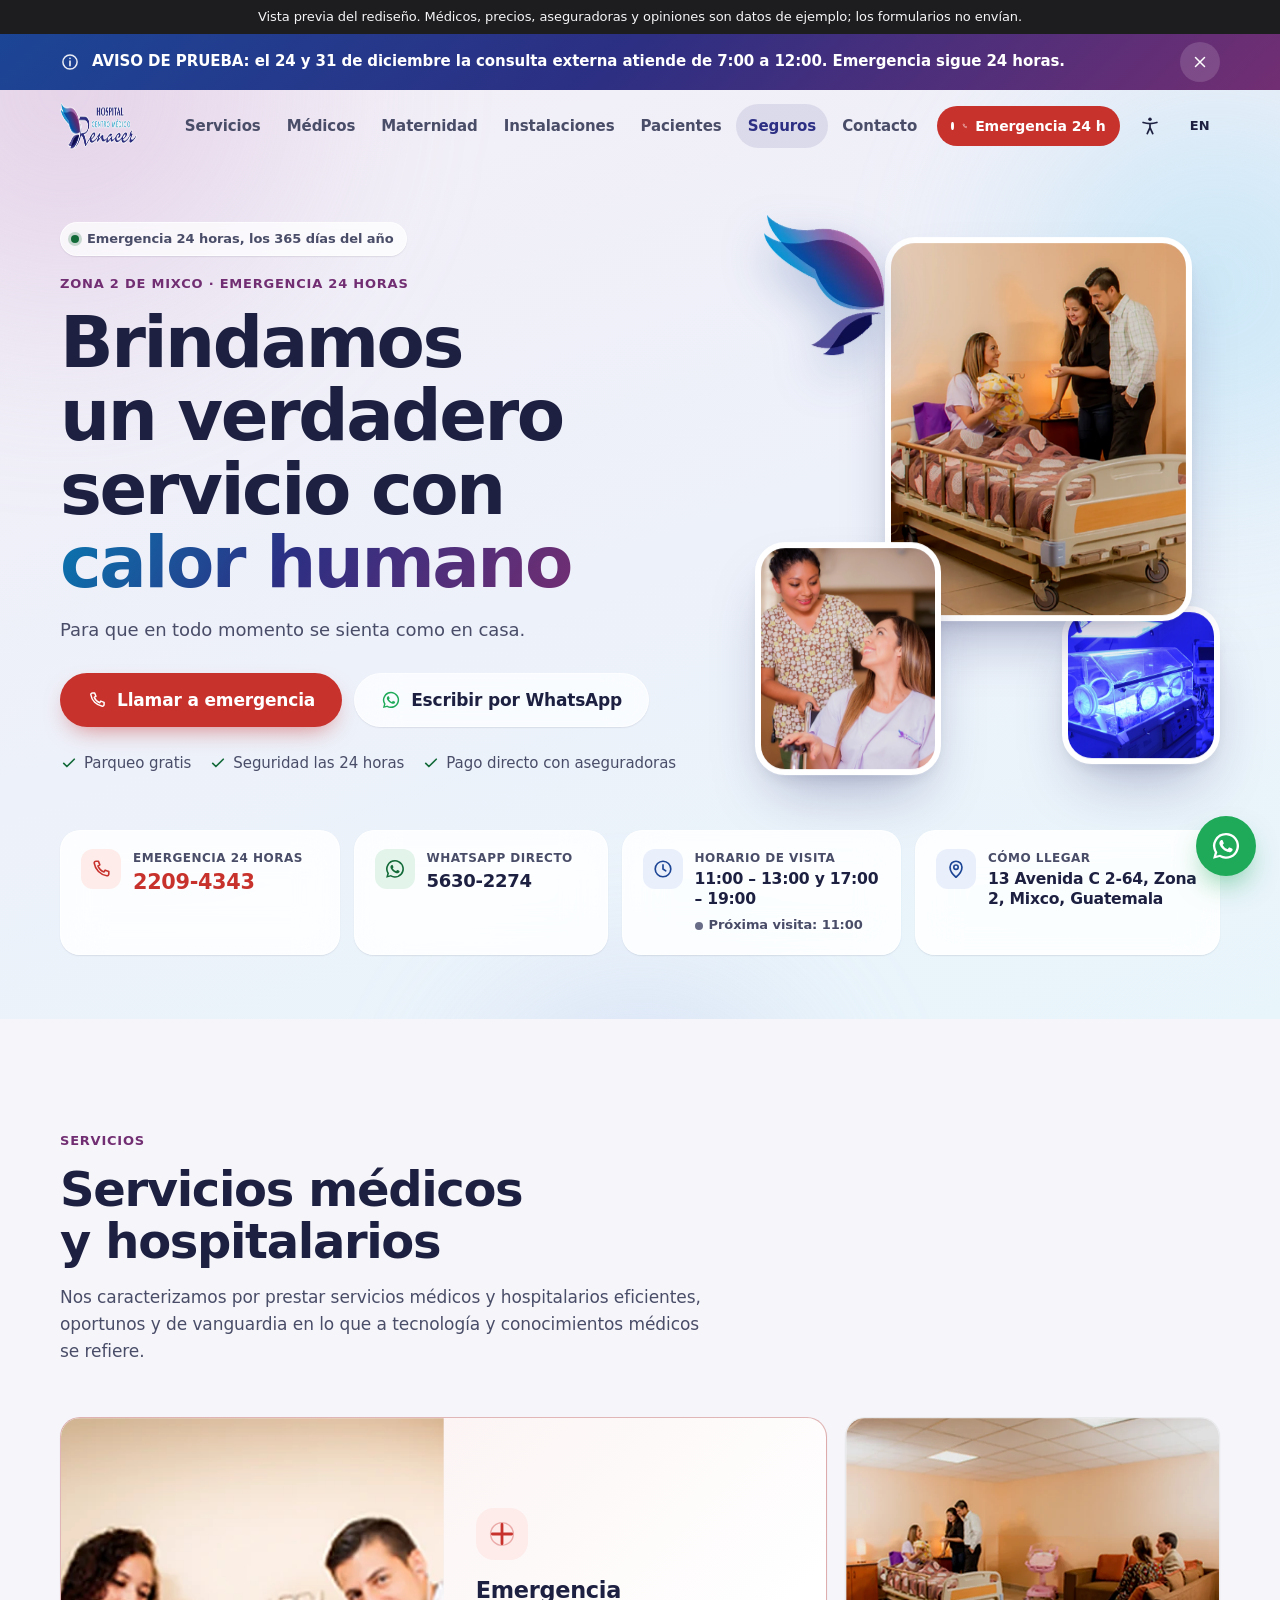
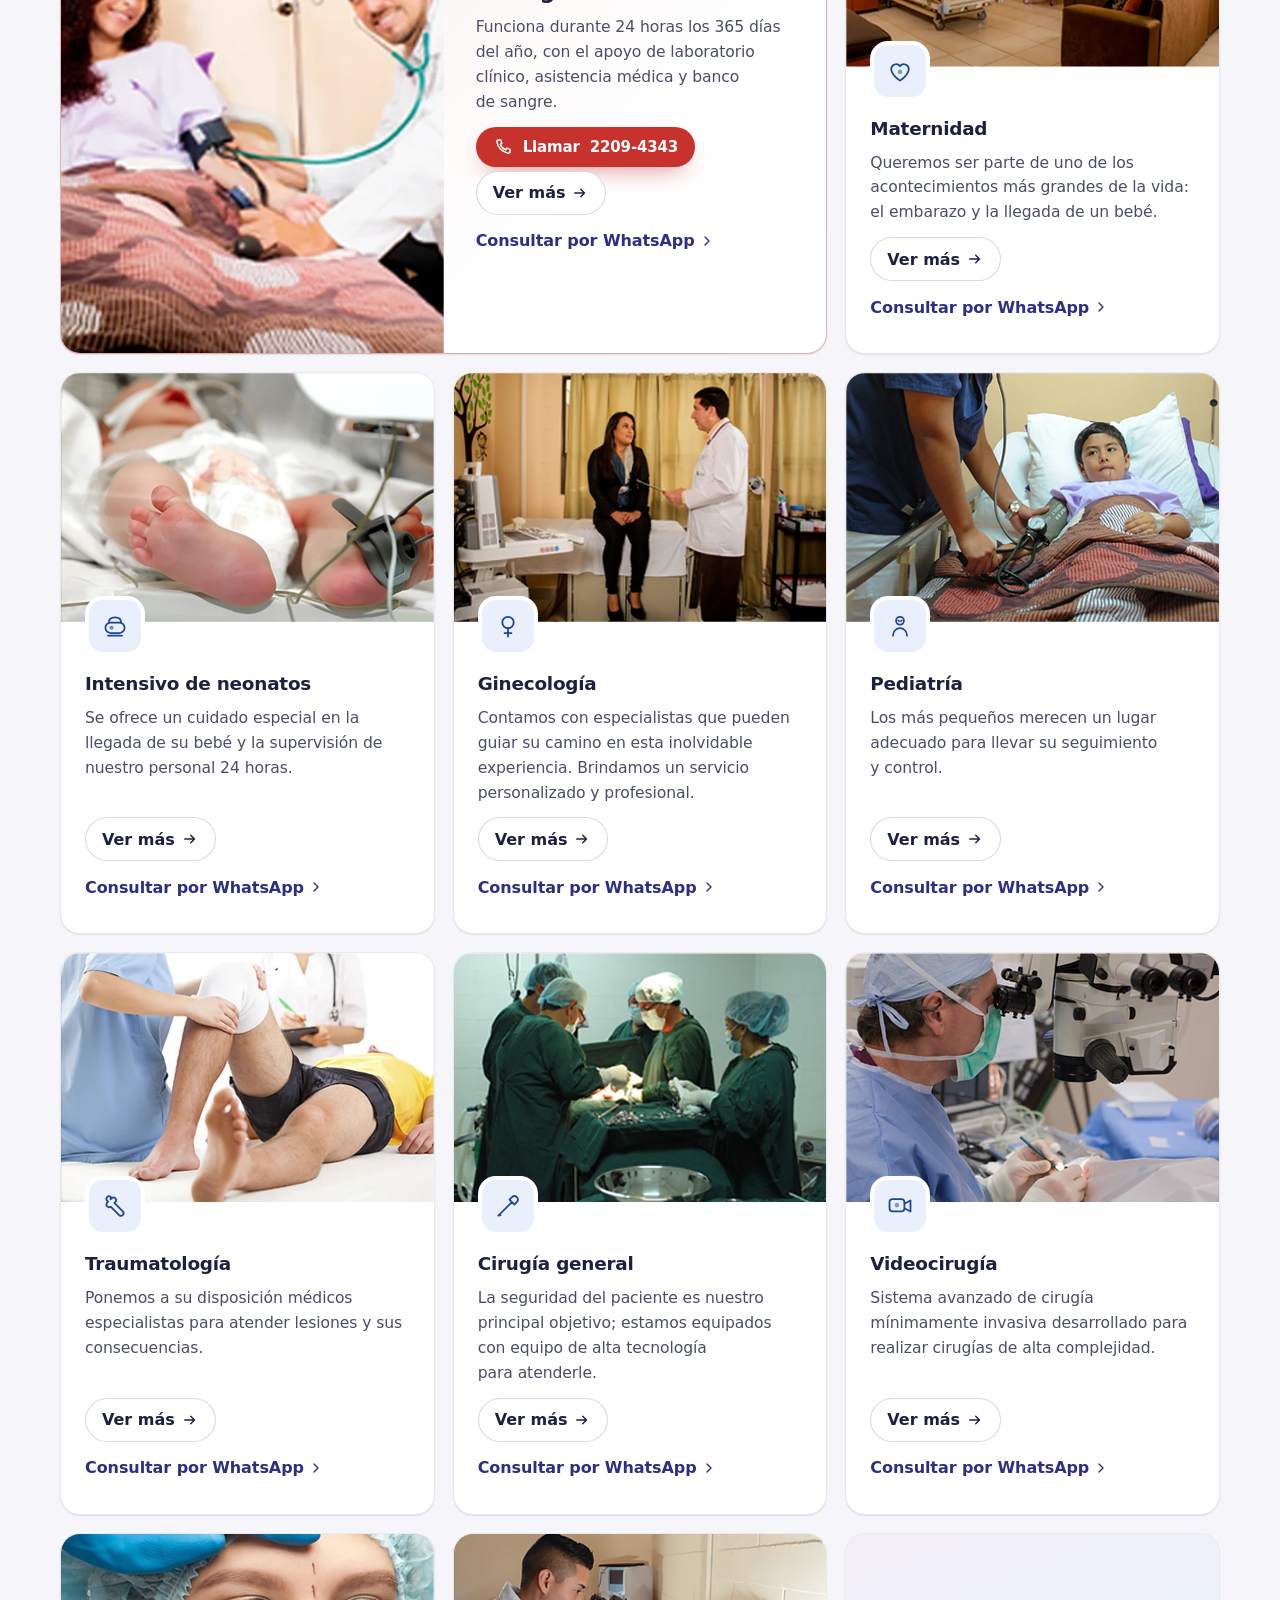
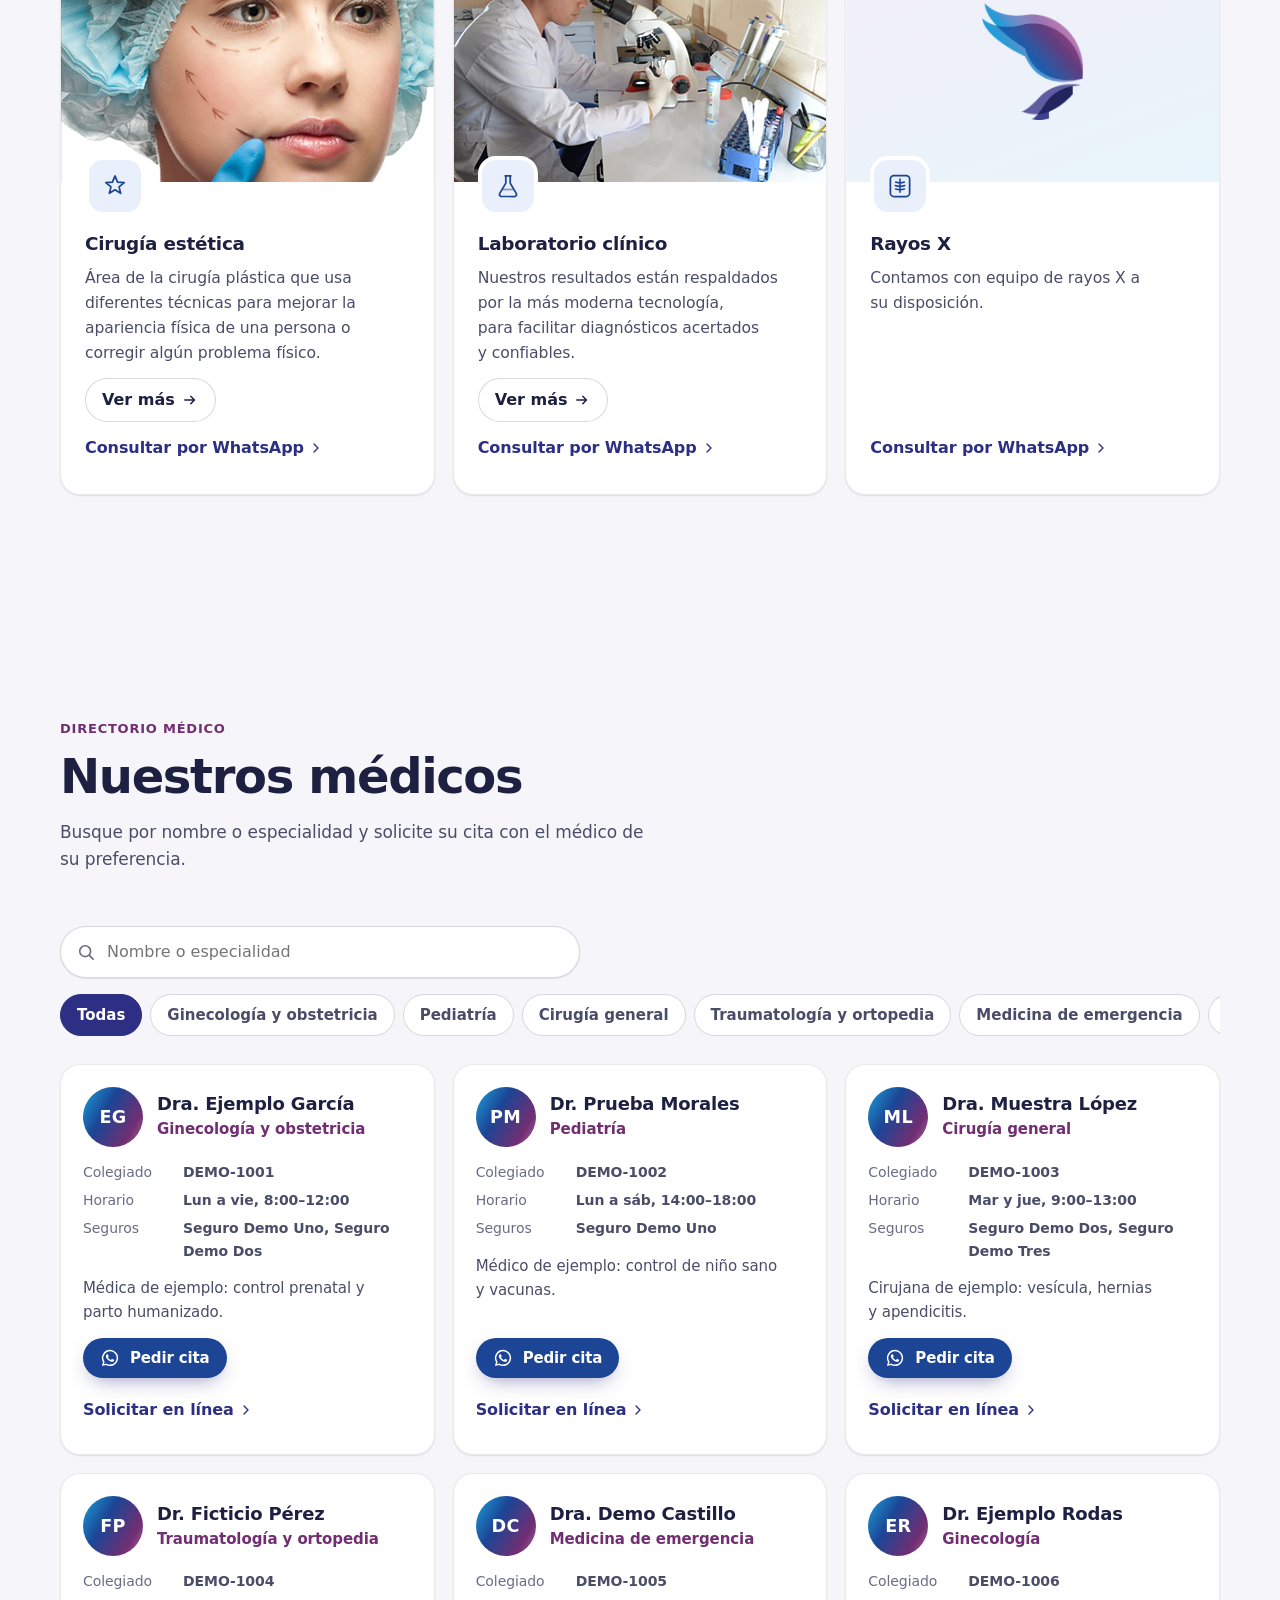
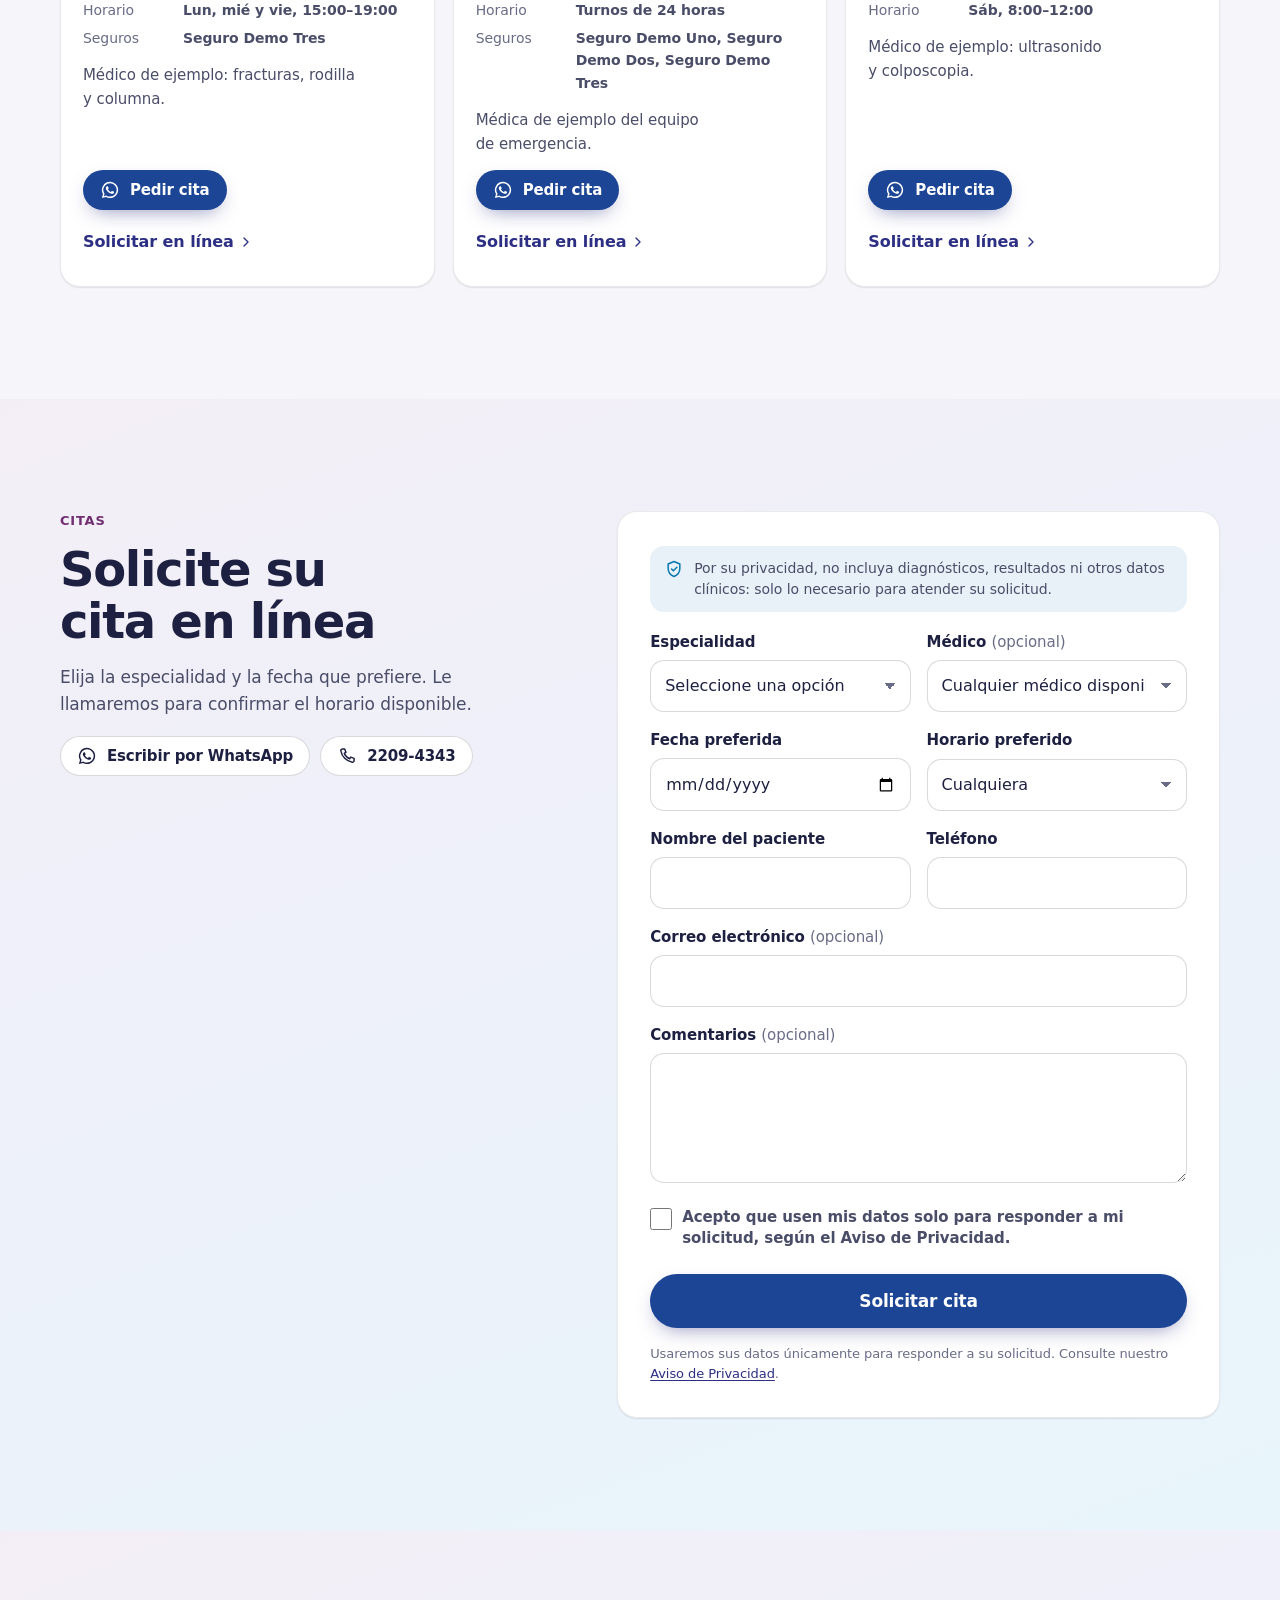
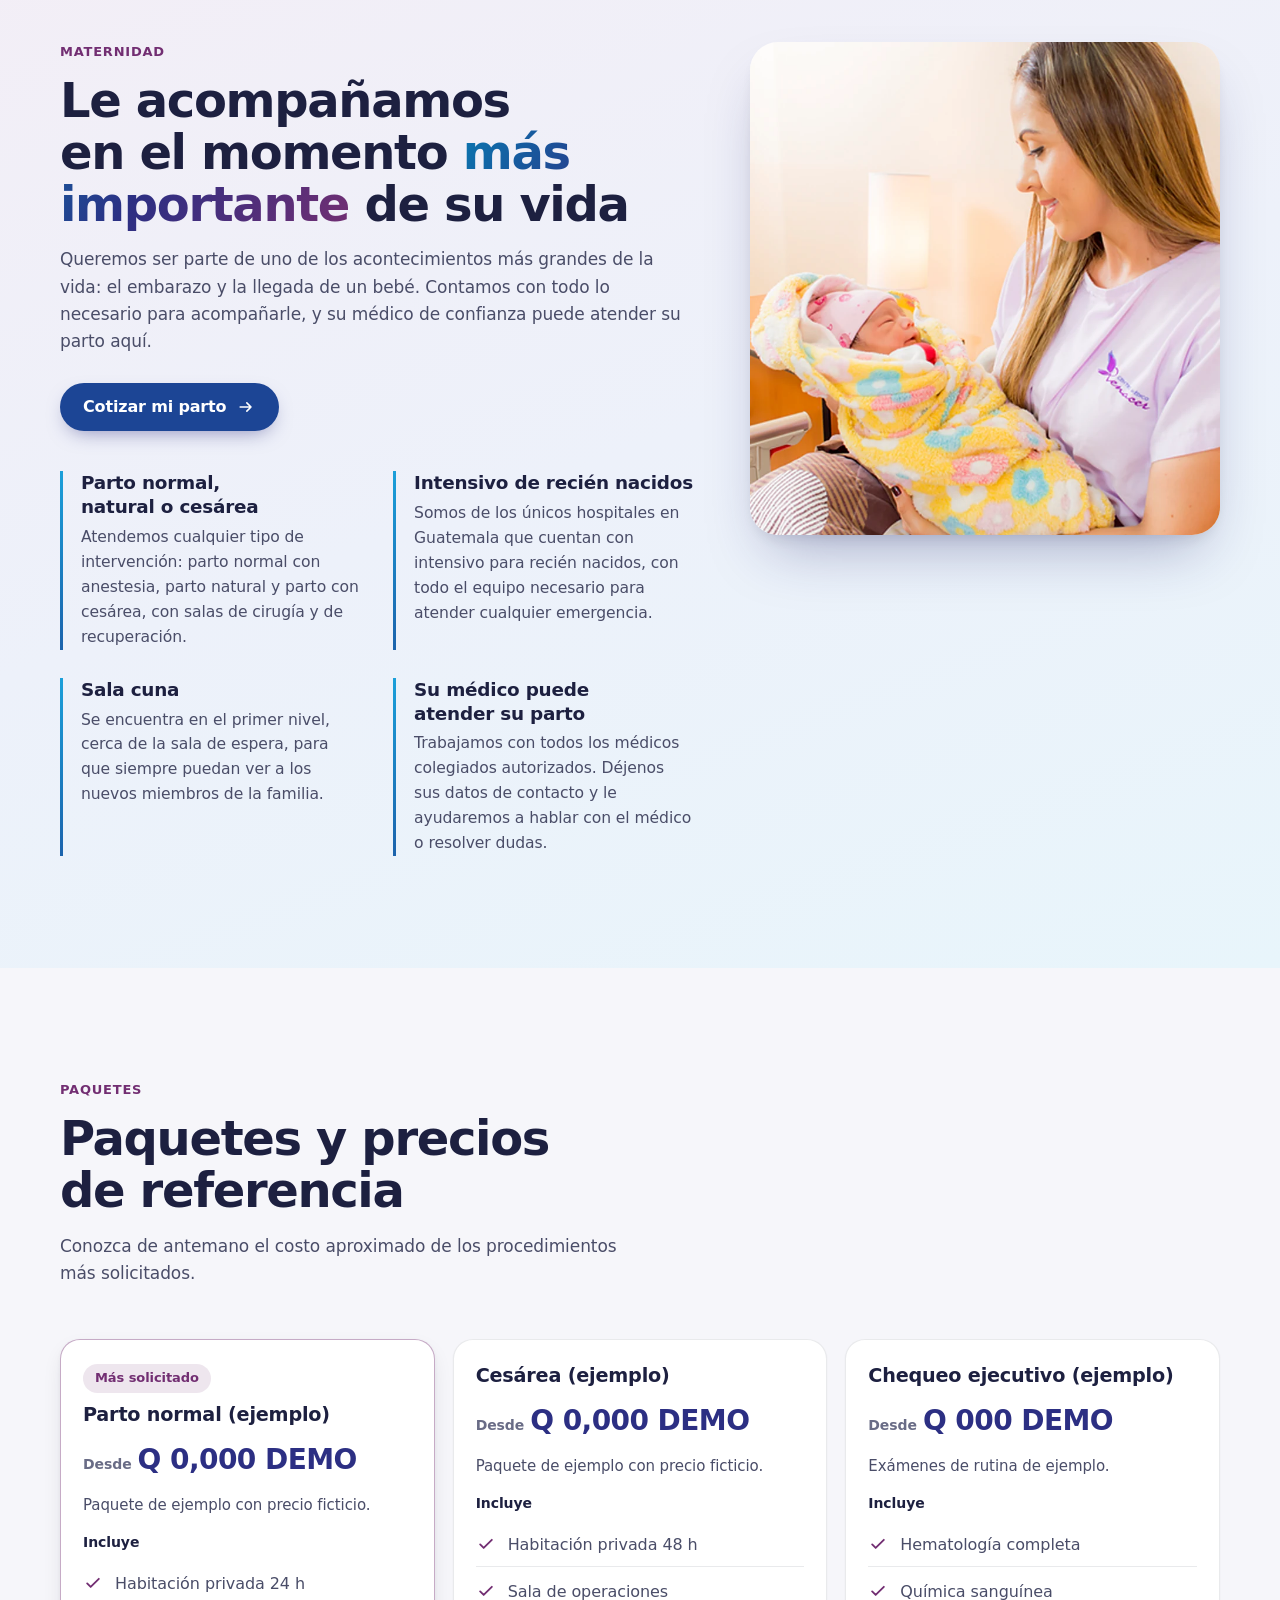
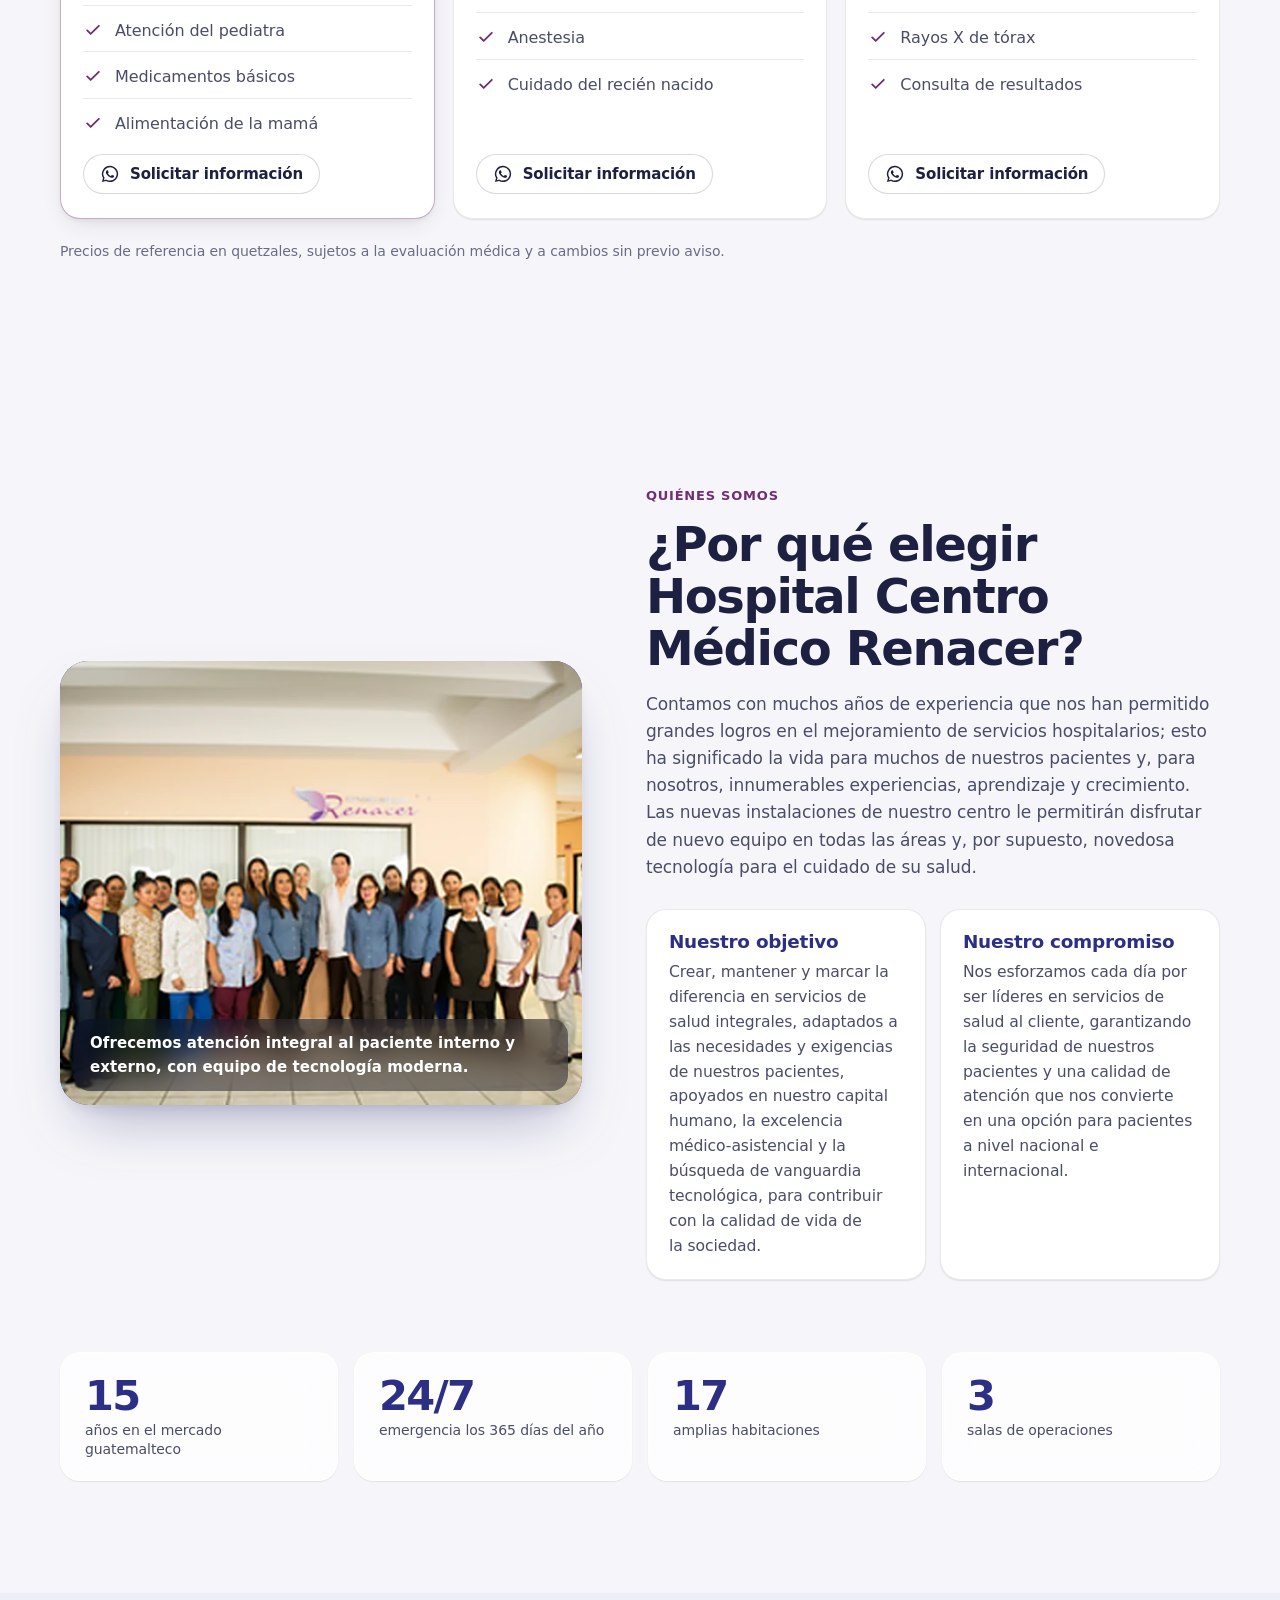
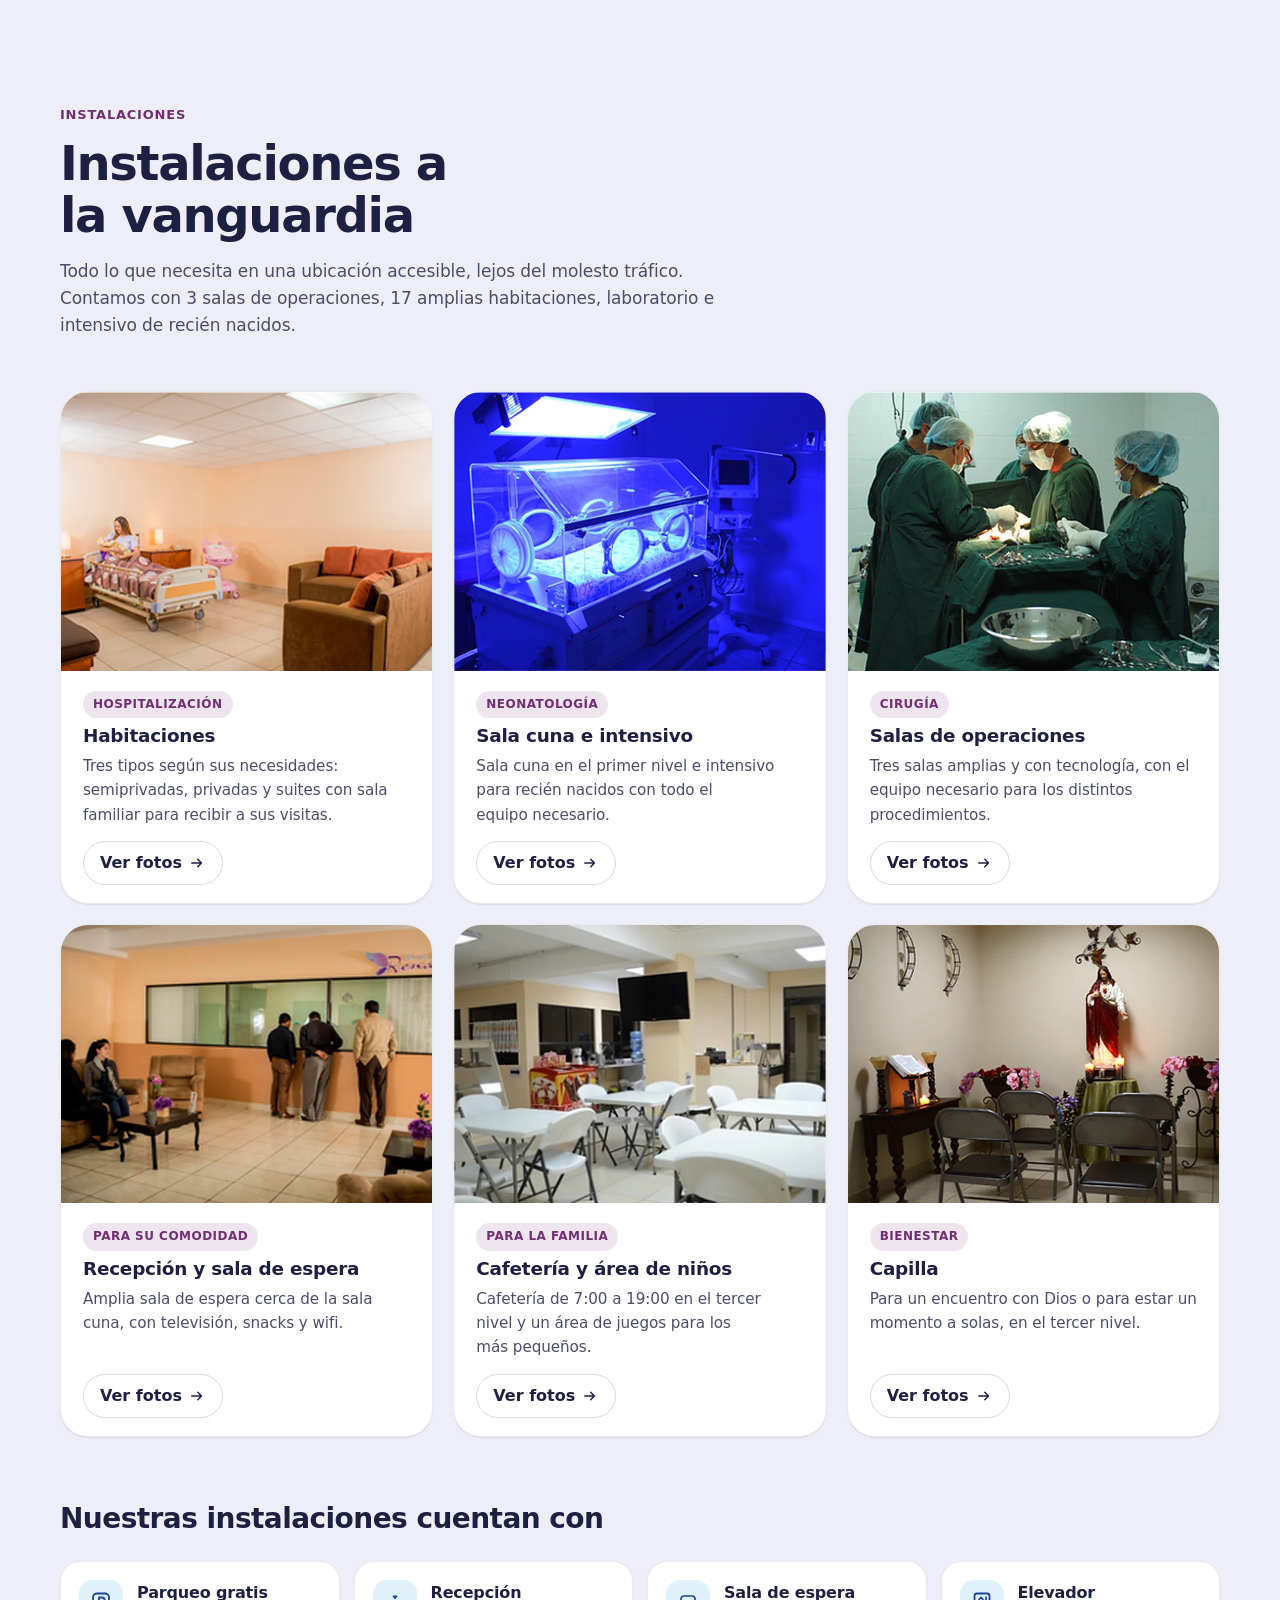
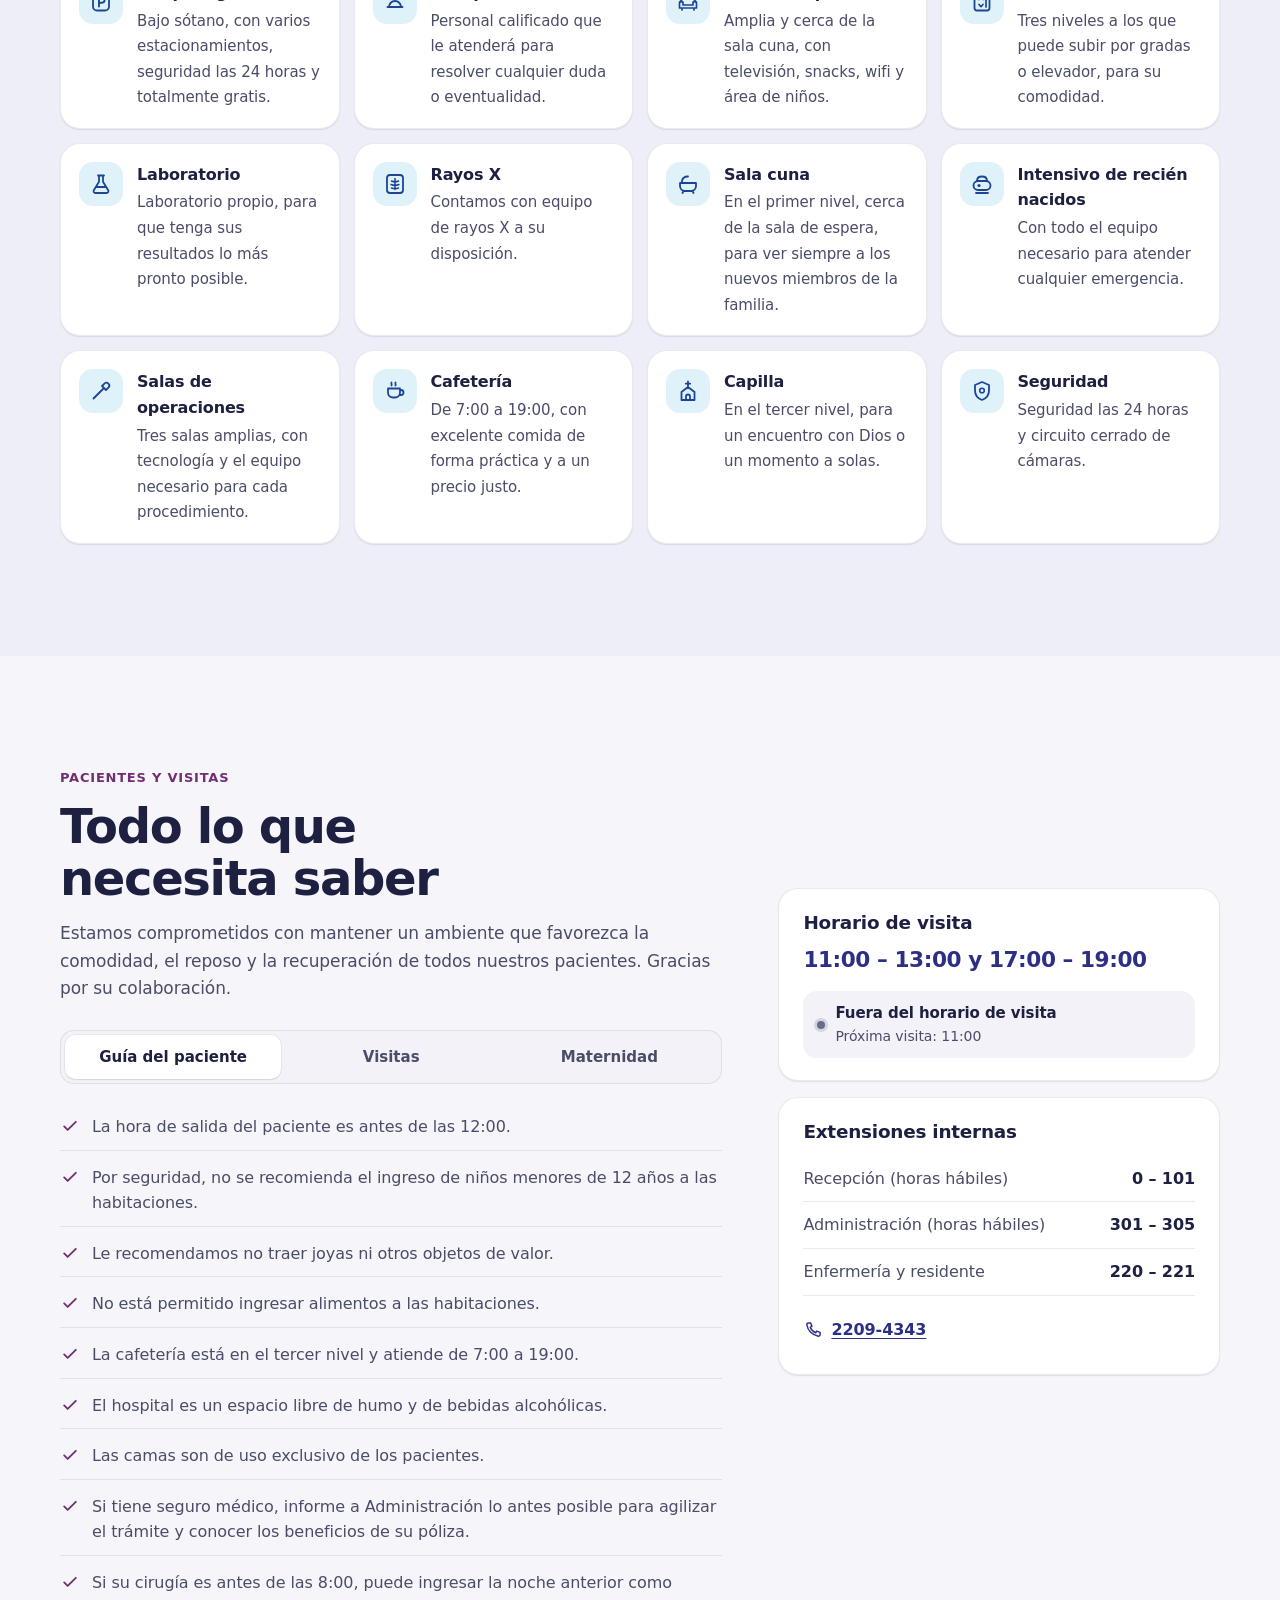
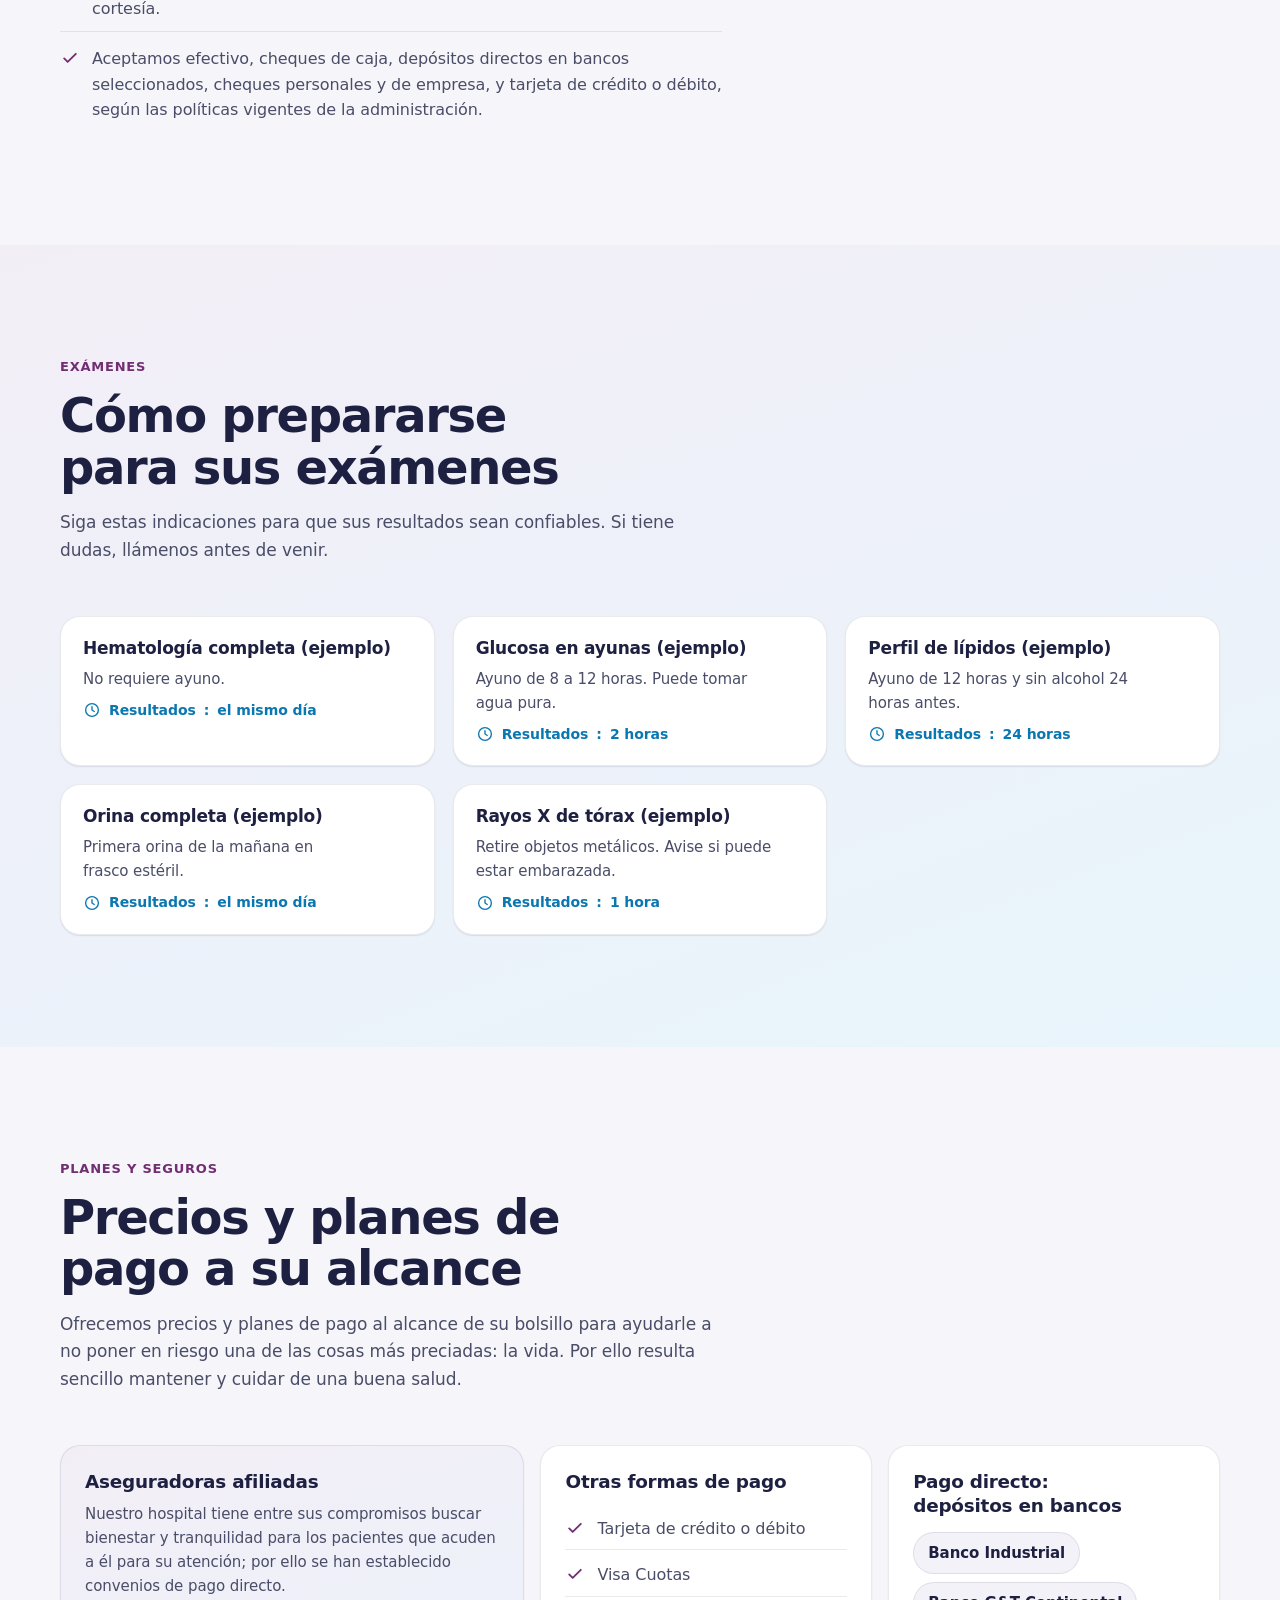
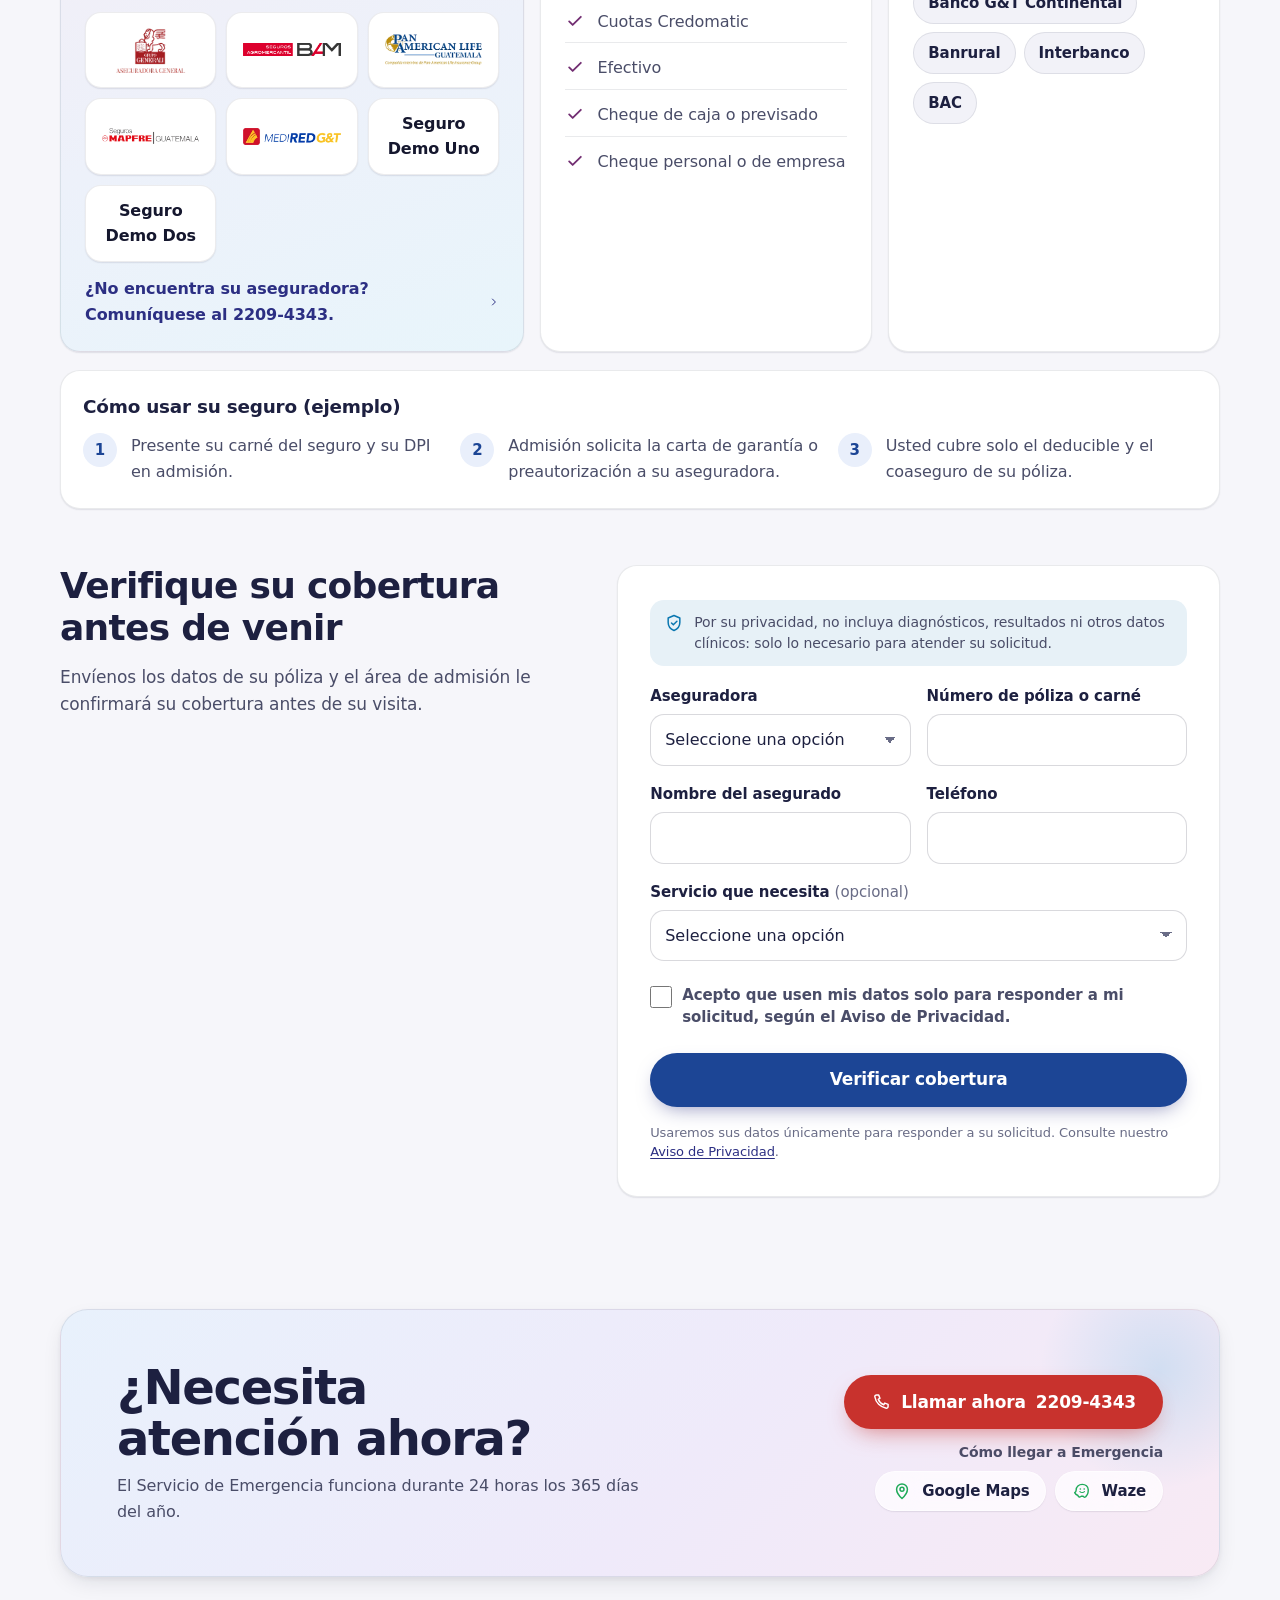
<file: index.html>
<!DOCTYPE html>
<html lang="es-GT" data-wa="50256302274">
<head>
<meta charset="UTF-8">
<title id="pageTitle">Hospital Centro Médico Renacer · Maternidad y emergencia 24 h en Mixco</title>
<meta name="description" content="Hospital en Zona 2 de Mixco: maternidad, intensivo de recién nacidos, cirugía, rayos X y emergencia 24 horas. Parqueo gratis y pago directo con aseguradoras." id="metaDescription">
<meta name="viewport" content="width=device-width, initial-scale=1, viewport-fit=cover">
<meta name="robots" content="noindex, nofollow">
<meta name="theme-color" content="#f7f7fb">
<meta name="color-scheme" content="light">
<link rel="canonical" href="https://cgonzalez2064.github.io/renacer-vista-previa/">

<!-- One URL with a client-side ES/EN toggle (assets/main.js). Crawlers index
     the server-rendered Spanish page; the toggle keeps the DOM in sync. -->
<meta property="og:type" content="website">
<meta property="og:locale" content="es_GT" id="ogLocale">
<meta property="og:site_name" content="Hospital Centro Médico Renacer">
<meta property="og:title" content="Hospital Centro Médico Renacer · Maternidad y emergencia 24 h en Mixco" id="ogTitle">
<meta property="og:description" content="Hospital en Zona 2 de Mixco: maternidad, intensivo de recién nacidos, cirugía, rayos X y emergencia 24 horas. Parqueo gratis y pago directo con aseguradoras." id="ogDescription">
<meta property="og:url" content="https://cgonzalez2064.github.io/renacer-vista-previa/">
<meta property="og:image" content="https://cgonzalez2064.github.io/renacer-vista-previa/assets/og-image.png">
<meta property="og:image:width" content="1200">
<meta property="og:image:height" content="630">
<meta name="twitter:card" content="summary_large_image">
<meta name="twitter:title" content="Hospital Centro Médico Renacer · Maternidad y emergencia 24 h en Mixco" id="twTitle">
<meta name="twitter:description" content="Hospital en Zona 2 de Mixco: maternidad, intensivo de recién nacidos, cirugía, rayos X y emergencia 24 horas. Parqueo gratis y pago directo con aseguradoras." id="twDescription">

<link rel="icon" href="assets/favicon.svg" type="image/svg+xml">
<link rel="icon" href="assets/favicon-32.png" sizes="32x32" type="image/png">
<link rel="apple-touch-icon" href="assets/apple-touch-icon.png">
<link rel="manifest" href="site.webmanifest">

<script src="assets/a11y-boot.js?v=13"></script>
<link rel="stylesheet" href="assets/main.css?v=13">

<script type="application/ld+json">
{
  "@context": "https://schema.org",
  "@type": "Hospital",
  "@id": "https://cgonzalez2064.github.io/renacer-vista-previa/#hospital",
  "name": "Hospital Centro Médico Renacer",
  "alternateName": "Centro Médico Renacer",
  "url": "https://cgonzalez2064.github.io/renacer-vista-previa/",
  "logo": "https://cgonzalez2064.github.io/renacer-vista-previa/assets/img/brand/logo.png",
  "image": "https://cgonzalez2064.github.io/renacer-vista-previa/assets/og-image.png",
  "description": "Hospital en Zona 2 de Mixco: maternidad, intensivo de recién nacidos, cirugía, rayos X y emergencia 24 horas. Parqueo gratis y pago directo con aseguradoras.",
  "telephone": ["+502-2209-4343","+502-5630-2274"],
  "email": "cmedicorenacer@gmail.com",
  "address": {
    "@type": "PostalAddress",
    "streetAddress": "13 Avenida C 2-64, Zona 2",
    "addressLocality": "Mixco, Guatemala",
    "postalCode": "01057",
    "addressRegion": "Guatemala",
    "addressCountry": "GT"
  },
  "openingHoursSpecification": {
    "@type": "OpeningHoursSpecification",
    "dayOfWeek": ["Monday","Tuesday","Wednesday","Thursday","Friday","Saturday","Sunday"],
    "opens": "00:00",
    "closes": "23:59"
  },
  "paymentAccepted": "Efectivo, tarjeta de crédito y débito, cheque; seguros: Aseguradora General, Seguros Agromercantil S.A. BAM, Seguros Panamericana, S.A., Seguros MAPFRE, Seguros G&T, Seguro Demo Uno, Seguro Demo Dos, Seguro Demo Tres",
  "hasOfferCatalog": {"@type":"OfferCatalog","name":"Paquetes","itemListElement":[{"@type":"Offer","name":"Parto normal (ejemplo)","price":"0000","priceCurrency":"GTQ","priceSpecification":{"@type":"PriceSpecification","minPrice":"0000","priceCurrency":"GTQ"}},{"@type":"Offer","name":"Cesárea (ejemplo)","price":"0000","priceCurrency":"GTQ","priceSpecification":{"@type":"PriceSpecification","minPrice":"0000","priceCurrency":"GTQ"}},{"@type":"Offer","name":"Chequeo ejecutivo (ejemplo)","price":"000","priceCurrency":"GTQ","priceSpecification":{"@type":"PriceSpecification","minPrice":"000","priceCurrency":"GTQ"}}]},
  "employee": [{"@type":"Physician","name":"Dra. Ejemplo García","medicalSpecialty":"Ginecología y obstetricia","identifier":{"@type":"PropertyValue","propertyID":"Colegiado","value":"DEMO-1001"},"hospitalAffiliation":{"@id":"https://cgonzalez2064.github.io/renacer-vista-previa/#hospital"}},{"@type":"Physician","name":"Dr. Prueba Morales","medicalSpecialty":"Pediatría","identifier":{"@type":"PropertyValue","propertyID":"Colegiado","value":"DEMO-1002"},"hospitalAffiliation":{"@id":"https://cgonzalez2064.github.io/renacer-vista-previa/#hospital"}},{"@type":"Physician","name":"Dra. Muestra López","medicalSpecialty":"Cirugía general","identifier":{"@type":"PropertyValue","propertyID":"Colegiado","value":"DEMO-1003"},"hospitalAffiliation":{"@id":"https://cgonzalez2064.github.io/renacer-vista-previa/#hospital"}},{"@type":"Physician","name":"Dr. Ficticio Pérez","medicalSpecialty":"Traumatología y ortopedia","identifier":{"@type":"PropertyValue","propertyID":"Colegiado","value":"DEMO-1004"},"hospitalAffiliation":{"@id":"https://cgonzalez2064.github.io/renacer-vista-previa/#hospital"}},{"@type":"Physician","name":"Dra. Demo Castillo","medicalSpecialty":"Medicina de emergencia","identifier":{"@type":"PropertyValue","propertyID":"Colegiado","value":"DEMO-1005"},"hospitalAffiliation":{"@id":"https://cgonzalez2064.github.io/renacer-vista-previa/#hospital"}},{"@type":"Physician","name":"Dr. Ejemplo Rodas","medicalSpecialty":"Ginecología","identifier":{"@type":"PropertyValue","propertyID":"Colegiado","value":"DEMO-1006"},"hospitalAffiliation":{"@id":"https://cgonzalez2064.github.io/renacer-vista-previa/#hospital"}}],
  "aggregateRating": {"@type":"AggregateRating","ratingValue":"4.8","reviewCount":123,"bestRating":"5"},
  "isAcceptedPaymentMethod": ["Cash", "CreditCard", "DebitCard", "Check"],
  "currenciesAccepted": "GTQ",
  "medicalSpecialty": ["Obstetric", "Gynecologic", "Pediatric", "Emergency", "Surgical", "Musculoskeletal", "PlasticSurgery"],
  "availableService": [{"@type":"MedicalProcedure","name":"Emergencia","description":"Funciona durante 24 horas los 365 días del año, con el apoyo de laboratorio clínico, asistencia médica y banco de sangre."},{"@type":"MedicalProcedure","name":"Maternidad","description":"Queremos ser parte de uno de los acontecimientos más grandes de la vida: el embarazo y la llegada de un bebé."},{"@type":"MedicalProcedure","name":"Intensivo de neonatos","description":"Se ofrece un cuidado especial en la llegada de su bebé y la supervisión de nuestro personal 24 horas."},{"@type":"MedicalProcedure","name":"Ginecología","description":"Contamos con especialistas que pueden guiar su camino en esta inolvidable experiencia. Brindamos un servicio personalizado y profesional."},{"@type":"MedicalProcedure","name":"Pediatría","description":"Los más pequeños merecen un lugar adecuado para llevar su seguimiento y control."},{"@type":"MedicalProcedure","name":"Traumatología","description":"Ponemos a su disposición médicos especialistas para atender lesiones y sus consecuencias."},{"@type":"MedicalProcedure","name":"Cirugía general","description":"La seguridad del paciente es nuestro principal objetivo; estamos equipados con equipo de alta tecnología para atenderle."},{"@type":"MedicalProcedure","name":"Videocirugía","description":"Sistema avanzado de cirugía mínimamente invasiva desarrollado para realizar cirugías de alta complejidad."},{"@type":"MedicalProcedure","name":"Cirugía estética","description":"Área de la cirugía plástica que usa diferentes técnicas para mejorar la apariencia física de una persona o corregir algún problema físico."},{"@type":"MedicalProcedure","name":"Laboratorio clínico","description":"Nuestros resultados están respaldados por la más moderna tecnología, para facilitar diagnósticos acertados y confiables."},{"@type":"MedicalProcedure","name":"Rayos X","description":"Contamos con equipo de rayos X a su disposición."}],
  "sameAs": ["https://www.facebook.com/Centro-Medico-Renacer-164916393540116"]
}
</script>
<script type="application/ld+json">
{
  "@context": "https://schema.org",
  "@type": "WebSite",
  "@id": "https://cgonzalez2064.github.io/renacer-vista-previa/#website",
  "url": "https://cgonzalez2064.github.io/renacer-vista-previa/",
  "name": "Hospital Centro Médico Renacer",
  "inLanguage": ["es-GT", "en"],
  "publisher": { "@id": "https://cgonzalez2064.github.io/renacer-vista-previa/#hospital" }
}
</script>
<script type="application/ld+json">
{
  "@context": "https://schema.org",
  "@type": "FAQPage",
  "mainEntity": [{"@type":"Question","name":"¿Mi médico puede atender mi parto en el hospital?","acceptedAnswer":{"@type":"Answer","text":"Por supuesto. Trabajamos con todos los médicos colegiados autorizados. Déjenos sus datos de contacto y le ayudaremos a hablar con el médico o resolver dudas."}},{"@type":"Question","name":"¿Trabajan con seguros?","acceptedAnswer":{"@type":"Answer","text":"Estamos afiliados a una amplia red de aseguradoras nacionales e internacionales; consulte la sección «Planes y seguros». Si no encuentra la suya, comuníquese al teléfono 2209-4343."}},{"@type":"Question","name":"¿Cuál es el precio de un procedimiento de cirugía?","acceptedAnswer":{"@type":"Answer","text":"Cada caso es personalizado, por lo que necesitamos conocer un poco más de su caso para darle una cotización. Lo que podemos garantizarle es una tarifa justa y competitiva por la calidad de servicio que recibe."}},{"@type":"Question","name":"¿Es difícil llegar a las instalaciones del hospital?","acceptedAnswer":{"@type":"Answer","text":"Para nada. Estamos ubicados estratégicamente muy cerca de la Roosevelt, una de las calzadas principales de la ciudad. Nuestro edificio se ve con facilidad y tiene parqueo gratis en su interior. Vea el mapa en la sección Contacto."}}]
}
</script>
</head>
<body><div role="note" style="position:relative;z-index:9999;background:#1d1d1f;color:#f5f5f7;font:13px/1.4 -apple-system,BlinkMacSystemFont,system-ui,sans-serif;text-align:center;padding:8px 16px">Vista previa del rediseño. Médicos, precios, aseguradoras y opiniones son datos de ejemplo; los formularios no envían.</div>
<a class="skip-link" href="#main" data-i18n="skip">Saltar al contenido</a>

<svg class="sprite" aria-hidden="true" focusable="false" xmlns="http://www.w3.org/2000/svg">
  <symbol id="i-phone" viewBox="0 0 24 24"><path d="M6.6 3.5h2.6l1.5 4-2 1.3a11 11 0 0 0 6.5 6.5l1.3-2 4 1.5v2.6a2 2 0 0 1-2.2 2A16.5 16.5 0 0 1 4.6 5.7a2 2 0 0 1 2-2.2z" fill="none" stroke="currentColor" stroke-width="1.8" stroke-linejoin="round"/></symbol>
  <symbol id="i-wa" viewBox="0 0 24 24"><path fill="currentColor" d="M12 2.2A9.7 9.7 0 0 0 3.6 16.8L2.3 21.6l4.9-1.3A9.7 9.7 0 1 0 12 2.2zm0 17.7a8 8 0 0 1-4.1-1.1l-.3-.2-2.9.8.8-2.8-.2-.3A8 8 0 1 1 12 19.9zm4.4-6c-.2-.1-1.4-.7-1.7-.8-.2-.1-.4-.1-.5.1l-.8 1c-.1.2-.3.2-.5.1a6.6 6.6 0 0 1-3.3-2.9c-.2-.4.2-.4.7-1.3.1-.2 0-.3 0-.4l-.8-1.8c-.2-.5-.4-.4-.5-.4h-.5a.9.9 0 0 0-.6.3 2.7 2.7 0 0 0-.9 2c0 1.2.9 2.4 1 2.5.1.2 1.7 2.6 4.2 3.7 1.6.7 2.2.7 3 .6.5-.1 1.4-.6 1.6-1.2.2-.6.2-1.1.1-1.2l-.5-.3z"/></symbol>
  <symbol id="i-pin" viewBox="0 0 24 24"><path d="M12 21s-6.5-5.6-6.5-11a6.5 6.5 0 0 1 13 0c0 5.4-6.5 11-6.5 11z" fill="none" stroke="currentColor" stroke-width="1.8" stroke-linejoin="round"/><circle cx="12" cy="10" r="2.4" fill="none" stroke="currentColor" stroke-width="1.8"/></symbol>
  <symbol id="i-mail" viewBox="0 0 24 24"><rect x="3" y="5" width="18" height="14" rx="3" fill="none" stroke="currentColor" stroke-width="1.8"/><path d="m4 7 8 6 8-6" fill="none" stroke="currentColor" stroke-width="1.8" stroke-linejoin="round"/></symbol>
  <symbol id="i-clock" viewBox="0 0 24 24"><circle cx="12" cy="12" r="8.5" fill="none" stroke="currentColor" stroke-width="1.8"/><path d="M12 7.5V12l3 2" fill="none" stroke="currentColor" stroke-width="1.8" stroke-linecap="round"/></symbol>
  <symbol id="i-check" viewBox="0 0 24 24"><path d="m5 12.5 4.2 4.2L19 7" fill="none" stroke="currentColor" stroke-width="2.2" stroke-linecap="round" stroke-linejoin="round"/></symbol>
  <symbol id="i-arrow" viewBox="0 0 24 24"><path d="M5 12h13m-5-5 5 5-5 5" fill="none" stroke="currentColor" stroke-width="1.9" stroke-linecap="round" stroke-linejoin="round"/></symbol>
  <symbol id="i-chev" viewBox="0 0 24 24"><path d="m9 6 6 6-6 6" fill="none" stroke="currentColor" stroke-width="2" stroke-linecap="round" stroke-linejoin="round"/></symbol>
  <symbol id="i-close" viewBox="0 0 24 24"><path d="M6 6l12 12M18 6 6 18" fill="none" stroke="currentColor" stroke-width="2" stroke-linecap="round"/></symbol>
  <symbol id="i-menu" viewBox="0 0 24 24"><path d="M4 8h16M4 16h16" fill="none" stroke="currentColor" stroke-width="2" stroke-linecap="round"/></symbol>
  <symbol id="i-a11y" viewBox="0 0 24 24"><circle cx="12" cy="4.6" r="1.9" fill="currentColor"/><path d="M4.5 8.2c2.5.8 5 1.2 7.5 1.2s5-.4 7.5-1.2M12 9.4v4.4m0 0-3 6.4m3-6.4 3 6.4" fill="none" stroke="currentColor" stroke-width="1.9" stroke-linecap="round" stroke-linejoin="round"/></symbol>
  <symbol id="i-globe" viewBox="0 0 24 24"><circle cx="12" cy="12" r="8.5" fill="none" stroke="currentColor" stroke-width="1.7"/><path d="M3.5 12h17M12 3.5c2.4 2.4 3.5 5.2 3.5 8.5s-1.1 6.1-3.5 8.5c-2.4-2.4-3.5-5.2-3.5-8.5S9.6 5.9 12 3.5z" fill="none" stroke="currentColor" stroke-width="1.7"/></symbol>
  <symbol id="i-up" viewBox="0 0 24 24"><path d="m6 14 6-6 6 6" fill="none" stroke="currentColor" stroke-width="2" stroke-linecap="round" stroke-linejoin="round"/></symbol>
  <symbol id="i-download" viewBox="0 0 24 24"><path d="M12 4v11m-4.5-4.5L12 15l4.5-4.5M5 19.5h14" fill="none" stroke="currentColor" stroke-width="1.9" stroke-linecap="round" stroke-linejoin="round"/></symbol>
  <symbol id="i-shield" viewBox="0 0 24 24"><path d="M12 3 5 6v5.5c0 4.3 3 8 7 9.5 4-1.5 7-5.2 7-9.5V6z" fill="none" stroke="currentColor" stroke-width="1.8" stroke-linejoin="round"/><path d="m9 12 2.2 2.2L15.5 10" fill="none" stroke="currentColor" stroke-width="1.8" stroke-linecap="round" stroke-linejoin="round"/></symbol>
  <symbol id="i-fb" viewBox="0 0 24 24"><path fill="currentColor" d="M13.5 21v-7.6h2.6l.4-3h-3V8.5c0-.9.2-1.5 1.5-1.5h1.6V4.3a21 21 0 0 0-2.3-.1c-2.3 0-3.9 1.4-3.9 4v2.2H7.8v3h2.6V21z"/></symbol>
  <symbol id="i-ig" viewBox="0 0 24 24"><rect x="3.5" y="3.5" width="17" height="17" rx="5" fill="none" stroke="currentColor" stroke-width="1.8"/><circle cx="12" cy="12" r="4" fill="none" stroke="currentColor" stroke-width="1.8"/><circle cx="17.2" cy="6.8" r="1.1" fill="currentColor"/></symbol>
  <!-- Service icons -->
  <symbol id="s-1" viewBox="0 0 32 32"><path d="M16 5v22M5 16h22" fill="none" stroke="currentColor" stroke-width="3.2" stroke-linecap="round"/><circle cx="16" cy="16" r="13" fill="none" stroke="currentColor" stroke-width="1.6" opacity=".35"/></symbol>
  <symbol id="s-2" viewBox="0 0 32 32"><path d="M16 27s-10-6.2-10-13.2A5.6 5.6 0 0 1 16 10.4a5.6 5.6 0 0 1 10 3.4C26 20.8 16 27 16 27z" fill="none" stroke="currentColor" stroke-width="2" stroke-linejoin="round"/><circle cx="16" cy="17" r="2.6" fill="currentColor" opacity=".5"/></symbol>
  <symbol id="s-3" viewBox="0 0 32 32"><rect x="5" y="12" width="22" height="12" rx="6" fill="none" stroke="currentColor" stroke-width="2"/><circle cx="12" cy="18" r="2.4" fill="currentColor" opacity=".6"/><path d="M9 12c0-3.9 3.1-6 7-6s7 2.1 7 6M8 27h16" fill="none" stroke="currentColor" stroke-width="2" stroke-linecap="round"/></symbol>
  <symbol id="s-4" viewBox="0 0 32 32"><circle cx="16" cy="12" r="6.5" fill="none" stroke="currentColor" stroke-width="2"/><path d="M16 18.5V28m-4-4h8" fill="none" stroke="currentColor" stroke-width="2" stroke-linecap="round"/></symbol>
  <symbol id="s-5" viewBox="0 0 32 32"><circle cx="16" cy="10" r="4.5" fill="none" stroke="currentColor" stroke-width="2"/><path d="M8 27c0-5 3.6-8.5 8-8.5s8 3.5 8 8.5" fill="none" stroke="currentColor" stroke-width="2" stroke-linecap="round"/><path d="M13.8 9.6c.7.6 1.4.8 2.2.8s1.5-.2 2.2-.8" fill="none" stroke="currentColor" stroke-width="1.6" stroke-linecap="round"/></symbol>
  <symbol id="s-6" viewBox="0 0 32 32"><path d="M11 5.5a3 3 0 0 0-4.2 4.2l1.4 1.4-1.4 1.4a3 3 0 0 0 4.2 4.2L21 26.6a3 3 0 0 0 4.2-4.2L15.3 12.5l1.4-1.4a3 3 0 0 0-4.2-4.2L11 8.3z" fill="none" stroke="currentColor" stroke-width="2" stroke-linejoin="round"/></symbol>
  <symbol id="s-7" viewBox="0 0 32 32"><path d="M6 26 20.5 11.5m-2.8-2.8 5.6 5.6 3.2-3.2a4 4 0 0 0-5.6-5.6z" fill="none" stroke="currentColor" stroke-width="2" stroke-linecap="round" stroke-linejoin="round"/><path d="M5 27l2.5-.6" stroke="currentColor" stroke-width="2" stroke-linecap="round"/></symbol>
  <symbol id="s-8" viewBox="0 0 32 32"><rect x="4" y="8" width="17" height="14" rx="3.5" fill="none" stroke="currentColor" stroke-width="2"/><path d="m21 13.5 7-3.8v12.6l-7-3.8" fill="none" stroke="currentColor" stroke-width="2" stroke-linejoin="round"/><circle cx="12.5" cy="15" r="2.6" fill="currentColor" opacity=".5"/></symbol>
  <symbol id="s-9" viewBox="0 0 32 32"><path d="M16 4.5l2.9 7.1 7.6.5-5.9 4.9 1.9 7.4L16 20.3l-6.5 4.1 1.9-7.4-5.9-4.9 7.6-.5z" fill="none" stroke="currentColor" stroke-width="2" stroke-linejoin="round"/></symbol>
  <symbol id="s-10" viewBox="0 0 32 32"><path d="M12 4.5h8M13.5 4.5v8.2L6.6 24.4A2.4 2.4 0 0 0 8.7 28h14.6a2.4 2.4 0 0 0 2.1-3.6L18.5 12.7V4.5" fill="none" stroke="currentColor" stroke-width="2" stroke-linejoin="round"/><path d="M9.8 20h12.4" stroke="currentColor" stroke-width="2" opacity=".5"/></symbol>
  <symbol id="s-11" viewBox="0 0 32 32"><rect x="5" y="4" width="22" height="24" rx="4" fill="none" stroke="currentColor" stroke-width="2"/><path d="M16 8v15M11 11.5c2 .8 3.5 1 5 1s3-.2 5-1M10.5 15.5c2.2.8 3.8 1 5.5 1s3.3-.2 5.5-1M11 19.5c2 .7 3.5.9 5 .9s3-.2 5-.9" fill="none" stroke="currentColor" stroke-width="1.8" stroke-linecap="round"/></symbol>
  <!-- Facilities (amenities) icons -->
  <symbol id="m-1" viewBox="0 0 24 24"><rect x="4" y="3.5" width="16" height="17" rx="4" fill="none" stroke="currentColor" stroke-width="1.8"/><path d="M10 16.5v-9h3a2.6 2.6 0 0 1 0 5.2h-3" fill="none" stroke="currentColor" stroke-width="1.9" stroke-linecap="round" stroke-linejoin="round"/></symbol>
  <symbol id="m-2" viewBox="0 0 24 24"><path d="M4.5 17h15M6 17a6 6 0 0 1 12 0M12 8.2V6.5M10.5 6.5h3" fill="none" stroke="currentColor" stroke-width="1.8" stroke-linecap="round" stroke-linejoin="round"/></symbol>
  <symbol id="m-3" viewBox="0 0 24 24"><path d="M5 12V9a3 3 0 0 1 3-3h8a3 3 0 0 1 3 3v3M3.5 12.5a1.8 1.8 0 0 1 3.5 0V15h10v-2.5a1.8 1.8 0 0 1 3.5 0V18h-17zM6 18v2M18 18v2" fill="none" stroke="currentColor" stroke-width="1.7" stroke-linejoin="round" stroke-linecap="round"/></symbol>
  <symbol id="m-4" viewBox="0 0 24 24"><rect x="4.5" y="3.5" width="15" height="17" rx="2.5" fill="none" stroke="currentColor" stroke-width="1.8"/><path d="m9 9.5 2-2.2 2 2.2M9 14.5l2 2.2 2-2.2M16 7v10" fill="none" stroke="currentColor" stroke-width="1.7" stroke-linecap="round" stroke-linejoin="round"/></symbol>
  <symbol id="m-5" viewBox="0 0 24 24"><path d="M9 3.5h6M10 3.5v6.2L4.8 18.3A1.8 1.8 0 0 0 6.4 21h11.2a1.8 1.8 0 0 0 1.6-2.7L14 9.7V3.5M7.4 15h9.2" fill="none" stroke="currentColor" stroke-width="1.8" stroke-linejoin="round" stroke-linecap="round"/></symbol>
  <symbol id="m-6" viewBox="0 0 24 24"><rect x="4" y="3" width="16" height="18" rx="3" fill="none" stroke="currentColor" stroke-width="1.8"/><path d="M12 6.5v11M8.5 9c1.3.6 2.3.8 3.5.8s2.2-.2 3.5-.8M8 12.5c1.4.6 2.5.8 4 .8s2.6-.2 4-.8M8.5 16c1.3.5 2.3.7 3.5.7s2.2-.2 3.5-.7" fill="none" stroke="currentColor" stroke-width="1.5" stroke-linecap="round"/></symbol>
  <symbol id="m-7" viewBox="0 0 24 24"><path d="M4 11h16v3a5 5 0 0 1-5 5H9a5 5 0 0 1-5-5zM6 11V8.5a6 6 0 0 1 6-4M7.5 19l-1 2M16.5 19l1 2" fill="none" stroke="currentColor" stroke-width="1.8" stroke-linecap="round" stroke-linejoin="round"/></symbol>
  <symbol id="m-8" viewBox="0 0 24 24"><rect x="3.5" y="9" width="17" height="9" rx="4.5" fill="none" stroke="currentColor" stroke-width="1.8"/><path d="M7 9c0-3 2.2-4.5 5-4.5s5 1.5 5 4.5M6 21h12" fill="none" stroke="currentColor" stroke-width="1.8" stroke-linecap="round"/><circle cx="9" cy="13.5" r="1.6" fill="currentColor"/></symbol>
  <symbol id="m-9" viewBox="0 0 24 24"><path d="M4.5 19.5 15 9m-2-2 4 4 2.4-2.4a2.8 2.8 0 0 0-4-4z" fill="none" stroke="currentColor" stroke-width="1.8" stroke-linecap="round" stroke-linejoin="round"/></symbol>
  <symbol id="m-10" viewBox="0 0 24 24"><path d="M5 9.5h12v4a5 5 0 0 1-5 5H10a5 5 0 0 1-5-5zM17 11h1a2.5 2.5 0 0 1 0 5h-1.5M8.5 3.5c-.7 1 .7 1.8 0 3M12.5 3.5c-.7 1 .7 1.8 0 3" fill="none" stroke="currentColor" stroke-width="1.8" stroke-linecap="round" stroke-linejoin="round"/></symbol>
  <symbol id="m-11" viewBox="0 0 24 24"><path d="M12 2.5v5M9.8 4.7h4.4M5.5 21v-8l6.5-5 6.5 5v8zM10 21v-3.5a2 2 0 0 1 4 0V21" fill="none" stroke="currentColor" stroke-width="1.8" stroke-linecap="round" stroke-linejoin="round"/></symbol>
  <symbol id="m-12" viewBox="0 0 24 24"><path d="M12 3 5 6v5.5c0 4.3 3 8 7 9.5 4-1.5 7-5.2 7-9.5V6z" fill="none" stroke="currentColor" stroke-width="1.8" stroke-linejoin="round"/><circle cx="12" cy="11.5" r="2.3" fill="none" stroke="currentColor" stroke-width="1.6"/></symbol>
  <symbol id="i-waze" viewBox="0 0 24 24"><path d="M19.5 10.5c0-4.1-3.4-6.5-7.2-6.5-4.2 0-7.3 3-7.3 6.8 0 1.6-.6 2.6-1.8 3.2.8 1.6 2.3 2.8 4 3.4a2 2 0 0 0 3.7.9h2.6a2 2 0 0 0 3.8-.8c1.5-1 2.2-3.3 2.2-7z" fill="none" stroke="currentColor" stroke-width="1.7" stroke-linejoin="round"/><circle cx="10" cy="9.6" r="1" fill="currentColor"/><circle cx="14.6" cy="9.6" r="1" fill="currentColor"/><path d="M9.5 12.8c1.4 1.3 4 1.3 5.4 0" fill="none" stroke="currentColor" stroke-width="1.5" stroke-linecap="round"/></symbol>
  <symbol id="i-person" viewBox="0 0 24 24"><circle cx="12" cy="8" r="3.6" fill="none" stroke="currentColor" stroke-width="1.8"/><path d="M5 20c.6-3.8 3.4-6 7-6s6.4 2.2 7 6" fill="none" stroke="currentColor" stroke-width="1.8" stroke-linecap="round"/></symbol>
  <symbol id="i-map" viewBox="0 0 24 24"><path d="m3.5 6.5 5.5-2 6 2 5.5-2v13l-5.5 2-6-2-5.5 2zM9 4.5v13M15 6.5v13" fill="none" stroke="currentColor" stroke-width="1.7" stroke-linejoin="round"/></symbol>
  <symbol id="a-bed" viewBox="0 0 32 32"><path d="M4 8v18M4 21h24v5M4 16h9.5v5M13.5 14.5h10a4.5 4.5 0 0 1 4.5 4.5v2" fill="none" stroke="currentColor" stroke-width="2" stroke-linecap="round" stroke-linejoin="round"/><circle cx="9" cy="12.5" r="2.6" fill="none" stroke="currentColor" stroke-width="2"/></symbol>
  <symbol id="a-cup" viewBox="0 0 32 32"><path d="M6 12h17v6a7 7 0 0 1-7 7h-3a7 7 0 0 1-7-7zM23 14h1.5a3.5 3.5 0 0 1 0 7H22M11 4.5c-1 1.5 1 2.5 0 4M16 4.5c-1 1.5 1 2.5 0 4" fill="none" stroke="currentColor" stroke-width="2" stroke-linecap="round" stroke-linejoin="round"/></symbol>
  <symbol id="a-chapel" viewBox="0 0 32 32"><path d="M16 3v7M13 6h6M7 28V17l9-7 9 7v11zM13 28v-5a3 3 0 0 1 6 0v5" fill="none" stroke="currentColor" stroke-width="2" stroke-linecap="round" stroke-linejoin="round"/></symbol>
  <symbol id="i-search" viewBox="0 0 24 24"><circle cx="11" cy="11" r="6.5" fill="none" stroke="currentColor" stroke-width="1.9"/><path d="m16 16 4.5 4.5" fill="none" stroke="currentColor" stroke-width="1.9" stroke-linecap="round"/></symbol>
  <symbol id="i-alert" viewBox="0 0 16 16"><path fill="currentColor" d="M7.938 2.016A.13.13 0 0 1 8.002 2a.13.13 0 0 1 .063.016.15.15 0 0 1 .054.057l6.857 11.667c.036.06.035.124.002.183a.2.2 0 0 1-.054.06.1.1 0 0 1-.066.017H1.146a.1.1 0 0 1-.066-.017.2.2 0 0 1-.054-.06.18.18 0 0 1 .002-.183L7.884 2.073a.15.15 0 0 1 .054-.057m1.044-.45a1.13 1.13 0 0 0-1.96 0L.165 13.233c-.457.778.091 1.767.98 1.767h13.713c.889 0 1.438-.99.98-1.767z"/><path fill="currentColor" d="M7.002 12a1 1 0 1 1 2 0 1 1 0 0 1-2 0M7.1 5.995a.905.905 0 1 1 1.8 0l-.35 3.507a.552.552 0 0 1-1.1 0z"/></symbol>
  <symbol id="i-info" viewBox="0 0 24 24"><circle cx="12" cy="12" r="8.5" fill="none" stroke="currentColor" stroke-width="1.8"/><path d="M12 11v5.5M12 7.6v.1" fill="none" stroke="currentColor" stroke-width="2" stroke-linecap="round"/></symbol>
  <symbol id="i-star" viewBox="0 0 24 24"><path fill="currentColor" d="m12 3.2 2.6 5.5 6 .8-4.4 4.1 1.1 5.9L12 16.6l-5.3 2.9 1.1-5.9-4.4-4.1 6-.8z"/></symbol>
</svg>

<div class="site-notice" id="siteNotice" role="region" data-until="2026-12-31" data-i18n-attr="aria-label:notice.label" aria-label="Aviso">
  <div class="container site-notice-inner">
    <svg aria-hidden="true"><use href="#i-info"/></svg>
    <p data-i18n="notice.text">AVISO DE PRUEBA: el 24 y 31 de diciembre la consulta externa atiende de 7:00 a 12:00. Emergencia sigue 24 horas.</p>
    <button type="button" class="notice-close" id="noticeClose" data-i18n-attr="aria-label:notice.close" aria-label="Cerrar aviso"><svg aria-hidden="true"><use href="#i-close"/></svg></button>
  </div>
</div>
<header class="site-header" id="siteHeader">
  <div class="container header-inner">
    <a class="brand" href="#inicio" data-i18n-attr="aria-label:brand.aria" aria-label="Hospital Centro Médico Renacer, ir al inicio">
      <picture class="brand-logo"><img src="assets/img/brand/logo.webp" width="392" height="120" alt="Hospital Centro Médico Renacer"></picture>
    </a>
    <nav class="nav-desktop" aria-label="Principal">
      <a href="#servicios" data-i18n="nav.services">Servicios</a>
      <a href="#medicos" data-i18n="nav.doctors">Médicos</a>
      <a href="#maternidad" data-i18n="nav.maternity">Maternidad</a>
      <a href="#instalaciones" data-i18n="nav.facilities">Instalaciones</a>
      <a href="#pacientes" data-i18n="nav.patients">Pacientes</a>
      <a href="#seguros" data-i18n="nav.insurance">Seguros</a>
      <a href="#contacto" data-i18n="nav.contact">Contacto</a>
    </nav>
    <div class="header-actions">
      <a class="pill pill-emergency" href="tel:+50222094343" data-i18n-attr="aria-label:hero.cta1" aria-label="Llamar a emergencia"><span class="pulse" aria-hidden="true"></span><svg aria-hidden="true"><use href="#i-phone"/></svg><span data-i18n="nav.emergency">Emergencia 24 h</span></a>
      <button type="button" class="icon-btn" id="a11yToggle" aria-haspopup="dialog" aria-expanded="false" aria-controls="a11yPanel" data-i18n-attr="aria-label:a11y.open_aria" aria-label="Opciones de accesibilidad"><svg aria-hidden="true"><use href="#i-a11y"/></svg></button>
      <button type="button" class="icon-btn lang-btn" id="langToggle" data-lang-toggle data-i18n-attr="aria-label:lang.toggle_aria" aria-label="Cambiar idioma a inglés"><svg aria-hidden="true"><use href="#i-globe"/></svg><span>EN</span></button>
      <button type="button" class="icon-btn menu-btn" id="menuToggle" aria-haspopup="dialog" aria-expanded="false" aria-controls="mobileNav" data-i18n-attr="aria-label:menu.open_aria" aria-label="Abrir menú"><svg aria-hidden="true"><use href="#i-menu"/></svg></button>
    </div>
  </div>
</header>

<dialog class="sheet sheet-side" id="mobileNav" data-i18n-attr="aria-label:mobilenav.aria" aria-label="Menú principal">
  <div class="sheet-head">
    <span class="brand brand-sm"><picture class="brand-logo"><img src="assets/img/brand/logo.webp" width="392" height="120" alt=""></picture></span>
    <button type="button" class="icon-btn" data-close data-i18n-attr="aria-label:menu.close_aria" aria-label="Cerrar menú"><svg aria-hidden="true"><use href="#i-close"/></svg></button>
  </div>
  <nav class="mobile-links">
    <a href="#servicios" data-i18n="nav.services">Servicios</a>
    <a href="#medicos" data-i18n="nav.doctors">Médicos</a>
    <a href="#maternidad" data-i18n="nav.maternity">Maternidad</a>
    <a href="#instalaciones" data-i18n="nav.facilities">Instalaciones</a>
    <a href="#pacientes" data-i18n="nav.patients">Pacientes</a>
    <a href="#seguros" data-i18n="nav.insurance">Seguros</a>
    <a href="#faq" data-i18n="faq.eyebrow">Pacientes</a>
    <a href="#contacto" data-i18n="nav.contact">Contacto</a>
  </nav>
  <div class="sheet-foot">
    <button type="button" class="btn btn-ghost btn-block lang-sheet" data-lang-toggle data-i18n-attr="aria-label:lang.toggle_aria" aria-label="Cambiar idioma a inglés"><svg aria-hidden="true"><use href="#i-globe"/></svg><span data-i18n="lang.switch_to">English</span></button>
    <a class="btn btn-emergency btn-block" href="tel:+50222094343"><svg aria-hidden="true"><use href="#i-phone"/></svg><span data-i18n="hero.cta1">Llamar a emergencia</span></a>
    <a class="btn btn-ghost btn-block" data-wa="" href="https://wa.me/50256302274?text=Hola%2C%20quisiera%20informaci%C3%B3n%20sobre%20los%20servicios%20del%20Hospital%20Centro%20M%C3%A9dico%20Renacer." target="_blank" rel="noopener noreferrer"><svg aria-hidden="true"><use href="#i-wa"/></svg><span data-i18n="hero.cta2">Escribir por WhatsApp</span></a>
  </div>
</dialog>

<dialog class="sheet sheet-pop" id="a11yPanel" aria-labelledby="a11yTitle">
  <div class="sheet-head">
    <h2 id="a11yTitle" data-i18n="a11y.title">Accesibilidad</h2>
    <button type="button" class="link-btn" data-close data-i18n="a11y.close">Listo</button>
  </div>
  <p class="muted small" data-i18n="a11y.desc">Ajuste el sitio a su comodidad. Sus preferencias se guardan en este dispositivo.</p>
  <div class="a11y-row">
    <span id="a11ySizeLabel" data-i18n="a11y.text_size">Tamaño del texto</span>
    <div class="segmented" role="group" aria-labelledby="a11ySizeLabel">
      <button type="button" data-text-size="0" aria-pressed="true" data-i18n-attr="aria-label:a11y.size_small" aria-label="Texto normal">A</button>
      <button type="button" data-text-size="1" aria-pressed="false" data-i18n-attr="aria-label:a11y.size_medium" aria-label="Texto grande"><span class="a-md">A</span></button>
      <button type="button" data-text-size="2" aria-pressed="false" data-i18n-attr="aria-label:a11y.size_large" aria-label="Texto muy grande"><span class="a-lg">A</span></button>
    </div>
  </div>
  <button type="button" class="a11y-row switch-row" role="switch" aria-checked="false" data-a11y="contrast"><span data-i18n="a11y.contrast">Alto contraste</span><span class="switch" aria-hidden="true"></span></button>
  <button type="button" class="a11y-row switch-row" role="switch" aria-checked="false" data-a11y="motion"><span data-i18n="a11y.motion">Reducir animaciones</span><span class="switch" aria-hidden="true"></span></button>
  <button type="button" class="a11y-row switch-row" role="switch" aria-checked="false" data-a11y="links"><span data-i18n="a11y.links">Subrayar enlaces</span><span class="switch" aria-hidden="true"></span></button>
  <button type="button" class="a11y-row switch-row" role="switch" aria-checked="false" data-a11y="spacing"><span data-i18n="a11y.spacing">Texto más espaciado</span><span class="switch" aria-hidden="true"></span></button>
  <button type="button" class="btn btn-ghost btn-block" id="a11yReset" data-i18n="a11y.reset">Restablecer</button>
</dialog>

<main id="main">

  <!-- ======================== HERO ======================== -->
  <section id="inicio" class="hero" tabindex="-1">
    <div class="hero-bg" aria-hidden="true"><span class="orb orb-a"></span><span class="orb orb-b"></span><span class="orb orb-c"></span></div>
    <div class="container hero-grid">
      <div class="hero-copy">
        <p class="status-chip"><span class="dot" aria-hidden="true"></span><span data-i18n="hero.status">Emergencia 24 horas, los 365 días del año</span></p>
        <p class="eyebrow" data-i18n="hero.eyebrow">Zona 2 de Mixco · Emergencia 24 horas</p>
        <h1 data-i18n="hero.title">Brindamos un verdadero servicio con <em>calor humano</em></h1>
        <p class="lead" data-i18n="hero.desc">Para que en todo momento se sienta como en casa.</p>
        <div class="hero-ctas">
          <a class="btn btn-emergency btn-lg" href="tel:+50222094343"><svg aria-hidden="true"><use href="#i-phone"/></svg><span data-i18n="hero.cta1">Llamar a emergencia</span></a>
          <a class="btn btn-glass btn-lg" data-wa="" href="https://wa.me/50256302274?text=Hola%2C%20quisiera%20informaci%C3%B3n%20sobre%20los%20servicios%20del%20Hospital%20Centro%20M%C3%A9dico%20Renacer." target="_blank" rel="noopener noreferrer"><svg aria-hidden="true"><use href="#i-wa"/></svg><span data-i18n="hero.cta2">Escribir por WhatsApp</span></a>
        </div>
        <ul class="badges">
          <li><svg aria-hidden="true"><use href="#i-check"/></svg><span data-i18n="hero.badge1">Parqueo gratis</span></li>
          <li><svg aria-hidden="true"><use href="#i-check"/></svg><span data-i18n="hero.badge2">Seguridad las 24 horas</span></li>
          <li><svg aria-hidden="true"><use href="#i-check"/></svg><span data-i18n="hero.badge3">Pago directo con aseguradoras</span></li>
        </ul>
      </div>
      <div class="hero-art" data-parallax>
          <figure class="hero-photo p1"><img class="hero-img" src="assets/img/site/hero-familia.webp" srcset="assets/img/site/hero-familia.webp 800w" sizes="(max-width: 900px) 60vw, 300px" width="800" height="1000" alt="Familia visitando a una mamá y su recién nacido en la habitación" data-i18n-attr="alt:media.hero1.alt" fetchpriority="high" decoding="async"></figure>
          <figure class="hero-photo p2"><img class="hero-img" src="assets/img/site/hero-enfermera.webp" srcset="assets/img/site/hero-enfermera.webp 800w" sizes="(max-width: 900px) 60vw, 300px" width="800" height="1000" alt="Enfermera acompañando a una paciente" data-i18n-attr="alt:media.hero2.alt" loading="lazy" decoding="async"></figure>
          <figure class="hero-photo p3"><img class="hero-img" src="assets/img/site/hero-neonatos.webp" srcset="assets/img/site/hero-neonatos.webp 800w" sizes="(max-width: 900px) 60vw, 300px" width="800" height="1000" alt="Incubadora con fototerapia en el intensivo de recién nacidos" data-i18n-attr="alt:media.hero3.alt" loading="lazy" decoding="async"></figure>
        <span class="hero-wing" aria-hidden="true"></span>
      </div>
    </div>
    <div class="container">
      <ul class="quick" data-i18n-attr="aria-label:quick.aria" aria-label="Información rápida">
        <li class="quick-tile q-emergency reveal i1"><a href="tel:+50222094343"><span class="quick-icon" aria-hidden="true"><svg><use href="#i-phone"/></svg></span><span class="quick-text"><span class="quick-label" data-i18n="quick.emergency">Emergencia 24 horas</span><strong class="quick-value">2209&#8209;4343</strong></span></a></li>
        <li class="quick-tile q-wa reveal i2"><a data-wa="" href="https://wa.me/50256302274?text=Hola%2C%20quisiera%20informaci%C3%B3n%20sobre%20los%20servicios%20del%20Hospital%20Centro%20M%C3%A9dico%20Renacer." target="_blank" rel="noopener noreferrer"><span class="quick-icon" aria-hidden="true"><svg><use href="#i-wa"/></svg></span><span class="quick-text"><span class="quick-label" data-i18n="quick.whatsapp">WhatsApp directo</span><strong class="quick-value">5630&#8209;2274</strong></span></a></li>
        <li class="quick-tile q-visits reveal i3"><a href="#pacientes"><span class="quick-icon" aria-hidden="true"><svg><use href="#i-clock"/></svg></span><span class="quick-text"><span class="quick-label" data-i18n="quick.visits">Horario de visita</span><strong class="quick-value" data-i18n="visits.hours_text">11:00 – 13:00 y 17:00 – 19:00</strong><span class="quick-status" data-visit-status data-windows="11:00-13:00,17:00-19:00" data-state="closed"><span class="dot" aria-hidden="true"></span><span data-role="label"></span></span></span></a></li>
        <li class="quick-tile q-map reveal i4"><a href="https://www.google.com/maps/search/?api=1&query=Hospital+Centro+M%C3%A9dico+Renacer+13+Avenida+C+2-64+Zona+2+Mixco" target="_blank" rel="noopener noreferrer"><span class="quick-icon" aria-hidden="true"><svg><use href="#i-pin"/></svg></span><span class="quick-text"><span class="quick-label" data-i18n="quick.directions">Cómo llegar</span><strong class="quick-value">13 Avenida C 2-64, Zona 2, Mixco, Guatemala</strong></span><span class="visually-hidden" data-i18n="a11y.new_tab"> (se abre en una pestaña nueva)</span></a></li>
      </ul>
    </div>
  </section>

  <!-- ======================== SERVICES ======================== -->
  <section id="servicios" class="section">
    <div class="container">
      <div class="section-head reveal">
        <p class="eyebrow" data-i18n="services.eyebrow">Servicios</p>
        <h2 data-i18n="services.title">Servicios médicos y hospitalarios</h2>
        <p class="lead" data-i18n="services.desc">Nos caracterizamos por prestar servicios médicos y hospitalarios eficientes, oportunos y de vanguardia en lo que a tecnología y conocimientos médicos se refiere.</p>
      </div>
      <ul class="services-grid">
        <li class="service-card reveal i1 has-photo" data-service="service1"><span class="service-media"><img class="service-photo" src="assets/img/site/svc-emergencia.webp" srcset="assets/img/site/svc-emergencia.webp 740w" sizes="(max-width: 620px) 92vw, (max-width: 960px) 46vw, 376px" width="740" height="512" alt="Médico tomando la presión a una paciente en su cama" data-i18n-attr="alt:media.service1.alt" loading="lazy" decoding="async"></span><div class="service-body"><span class="service-icon" aria-hidden="true"><svg><use href="#s-1"/></svg></span><h3><a class="service-link" href="servicio-emergencia.html" data-i18n="service1.title">Emergencia</a></h3><p data-i18n="service1.desc">Funciona durante 24 horas los 365 días del año, con el apoyo de laboratorio clínico, asistencia médica y banco de sangre.</p><div class="service-more" hidden data-i18n="service1.more">El Servicio de Emergencia funciona durante 24 horas los 365 días del año y cuenta con el apoyo de servicios como Laboratorio Clínico, asistencia médica, banco de sangre, etc., lo que permite dar una atención integral y resolutiva a nuestros pacientes en el menor tiempo posible.

Una vez que el paciente es atendido se determina su alta, con indicaciones precisas y, si las condiciones así lo requieren, se hospitaliza en una de las habitaciones del hospital.</div><div class="service-actions"><a class="btn btn-emergency btn-small" href="tel:+50222094343"><svg aria-hidden="true"><use href="#i-phone"/></svg><span data-i18n="services.call"></span> <span class="nowrap">2209&#8209;4343</span></a><button type="button" class="service-open" aria-label="Ver más sobre Emergencia"><span data-i18n="services.more">Ver más</span><svg aria-hidden="true"><use href="#i-arrow"/></svg></button><a class="text-link" data-wa="service1.title" href="https://wa.me/50256302274" target="_blank" rel="noopener noreferrer"><span data-i18n="services.cta">Consultar por WhatsApp</span><svg aria-hidden="true"><use href="#i-chev"/></svg></a></div></div></li>
        <li class="service-card reveal i2 has-photo" data-service="service2"><span class="service-media"><img class="service-photo" src="assets/img/site/svc-maternidad.webp" srcset="assets/img/site/svc-maternidad.webp 740w" sizes="(max-width: 620px) 92vw, (max-width: 960px) 46vw, 376px" width="740" height="512" alt="Familia visitando a una mamá en una habitación de maternidad" data-i18n-attr="alt:media.service2.alt" loading="lazy" decoding="async"></span><div class="service-body"><span class="service-icon" aria-hidden="true"><svg><use href="#s-2"/></svg></span><h3><a class="service-link" href="servicio-maternidad.html" data-i18n="service2.title">Maternidad</a></h3><p data-i18n="service2.desc">Queremos ser parte de uno de los acontecimientos más grandes de la vida: el embarazo y la llegada de un bebé.</p><div class="service-more" hidden data-i18n="service2.more">Contamos con todo lo necesario para acompañarle en el momento más importante de su vida: intensivo de neonatos, sala cuna, salas de cirugía y salas de recuperación.

Atendemos cualquier tipo de intervención: parto normal con anestesia, parto natural y parto con cesárea.</div><div class="service-actions"><button type="button" class="service-open" aria-label="Ver más sobre Maternidad"><span data-i18n="services.more">Ver más</span><svg aria-hidden="true"><use href="#i-arrow"/></svg></button><a class="text-link" data-wa="service2.title" href="https://wa.me/50256302274" target="_blank" rel="noopener noreferrer"><span data-i18n="services.cta">Consultar por WhatsApp</span><svg aria-hidden="true"><use href="#i-chev"/></svg></a></div></div></li>
        <li class="service-card reveal i3 has-photo" data-service="service3"><span class="service-media"><img class="service-photo" src="assets/img/site/svc-neonatos.webp" srcset="assets/img/site/svc-neonatos.webp 740w" sizes="(max-width: 620px) 92vw, (max-width: 960px) 46vw, 376px" width="740" height="512" alt="Pie de un recién nacido con sensor de monitoreo en el intensivo" data-i18n-attr="alt:media.service3.alt" loading="lazy" decoding="async"></span><div class="service-body"><span class="service-icon" aria-hidden="true"><svg><use href="#s-3"/></svg></span><h3><a class="service-link" href="servicio-neonatos.html" data-i18n="service3.title">Intensivo de neonatos</a></h3><p data-i18n="service3.desc">Se ofrece un cuidado especial en la llegada de su bebé y la supervisión de nuestro personal 24 horas.</p><div class="service-more" hidden data-i18n="service3.more">Contamos con intensivo para recién nacidos, con capacidad para atender varios pacientes al mismo tiempo, con los aparatos necesarios y con el personal calificado que cuidará el bienestar de su bebé. Atendemos 24 horas los 365 días del año.

Combinamos profesionales con tecnología para brindar los cuidados necesarios para los más pequeños, con amor y dedicación, como si estuvieran en casa. Ante cualquier emergencia, cuente con nosotros.</div><div class="service-actions"><button type="button" class="service-open" aria-label="Ver más sobre Intensivo de neonatos"><span data-i18n="services.more">Ver más</span><svg aria-hidden="true"><use href="#i-arrow"/></svg></button><a class="text-link" data-wa="service3.title" href="https://wa.me/50256302274" target="_blank" rel="noopener noreferrer"><span data-i18n="services.cta">Consultar por WhatsApp</span><svg aria-hidden="true"><use href="#i-chev"/></svg></a></div></div></li>
        <li class="service-card reveal i1 has-photo" data-service="service4"><span class="service-media"><img class="service-photo" src="assets/img/site/svc-ginecologia.webp" srcset="assets/img/site/svc-ginecologia.webp 740w" sizes="(max-width: 620px) 92vw, (max-width: 960px) 46vw, 376px" width="740" height="512" alt="Paciente conversando con su ginecólogo en la clínica" data-i18n-attr="alt:media.service4.alt" loading="lazy" decoding="async"></span><div class="service-body"><span class="service-icon" aria-hidden="true"><svg><use href="#s-4"/></svg></span><h3><a class="service-link" href="servicio-ginecologia.html" data-i18n="service4.title">Ginecología</a></h3><p data-i18n="service4.desc">Contamos con especialistas que pueden guiar su camino en esta inolvidable experiencia. Brindamos un servicio personalizado y profesional.</p><div class="service-more" hidden data-i18n="service4.more">Se cuenta con una clínica de atención primaria y se trabaja con los mejores ginecólogos del país.

Brindamos un servicio integral, desde el diagnóstico y los controles del embarazo, para brindar el mejor servicio prenatal y postnatal.

Sin olvidar la detección temprana de cualquier problema ginecológico: su visita regular con el especialista evitará cualquier contratiempo.</div><div class="service-actions"><button type="button" class="service-open" aria-label="Ver más sobre Ginecología"><span data-i18n="services.more">Ver más</span><svg aria-hidden="true"><use href="#i-arrow"/></svg></button><a class="text-link" data-wa="service4.title" href="https://wa.me/50256302274" target="_blank" rel="noopener noreferrer"><span data-i18n="services.cta">Consultar por WhatsApp</span><svg aria-hidden="true"><use href="#i-chev"/></svg></a></div></div></li>
        <li class="service-card reveal i2 has-photo" data-service="service5"><span class="service-media"><img class="service-photo" src="assets/img/site/svc-pediatria.webp" srcset="assets/img/site/svc-pediatria.webp 740w" sizes="(max-width: 620px) 92vw, (max-width: 960px) 46vw, 376px" width="740" height="512" alt="Niño en su cama mientras le toman la presión" data-i18n-attr="alt:media.service5.alt" loading="lazy" decoding="async"></span><div class="service-body"><span class="service-icon" aria-hidden="true"><svg><use href="#s-5"/></svg></span><h3><a class="service-link" href="servicio-pediatria.html" data-i18n="service5.title">Pediatría</a></h3><p data-i18n="service5.desc">Los más pequeños merecen un lugar adecuado para llevar su seguimiento y control.</p><div class="service-more" hidden data-i18n="service5.more">Hospital Centro Médico Renacer es el lugar donde se puede llevar el control de desarrollo adecuado de sus hijos.

Si es necesaria una intervención para los más pequeños del hogar, hacemos su estancia placentera y con los cuidados necesarios para su pronta recuperación. Su bienestar es nuestra razón de ser.</div><div class="service-actions"><button type="button" class="service-open" aria-label="Ver más sobre Pediatría"><span data-i18n="services.more">Ver más</span><svg aria-hidden="true"><use href="#i-arrow"/></svg></button><a class="text-link" data-wa="service5.title" href="https://wa.me/50256302274" target="_blank" rel="noopener noreferrer"><span data-i18n="services.cta">Consultar por WhatsApp</span><svg aria-hidden="true"><use href="#i-chev"/></svg></a></div></div></li>
        <li class="service-card reveal i3 has-photo" data-service="service6"><span class="service-media"><img class="service-photo" src="assets/img/site/svc-traumatologia.webp" srcset="assets/img/site/svc-traumatologia.webp 740w" sizes="(max-width: 620px) 92vw, (max-width: 960px) 46vw, 376px" width="740" height="512" alt="Especialista revisando la rodilla de un paciente" data-i18n-attr="alt:media.service6.alt" loading="lazy" decoding="async"></span><div class="service-body"><span class="service-icon" aria-hidden="true"><svg><use href="#s-6"/></svg></span><h3><a class="service-link" href="servicio-traumatologia.html" data-i18n="service6.title">Traumatología</a></h3><p data-i18n="service6.desc">Ponemos a su disposición médicos especialistas para atender lesiones y sus consecuencias.</p><div class="service-more" hidden data-i18n="service6.more">Contamos con capacidad para atender procedimientos invasivos, como intervenciones quirúrgicas, y no invasivos, como vendajes y yeso.

Se tratan lesiones traumáticas y el estudio de aquellas congénitas o adquiridas, de manera preventiva, terapéutica y de rehabilitación, desde la edad infantil hasta los adultos mayores.

Acuda al traumatólogo en caso de cualquier lesión, trauma o dolor en el aparato locomotor. Nuestros especialistas harán que su recuperación sea indolora y efectiva.</div><div class="service-actions"><button type="button" class="service-open" aria-label="Ver más sobre Traumatología"><span data-i18n="services.more">Ver más</span><svg aria-hidden="true"><use href="#i-arrow"/></svg></button><a class="text-link" data-wa="service6.title" href="https://wa.me/50256302274" target="_blank" rel="noopener noreferrer"><span data-i18n="services.cta">Consultar por WhatsApp</span><svg aria-hidden="true"><use href="#i-chev"/></svg></a></div></div></li>
        <li class="service-card reveal i1 has-photo" data-service="service7"><span class="service-media"><img class="service-photo" src="assets/img/site/svc-cirugia.webp" srcset="assets/img/site/svc-cirugia.webp 740w" sizes="(max-width: 620px) 92vw, (max-width: 960px) 46vw, 376px" width="740" height="512" alt="Equipo de cirujanos operando en quirófano" data-i18n-attr="alt:media.service7.alt" loading="lazy" decoding="async"></span><div class="service-body"><span class="service-icon" aria-hidden="true"><svg><use href="#s-7"/></svg></span><h3><a class="service-link" href="servicio-cirugia-general.html" data-i18n="service7.title">Cirugía general</a></h3><p data-i18n="service7.desc">La seguridad del paciente es nuestro principal objetivo; estamos equipados con equipo de alta tecnología para atenderle.</p><div class="service-more" hidden data-i18n="service7.more">Diagnóstico y tratamiento de las patologías que se resuelven mediante procedimientos quirúrgicos o potencialmente quirúrgicos, tanto electivos como de urgencia, de origen benigno, inflamatorio, traumático o neoplásico.

Aparato digestivo, pared abdominal, sistema endocrino, mama, piel y partes blandas, y afecciones externas de la cabeza y el cuello.

Cuidamos nuestros estándares de calidad: todos los procedimientos son realizados de manera eficiente, con personal calificado.</div><div class="service-actions"><button type="button" class="service-open" aria-label="Ver más sobre Cirugía general"><span data-i18n="services.more">Ver más</span><svg aria-hidden="true"><use href="#i-arrow"/></svg></button><a class="text-link" data-wa="service7.title" href="https://wa.me/50256302274" target="_blank" rel="noopener noreferrer"><span data-i18n="services.cta">Consultar por WhatsApp</span><svg aria-hidden="true"><use href="#i-chev"/></svg></a></div></div></li>
        <li class="service-card reveal i2 has-photo" data-service="service8"><span class="service-media"><img class="service-photo" src="assets/img/site/svc-videocirugia.webp" srcset="assets/img/site/svc-videocirugia.webp 740w" sizes="(max-width: 620px) 92vw, (max-width: 960px) 46vw, 376px" width="740" height="512" alt="Cirujano usando el microscopio quirúrgico" data-i18n-attr="alt:media.service8.alt" loading="lazy" decoding="async"></span><div class="service-body"><span class="service-icon" aria-hidden="true"><svg><use href="#s-8"/></svg></span><h3><a class="service-link" href="servicio-videocirugia.html" data-i18n="service8.title">Videocirugía</a></h3><p data-i18n="service8.desc">Sistema avanzado de cirugía mínimamente invasiva desarrollado para realizar cirugías de alta complejidad.</p><div class="service-more" hidden data-i18n="service8.more">Se practica a través de pequeñas incisiones, usando la asistencia de una cámara de video que permite al equipo médico ver el campo quirúrgico dentro del paciente y accionar en el mismo.

Es una técnica mínimamente invasiva: evita los grandes cortes de bisturí requeridos por la cirugía abierta o convencional y posibilita un periodo postoperatorio mucho más rápido y confortable.</div><div class="service-actions"><button type="button" class="service-open" aria-label="Ver más sobre Videocirugía"><span data-i18n="services.more">Ver más</span><svg aria-hidden="true"><use href="#i-arrow"/></svg></button><a class="text-link" data-wa="service8.title" href="https://wa.me/50256302274" target="_blank" rel="noopener noreferrer"><span data-i18n="services.cta">Consultar por WhatsApp</span><svg aria-hidden="true"><use href="#i-chev"/></svg></a></div></div></li>
        <li class="service-card reveal i3 has-photo" data-service="service9"><span class="service-media"><img class="service-photo" src="assets/img/site/svc-estetica.webp" srcset="assets/img/site/svc-estetica.webp 740w" sizes="(max-width: 620px) 92vw, (max-width: 960px) 46vw, 376px" width="740" height="512" alt="Rostro de paciente marcado para un procedimiento estético" data-i18n-attr="alt:media.service9.alt" loading="lazy" decoding="async"></span><div class="service-body"><span class="service-icon" aria-hidden="true"><svg><use href="#s-9"/></svg></span><h3><a class="service-link" href="servicio-cirugia-estetica.html" data-i18n="service9.title">Cirugía estética</a></h3><p data-i18n="service9.desc">Área de la cirugía plástica que usa diferentes técnicas para mejorar la apariencia física de una persona o corregir algún problema físico.</p><div class="service-more" hidden data-i18n="service9.more">Nuestros especialistas ponen su conocimiento y experiencia a su servicio, para ayudarle a mejorar su aspecto con todas las medidas de seguridad e higiene requeridas, gracias a nuestras instalaciones y equipo médico.</div><div class="service-actions"><button type="button" class="service-open" aria-label="Ver más sobre Cirugía estética"><span data-i18n="services.more">Ver más</span><svg aria-hidden="true"><use href="#i-arrow"/></svg></button><a class="text-link" data-wa="service9.title" href="https://wa.me/50256302274" target="_blank" rel="noopener noreferrer"><span data-i18n="services.cta">Consultar por WhatsApp</span><svg aria-hidden="true"><use href="#i-chev"/></svg></a></div></div></li>
        <li class="service-card reveal i1 has-photo" data-service="service10"><span class="service-media"><img class="service-photo" src="assets/img/site/svc-laboratorio.webp" srcset="assets/img/site/svc-laboratorio.webp 740w" sizes="(max-width: 620px) 92vw, (max-width: 960px) 46vw, 376px" width="740" height="512" alt="Químico biólogo trabajando con el microscopio del laboratorio" data-i18n-attr="alt:media.service10.alt" loading="lazy" decoding="async"></span><div class="service-body"><span class="service-icon" aria-hidden="true"><svg><use href="#s-10"/></svg></span><h3><a class="service-link" href="servicio-laboratorio-clinico.html" data-i18n="service10.title">Laboratorio clínico</a></h3><p data-i18n="service10.desc">Nuestros resultados están respaldados por la más moderna tecnología, para facilitar diagnósticos acertados y confiables.</p><div class="service-more" hidden data-i18n="service10.more">Nuestros resultados están respaldados por la más moderna tecnología, para otorgar un alto nivel de confiabilidad a los médicos y facilitar diagnósticos acertados y confiables en las evaluaciones clínicas de cada paciente.

Si necesita realizarse exámenes, contamos con laboratorio propio, para que tenga sus resultados lo más pronto posible.</div><div class="service-actions"><button type="button" class="service-open" aria-label="Ver más sobre Laboratorio clínico"><span data-i18n="services.more">Ver más</span><svg aria-hidden="true"><use href="#i-arrow"/></svg></button><a class="text-link" data-wa="service10.title" href="https://wa.me/50256302274" target="_blank" rel="noopener noreferrer"><span data-i18n="services.cta">Consultar por WhatsApp</span><svg aria-hidden="true"><use href="#i-chev"/></svg></a></div></div></li>
        <li class="service-card reveal i2 has-photo" data-service="service11"><span class="service-media service-art" aria-hidden="true"><img src="assets/img/brand/wing.webp" alt="" width="220" height="256" loading="lazy" decoding="async"></span><div class="service-body"><span class="service-icon" aria-hidden="true"><svg><use href="#s-11"/></svg></span><h3><a class="service-link" href="servicio-rayos-x.html" data-i18n="service11.title">Rayos X</a></h3><p data-i18n="service11.desc">Contamos con equipo de rayos X a su disposición.</p><div class="service-actions"><a class="text-link" data-wa="service11.title" href="https://wa.me/50256302274" target="_blank" rel="noopener noreferrer"><span data-i18n="services.cta">Consultar por WhatsApp</span><svg aria-hidden="true"><use href="#i-chev"/></svg></a></div></div></li>
      </ul>
    </div>
  </section>

  <!-- ======================== DOCTORS ======================== -->
  <section id="medicos" class="section doctors">
    <div class="container">
      <div class="section-head reveal">
        <p class="eyebrow" data-i18n="doctors.eyebrow">Directorio médico</p>
        <h2 data-i18n="doctors.title">Nuestros médicos</h2>
        <p class="lead" data-i18n="doctors.desc">Busque por nombre o especialidad y solicite su cita con el médico de su preferencia.</p>
      </div>
      <div class="doc-tools reveal">
        <label class="doc-search" for="docSearch"><span class="visually-hidden" data-i18n="doctors.search_label">Buscar médico</span><svg aria-hidden="true"><use href="#i-search"/></svg><input type="search" id="docSearch" autocomplete="off" enterkeyhint="search" data-i18n-attr="placeholder:doctors.search_ph" placeholder="Nombre o especialidad"></label>
        <div class="chip-filter" id="docFilter" role="group" data-i18n-attr="aria-label:doctors.filter_aria" aria-label="Filtrar por especialidad">
          <button type="button" class="chip-btn" aria-pressed="true" data-filter=""><span data-i18n="doctors.all">Todas</span></button>
          <button type="button" class="chip-btn" aria-pressed="false" data-filter="ginecologia y obstetricia"><span data-i18n="doctor1.specialty">Ginecología y obstetricia</span></button>
          <button type="button" class="chip-btn" aria-pressed="false" data-filter="pediatria"><span data-i18n="doctor2.specialty">Pediatría</span></button>
          <button type="button" class="chip-btn" aria-pressed="false" data-filter="cirugia general"><span data-i18n="doctor3.specialty">Cirugía general</span></button>
          <button type="button" class="chip-btn" aria-pressed="false" data-filter="traumatologia y ortopedia"><span data-i18n="doctor4.specialty">Traumatología y ortopedia</span></button>
          <button type="button" class="chip-btn" aria-pressed="false" data-filter="medicina de emergencia"><span data-i18n="doctor5.specialty">Medicina de emergencia</span></button>
          <button type="button" class="chip-btn" aria-pressed="false" data-filter="ginecologia"><span data-i18n="doctor6.specialty">Ginecología</span></button>
        </div>
      </div>
      <p class="visually-hidden" id="docCount" role="status" aria-live="polite"></p>
      <ul class="doctors-grid" id="doctorsGrid">
        <li class="doctor-card card reveal" data-spec="ginecologia y obstetricia" data-search="dra ejemplo garcia ginecologia y obstetricia gynaecology and obstetrics"><div class="doc-head"><span class="doc-avatar" aria-hidden="true">EG</span><div><h3 class="doc-name">Dra. Ejemplo García</h3><p class="doc-spec" data-i18n="doctor1.specialty">Ginecología y obstetricia</p></div></div><dl class="doc-meta"><div><dt data-i18n="doctors.license">Colegiado</dt><dd>DEMO-1001</dd></div><div><dt data-i18n="doctors.hours">Horario</dt><dd data-i18n="doctor1.hours">Lun a vie, 8:00–12:00</dd></div><div><dt data-i18n="doctors.insurers">Seguros</dt><dd>Seguro Demo Uno, Seguro Demo Dos</dd></div></dl><p class="doc-bio" data-i18n="doctor1.bio">Médica de ejemplo: control prenatal y parto humanizado.</p><div class="doc-actions"><a class="btn btn-primary btn-small" data-wa-doc="doctor1" data-doc-name="Dra. Ejemplo García" href="https://wa.me/50256302274?text=Hola%2C%20quisiera%20una%20cita%20con%20Dra.%20Ejemplo%20Garc%C3%ADa%20%28Ginecolog%C3%ADa%20y%20obstetricia%29%20en%20el%20Hospital%20Centro%20M%C3%A9dico%20Renacer." target="_blank" rel="noopener noreferrer"><svg aria-hidden="true"><use href="#i-wa"/></svg><span data-i18n="doctors.cta">Pedir cita</span></a><a class="text-link" href="./?medico=doctor1#citas" data-appt-doctor="doctor1" data-appt-spec="service4"><span data-i18n="doctors.request">Solicitar en línea</span><svg aria-hidden="true"><use href="#i-chev"/></svg></a></div></li>
        <li class="doctor-card card reveal" data-spec="pediatria" data-search="dr prueba morales pediatria paediatrics"><div class="doc-head"><span class="doc-avatar" aria-hidden="true">PM</span><div><h3 class="doc-name">Dr. Prueba Morales</h3><p class="doc-spec" data-i18n="doctor2.specialty">Pediatría</p></div></div><dl class="doc-meta"><div><dt data-i18n="doctors.license">Colegiado</dt><dd>DEMO-1002</dd></div><div><dt data-i18n="doctors.hours">Horario</dt><dd data-i18n="doctor2.hours">Lun a sáb, 14:00–18:00</dd></div><div><dt data-i18n="doctors.insurers">Seguros</dt><dd>Seguro Demo Uno</dd></div></dl><p class="doc-bio" data-i18n="doctor2.bio">Médico de ejemplo: control de niño sano y vacunas.</p><div class="doc-actions"><a class="btn btn-primary btn-small" data-wa-doc="doctor2" data-doc-name="Dr. Prueba Morales" href="https://wa.me/50256302274?text=Hola%2C%20quisiera%20una%20cita%20con%20Dr.%20Prueba%20Morales%20%28Pediatr%C3%ADa%29%20en%20el%20Hospital%20Centro%20M%C3%A9dico%20Renacer." target="_blank" rel="noopener noreferrer"><svg aria-hidden="true"><use href="#i-wa"/></svg><span data-i18n="doctors.cta">Pedir cita</span></a><a class="text-link" href="./?medico=doctor2#citas" data-appt-doctor="doctor2" data-appt-spec="service5"><span data-i18n="doctors.request">Solicitar en línea</span><svg aria-hidden="true"><use href="#i-chev"/></svg></a></div></li>
        <li class="doctor-card card reveal" data-spec="cirugia general" data-search="dra muestra lopez cirugia general general surgery"><div class="doc-head"><span class="doc-avatar" aria-hidden="true">ML</span><div><h3 class="doc-name">Dra. Muestra López</h3><p class="doc-spec" data-i18n="doctor3.specialty">Cirugía general</p></div></div><dl class="doc-meta"><div><dt data-i18n="doctors.license">Colegiado</dt><dd>DEMO-1003</dd></div><div><dt data-i18n="doctors.hours">Horario</dt><dd data-i18n="doctor3.hours">Mar y jue, 9:00–13:00</dd></div><div><dt data-i18n="doctors.insurers">Seguros</dt><dd>Seguro Demo Dos, Seguro Demo Tres</dd></div></dl><p class="doc-bio" data-i18n="doctor3.bio">Cirujana de ejemplo: vesícula, hernias y apendicitis.</p><div class="doc-actions"><a class="btn btn-primary btn-small" data-wa-doc="doctor3" data-doc-name="Dra. Muestra López" href="https://wa.me/50256302274?text=Hola%2C%20quisiera%20una%20cita%20con%20Dra.%20Muestra%20L%C3%B3pez%20%28Cirug%C3%ADa%20general%29%20en%20el%20Hospital%20Centro%20M%C3%A9dico%20Renacer." target="_blank" rel="noopener noreferrer"><svg aria-hidden="true"><use href="#i-wa"/></svg><span data-i18n="doctors.cta">Pedir cita</span></a><a class="text-link" href="./?medico=doctor3#citas" data-appt-doctor="doctor3" data-appt-spec="service7"><span data-i18n="doctors.request">Solicitar en línea</span><svg aria-hidden="true"><use href="#i-chev"/></svg></a></div></li>
        <li class="doctor-card card reveal" data-spec="traumatologia y ortopedia" data-search="dr ficticio perez traumatologia y ortopedia traumatology and orthopaedics"><div class="doc-head"><span class="doc-avatar" aria-hidden="true">FP</span><div><h3 class="doc-name">Dr. Ficticio Pérez</h3><p class="doc-spec" data-i18n="doctor4.specialty">Traumatología y ortopedia</p></div></div><dl class="doc-meta"><div><dt data-i18n="doctors.license">Colegiado</dt><dd>DEMO-1004</dd></div><div><dt data-i18n="doctors.hours">Horario</dt><dd data-i18n="doctor4.hours">Lun, mié y vie, 15:00–19:00</dd></div><div><dt data-i18n="doctors.insurers">Seguros</dt><dd>Seguro Demo Tres</dd></div></dl><p class="doc-bio" data-i18n="doctor4.bio">Médico de ejemplo: fracturas, rodilla y columna.</p><div class="doc-actions"><a class="btn btn-primary btn-small" data-wa-doc="doctor4" data-doc-name="Dr. Ficticio Pérez" href="https://wa.me/50256302274?text=Hola%2C%20quisiera%20una%20cita%20con%20Dr.%20Ficticio%20P%C3%A9rez%20%28Traumatolog%C3%ADa%20y%20ortopedia%29%20en%20el%20Hospital%20Centro%20M%C3%A9dico%20Renacer." target="_blank" rel="noopener noreferrer"><svg aria-hidden="true"><use href="#i-wa"/></svg><span data-i18n="doctors.cta">Pedir cita</span></a><a class="text-link" href="./?medico=doctor4#citas" data-appt-doctor="doctor4" data-appt-spec="service6"><span data-i18n="doctors.request">Solicitar en línea</span><svg aria-hidden="true"><use href="#i-chev"/></svg></a></div></li>
        <li class="doctor-card card reveal" data-spec="medicina de emergencia" data-search="dra demo castillo medicina de emergencia emergency medicine"><div class="doc-head"><span class="doc-avatar" aria-hidden="true">DC</span><div><h3 class="doc-name">Dra. Demo Castillo</h3><p class="doc-spec" data-i18n="doctor5.specialty">Medicina de emergencia</p></div></div><dl class="doc-meta"><div><dt data-i18n="doctors.license">Colegiado</dt><dd>DEMO-1005</dd></div><div><dt data-i18n="doctors.hours">Horario</dt><dd data-i18n="doctor5.hours">Turnos de 24 horas</dd></div><div><dt data-i18n="doctors.insurers">Seguros</dt><dd>Seguro Demo Uno, Seguro Demo Dos, Seguro Demo Tres</dd></div></dl><p class="doc-bio" data-i18n="doctor5.bio">Médica de ejemplo del equipo de emergencia.</p><div class="doc-actions"><a class="btn btn-primary btn-small" data-wa-doc="doctor5" data-doc-name="Dra. Demo Castillo" href="https://wa.me/50256302274?text=Hola%2C%20quisiera%20una%20cita%20con%20Dra.%20Demo%20Castillo%20%28Medicina%20de%20emergencia%29%20en%20el%20Hospital%20Centro%20M%C3%A9dico%20Renacer." target="_blank" rel="noopener noreferrer"><svg aria-hidden="true"><use href="#i-wa"/></svg><span data-i18n="doctors.cta">Pedir cita</span></a><a class="text-link" href="./?medico=doctor5#citas" data-appt-doctor="doctor5" data-appt-spec="service1"><span data-i18n="doctors.request">Solicitar en línea</span><svg aria-hidden="true"><use href="#i-chev"/></svg></a></div></li>
        <li class="doctor-card card reveal" data-spec="ginecologia" data-search="dr ejemplo rodas ginecologia gynaecology"><div class="doc-head"><span class="doc-avatar" aria-hidden="true">ER</span><div><h3 class="doc-name">Dr. Ejemplo Rodas</h3><p class="doc-spec" data-i18n="doctor6.specialty">Ginecología</p></div></div><dl class="doc-meta"><div><dt data-i18n="doctors.license">Colegiado</dt><dd>DEMO-1006</dd></div><div><dt data-i18n="doctors.hours">Horario</dt><dd data-i18n="doctor6.hours">Sáb, 8:00–12:00</dd></div></dl><p class="doc-bio" data-i18n="doctor6.bio">Médico de ejemplo: ultrasonido y colposcopia.</p><div class="doc-actions"><a class="btn btn-primary btn-small" data-wa-doc="doctor6" data-doc-name="Dr. Ejemplo Rodas" href="https://wa.me/50256302274?text=Hola%2C%20quisiera%20una%20cita%20con%20Dr.%20Ejemplo%20Rodas%20%28Ginecolog%C3%ADa%29%20en%20el%20Hospital%20Centro%20M%C3%A9dico%20Renacer." target="_blank" rel="noopener noreferrer"><svg aria-hidden="true"><use href="#i-wa"/></svg><span data-i18n="doctors.cta">Pedir cita</span></a><a class="text-link" href="./?medico=doctor6#citas" data-appt-doctor="doctor6" data-appt-spec="service4"><span data-i18n="doctors.request">Solicitar en línea</span><svg aria-hidden="true"><use href="#i-chev"/></svg></a></div></li>
      </ul>
      <p class="doc-empty muted" id="docEmpty" hidden data-i18n="doctors.empty">No encontramos médicos con esa búsqueda.</p>
    </div>
  </section>

  <!-- ======================== APPOINTMENTS ======================== -->
  <section id="citas" class="section appointment">
    <div class="container request-grid">
      <div class="section-head reveal">
        <p class="eyebrow" data-i18n="appt.eyebrow">Citas</p>
        <h2 data-i18n="appt.title">Solicite su cita en línea</h2>
        <p class="lead" data-i18n="appt.desc">Elija la especialidad y la fecha que prefiere. Le llamaremos para confirmar el horario disponible.</p>
        <p class="request-alt"><a class="btn btn-ghost btn-small" data-wa="" href="https://wa.me/50256302274?text=Hola%2C%20quisiera%20informaci%C3%B3n%20sobre%20los%20servicios%20del%20Hospital%20Centro%20M%C3%A9dico%20Renacer." target="_blank" rel="noopener noreferrer"><svg aria-hidden="true"><use href="#i-wa"/></svg><span data-i18n="hero.cta2">Escribir por WhatsApp</span></a> <a class="btn btn-ghost btn-small" href="tel:+50222094343"><svg aria-hidden="true"><use href="#i-phone"/></svg><span class="nowrap">2209&#8209;4343</span></a></p>
      </div>
      <div class="reveal">
        <div class="card request-card">
          <p class="privacy-hint"><svg aria-hidden="true"><use href="#i-shield"/></svg><span data-i18n="req.health_notice">Por su privacidad, no incluya diagnósticos, resultados ni otros datos clínicos: solo lo necesario para atender su solicitud.</span></p>
          <form id="appointmentForm" class="lead-form" novalidate action="assets/contact-handler.php" method="post" data-ok="appt.ok"><input type="hidden" name="form_kind" value="appointment"><div class="form-row"><div class="field"><label for="apptSpecialty" data-i18n="appt.specialty_label">Especialidad</label><select id="apptSpecialty" name="specialty" required aria-describedby="apptSpecialty-error" aria-invalid="false"><option value="" selected disabled data-i18n="form.choose">Seleccione una opción</option><option value="service1" data-i18n="service1.title">Emergencia</option><option value="service2" data-i18n="service2.title">Maternidad</option><option value="service3" data-i18n="service3.title">Intensivo de neonatos</option><option value="service4" data-i18n="service4.title">Ginecología</option><option value="service5" data-i18n="service5.title">Pediatría</option><option value="service6" data-i18n="service6.title">Traumatología</option><option value="service7" data-i18n="service7.title">Cirugía general</option><option value="service8" data-i18n="service8.title">Videocirugía</option><option value="service9" data-i18n="service9.title">Cirugía estética</option><option value="service10" data-i18n="service10.title">Laboratorio clínico</option><option value="service11" data-i18n="service11.title">Rayos X</option><option value="doctor1" data-i18n="doctor1.specialty">Ginecología y obstetricia</option><option value="doctor4" data-i18n="doctor4.specialty">Traumatología y ortopedia</option><option value="doctor5" data-i18n="doctor5.specialty">Medicina de emergencia</option></select><small class="err" id="apptSpecialty-error"><svg class="err-icon" aria-hidden="true"><use href="#i-alert"/></svg><span data-i18n="form.err_choose">Elija una opción.</span></small></div><div class="field"><label for="apptDoctor"><span data-i18n="appt.doctor_label">Médico</span> <span class="field-opt" data-i18n="form.optional">(opcional)</span></label><select id="apptDoctor" name="doctor" aria-describedby="apptDoctor-error" aria-invalid="false"><option value="" selected data-i18n="appt.doctor_any">Cualquier médico disponible</option><option value="doctor1" data-spec="service4">Dra. Ejemplo García</option><option value="doctor2" data-spec="service5">Dr. Prueba Morales</option><option value="doctor3" data-spec="service7">Dra. Muestra López</option><option value="doctor4" data-spec="service6">Dr. Ficticio Pérez</option><option value="doctor5" data-spec="service1">Dra. Demo Castillo</option><option value="doctor6" data-spec="service4">Dr. Ejemplo Rodas</option></select><small class="err" id="apptDoctor-error"><svg class="err-icon" aria-hidden="true"><use href="#i-alert"/></svg><span data-i18n="form.err_choose">Elija una opción.</span></small></div></div><div class="form-row"><div class="field"><label for="apptDate" data-i18n="appt.date_label">Fecha preferida</label><input type="date" id="apptDate" name="date" required data-future aria-describedby="apptDate-error" aria-invalid="false"><small class="err" id="apptDate-error"><svg class="err-icon" aria-hidden="true"><use href="#i-alert"/></svg><span data-i18n="form.err_date">Elija una fecha válida.</span></small></div><div class="field"><label for="apptTime" data-i18n="appt.time_label">Horario preferido</label><select id="apptTime" name="time" required aria-describedby="apptTime-error" aria-invalid="false"><option value="any" selected data-i18n="appt.time_any">Cualquiera</option><option value="morning" data-i18n="appt.time_morning">Mañana</option><option value="afternoon" data-i18n="appt.time_afternoon">Tarde</option></select><small class="err" id="apptTime-error"><svg class="err-icon" aria-hidden="true"><use href="#i-alert"/></svg><span data-i18n="form.err_choose">Elija una opción.</span></small></div></div><div class="form-row"><div class="field"><label for="apptName" data-i18n="req.name_label">Nombre del paciente</label><input type="text" id="apptName" name="name" autocomplete="name" required minlength="2" maxlength="120" aria-describedby="apptName-error" aria-invalid="false"><small class="err" id="apptName-error"><svg class="err-icon" aria-hidden="true"><use href="#i-alert"/></svg><span data-i18n="form.name_err">Ingrese su nombre completo.</span></small></div><div class="field"><label for="apptPhone" data-i18n="req.phone_label">Teléfono</label><input type="tel" id="apptPhone" name="phone" autocomplete="tel" required pattern="[\d\s\(\)+\-]{8,}" maxlength="30" aria-describedby="apptPhone-error" aria-invalid="false"><small class="err" id="apptPhone-error"><svg class="err-icon" aria-hidden="true"><use href="#i-alert"/></svg><span data-i18n="form.phone_err">Ingrese un número de teléfono válido.</span></small></div></div><div class="field"><label for="apptEmail"><span data-i18n="req.email_label">Correo electrónico</span> <span class="field-opt" data-i18n="form.optional">(opcional)</span></label><input type="email" id="apptEmail" name="email" autocomplete="email" maxlength="180" aria-describedby="apptEmail-error" aria-invalid="false"><small class="err" id="apptEmail-error"><svg class="err-icon" aria-hidden="true"><use href="#i-alert"/></svg><span data-i18n="form.email_err">Ingrese un correo electrónico válido.</span></small></div><div class="field"><label for="apptNotes"><span data-i18n="req.notes_label">Comentarios</span> <span class="field-opt" data-i18n="form.optional">(opcional)</span></label><textarea id="apptNotes" name="notes" maxlength="600" rows="3" aria-describedby="apptNotes-error" aria-invalid="false"></textarea><small class="err" id="apptNotes-error"><svg class="err-icon" aria-hidden="true"><use href="#i-alert"/></svg><span data-i18n="form.err_required">Complete este campo.</span></small></div><div class="field consent-field" data-required="true"><label class="choice"><input type="checkbox" id="apptConsent" name="consent" value="yes" required aria-describedby="apptConsent-error" aria-invalid="false"><span data-i18n="form.consent_label">Acepto que usen mis datos solo para responder a mi solicitud, según el Aviso de Privacidad.</span></label><small class="err" id="apptConsent-error"><span data-i18n="form.consent_err">Necesitamos su autorización para responderle.</span></small></div><div class="hp-field" aria-hidden="true"><label for="apptWebsite" data-i18n="form.hp_label">No completar este campo</label><input type="text" id="apptWebsite" name="website" tabindex="-1" autocomplete="off"></div><input type="hidden" name="loaded_at" value="" data-loaded-at><button type="submit" class="btn btn-primary btn-block btn-lg"><span data-i18n="appt.submit">Solicitar cita</span></button><p class="form-note" data-i18n-html="form.note">Usaremos sus datos únicamente para responder a su solicitud. Consulte nuestro <a href="privacy-notice.html">Aviso de Privacidad</a>.</p><p class="form-status" role="status" aria-live="polite" data-form-status></p></form>
        </div>
      </div>
    </div>
  </section>

  <!-- ======================== MATERNITY ======================== -->
  <section id="maternidad" class="section maternity">
    <div class="container">
      <div class="maternity-grid">
        <div class="maternity-copy reveal">
          <p class="eyebrow" data-i18n="maternity.eyebrow">Maternidad</p>
          <h2 data-i18n="maternity.title">Le acompañamos en el momento <em>más importante</em> de su vida</h2>
          <p class="lead" data-i18n="maternity.desc">Queremos ser parte de uno de los acontecimientos más grandes de la vida: el embarazo y la llegada de un bebé. Contamos con todo lo necesario para acompañarle, y su médico de confianza puede atender su parto aquí.</p>
          <div class="cta-row">
            <a class="btn btn-primary" href="#contacto" data-preselect="maternity"><span data-i18n="maternity.cta">Cotizar mi parto</span><svg aria-hidden="true"><use href="#i-arrow"/></svg></a>
          </div>
          <ul class="feature-list">
            <li class="reveal i1"><h3 data-i18n="mfeat1.title">Parto normal, natural o cesárea</h3><p data-i18n="mfeat1.desc">Atendemos cualquier tipo de intervención: parto normal con anestesia, parto natural y parto con cesárea, con salas de cirugía y de recuperación.</p></li>
            <li class="reveal i2"><h3 data-i18n="mfeat2.title">Intensivo de recién nacidos</h3><p data-i18n="mfeat2.desc">Somos de los únicos hospitales en Guatemala que cuentan con intensivo para recién nacidos, con todo el equipo necesario para atender cualquier emergencia.</p></li>
            <li class="reveal i3"><h3 data-i18n="mfeat3.title">Sala cuna</h3><p data-i18n="mfeat3.desc">Se encuentra en el primer nivel, cerca de la sala de espera, para que siempre puedan ver a los nuevos miembros de la familia.</p></li>
            <li class="reveal i4"><h3 data-i18n="mfeat4.title">Su médico puede atender su parto</h3><p data-i18n="mfeat4.desc">Trabajamos con todos los médicos colegiados autorizados. Déjenos sus datos de contacto y le ayudaremos a hablar con el médico o resolver dudas.</p></li>
          </ul>
        </div>
        <div class="maternity-side">
        <figure class="maternity-photo reveal" data-parallax><img class="maternity-img" src="assets/img/site/maternidad-mama.webp" srcset="assets/img/site/maternidad-mama.webp 800w" sizes="(max-width: 1000px) 92vw, 420px" width="800" height="1000" alt="Mamá cargando a su bebé recién nacido en la habitación" data-i18n-attr="alt:media.maternity.alt" loading="lazy" decoding="async"></figure>
        </div>
      </div>
    </div>
  </section>

  <!-- ======================== PACKAGES ======================== -->
  <section id="paquetes" class="section packages">
    <div class="container">
      <div class="section-head reveal">
        <p class="eyebrow" data-i18n="pkg.eyebrow">Paquetes</p>
        <h2 data-i18n="pkg.title">Paquetes y precios de referencia</h2>
        <p class="lead" data-i18n="pkg.desc">Conozca de antemano el costo aproximado de los procedimientos más solicitados.</p>
      </div>
      <ul class="packages-grid">
        <li class="package-card card reveal i1 is-featured"><span class="pkg-badge" data-i18n="pkg1.badge">Más solicitado</span><h3 data-i18n="pkg1.name">Parto normal (ejemplo)</h3><p class="pkg-price"><span class="pkg-from" data-i18n="pkg.from">Desde</span> <strong>Q 0,000 DEMO</strong></p><p class="pkg-desc" data-i18n="pkg1.desc">Paquete de ejemplo con precio ficticio.</p><p class="pkg-inc-title" data-i18n="pkg.includes">Incluye</p><ul class="check-list compact" data-split-i18n="pkg1.includes"><li><svg aria-hidden="true"><use href="#i-check"/></svg><span>Habitación privada 24 h</span></li><li><svg aria-hidden="true"><use href="#i-check"/></svg><span>Atención del pediatra</span></li><li><svg aria-hidden="true"><use href="#i-check"/></svg><span>Medicamentos básicos</span></li><li><svg aria-hidden="true"><use href="#i-check"/></svg><span>Alimentación de la mamá</span></li></ul><a class="btn btn-ghost btn-small pkg-cta" href="https://wa.me/50256302274?text=Hola%2C%20quisiera%20informaci%C3%B3n%20sobre%20el%20paquete%20%C2%ABParto%20normal%20%28ejemplo%29%C2%BB%20del%20Hospital%20Centro%20M%C3%A9dico%20Renacer." target="_blank" rel="noopener noreferrer"><svg aria-hidden="true"><use href="#i-wa"/></svg><span data-i18n="pkg.cta">Solicitar información</span></a></li>
        <li class="package-card card reveal i2"><h3 data-i18n="pkg2.name">Cesárea (ejemplo)</h3><p class="pkg-price"><span class="pkg-from" data-i18n="pkg.from">Desde</span> <strong>Q 0,000 DEMO</strong></p><p class="pkg-desc" data-i18n="pkg2.desc">Paquete de ejemplo con precio ficticio.</p><p class="pkg-inc-title" data-i18n="pkg.includes">Incluye</p><ul class="check-list compact" data-split-i18n="pkg2.includes"><li><svg aria-hidden="true"><use href="#i-check"/></svg><span>Habitación privada 48 h</span></li><li><svg aria-hidden="true"><use href="#i-check"/></svg><span>Sala de operaciones</span></li><li><svg aria-hidden="true"><use href="#i-check"/></svg><span>Anestesia</span></li><li><svg aria-hidden="true"><use href="#i-check"/></svg><span>Cuidado del recién nacido</span></li></ul><a class="btn btn-ghost btn-small pkg-cta" href="https://wa.me/50256302274?text=Hola%2C%20quisiera%20informaci%C3%B3n%20sobre%20el%20paquete%20%C2%ABCes%C3%A1rea%20%28ejemplo%29%C2%BB%20del%20Hospital%20Centro%20M%C3%A9dico%20Renacer." target="_blank" rel="noopener noreferrer"><svg aria-hidden="true"><use href="#i-wa"/></svg><span data-i18n="pkg.cta">Solicitar información</span></a></li>
        <li class="package-card card reveal i3"><h3 data-i18n="pkg3.name">Chequeo ejecutivo (ejemplo)</h3><p class="pkg-price"><span class="pkg-from" data-i18n="pkg.from">Desde</span> <strong>Q 000 DEMO</strong></p><p class="pkg-desc" data-i18n="pkg3.desc">Exámenes de rutina de ejemplo.</p><p class="pkg-inc-title" data-i18n="pkg.includes">Incluye</p><ul class="check-list compact" data-split-i18n="pkg3.includes"><li><svg aria-hidden="true"><use href="#i-check"/></svg><span>Hematología completa</span></li><li><svg aria-hidden="true"><use href="#i-check"/></svg><span>Química sanguínea</span></li><li><svg aria-hidden="true"><use href="#i-check"/></svg><span>Rayos X de tórax</span></li><li><svg aria-hidden="true"><use href="#i-check"/></svg><span>Consulta de resultados</span></li></ul><a class="btn btn-ghost btn-small pkg-cta" href="https://wa.me/50256302274?text=Hola%2C%20quisiera%20informaci%C3%B3n%20sobre%20el%20paquete%20%C2%ABChequeo%20ejecutivo%20%28ejemplo%29%C2%BB%20del%20Hospital%20Centro%20M%C3%A9dico%20Renacer." target="_blank" rel="noopener noreferrer"><svg aria-hidden="true"><use href="#i-wa"/></svg><span data-i18n="pkg.cta">Solicitar información</span></a></li>
      </ul>
      <div class="packages-foot reveal">
        <p class="muted small" data-i18n="pkg.note">Precios de referencia en quetzales, sujetos a la evaluación médica y a cambios sin previo aviso.</p>
        
      </div>
    </div>
  </section>

  <!-- ======================== ABOUT ======================== -->
  <section id="nosotros" class="section about">
    <div class="container about-grid">
      <figure class="about-art reveal has-photo">
        <img class="about-photo" src="assets/img/site/personal-equipo.webp" srcset="assets/img/site/personal-equipo.webp 740w" sizes="(max-width: 900px) 92vw, 530px" width="740" height="512" alt="Equipo de médicos, enfermeras y personal del hospital" data-i18n-attr="alt:media.about.alt" loading="lazy" decoding="async">
        <figcaption data-i18n="about.art_caption">Ofrecemos atención integral al paciente interno y externo, con equipo de tecnología moderna.</figcaption>
      </figure>
      <div class="about-copy reveal">
        <p class="eyebrow" data-i18n="about.eyebrow">Quiénes somos</p>
        <h2 data-i18n="about.title">¿Por qué elegir Hospital Centro Médico Renacer?</h2>
        <p class="lead" data-i18n="about.desc">Contamos con muchos años de experiencia que nos han permitido grandes logros en el mejoramiento de servicios hospitalarios; esto ha significado la vida para muchos de nuestros pacientes y, para nosotros, innumerables experiencias, aprendizaje y crecimiento. Las nuevas instalaciones de nuestro centro le permitirán disfrutar de nuevo equipo en todas las áreas y, por supuesto, novedosa tecnología para el cuidado de su salud.</p>
        <div class="mv">
          <div class="card mv-card"><h3 data-i18n="about.mission_title">Nuestro objetivo</h3><p data-i18n="about.mission_desc">Crear, mantener y marcar la diferencia en servicios de salud integrales, adaptados a las necesidades y exigencias de nuestros pacientes, apoyados en nuestro capital humano, la excelencia médico-asistencial y la búsqueda de vanguardia tecnológica, para contribuir con la calidad de vida de la sociedad.</p></div>
          <div class="card mv-card"><h3 data-i18n="about.vision_title">Nuestro compromiso</h3><p data-i18n="about.vision_desc">Nos esforzamos cada día por ser líderes en servicios de salud al cliente, garantizando la seguridad de nuestros pacientes y una calidad de atención que nos convierte en una opción para pacientes a nivel nacional e internacional.</p></div>
        </div>
      </div>
    </div>
    <div class="container">
      <dl class="stats">
        <div class="stat reveal i1"><dt class="visually-hidden" data-i18n="stat1.label">años en el mercado guatemalteco</dt><dd><span class="stat-value" data-count data-i18n="stat1.value">15</span><span class="stat-label" aria-hidden="true" data-i18n="stat1.label">años en el mercado guatemalteco</span></dd></div>
        <div class="stat reveal i2"><dt class="visually-hidden" data-i18n="stat2.label">emergencia los 365 días del año</dt><dd><span class="stat-value" data-count data-i18n="stat2.value">24/7</span><span class="stat-label" aria-hidden="true" data-i18n="stat2.label">emergencia los 365 días del año</span></dd></div>
        <div class="stat reveal i3"><dt class="visually-hidden" data-i18n="stat3.label">amplias habitaciones</dt><dd><span class="stat-value" data-count data-i18n="stat3.value">17</span><span class="stat-label" aria-hidden="true" data-i18n="stat3.label">amplias habitaciones</span></dd></div>
        <div class="stat reveal i4"><dt class="visually-hidden" data-i18n="stat4.label">salas de operaciones</dt><dd><span class="stat-value" data-count data-i18n="stat4.value">3</span><span class="stat-label" aria-hidden="true" data-i18n="stat4.label">salas de operaciones</span></dd></div>
      </dl>
    </div>
  </section>

  <!-- ======================== FACILITIES ======================== -->
  <section id="instalaciones" class="section facilities">
    <div class="container">
      <div class="section-head reveal">
        <p class="eyebrow" data-i18n="projects.eyebrow">Instalaciones</p>
        <h2 data-i18n="projects.title">Instalaciones a la vanguardia</h2>
        <p class="lead" data-i18n="projects.desc">Todo lo que necesita en una ubicación accesible, lejos del molesto tráfico. Contamos con 3 salas de operaciones, 17 amplias habitaciones, laboratorio e intensivo de recién nacidos.</p>
      </div>
      <div class="areas-grid">
        <article class="area-card reveal i1 has-photo" data-project="proj1" data-images="assets/img/site/hab-suite.webp, assets/img/site/hab-privada-1.webp, assets/img/site/hab-privada-2.webp, assets/img/site/hab-privada-3.webp, assets/img/site/hab-semiprivada.webp"><img class="area-photo" src="assets/img/site/hab-suite.webp" srcset="assets/img/site/hab-suite.webp 740w" sizes="(max-width: 620px) 92vw, (max-width: 980px) 46vw, 376px" width="740" height="512" alt="Habitación suite con sala para las visitas" data-i18n-attr="alt:media.proj1.card.alt" loading="lazy" decoding="async"><div class="area-body"><span class="tag" data-i18n="proj1.tag">Hospitalización</span><h3 data-i18n="proj1.title">Habitaciones</h3><p data-i18n="proj1.desc">Tres tipos según sus necesidades: semiprivadas, privadas y suites con sala familiar para recibir a sus visitas.</p><button type="button" class="area-open"><span data-i18n="projects.view_details">Ver fotos</span><svg aria-hidden="true"><use href="#i-arrow"/></svg></button></div><span class="area-art-src" hidden><span class="area-art a1" aria-hidden="true"><svg><use href="#a-bed"/></svg></span></span></article>
        <article class="area-card reveal i2 has-photo" data-project="proj2" data-images="assets/img/site/neo-fototerapia.webp, assets/img/site/neo-salacuna.webp, assets/img/site/neo-enfermera.webp, assets/img/site/neo-bebe.webp"><img class="area-photo" src="assets/img/site/neo-fototerapia.webp" srcset="assets/img/site/neo-fototerapia.webp 740w" sizes="(max-width: 620px) 92vw, (max-width: 980px) 46vw, 376px" width="740" height="530" alt="Incubadora con fototerapia de luz azul" data-i18n-attr="alt:media.proj2.card.alt" loading="lazy" decoding="async"><div class="area-body"><span class="tag" data-i18n="proj2.tag">Neonatología</span><h3 data-i18n="proj2.title">Sala cuna e intensivo</h3><p data-i18n="proj2.desc">Sala cuna en el primer nivel e intensivo para recién nacidos con todo el equipo necesario.</p><button type="button" class="area-open"><span data-i18n="projects.view_details">Ver fotos</span><svg aria-hidden="true"><use href="#i-arrow"/></svg></button></div><span class="area-art-src" hidden><span class="area-art a2" aria-hidden="true"><svg><use href="#s-3"/></svg></span></span></article>
        <article class="area-card reveal i3 has-photo" data-project="proj3" data-images="assets/img/site/qx-sala.webp, assets/img/site/qx-video.webp"><img class="area-photo" src="assets/img/site/qx-sala.webp" srcset="assets/img/site/qx-sala.webp 740w" sizes="(max-width: 620px) 92vw, (max-width: 980px) 46vw, 376px" width="740" height="530" alt="Equipo quirúrgico durante una operación" data-i18n-attr="alt:media.proj3.card.alt" loading="lazy" decoding="async"><div class="area-body"><span class="tag" data-i18n="proj3.tag">Cirugía</span><h3 data-i18n="proj3.title">Salas de operaciones</h3><p data-i18n="proj3.desc">Tres salas amplias y con tecnología, con el equipo necesario para los distintos procedimientos.</p><button type="button" class="area-open"><span data-i18n="projects.view_details">Ver fotos</span><svg aria-hidden="true"><use href="#i-arrow"/></svg></button></div><span class="area-art-src" hidden><span class="area-art a3" aria-hidden="true"><svg><use href="#s-7"/></svg></span></span></article>
        <article class="area-card reveal i1 has-photo" data-project="proj4" data-images="assets/img/site/rec-espera.webp, assets/img/site/rec-recepcion.webp, assets/img/site/rec-pasillo-1.webp, assets/img/site/rec-pasillo-2.webp, assets/img/site/rec-pasillo-3.webp"><img class="area-photo" src="assets/img/site/rec-espera.webp" srcset="assets/img/site/rec-espera.webp 740w" sizes="(max-width: 620px) 92vw, (max-width: 980px) 46vw, 376px" width="740" height="512" alt="Sala de espera junto a la sala cuna" data-i18n-attr="alt:media.proj4.card.alt" loading="lazy" decoding="async"><div class="area-body"><span class="tag" data-i18n="proj4.tag">Para su comodidad</span><h3 data-i18n="proj4.title">Recepción y sala de espera</h3><p data-i18n="proj4.desc">Amplia sala de espera cerca de la sala cuna, con televisión, snacks y wifi.</p><button type="button" class="area-open"><span data-i18n="projects.view_details">Ver fotos</span><svg aria-hidden="true"><use href="#i-arrow"/></svg></button></div><span class="area-art-src" hidden><span class="area-art a4" aria-hidden="true"><svg><use href="#s-1"/></svg></span></span></article>
        <article class="area-card reveal i2 has-photo" data-project="proj5" data-images="assets/img/site/fam-cafeteria.webp, assets/img/site/fam-ninos-1.webp, assets/img/site/fam-ninos-2.webp, assets/img/site/fam-ninos-3.webp"><img class="area-photo" src="assets/img/site/fam-cafeteria.webp" srcset="assets/img/site/fam-cafeteria.webp 720w" sizes="(max-width: 620px) 92vw, (max-width: 980px) 46vw, 376px" width="720" height="450" alt="Cafetería del tercer nivel" data-i18n-attr="alt:media.proj5.card.alt" loading="lazy" decoding="async"><div class="area-body"><span class="tag" data-i18n="proj5.tag">Para la familia</span><h3 data-i18n="proj5.title">Cafetería y área de niños</h3><p data-i18n="proj5.desc">Cafetería de 7:00 a 19:00 en el tercer nivel y un área de juegos para los más pequeños.</p><button type="button" class="area-open"><span data-i18n="projects.view_details">Ver fotos</span><svg aria-hidden="true"><use href="#i-arrow"/></svg></button></div><span class="area-art-src" hidden><span class="area-art a5" aria-hidden="true"><svg><use href="#a-cup"/></svg></span></span></article>
        <article class="area-card reveal i3 has-photo" data-project="proj6" data-images="assets/img/site/capilla-1.webp, assets/img/site/capilla-2.webp"><img class="area-photo" src="assets/img/site/capilla-1.webp" srcset="assets/img/site/capilla-1.webp 740w" sizes="(max-width: 620px) 92vw, (max-width: 980px) 46vw, 376px" width="740" height="530" alt="Capilla del hospital" data-i18n-attr="alt:media.proj6.card.alt" loading="lazy" decoding="async"><div class="area-body"><span class="tag" data-i18n="proj6.tag">Bienestar</span><h3 data-i18n="proj6.title">Capilla</h3><p data-i18n="proj6.desc">Para un encuentro con Dios o para estar un momento a solas, en el tercer nivel.</p><button type="button" class="area-open"><span data-i18n="projects.view_details">Ver fotos</span><svg aria-hidden="true"><use href="#i-arrow"/></svg></button></div><span class="area-art-src" hidden><span class="area-art a6" aria-hidden="true"><svg><use href="#a-chapel"/></svg></span></span></article>
      </div>
      <div class="amenities">
        <h3 class="amenities-title reveal" data-i18n="amen.title">Nuestras instalaciones cuentan con</h3>
        <ul class="amenities-grid">
          <li class="amenity reveal i1"><span class="amenity-icon" aria-hidden="true"><svg><use href="#m-1"/></svg></span><span><strong data-i18n="amen1.title">Parqueo gratis</strong><span data-i18n="amen1.desc">Bajo sótano, con varios estacionamientos, seguridad las 24 horas y totalmente gratis.</span></span></li>
          <li class="amenity reveal i2"><span class="amenity-icon" aria-hidden="true"><svg><use href="#m-2"/></svg></span><span><strong data-i18n="amen2.title">Recepción</strong><span data-i18n="amen2.desc">Personal calificado que le atenderá para resolver cualquier duda o eventualidad.</span></span></li>
          <li class="amenity reveal i3"><span class="amenity-icon" aria-hidden="true"><svg><use href="#m-3"/></svg></span><span><strong data-i18n="amen3.title">Sala de espera</strong><span data-i18n="amen3.desc">Amplia y cerca de la sala cuna, con televisión, snacks, wifi y área de niños.</span></span></li>
          <li class="amenity reveal i4"><span class="amenity-icon" aria-hidden="true"><svg><use href="#m-4"/></svg></span><span><strong data-i18n="amen4.title">Elevador</strong><span data-i18n="amen4.desc">Tres niveles a los que puede subir por gradas o elevador, para su comodidad.</span></span></li>
          <li class="amenity reveal i1"><span class="amenity-icon" aria-hidden="true"><svg><use href="#m-5"/></svg></span><span><strong data-i18n="amen5.title">Laboratorio</strong><span data-i18n="amen5.desc">Laboratorio propio, para que tenga sus resultados lo más pronto posible.</span></span></li>
          <li class="amenity reveal i2"><span class="amenity-icon" aria-hidden="true"><svg><use href="#m-6"/></svg></span><span><strong data-i18n="amen6.title">Rayos X</strong><span data-i18n="amen6.desc">Contamos con equipo de rayos X a su disposición.</span></span></li>
          <li class="amenity reveal i3"><span class="amenity-icon" aria-hidden="true"><svg><use href="#m-7"/></svg></span><span><strong data-i18n="amen7.title">Sala cuna</strong><span data-i18n="amen7.desc">En el primer nivel, cerca de la sala de espera, para ver siempre a los nuevos miembros de la familia.</span></span></li>
          <li class="amenity reveal i4"><span class="amenity-icon" aria-hidden="true"><svg><use href="#m-8"/></svg></span><span><strong data-i18n="amen8.title">Intensivo de recién nacidos</strong><span data-i18n="amen8.desc">Con todo el equipo necesario para atender cualquier emergencia.</span></span></li>
          <li class="amenity reveal i1"><span class="amenity-icon" aria-hidden="true"><svg><use href="#m-9"/></svg></span><span><strong data-i18n="amen9.title">Salas de operaciones</strong><span data-i18n="amen9.desc">Tres salas amplias, con tecnología y el equipo necesario para cada procedimiento.</span></span></li>
          <li class="amenity reveal i2"><span class="amenity-icon" aria-hidden="true"><svg><use href="#m-10"/></svg></span><span><strong data-i18n="amen10.title">Cafetería</strong><span data-i18n="amen10.desc">De 7:00 a 19:00, con excelente comida de forma práctica y a un precio justo.</span></span></li>
          <li class="amenity reveal i3"><span class="amenity-icon" aria-hidden="true"><svg><use href="#m-11"/></svg></span><span><strong data-i18n="amen11.title">Capilla</strong><span data-i18n="amen11.desc">En el tercer nivel, para un encuentro con Dios o un momento a solas.</span></span></li>
          <li class="amenity reveal i4"><span class="amenity-icon" aria-hidden="true"><svg><use href="#m-12"/></svg></span><span><strong data-i18n="amen12.title">Seguridad</strong><span data-i18n="amen12.desc">Seguridad las 24 horas y circuito cerrado de cámaras.</span></span></li>
        </ul>
      </div>
    </div>
  </section>

  <!-- ======================== PATIENTS ======================== -->
  <section id="pacientes" class="section patients">
    <div class="container">

      <div class="patients-grid">
        <div class="patients-main reveal">
          <p class="eyebrow" data-i18n="patients.eyebrow">Pacientes y visitas</p>
          <h2 data-i18n="patients.title">Todo lo que necesita saber</h2>
          <p class="lead" data-i18n="patients.desc">Estamos comprometidos con mantener un ambiente que favorezca la comodidad, el reposo y la recuperación de todos nuestros pacientes. Gracias por su colaboración.</p>
          <div class="tabs" role="tablist" data-i18n-attr="aria-label:patients.tabs_aria" aria-label="Información para pacientes">
            <span class="tab-indicator" aria-hidden="true"></span>
            <button type="button" role="tab" id="tab-guide" aria-controls="panel-guide" aria-selected="true" data-i18n="patients.tab1">Guía del paciente</button>
            <button type="button" role="tab" id="tab-visits" aria-controls="panel-visits" aria-selected="false" tabindex="-1" data-i18n="patients.tab2">Visitas</button>
            <button type="button" role="tab" id="tab-maternity" aria-controls="panel-maternity" aria-selected="false" tabindex="-1" data-i18n="patients.tab3">Maternidad</button>
          </div>
          <div class="tab-panel" role="tabpanel" id="panel-guide" aria-labelledby="tab-guide" tabindex="0">
            <ul class="check-list">
              <li><svg aria-hidden="true"><use href="#i-check"/></svg><span data-i18n="guide1">La hora de salida del paciente es antes de las 12:00.</span></li>
              <li><svg aria-hidden="true"><use href="#i-check"/></svg><span data-i18n="guide2">Por seguridad, no se recomienda el ingreso de niños menores de 12 años a las habitaciones.</span></li>
              <li><svg aria-hidden="true"><use href="#i-check"/></svg><span data-i18n="guide3">Le recomendamos no traer joyas ni otros objetos de valor.</span></li>
              <li><svg aria-hidden="true"><use href="#i-check"/></svg><span data-i18n="guide4">No está permitido ingresar alimentos a las habitaciones.</span></li>
              <li><svg aria-hidden="true"><use href="#i-check"/></svg><span data-i18n="guide5">La cafetería está en el tercer nivel y atiende de 7:00 a 19:00.</span></li>
              <li><svg aria-hidden="true"><use href="#i-check"/></svg><span data-i18n="guide6">El hospital es un espacio libre de humo y de bebidas alcohólicas.</span></li>
              <li><svg aria-hidden="true"><use href="#i-check"/></svg><span data-i18n="guide7">Las camas son de uso exclusivo de los pacientes.</span></li>
              <li><svg aria-hidden="true"><use href="#i-check"/></svg><span data-i18n="guide8">Si tiene seguro médico, informe a Administración lo antes posible para agilizar el trámite y conocer los beneficios de su póliza.</span></li>
              <li><svg aria-hidden="true"><use href="#i-check"/></svg><span data-i18n="guide9">Si su cirugía es antes de las 8:00, puede ingresar la noche anterior como cortesía.</span></li>
              <li><svg aria-hidden="true"><use href="#i-check"/></svg><span data-i18n="guide10">Aceptamos efectivo, cheques de caja, depósitos directos en bancos seleccionados, cheques personales y de empresa, y tarjeta de crédito o débito, según las políticas vigentes de la administración.</span></li>
            </ul>
          </div>
          <div class="tab-panel" role="tabpanel" id="panel-visits" aria-labelledby="tab-visits" tabindex="0" hidden>
            <ul class="check-list">
              <li><svg aria-hidden="true"><use href="#i-check"/></svg><span data-i18n="visit1">Si tiene gripe, catarro u otro proceso infeccioso, por favor evite visitar a los pacientes.</span></li>
              <li><svg aria-hidden="true"><use href="#i-check"/></svg><span data-i18n="visit2">Los niños menores de 12 años no ingresan como visita; pueden esperar con un adulto en nuestra área de juego.</span></li>
              <li><svg aria-hidden="true"><use href="#i-check"/></svg><span data-i18n="visit3">En habitaciones semiprivadas no se permiten acompañantes después del horario de visita de la noche, ni aparatos de sonido o televisión.</span></li>
              <li><svg aria-hidden="true"><use href="#i-check"/></svg><span data-i18n="visit4">En habitaciones privadas, los acompañantes deben ingresar antes de las 19:00.</span></li>
              <li><svg aria-hidden="true"><use href="#i-check"/></svg><span data-i18n="visit5">Guarde silencio y evite visitas muy largas, para favorecer el descanso.</span></li>
              <li><svg aria-hidden="true"><use href="#i-check"/></svg><span data-i18n="visit6">Siga las indicaciones del personal y cuide las instalaciones.</span></li>
              <li><svg aria-hidden="true"><use href="#i-check"/></svg><span data-i18n="visit7">Respete las normas de convivencia y ayúdenos a que prevalezca el derecho al descanso sobre el uso de televisores y radios.</span></li>
              <li><svg aria-hidden="true"><use href="#i-check"/></svg><span data-i18n="visit8">No consuma tabaco ni bebidas alcohólicas dentro del hospital.</span></li>
            </ul>
            <h3 class="panel-sub" data-i18n="comp.title">Qué puede traer el acompañante (ejemplo)</h3>
            <ul class="check-list">
              <li><svg aria-hidden="true"><use href="#i-check"/></svg><span data-i18n="comp1">Una muda de ropa y artículos de higiene personal.</span></li>
              <li><svg aria-hidden="true"><use href="#i-check"/></svg><span data-i18n="comp2">Un suéter o manta ligera: las habitaciones son frescas.</span></li>
              <li><svg aria-hidden="true"><use href="#i-check"/></svg><span data-i18n="comp3">Cargador de teléfono. No se permiten alimentos para el paciente sin autorización.</span></li>
            </ul>
          </div>
          <div class="tab-panel" role="tabpanel" id="panel-maternity" aria-labelledby="tab-maternity" tabindex="0" hidden>
            <ul class="check-list">
              <li><svg aria-hidden="true"><use href="#i-check"/></svg><span data-i18n="mat1">En horario de visita, puede ver a su recién nacido en la sala cuna, donde permanece por su seguridad y para evitar contagios.</span></li>
              <li><svg aria-hidden="true"><use href="#i-check"/></svg><span data-i18n="mat2">Presente el DPI de ambos padres en Administración para elaborar el informe de nacimiento lo antes posible.</span></li>
              <li><svg aria-hidden="true"><use href="#i-check"/></svg><span data-i18n="mat3">Solo una persona puede ingresar a la sala de operaciones, con autorización del médico tratante.</span></li>
              <li><svg aria-hidden="true"><use href="#i-check"/></svg><span data-i18n="mat4">Durante el trabajo de parto o la cirugía, la familia puede esperar en la sala de espera.</span></li>
              <li><svg aria-hidden="true"><use href="#i-check"/></svg><span data-i18n="mat5">Fuera del horario de visita, solo una persona puede permanecer en la habitación.</span></li>
            </ul>
          </div>
        </div>
        <aside class="patients-side reveal">
          <div class="card visit-card">
            <h3 data-i18n="visits.title">Horario de visita</h3>
            <p class="visit-hours" data-i18n="visits.hours_text">11:00 – 13:00 y 17:00 – 19:00</p>
            <p class="visit-status" id="visitStatus" data-windows="11:00-13:00,17:00-19:00" data-state="closed" role="status"><span class="dot" aria-hidden="true"></span><span><strong data-role="label"></strong> <span data-role="detail"></span></span></p>
          </div>
          <div class="card ext-card">
            <h3 data-i18n="ext.title">Extensiones internas</h3>
            <dl class="ext-list">
              <div><dt data-i18n="ext1.label">Recepción (horas hábiles)</dt><dd>0 – 101</dd></div>
              <div><dt data-i18n="ext2.label">Administración (horas hábiles)</dt><dd>301 – 305</dd></div>
              <div><dt data-i18n="ext3.label">Enfermería y residente</dt><dd>220 – 221</dd></div>
            </dl>
            <p class="ext-main"><a href="tel:+50222094343"><svg aria-hidden="true"><use href="#i-phone"/></svg>2209&#8209;4343</a></p>
          </div>
        </aside>
      </div>
    </div>
  </section>

  <!-- ======================== EXAM PREPARATION ======================== -->
  <section id="examenes" class="section labprep">
    <div class="container">
      <div class="section-head reveal">
        <p class="eyebrow" data-i18n="labprep.eyebrow">Exámenes</p>
        <h2 data-i18n="labprep.title">Cómo prepararse para sus exámenes</h2>
        <p class="lead" data-i18n="labprep.desc">Siga estas indicaciones para que sus resultados sean confiables. Si tiene dudas, llámenos antes de venir.</p>
      </div>
      <ul class="exams-grid">
        <li class="exam card reveal i1"><h3 data-i18n="exam1.name">Hematología completa (ejemplo)</h3><p data-i18n="exam1.prep">No requiere ayuno.</p><p class="exam-time"><svg aria-hidden="true"><use href="#i-clock"/></svg><span data-i18n="labprep.time">Resultados</span>: <span data-i18n="exam1.time">el mismo día</span></p></li>
        <li class="exam card reveal i2"><h3 data-i18n="exam2.name">Glucosa en ayunas (ejemplo)</h3><p data-i18n="exam2.prep">Ayuno de 8 a 12 horas. Puede tomar agua pura.</p><p class="exam-time"><svg aria-hidden="true"><use href="#i-clock"/></svg><span data-i18n="labprep.time">Resultados</span>: <span data-i18n="exam2.time">2 horas</span></p></li>
        <li class="exam card reveal i3"><h3 data-i18n="exam3.name">Perfil de lípidos (ejemplo)</h3><p data-i18n="exam3.prep">Ayuno de 12 horas y sin alcohol 24 horas antes.</p><p class="exam-time"><svg aria-hidden="true"><use href="#i-clock"/></svg><span data-i18n="labprep.time">Resultados</span>: <span data-i18n="exam3.time">24 horas</span></p></li>
        <li class="exam card reveal i1"><h3 data-i18n="exam4.name">Orina completa (ejemplo)</h3><p data-i18n="exam4.prep">Primera orina de la mañana en frasco estéril.</p><p class="exam-time"><svg aria-hidden="true"><use href="#i-clock"/></svg><span data-i18n="labprep.time">Resultados</span>: <span data-i18n="exam4.time">el mismo día</span></p></li>
        <li class="exam card reveal i2"><h3 data-i18n="exam5.name">Rayos X de tórax (ejemplo)</h3><p data-i18n="exam5.prep">Retire objetos metálicos. Avise si puede estar embarazada.</p><p class="exam-time"><svg aria-hidden="true"><use href="#i-clock"/></svg><span data-i18n="labprep.time">Resultados</span>: <span data-i18n="exam5.time">1 hora</span></p></li>
      </ul>
    </div>
  </section>

  <!-- ======================== INSURANCE ======================== -->
  <section id="seguros" class="section insurance">
    <div class="container">
      <div class="section-head reveal">
        <p class="eyebrow" data-i18n="insurance.eyebrow">Planes y seguros</p>
        <h2 data-i18n="insurance.title">Precios y planes de pago a su alcance</h2>
        <p class="lead" data-i18n="insurance.desc">Ofrecemos precios y planes de pago al alcance de su bolsillo para ayudarle a no poner en riesgo una de las cosas más preciadas: la vida. Por ello resulta sencillo mantener y cuidar de una buena salud.</p>
      </div>
      <div class="insurance-grid">
        <div class="card ins-card ins-main reveal">
          <h3 data-i18n="insurance.insurers_title">Aseguradoras afiliadas</h3>
          <p class="ins-desc" data-i18n="insurance.insurers_desc">Nuestro hospital tiene entre sus compromisos buscar bienestar y tranquilidad para los pacientes que acuden a él para su atención; por ello se han establecido convenios de pago directo.</p>
          <ul class="chips chips-lg has-logos">
            <li class="ins-logo"><img src="assets/img/site/ins-generali.webp" width="183" height="120" alt="Aseguradora General" loading="lazy" decoding="async"></li>
            <li class="ins-logo"><img src="assets/img/site/ins-bam.webp" width="360" height="47" alt="Seguros Agromercantil S.A. BAM" loading="lazy" decoding="async"></li>
            <li class="ins-logo"><img src="assets/img/site/ins-panamerican.webp" width="286" height="89" alt="Seguros Panamericana, S.A." loading="lazy" decoding="async"></li>
            <li class="ins-logo"><img src="assets/img/site/ins-mapfre.webp" width="360" height="59" alt="Seguros MAPFRE" loading="lazy" decoding="async"></li>
            <li class="ins-logo"><img src="assets/img/site/ins-gyt.webp" width="360" height="61" alt="Seguros G&amp;T" loading="lazy" decoding="async"></li>
            <li>Seguro Demo Uno</li>
            <li>Seguro Demo Dos</li>
          </ul>
          <a class="text-link" href="tel:+50222094343"><span data-i18n="insurance.missing">¿No encuentra su aseguradora? Comuníquese al 2209-4343.</span><svg aria-hidden="true"><use href="#i-chev"/></svg></a>
        </div>
        <div class="card ins-card reveal i1">
          <h3 data-i18n="pay.title">Otras formas de pago</h3>
          <ul class="check-list compact">
            <li><svg aria-hidden="true"><use href="#i-check"/></svg><span data-i18n="pay1">Tarjeta de crédito o débito</span></li>
            <li><svg aria-hidden="true"><use href="#i-check"/></svg><span data-i18n="pay2">Visa Cuotas</span></li>
            <li><svg aria-hidden="true"><use href="#i-check"/></svg><span data-i18n="pay3">Cuotas Credomatic</span></li>
            <li><svg aria-hidden="true"><use href="#i-check"/></svg><span data-i18n="pay4">Efectivo</span></li>
            <li><svg aria-hidden="true"><use href="#i-check"/></svg><span data-i18n="pay5">Cheque de caja o previsado</span></li>
            <li><svg aria-hidden="true"><use href="#i-check"/></svg><span data-i18n="pay6">Cheque personal o de empresa</span></li>
          </ul>
        </div>
        <div class="card ins-card reveal i2">
          <h3 data-i18n="banks.title">Pago directo: depósitos en bancos</h3>
          <ul class="chips">
            <li>Banco Industrial</li>
            <li>Banco G&amp;T Continental</li>
            <li>Banrural</li>
            <li>Interbanco</li>
            <li>BAC</li>
          </ul>
        </div>
      </div>
      <div class="card ins-how reveal">
        <h3 data-i18n="inshow.title">Cómo usar su seguro (ejemplo)</h3>
        <ol class="how-steps">
            <li><span class="step-n" aria-hidden="true">1</span><span data-i18n="inshow1">Presente su carné del seguro y su DPI en admisión.</span></li>
            <li><span class="step-n" aria-hidden="true">2</span><span data-i18n="inshow2">Admisión solicita la carta de garantía o preautorización a su aseguradora.</span></li>
            <li><span class="step-n" aria-hidden="true">3</span><span data-i18n="inshow3">Usted cubre solo el deducible y el coaseguro de su póliza.</span></li>
        </ol>
      </div>
      <div class="request-grid ins-check" id="verificar-seguro">
        <div class="section-head reveal">
          <h3 class="h2-like" data-i18n="insck.title">Verifique su cobertura antes de venir</h3>
          <p class="lead" data-i18n="insck.desc">Envíenos los datos de su póliza y el área de admisión le confirmará su cobertura antes de su visita.</p>
        </div>
        <div class="reveal">
          <div class="card request-card">
            <p class="privacy-hint"><svg aria-hidden="true"><use href="#i-shield"/></svg><span data-i18n="req.health_notice">Por su privacidad, no incluya diagnósticos, resultados ni otros datos clínicos: solo lo necesario para atender su solicitud.</span></p>
            <form id="insuranceForm" class="lead-form" novalidate action="assets/contact-handler.php" method="post" data-ok="insck.ok"><input type="hidden" name="form_kind" value="insurance"><div class="form-row"><div class="field"><label for="insckInsurer" data-i18n="insck.insurer_label">Aseguradora</label><select id="insckInsurer" name="insurer" required aria-describedby="insckInsurer-error" aria-invalid="false"><option value="" selected disabled data-i18n="form.choose">Seleccione una opción</option><option value="ins1">Aseguradora General</option><option value="ins2">Seguros Agromercantil S.A. BAM</option><option value="ins3">Seguros Panamericana, S.A.</option><option value="ins4">Seguros MAPFRE</option><option value="ins5">Seguros G&amp;T</option><option value="ins6">Seguro Demo Uno</option><option value="ins7">Seguro Demo Dos</option><option value="ins8">Seguro Demo Tres</option><option value="other" data-i18n="insck.other">Otra aseguradora</option></select><small class="err" id="insckInsurer-error"><svg class="err-icon" aria-hidden="true"><use href="#i-alert"/></svg><span data-i18n="form.err_choose">Elija una opción.</span></small></div><div class="field"><label for="insckPolicy" data-i18n="insck.policy_label">Número de póliza o carné</label><input type="text" id="insckPolicy" name="policy" autocomplete="off" required minlength="3" maxlength="40" pattern="[A-Za-z0-9ÁÉÍÓÚÑáéíóúñ][A-Za-z0-9ÁÉÍÓÚÑáéíóúñ .\/\-]{2,39}" aria-describedby="insckPolicy-error" aria-invalid="false"><small class="err" id="insckPolicy-error"><svg class="err-icon" aria-hidden="true"><use href="#i-alert"/></svg><span data-i18n="form.err_required">Complete este campo.</span></small></div></div><div class="form-row"><div class="field"><label for="insckHolder" data-i18n="insck.holder_label">Nombre del asegurado</label><input type="text" id="insckHolder" name="holder" autocomplete="name" required minlength="2" maxlength="120" aria-describedby="insckHolder-error" aria-invalid="false"><small class="err" id="insckHolder-error"><svg class="err-icon" aria-hidden="true"><use href="#i-alert"/></svg><span data-i18n="form.name_err">Ingrese su nombre completo.</span></small></div><div class="field"><label for="insckPhone" data-i18n="req.phone_label">Teléfono</label><input type="tel" id="insckPhone" name="phone" autocomplete="tel" required pattern="[\d\s\(\)+\-]{8,}" maxlength="30" aria-describedby="insckPhone-error" aria-invalid="false"><small class="err" id="insckPhone-error"><svg class="err-icon" aria-hidden="true"><use href="#i-alert"/></svg><span data-i18n="form.phone_err">Ingrese un número de teléfono válido.</span></small></div></div><div class="field"><label for="insckSpecialty"><span data-i18n="insck.service_label">Servicio que necesita</span> <span class="field-opt" data-i18n="form.optional">(opcional)</span></label><select id="insckSpecialty" name="specialty" aria-describedby="insckSpecialty-error" aria-invalid="false"><option value="" selected data-i18n="form.choose">Seleccione una opción</option><option value="service1" data-i18n="service1.title">Emergencia</option><option value="service2" data-i18n="service2.title">Maternidad</option><option value="service3" data-i18n="service3.title">Intensivo de neonatos</option><option value="service4" data-i18n="service4.title">Ginecología</option><option value="service5" data-i18n="service5.title">Pediatría</option><option value="service6" data-i18n="service6.title">Traumatología</option><option value="service7" data-i18n="service7.title">Cirugía general</option><option value="service8" data-i18n="service8.title">Videocirugía</option><option value="service9" data-i18n="service9.title">Cirugía estética</option><option value="service10" data-i18n="service10.title">Laboratorio clínico</option><option value="service11" data-i18n="service11.title">Rayos X</option><option value="doctor1" data-i18n="doctor1.specialty">Ginecología y obstetricia</option><option value="doctor4" data-i18n="doctor4.specialty">Traumatología y ortopedia</option><option value="doctor5" data-i18n="doctor5.specialty">Medicina de emergencia</option></select><small class="err" id="insckSpecialty-error"><svg class="err-icon" aria-hidden="true"><use href="#i-alert"/></svg><span data-i18n="form.err_choose">Elija una opción.</span></small></div><div class="field consent-field" data-required="true"><label class="choice"><input type="checkbox" id="insckConsent" name="consent" value="yes" required aria-describedby="insckConsent-error" aria-invalid="false"><span data-i18n="form.consent_label">Acepto que usen mis datos solo para responder a mi solicitud, según el Aviso de Privacidad.</span></label><small class="err" id="insckConsent-error"><span data-i18n="form.consent_err">Necesitamos su autorización para responderle.</span></small></div><div class="hp-field" aria-hidden="true"><label for="insckWebsite" data-i18n="form.hp_label">No completar este campo</label><input type="text" id="insckWebsite" name="website" tabindex="-1" autocomplete="off"></div><input type="hidden" name="loaded_at" value="" data-loaded-at><button type="submit" class="btn btn-primary btn-block btn-lg"><span data-i18n="insck.submit">Verificar cobertura</span></button><p class="form-note" data-i18n-html="form.note">Usaremos sus datos únicamente para responder a su solicitud. Consulte nuestro <a href="privacy-notice.html">Aviso de Privacidad</a>.</p><p class="form-status" role="status" aria-live="polite" data-form-status></p></form>
          </div>
        </div>
      </div>
    </div>
  </section>

  <!-- ======================== CTA ======================== -->
  <section class="section cta-band" aria-labelledby="ctaTitle">
    <div class="container">
      <div class="cta-inner reveal">
        <div>
          <h2 id="ctaTitle" data-i18n="ctabanner.title">¿Necesita atención ahora?</h2>
          <p data-i18n="ctabanner.desc">El Servicio de Emergencia funciona durante 24 horas los 365 días del año.</p>
        </div>
        <div class="cta-actions">
          <a class="btn btn-emergency btn-lg" href="tel:+50222094343"><svg aria-hidden="true"><use href="#i-phone"/></svg><span data-i18n="ctabanner.cta">Llamar ahora</span> <span class="nowrap">2209&#8209;4343</span></a>
          <p class="cta-directions"><span class="cta-dir-label" data-i18n="ctabanner.directions">Cómo llegar a Emergencia</span> <a class="btn btn-glass btn-small" href="https://www.google.com/maps/search/?api=1&query=Hospital+Centro+M%C3%A9dico+Renacer+13+Avenida+C+2-64+Zona+2+Mixco" target="_blank" rel="noopener noreferrer"><svg aria-hidden="true"><use href="#i-pin"/></svg><span>Google Maps</span><span class="visually-hidden" data-i18n="a11y.new_tab"> (se abre en una pestaña nueva)</span></a> <a class="btn btn-glass btn-small" href="https://waze.com/ul?q=13%20Avenida%20C%202-64%20Zona%202%20Mixco%20Guatemala&navigate=yes" target="_blank" rel="noopener noreferrer"><svg aria-hidden="true"><use href="#i-waze"/></svg><span>Waze</span><span class="visually-hidden" data-i18n="a11y.new_tab"> (se abre en una pestaña nueva)</span></a></p>
        </div>
      </div>
    </div>
  </section>

  <!-- ======================== REVIEWS ======================== -->
  <section id="opiniones" class="section reviews">
    <div class="container">
      <div class="section-head reveal">
        <p class="eyebrow" data-i18n="reviews.eyebrow">Opiniones</p>
        <h2 data-i18n="reviews.title">Lo que dicen nuestros pacientes</h2>
        <div class="rating-summary"><span class="rating-value">4.8</span><span class="stars" role="img" data-stars="5" aria-label="5 de 5 estrellas"><svg aria-hidden="true"><use href="#i-star"/></svg><svg aria-hidden="true"><use href="#i-star"/></svg><svg aria-hidden="true"><use href="#i-star"/></svg><svg aria-hidden="true"><use href="#i-star"/></svg><svg aria-hidden="true"><use href="#i-star"/></svg></span><span class="rating-meta"><span data-i18n="reviews.based">Calificación en Google</span> · <span data-reviews-count="123">123 opiniones</span></span></div>
      </div>
      <ul class="reviews-grid">
        <li class="review-card card reveal i1"><span class="stars" role="img" data-stars="5" aria-label="5 de 5 estrellas"><svg aria-hidden="true"><use href="#i-star"/></svg><svg aria-hidden="true"><use href="#i-star"/></svg><svg aria-hidden="true"><use href="#i-star"/></svg><svg aria-hidden="true"><use href="#i-star"/></svg><svg aria-hidden="true"><use href="#i-star"/></svg></span><blockquote><p data-i18n="review1.text">Opinión de ejemplo: la atención en emergencia fue rápida y muy humana.</p></blockquote><p class="review-author"><strong>Paciente de ejemplo A.</strong> · <span data-i18n="review1.when">hace 2 semanas</span></p></li>
        <li class="review-card card reveal i2"><span class="stars" role="img" data-stars="5" aria-label="5 de 5 estrellas"><svg aria-hidden="true"><use href="#i-star"/></svg><svg aria-hidden="true"><use href="#i-star"/></svg><svg aria-hidden="true"><use href="#i-star"/></svg><svg aria-hidden="true"><use href="#i-star"/></svg><svg aria-hidden="true"><use href="#i-star"/></svg></span><blockquote><p data-i18n="review2.text">Opinión de ejemplo: mi parto fue tranquilo y las enfermeras siempre estuvieron pendientes.</p></blockquote><p class="review-author"><strong>Paciente de ejemplo B.</strong> · <span data-i18n="review2.when">hace 1 mes</span></p></li>
        <li class="review-card card reveal i3"><span class="stars" role="img" data-stars="4" aria-label="4 de 5 estrellas"><svg aria-hidden="true"><use href="#i-star"/></svg><svg aria-hidden="true"><use href="#i-star"/></svg><svg aria-hidden="true"><use href="#i-star"/></svg><svg aria-hidden="true"><use href="#i-star"/></svg><svg aria-hidden="true" class="off"><use href="#i-star"/></svg></span><blockquote><p data-i18n="review3.text">Opinión de ejemplo: instalaciones limpias; la espera en laboratorio fue un poco larga.</p></blockquote><p class="review-author"><strong>Paciente de ejemplo C.</strong> · <span data-i18n="review3.when">hace 3 meses</span></p></li>
      </ul>
      <p class="reviews-foot reveal"><a class="btn btn-ghost" href="https://www.google.com/maps/search/?api=1&query=Hospital+Centro+M%C3%A9dico+Renacer" target="_blank" rel="noopener noreferrer"><svg aria-hidden="true"><use href="#i-star"/></svg><span data-i18n="reviews.cta">Deje su opinión en Google</span><span class="visually-hidden" data-i18n="a11y.new_tab"> (se abre en una pestaña nueva)</span></a></p>
    </div>
  </section>

  <!-- ======================== FAQ ======================== -->
  <section id="faq" class="section faq">
    <div class="container faq-grid">
      <div class="section-head reveal">
        <p class="eyebrow" data-i18n="faq.eyebrow">Pacientes</p>
        <h2 data-i18n="faq.title">Preguntas frecuentes</h2>
      </div>
      <div class="faq-list reveal">
        <details class="faq-item"><summary><span data-i18n="faq.q1">¿Mi médico puede atender mi parto en el hospital?</span><span class="faq-icon" aria-hidden="true"></span></summary><div class="faq-a"><p data-i18n="faq.a1">Por supuesto. Trabajamos con todos los médicos colegiados autorizados. Déjenos sus datos de contacto y le ayudaremos a hablar con el médico o resolver dudas.</p></div></details>
        <details class="faq-item"><summary><span data-i18n="faq.q2">¿Trabajan con seguros?</span><span class="faq-icon" aria-hidden="true"></span></summary><div class="faq-a"><p data-i18n="faq.a2">Estamos afiliados a una amplia red de aseguradoras nacionales e internacionales; consulte la sección «Planes y seguros». Si no encuentra la suya, comuníquese al teléfono 2209-4343.</p></div></details>
        <details class="faq-item"><summary><span data-i18n="faq.q3">¿Cuál es el precio de un procedimiento de cirugía?</span><span class="faq-icon" aria-hidden="true"></span></summary><div class="faq-a"><p data-i18n="faq.a3">Cada caso es personalizado, por lo que necesitamos conocer un poco más de su caso para darle una cotización. Lo que podemos garantizarle es una tarifa justa y competitiva por la calidad de servicio que recibe.</p></div></details>
        <details class="faq-item"><summary><span data-i18n="faq.q4">¿Es difícil llegar a las instalaciones del hospital?</span><span class="faq-icon" aria-hidden="true"></span></summary><div class="faq-a"><p data-i18n="faq.a4">Para nada. Estamos ubicados estratégicamente muy cerca de la Roosevelt, una de las calzadas principales de la ciudad. Nuestro edificio se ve con facilidad y tiene parqueo gratis en su interior. Vea el mapa en la sección Contacto.</p></div></details>
      </div>
    </div>
  </section>

  <!-- ======================== CONTACT ======================== -->
  <section id="contacto" class="section contact">
    <div class="container contact-grid">
      <div class="contact-info reveal">
        <p class="eyebrow" data-i18n="contact.eyebrow">Ubicación</p>
        <h2 data-i18n="contact.title">Contáctenos</h2>
        <p class="lead" data-i18n="contact.desc">Déjenos sus datos de contacto y le ayudaremos a resolver sus dudas.</p>
        <ul class="contact-list">
          <li><span class="icn"><svg aria-hidden="true"><use href="#i-pin"/></svg></span><span><strong data-i18n="contact.label_address">Dirección</strong><a href="https://www.google.com/maps/search/?api=1&query=Hospital+Centro+M%C3%A9dico+Renacer+13+Avenida+C+2-64+Zona+2+Mixco" target="_blank" rel="noopener noreferrer">13 Avenida C 2-64, Zona 2, Mixco, Guatemala<span class="visually-hidden" data-i18n="a11y.new_tab"> (se abre en una pestaña nueva)</span></a></span></li>
          <li><span class="icn"><svg aria-hidden="true"><use href="#i-phone"/></svg></span><span><strong data-i18n="contact.label_phone">Teléfonos</strong><a href="tel:+50222094343">2209&#8209;4343</a> <span class="muted" data-i18n="contact.phone_main">Planta</span><br><a href="tel:+50256302274">5630&#8209;2274</a> <span class="muted" data-i18n="contact.phone_direct">Directo</span></span></li>
          <li><span class="icn"><svg aria-hidden="true"><use href="#i-mail"/></svg></span><span><strong data-i18n="contact.label_email">Correo</strong><a href="mailto:cmedicorenacer@gmail.com">cmedicorenacer@gmail.com</a></span></li>
          <li><span class="icn"><svg aria-hidden="true"><use href="#i-clock"/></svg></span><span><strong data-i18n="contact.label_hours">Horario</strong><span data-i18n="contact.hours_value">Emergencia: 24 horas, los 365 días del año</span></span></li>
        </ul>
        <div class="map-box card" id="mapBox" data-src="https://www.google.com/maps?output=embed&amp;q=Hospital%20Centro%20M%C3%A9dico%20Renacer%2C%2013%20Avenida%20C%202-64%2C%20Zona%202%2C%20Mixco%2C%20Guatemala">
          <div class="map-placeholder">
            <span class="map-grid" aria-hidden="true"></span>
            <span class="map-pin" aria-hidden="true"><img src="assets/img/brand/wing.webp" alt="" width="256" height="298" loading="lazy"></span>
            <span class="map-text"><strong>Cerca de Calzada Roosevelt</strong><span>13 Avenida C 2-64, Zona 2, Mixco, Guatemala</span></span>
            <button type="button" class="btn btn-small btn-primary" id="mapLoad"><svg aria-hidden="true"><use href="#i-map"/></svg><span data-i18n="contact.map_load">Ver mapa aquí</span></button>
            <span class="map-note small" data-i18n="contact.map_note">Al mostrar el mapa, Google recibe su dirección IP.</span>
          </div>
        </div>
        <div class="contact-actions">
          <a class="btn btn-ghost btn-small" href="https://www.google.com/maps/search/?api=1&query=Hospital+Centro+M%C3%A9dico+Renacer+13+Avenida+C+2-64+Zona+2+Mixco" target="_blank" rel="noopener noreferrer"><svg aria-hidden="true"><use href="#i-pin"/></svg><span data-i18n="contact.map_open">Abrir en Google Maps</span><span class="visually-hidden" data-i18n="a11y.new_tab"> (se abre en una pestaña nueva)</span></a>
          <a class="btn btn-ghost btn-small" href="https://waze.com/ul?q=13%20Avenida%20C%202-64%20Zona%202%20Mixco%20Guatemala&navigate=yes" target="_blank" rel="noopener noreferrer"><svg aria-hidden="true"><use href="#i-waze"/></svg><span data-i18n="contact.waze">Abrir en Waze</span><span class="visually-hidden" data-i18n="a11y.new_tab"> (se abre en una pestaña nueva)</span></a>
          <button type="button" class="btn btn-ghost btn-small" id="vcardBtn" data-vcard="{&quot;name&quot;:&quot;Hospital Centro Médico Renacer&quot;,&quot;tel&quot;:[&quot;+50222094343&quot;,&quot;+50256302274&quot;],&quot;email&quot;:&quot;cmedicorenacer@gmail.com&quot;,&quot;street&quot;:&quot;13 Avenida C 2-64, Zona 2&quot;,&quot;city&quot;:&quot;Mixco, Guatemala&quot;,&quot;url&quot;:&quot;https://cgonzalez2064.github.io/renacer-vista-previa/&quot;}" data-i18n-attr="aria-label:contact.vcard_aria" aria-label="Guardar el contacto del hospital en su teléfono (archivo vCard)"><svg aria-hidden="true"><use href="#i-person"/></svg><span data-i18n="contact.vcard">Guardar contacto</span></button>
        </div>
      </div>

      <div class="reveal">
        <div class="contact-form card">
          <h3 class="form-title" data-i18n="form.title">Envíenos un mensaje</h3>
          <p class="privacy-hint"><svg aria-hidden="true"><use href="#i-shield"/></svg><span data-i18n="form.privacy_hint">Por su privacidad, no incluya diagnósticos, resultados ni otros datos clínicos en este formulario.</span></p>
          <div class="form-summary" id="formSummary" role="alert" tabindex="-1" hidden></div>
          <form id="contactForm" novalidate action="assets/contact-handler.php" method="post">
            <div class="form-row">
              <div class="field">
                <label for="name" data-i18n="form.name_label">Nombre completo</label>
                <input type="text" id="name" name="name" autocomplete="name" required minlength="2" maxlength="120" aria-describedby="name-error" aria-invalid="false">
                <small class="err" id="name-error"><svg class="err-icon" aria-hidden="true" viewBox="0 0 16 16" fill="currentColor"><path d="M7.938 2.016A.13.13 0 0 1 8.002 2a.13.13 0 0 1 .063.016.15.15 0 0 1 .054.057l6.857 11.667c.036.06.035.124.002.183a.2.2 0 0 1-.054.06.1.1 0 0 1-.066.017H1.146a.1.1 0 0 1-.066-.017.2.2 0 0 1-.054-.06.18.18 0 0 1 .002-.183L7.884 2.073a.15.15 0 0 1 .054-.057m1.044-.45a1.13 1.13 0 0 0-1.96 0L.165 13.233c-.457.778.091 1.767.98 1.767h13.713c.889 0 1.438-.99.98-1.767z"/><path d="M7.002 12a1 1 0 1 1 2 0 1 1 0 0 1-2 0M7.1 5.995a.905.905 0 1 1 1.8 0l-.35 3.507a.552.552 0 0 1-1.1 0z"/></svg><span data-i18n="form.name_err">Ingrese su nombre completo.</span></small>
              </div>
              <div class="field">
                <label for="phone" data-i18n="form.phone_label">Teléfono</label>
                <input type="tel" id="phone" name="phone" autocomplete="tel" required pattern="[\d\s\(\)+\-]{8,}" maxlength="30" aria-describedby="phone-error" aria-invalid="false">
                <small class="err" id="phone-error"><svg class="err-icon" aria-hidden="true" viewBox="0 0 16 16" fill="currentColor"><path d="M7.938 2.016A.13.13 0 0 1 8.002 2a.13.13 0 0 1 .063.016.15.15 0 0 1 .054.057l6.857 11.667c.036.06.035.124.002.183a.2.2 0 0 1-.054.06.1.1 0 0 1-.066.017H1.146a.1.1 0 0 1-.066-.017.2.2 0 0 1-.054-.06.18.18 0 0 1 .002-.183L7.884 2.073a.15.15 0 0 1 .054-.057m1.044-.45a1.13 1.13 0 0 0-1.96 0L.165 13.233c-.457.778.091 1.767.98 1.767h13.713c.889 0 1.438-.99.98-1.767z"/><path d="M7.002 12a1 1 0 1 1 2 0 1 1 0 0 1-2 0M7.1 5.995a.905.905 0 1 1 1.8 0l-.35 3.507a.552.552 0 0 1-1.1 0z"/></svg><span data-i18n="form.phone_err">Ingrese un número de teléfono válido.</span></small>
              </div>
            </div>
            <div class="field">
              <label for="email" data-i18n="form.email_label">Correo electrónico</label>
              <input type="email" id="email" name="email" autocomplete="email" required maxlength="180" aria-describedby="email-error" aria-invalid="false">
              <small class="err" id="email-error"><svg class="err-icon" aria-hidden="true" viewBox="0 0 16 16" fill="currentColor"><path d="M7.938 2.016A.13.13 0 0 1 8.002 2a.13.13 0 0 1 .063.016.15.15 0 0 1 .054.057l6.857 11.667c.036.06.035.124.002.183a.2.2 0 0 1-.054.06.1.1 0 0 1-.066.017H1.146a.1.1 0 0 1-.066-.017.2.2 0 0 1-.054-.06.18.18 0 0 1 .002-.183L7.884 2.073a.15.15 0 0 1 .054-.057m1.044-.45a1.13 1.13 0 0 0-1.96 0L.165 13.233c-.457.778.091 1.767.98 1.767h13.713c.889 0 1.438-.99.98-1.767z"/><path d="M7.002 12a1 1 0 1 1 2 0 1 1 0 0 1-2 0M7.1 5.995a.905.905 0 1 1 1.8 0l-.35 3.507a.552.552 0 0 1-1.1 0z"/></svg><span data-i18n="form.email_err">Ingrese un correo electrónico válido.</span></small>
            </div>
            <div class="field">
              <label for="service" data-i18n="form.service_label">¿En qué podemos ayudarle?</label>
              <select id="service" name="service" autocomplete="off" required aria-describedby="service-error" aria-invalid="false">
                <option value="" selected disabled data-i18n="form.opt_placeholder">Seleccione una opción</option>
                <option value="maternity" data-i18n="form.opt_maternity">Maternidad y parto</option>
                <option value="surgery" data-i18n="form.opt_surgery">Cotización de cirugía</option>
                <option value="specialist" data-i18n="form.opt_specialist">Consulta con especialista</option>
                <option value="emergency" data-i18n="form.opt_emergency">Emergencia</option>
                <option value="lab" data-i18n="form.opt_lab">Laboratorio clínico</option>
                <option value="insurance" data-i18n="form.opt_insurance">Seguros y formas de pago</option>
                <option value="other" data-i18n="form.opt_other">Otro</option>
              </select>
              <small class="err" id="service-error"><svg class="err-icon" aria-hidden="true" viewBox="0 0 16 16" fill="currentColor"><path d="M7.938 2.016A.13.13 0 0 1 8.002 2a.13.13 0 0 1 .063.016.15.15 0 0 1 .054.057l6.857 11.667c.036.06.035.124.002.183a.2.2 0 0 1-.054.06.1.1 0 0 1-.066.017H1.146a.1.1 0 0 1-.066-.017.2.2 0 0 1-.054-.06.18.18 0 0 1 .002-.183L7.884 2.073a.15.15 0 0 1 .054-.057m1.044-.45a1.13 1.13 0 0 0-1.96 0L.165 13.233c-.457.778.091 1.767.98 1.767h13.713c.889 0 1.438-.99.98-1.767z"/><path d="M7.002 12a1 1 0 1 1 2 0 1 1 0 0 1-2 0M7.1 5.995a.905.905 0 1 1 1.8 0l-.35 3.507a.552.552 0 0 1-1.1 0z"/></svg><span data-i18n="form.service_err">Seleccione una opción.</span></small>
            </div>
            <div class="field">
              <label for="message" data-i18n="form.message_label">Su mensaje</label>
              <textarea id="message" name="message" required minlength="10" maxlength="4000" aria-describedby="message-error" aria-invalid="false"></textarea>
              <small class="err" id="message-error"><svg class="err-icon" aria-hidden="true" viewBox="0 0 16 16" fill="currentColor"><path d="M7.938 2.016A.13.13 0 0 1 8.002 2a.13.13 0 0 1 .063.016.15.15 0 0 1 .054.057l6.857 11.667c.036.06.035.124.002.183a.2.2 0 0 1-.054.06.1.1 0 0 1-.066.017H1.146a.1.1 0 0 1-.066-.017.2.2 0 0 1-.054-.06.18.18 0 0 1 .002-.183L7.884 2.073a.15.15 0 0 1 .054-.057m1.044-.45a1.13 1.13 0 0 0-1.96 0L.165 13.233c-.457.778.091 1.767.98 1.767h13.713c.889 0 1.438-.99.98-1.767z"/><path d="M7.002 12a1 1 0 1 1 2 0 1 1 0 0 1-2 0M7.1 5.995a.905.905 0 1 1 1.8 0l-.35 3.507a.552.552 0 0 1-1.1 0z"/></svg><span data-i18n="form.message_err">Escriba un poco más (mínimo 10 caracteres).</span></small>
            </div>
            <div class="field consent-field" data-required="true">
              <label class="choice"><input type="checkbox" id="consent" name="consent" value="yes" required aria-describedby="consent-error" aria-invalid="false"><span data-i18n="form.consent_label">Acepto que usen mis datos solo para responder a mi solicitud, según el Aviso de Privacidad.</span></label>
              <small class="err" id="consent-error"><span data-i18n="form.consent_err">Necesitamos su autorización para responderle.</span></small>
            </div>
            <div class="hp-field" aria-hidden="true">
              <label for="website" data-i18n="form.hp_label">No completar este campo</label>
              <input type="text" id="website" name="website" tabindex="-1" autocomplete="off">
            </div>
            <input type="hidden" id="formLoadedAt" name="loaded_at" value="">
            <input type="hidden" id="formCaptchaAnswer" name="captcha" value="">
            <button type="submit" class="btn btn-primary btn-block btn-lg" data-i18n="form.submit">Enviar mensaje</button>
            <p class="form-captcha" id="formCaptcha" data-state="idle"><svg class="form-captcha-icon" aria-hidden="true"><use href="#i-shield"/></svg><span id="formCaptchaText" data-i18n="form.captcha_idle">Protegido contra spam con verificación automática.</span></p>
            <p class="form-note" data-i18n-html="form.note">Usaremos sus datos únicamente para responder a su solicitud. Consulte nuestro <a href="privacy-notice.html">Aviso de Privacidad</a>.</p>
            <p class="form-fallback" data-i18n-html="form.fallback">¿Prefiere no usar el formulario? Escríbanos por <a href="tel:+50222094343">teléfono</a>, <a href="mailto:cmedicorenacer@gmail.com">correo</a> o <a href="https://wa.me/50256302274" target="_blank" rel="noopener noreferrer">WhatsApp</a>.</p>
            <p class="form-status" id="formStatus" role="status" aria-live="polite"></p>
          </form>
        </div>
      </div>
    </div>
  </section>
</main>

<footer class="site-footer">
  <div class="container footer-grid">
    <div class="footer-brand">
      <a class="brand brand-light" href="#inicio" data-i18n-attr="aria-label:brand.aria" aria-label="Hospital Centro Médico Renacer, ir al inicio">
        <picture class="brand-logo"><img class="brand-logo-img" src="assets/img/brand/logo.webp" width="392" height="120" alt="Hospital Centro Médico Renacer" loading="lazy" decoding="async"></picture>
      </a>
      <p data-i18n="footer.about_desc">Brindamos un verdadero servicio con calor humano, para que en todo momento se sienta como en casa.</p>
      <p class="social"><a href="https://www.facebook.com/Centro-Medico-Renacer-164916393540116" target="_blank" rel="noopener noreferrer" aria-label="Facebook"><svg aria-hidden="true"><use href="#i-fb"/></svg></a></p>
    </div>
    <nav aria-labelledby="fNav">
      <h2 class="footer-h" id="fNav" data-i18n="footer.links_heading">Navegación</h2>
      <ul>
        <li><a href="#servicios" data-i18n="nav.services">Servicios</a></li>
        <li><a href="#maternidad" data-i18n="nav.maternity">Maternidad</a></li>
        <li><a href="#instalaciones" data-i18n="nav.facilities">Instalaciones</a></li>
        <li><a href="#pacientes" data-i18n="nav.patients">Pacientes</a></li>
        <li><a href="#seguros" data-i18n="nav.insurance">Seguros</a></li>
        <li><a href="#faq" data-i18n="faq.eyebrow">Pacientes</a></li>
      </ul>
    </nav>
    <div>
      <h2 class="footer-h" data-i18n="footer.services_heading">Servicios</h2>
      <ul>
        <li><a href="servicio-emergencia.html" data-i18n="service1.title">Emergencia</a></li>
        <li><a href="servicio-maternidad.html" data-i18n="service2.title">Maternidad</a></li>
        <li><a href="servicio-neonatos.html" data-i18n="service3.title">Intensivo de neonatos</a></li>
        <li><a href="servicio-ginecologia.html" data-i18n="service4.title">Ginecología</a></li>
        <li><a href="servicio-pediatria.html" data-i18n="service5.title">Pediatría</a></li>
        <li><a href="servicio-traumatologia.html" data-i18n="service6.title">Traumatología</a></li>
      </ul>
    </div>
    <div>
      <h2 class="footer-h" data-i18n="footer.contact_heading">Contacto</h2>
      <ul class="footer-contact">
        <li>13 Avenida C 2-64, Zona 2, Mixco, Guatemala</li>
        <li><a href="tel:+50222094343">2209&#8209;4343</a> · <a href="tel:+50256302274">5630&#8209;2274</a></li>
        <li><a href="mailto:cmedicorenacer@gmail.com">cmedicorenacer@gmail.com</a></li>
      </ul>
    </div>
  </div>
  <div class="container footer-bottom">
    <p>© <span id="year">2026</span> Hospital Centro Médico Renacer. <span data-i18n="footer.rights">Todos los derechos reservados.</span></p>
    <p><a href="privacy-notice.html" data-i18n="footer.privacy_link">Aviso de Privacidad</a> · <a href="https://www.teradevsgt.com/" target="_blank" rel="noopener noreferrer" data-i18n="footer.made_by">Sitio administrado por TeraDevs</a></p>
  </div>
</footer>

<nav class="action-bar" data-i18n-attr="aria-label:actions.aria" aria-label="Acciones rápidas">
  <a href="tel:+50222094343" class="ab-call"><svg aria-hidden="true"><use href="#i-phone"/></svg><span data-i18n="actions.emergency">Emergencia</span></a>
  <a href="https://wa.me/50256302274?text=Hola%2C%20quisiera%20informaci%C3%B3n%20sobre%20los%20servicios%20del%20Hospital%20Centro%20M%C3%A9dico%20Renacer." data-wa="" target="_blank" rel="noopener noreferrer" class="ab-wa"><svg aria-hidden="true"><use href="#i-wa"/></svg><span data-i18n="actions.whatsapp">WhatsApp</span></a>
  <a href="https://www.google.com/maps/search/?api=1&query=Hospital+Centro+M%C3%A9dico+Renacer+13+Avenida+C+2-64+Zona+2+Mixco" target="_blank" rel="noopener noreferrer"><svg aria-hidden="true"><use href="#i-pin"/></svg><span data-i18n="actions.directions">Cómo llegar</span></a>
</nav>

<a class="wa-fab" id="whatsappFab" data-wa="" href="https://wa.me/50256302274?text=Hola%2C%20quisiera%20informaci%C3%B3n%20sobre%20los%20servicios%20del%20Hospital%20Centro%20M%C3%A9dico%20Renacer." target="_blank" rel="noopener noreferrer" data-i18n-attr="aria-label:whatsapp.aria" aria-label="Escríbanos por WhatsApp (se abre en una pestaña nueva)"><svg aria-hidden="true"><use href="#i-wa"/></svg></a>
<button type="button" class="back-to-top" id="backToTop" data-i18n-attr="aria-label:backtotop.aria" aria-label="Volver arriba"><svg aria-hidden="true"><use href="#i-up"/></svg></button>

<dialog class="sheet sheet-service" id="serviceModal" aria-labelledby="serviceTitle">
  <div class="service-hero" id="serviceHero"></div>
  <button type="button" class="icon-btn sheet-close" data-close data-i18n-attr="aria-label:services.close" aria-label="Cerrar"><svg aria-hidden="true"><use href="#i-close"/></svg></button>
  <div class="service-sheet-body">
    <span class="service-icon" id="serviceIcon" aria-hidden="true"></span>
    <h2 id="serviceTitle">&nbsp;</h2>
    <div class="service-text" id="serviceText"></div>
    <div class="service-sheet-actions">
      <a class="btn btn-primary" id="serviceWa" data-wa="" href="https://wa.me/50256302274?text=Hola%2C%20quisiera%20informaci%C3%B3n%20sobre%20los%20servicios%20del%20Hospital%20Centro%20M%C3%A9dico%20Renacer." target="_blank" rel="noopener noreferrer"><svg aria-hidden="true"><use href="#i-wa"/></svg><span data-i18n="services.cta">Consultar por WhatsApp</span></a>
      <a class="btn btn-ghost" href="tel:+50222094343"><svg aria-hidden="true"><use href="#i-phone"/></svg><span data-i18n="services.call">Llamar</span> <span class="nowrap">2209&#8209;4343</span></a>
    </div>
  </div>
</dialog>

<dialog class="sheet sheet-gallery" id="galleryModal" aria-labelledby="galleryTitle">
  <div class="gallery-media">
    <div class="gallery-slides" id="gallerySlides" tabindex="0"></div>
    <button type="button" class="gallery-nav prev" id="galleryPrev" data-i18n-attr="aria-label:projects.modal_prev" aria-label="Foto anterior"><svg aria-hidden="true"><use href="#i-chev"/></svg></button>
    <button type="button" class="gallery-nav next" id="galleryNext" data-i18n-attr="aria-label:projects.modal_next" aria-label="Foto siguiente"><svg aria-hidden="true"><use href="#i-chev"/></svg></button>
    <div class="gallery-dots" id="galleryDots" role="group" data-i18n-attr="aria-label:projects.modal_dots_aria" aria-label="Elegir foto"></div>
    <button type="button" class="icon-btn gallery-close" data-close data-i18n-attr="aria-label:projects.modal_close" aria-label="Cerrar"><svg aria-hidden="true"><use href="#i-close"/></svg></button>
  </div>
  <div class="gallery-body">
    <span class="tag" id="galleryTag"></span>
    <h3 id="galleryTitle">&nbsp;</h3>
    <p id="galleryDesc"></p>
    <p class="muted small" id="galleryNote" data-i18n="projects.modal_placeholder_note">Pronto publicaremos fotografías actualizadas de esta área.</p>
  </div>
  <div class="visually-hidden" id="galleryLive" aria-live="polite"></div>
</dialog>

<script type="application/json" id="siteContent">{"v":1,"i18n":{"es":{"media.service1.alt":"Médico tomando la presión a una paciente en su cama","media.service2.alt":"Familia visitando a una mamá en una habitación de maternidad","media.service3.alt":"Pie de un recién nacido con sensor de monitoreo en el intensivo","media.service4.alt":"Paciente conversando con su ginecólogo en la clínica","media.service5.alt":"Niño en su cama mientras le toman la presión","media.service6.alt":"Especialista revisando la rodilla de un paciente","media.service7.alt":"Equipo de cirujanos operando en quirófano","media.service8.alt":"Cirujano usando el microscopio quirúrgico","media.service9.alt":"Rostro de paciente marcado para un procedimiento estético","media.service10.alt":"Químico biólogo trabajando con el microscopio del laboratorio","media.proj1.card.alt":"Habitación suite con sala para las visitas","media.proj2.card.alt":"Incubadora con fototerapia de luz azul","media.proj3.card.alt":"Equipo quirúrgico durante una operación","media.proj4.card.alt":"Sala de espera junto a la sala cuna","media.proj5.card.alt":"Cafetería del tercer nivel","media.proj6.card.alt":"Capilla del hospital","media.about.alt":"Equipo de médicos, enfermeras y personal del hospital","media.hero1.alt":"Familia visitando a una mamá y su recién nacido en la habitación","media.hero2.alt":"Enfermera acompañando a una paciente","media.hero3.alt":"Incubadora con fototerapia en el intensivo de recién nacidos","media.maternity.alt":"Mamá cargando a su bebé recién nacido en la habitación","notice.text":"AVISO DE PRUEBA: el 24 y 31 de diciembre la consulta externa atiende de 7:00 a 12:00. Emergencia sigue 24 horas.","doctor1.specialty":"Ginecología y obstetricia","doctor1.hours":"Lun a vie, 8:00–12:00","doctor1.bio":"Médica de ejemplo: control prenatal y parto humanizado.","doctor2.specialty":"Pediatría","doctor2.hours":"Lun a sáb, 14:00–18:00","doctor2.bio":"Médico de ejemplo: control de niño sano y vacunas.","doctor3.specialty":"Cirugía general","doctor3.hours":"Mar y jue, 9:00–13:00","doctor3.bio":"Cirujana de ejemplo: vesícula, hernias y apendicitis.","doctor4.specialty":"Traumatología y ortopedia","doctor4.hours":"Lun, mié y vie, 15:00–19:00","doctor4.bio":"Médico de ejemplo: fracturas, rodilla y columna.","doctor5.specialty":"Medicina de emergencia","doctor5.hours":"Turnos de 24 horas","doctor5.bio":"Médica de ejemplo del equipo de emergencia.","doctor6.specialty":"Ginecología","doctor6.hours":"Sáb, 8:00–12:00","doctor6.bio":"Médico de ejemplo: ultrasonido y colposcopia.","appt.title":"Solicite su cita en línea","pkg1.name":"Parto normal (ejemplo)","pkg1.badge":"Más solicitado","pkg1.desc":"Paquete de ejemplo con precio ficticio.","pkg1.includes":"Habitación privada 24 h; Atención del pediatra; Medicamentos básicos; Alimentación de la mamá","pkg2.name":"Cesárea (ejemplo)","pkg2.desc":"Paquete de ejemplo con precio ficticio.","pkg2.includes":"Habitación privada 48 h; Sala de operaciones; Anestesia; Cuidado del recién nacido","pkg3.name":"Chequeo ejecutivo (ejemplo)","pkg3.desc":"Exámenes de rutina de ejemplo.","pkg3.includes":"Hematología completa; Química sanguínea; Rayos X de tórax; Consulta de resultados","comp.title":"Qué puede traer el acompañante (ejemplo)","comp1":"Una muda de ropa y artículos de higiene personal.","comp2":"Un suéter o manta ligera: las habitaciones son frescas.","comp3":"Cargador de teléfono. No se permiten alimentos para el paciente sin autorización.","exam1.name":"Hematología completa (ejemplo)","exam1.prep":"No requiere ayuno.","exam1.time":"el mismo día","exam2.name":"Glucosa en ayunas (ejemplo)","exam2.prep":"Ayuno de 8 a 12 horas. Puede tomar agua pura.","exam2.time":"2 horas","exam3.name":"Perfil de lípidos (ejemplo)","exam3.prep":"Ayuno de 12 horas y sin alcohol 24 horas antes.","exam3.time":"24 horas","exam4.name":"Orina completa (ejemplo)","exam4.prep":"Primera orina de la mañana en frasco estéril.","exam4.time":"el mismo día","exam5.name":"Rayos X de tórax (ejemplo)","exam5.prep":"Retire objetos metálicos. Avise si puede estar embarazada.","exam5.time":"1 hora","inshow.title":"Cómo usar su seguro (ejemplo)","inshow1":"Presente su carné del seguro y su DPI en admisión.","inshow2":"Admisión solicita la carta de garantía o preautorización a su aseguradora.","inshow3":"Usted cubre solo el deducible y el coaseguro de su póliza.","insck.title":"Verifique su cobertura antes de venir","review1.text":"Opinión de ejemplo: la atención en emergencia fue rápida y muy humana.","review1.when":"hace 2 semanas","review2.text":"Opinión de ejemplo: mi parto fue tranquilo y las enfermeras siempre estuvieron pendientes.","review2.when":"hace 1 mes","review3.text":"Opinión de ejemplo: instalaciones limpias; la espera en laboratorio fue un poco larga.","review3.when":"hace 3 meses"},"en":{"media.service1.alt":"Doctor taking a patient’s blood pressure at her bedside","media.service2.alt":"Family visiting a new mother in a maternity room","media.service3.alt":"Newborn’s foot with a monitoring sensor in the NICU","media.service4.alt":"Patient talking with her gynaecologist in the clinic","media.service5.alt":"Child in bed having his blood pressure taken","media.service6.alt":"Specialist examining a patient’s knee","media.service7.alt":"Surgical team operating in the theatre","media.service8.alt":"Surgeon using the surgical microscope","media.service9.alt":"Patient’s face marked for a cosmetic procedure","media.service10.alt":"Lab scientist working at the laboratory microscope","media.proj1.card.alt":"Suite room with a sitting area for visitors","media.proj2.card.alt":"Incubator with blue-light phototherapy","media.proj3.card.alt":"Surgical team during an operation","media.proj4.card.alt":"Waiting room next to the nursery","media.proj5.card.alt":"Third-floor cafeteria","media.proj6.card.alt":"Hospital chapel","media.about.alt":"The hospital’s team of doctors, nurses and staff","media.hero1.alt":"Family visiting a new mother and her baby in the room","media.hero2.alt":"Nurse caring for a patient","media.hero3.alt":"Incubator with phototherapy in the newborn intensive care unit","media.maternity.alt":"Mother holding her newborn baby in the room","notice.text":"TEST NOTICE: on December 24 and 31 outpatient clinics open 7:00–12:00. The ER stays open 24 hours.","doctor1.specialty":"Gynaecology and obstetrics","doctor1.hours":"Mon–Fri, 8:00–12:00","doctor1.bio":"Sample doctor: prenatal care and humanised birth.","doctor2.specialty":"Paediatrics","doctor2.hours":"Mon–Sat, 14:00–18:00","doctor2.bio":"Sample doctor: well-child checkups and vaccines.","doctor3.specialty":"General surgery","doctor3.hours":"Tue \u0026 Thu, 9:00–13:00","doctor3.bio":"Sample surgeon: gallbladder, hernia and appendix.","doctor4.specialty":"Traumatology and orthopaedics","doctor4.hours":"Mon, Wed \u0026 Fri, 15:00–19:00","doctor4.bio":"Sample doctor: fractures, knee and spine.","doctor5.specialty":"Emergency medicine","doctor5.hours":"24-hour shifts","doctor5.bio":"Sample doctor on the emergency team.","doctor6.specialty":"Gynaecology","doctor6.hours":"Sat, 8:00–12:00","doctor6.bio":"Sample doctor: ultrasound and colposcopy.","appt.title":"Request your appointment online","pkg1.name":"Normal delivery (example)","pkg1.badge":"Most requested","pkg1.desc":"Sample package with a made-up price.","pkg1.includes":"Private room 24 h; Paediatrician care; Basic medication; Meals for mom","pkg2.name":"C-section (example)","pkg2.desc":"Sample package with a made-up price.","pkg2.includes":"Private room 48 h; Operating room; Anaesthesia; Newborn care","pkg3.name":"Executive checkup (example)","pkg3.desc":"Sample routine tests.","pkg3.includes":"Complete blood count; Blood chemistry; Chest X-ray; Results consultation","comp.title":"What companions may bring (example)","comp1":"A change of clothes and toiletries.","comp2":"A sweater or light blanket: rooms are cool.","comp3":"A phone charger. No food for the patient without authorisation.","exam1.name":"Complete blood count (example)","exam1.prep":"No fasting needed.","exam1.time":"same day","exam2.name":"Fasting glucose (example)","exam2.prep":"Fast 8 to 12 hours. You may drink plain water.","exam2.time":"2 hours","exam3.name":"Lipid panel (example)","exam3.prep":"12-hour fast and no alcohol for 24 hours before.","exam3.time":"24 hours","exam4.name":"Urinalysis (example)","exam4.prep":"First morning urine in a sterile cup.","exam4.time":"same day","exam5.name":"Chest X-ray (example)","exam5.prep":"Remove metal objects. Tell us if you may be pregnant.","exam5.time":"1 hour","inshow.title":"How to use your insurance (example)","inshow1":"Show your insurance card and ID at admissions.","inshow2":"Admissions requests the guarantee letter or pre-authorisation from your insurer.","inshow3":"You only pay your policy deductible and co-insurance.","insck.title":"Check your coverage before you come","review1.text":"Sample review: the ER care was fast and very kind.","review1.when":"2 weeks ago","review2.text":"Sample review: my delivery was calm and the nurses were always attentive.","review2.when":"1 month ago","review3.text":"Sample review: clean facilities; the wait at the lab was a bit long.","review3.when":"3 months ago"}},"images":{"assets/img/site/hab-suite.webp":{"alt":{"es":"Habitación suite con sala para las visitas","en":"Suite room with a sitting area for visitors"},"srcset":"assets/img/site/hab-suite.webp 740w"},"assets/img/site/hab-privada-1.webp":{"alt":{"es":"Habitación privada con sofá para acompañante","en":"Private room with a sofa for a companion"},"srcset":"assets/img/site/hab-privada-1.webp 740w"},"assets/img/site/hab-privada-2.webp":{"alt":{"es":"Familia visitando a una paciente en su habitación","en":"Family visiting a patient in her room"},"srcset":"assets/img/site/hab-privada-2.webp 740w"},"assets/img/site/hab-privada-3.webp":{"alt":{"es":"Habitación privada con baño propio","en":"Private room with its own bathroom"},"srcset":"assets/img/site/hab-privada-3.webp 740w"},"assets/img/site/hab-semiprivada.webp":{"alt":{"es":"Habitación semiprivada para dos pacientes","en":"Semi-private room for two patients"},"srcset":"assets/img/site/hab-semiprivada.webp 740w"},"assets/img/site/neo-fototerapia.webp":{"alt":{"es":"Incubadora con fototerapia de luz azul","en":"Incubator with blue-light phototherapy"},"srcset":"assets/img/site/neo-fototerapia.webp 740w"},"assets/img/site/neo-salacuna.webp":{"alt":{"es":"Enfermera en la sala cuna junto a las cunas","en":"Nurse in the nursery beside the cribs"},"srcset":"assets/img/site/neo-salacuna.webp 740w"},"assets/img/site/neo-enfermera.webp":{"alt":{"es":"Enfermera de la sala cuna entre dos cunas","en":"Nursery nurse between two cribs"},"srcset":"assets/img/site/neo-enfermera.webp 740w"},"assets/img/site/neo-bebe.webp":{"alt":{"es":"Recién nacido bajo monitoreo","en":"Newborn under monitoring"},"srcset":"assets/img/site/neo-bebe.webp 740w"},"assets/img/site/qx-sala.webp":{"alt":{"es":"Equipo quirúrgico durante una operación","en":"Surgical team during an operation"},"srcset":"assets/img/site/qx-sala.webp 740w"},"assets/img/site/qx-video.webp":{"alt":{"es":"Cirujano en el microscopio quirúrgico","en":"Surgeon at the surgical microscope"},"srcset":"assets/img/site/qx-video.webp 740w"},"assets/img/site/rec-espera.webp":{"alt":{"es":"Sala de espera junto a la sala cuna","en":"Waiting room next to the nursery"},"srcset":"assets/img/site/rec-espera.webp 740w"},"assets/img/site/rec-recepcion.webp":{"alt":{"es":"Recepción del hospital","en":"Hospital reception desk"},"srcset":"assets/img/site/rec-recepcion.webp 800w"},"assets/img/site/rec-pasillo-1.webp":{"alt":{"es":"Pasillo de hospitalización","en":"Inpatient corridor"},"srcset":"assets/img/site/rec-pasillo-1.webp 740w"},"assets/img/site/rec-pasillo-2.webp":{"alt":{"es":"Pasillo amplio e iluminado","en":"Wide, bright corridor"},"srcset":"assets/img/site/rec-pasillo-2.webp 740w"},"assets/img/site/rec-pasillo-3.webp":{"alt":{"es":"Pasillo hacia las habitaciones","en":"Corridor leading to the rooms"},"srcset":"assets/img/site/rec-pasillo-3.webp 740w"},"assets/img/site/fam-cafeteria.webp":{"alt":{"es":"Cafetería del tercer nivel","en":"Third-floor cafeteria"},"srcset":"assets/img/site/fam-cafeteria.webp 720w"},"assets/img/site/fam-ninos-1.webp":{"alt":{"es":"Área de juegos para niños","en":"Children’s play area"},"srcset":"assets/img/site/fam-ninos-1.webp 740w"},"assets/img/site/fam-ninos-2.webp":{"alt":{"es":"Niños jugando en el área infantil","en":"Children playing in the play area"},"srcset":"assets/img/site/fam-ninos-2.webp 740w"},"assets/img/site/fam-ninos-3.webp":{"alt":{"es":"Rincón de juegos con casita y libros","en":"Play corner with a toy house and books"},"srcset":"assets/img/site/fam-ninos-3.webp 740w"},"assets/img/site/capilla-1.webp":{"alt":{"es":"Capilla del hospital","en":"Hospital chapel"},"srcset":"assets/img/site/capilla-1.webp 740w"},"assets/img/site/capilla-2.webp":{"alt":{"es":"Altar de la capilla","en":"Chapel altar"},"srcset":"assets/img/site/capilla-2.webp 740w"}}}</script>
<script src="assets/main.js?v=13" defer></script>
<script src="assets/stats.js?v=13" defer></script>
</body>
</html>
</file>
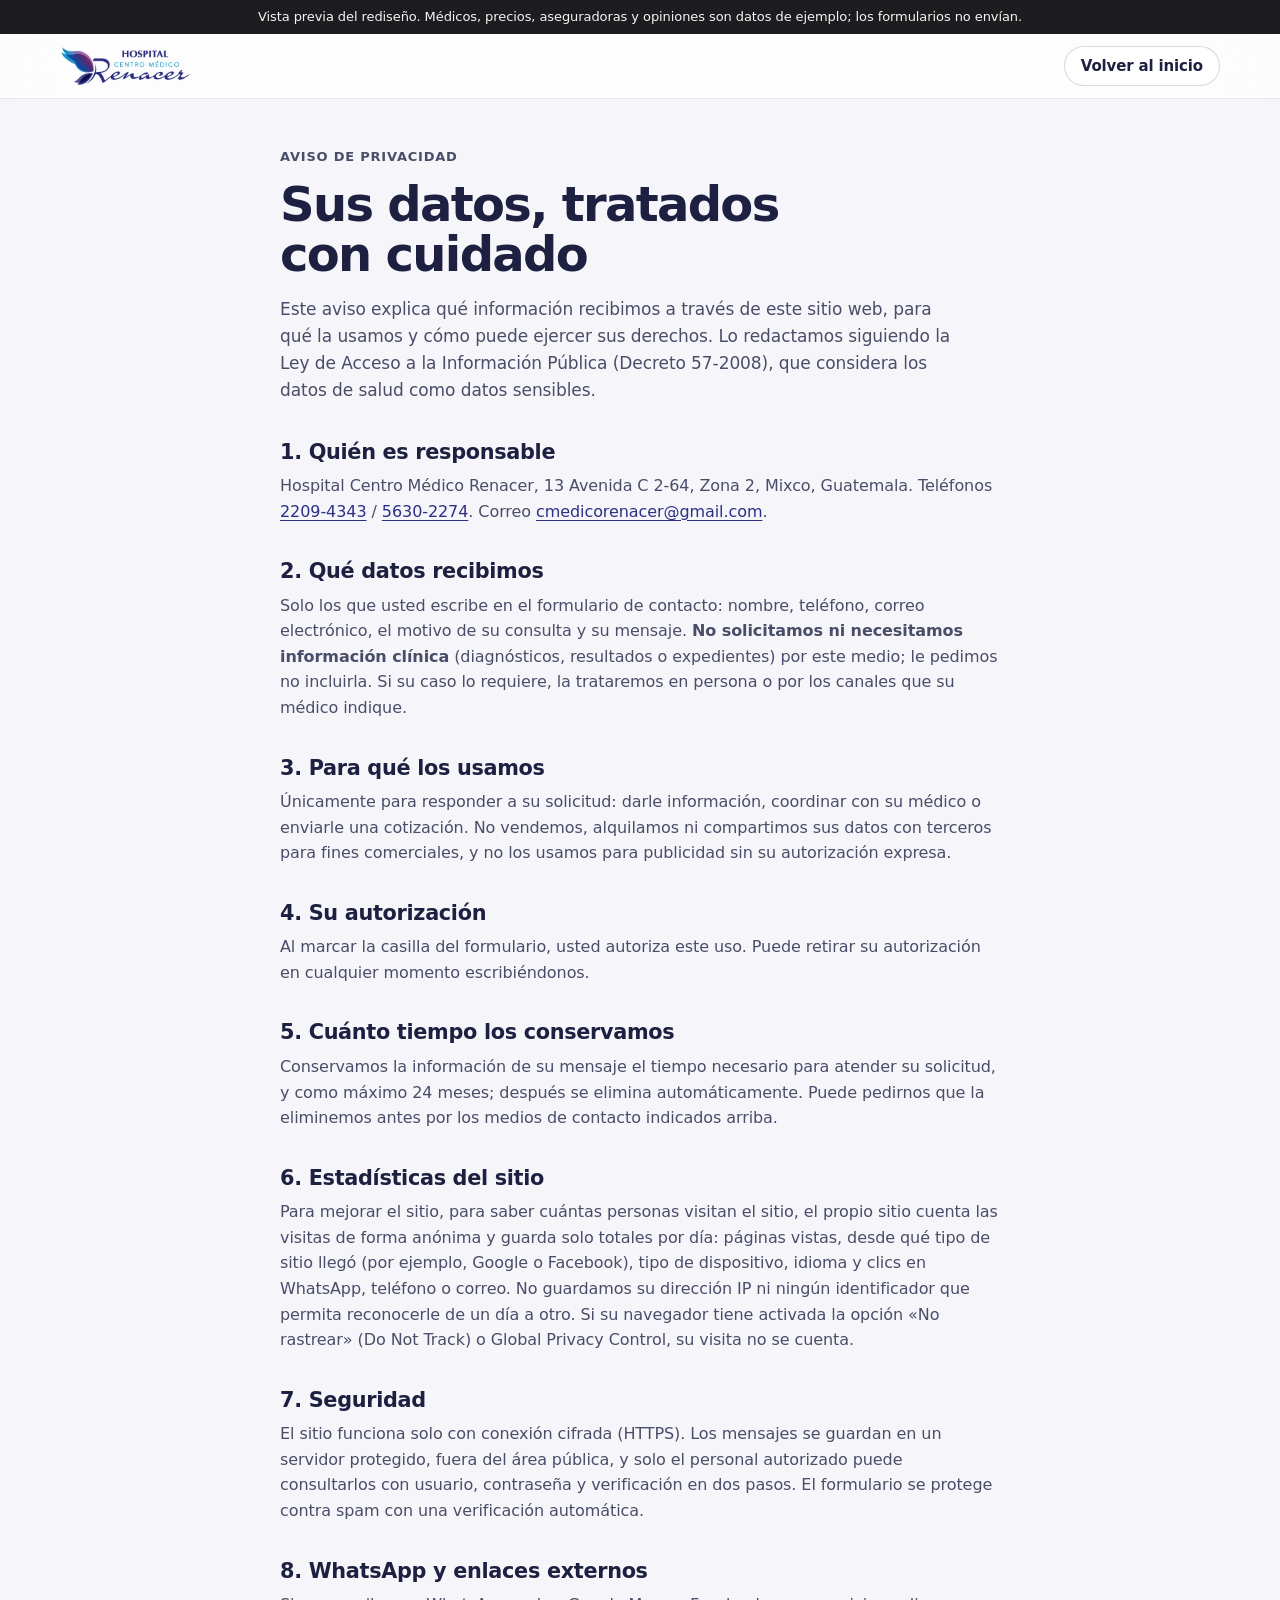
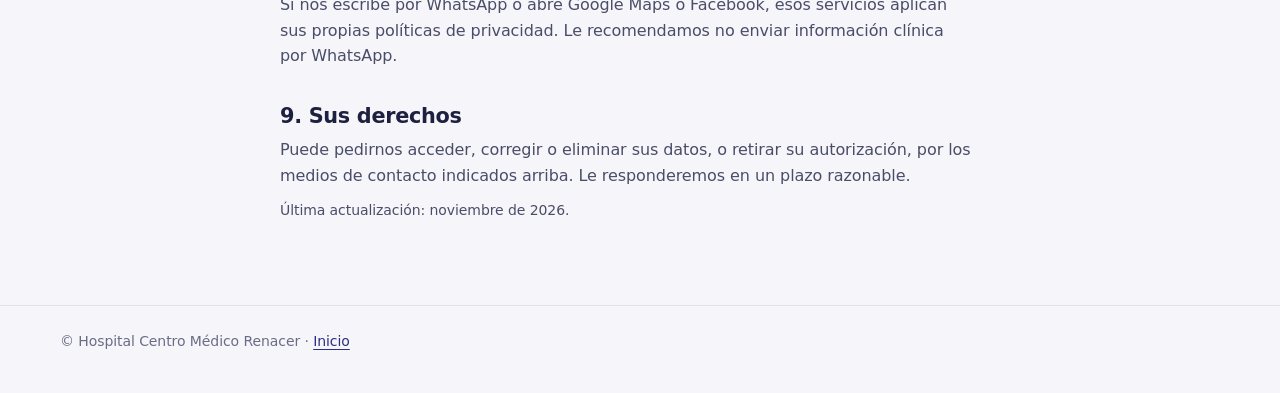
<file: privacy-notice.html>
<!DOCTYPE html>
<html lang="es-GT">
<head>
<meta charset="UTF-8">
<title>Aviso de Privacidad · Hospital Centro Médico Renacer</title>
<meta name="description" content="Cómo el Hospital Centro Médico Renacer trata los datos que usted comparte a través de este sitio web.">
<meta name="viewport" content="width=device-width, initial-scale=1, viewport-fit=cover">
<meta name="robots" content="noindex, nofollow">
<meta name="color-scheme" content="light">
<link rel="icon" href="assets/favicon.svg" type="image/svg+xml">
<link rel="icon" href="assets/favicon-32.png" sizes="32x32" type="image/png">
<script src="assets/a11y-boot.js?v=13"></script>
<link rel="stylesheet" href="assets/main.css?v=13">
</head>
<body class="doc-page"><div role="note" style="position:relative;z-index:9999;background:#1d1d1f;color:#f5f5f7;font:13px/1.4 -apple-system,BlinkMacSystemFont,system-ui,sans-serif;text-align:center;padding:8px 16px">Vista previa del rediseño. Médicos, precios, aseguradoras y opiniones son datos de ejemplo; los formularios no envían.</div>
<a class="skip-link" href="#main">Saltar al contenido</a>
<header class="doc-header">
  <div class="container doc-header-inner">
    <a class="brand" href="./" aria-label="Hospital Centro Médico Renacer, volver al inicio"><picture class="brand-logo"><img src="assets/img/brand/logo.webp" alt="" width="392" height="120"></picture></a>
    <a class="btn btn-ghost btn-small" href="./">Volver al inicio</a>
  </div>
</header>
<main id="main" class="container doc">
  <p class="eyebrow">Aviso de Privacidad</p>
  <h1>Sus datos, tratados con cuidado</h1>
  <p class="lead">Este aviso explica qué información recibimos a través de este sitio web, para qué la usamos y cómo puede ejercer sus derechos. Lo redactamos siguiendo la Ley de Acceso a la Información Pública (Decreto 57-2008), que considera los datos de salud como datos sensibles.</p>

  <h2>1. Quién es responsable</h2>
  <p>Hospital Centro Médico Renacer, 13 Avenida C 2-64, Zona 2, Mixco, Guatemala. Teléfonos <a href="tel:+50222094343">2209&#8209;4343</a> /
      <a href="tel:+50256302274">5630&#8209;2274</a>. Correo <a href="mailto:cmedicorenacer@gmail.com">cmedicorenacer@gmail.com</a>.</p>

  <h2>2. Qué datos recibimos</h2>
  <p>Solo los que usted escribe en el formulario de contacto: nombre, teléfono, correo electrónico, el motivo de su consulta y su mensaje. <strong>No solicitamos ni necesitamos información clínica</strong> (diagnósticos, resultados o expedientes) por este medio; le pedimos no incluirla. Si su caso lo requiere, la trataremos en persona o por los canales que su médico indique.</p>

  <h2>3. Para qué los usamos</h2>
  <p>Únicamente para responder a su solicitud: darle información, coordinar con su médico o enviarle una cotización. No vendemos, alquilamos ni compartimos sus datos con terceros para fines comerciales, y no los usamos para publicidad sin su autorización expresa.</p>

  <h2>4. Su autorización</h2>
  <p>Al marcar la casilla del formulario, usted autoriza este uso. Puede retirar su autorización en cualquier momento escribiéndonos.</p>

  <h2>5. Cuánto tiempo los conservamos</h2>
  <p>Conservamos la información de su mensaje el tiempo necesario para
      atender su solicitud, y como máximo 24 meses; después se elimina automáticamente.
      Puede pedirnos que la eliminemos antes por los medios de contacto
      indicados arriba.</p>

  <h2>6. Estadísticas del sitio</h2>
  <p>Para mejorar el sitio, para saber cuántas personas visitan el sitio, el propio sitio
      cuenta las visitas de forma anónima y guarda solo totales por día:
      páginas vistas, desde qué tipo de sitio llegó (por ejemplo, Google o
      Facebook), tipo de dispositivo, idioma y clics en WhatsApp, teléfono o
      correo. No guardamos su dirección IP ni ningún identificador que
      permita reconocerle de un día a otro. Si su navegador tiene activada la
      opción «No rastrear» (Do Not Track) o Global Privacy Control, su visita
      no se cuenta.</p>

  <h2>7. Seguridad</h2>
  <p>El sitio funciona solo con conexión cifrada (HTTPS). Los mensajes se guardan en un servidor protegido, fuera del área pública, y solo el personal autorizado puede consultarlos con usuario, contraseña y verificación en dos pasos. El formulario se protege contra spam con una verificación automática.</p>

  <h2>8. WhatsApp y enlaces externos</h2>
  <p>Si nos escribe por WhatsApp o abre Google Maps o Facebook, esos servicios aplican sus propias políticas de privacidad. Le recomendamos no enviar información clínica por WhatsApp.</p>

  <h2>9. Sus derechos</h2>
  <p>Puede pedirnos acceder, corregir o eliminar sus datos, o retirar su autorización, por los medios de contacto indicados arriba. Le responderemos en un plazo razonable.</p>

  <p class="muted small">Última actualización: noviembre de 2026.</p>
</main>
<footer class="doc-footer"><div class="container"><p>© Hospital Centro Médico Renacer · <a href="./">Inicio</a></p></div></footer>
</body>
</html>
</file>
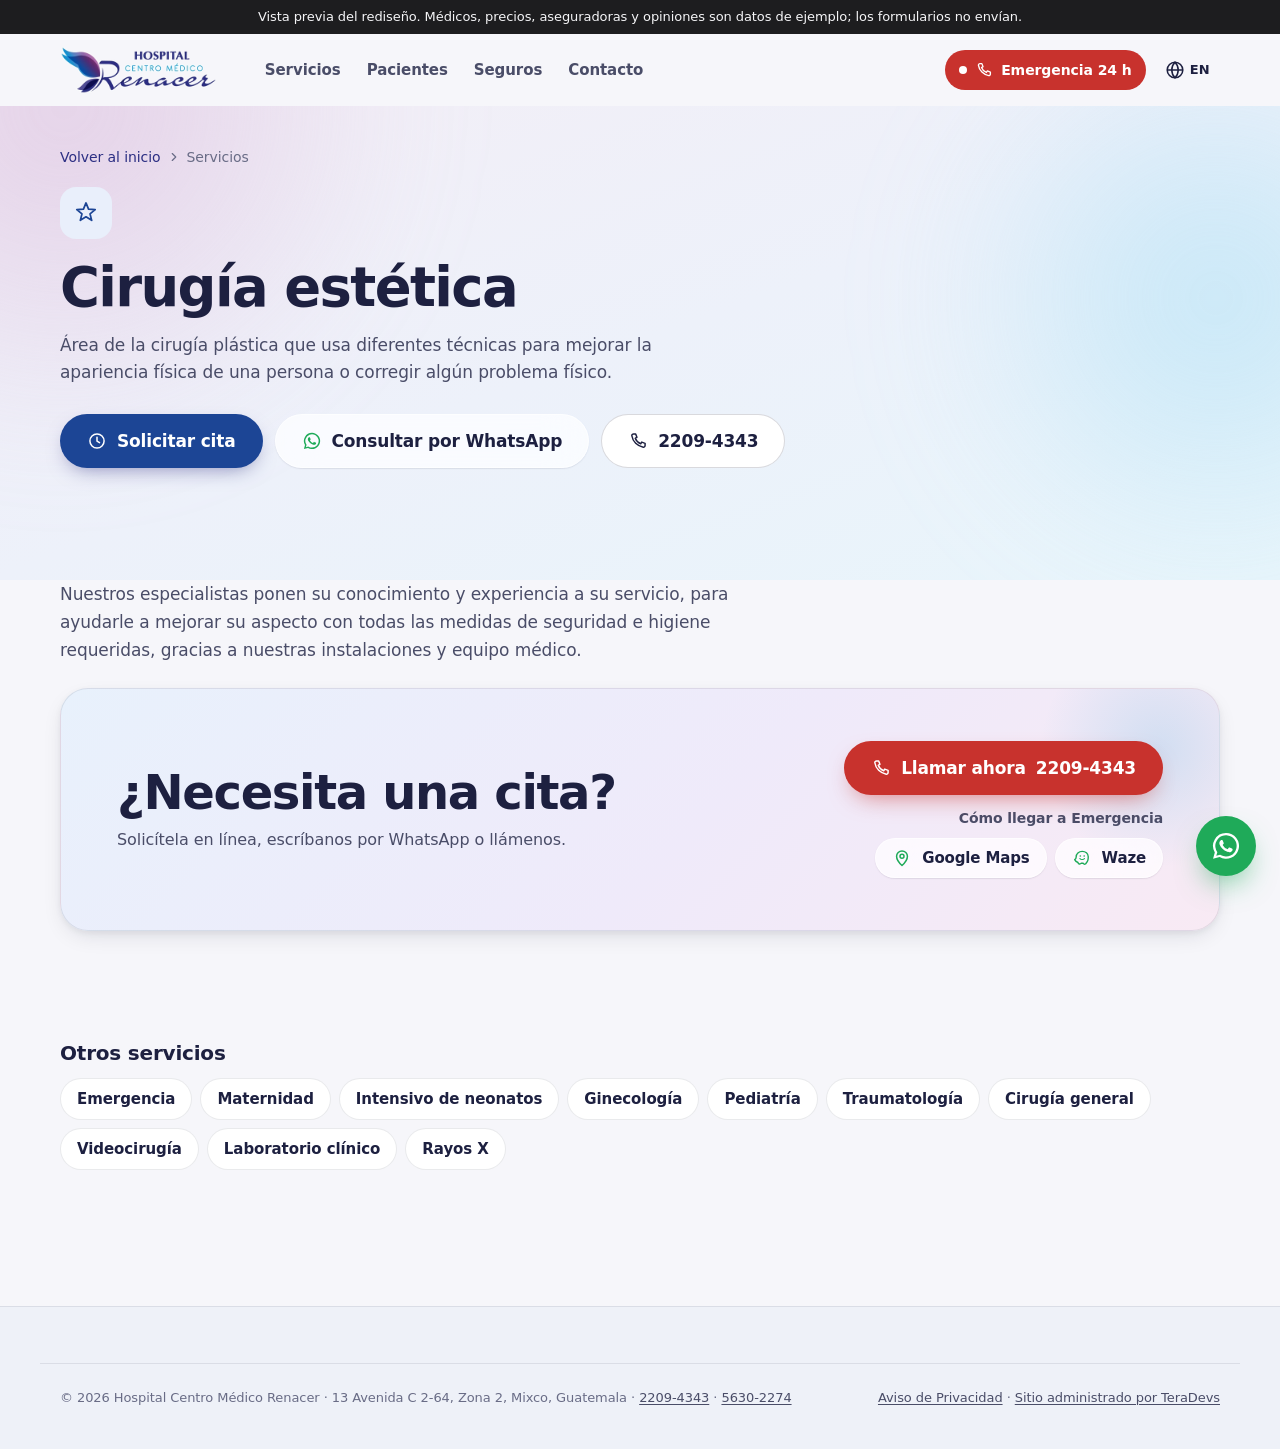
<file: servicio-cirugia-estetica.html>
<!DOCTYPE html>
<html lang="es-GT" data-wa="50256302274">
<head>
<meta charset="UTF-8">
<title id="pageTitle">Cirugía estética · Hospital Centro Médico Renacer</title>
<meta name="description" content="Área de la cirugía plástica que usa diferentes técnicas para mejorar la apariencia física de una persona o corregir algún problema físico.">
<meta name="viewport" content="width=device-width, initial-scale=1, viewport-fit=cover">
<meta name="robots" content="noindex, nofollow">
<meta name="theme-color" content="#f7f7fb">
<meta name="color-scheme" content="light">
<link rel="canonical" href="https://cgonzalez2064.github.io/renacer-vista-previa/servicio-cirugia-estetica.html">
<meta property="og:type" content="website">
<meta property="og:locale" content="es_GT">
<meta property="og:site_name" content="Hospital Centro Médico Renacer">
<meta property="og:title" content="Cirugía estética · Hospital Centro Médico Renacer">
<meta property="og:description" content="Área de la cirugía plástica que usa diferentes técnicas para mejorar la apariencia física de una persona o corregir algún problema físico.">
<meta property="og:url" content="https://cgonzalez2064.github.io/renacer-vista-previa/servicio-cirugia-estetica.html">
<meta property="og:image" content="https://cgonzalez2064.github.io/renacer-vista-previa/assets/og-image.png">
<meta name="twitter:card" content="summary_large_image">
<link rel="icon" href="assets/favicon.svg" type="image/svg+xml">
<link rel="icon" href="assets/favicon-32.png" sizes="32x32" type="image/png">
<link rel="apple-touch-icon" href="assets/apple-touch-icon.png">
<link rel="manifest" href="site.webmanifest">
<script src="assets/a11y-boot.js?v=13"></script>
<link rel="stylesheet" href="assets/main.css?v=13">
<script type="application/ld+json">{"@context":"https://schema.org","@type":"MedicalWebPage","url":"https://cgonzalez2064.github.io/renacer-vista-previa/servicio-cirugia-estetica.html","name":"Cirugía estética | Hospital Centro Médico Renacer","description":"Área de la cirugía plástica que usa diferentes técnicas para mejorar la apariencia física de una persona o corregir algún problema físico.","inLanguage":"es-GT","about":{"@type":"MedicalProcedure","name":"Cirugía estética","description":"Área de la cirugía plástica que usa diferentes técnicas para mejorar la apariencia física de una persona o corregir algún problema físico."},"publisher":{"@id":"https://cgonzalez2064.github.io/renacer-vista-previa/#hospital"},"breadcrumb":{"@type":"BreadcrumbList","itemListElement":[{"@type":"ListItem","position":1,"name":"Inicio","item":"https://cgonzalez2064.github.io/renacer-vista-previa/"},{"@type":"ListItem","position":2,"name":"Cirugía estética","item":"https://cgonzalez2064.github.io/renacer-vista-previa/servicio-cirugia-estetica.html"}]}}</script>
</head>
<body class="service-page" data-page="service"><div role="note" style="position:relative;z-index:9999;background:#1d1d1f;color:#f5f5f7;font:13px/1.4 -apple-system,BlinkMacSystemFont,system-ui,sans-serif;text-align:center;padding:8px 16px">Vista previa del rediseño. Médicos, precios, aseguradoras y opiniones son datos de ejemplo; los formularios no envían.</div>
<a class="skip-link" href="#main" data-i18n="skip">Saltar al contenido</a>

<svg class="sprite" aria-hidden="true" focusable="false" xmlns="http://www.w3.org/2000/svg">
  <symbol id="i-phone" viewBox="0 0 24 24"><path d="M6.6 3.5h2.6l1.5 4-2 1.3a11 11 0 0 0 6.5 6.5l1.3-2 4 1.5v2.6a2 2 0 0 1-2.2 2A16.5 16.5 0 0 1 4.6 5.7a2 2 0 0 1 2-2.2z" fill="none" stroke="currentColor" stroke-width="1.8" stroke-linejoin="round"/></symbol>
  <symbol id="i-wa" viewBox="0 0 24 24"><path fill="currentColor" d="M12 2.2A9.7 9.7 0 0 0 3.6 16.8L2.3 21.6l4.9-1.3A9.7 9.7 0 1 0 12 2.2zm0 17.7a8 8 0 0 1-4.1-1.1l-.3-.2-2.9.8.8-2.8-.2-.3A8 8 0 1 1 12 19.9zm4.4-6c-.2-.1-1.4-.7-1.7-.8-.2-.1-.4-.1-.5.1l-.8 1c-.1.2-.3.2-.5.1a6.6 6.6 0 0 1-3.3-2.9c-.2-.4.2-.4.7-1.3.1-.2 0-.3 0-.4l-.8-1.8c-.2-.5-.4-.4-.5-.4h-.5a.9.9 0 0 0-.6.3 2.7 2.7 0 0 0-.9 2c0 1.2.9 2.4 1 2.5.1.2 1.7 2.6 4.2 3.7 1.6.7 2.2.7 3 .6.5-.1 1.4-.6 1.6-1.2.2-.6.2-1.1.1-1.2l-.5-.3z"/></symbol>
  <symbol id="i-pin" viewBox="0 0 24 24"><path d="M12 21s-6.5-5.6-6.5-11a6.5 6.5 0 0 1 13 0c0 5.4-6.5 11-6.5 11z" fill="none" stroke="currentColor" stroke-width="1.8" stroke-linejoin="round"/><circle cx="12" cy="10" r="2.4" fill="none" stroke="currentColor" stroke-width="1.8"/></symbol>
  <symbol id="i-mail" viewBox="0 0 24 24"><rect x="3" y="5" width="18" height="14" rx="3" fill="none" stroke="currentColor" stroke-width="1.8"/><path d="m4 7 8 6 8-6" fill="none" stroke="currentColor" stroke-width="1.8" stroke-linejoin="round"/></symbol>
  <symbol id="i-clock" viewBox="0 0 24 24"><circle cx="12" cy="12" r="8.5" fill="none" stroke="currentColor" stroke-width="1.8"/><path d="M12 7.5V12l3 2" fill="none" stroke="currentColor" stroke-width="1.8" stroke-linecap="round"/></symbol>
  <symbol id="i-check" viewBox="0 0 24 24"><path d="m5 12.5 4.2 4.2L19 7" fill="none" stroke="currentColor" stroke-width="2.2" stroke-linecap="round" stroke-linejoin="round"/></symbol>
  <symbol id="i-arrow" viewBox="0 0 24 24"><path d="M5 12h13m-5-5 5 5-5 5" fill="none" stroke="currentColor" stroke-width="1.9" stroke-linecap="round" stroke-linejoin="round"/></symbol>
  <symbol id="i-chev" viewBox="0 0 24 24"><path d="m9 6 6 6-6 6" fill="none" stroke="currentColor" stroke-width="2" stroke-linecap="round" stroke-linejoin="round"/></symbol>
  <symbol id="i-close" viewBox="0 0 24 24"><path d="M6 6l12 12M18 6 6 18" fill="none" stroke="currentColor" stroke-width="2" stroke-linecap="round"/></symbol>
  <symbol id="i-menu" viewBox="0 0 24 24"><path d="M4 8h16M4 16h16" fill="none" stroke="currentColor" stroke-width="2" stroke-linecap="round"/></symbol>
  <symbol id="i-a11y" viewBox="0 0 24 24"><circle cx="12" cy="4.6" r="1.9" fill="currentColor"/><path d="M4.5 8.2c2.5.8 5 1.2 7.5 1.2s5-.4 7.5-1.2M12 9.4v4.4m0 0-3 6.4m3-6.4 3 6.4" fill="none" stroke="currentColor" stroke-width="1.9" stroke-linecap="round" stroke-linejoin="round"/></symbol>
  <symbol id="i-globe" viewBox="0 0 24 24"><circle cx="12" cy="12" r="8.5" fill="none" stroke="currentColor" stroke-width="1.7"/><path d="M3.5 12h17M12 3.5c2.4 2.4 3.5 5.2 3.5 8.5s-1.1 6.1-3.5 8.5c-2.4-2.4-3.5-5.2-3.5-8.5S9.6 5.9 12 3.5z" fill="none" stroke="currentColor" stroke-width="1.7"/></symbol>
  <symbol id="i-up" viewBox="0 0 24 24"><path d="m6 14 6-6 6 6" fill="none" stroke="currentColor" stroke-width="2" stroke-linecap="round" stroke-linejoin="round"/></symbol>
  <symbol id="i-download" viewBox="0 0 24 24"><path d="M12 4v11m-4.5-4.5L12 15l4.5-4.5M5 19.5h14" fill="none" stroke="currentColor" stroke-width="1.9" stroke-linecap="round" stroke-linejoin="round"/></symbol>
  <symbol id="i-shield" viewBox="0 0 24 24"><path d="M12 3 5 6v5.5c0 4.3 3 8 7 9.5 4-1.5 7-5.2 7-9.5V6z" fill="none" stroke="currentColor" stroke-width="1.8" stroke-linejoin="round"/><path d="m9 12 2.2 2.2L15.5 10" fill="none" stroke="currentColor" stroke-width="1.8" stroke-linecap="round" stroke-linejoin="round"/></symbol>
  <symbol id="i-fb" viewBox="0 0 24 24"><path fill="currentColor" d="M13.5 21v-7.6h2.6l.4-3h-3V8.5c0-.9.2-1.5 1.5-1.5h1.6V4.3a21 21 0 0 0-2.3-.1c-2.3 0-3.9 1.4-3.9 4v2.2H7.8v3h2.6V21z"/></symbol>
  <symbol id="i-ig" viewBox="0 0 24 24"><rect x="3.5" y="3.5" width="17" height="17" rx="5" fill="none" stroke="currentColor" stroke-width="1.8"/><circle cx="12" cy="12" r="4" fill="none" stroke="currentColor" stroke-width="1.8"/><circle cx="17.2" cy="6.8" r="1.1" fill="currentColor"/></symbol>
  <!-- Service icons -->
  <symbol id="s-1" viewBox="0 0 32 32"><path d="M16 5v22M5 16h22" fill="none" stroke="currentColor" stroke-width="3.2" stroke-linecap="round"/><circle cx="16" cy="16" r="13" fill="none" stroke="currentColor" stroke-width="1.6" opacity=".35"/></symbol>
  <symbol id="s-2" viewBox="0 0 32 32"><path d="M16 27s-10-6.2-10-13.2A5.6 5.6 0 0 1 16 10.4a5.6 5.6 0 0 1 10 3.4C26 20.8 16 27 16 27z" fill="none" stroke="currentColor" stroke-width="2" stroke-linejoin="round"/><circle cx="16" cy="17" r="2.6" fill="currentColor" opacity=".5"/></symbol>
  <symbol id="s-3" viewBox="0 0 32 32"><rect x="5" y="12" width="22" height="12" rx="6" fill="none" stroke="currentColor" stroke-width="2"/><circle cx="12" cy="18" r="2.4" fill="currentColor" opacity=".6"/><path d="M9 12c0-3.9 3.1-6 7-6s7 2.1 7 6M8 27h16" fill="none" stroke="currentColor" stroke-width="2" stroke-linecap="round"/></symbol>
  <symbol id="s-4" viewBox="0 0 32 32"><circle cx="16" cy="12" r="6.5" fill="none" stroke="currentColor" stroke-width="2"/><path d="M16 18.5V28m-4-4h8" fill="none" stroke="currentColor" stroke-width="2" stroke-linecap="round"/></symbol>
  <symbol id="s-5" viewBox="0 0 32 32"><circle cx="16" cy="10" r="4.5" fill="none" stroke="currentColor" stroke-width="2"/><path d="M8 27c0-5 3.6-8.5 8-8.5s8 3.5 8 8.5" fill="none" stroke="currentColor" stroke-width="2" stroke-linecap="round"/><path d="M13.8 9.6c.7.6 1.4.8 2.2.8s1.5-.2 2.2-.8" fill="none" stroke="currentColor" stroke-width="1.6" stroke-linecap="round"/></symbol>
  <symbol id="s-6" viewBox="0 0 32 32"><path d="M11 5.5a3 3 0 0 0-4.2 4.2l1.4 1.4-1.4 1.4a3 3 0 0 0 4.2 4.2L21 26.6a3 3 0 0 0 4.2-4.2L15.3 12.5l1.4-1.4a3 3 0 0 0-4.2-4.2L11 8.3z" fill="none" stroke="currentColor" stroke-width="2" stroke-linejoin="round"/></symbol>
  <symbol id="s-7" viewBox="0 0 32 32"><path d="M6 26 20.5 11.5m-2.8-2.8 5.6 5.6 3.2-3.2a4 4 0 0 0-5.6-5.6z" fill="none" stroke="currentColor" stroke-width="2" stroke-linecap="round" stroke-linejoin="round"/><path d="M5 27l2.5-.6" stroke="currentColor" stroke-width="2" stroke-linecap="round"/></symbol>
  <symbol id="s-8" viewBox="0 0 32 32"><rect x="4" y="8" width="17" height="14" rx="3.5" fill="none" stroke="currentColor" stroke-width="2"/><path d="m21 13.5 7-3.8v12.6l-7-3.8" fill="none" stroke="currentColor" stroke-width="2" stroke-linejoin="round"/><circle cx="12.5" cy="15" r="2.6" fill="currentColor" opacity=".5"/></symbol>
  <symbol id="s-9" viewBox="0 0 32 32"><path d="M16 4.5l2.9 7.1 7.6.5-5.9 4.9 1.9 7.4L16 20.3l-6.5 4.1 1.9-7.4-5.9-4.9 7.6-.5z" fill="none" stroke="currentColor" stroke-width="2" stroke-linejoin="round"/></symbol>
  <symbol id="s-10" viewBox="0 0 32 32"><path d="M12 4.5h8M13.5 4.5v8.2L6.6 24.4A2.4 2.4 0 0 0 8.7 28h14.6a2.4 2.4 0 0 0 2.1-3.6L18.5 12.7V4.5" fill="none" stroke="currentColor" stroke-width="2" stroke-linejoin="round"/><path d="M9.8 20h12.4" stroke="currentColor" stroke-width="2" opacity=".5"/></symbol>
  <symbol id="s-11" viewBox="0 0 32 32"><rect x="5" y="4" width="22" height="24" rx="4" fill="none" stroke="currentColor" stroke-width="2"/><path d="M16 8v15M11 11.5c2 .8 3.5 1 5 1s3-.2 5-1M10.5 15.5c2.2.8 3.8 1 5.5 1s3.3-.2 5.5-1M11 19.5c2 .7 3.5.9 5 .9s3-.2 5-.9" fill="none" stroke="currentColor" stroke-width="1.8" stroke-linecap="round"/></symbol>
  <!-- Facilities (amenities) icons -->
  <symbol id="m-1" viewBox="0 0 24 24"><rect x="4" y="3.5" width="16" height="17" rx="4" fill="none" stroke="currentColor" stroke-width="1.8"/><path d="M10 16.5v-9h3a2.6 2.6 0 0 1 0 5.2h-3" fill="none" stroke="currentColor" stroke-width="1.9" stroke-linecap="round" stroke-linejoin="round"/></symbol>
  <symbol id="m-2" viewBox="0 0 24 24"><path d="M4.5 17h15M6 17a6 6 0 0 1 12 0M12 8.2V6.5M10.5 6.5h3" fill="none" stroke="currentColor" stroke-width="1.8" stroke-linecap="round" stroke-linejoin="round"/></symbol>
  <symbol id="m-3" viewBox="0 0 24 24"><path d="M5 12V9a3 3 0 0 1 3-3h8a3 3 0 0 1 3 3v3M3.5 12.5a1.8 1.8 0 0 1 3.5 0V15h10v-2.5a1.8 1.8 0 0 1 3.5 0V18h-17zM6 18v2M18 18v2" fill="none" stroke="currentColor" stroke-width="1.7" stroke-linejoin="round" stroke-linecap="round"/></symbol>
  <symbol id="m-4" viewBox="0 0 24 24"><rect x="4.5" y="3.5" width="15" height="17" rx="2.5" fill="none" stroke="currentColor" stroke-width="1.8"/><path d="m9 9.5 2-2.2 2 2.2M9 14.5l2 2.2 2-2.2M16 7v10" fill="none" stroke="currentColor" stroke-width="1.7" stroke-linecap="round" stroke-linejoin="round"/></symbol>
  <symbol id="m-5" viewBox="0 0 24 24"><path d="M9 3.5h6M10 3.5v6.2L4.8 18.3A1.8 1.8 0 0 0 6.4 21h11.2a1.8 1.8 0 0 0 1.6-2.7L14 9.7V3.5M7.4 15h9.2" fill="none" stroke="currentColor" stroke-width="1.8" stroke-linejoin="round" stroke-linecap="round"/></symbol>
  <symbol id="m-6" viewBox="0 0 24 24"><rect x="4" y="3" width="16" height="18" rx="3" fill="none" stroke="currentColor" stroke-width="1.8"/><path d="M12 6.5v11M8.5 9c1.3.6 2.3.8 3.5.8s2.2-.2 3.5-.8M8 12.5c1.4.6 2.5.8 4 .8s2.6-.2 4-.8M8.5 16c1.3.5 2.3.7 3.5.7s2.2-.2 3.5-.7" fill="none" stroke="currentColor" stroke-width="1.5" stroke-linecap="round"/></symbol>
  <symbol id="m-7" viewBox="0 0 24 24"><path d="M4 11h16v3a5 5 0 0 1-5 5H9a5 5 0 0 1-5-5zM6 11V8.5a6 6 0 0 1 6-4M7.5 19l-1 2M16.5 19l1 2" fill="none" stroke="currentColor" stroke-width="1.8" stroke-linecap="round" stroke-linejoin="round"/></symbol>
  <symbol id="m-8" viewBox="0 0 24 24"><rect x="3.5" y="9" width="17" height="9" rx="4.5" fill="none" stroke="currentColor" stroke-width="1.8"/><path d="M7 9c0-3 2.2-4.5 5-4.5s5 1.5 5 4.5M6 21h12" fill="none" stroke="currentColor" stroke-width="1.8" stroke-linecap="round"/><circle cx="9" cy="13.5" r="1.6" fill="currentColor"/></symbol>
  <symbol id="m-9" viewBox="0 0 24 24"><path d="M4.5 19.5 15 9m-2-2 4 4 2.4-2.4a2.8 2.8 0 0 0-4-4z" fill="none" stroke="currentColor" stroke-width="1.8" stroke-linecap="round" stroke-linejoin="round"/></symbol>
  <symbol id="m-10" viewBox="0 0 24 24"><path d="M5 9.5h12v4a5 5 0 0 1-5 5H10a5 5 0 0 1-5-5zM17 11h1a2.5 2.5 0 0 1 0 5h-1.5M8.5 3.5c-.7 1 .7 1.8 0 3M12.5 3.5c-.7 1 .7 1.8 0 3" fill="none" stroke="currentColor" stroke-width="1.8" stroke-linecap="round" stroke-linejoin="round"/></symbol>
  <symbol id="m-11" viewBox="0 0 24 24"><path d="M12 2.5v5M9.8 4.7h4.4M5.5 21v-8l6.5-5 6.5 5v8zM10 21v-3.5a2 2 0 0 1 4 0V21" fill="none" stroke="currentColor" stroke-width="1.8" stroke-linecap="round" stroke-linejoin="round"/></symbol>
  <symbol id="m-12" viewBox="0 0 24 24"><path d="M12 3 5 6v5.5c0 4.3 3 8 7 9.5 4-1.5 7-5.2 7-9.5V6z" fill="none" stroke="currentColor" stroke-width="1.8" stroke-linejoin="round"/><circle cx="12" cy="11.5" r="2.3" fill="none" stroke="currentColor" stroke-width="1.6"/></symbol>
  <symbol id="i-waze" viewBox="0 0 24 24"><path d="M19.5 10.5c0-4.1-3.4-6.5-7.2-6.5-4.2 0-7.3 3-7.3 6.8 0 1.6-.6 2.6-1.8 3.2.8 1.6 2.3 2.8 4 3.4a2 2 0 0 0 3.7.9h2.6a2 2 0 0 0 3.8-.8c1.5-1 2.2-3.3 2.2-7z" fill="none" stroke="currentColor" stroke-width="1.7" stroke-linejoin="round"/><circle cx="10" cy="9.6" r="1" fill="currentColor"/><circle cx="14.6" cy="9.6" r="1" fill="currentColor"/><path d="M9.5 12.8c1.4 1.3 4 1.3 5.4 0" fill="none" stroke="currentColor" stroke-width="1.5" stroke-linecap="round"/></symbol>
  <symbol id="i-person" viewBox="0 0 24 24"><circle cx="12" cy="8" r="3.6" fill="none" stroke="currentColor" stroke-width="1.8"/><path d="M5 20c.6-3.8 3.4-6 7-6s6.4 2.2 7 6" fill="none" stroke="currentColor" stroke-width="1.8" stroke-linecap="round"/></symbol>
  <symbol id="i-map" viewBox="0 0 24 24"><path d="m3.5 6.5 5.5-2 6 2 5.5-2v13l-5.5 2-6-2-5.5 2zM9 4.5v13M15 6.5v13" fill="none" stroke="currentColor" stroke-width="1.7" stroke-linejoin="round"/></symbol>
  <symbol id="a-bed" viewBox="0 0 32 32"><path d="M4 8v18M4 21h24v5M4 16h9.5v5M13.5 14.5h10a4.5 4.5 0 0 1 4.5 4.5v2" fill="none" stroke="currentColor" stroke-width="2" stroke-linecap="round" stroke-linejoin="round"/><circle cx="9" cy="12.5" r="2.6" fill="none" stroke="currentColor" stroke-width="2"/></symbol>
  <symbol id="a-cup" viewBox="0 0 32 32"><path d="M6 12h17v6a7 7 0 0 1-7 7h-3a7 7 0 0 1-7-7zM23 14h1.5a3.5 3.5 0 0 1 0 7H22M11 4.5c-1 1.5 1 2.5 0 4M16 4.5c-1 1.5 1 2.5 0 4" fill="none" stroke="currentColor" stroke-width="2" stroke-linecap="round" stroke-linejoin="round"/></symbol>
  <symbol id="a-chapel" viewBox="0 0 32 32"><path d="M16 3v7M13 6h6M7 28V17l9-7 9 7v11zM13 28v-5a3 3 0 0 1 6 0v5" fill="none" stroke="currentColor" stroke-width="2" stroke-linecap="round" stroke-linejoin="round"/></symbol>
  <symbol id="i-search" viewBox="0 0 24 24"><circle cx="11" cy="11" r="6.5" fill="none" stroke="currentColor" stroke-width="1.9"/><path d="m16 16 4.5 4.5" fill="none" stroke="currentColor" stroke-width="1.9" stroke-linecap="round"/></symbol>
  <symbol id="i-alert" viewBox="0 0 16 16"><path fill="currentColor" d="M7.938 2.016A.13.13 0 0 1 8.002 2a.13.13 0 0 1 .063.016.15.15 0 0 1 .054.057l6.857 11.667c.036.06.035.124.002.183a.2.2 0 0 1-.054.06.1.1 0 0 1-.066.017H1.146a.1.1 0 0 1-.066-.017.2.2 0 0 1-.054-.06.18.18 0 0 1 .002-.183L7.884 2.073a.15.15 0 0 1 .054-.057m1.044-.45a1.13 1.13 0 0 0-1.96 0L.165 13.233c-.457.778.091 1.767.98 1.767h13.713c.889 0 1.438-.99.98-1.767z"/><path fill="currentColor" d="M7.002 12a1 1 0 1 1 2 0 1 1 0 0 1-2 0M7.1 5.995a.905.905 0 1 1 1.8 0l-.35 3.507a.552.552 0 0 1-1.1 0z"/></symbol>
  <symbol id="i-info" viewBox="0 0 24 24"><circle cx="12" cy="12" r="8.5" fill="none" stroke="currentColor" stroke-width="1.8"/><path d="M12 11v5.5M12 7.6v.1" fill="none" stroke="currentColor" stroke-width="2" stroke-linecap="round"/></symbol>
  <symbol id="i-star" viewBox="0 0 24 24"><path fill="currentColor" d="m12 3.2 2.6 5.5 6 .8-4.4 4.1 1.1 5.9L12 16.6l-5.3 2.9 1.1-5.9-4.4-4.1 6-.8z"/></symbol>
</svg>

<header class="site-header" id="siteHeader">
  <div class="container header-inner">
    <a class="brand" href="./" data-i18n-attr="aria-label:brand.aria" aria-label="Hospital Centro Médico Renacer, ir al inicio">
      <picture class="brand-logo"><img src="assets/img/brand/logo.webp" width="392" height="120" alt="Hospital Centro Médico Renacer"></picture>
    </a>
    <nav class="nav-desktop" aria-label="Principal">
      <a href="./#servicios" data-i18n="nav.services">Servicios</a>
      <a href="./#pacientes" data-i18n="nav.patients">Pacientes</a>
      <a href="./#seguros" data-i18n="nav.insurance">Seguros</a>
      <a href="./#contacto" data-i18n="nav.contact">Contacto</a>
    </nav>
    <div class="header-actions">
      <a class="pill pill-emergency" href="tel:+50222094343" data-i18n-attr="aria-label:hero.cta1" aria-label="Llamar a emergencia"><span class="pulse" aria-hidden="true"></span><svg aria-hidden="true"><use href="#i-phone"/></svg><span data-i18n="nav.emergency">Emergencia 24 h</span></a>
      <button type="button" class="icon-btn lang-btn" id="langToggle" data-lang-toggle data-i18n-attr="aria-label:lang.toggle_aria" aria-label="Cambiar idioma a inglés"><svg aria-hidden="true"><use href="#i-globe"/></svg><span>EN</span></button>
    </div>
  </div>
</header>

<main id="main">
  <section class="section svc-hero">
    <div class="hero-bg" aria-hidden="true"><span class="orb orb-a"></span><span class="orb orb-b"></span></div>
    <div class="container svc-hero-inner">
      <nav class="crumbs" aria-label="Ruta"><a href="./" data-i18n="svcpage.back">Volver al inicio</a> <svg aria-hidden="true"><use href="#i-chev"/></svg> <span data-i18n="nav.services">Servicios</span></nav>
      <span class="service-icon svc-icon" aria-hidden="true"><svg><use href="#s-9"/></svg></span>
      <h1 data-i18n="service9.title">Cirugía estética</h1>
      <p class="lead" data-i18n="service9.desc">Área de la cirugía plástica que usa diferentes técnicas para mejorar la apariencia física de una persona o corregir algún problema físico.</p>
      <div class="hero-ctas">
        <a class="btn btn-primary btn-lg" href="./?especialidad=service9#citas" data-appt-spec="service9"><svg aria-hidden="true"><use href="#i-clock"/></svg><span data-i18n="appt.submit">Solicitar cita</span></a>
        <a class="btn btn-glass btn-lg" data-wa="service9.title" href="https://wa.me/50256302274?text=Hola%2C%20quisiera%20informaci%C3%B3n%20sobre%20cirug%C3%ADa%20est%C3%A9tica%20en%20el%20Hospital%20Centro%20M%C3%A9dico%20Renacer." target="_blank" rel="noopener noreferrer"><svg aria-hidden="true"><use href="#i-wa"/></svg><span data-i18n="services.cta">Consultar por WhatsApp</span></a>
        <a class="btn btn-ghost btn-lg" href="tel:+50222094343"><svg aria-hidden="true"><use href="#i-phone"/></svg><span class="nowrap">2209&#8209;4343</span></a>
      </div>
    </div>
  </section>

  <section class="section svc-body">
    <div class="container svc-text reveal" data-i18n-paras="service9.more">
        <p>Nuestros especialistas ponen su conocimiento y experiencia a su servicio, para ayudarle a mejorar su aspecto con todas las medidas de seguridad e higiene requeridas, gracias a nuestras instalaciones y equipo médico.</p>
    </div>
  </section>

  <section class="section cta-band" aria-labelledby="svcCta">
    <div class="container">
      <div class="cta-inner reveal">
        <div>
          <h2 id="svcCta" data-i18n="svcpage.request_title">¿Necesita una cita?</h2>
          <p data-i18n="svcpage.request_desc">Solicítela en línea, escríbanos por WhatsApp o llámenos.</p>
        </div>
        <div class="cta-actions">
          <a class="btn btn-emergency btn-lg" href="tel:+50222094343"><svg aria-hidden="true"><use href="#i-phone"/></svg><span data-i18n="ctabanner.cta">Llamar ahora</span> <span class="nowrap">2209&#8209;4343</span></a>
          <p class="cta-directions"><span class="cta-dir-label" data-i18n="ctabanner.directions">Cómo llegar a Emergencia</span> <a class="btn btn-glass btn-small" href="https://www.google.com/maps/search/?api=1&query=Hospital+Centro+M%C3%A9dico+Renacer+13+Avenida+C+2-64+Zona+2+Mixco" target="_blank" rel="noopener noreferrer"><svg aria-hidden="true"><use href="#i-pin"/></svg><span>Google Maps</span></a> <a class="btn btn-glass btn-small" href="https://waze.com/ul?q=13%20Avenida%20C%202-64%20Zona%202%20Mixco%20Guatemala&navigate=yes" target="_blank" rel="noopener noreferrer"><svg aria-hidden="true"><use href="#i-waze"/></svg><span>Waze</span></a></p>
        </div>
      </div>
    </div>
  </section>

  <section class="section svc-other" aria-labelledby="svcOther">
    <div class="container">
      <h2 id="svcOther" class="h3-like" data-i18n="svcpage.more_services">Otros servicios</h2>
      <ul class="svc-other-list">
          <li><a href="servicio-emergencia.html" data-i18n="service1.title">Emergencia</a></li>
          <li><a href="servicio-maternidad.html" data-i18n="service2.title">Maternidad</a></li>
          <li><a href="servicio-neonatos.html" data-i18n="service3.title">Intensivo de neonatos</a></li>
          <li><a href="servicio-ginecologia.html" data-i18n="service4.title">Ginecología</a></li>
          <li><a href="servicio-pediatria.html" data-i18n="service5.title">Pediatría</a></li>
          <li><a href="servicio-traumatologia.html" data-i18n="service6.title">Traumatología</a></li>
          <li><a href="servicio-cirugia-general.html" data-i18n="service7.title">Cirugía general</a></li>
          <li><a href="servicio-videocirugia.html" data-i18n="service8.title">Videocirugía</a></li>
          <li><a href="servicio-laboratorio-clinico.html" data-i18n="service10.title">Laboratorio clínico</a></li>
          <li><a href="servicio-rayos-x.html" data-i18n="service11.title">Rayos X</a></li>
      </ul>
    </div>
  </section>
</main>

<footer class="site-footer">
  <div class="container footer-bottom">
    <p>© <span id="year">2026</span> Hospital Centro Médico Renacer · 13 Avenida C 2-64, Zona 2, Mixco, Guatemala · <a href="tel:+50222094343">2209&#8209;4343</a> · <a href="tel:+50256302274">5630&#8209;2274</a></p>
    <p><a href="privacy-notice.html" data-i18n="footer.privacy_link">Aviso de Privacidad</a> · <a href="https://www.teradevsgt.com/" target="_blank" rel="noopener noreferrer" data-i18n="footer.made_by">Sitio administrado por TeraDevs</a></p>
  </div>
</footer>

<nav class="action-bar" data-i18n-attr="aria-label:actions.aria" aria-label="Acciones rápidas">
  <a href="tel:+50222094343" class="ab-call"><svg aria-hidden="true"><use href="#i-phone"/></svg><span data-i18n="actions.emergency">Emergencia</span></a>
  <a href="https://wa.me/50256302274?text=Hola%2C%20quisiera%20informaci%C3%B3n%20sobre%20los%20servicios%20del%20Hospital%20Centro%20M%C3%A9dico%20Renacer." data-wa="" target="_blank" rel="noopener noreferrer" class="ab-wa"><svg aria-hidden="true"><use href="#i-wa"/></svg><span data-i18n="actions.whatsapp">WhatsApp</span></a>
  <a href="https://www.google.com/maps/search/?api=1&query=Hospital+Centro+M%C3%A9dico+Renacer+13+Avenida+C+2-64+Zona+2+Mixco" target="_blank" rel="noopener noreferrer"><svg aria-hidden="true"><use href="#i-pin"/></svg><span data-i18n="actions.directions">Cómo llegar</span></a>
</nav>
<a class="wa-fab" id="whatsappFab" data-wa="" href="https://wa.me/50256302274?text=Hola%2C%20quisiera%20informaci%C3%B3n%20sobre%20los%20servicios%20del%20Hospital%20Centro%20M%C3%A9dico%20Renacer." target="_blank" rel="noopener noreferrer" data-i18n-attr="aria-label:whatsapp.aria" aria-label="Escríbanos por WhatsApp (se abre en una pestaña nueva)"><svg aria-hidden="true"><use href="#i-wa"/></svg></a>
<button type="button" class="back-to-top" id="backToTop" data-i18n-attr="aria-label:backtotop.aria" aria-label="Volver arriba"><svg aria-hidden="true"><use href="#i-up"/></svg></button>

<script type="application/json" id="siteContent">{"v":1,"i18n":{"es":{"media.service1.alt":"Médico tomando la presión a una paciente en su cama","media.service2.alt":"Familia visitando a una mamá en una habitación de maternidad","media.service3.alt":"Pie de un recién nacido con sensor de monitoreo en el intensivo","media.service4.alt":"Paciente conversando con su ginecólogo en la clínica","media.service5.alt":"Niño en su cama mientras le toman la presión","media.service6.alt":"Especialista revisando la rodilla de un paciente","media.service7.alt":"Equipo de cirujanos operando en quirófano","media.service8.alt":"Cirujano usando el microscopio quirúrgico","media.service9.alt":"Rostro de paciente marcado para un procedimiento estético","media.service10.alt":"Químico biólogo trabajando con el microscopio del laboratorio","media.proj1.card.alt":"Habitación suite con sala para las visitas","media.proj2.card.alt":"Incubadora con fototerapia de luz azul","media.proj3.card.alt":"Equipo quirúrgico durante una operación","media.proj4.card.alt":"Sala de espera junto a la sala cuna","media.proj5.card.alt":"Cafetería del tercer nivel","media.proj6.card.alt":"Capilla del hospital","media.about.alt":"Equipo de médicos, enfermeras y personal del hospital","media.hero1.alt":"Familia visitando a una mamá y su recién nacido en la habitación","media.hero2.alt":"Enfermera acompañando a una paciente","media.hero3.alt":"Incubadora con fototerapia en el intensivo de recién nacidos","media.maternity.alt":"Mamá cargando a su bebé recién nacido en la habitación","notice.text":"AVISO DE PRUEBA: el 24 y 31 de diciembre la consulta externa atiende de 7:00 a 12:00. Emergencia sigue 24 horas.","doctor1.specialty":"Ginecología y obstetricia","doctor1.hours":"Lun a vie, 8:00–12:00","doctor1.bio":"Médica de ejemplo: control prenatal y parto humanizado.","doctor2.specialty":"Pediatría","doctor2.hours":"Lun a sáb, 14:00–18:00","doctor2.bio":"Médico de ejemplo: control de niño sano y vacunas.","doctor3.specialty":"Cirugía general","doctor3.hours":"Mar y jue, 9:00–13:00","doctor3.bio":"Cirujana de ejemplo: vesícula, hernias y apendicitis.","doctor4.specialty":"Traumatología y ortopedia","doctor4.hours":"Lun, mié y vie, 15:00–19:00","doctor4.bio":"Médico de ejemplo: fracturas, rodilla y columna.","doctor5.specialty":"Medicina de emergencia","doctor5.hours":"Turnos de 24 horas","doctor5.bio":"Médica de ejemplo del equipo de emergencia.","doctor6.specialty":"Ginecología","doctor6.hours":"Sáb, 8:00–12:00","doctor6.bio":"Médico de ejemplo: ultrasonido y colposcopia.","appt.title":"Solicite su cita en línea","pkg1.name":"Parto normal (ejemplo)","pkg1.badge":"Más solicitado","pkg1.desc":"Paquete de ejemplo con precio ficticio.","pkg1.includes":"Habitación privada 24 h; Atención del pediatra; Medicamentos básicos; Alimentación de la mamá","pkg2.name":"Cesárea (ejemplo)","pkg2.desc":"Paquete de ejemplo con precio ficticio.","pkg2.includes":"Habitación privada 48 h; Sala de operaciones; Anestesia; Cuidado del recién nacido","pkg3.name":"Chequeo ejecutivo (ejemplo)","pkg3.desc":"Exámenes de rutina de ejemplo.","pkg3.includes":"Hematología completa; Química sanguínea; Rayos X de tórax; Consulta de resultados","comp.title":"Qué puede traer el acompañante (ejemplo)","comp1":"Una muda de ropa y artículos de higiene personal.","comp2":"Un suéter o manta ligera: las habitaciones son frescas.","comp3":"Cargador de teléfono. No se permiten alimentos para el paciente sin autorización.","exam1.name":"Hematología completa (ejemplo)","exam1.prep":"No requiere ayuno.","exam1.time":"el mismo día","exam2.name":"Glucosa en ayunas (ejemplo)","exam2.prep":"Ayuno de 8 a 12 horas. Puede tomar agua pura.","exam2.time":"2 horas","exam3.name":"Perfil de lípidos (ejemplo)","exam3.prep":"Ayuno de 12 horas y sin alcohol 24 horas antes.","exam3.time":"24 horas","exam4.name":"Orina completa (ejemplo)","exam4.prep":"Primera orina de la mañana en frasco estéril.","exam4.time":"el mismo día","exam5.name":"Rayos X de tórax (ejemplo)","exam5.prep":"Retire objetos metálicos. Avise si puede estar embarazada.","exam5.time":"1 hora","inshow.title":"Cómo usar su seguro (ejemplo)","inshow1":"Presente su carné del seguro y su DPI en admisión.","inshow2":"Admisión solicita la carta de garantía o preautorización a su aseguradora.","inshow3":"Usted cubre solo el deducible y el coaseguro de su póliza.","insck.title":"Verifique su cobertura antes de venir","review1.text":"Opinión de ejemplo: la atención en emergencia fue rápida y muy humana.","review1.when":"hace 2 semanas","review2.text":"Opinión de ejemplo: mi parto fue tranquilo y las enfermeras siempre estuvieron pendientes.","review2.when":"hace 1 mes","review3.text":"Opinión de ejemplo: instalaciones limpias; la espera en laboratorio fue un poco larga.","review3.when":"hace 3 meses"},"en":{"media.service1.alt":"Doctor taking a patient’s blood pressure at her bedside","media.service2.alt":"Family visiting a new mother in a maternity room","media.service3.alt":"Newborn’s foot with a monitoring sensor in the NICU","media.service4.alt":"Patient talking with her gynaecologist in the clinic","media.service5.alt":"Child in bed having his blood pressure taken","media.service6.alt":"Specialist examining a patient’s knee","media.service7.alt":"Surgical team operating in the theatre","media.service8.alt":"Surgeon using the surgical microscope","media.service9.alt":"Patient’s face marked for a cosmetic procedure","media.service10.alt":"Lab scientist working at the laboratory microscope","media.proj1.card.alt":"Suite room with a sitting area for visitors","media.proj2.card.alt":"Incubator with blue-light phototherapy","media.proj3.card.alt":"Surgical team during an operation","media.proj4.card.alt":"Waiting room next to the nursery","media.proj5.card.alt":"Third-floor cafeteria","media.proj6.card.alt":"Hospital chapel","media.about.alt":"The hospital’s team of doctors, nurses and staff","media.hero1.alt":"Family visiting a new mother and her baby in the room","media.hero2.alt":"Nurse caring for a patient","media.hero3.alt":"Incubator with phototherapy in the newborn intensive care unit","media.maternity.alt":"Mother holding her newborn baby in the room","notice.text":"TEST NOTICE: on December 24 and 31 outpatient clinics open 7:00–12:00. The ER stays open 24 hours.","doctor1.specialty":"Gynaecology and obstetrics","doctor1.hours":"Mon–Fri, 8:00–12:00","doctor1.bio":"Sample doctor: prenatal care and humanised birth.","doctor2.specialty":"Paediatrics","doctor2.hours":"Mon–Sat, 14:00–18:00","doctor2.bio":"Sample doctor: well-child checkups and vaccines.","doctor3.specialty":"General surgery","doctor3.hours":"Tue \u0026 Thu, 9:00–13:00","doctor3.bio":"Sample surgeon: gallbladder, hernia and appendix.","doctor4.specialty":"Traumatology and orthopaedics","doctor4.hours":"Mon, Wed \u0026 Fri, 15:00–19:00","doctor4.bio":"Sample doctor: fractures, knee and spine.","doctor5.specialty":"Emergency medicine","doctor5.hours":"24-hour shifts","doctor5.bio":"Sample doctor on the emergency team.","doctor6.specialty":"Gynaecology","doctor6.hours":"Sat, 8:00–12:00","doctor6.bio":"Sample doctor: ultrasound and colposcopy.","appt.title":"Request your appointment online","pkg1.name":"Normal delivery (example)","pkg1.badge":"Most requested","pkg1.desc":"Sample package with a made-up price.","pkg1.includes":"Private room 24 h; Paediatrician care; Basic medication; Meals for mom","pkg2.name":"C-section (example)","pkg2.desc":"Sample package with a made-up price.","pkg2.includes":"Private room 48 h; Operating room; Anaesthesia; Newborn care","pkg3.name":"Executive checkup (example)","pkg3.desc":"Sample routine tests.","pkg3.includes":"Complete blood count; Blood chemistry; Chest X-ray; Results consultation","comp.title":"What companions may bring (example)","comp1":"A change of clothes and toiletries.","comp2":"A sweater or light blanket: rooms are cool.","comp3":"A phone charger. No food for the patient without authorisation.","exam1.name":"Complete blood count (example)","exam1.prep":"No fasting needed.","exam1.time":"same day","exam2.name":"Fasting glucose (example)","exam2.prep":"Fast 8 to 12 hours. You may drink plain water.","exam2.time":"2 hours","exam3.name":"Lipid panel (example)","exam3.prep":"12-hour fast and no alcohol for 24 hours before.","exam3.time":"24 hours","exam4.name":"Urinalysis (example)","exam4.prep":"First morning urine in a sterile cup.","exam4.time":"same day","exam5.name":"Chest X-ray (example)","exam5.prep":"Remove metal objects. Tell us if you may be pregnant.","exam5.time":"1 hour","inshow.title":"How to use your insurance (example)","inshow1":"Show your insurance card and ID at admissions.","inshow2":"Admissions requests the guarantee letter or pre-authorisation from your insurer.","inshow3":"You only pay your policy deductible and co-insurance.","insck.title":"Check your coverage before you come","review1.text":"Sample review: the ER care was fast and very kind.","review1.when":"2 weeks ago","review2.text":"Sample review: my delivery was calm and the nurses were always attentive.","review2.when":"1 month ago","review3.text":"Sample review: clean facilities; the wait at the lab was a bit long.","review3.when":"3 months ago"}},"images":{"assets/img/site/hab-suite.webp":{"alt":{"es":"Habitación suite con sala para las visitas","en":"Suite room with a sitting area for visitors"},"srcset":"assets/img/site/hab-suite.webp 740w"},"assets/img/site/hab-privada-1.webp":{"alt":{"es":"Habitación privada con sofá para acompañante","en":"Private room with a sofa for a companion"},"srcset":"assets/img/site/hab-privada-1.webp 740w"},"assets/img/site/hab-privada-2.webp":{"alt":{"es":"Familia visitando a una paciente en su habitación","en":"Family visiting a patient in her room"},"srcset":"assets/img/site/hab-privada-2.webp 740w"},"assets/img/site/hab-privada-3.webp":{"alt":{"es":"Habitación privada con baño propio","en":"Private room with its own bathroom"},"srcset":"assets/img/site/hab-privada-3.webp 740w"},"assets/img/site/hab-semiprivada.webp":{"alt":{"es":"Habitación semiprivada para dos pacientes","en":"Semi-private room for two patients"},"srcset":"assets/img/site/hab-semiprivada.webp 740w"},"assets/img/site/neo-fototerapia.webp":{"alt":{"es":"Incubadora con fototerapia de luz azul","en":"Incubator with blue-light phototherapy"},"srcset":"assets/img/site/neo-fototerapia.webp 740w"},"assets/img/site/neo-salacuna.webp":{"alt":{"es":"Enfermera en la sala cuna junto a las cunas","en":"Nurse in the nursery beside the cribs"},"srcset":"assets/img/site/neo-salacuna.webp 740w"},"assets/img/site/neo-enfermera.webp":{"alt":{"es":"Enfermera de la sala cuna entre dos cunas","en":"Nursery nurse between two cribs"},"srcset":"assets/img/site/neo-enfermera.webp 740w"},"assets/img/site/neo-bebe.webp":{"alt":{"es":"Recién nacido bajo monitoreo","en":"Newborn under monitoring"},"srcset":"assets/img/site/neo-bebe.webp 740w"},"assets/img/site/qx-sala.webp":{"alt":{"es":"Equipo quirúrgico durante una operación","en":"Surgical team during an operation"},"srcset":"assets/img/site/qx-sala.webp 740w"},"assets/img/site/qx-video.webp":{"alt":{"es":"Cirujano en el microscopio quirúrgico","en":"Surgeon at the surgical microscope"},"srcset":"assets/img/site/qx-video.webp 740w"},"assets/img/site/rec-espera.webp":{"alt":{"es":"Sala de espera junto a la sala cuna","en":"Waiting room next to the nursery"},"srcset":"assets/img/site/rec-espera.webp 740w"},"assets/img/site/rec-recepcion.webp":{"alt":{"es":"Recepción del hospital","en":"Hospital reception desk"},"srcset":"assets/img/site/rec-recepcion.webp 800w"},"assets/img/site/rec-pasillo-1.webp":{"alt":{"es":"Pasillo de hospitalización","en":"Inpatient corridor"},"srcset":"assets/img/site/rec-pasillo-1.webp 740w"},"assets/img/site/rec-pasillo-2.webp":{"alt":{"es":"Pasillo amplio e iluminado","en":"Wide, bright corridor"},"srcset":"assets/img/site/rec-pasillo-2.webp 740w"},"assets/img/site/rec-pasillo-3.webp":{"alt":{"es":"Pasillo hacia las habitaciones","en":"Corridor leading to the rooms"},"srcset":"assets/img/site/rec-pasillo-3.webp 740w"},"assets/img/site/fam-cafeteria.webp":{"alt":{"es":"Cafetería del tercer nivel","en":"Third-floor cafeteria"},"srcset":"assets/img/site/fam-cafeteria.webp 720w"},"assets/img/site/fam-ninos-1.webp":{"alt":{"es":"Área de juegos para niños","en":"Children’s play area"},"srcset":"assets/img/site/fam-ninos-1.webp 740w"},"assets/img/site/fam-ninos-2.webp":{"alt":{"es":"Niños jugando en el área infantil","en":"Children playing in the play area"},"srcset":"assets/img/site/fam-ninos-2.webp 740w"},"assets/img/site/fam-ninos-3.webp":{"alt":{"es":"Rincón de juegos con casita y libros","en":"Play corner with a toy house and books"},"srcset":"assets/img/site/fam-ninos-3.webp 740w"},"assets/img/site/capilla-1.webp":{"alt":{"es":"Capilla del hospital","en":"Hospital chapel"},"srcset":"assets/img/site/capilla-1.webp 740w"},"assets/img/site/capilla-2.webp":{"alt":{"es":"Altar de la capilla","en":"Chapel altar"},"srcset":"assets/img/site/capilla-2.webp 740w"}}}</script>
<script src="assets/main.js?v=13" defer></script>
<script src="assets/stats.js?v=13" defer></script>
</body>
</html>
</file>
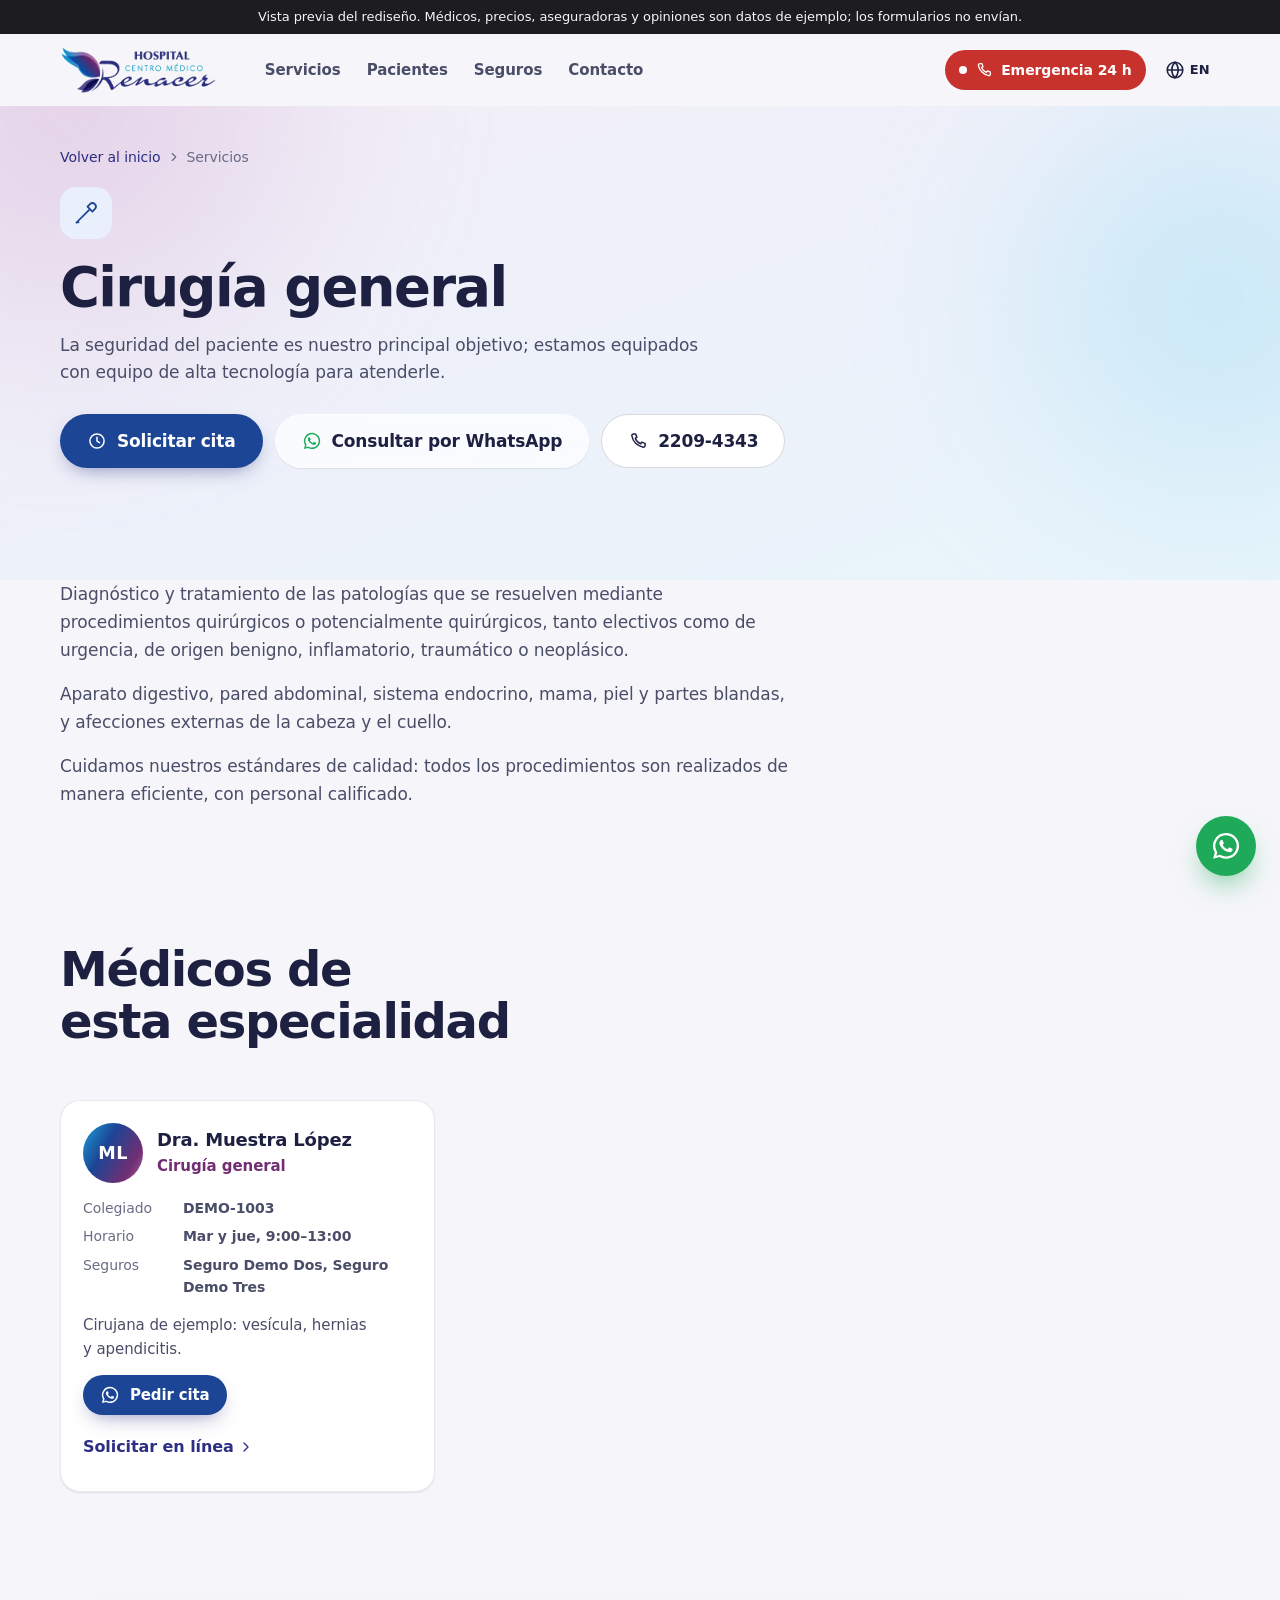
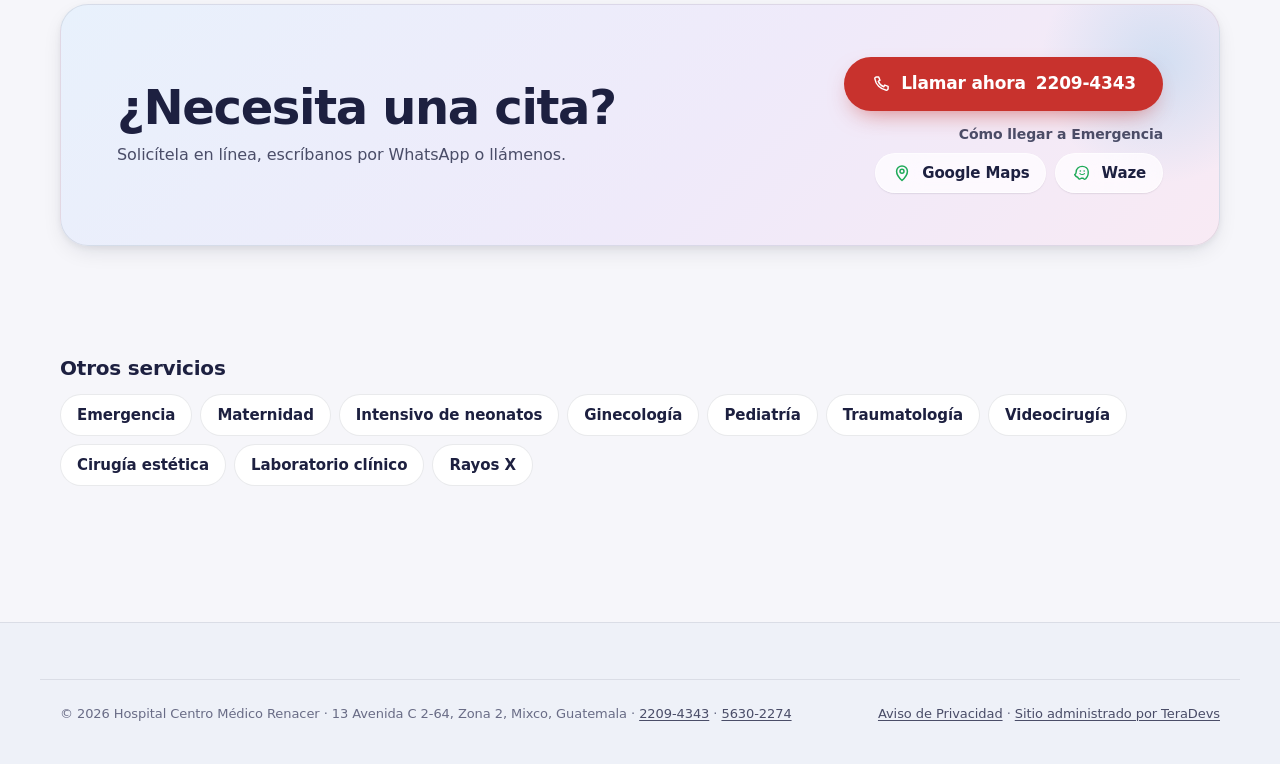
<file: servicio-cirugia-general.html>
<!DOCTYPE html>
<html lang="es-GT" data-wa="50256302274">
<head>
<meta charset="UTF-8">
<title id="pageTitle">Cirugía general · Hospital Centro Médico Renacer</title>
<meta name="description" content="La seguridad del paciente es nuestro principal objetivo; estamos equipados con equipo de alta tecnología para atenderle.">
<meta name="viewport" content="width=device-width, initial-scale=1, viewport-fit=cover">
<meta name="robots" content="noindex, nofollow">
<meta name="theme-color" content="#f7f7fb">
<meta name="color-scheme" content="light">
<link rel="canonical" href="https://cgonzalez2064.github.io/renacer-vista-previa/servicio-cirugia-general.html">
<meta property="og:type" content="website">
<meta property="og:locale" content="es_GT">
<meta property="og:site_name" content="Hospital Centro Médico Renacer">
<meta property="og:title" content="Cirugía general · Hospital Centro Médico Renacer">
<meta property="og:description" content="La seguridad del paciente es nuestro principal objetivo; estamos equipados con equipo de alta tecnología para atenderle.">
<meta property="og:url" content="https://cgonzalez2064.github.io/renacer-vista-previa/servicio-cirugia-general.html">
<meta property="og:image" content="https://cgonzalez2064.github.io/renacer-vista-previa/assets/og-image.png">
<meta name="twitter:card" content="summary_large_image">
<link rel="icon" href="assets/favicon.svg" type="image/svg+xml">
<link rel="icon" href="assets/favicon-32.png" sizes="32x32" type="image/png">
<link rel="apple-touch-icon" href="assets/apple-touch-icon.png">
<link rel="manifest" href="site.webmanifest">
<script src="assets/a11y-boot.js?v=13"></script>
<link rel="stylesheet" href="assets/main.css?v=13">
<script type="application/ld+json">{"@context":"https://schema.org","@type":"MedicalWebPage","url":"https://cgonzalez2064.github.io/renacer-vista-previa/servicio-cirugia-general.html","name":"Cirugía general | Hospital Centro Médico Renacer","description":"La seguridad del paciente es nuestro principal objetivo; estamos equipados con equipo de alta tecnología para atenderle.","inLanguage":"es-GT","about":{"@type":"MedicalProcedure","name":"Cirugía general","description":"La seguridad del paciente es nuestro principal objetivo; estamos equipados con equipo de alta tecnología para atenderle."},"publisher":{"@id":"https://cgonzalez2064.github.io/renacer-vista-previa/#hospital"},"breadcrumb":{"@type":"BreadcrumbList","itemListElement":[{"@type":"ListItem","position":1,"name":"Inicio","item":"https://cgonzalez2064.github.io/renacer-vista-previa/"},{"@type":"ListItem","position":2,"name":"Cirugía general","item":"https://cgonzalez2064.github.io/renacer-vista-previa/servicio-cirugia-general.html"}]}}</script>
</head>
<body class="service-page" data-page="service"><div role="note" style="position:relative;z-index:9999;background:#1d1d1f;color:#f5f5f7;font:13px/1.4 -apple-system,BlinkMacSystemFont,system-ui,sans-serif;text-align:center;padding:8px 16px">Vista previa del rediseño. Médicos, precios, aseguradoras y opiniones son datos de ejemplo; los formularios no envían.</div>
<a class="skip-link" href="#main" data-i18n="skip">Saltar al contenido</a>

<svg class="sprite" aria-hidden="true" focusable="false" xmlns="http://www.w3.org/2000/svg">
  <symbol id="i-phone" viewBox="0 0 24 24"><path d="M6.6 3.5h2.6l1.5 4-2 1.3a11 11 0 0 0 6.5 6.5l1.3-2 4 1.5v2.6a2 2 0 0 1-2.2 2A16.5 16.5 0 0 1 4.6 5.7a2 2 0 0 1 2-2.2z" fill="none" stroke="currentColor" stroke-width="1.8" stroke-linejoin="round"/></symbol>
  <symbol id="i-wa" viewBox="0 0 24 24"><path fill="currentColor" d="M12 2.2A9.7 9.7 0 0 0 3.6 16.8L2.3 21.6l4.9-1.3A9.7 9.7 0 1 0 12 2.2zm0 17.7a8 8 0 0 1-4.1-1.1l-.3-.2-2.9.8.8-2.8-.2-.3A8 8 0 1 1 12 19.9zm4.4-6c-.2-.1-1.4-.7-1.7-.8-.2-.1-.4-.1-.5.1l-.8 1c-.1.2-.3.2-.5.1a6.6 6.6 0 0 1-3.3-2.9c-.2-.4.2-.4.7-1.3.1-.2 0-.3 0-.4l-.8-1.8c-.2-.5-.4-.4-.5-.4h-.5a.9.9 0 0 0-.6.3 2.7 2.7 0 0 0-.9 2c0 1.2.9 2.4 1 2.5.1.2 1.7 2.6 4.2 3.7 1.6.7 2.2.7 3 .6.5-.1 1.4-.6 1.6-1.2.2-.6.2-1.1.1-1.2l-.5-.3z"/></symbol>
  <symbol id="i-pin" viewBox="0 0 24 24"><path d="M12 21s-6.5-5.6-6.5-11a6.5 6.5 0 0 1 13 0c0 5.4-6.5 11-6.5 11z" fill="none" stroke="currentColor" stroke-width="1.8" stroke-linejoin="round"/><circle cx="12" cy="10" r="2.4" fill="none" stroke="currentColor" stroke-width="1.8"/></symbol>
  <symbol id="i-mail" viewBox="0 0 24 24"><rect x="3" y="5" width="18" height="14" rx="3" fill="none" stroke="currentColor" stroke-width="1.8"/><path d="m4 7 8 6 8-6" fill="none" stroke="currentColor" stroke-width="1.8" stroke-linejoin="round"/></symbol>
  <symbol id="i-clock" viewBox="0 0 24 24"><circle cx="12" cy="12" r="8.5" fill="none" stroke="currentColor" stroke-width="1.8"/><path d="M12 7.5V12l3 2" fill="none" stroke="currentColor" stroke-width="1.8" stroke-linecap="round"/></symbol>
  <symbol id="i-check" viewBox="0 0 24 24"><path d="m5 12.5 4.2 4.2L19 7" fill="none" stroke="currentColor" stroke-width="2.2" stroke-linecap="round" stroke-linejoin="round"/></symbol>
  <symbol id="i-arrow" viewBox="0 0 24 24"><path d="M5 12h13m-5-5 5 5-5 5" fill="none" stroke="currentColor" stroke-width="1.9" stroke-linecap="round" stroke-linejoin="round"/></symbol>
  <symbol id="i-chev" viewBox="0 0 24 24"><path d="m9 6 6 6-6 6" fill="none" stroke="currentColor" stroke-width="2" stroke-linecap="round" stroke-linejoin="round"/></symbol>
  <symbol id="i-close" viewBox="0 0 24 24"><path d="M6 6l12 12M18 6 6 18" fill="none" stroke="currentColor" stroke-width="2" stroke-linecap="round"/></symbol>
  <symbol id="i-menu" viewBox="0 0 24 24"><path d="M4 8h16M4 16h16" fill="none" stroke="currentColor" stroke-width="2" stroke-linecap="round"/></symbol>
  <symbol id="i-a11y" viewBox="0 0 24 24"><circle cx="12" cy="4.6" r="1.9" fill="currentColor"/><path d="M4.5 8.2c2.5.8 5 1.2 7.5 1.2s5-.4 7.5-1.2M12 9.4v4.4m0 0-3 6.4m3-6.4 3 6.4" fill="none" stroke="currentColor" stroke-width="1.9" stroke-linecap="round" stroke-linejoin="round"/></symbol>
  <symbol id="i-globe" viewBox="0 0 24 24"><circle cx="12" cy="12" r="8.5" fill="none" stroke="currentColor" stroke-width="1.7"/><path d="M3.5 12h17M12 3.5c2.4 2.4 3.5 5.2 3.5 8.5s-1.1 6.1-3.5 8.5c-2.4-2.4-3.5-5.2-3.5-8.5S9.6 5.9 12 3.5z" fill="none" stroke="currentColor" stroke-width="1.7"/></symbol>
  <symbol id="i-up" viewBox="0 0 24 24"><path d="m6 14 6-6 6 6" fill="none" stroke="currentColor" stroke-width="2" stroke-linecap="round" stroke-linejoin="round"/></symbol>
  <symbol id="i-download" viewBox="0 0 24 24"><path d="M12 4v11m-4.5-4.5L12 15l4.5-4.5M5 19.5h14" fill="none" stroke="currentColor" stroke-width="1.9" stroke-linecap="round" stroke-linejoin="round"/></symbol>
  <symbol id="i-shield" viewBox="0 0 24 24"><path d="M12 3 5 6v5.5c0 4.3 3 8 7 9.5 4-1.5 7-5.2 7-9.5V6z" fill="none" stroke="currentColor" stroke-width="1.8" stroke-linejoin="round"/><path d="m9 12 2.2 2.2L15.5 10" fill="none" stroke="currentColor" stroke-width="1.8" stroke-linecap="round" stroke-linejoin="round"/></symbol>
  <symbol id="i-fb" viewBox="0 0 24 24"><path fill="currentColor" d="M13.5 21v-7.6h2.6l.4-3h-3V8.5c0-.9.2-1.5 1.5-1.5h1.6V4.3a21 21 0 0 0-2.3-.1c-2.3 0-3.9 1.4-3.9 4v2.2H7.8v3h2.6V21z"/></symbol>
  <symbol id="i-ig" viewBox="0 0 24 24"><rect x="3.5" y="3.5" width="17" height="17" rx="5" fill="none" stroke="currentColor" stroke-width="1.8"/><circle cx="12" cy="12" r="4" fill="none" stroke="currentColor" stroke-width="1.8"/><circle cx="17.2" cy="6.8" r="1.1" fill="currentColor"/></symbol>
  <!-- Service icons -->
  <symbol id="s-1" viewBox="0 0 32 32"><path d="M16 5v22M5 16h22" fill="none" stroke="currentColor" stroke-width="3.2" stroke-linecap="round"/><circle cx="16" cy="16" r="13" fill="none" stroke="currentColor" stroke-width="1.6" opacity=".35"/></symbol>
  <symbol id="s-2" viewBox="0 0 32 32"><path d="M16 27s-10-6.2-10-13.2A5.6 5.6 0 0 1 16 10.4a5.6 5.6 0 0 1 10 3.4C26 20.8 16 27 16 27z" fill="none" stroke="currentColor" stroke-width="2" stroke-linejoin="round"/><circle cx="16" cy="17" r="2.6" fill="currentColor" opacity=".5"/></symbol>
  <symbol id="s-3" viewBox="0 0 32 32"><rect x="5" y="12" width="22" height="12" rx="6" fill="none" stroke="currentColor" stroke-width="2"/><circle cx="12" cy="18" r="2.4" fill="currentColor" opacity=".6"/><path d="M9 12c0-3.9 3.1-6 7-6s7 2.1 7 6M8 27h16" fill="none" stroke="currentColor" stroke-width="2" stroke-linecap="round"/></symbol>
  <symbol id="s-4" viewBox="0 0 32 32"><circle cx="16" cy="12" r="6.5" fill="none" stroke="currentColor" stroke-width="2"/><path d="M16 18.5V28m-4-4h8" fill="none" stroke="currentColor" stroke-width="2" stroke-linecap="round"/></symbol>
  <symbol id="s-5" viewBox="0 0 32 32"><circle cx="16" cy="10" r="4.5" fill="none" stroke="currentColor" stroke-width="2"/><path d="M8 27c0-5 3.6-8.5 8-8.5s8 3.5 8 8.5" fill="none" stroke="currentColor" stroke-width="2" stroke-linecap="round"/><path d="M13.8 9.6c.7.6 1.4.8 2.2.8s1.5-.2 2.2-.8" fill="none" stroke="currentColor" stroke-width="1.6" stroke-linecap="round"/></symbol>
  <symbol id="s-6" viewBox="0 0 32 32"><path d="M11 5.5a3 3 0 0 0-4.2 4.2l1.4 1.4-1.4 1.4a3 3 0 0 0 4.2 4.2L21 26.6a3 3 0 0 0 4.2-4.2L15.3 12.5l1.4-1.4a3 3 0 0 0-4.2-4.2L11 8.3z" fill="none" stroke="currentColor" stroke-width="2" stroke-linejoin="round"/></symbol>
  <symbol id="s-7" viewBox="0 0 32 32"><path d="M6 26 20.5 11.5m-2.8-2.8 5.6 5.6 3.2-3.2a4 4 0 0 0-5.6-5.6z" fill="none" stroke="currentColor" stroke-width="2" stroke-linecap="round" stroke-linejoin="round"/><path d="M5 27l2.5-.6" stroke="currentColor" stroke-width="2" stroke-linecap="round"/></symbol>
  <symbol id="s-8" viewBox="0 0 32 32"><rect x="4" y="8" width="17" height="14" rx="3.5" fill="none" stroke="currentColor" stroke-width="2"/><path d="m21 13.5 7-3.8v12.6l-7-3.8" fill="none" stroke="currentColor" stroke-width="2" stroke-linejoin="round"/><circle cx="12.5" cy="15" r="2.6" fill="currentColor" opacity=".5"/></symbol>
  <symbol id="s-9" viewBox="0 0 32 32"><path d="M16 4.5l2.9 7.1 7.6.5-5.9 4.9 1.9 7.4L16 20.3l-6.5 4.1 1.9-7.4-5.9-4.9 7.6-.5z" fill="none" stroke="currentColor" stroke-width="2" stroke-linejoin="round"/></symbol>
  <symbol id="s-10" viewBox="0 0 32 32"><path d="M12 4.5h8M13.5 4.5v8.2L6.6 24.4A2.4 2.4 0 0 0 8.7 28h14.6a2.4 2.4 0 0 0 2.1-3.6L18.5 12.7V4.5" fill="none" stroke="currentColor" stroke-width="2" stroke-linejoin="round"/><path d="M9.8 20h12.4" stroke="currentColor" stroke-width="2" opacity=".5"/></symbol>
  <symbol id="s-11" viewBox="0 0 32 32"><rect x="5" y="4" width="22" height="24" rx="4" fill="none" stroke="currentColor" stroke-width="2"/><path d="M16 8v15M11 11.5c2 .8 3.5 1 5 1s3-.2 5-1M10.5 15.5c2.2.8 3.8 1 5.5 1s3.3-.2 5.5-1M11 19.5c2 .7 3.5.9 5 .9s3-.2 5-.9" fill="none" stroke="currentColor" stroke-width="1.8" stroke-linecap="round"/></symbol>
  <!-- Facilities (amenities) icons -->
  <symbol id="m-1" viewBox="0 0 24 24"><rect x="4" y="3.5" width="16" height="17" rx="4" fill="none" stroke="currentColor" stroke-width="1.8"/><path d="M10 16.5v-9h3a2.6 2.6 0 0 1 0 5.2h-3" fill="none" stroke="currentColor" stroke-width="1.9" stroke-linecap="round" stroke-linejoin="round"/></symbol>
  <symbol id="m-2" viewBox="0 0 24 24"><path d="M4.5 17h15M6 17a6 6 0 0 1 12 0M12 8.2V6.5M10.5 6.5h3" fill="none" stroke="currentColor" stroke-width="1.8" stroke-linecap="round" stroke-linejoin="round"/></symbol>
  <symbol id="m-3" viewBox="0 0 24 24"><path d="M5 12V9a3 3 0 0 1 3-3h8a3 3 0 0 1 3 3v3M3.5 12.5a1.8 1.8 0 0 1 3.5 0V15h10v-2.5a1.8 1.8 0 0 1 3.5 0V18h-17zM6 18v2M18 18v2" fill="none" stroke="currentColor" stroke-width="1.7" stroke-linejoin="round" stroke-linecap="round"/></symbol>
  <symbol id="m-4" viewBox="0 0 24 24"><rect x="4.5" y="3.5" width="15" height="17" rx="2.5" fill="none" stroke="currentColor" stroke-width="1.8"/><path d="m9 9.5 2-2.2 2 2.2M9 14.5l2 2.2 2-2.2M16 7v10" fill="none" stroke="currentColor" stroke-width="1.7" stroke-linecap="round" stroke-linejoin="round"/></symbol>
  <symbol id="m-5" viewBox="0 0 24 24"><path d="M9 3.5h6M10 3.5v6.2L4.8 18.3A1.8 1.8 0 0 0 6.4 21h11.2a1.8 1.8 0 0 0 1.6-2.7L14 9.7V3.5M7.4 15h9.2" fill="none" stroke="currentColor" stroke-width="1.8" stroke-linejoin="round" stroke-linecap="round"/></symbol>
  <symbol id="m-6" viewBox="0 0 24 24"><rect x="4" y="3" width="16" height="18" rx="3" fill="none" stroke="currentColor" stroke-width="1.8"/><path d="M12 6.5v11M8.5 9c1.3.6 2.3.8 3.5.8s2.2-.2 3.5-.8M8 12.5c1.4.6 2.5.8 4 .8s2.6-.2 4-.8M8.5 16c1.3.5 2.3.7 3.5.7s2.2-.2 3.5-.7" fill="none" stroke="currentColor" stroke-width="1.5" stroke-linecap="round"/></symbol>
  <symbol id="m-7" viewBox="0 0 24 24"><path d="M4 11h16v3a5 5 0 0 1-5 5H9a5 5 0 0 1-5-5zM6 11V8.5a6 6 0 0 1 6-4M7.5 19l-1 2M16.5 19l1 2" fill="none" stroke="currentColor" stroke-width="1.8" stroke-linecap="round" stroke-linejoin="round"/></symbol>
  <symbol id="m-8" viewBox="0 0 24 24"><rect x="3.5" y="9" width="17" height="9" rx="4.5" fill="none" stroke="currentColor" stroke-width="1.8"/><path d="M7 9c0-3 2.2-4.5 5-4.5s5 1.5 5 4.5M6 21h12" fill="none" stroke="currentColor" stroke-width="1.8" stroke-linecap="round"/><circle cx="9" cy="13.5" r="1.6" fill="currentColor"/></symbol>
  <symbol id="m-9" viewBox="0 0 24 24"><path d="M4.5 19.5 15 9m-2-2 4 4 2.4-2.4a2.8 2.8 0 0 0-4-4z" fill="none" stroke="currentColor" stroke-width="1.8" stroke-linecap="round" stroke-linejoin="round"/></symbol>
  <symbol id="m-10" viewBox="0 0 24 24"><path d="M5 9.5h12v4a5 5 0 0 1-5 5H10a5 5 0 0 1-5-5zM17 11h1a2.5 2.5 0 0 1 0 5h-1.5M8.5 3.5c-.7 1 .7 1.8 0 3M12.5 3.5c-.7 1 .7 1.8 0 3" fill="none" stroke="currentColor" stroke-width="1.8" stroke-linecap="round" stroke-linejoin="round"/></symbol>
  <symbol id="m-11" viewBox="0 0 24 24"><path d="M12 2.5v5M9.8 4.7h4.4M5.5 21v-8l6.5-5 6.5 5v8zM10 21v-3.5a2 2 0 0 1 4 0V21" fill="none" stroke="currentColor" stroke-width="1.8" stroke-linecap="round" stroke-linejoin="round"/></symbol>
  <symbol id="m-12" viewBox="0 0 24 24"><path d="M12 3 5 6v5.5c0 4.3 3 8 7 9.5 4-1.5 7-5.2 7-9.5V6z" fill="none" stroke="currentColor" stroke-width="1.8" stroke-linejoin="round"/><circle cx="12" cy="11.5" r="2.3" fill="none" stroke="currentColor" stroke-width="1.6"/></symbol>
  <symbol id="i-waze" viewBox="0 0 24 24"><path d="M19.5 10.5c0-4.1-3.4-6.5-7.2-6.5-4.2 0-7.3 3-7.3 6.8 0 1.6-.6 2.6-1.8 3.2.8 1.6 2.3 2.8 4 3.4a2 2 0 0 0 3.7.9h2.6a2 2 0 0 0 3.8-.8c1.5-1 2.2-3.3 2.2-7z" fill="none" stroke="currentColor" stroke-width="1.7" stroke-linejoin="round"/><circle cx="10" cy="9.6" r="1" fill="currentColor"/><circle cx="14.6" cy="9.6" r="1" fill="currentColor"/><path d="M9.5 12.8c1.4 1.3 4 1.3 5.4 0" fill="none" stroke="currentColor" stroke-width="1.5" stroke-linecap="round"/></symbol>
  <symbol id="i-person" viewBox="0 0 24 24"><circle cx="12" cy="8" r="3.6" fill="none" stroke="currentColor" stroke-width="1.8"/><path d="M5 20c.6-3.8 3.4-6 7-6s6.4 2.2 7 6" fill="none" stroke="currentColor" stroke-width="1.8" stroke-linecap="round"/></symbol>
  <symbol id="i-map" viewBox="0 0 24 24"><path d="m3.5 6.5 5.5-2 6 2 5.5-2v13l-5.5 2-6-2-5.5 2zM9 4.5v13M15 6.5v13" fill="none" stroke="currentColor" stroke-width="1.7" stroke-linejoin="round"/></symbol>
  <symbol id="a-bed" viewBox="0 0 32 32"><path d="M4 8v18M4 21h24v5M4 16h9.5v5M13.5 14.5h10a4.5 4.5 0 0 1 4.5 4.5v2" fill="none" stroke="currentColor" stroke-width="2" stroke-linecap="round" stroke-linejoin="round"/><circle cx="9" cy="12.5" r="2.6" fill="none" stroke="currentColor" stroke-width="2"/></symbol>
  <symbol id="a-cup" viewBox="0 0 32 32"><path d="M6 12h17v6a7 7 0 0 1-7 7h-3a7 7 0 0 1-7-7zM23 14h1.5a3.5 3.5 0 0 1 0 7H22M11 4.5c-1 1.5 1 2.5 0 4M16 4.5c-1 1.5 1 2.5 0 4" fill="none" stroke="currentColor" stroke-width="2" stroke-linecap="round" stroke-linejoin="round"/></symbol>
  <symbol id="a-chapel" viewBox="0 0 32 32"><path d="M16 3v7M13 6h6M7 28V17l9-7 9 7v11zM13 28v-5a3 3 0 0 1 6 0v5" fill="none" stroke="currentColor" stroke-width="2" stroke-linecap="round" stroke-linejoin="round"/></symbol>
  <symbol id="i-search" viewBox="0 0 24 24"><circle cx="11" cy="11" r="6.5" fill="none" stroke="currentColor" stroke-width="1.9"/><path d="m16 16 4.5 4.5" fill="none" stroke="currentColor" stroke-width="1.9" stroke-linecap="round"/></symbol>
  <symbol id="i-alert" viewBox="0 0 16 16"><path fill="currentColor" d="M7.938 2.016A.13.13 0 0 1 8.002 2a.13.13 0 0 1 .063.016.15.15 0 0 1 .054.057l6.857 11.667c.036.06.035.124.002.183a.2.2 0 0 1-.054.06.1.1 0 0 1-.066.017H1.146a.1.1 0 0 1-.066-.017.2.2 0 0 1-.054-.06.18.18 0 0 1 .002-.183L7.884 2.073a.15.15 0 0 1 .054-.057m1.044-.45a1.13 1.13 0 0 0-1.96 0L.165 13.233c-.457.778.091 1.767.98 1.767h13.713c.889 0 1.438-.99.98-1.767z"/><path fill="currentColor" d="M7.002 12a1 1 0 1 1 2 0 1 1 0 0 1-2 0M7.1 5.995a.905.905 0 1 1 1.8 0l-.35 3.507a.552.552 0 0 1-1.1 0z"/></symbol>
  <symbol id="i-info" viewBox="0 0 24 24"><circle cx="12" cy="12" r="8.5" fill="none" stroke="currentColor" stroke-width="1.8"/><path d="M12 11v5.5M12 7.6v.1" fill="none" stroke="currentColor" stroke-width="2" stroke-linecap="round"/></symbol>
  <symbol id="i-star" viewBox="0 0 24 24"><path fill="currentColor" d="m12 3.2 2.6 5.5 6 .8-4.4 4.1 1.1 5.9L12 16.6l-5.3 2.9 1.1-5.9-4.4-4.1 6-.8z"/></symbol>
</svg>

<header class="site-header" id="siteHeader">
  <div class="container header-inner">
    <a class="brand" href="./" data-i18n-attr="aria-label:brand.aria" aria-label="Hospital Centro Médico Renacer, ir al inicio">
      <picture class="brand-logo"><img src="assets/img/brand/logo.webp" width="392" height="120" alt="Hospital Centro Médico Renacer"></picture>
    </a>
    <nav class="nav-desktop" aria-label="Principal">
      <a href="./#servicios" data-i18n="nav.services">Servicios</a>
      <a href="./#pacientes" data-i18n="nav.patients">Pacientes</a>
      <a href="./#seguros" data-i18n="nav.insurance">Seguros</a>
      <a href="./#contacto" data-i18n="nav.contact">Contacto</a>
    </nav>
    <div class="header-actions">
      <a class="pill pill-emergency" href="tel:+50222094343" data-i18n-attr="aria-label:hero.cta1" aria-label="Llamar a emergencia"><span class="pulse" aria-hidden="true"></span><svg aria-hidden="true"><use href="#i-phone"/></svg><span data-i18n="nav.emergency">Emergencia 24 h</span></a>
      <button type="button" class="icon-btn lang-btn" id="langToggle" data-lang-toggle data-i18n-attr="aria-label:lang.toggle_aria" aria-label="Cambiar idioma a inglés"><svg aria-hidden="true"><use href="#i-globe"/></svg><span>EN</span></button>
    </div>
  </div>
</header>

<main id="main">
  <section class="section svc-hero">
    <div class="hero-bg" aria-hidden="true"><span class="orb orb-a"></span><span class="orb orb-b"></span></div>
    <div class="container svc-hero-inner">
      <nav class="crumbs" aria-label="Ruta"><a href="./" data-i18n="svcpage.back">Volver al inicio</a> <svg aria-hidden="true"><use href="#i-chev"/></svg> <span data-i18n="nav.services">Servicios</span></nav>
      <span class="service-icon svc-icon" aria-hidden="true"><svg><use href="#s-7"/></svg></span>
      <h1 data-i18n="service7.title">Cirugía general</h1>
      <p class="lead" data-i18n="service7.desc">La seguridad del paciente es nuestro principal objetivo; estamos equipados con equipo de alta tecnología para atenderle.</p>
      <div class="hero-ctas">
        <a class="btn btn-primary btn-lg" href="./?especialidad=service7#citas" data-appt-spec="service7"><svg aria-hidden="true"><use href="#i-clock"/></svg><span data-i18n="appt.submit">Solicitar cita</span></a>
        <a class="btn btn-glass btn-lg" data-wa="service7.title" href="https://wa.me/50256302274?text=Hola%2C%20quisiera%20informaci%C3%B3n%20sobre%20cirug%C3%ADa%20general%20en%20el%20Hospital%20Centro%20M%C3%A9dico%20Renacer." target="_blank" rel="noopener noreferrer"><svg aria-hidden="true"><use href="#i-wa"/></svg><span data-i18n="services.cta">Consultar por WhatsApp</span></a>
        <a class="btn btn-ghost btn-lg" href="tel:+50222094343"><svg aria-hidden="true"><use href="#i-phone"/></svg><span class="nowrap">2209&#8209;4343</span></a>
      </div>
    </div>
  </section>

  <section class="section svc-body">
    <div class="container svc-text reveal" data-i18n-paras="service7.more">
        <p>Diagnóstico y tratamiento de las patologías que se resuelven mediante procedimientos quirúrgicos o potencialmente quirúrgicos, tanto electivos como de urgencia, de origen benigno, inflamatorio, traumático o neoplásico.</p>
        <p>Aparato digestivo, pared abdominal, sistema endocrino, mama, piel y partes blandas, y afecciones externas de la cabeza y el cuello.</p>
        <p>Cuidamos nuestros estándares de calidad: todos los procedimientos son realizados de manera eficiente, con personal calificado.</p>
    </div>
  </section>

  <section class="section doctors" aria-labelledby="svcDoctors">
    <div class="container">
      <div class="section-head reveal"><h2 id="svcDoctors" data-i18n="svcpage.doctors">Médicos de esta especialidad</h2></div>
      <ul class="doctors-grid">
        <li class="doctor-card card reveal" data-spec="cirugia general" data-search="dra muestra lopez cirugia general general surgery"><div class="doc-head"><span class="doc-avatar" aria-hidden="true">ML</span><div><h3 class="doc-name">Dra. Muestra López</h3><p class="doc-spec" data-i18n="doctor3.specialty">Cirugía general</p></div></div><dl class="doc-meta"><div><dt data-i18n="doctors.license">Colegiado</dt><dd>DEMO-1003</dd></div><div><dt data-i18n="doctors.hours">Horario</dt><dd data-i18n="doctor3.hours">Mar y jue, 9:00–13:00</dd></div><div><dt data-i18n="doctors.insurers">Seguros</dt><dd>Seguro Demo Dos, Seguro Demo Tres</dd></div></dl><p class="doc-bio" data-i18n="doctor3.bio">Cirujana de ejemplo: vesícula, hernias y apendicitis.</p><div class="doc-actions"><a class="btn btn-primary btn-small" data-wa-doc="doctor3" data-doc-name="Dra. Muestra López" href="https://wa.me/50256302274?text=Hola%2C%20quisiera%20una%20cita%20con%20Dra.%20Muestra%20L%C3%B3pez%20%28Cirug%C3%ADa%20general%29%20en%20el%20Hospital%20Centro%20M%C3%A9dico%20Renacer." target="_blank" rel="noopener noreferrer"><svg aria-hidden="true"><use href="#i-wa"/></svg><span data-i18n="doctors.cta">Pedir cita</span></a><a class="text-link" href="./?medico=doctor3#citas" data-appt-doctor="doctor3" data-appt-spec="service7"><span data-i18n="doctors.request">Solicitar en línea</span><svg aria-hidden="true"><use href="#i-chev"/></svg></a></div></li>
      </ul>
    </div>
  </section>

  <section class="section cta-band" aria-labelledby="svcCta">
    <div class="container">
      <div class="cta-inner reveal">
        <div>
          <h2 id="svcCta" data-i18n="svcpage.request_title">¿Necesita una cita?</h2>
          <p data-i18n="svcpage.request_desc">Solicítela en línea, escríbanos por WhatsApp o llámenos.</p>
        </div>
        <div class="cta-actions">
          <a class="btn btn-emergency btn-lg" href="tel:+50222094343"><svg aria-hidden="true"><use href="#i-phone"/></svg><span data-i18n="ctabanner.cta">Llamar ahora</span> <span class="nowrap">2209&#8209;4343</span></a>
          <p class="cta-directions"><span class="cta-dir-label" data-i18n="ctabanner.directions">Cómo llegar a Emergencia</span> <a class="btn btn-glass btn-small" href="https://www.google.com/maps/search/?api=1&query=Hospital+Centro+M%C3%A9dico+Renacer+13+Avenida+C+2-64+Zona+2+Mixco" target="_blank" rel="noopener noreferrer"><svg aria-hidden="true"><use href="#i-pin"/></svg><span>Google Maps</span></a> <a class="btn btn-glass btn-small" href="https://waze.com/ul?q=13%20Avenida%20C%202-64%20Zona%202%20Mixco%20Guatemala&navigate=yes" target="_blank" rel="noopener noreferrer"><svg aria-hidden="true"><use href="#i-waze"/></svg><span>Waze</span></a></p>
        </div>
      </div>
    </div>
  </section>

  <section class="section svc-other" aria-labelledby="svcOther">
    <div class="container">
      <h2 id="svcOther" class="h3-like" data-i18n="svcpage.more_services">Otros servicios</h2>
      <ul class="svc-other-list">
          <li><a href="servicio-emergencia.html" data-i18n="service1.title">Emergencia</a></li>
          <li><a href="servicio-maternidad.html" data-i18n="service2.title">Maternidad</a></li>
          <li><a href="servicio-neonatos.html" data-i18n="service3.title">Intensivo de neonatos</a></li>
          <li><a href="servicio-ginecologia.html" data-i18n="service4.title">Ginecología</a></li>
          <li><a href="servicio-pediatria.html" data-i18n="service5.title">Pediatría</a></li>
          <li><a href="servicio-traumatologia.html" data-i18n="service6.title">Traumatología</a></li>
          <li><a href="servicio-videocirugia.html" data-i18n="service8.title">Videocirugía</a></li>
          <li><a href="servicio-cirugia-estetica.html" data-i18n="service9.title">Cirugía estética</a></li>
          <li><a href="servicio-laboratorio-clinico.html" data-i18n="service10.title">Laboratorio clínico</a></li>
          <li><a href="servicio-rayos-x.html" data-i18n="service11.title">Rayos X</a></li>
      </ul>
    </div>
  </section>
</main>

<footer class="site-footer">
  <div class="container footer-bottom">
    <p>© <span id="year">2026</span> Hospital Centro Médico Renacer · 13 Avenida C 2-64, Zona 2, Mixco, Guatemala · <a href="tel:+50222094343">2209&#8209;4343</a> · <a href="tel:+50256302274">5630&#8209;2274</a></p>
    <p><a href="privacy-notice.html" data-i18n="footer.privacy_link">Aviso de Privacidad</a> · <a href="https://www.teradevsgt.com/" target="_blank" rel="noopener noreferrer" data-i18n="footer.made_by">Sitio administrado por TeraDevs</a></p>
  </div>
</footer>

<nav class="action-bar" data-i18n-attr="aria-label:actions.aria" aria-label="Acciones rápidas">
  <a href="tel:+50222094343" class="ab-call"><svg aria-hidden="true"><use href="#i-phone"/></svg><span data-i18n="actions.emergency">Emergencia</span></a>
  <a href="https://wa.me/50256302274?text=Hola%2C%20quisiera%20informaci%C3%B3n%20sobre%20los%20servicios%20del%20Hospital%20Centro%20M%C3%A9dico%20Renacer." data-wa="" target="_blank" rel="noopener noreferrer" class="ab-wa"><svg aria-hidden="true"><use href="#i-wa"/></svg><span data-i18n="actions.whatsapp">WhatsApp</span></a>
  <a href="https://www.google.com/maps/search/?api=1&query=Hospital+Centro+M%C3%A9dico+Renacer+13+Avenida+C+2-64+Zona+2+Mixco" target="_blank" rel="noopener noreferrer"><svg aria-hidden="true"><use href="#i-pin"/></svg><span data-i18n="actions.directions">Cómo llegar</span></a>
</nav>
<a class="wa-fab" id="whatsappFab" data-wa="" href="https://wa.me/50256302274?text=Hola%2C%20quisiera%20informaci%C3%B3n%20sobre%20los%20servicios%20del%20Hospital%20Centro%20M%C3%A9dico%20Renacer." target="_blank" rel="noopener noreferrer" data-i18n-attr="aria-label:whatsapp.aria" aria-label="Escríbanos por WhatsApp (se abre en una pestaña nueva)"><svg aria-hidden="true"><use href="#i-wa"/></svg></a>
<button type="button" class="back-to-top" id="backToTop" data-i18n-attr="aria-label:backtotop.aria" aria-label="Volver arriba"><svg aria-hidden="true"><use href="#i-up"/></svg></button>

<script type="application/json" id="siteContent">{"v":1,"i18n":{"es":{"media.service1.alt":"Médico tomando la presión a una paciente en su cama","media.service2.alt":"Familia visitando a una mamá en una habitación de maternidad","media.service3.alt":"Pie de un recién nacido con sensor de monitoreo en el intensivo","media.service4.alt":"Paciente conversando con su ginecólogo en la clínica","media.service5.alt":"Niño en su cama mientras le toman la presión","media.service6.alt":"Especialista revisando la rodilla de un paciente","media.service7.alt":"Equipo de cirujanos operando en quirófano","media.service8.alt":"Cirujano usando el microscopio quirúrgico","media.service9.alt":"Rostro de paciente marcado para un procedimiento estético","media.service10.alt":"Químico biólogo trabajando con el microscopio del laboratorio","media.proj1.card.alt":"Habitación suite con sala para las visitas","media.proj2.card.alt":"Incubadora con fototerapia de luz azul","media.proj3.card.alt":"Equipo quirúrgico durante una operación","media.proj4.card.alt":"Sala de espera junto a la sala cuna","media.proj5.card.alt":"Cafetería del tercer nivel","media.proj6.card.alt":"Capilla del hospital","media.about.alt":"Equipo de médicos, enfermeras y personal del hospital","media.hero1.alt":"Familia visitando a una mamá y su recién nacido en la habitación","media.hero2.alt":"Enfermera acompañando a una paciente","media.hero3.alt":"Incubadora con fototerapia en el intensivo de recién nacidos","media.maternity.alt":"Mamá cargando a su bebé recién nacido en la habitación","notice.text":"AVISO DE PRUEBA: el 24 y 31 de diciembre la consulta externa atiende de 7:00 a 12:00. Emergencia sigue 24 horas.","doctor1.specialty":"Ginecología y obstetricia","doctor1.hours":"Lun a vie, 8:00–12:00","doctor1.bio":"Médica de ejemplo: control prenatal y parto humanizado.","doctor2.specialty":"Pediatría","doctor2.hours":"Lun a sáb, 14:00–18:00","doctor2.bio":"Médico de ejemplo: control de niño sano y vacunas.","doctor3.specialty":"Cirugía general","doctor3.hours":"Mar y jue, 9:00–13:00","doctor3.bio":"Cirujana de ejemplo: vesícula, hernias y apendicitis.","doctor4.specialty":"Traumatología y ortopedia","doctor4.hours":"Lun, mié y vie, 15:00–19:00","doctor4.bio":"Médico de ejemplo: fracturas, rodilla y columna.","doctor5.specialty":"Medicina de emergencia","doctor5.hours":"Turnos de 24 horas","doctor5.bio":"Médica de ejemplo del equipo de emergencia.","doctor6.specialty":"Ginecología","doctor6.hours":"Sáb, 8:00–12:00","doctor6.bio":"Médico de ejemplo: ultrasonido y colposcopia.","appt.title":"Solicite su cita en línea","pkg1.name":"Parto normal (ejemplo)","pkg1.badge":"Más solicitado","pkg1.desc":"Paquete de ejemplo con precio ficticio.","pkg1.includes":"Habitación privada 24 h; Atención del pediatra; Medicamentos básicos; Alimentación de la mamá","pkg2.name":"Cesárea (ejemplo)","pkg2.desc":"Paquete de ejemplo con precio ficticio.","pkg2.includes":"Habitación privada 48 h; Sala de operaciones; Anestesia; Cuidado del recién nacido","pkg3.name":"Chequeo ejecutivo (ejemplo)","pkg3.desc":"Exámenes de rutina de ejemplo.","pkg3.includes":"Hematología completa; Química sanguínea; Rayos X de tórax; Consulta de resultados","comp.title":"Qué puede traer el acompañante (ejemplo)","comp1":"Una muda de ropa y artículos de higiene personal.","comp2":"Un suéter o manta ligera: las habitaciones son frescas.","comp3":"Cargador de teléfono. No se permiten alimentos para el paciente sin autorización.","exam1.name":"Hematología completa (ejemplo)","exam1.prep":"No requiere ayuno.","exam1.time":"el mismo día","exam2.name":"Glucosa en ayunas (ejemplo)","exam2.prep":"Ayuno de 8 a 12 horas. Puede tomar agua pura.","exam2.time":"2 horas","exam3.name":"Perfil de lípidos (ejemplo)","exam3.prep":"Ayuno de 12 horas y sin alcohol 24 horas antes.","exam3.time":"24 horas","exam4.name":"Orina completa (ejemplo)","exam4.prep":"Primera orina de la mañana en frasco estéril.","exam4.time":"el mismo día","exam5.name":"Rayos X de tórax (ejemplo)","exam5.prep":"Retire objetos metálicos. Avise si puede estar embarazada.","exam5.time":"1 hora","inshow.title":"Cómo usar su seguro (ejemplo)","inshow1":"Presente su carné del seguro y su DPI en admisión.","inshow2":"Admisión solicita la carta de garantía o preautorización a su aseguradora.","inshow3":"Usted cubre solo el deducible y el coaseguro de su póliza.","insck.title":"Verifique su cobertura antes de venir","review1.text":"Opinión de ejemplo: la atención en emergencia fue rápida y muy humana.","review1.when":"hace 2 semanas","review2.text":"Opinión de ejemplo: mi parto fue tranquilo y las enfermeras siempre estuvieron pendientes.","review2.when":"hace 1 mes","review3.text":"Opinión de ejemplo: instalaciones limpias; la espera en laboratorio fue un poco larga.","review3.when":"hace 3 meses"},"en":{"media.service1.alt":"Doctor taking a patient’s blood pressure at her bedside","media.service2.alt":"Family visiting a new mother in a maternity room","media.service3.alt":"Newborn’s foot with a monitoring sensor in the NICU","media.service4.alt":"Patient talking with her gynaecologist in the clinic","media.service5.alt":"Child in bed having his blood pressure taken","media.service6.alt":"Specialist examining a patient’s knee","media.service7.alt":"Surgical team operating in the theatre","media.service8.alt":"Surgeon using the surgical microscope","media.service9.alt":"Patient’s face marked for a cosmetic procedure","media.service10.alt":"Lab scientist working at the laboratory microscope","media.proj1.card.alt":"Suite room with a sitting area for visitors","media.proj2.card.alt":"Incubator with blue-light phototherapy","media.proj3.card.alt":"Surgical team during an operation","media.proj4.card.alt":"Waiting room next to the nursery","media.proj5.card.alt":"Third-floor cafeteria","media.proj6.card.alt":"Hospital chapel","media.about.alt":"The hospital’s team of doctors, nurses and staff","media.hero1.alt":"Family visiting a new mother and her baby in the room","media.hero2.alt":"Nurse caring for a patient","media.hero3.alt":"Incubator with phototherapy in the newborn intensive care unit","media.maternity.alt":"Mother holding her newborn baby in the room","notice.text":"TEST NOTICE: on December 24 and 31 outpatient clinics open 7:00–12:00. The ER stays open 24 hours.","doctor1.specialty":"Gynaecology and obstetrics","doctor1.hours":"Mon–Fri, 8:00–12:00","doctor1.bio":"Sample doctor: prenatal care and humanised birth.","doctor2.specialty":"Paediatrics","doctor2.hours":"Mon–Sat, 14:00–18:00","doctor2.bio":"Sample doctor: well-child checkups and vaccines.","doctor3.specialty":"General surgery","doctor3.hours":"Tue \u0026 Thu, 9:00–13:00","doctor3.bio":"Sample surgeon: gallbladder, hernia and appendix.","doctor4.specialty":"Traumatology and orthopaedics","doctor4.hours":"Mon, Wed \u0026 Fri, 15:00–19:00","doctor4.bio":"Sample doctor: fractures, knee and spine.","doctor5.specialty":"Emergency medicine","doctor5.hours":"24-hour shifts","doctor5.bio":"Sample doctor on the emergency team.","doctor6.specialty":"Gynaecology","doctor6.hours":"Sat, 8:00–12:00","doctor6.bio":"Sample doctor: ultrasound and colposcopy.","appt.title":"Request your appointment online","pkg1.name":"Normal delivery (example)","pkg1.badge":"Most requested","pkg1.desc":"Sample package with a made-up price.","pkg1.includes":"Private room 24 h; Paediatrician care; Basic medication; Meals for mom","pkg2.name":"C-section (example)","pkg2.desc":"Sample package with a made-up price.","pkg2.includes":"Private room 48 h; Operating room; Anaesthesia; Newborn care","pkg3.name":"Executive checkup (example)","pkg3.desc":"Sample routine tests.","pkg3.includes":"Complete blood count; Blood chemistry; Chest X-ray; Results consultation","comp.title":"What companions may bring (example)","comp1":"A change of clothes and toiletries.","comp2":"A sweater or light blanket: rooms are cool.","comp3":"A phone charger. No food for the patient without authorisation.","exam1.name":"Complete blood count (example)","exam1.prep":"No fasting needed.","exam1.time":"same day","exam2.name":"Fasting glucose (example)","exam2.prep":"Fast 8 to 12 hours. You may drink plain water.","exam2.time":"2 hours","exam3.name":"Lipid panel (example)","exam3.prep":"12-hour fast and no alcohol for 24 hours before.","exam3.time":"24 hours","exam4.name":"Urinalysis (example)","exam4.prep":"First morning urine in a sterile cup.","exam4.time":"same day","exam5.name":"Chest X-ray (example)","exam5.prep":"Remove metal objects. Tell us if you may be pregnant.","exam5.time":"1 hour","inshow.title":"How to use your insurance (example)","inshow1":"Show your insurance card and ID at admissions.","inshow2":"Admissions requests the guarantee letter or pre-authorisation from your insurer.","inshow3":"You only pay your policy deductible and co-insurance.","insck.title":"Check your coverage before you come","review1.text":"Sample review: the ER care was fast and very kind.","review1.when":"2 weeks ago","review2.text":"Sample review: my delivery was calm and the nurses were always attentive.","review2.when":"1 month ago","review3.text":"Sample review: clean facilities; the wait at the lab was a bit long.","review3.when":"3 months ago"}},"images":{"assets/img/site/hab-suite.webp":{"alt":{"es":"Habitación suite con sala para las visitas","en":"Suite room with a sitting area for visitors"},"srcset":"assets/img/site/hab-suite.webp 740w"},"assets/img/site/hab-privada-1.webp":{"alt":{"es":"Habitación privada con sofá para acompañante","en":"Private room with a sofa for a companion"},"srcset":"assets/img/site/hab-privada-1.webp 740w"},"assets/img/site/hab-privada-2.webp":{"alt":{"es":"Familia visitando a una paciente en su habitación","en":"Family visiting a patient in her room"},"srcset":"assets/img/site/hab-privada-2.webp 740w"},"assets/img/site/hab-privada-3.webp":{"alt":{"es":"Habitación privada con baño propio","en":"Private room with its own bathroom"},"srcset":"assets/img/site/hab-privada-3.webp 740w"},"assets/img/site/hab-semiprivada.webp":{"alt":{"es":"Habitación semiprivada para dos pacientes","en":"Semi-private room for two patients"},"srcset":"assets/img/site/hab-semiprivada.webp 740w"},"assets/img/site/neo-fototerapia.webp":{"alt":{"es":"Incubadora con fototerapia de luz azul","en":"Incubator with blue-light phototherapy"},"srcset":"assets/img/site/neo-fototerapia.webp 740w"},"assets/img/site/neo-salacuna.webp":{"alt":{"es":"Enfermera en la sala cuna junto a las cunas","en":"Nurse in the nursery beside the cribs"},"srcset":"assets/img/site/neo-salacuna.webp 740w"},"assets/img/site/neo-enfermera.webp":{"alt":{"es":"Enfermera de la sala cuna entre dos cunas","en":"Nursery nurse between two cribs"},"srcset":"assets/img/site/neo-enfermera.webp 740w"},"assets/img/site/neo-bebe.webp":{"alt":{"es":"Recién nacido bajo monitoreo","en":"Newborn under monitoring"},"srcset":"assets/img/site/neo-bebe.webp 740w"},"assets/img/site/qx-sala.webp":{"alt":{"es":"Equipo quirúrgico durante una operación","en":"Surgical team during an operation"},"srcset":"assets/img/site/qx-sala.webp 740w"},"assets/img/site/qx-video.webp":{"alt":{"es":"Cirujano en el microscopio quirúrgico","en":"Surgeon at the surgical microscope"},"srcset":"assets/img/site/qx-video.webp 740w"},"assets/img/site/rec-espera.webp":{"alt":{"es":"Sala de espera junto a la sala cuna","en":"Waiting room next to the nursery"},"srcset":"assets/img/site/rec-espera.webp 740w"},"assets/img/site/rec-recepcion.webp":{"alt":{"es":"Recepción del hospital","en":"Hospital reception desk"},"srcset":"assets/img/site/rec-recepcion.webp 800w"},"assets/img/site/rec-pasillo-1.webp":{"alt":{"es":"Pasillo de hospitalización","en":"Inpatient corridor"},"srcset":"assets/img/site/rec-pasillo-1.webp 740w"},"assets/img/site/rec-pasillo-2.webp":{"alt":{"es":"Pasillo amplio e iluminado","en":"Wide, bright corridor"},"srcset":"assets/img/site/rec-pasillo-2.webp 740w"},"assets/img/site/rec-pasillo-3.webp":{"alt":{"es":"Pasillo hacia las habitaciones","en":"Corridor leading to the rooms"},"srcset":"assets/img/site/rec-pasillo-3.webp 740w"},"assets/img/site/fam-cafeteria.webp":{"alt":{"es":"Cafetería del tercer nivel","en":"Third-floor cafeteria"},"srcset":"assets/img/site/fam-cafeteria.webp 720w"},"assets/img/site/fam-ninos-1.webp":{"alt":{"es":"Área de juegos para niños","en":"Children’s play area"},"srcset":"assets/img/site/fam-ninos-1.webp 740w"},"assets/img/site/fam-ninos-2.webp":{"alt":{"es":"Niños jugando en el área infantil","en":"Children playing in the play area"},"srcset":"assets/img/site/fam-ninos-2.webp 740w"},"assets/img/site/fam-ninos-3.webp":{"alt":{"es":"Rincón de juegos con casita y libros","en":"Play corner with a toy house and books"},"srcset":"assets/img/site/fam-ninos-3.webp 740w"},"assets/img/site/capilla-1.webp":{"alt":{"es":"Capilla del hospital","en":"Hospital chapel"},"srcset":"assets/img/site/capilla-1.webp 740w"},"assets/img/site/capilla-2.webp":{"alt":{"es":"Altar de la capilla","en":"Chapel altar"},"srcset":"assets/img/site/capilla-2.webp 740w"}}}</script>
<script src="assets/main.js?v=13" defer></script>
<script src="assets/stats.js?v=13" defer></script>
</body>
</html>
</file>
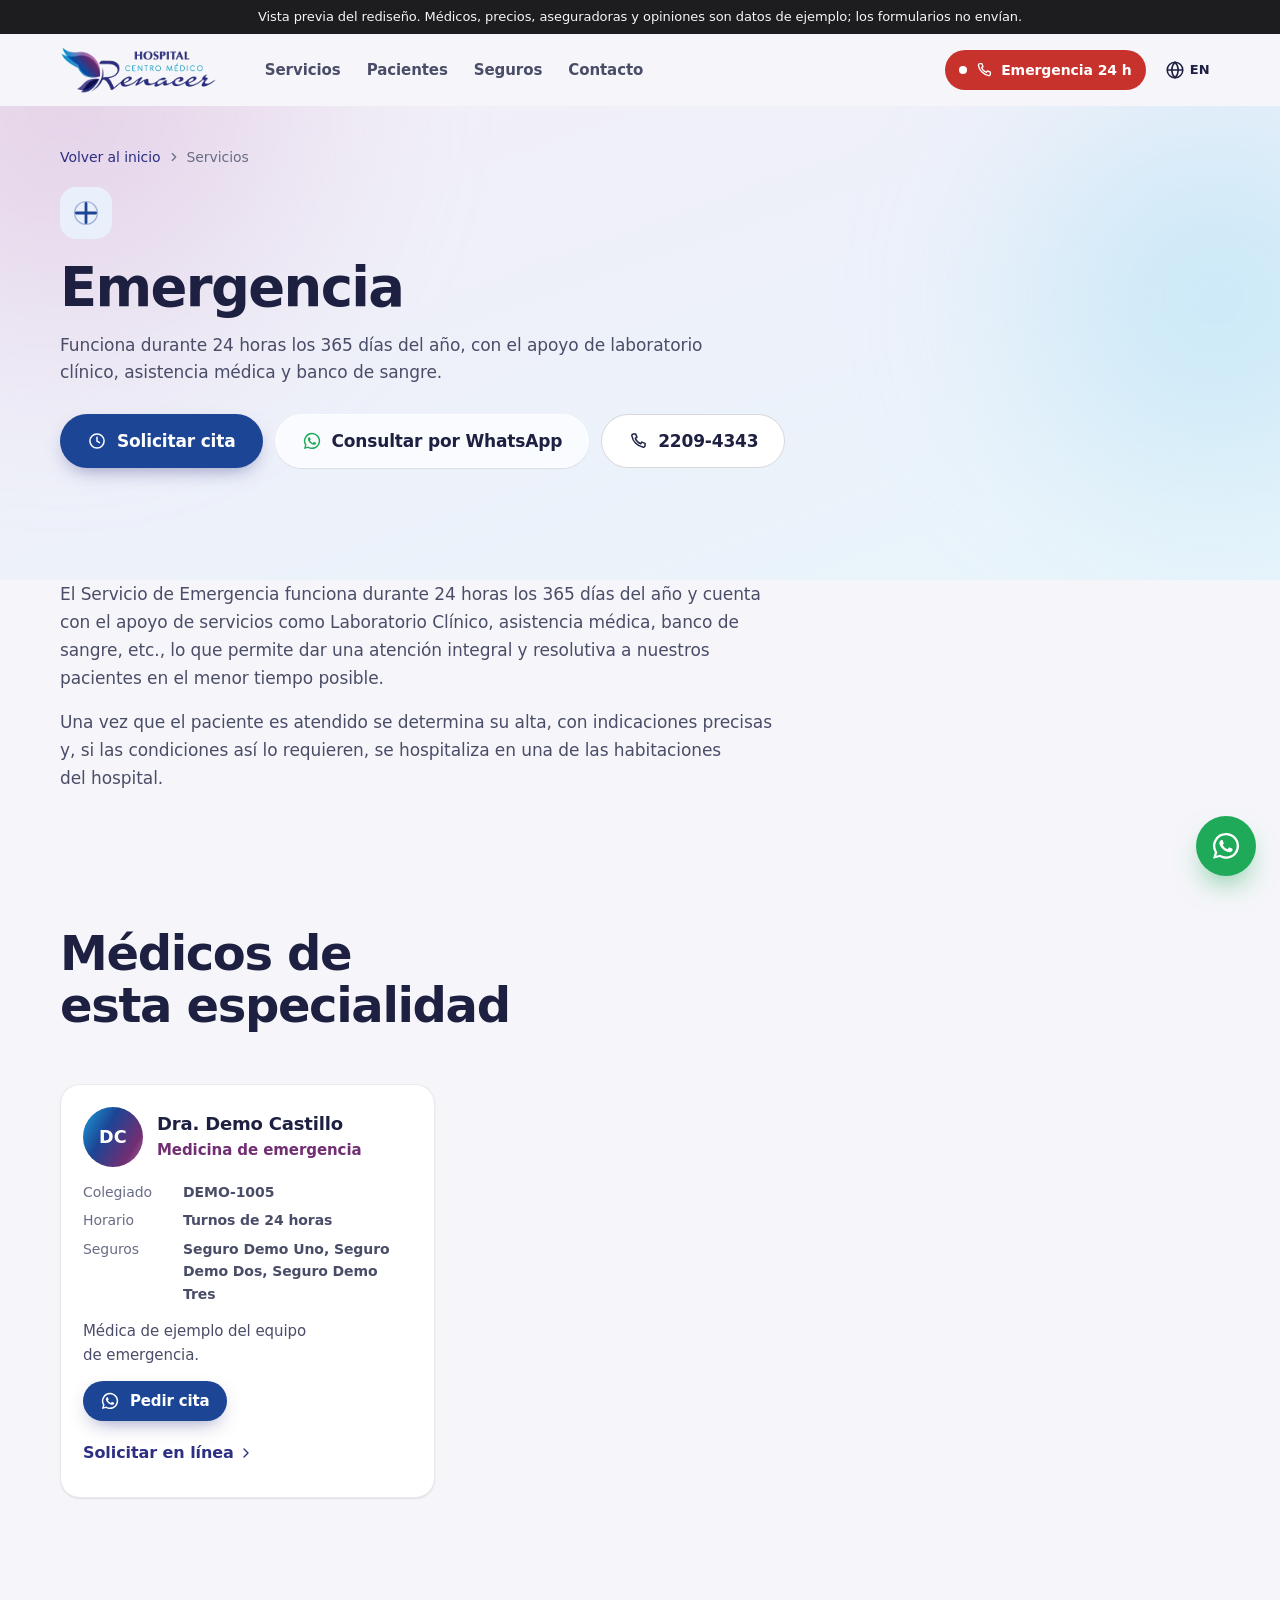
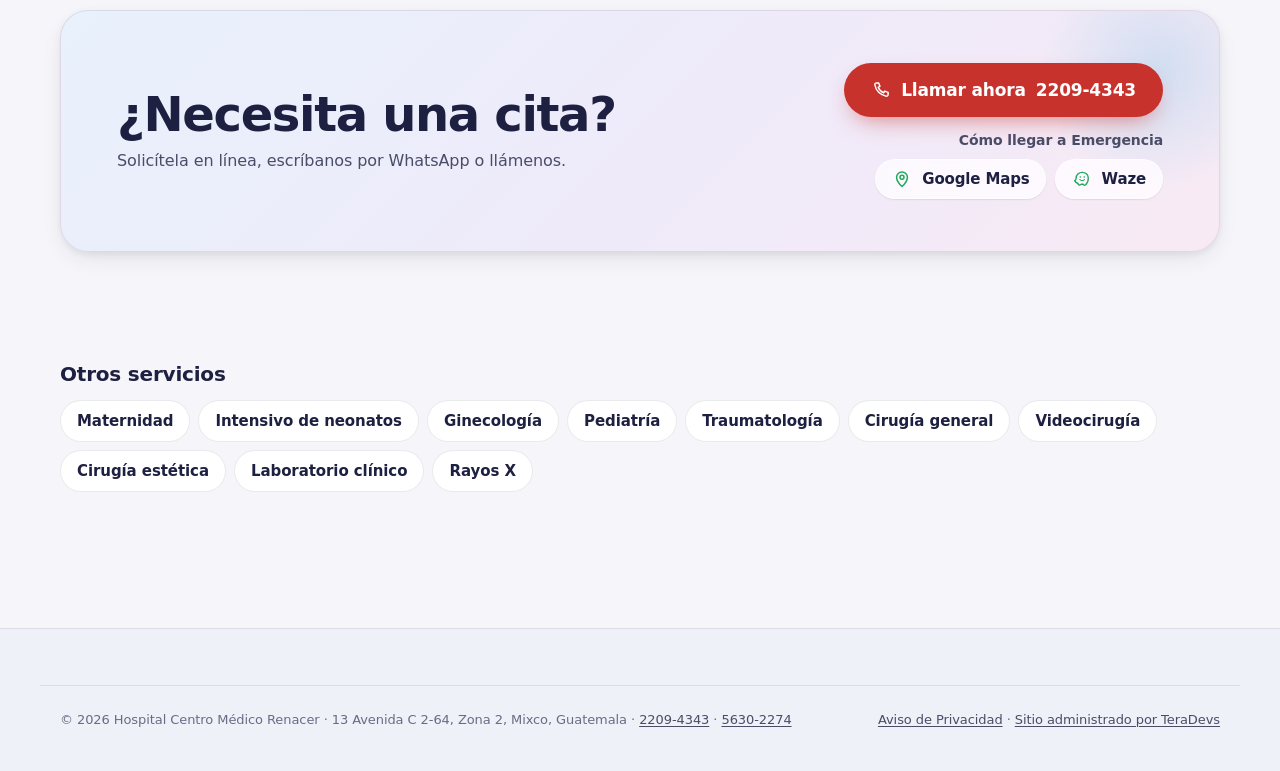
<file: servicio-emergencia.html>
<!DOCTYPE html>
<html lang="es-GT" data-wa="50256302274">
<head>
<meta charset="UTF-8">
<title id="pageTitle">Emergencia · Hospital Centro Médico Renacer</title>
<meta name="description" content="Funciona durante 24 horas los 365 días del año, con el apoyo de laboratorio clínico, asistencia médica y banco de sangre.">
<meta name="viewport" content="width=device-width, initial-scale=1, viewport-fit=cover">
<meta name="robots" content="noindex, nofollow">
<meta name="theme-color" content="#f7f7fb">
<meta name="color-scheme" content="light">
<link rel="canonical" href="https://cgonzalez2064.github.io/renacer-vista-previa/servicio-emergencia.html">
<meta property="og:type" content="website">
<meta property="og:locale" content="es_GT">
<meta property="og:site_name" content="Hospital Centro Médico Renacer">
<meta property="og:title" content="Emergencia · Hospital Centro Médico Renacer">
<meta property="og:description" content="Funciona durante 24 horas los 365 días del año, con el apoyo de laboratorio clínico, asistencia médica y banco de sangre.">
<meta property="og:url" content="https://cgonzalez2064.github.io/renacer-vista-previa/servicio-emergencia.html">
<meta property="og:image" content="https://cgonzalez2064.github.io/renacer-vista-previa/assets/og-image.png">
<meta name="twitter:card" content="summary_large_image">
<link rel="icon" href="assets/favicon.svg" type="image/svg+xml">
<link rel="icon" href="assets/favicon-32.png" sizes="32x32" type="image/png">
<link rel="apple-touch-icon" href="assets/apple-touch-icon.png">
<link rel="manifest" href="site.webmanifest">
<script src="assets/a11y-boot.js?v=13"></script>
<link rel="stylesheet" href="assets/main.css?v=13">
<script type="application/ld+json">{"@context":"https://schema.org","@type":"MedicalWebPage","url":"https://cgonzalez2064.github.io/renacer-vista-previa/servicio-emergencia.html","name":"Emergencia | Hospital Centro Médico Renacer","description":"Funciona durante 24 horas los 365 días del año, con el apoyo de laboratorio clínico, asistencia médica y banco de sangre.","inLanguage":"es-GT","about":{"@type":"MedicalProcedure","name":"Emergencia","description":"Funciona durante 24 horas los 365 días del año, con el apoyo de laboratorio clínico, asistencia médica y banco de sangre."},"publisher":{"@id":"https://cgonzalez2064.github.io/renacer-vista-previa/#hospital"},"breadcrumb":{"@type":"BreadcrumbList","itemListElement":[{"@type":"ListItem","position":1,"name":"Inicio","item":"https://cgonzalez2064.github.io/renacer-vista-previa/"},{"@type":"ListItem","position":2,"name":"Emergencia","item":"https://cgonzalez2064.github.io/renacer-vista-previa/servicio-emergencia.html"}]}}</script>
</head>
<body class="service-page" data-page="service"><div role="note" style="position:relative;z-index:9999;background:#1d1d1f;color:#f5f5f7;font:13px/1.4 -apple-system,BlinkMacSystemFont,system-ui,sans-serif;text-align:center;padding:8px 16px">Vista previa del rediseño. Médicos, precios, aseguradoras y opiniones son datos de ejemplo; los formularios no envían.</div>
<a class="skip-link" href="#main" data-i18n="skip">Saltar al contenido</a>

<svg class="sprite" aria-hidden="true" focusable="false" xmlns="http://www.w3.org/2000/svg">
  <symbol id="i-phone" viewBox="0 0 24 24"><path d="M6.6 3.5h2.6l1.5 4-2 1.3a11 11 0 0 0 6.5 6.5l1.3-2 4 1.5v2.6a2 2 0 0 1-2.2 2A16.5 16.5 0 0 1 4.6 5.7a2 2 0 0 1 2-2.2z" fill="none" stroke="currentColor" stroke-width="1.8" stroke-linejoin="round"/></symbol>
  <symbol id="i-wa" viewBox="0 0 24 24"><path fill="currentColor" d="M12 2.2A9.7 9.7 0 0 0 3.6 16.8L2.3 21.6l4.9-1.3A9.7 9.7 0 1 0 12 2.2zm0 17.7a8 8 0 0 1-4.1-1.1l-.3-.2-2.9.8.8-2.8-.2-.3A8 8 0 1 1 12 19.9zm4.4-6c-.2-.1-1.4-.7-1.7-.8-.2-.1-.4-.1-.5.1l-.8 1c-.1.2-.3.2-.5.1a6.6 6.6 0 0 1-3.3-2.9c-.2-.4.2-.4.7-1.3.1-.2 0-.3 0-.4l-.8-1.8c-.2-.5-.4-.4-.5-.4h-.5a.9.9 0 0 0-.6.3 2.7 2.7 0 0 0-.9 2c0 1.2.9 2.4 1 2.5.1.2 1.7 2.6 4.2 3.7 1.6.7 2.2.7 3 .6.5-.1 1.4-.6 1.6-1.2.2-.6.2-1.1.1-1.2l-.5-.3z"/></symbol>
  <symbol id="i-pin" viewBox="0 0 24 24"><path d="M12 21s-6.5-5.6-6.5-11a6.5 6.5 0 0 1 13 0c0 5.4-6.5 11-6.5 11z" fill="none" stroke="currentColor" stroke-width="1.8" stroke-linejoin="round"/><circle cx="12" cy="10" r="2.4" fill="none" stroke="currentColor" stroke-width="1.8"/></symbol>
  <symbol id="i-mail" viewBox="0 0 24 24"><rect x="3" y="5" width="18" height="14" rx="3" fill="none" stroke="currentColor" stroke-width="1.8"/><path d="m4 7 8 6 8-6" fill="none" stroke="currentColor" stroke-width="1.8" stroke-linejoin="round"/></symbol>
  <symbol id="i-clock" viewBox="0 0 24 24"><circle cx="12" cy="12" r="8.5" fill="none" stroke="currentColor" stroke-width="1.8"/><path d="M12 7.5V12l3 2" fill="none" stroke="currentColor" stroke-width="1.8" stroke-linecap="round"/></symbol>
  <symbol id="i-check" viewBox="0 0 24 24"><path d="m5 12.5 4.2 4.2L19 7" fill="none" stroke="currentColor" stroke-width="2.2" stroke-linecap="round" stroke-linejoin="round"/></symbol>
  <symbol id="i-arrow" viewBox="0 0 24 24"><path d="M5 12h13m-5-5 5 5-5 5" fill="none" stroke="currentColor" stroke-width="1.9" stroke-linecap="round" stroke-linejoin="round"/></symbol>
  <symbol id="i-chev" viewBox="0 0 24 24"><path d="m9 6 6 6-6 6" fill="none" stroke="currentColor" stroke-width="2" stroke-linecap="round" stroke-linejoin="round"/></symbol>
  <symbol id="i-close" viewBox="0 0 24 24"><path d="M6 6l12 12M18 6 6 18" fill="none" stroke="currentColor" stroke-width="2" stroke-linecap="round"/></symbol>
  <symbol id="i-menu" viewBox="0 0 24 24"><path d="M4 8h16M4 16h16" fill="none" stroke="currentColor" stroke-width="2" stroke-linecap="round"/></symbol>
  <symbol id="i-a11y" viewBox="0 0 24 24"><circle cx="12" cy="4.6" r="1.9" fill="currentColor"/><path d="M4.5 8.2c2.5.8 5 1.2 7.5 1.2s5-.4 7.5-1.2M12 9.4v4.4m0 0-3 6.4m3-6.4 3 6.4" fill="none" stroke="currentColor" stroke-width="1.9" stroke-linecap="round" stroke-linejoin="round"/></symbol>
  <symbol id="i-globe" viewBox="0 0 24 24"><circle cx="12" cy="12" r="8.5" fill="none" stroke="currentColor" stroke-width="1.7"/><path d="M3.5 12h17M12 3.5c2.4 2.4 3.5 5.2 3.5 8.5s-1.1 6.1-3.5 8.5c-2.4-2.4-3.5-5.2-3.5-8.5S9.6 5.9 12 3.5z" fill="none" stroke="currentColor" stroke-width="1.7"/></symbol>
  <symbol id="i-up" viewBox="0 0 24 24"><path d="m6 14 6-6 6 6" fill="none" stroke="currentColor" stroke-width="2" stroke-linecap="round" stroke-linejoin="round"/></symbol>
  <symbol id="i-download" viewBox="0 0 24 24"><path d="M12 4v11m-4.5-4.5L12 15l4.5-4.5M5 19.5h14" fill="none" stroke="currentColor" stroke-width="1.9" stroke-linecap="round" stroke-linejoin="round"/></symbol>
  <symbol id="i-shield" viewBox="0 0 24 24"><path d="M12 3 5 6v5.5c0 4.3 3 8 7 9.5 4-1.5 7-5.2 7-9.5V6z" fill="none" stroke="currentColor" stroke-width="1.8" stroke-linejoin="round"/><path d="m9 12 2.2 2.2L15.5 10" fill="none" stroke="currentColor" stroke-width="1.8" stroke-linecap="round" stroke-linejoin="round"/></symbol>
  <symbol id="i-fb" viewBox="0 0 24 24"><path fill="currentColor" d="M13.5 21v-7.6h2.6l.4-3h-3V8.5c0-.9.2-1.5 1.5-1.5h1.6V4.3a21 21 0 0 0-2.3-.1c-2.3 0-3.9 1.4-3.9 4v2.2H7.8v3h2.6V21z"/></symbol>
  <symbol id="i-ig" viewBox="0 0 24 24"><rect x="3.5" y="3.5" width="17" height="17" rx="5" fill="none" stroke="currentColor" stroke-width="1.8"/><circle cx="12" cy="12" r="4" fill="none" stroke="currentColor" stroke-width="1.8"/><circle cx="17.2" cy="6.8" r="1.1" fill="currentColor"/></symbol>
  <!-- Service icons -->
  <symbol id="s-1" viewBox="0 0 32 32"><path d="M16 5v22M5 16h22" fill="none" stroke="currentColor" stroke-width="3.2" stroke-linecap="round"/><circle cx="16" cy="16" r="13" fill="none" stroke="currentColor" stroke-width="1.6" opacity=".35"/></symbol>
  <symbol id="s-2" viewBox="0 0 32 32"><path d="M16 27s-10-6.2-10-13.2A5.6 5.6 0 0 1 16 10.4a5.6 5.6 0 0 1 10 3.4C26 20.8 16 27 16 27z" fill="none" stroke="currentColor" stroke-width="2" stroke-linejoin="round"/><circle cx="16" cy="17" r="2.6" fill="currentColor" opacity=".5"/></symbol>
  <symbol id="s-3" viewBox="0 0 32 32"><rect x="5" y="12" width="22" height="12" rx="6" fill="none" stroke="currentColor" stroke-width="2"/><circle cx="12" cy="18" r="2.4" fill="currentColor" opacity=".6"/><path d="M9 12c0-3.9 3.1-6 7-6s7 2.1 7 6M8 27h16" fill="none" stroke="currentColor" stroke-width="2" stroke-linecap="round"/></symbol>
  <symbol id="s-4" viewBox="0 0 32 32"><circle cx="16" cy="12" r="6.5" fill="none" stroke="currentColor" stroke-width="2"/><path d="M16 18.5V28m-4-4h8" fill="none" stroke="currentColor" stroke-width="2" stroke-linecap="round"/></symbol>
  <symbol id="s-5" viewBox="0 0 32 32"><circle cx="16" cy="10" r="4.5" fill="none" stroke="currentColor" stroke-width="2"/><path d="M8 27c0-5 3.6-8.5 8-8.5s8 3.5 8 8.5" fill="none" stroke="currentColor" stroke-width="2" stroke-linecap="round"/><path d="M13.8 9.6c.7.6 1.4.8 2.2.8s1.5-.2 2.2-.8" fill="none" stroke="currentColor" stroke-width="1.6" stroke-linecap="round"/></symbol>
  <symbol id="s-6" viewBox="0 0 32 32"><path d="M11 5.5a3 3 0 0 0-4.2 4.2l1.4 1.4-1.4 1.4a3 3 0 0 0 4.2 4.2L21 26.6a3 3 0 0 0 4.2-4.2L15.3 12.5l1.4-1.4a3 3 0 0 0-4.2-4.2L11 8.3z" fill="none" stroke="currentColor" stroke-width="2" stroke-linejoin="round"/></symbol>
  <symbol id="s-7" viewBox="0 0 32 32"><path d="M6 26 20.5 11.5m-2.8-2.8 5.6 5.6 3.2-3.2a4 4 0 0 0-5.6-5.6z" fill="none" stroke="currentColor" stroke-width="2" stroke-linecap="round" stroke-linejoin="round"/><path d="M5 27l2.5-.6" stroke="currentColor" stroke-width="2" stroke-linecap="round"/></symbol>
  <symbol id="s-8" viewBox="0 0 32 32"><rect x="4" y="8" width="17" height="14" rx="3.5" fill="none" stroke="currentColor" stroke-width="2"/><path d="m21 13.5 7-3.8v12.6l-7-3.8" fill="none" stroke="currentColor" stroke-width="2" stroke-linejoin="round"/><circle cx="12.5" cy="15" r="2.6" fill="currentColor" opacity=".5"/></symbol>
  <symbol id="s-9" viewBox="0 0 32 32"><path d="M16 4.5l2.9 7.1 7.6.5-5.9 4.9 1.9 7.4L16 20.3l-6.5 4.1 1.9-7.4-5.9-4.9 7.6-.5z" fill="none" stroke="currentColor" stroke-width="2" stroke-linejoin="round"/></symbol>
  <symbol id="s-10" viewBox="0 0 32 32"><path d="M12 4.5h8M13.5 4.5v8.2L6.6 24.4A2.4 2.4 0 0 0 8.7 28h14.6a2.4 2.4 0 0 0 2.1-3.6L18.5 12.7V4.5" fill="none" stroke="currentColor" stroke-width="2" stroke-linejoin="round"/><path d="M9.8 20h12.4" stroke="currentColor" stroke-width="2" opacity=".5"/></symbol>
  <symbol id="s-11" viewBox="0 0 32 32"><rect x="5" y="4" width="22" height="24" rx="4" fill="none" stroke="currentColor" stroke-width="2"/><path d="M16 8v15M11 11.5c2 .8 3.5 1 5 1s3-.2 5-1M10.5 15.5c2.2.8 3.8 1 5.5 1s3.3-.2 5.5-1M11 19.5c2 .7 3.5.9 5 .9s3-.2 5-.9" fill="none" stroke="currentColor" stroke-width="1.8" stroke-linecap="round"/></symbol>
  <!-- Facilities (amenities) icons -->
  <symbol id="m-1" viewBox="0 0 24 24"><rect x="4" y="3.5" width="16" height="17" rx="4" fill="none" stroke="currentColor" stroke-width="1.8"/><path d="M10 16.5v-9h3a2.6 2.6 0 0 1 0 5.2h-3" fill="none" stroke="currentColor" stroke-width="1.9" stroke-linecap="round" stroke-linejoin="round"/></symbol>
  <symbol id="m-2" viewBox="0 0 24 24"><path d="M4.5 17h15M6 17a6 6 0 0 1 12 0M12 8.2V6.5M10.5 6.5h3" fill="none" stroke="currentColor" stroke-width="1.8" stroke-linecap="round" stroke-linejoin="round"/></symbol>
  <symbol id="m-3" viewBox="0 0 24 24"><path d="M5 12V9a3 3 0 0 1 3-3h8a3 3 0 0 1 3 3v3M3.5 12.5a1.8 1.8 0 0 1 3.5 0V15h10v-2.5a1.8 1.8 0 0 1 3.5 0V18h-17zM6 18v2M18 18v2" fill="none" stroke="currentColor" stroke-width="1.7" stroke-linejoin="round" stroke-linecap="round"/></symbol>
  <symbol id="m-4" viewBox="0 0 24 24"><rect x="4.5" y="3.5" width="15" height="17" rx="2.5" fill="none" stroke="currentColor" stroke-width="1.8"/><path d="m9 9.5 2-2.2 2 2.2M9 14.5l2 2.2 2-2.2M16 7v10" fill="none" stroke="currentColor" stroke-width="1.7" stroke-linecap="round" stroke-linejoin="round"/></symbol>
  <symbol id="m-5" viewBox="0 0 24 24"><path d="M9 3.5h6M10 3.5v6.2L4.8 18.3A1.8 1.8 0 0 0 6.4 21h11.2a1.8 1.8 0 0 0 1.6-2.7L14 9.7V3.5M7.4 15h9.2" fill="none" stroke="currentColor" stroke-width="1.8" stroke-linejoin="round" stroke-linecap="round"/></symbol>
  <symbol id="m-6" viewBox="0 0 24 24"><rect x="4" y="3" width="16" height="18" rx="3" fill="none" stroke="currentColor" stroke-width="1.8"/><path d="M12 6.5v11M8.5 9c1.3.6 2.3.8 3.5.8s2.2-.2 3.5-.8M8 12.5c1.4.6 2.5.8 4 .8s2.6-.2 4-.8M8.5 16c1.3.5 2.3.7 3.5.7s2.2-.2 3.5-.7" fill="none" stroke="currentColor" stroke-width="1.5" stroke-linecap="round"/></symbol>
  <symbol id="m-7" viewBox="0 0 24 24"><path d="M4 11h16v3a5 5 0 0 1-5 5H9a5 5 0 0 1-5-5zM6 11V8.5a6 6 0 0 1 6-4M7.5 19l-1 2M16.5 19l1 2" fill="none" stroke="currentColor" stroke-width="1.8" stroke-linecap="round" stroke-linejoin="round"/></symbol>
  <symbol id="m-8" viewBox="0 0 24 24"><rect x="3.5" y="9" width="17" height="9" rx="4.5" fill="none" stroke="currentColor" stroke-width="1.8"/><path d="M7 9c0-3 2.2-4.5 5-4.5s5 1.5 5 4.5M6 21h12" fill="none" stroke="currentColor" stroke-width="1.8" stroke-linecap="round"/><circle cx="9" cy="13.5" r="1.6" fill="currentColor"/></symbol>
  <symbol id="m-9" viewBox="0 0 24 24"><path d="M4.5 19.5 15 9m-2-2 4 4 2.4-2.4a2.8 2.8 0 0 0-4-4z" fill="none" stroke="currentColor" stroke-width="1.8" stroke-linecap="round" stroke-linejoin="round"/></symbol>
  <symbol id="m-10" viewBox="0 0 24 24"><path d="M5 9.5h12v4a5 5 0 0 1-5 5H10a5 5 0 0 1-5-5zM17 11h1a2.5 2.5 0 0 1 0 5h-1.5M8.5 3.5c-.7 1 .7 1.8 0 3M12.5 3.5c-.7 1 .7 1.8 0 3" fill="none" stroke="currentColor" stroke-width="1.8" stroke-linecap="round" stroke-linejoin="round"/></symbol>
  <symbol id="m-11" viewBox="0 0 24 24"><path d="M12 2.5v5M9.8 4.7h4.4M5.5 21v-8l6.5-5 6.5 5v8zM10 21v-3.5a2 2 0 0 1 4 0V21" fill="none" stroke="currentColor" stroke-width="1.8" stroke-linecap="round" stroke-linejoin="round"/></symbol>
  <symbol id="m-12" viewBox="0 0 24 24"><path d="M12 3 5 6v5.5c0 4.3 3 8 7 9.5 4-1.5 7-5.2 7-9.5V6z" fill="none" stroke="currentColor" stroke-width="1.8" stroke-linejoin="round"/><circle cx="12" cy="11.5" r="2.3" fill="none" stroke="currentColor" stroke-width="1.6"/></symbol>
  <symbol id="i-waze" viewBox="0 0 24 24"><path d="M19.5 10.5c0-4.1-3.4-6.5-7.2-6.5-4.2 0-7.3 3-7.3 6.8 0 1.6-.6 2.6-1.8 3.2.8 1.6 2.3 2.8 4 3.4a2 2 0 0 0 3.7.9h2.6a2 2 0 0 0 3.8-.8c1.5-1 2.2-3.3 2.2-7z" fill="none" stroke="currentColor" stroke-width="1.7" stroke-linejoin="round"/><circle cx="10" cy="9.6" r="1" fill="currentColor"/><circle cx="14.6" cy="9.6" r="1" fill="currentColor"/><path d="M9.5 12.8c1.4 1.3 4 1.3 5.4 0" fill="none" stroke="currentColor" stroke-width="1.5" stroke-linecap="round"/></symbol>
  <symbol id="i-person" viewBox="0 0 24 24"><circle cx="12" cy="8" r="3.6" fill="none" stroke="currentColor" stroke-width="1.8"/><path d="M5 20c.6-3.8 3.4-6 7-6s6.4 2.2 7 6" fill="none" stroke="currentColor" stroke-width="1.8" stroke-linecap="round"/></symbol>
  <symbol id="i-map" viewBox="0 0 24 24"><path d="m3.5 6.5 5.5-2 6 2 5.5-2v13l-5.5 2-6-2-5.5 2zM9 4.5v13M15 6.5v13" fill="none" stroke="currentColor" stroke-width="1.7" stroke-linejoin="round"/></symbol>
  <symbol id="a-bed" viewBox="0 0 32 32"><path d="M4 8v18M4 21h24v5M4 16h9.5v5M13.5 14.5h10a4.5 4.5 0 0 1 4.5 4.5v2" fill="none" stroke="currentColor" stroke-width="2" stroke-linecap="round" stroke-linejoin="round"/><circle cx="9" cy="12.5" r="2.6" fill="none" stroke="currentColor" stroke-width="2"/></symbol>
  <symbol id="a-cup" viewBox="0 0 32 32"><path d="M6 12h17v6a7 7 0 0 1-7 7h-3a7 7 0 0 1-7-7zM23 14h1.5a3.5 3.5 0 0 1 0 7H22M11 4.5c-1 1.5 1 2.5 0 4M16 4.5c-1 1.5 1 2.5 0 4" fill="none" stroke="currentColor" stroke-width="2" stroke-linecap="round" stroke-linejoin="round"/></symbol>
  <symbol id="a-chapel" viewBox="0 0 32 32"><path d="M16 3v7M13 6h6M7 28V17l9-7 9 7v11zM13 28v-5a3 3 0 0 1 6 0v5" fill="none" stroke="currentColor" stroke-width="2" stroke-linecap="round" stroke-linejoin="round"/></symbol>
  <symbol id="i-search" viewBox="0 0 24 24"><circle cx="11" cy="11" r="6.5" fill="none" stroke="currentColor" stroke-width="1.9"/><path d="m16 16 4.5 4.5" fill="none" stroke="currentColor" stroke-width="1.9" stroke-linecap="round"/></symbol>
  <symbol id="i-alert" viewBox="0 0 16 16"><path fill="currentColor" d="M7.938 2.016A.13.13 0 0 1 8.002 2a.13.13 0 0 1 .063.016.15.15 0 0 1 .054.057l6.857 11.667c.036.06.035.124.002.183a.2.2 0 0 1-.054.06.1.1 0 0 1-.066.017H1.146a.1.1 0 0 1-.066-.017.2.2 0 0 1-.054-.06.18.18 0 0 1 .002-.183L7.884 2.073a.15.15 0 0 1 .054-.057m1.044-.45a1.13 1.13 0 0 0-1.96 0L.165 13.233c-.457.778.091 1.767.98 1.767h13.713c.889 0 1.438-.99.98-1.767z"/><path fill="currentColor" d="M7.002 12a1 1 0 1 1 2 0 1 1 0 0 1-2 0M7.1 5.995a.905.905 0 1 1 1.8 0l-.35 3.507a.552.552 0 0 1-1.1 0z"/></symbol>
  <symbol id="i-info" viewBox="0 0 24 24"><circle cx="12" cy="12" r="8.5" fill="none" stroke="currentColor" stroke-width="1.8"/><path d="M12 11v5.5M12 7.6v.1" fill="none" stroke="currentColor" stroke-width="2" stroke-linecap="round"/></symbol>
  <symbol id="i-star" viewBox="0 0 24 24"><path fill="currentColor" d="m12 3.2 2.6 5.5 6 .8-4.4 4.1 1.1 5.9L12 16.6l-5.3 2.9 1.1-5.9-4.4-4.1 6-.8z"/></symbol>
</svg>

<header class="site-header" id="siteHeader">
  <div class="container header-inner">
    <a class="brand" href="./" data-i18n-attr="aria-label:brand.aria" aria-label="Hospital Centro Médico Renacer, ir al inicio">
      <picture class="brand-logo"><img src="assets/img/brand/logo.webp" width="392" height="120" alt="Hospital Centro Médico Renacer"></picture>
    </a>
    <nav class="nav-desktop" aria-label="Principal">
      <a href="./#servicios" data-i18n="nav.services">Servicios</a>
      <a href="./#pacientes" data-i18n="nav.patients">Pacientes</a>
      <a href="./#seguros" data-i18n="nav.insurance">Seguros</a>
      <a href="./#contacto" data-i18n="nav.contact">Contacto</a>
    </nav>
    <div class="header-actions">
      <a class="pill pill-emergency" href="tel:+50222094343" data-i18n-attr="aria-label:hero.cta1" aria-label="Llamar a emergencia"><span class="pulse" aria-hidden="true"></span><svg aria-hidden="true"><use href="#i-phone"/></svg><span data-i18n="nav.emergency">Emergencia 24 h</span></a>
      <button type="button" class="icon-btn lang-btn" id="langToggle" data-lang-toggle data-i18n-attr="aria-label:lang.toggle_aria" aria-label="Cambiar idioma a inglés"><svg aria-hidden="true"><use href="#i-globe"/></svg><span>EN</span></button>
    </div>
  </div>
</header>

<main id="main">
  <section class="section svc-hero">
    <div class="hero-bg" aria-hidden="true"><span class="orb orb-a"></span><span class="orb orb-b"></span></div>
    <div class="container svc-hero-inner">
      <nav class="crumbs" aria-label="Ruta"><a href="./" data-i18n="svcpage.back">Volver al inicio</a> <svg aria-hidden="true"><use href="#i-chev"/></svg> <span data-i18n="nav.services">Servicios</span></nav>
      <span class="service-icon svc-icon" aria-hidden="true"><svg><use href="#s-1"/></svg></span>
      <h1 data-i18n="service1.title">Emergencia</h1>
      <p class="lead" data-i18n="service1.desc">Funciona durante 24 horas los 365 días del año, con el apoyo de laboratorio clínico, asistencia médica y banco de sangre.</p>
      <div class="hero-ctas">
        <a class="btn btn-primary btn-lg" href="./?especialidad=service1#citas" data-appt-spec="service1"><svg aria-hidden="true"><use href="#i-clock"/></svg><span data-i18n="appt.submit">Solicitar cita</span></a>
        <a class="btn btn-glass btn-lg" data-wa="service1.title" href="https://wa.me/50256302274?text=Hola%2C%20quisiera%20informaci%C3%B3n%20sobre%20emergencia%20en%20el%20Hospital%20Centro%20M%C3%A9dico%20Renacer." target="_blank" rel="noopener noreferrer"><svg aria-hidden="true"><use href="#i-wa"/></svg><span data-i18n="services.cta">Consultar por WhatsApp</span></a>
        <a class="btn btn-ghost btn-lg" href="tel:+50222094343"><svg aria-hidden="true"><use href="#i-phone"/></svg><span class="nowrap">2209&#8209;4343</span></a>
      </div>
    </div>
  </section>

  <section class="section svc-body">
    <div class="container svc-text reveal" data-i18n-paras="service1.more">
        <p>El Servicio de Emergencia funciona durante 24 horas los 365 días del año y cuenta con el apoyo de servicios como Laboratorio Clínico, asistencia médica, banco de sangre, etc., lo que permite dar una atención integral y resolutiva a nuestros pacientes en el menor tiempo posible.</p>
        <p>Una vez que el paciente es atendido se determina su alta, con indicaciones precisas y, si las condiciones así lo requieren, se hospitaliza en una de las habitaciones del hospital.</p>
    </div>
  </section>

  <section class="section doctors" aria-labelledby="svcDoctors">
    <div class="container">
      <div class="section-head reveal"><h2 id="svcDoctors" data-i18n="svcpage.doctors">Médicos de esta especialidad</h2></div>
      <ul class="doctors-grid">
        <li class="doctor-card card reveal" data-spec="medicina de emergencia" data-search="dra demo castillo medicina de emergencia emergency medicine"><div class="doc-head"><span class="doc-avatar" aria-hidden="true">DC</span><div><h3 class="doc-name">Dra. Demo Castillo</h3><p class="doc-spec" data-i18n="doctor5.specialty">Medicina de emergencia</p></div></div><dl class="doc-meta"><div><dt data-i18n="doctors.license">Colegiado</dt><dd>DEMO-1005</dd></div><div><dt data-i18n="doctors.hours">Horario</dt><dd data-i18n="doctor5.hours">Turnos de 24 horas</dd></div><div><dt data-i18n="doctors.insurers">Seguros</dt><dd>Seguro Demo Uno, Seguro Demo Dos, Seguro Demo Tres</dd></div></dl><p class="doc-bio" data-i18n="doctor5.bio">Médica de ejemplo del equipo de emergencia.</p><div class="doc-actions"><a class="btn btn-primary btn-small" data-wa-doc="doctor5" data-doc-name="Dra. Demo Castillo" href="https://wa.me/50256302274?text=Hola%2C%20quisiera%20una%20cita%20con%20Dra.%20Demo%20Castillo%20%28Medicina%20de%20emergencia%29%20en%20el%20Hospital%20Centro%20M%C3%A9dico%20Renacer." target="_blank" rel="noopener noreferrer"><svg aria-hidden="true"><use href="#i-wa"/></svg><span data-i18n="doctors.cta">Pedir cita</span></a><a class="text-link" href="./?medico=doctor5#citas" data-appt-doctor="doctor5" data-appt-spec="service1"><span data-i18n="doctors.request">Solicitar en línea</span><svg aria-hidden="true"><use href="#i-chev"/></svg></a></div></li>
      </ul>
    </div>
  </section>

  <section class="section cta-band" aria-labelledby="svcCta">
    <div class="container">
      <div class="cta-inner reveal">
        <div>
          <h2 id="svcCta" data-i18n="svcpage.request_title">¿Necesita una cita?</h2>
          <p data-i18n="svcpage.request_desc">Solicítela en línea, escríbanos por WhatsApp o llámenos.</p>
        </div>
        <div class="cta-actions">
          <a class="btn btn-emergency btn-lg" href="tel:+50222094343"><svg aria-hidden="true"><use href="#i-phone"/></svg><span data-i18n="ctabanner.cta">Llamar ahora</span> <span class="nowrap">2209&#8209;4343</span></a>
          <p class="cta-directions"><span class="cta-dir-label" data-i18n="ctabanner.directions">Cómo llegar a Emergencia</span> <a class="btn btn-glass btn-small" href="https://www.google.com/maps/search/?api=1&query=Hospital+Centro+M%C3%A9dico+Renacer+13+Avenida+C+2-64+Zona+2+Mixco" target="_blank" rel="noopener noreferrer"><svg aria-hidden="true"><use href="#i-pin"/></svg><span>Google Maps</span></a> <a class="btn btn-glass btn-small" href="https://waze.com/ul?q=13%20Avenida%20C%202-64%20Zona%202%20Mixco%20Guatemala&navigate=yes" target="_blank" rel="noopener noreferrer"><svg aria-hidden="true"><use href="#i-waze"/></svg><span>Waze</span></a></p>
        </div>
      </div>
    </div>
  </section>

  <section class="section svc-other" aria-labelledby="svcOther">
    <div class="container">
      <h2 id="svcOther" class="h3-like" data-i18n="svcpage.more_services">Otros servicios</h2>
      <ul class="svc-other-list">
          <li><a href="servicio-maternidad.html" data-i18n="service2.title">Maternidad</a></li>
          <li><a href="servicio-neonatos.html" data-i18n="service3.title">Intensivo de neonatos</a></li>
          <li><a href="servicio-ginecologia.html" data-i18n="service4.title">Ginecología</a></li>
          <li><a href="servicio-pediatria.html" data-i18n="service5.title">Pediatría</a></li>
          <li><a href="servicio-traumatologia.html" data-i18n="service6.title">Traumatología</a></li>
          <li><a href="servicio-cirugia-general.html" data-i18n="service7.title">Cirugía general</a></li>
          <li><a href="servicio-videocirugia.html" data-i18n="service8.title">Videocirugía</a></li>
          <li><a href="servicio-cirugia-estetica.html" data-i18n="service9.title">Cirugía estética</a></li>
          <li><a href="servicio-laboratorio-clinico.html" data-i18n="service10.title">Laboratorio clínico</a></li>
          <li><a href="servicio-rayos-x.html" data-i18n="service11.title">Rayos X</a></li>
      </ul>
    </div>
  </section>
</main>

<footer class="site-footer">
  <div class="container footer-bottom">
    <p>© <span id="year">2026</span> Hospital Centro Médico Renacer · 13 Avenida C 2-64, Zona 2, Mixco, Guatemala · <a href="tel:+50222094343">2209&#8209;4343</a> · <a href="tel:+50256302274">5630&#8209;2274</a></p>
    <p><a href="privacy-notice.html" data-i18n="footer.privacy_link">Aviso de Privacidad</a> · <a href="https://www.teradevsgt.com/" target="_blank" rel="noopener noreferrer" data-i18n="footer.made_by">Sitio administrado por TeraDevs</a></p>
  </div>
</footer>

<nav class="action-bar" data-i18n-attr="aria-label:actions.aria" aria-label="Acciones rápidas">
  <a href="tel:+50222094343" class="ab-call"><svg aria-hidden="true"><use href="#i-phone"/></svg><span data-i18n="actions.emergency">Emergencia</span></a>
  <a href="https://wa.me/50256302274?text=Hola%2C%20quisiera%20informaci%C3%B3n%20sobre%20los%20servicios%20del%20Hospital%20Centro%20M%C3%A9dico%20Renacer." data-wa="" target="_blank" rel="noopener noreferrer" class="ab-wa"><svg aria-hidden="true"><use href="#i-wa"/></svg><span data-i18n="actions.whatsapp">WhatsApp</span></a>
  <a href="https://www.google.com/maps/search/?api=1&query=Hospital+Centro+M%C3%A9dico+Renacer+13+Avenida+C+2-64+Zona+2+Mixco" target="_blank" rel="noopener noreferrer"><svg aria-hidden="true"><use href="#i-pin"/></svg><span data-i18n="actions.directions">Cómo llegar</span></a>
</nav>
<a class="wa-fab" id="whatsappFab" data-wa="" href="https://wa.me/50256302274?text=Hola%2C%20quisiera%20informaci%C3%B3n%20sobre%20los%20servicios%20del%20Hospital%20Centro%20M%C3%A9dico%20Renacer." target="_blank" rel="noopener noreferrer" data-i18n-attr="aria-label:whatsapp.aria" aria-label="Escríbanos por WhatsApp (se abre en una pestaña nueva)"><svg aria-hidden="true"><use href="#i-wa"/></svg></a>
<button type="button" class="back-to-top" id="backToTop" data-i18n-attr="aria-label:backtotop.aria" aria-label="Volver arriba"><svg aria-hidden="true"><use href="#i-up"/></svg></button>

<script type="application/json" id="siteContent">{"v":1,"i18n":{"es":{"media.service1.alt":"Médico tomando la presión a una paciente en su cama","media.service2.alt":"Familia visitando a una mamá en una habitación de maternidad","media.service3.alt":"Pie de un recién nacido con sensor de monitoreo en el intensivo","media.service4.alt":"Paciente conversando con su ginecólogo en la clínica","media.service5.alt":"Niño en su cama mientras le toman la presión","media.service6.alt":"Especialista revisando la rodilla de un paciente","media.service7.alt":"Equipo de cirujanos operando en quirófano","media.service8.alt":"Cirujano usando el microscopio quirúrgico","media.service9.alt":"Rostro de paciente marcado para un procedimiento estético","media.service10.alt":"Químico biólogo trabajando con el microscopio del laboratorio","media.proj1.card.alt":"Habitación suite con sala para las visitas","media.proj2.card.alt":"Incubadora con fototerapia de luz azul","media.proj3.card.alt":"Equipo quirúrgico durante una operación","media.proj4.card.alt":"Sala de espera junto a la sala cuna","media.proj5.card.alt":"Cafetería del tercer nivel","media.proj6.card.alt":"Capilla del hospital","media.about.alt":"Equipo de médicos, enfermeras y personal del hospital","media.hero1.alt":"Familia visitando a una mamá y su recién nacido en la habitación","media.hero2.alt":"Enfermera acompañando a una paciente","media.hero3.alt":"Incubadora con fototerapia en el intensivo de recién nacidos","media.maternity.alt":"Mamá cargando a su bebé recién nacido en la habitación","notice.text":"AVISO DE PRUEBA: el 24 y 31 de diciembre la consulta externa atiende de 7:00 a 12:00. Emergencia sigue 24 horas.","doctor1.specialty":"Ginecología y obstetricia","doctor1.hours":"Lun a vie, 8:00–12:00","doctor1.bio":"Médica de ejemplo: control prenatal y parto humanizado.","doctor2.specialty":"Pediatría","doctor2.hours":"Lun a sáb, 14:00–18:00","doctor2.bio":"Médico de ejemplo: control de niño sano y vacunas.","doctor3.specialty":"Cirugía general","doctor3.hours":"Mar y jue, 9:00–13:00","doctor3.bio":"Cirujana de ejemplo: vesícula, hernias y apendicitis.","doctor4.specialty":"Traumatología y ortopedia","doctor4.hours":"Lun, mié y vie, 15:00–19:00","doctor4.bio":"Médico de ejemplo: fracturas, rodilla y columna.","doctor5.specialty":"Medicina de emergencia","doctor5.hours":"Turnos de 24 horas","doctor5.bio":"Médica de ejemplo del equipo de emergencia.","doctor6.specialty":"Ginecología","doctor6.hours":"Sáb, 8:00–12:00","doctor6.bio":"Médico de ejemplo: ultrasonido y colposcopia.","appt.title":"Solicite su cita en línea","pkg1.name":"Parto normal (ejemplo)","pkg1.badge":"Más solicitado","pkg1.desc":"Paquete de ejemplo con precio ficticio.","pkg1.includes":"Habitación privada 24 h; Atención del pediatra; Medicamentos básicos; Alimentación de la mamá","pkg2.name":"Cesárea (ejemplo)","pkg2.desc":"Paquete de ejemplo con precio ficticio.","pkg2.includes":"Habitación privada 48 h; Sala de operaciones; Anestesia; Cuidado del recién nacido","pkg3.name":"Chequeo ejecutivo (ejemplo)","pkg3.desc":"Exámenes de rutina de ejemplo.","pkg3.includes":"Hematología completa; Química sanguínea; Rayos X de tórax; Consulta de resultados","comp.title":"Qué puede traer el acompañante (ejemplo)","comp1":"Una muda de ropa y artículos de higiene personal.","comp2":"Un suéter o manta ligera: las habitaciones son frescas.","comp3":"Cargador de teléfono. No se permiten alimentos para el paciente sin autorización.","exam1.name":"Hematología completa (ejemplo)","exam1.prep":"No requiere ayuno.","exam1.time":"el mismo día","exam2.name":"Glucosa en ayunas (ejemplo)","exam2.prep":"Ayuno de 8 a 12 horas. Puede tomar agua pura.","exam2.time":"2 horas","exam3.name":"Perfil de lípidos (ejemplo)","exam3.prep":"Ayuno de 12 horas y sin alcohol 24 horas antes.","exam3.time":"24 horas","exam4.name":"Orina completa (ejemplo)","exam4.prep":"Primera orina de la mañana en frasco estéril.","exam4.time":"el mismo día","exam5.name":"Rayos X de tórax (ejemplo)","exam5.prep":"Retire objetos metálicos. Avise si puede estar embarazada.","exam5.time":"1 hora","inshow.title":"Cómo usar su seguro (ejemplo)","inshow1":"Presente su carné del seguro y su DPI en admisión.","inshow2":"Admisión solicita la carta de garantía o preautorización a su aseguradora.","inshow3":"Usted cubre solo el deducible y el coaseguro de su póliza.","insck.title":"Verifique su cobertura antes de venir","review1.text":"Opinión de ejemplo: la atención en emergencia fue rápida y muy humana.","review1.when":"hace 2 semanas","review2.text":"Opinión de ejemplo: mi parto fue tranquilo y las enfermeras siempre estuvieron pendientes.","review2.when":"hace 1 mes","review3.text":"Opinión de ejemplo: instalaciones limpias; la espera en laboratorio fue un poco larga.","review3.when":"hace 3 meses"},"en":{"media.service1.alt":"Doctor taking a patient’s blood pressure at her bedside","media.service2.alt":"Family visiting a new mother in a maternity room","media.service3.alt":"Newborn’s foot with a monitoring sensor in the NICU","media.service4.alt":"Patient talking with her gynaecologist in the clinic","media.service5.alt":"Child in bed having his blood pressure taken","media.service6.alt":"Specialist examining a patient’s knee","media.service7.alt":"Surgical team operating in the theatre","media.service8.alt":"Surgeon using the surgical microscope","media.service9.alt":"Patient’s face marked for a cosmetic procedure","media.service10.alt":"Lab scientist working at the laboratory microscope","media.proj1.card.alt":"Suite room with a sitting area for visitors","media.proj2.card.alt":"Incubator with blue-light phototherapy","media.proj3.card.alt":"Surgical team during an operation","media.proj4.card.alt":"Waiting room next to the nursery","media.proj5.card.alt":"Third-floor cafeteria","media.proj6.card.alt":"Hospital chapel","media.about.alt":"The hospital’s team of doctors, nurses and staff","media.hero1.alt":"Family visiting a new mother and her baby in the room","media.hero2.alt":"Nurse caring for a patient","media.hero3.alt":"Incubator with phototherapy in the newborn intensive care unit","media.maternity.alt":"Mother holding her newborn baby in the room","notice.text":"TEST NOTICE: on December 24 and 31 outpatient clinics open 7:00–12:00. The ER stays open 24 hours.","doctor1.specialty":"Gynaecology and obstetrics","doctor1.hours":"Mon–Fri, 8:00–12:00","doctor1.bio":"Sample doctor: prenatal care and humanised birth.","doctor2.specialty":"Paediatrics","doctor2.hours":"Mon–Sat, 14:00–18:00","doctor2.bio":"Sample doctor: well-child checkups and vaccines.","doctor3.specialty":"General surgery","doctor3.hours":"Tue \u0026 Thu, 9:00–13:00","doctor3.bio":"Sample surgeon: gallbladder, hernia and appendix.","doctor4.specialty":"Traumatology and orthopaedics","doctor4.hours":"Mon, Wed \u0026 Fri, 15:00–19:00","doctor4.bio":"Sample doctor: fractures, knee and spine.","doctor5.specialty":"Emergency medicine","doctor5.hours":"24-hour shifts","doctor5.bio":"Sample doctor on the emergency team.","doctor6.specialty":"Gynaecology","doctor6.hours":"Sat, 8:00–12:00","doctor6.bio":"Sample doctor: ultrasound and colposcopy.","appt.title":"Request your appointment online","pkg1.name":"Normal delivery (example)","pkg1.badge":"Most requested","pkg1.desc":"Sample package with a made-up price.","pkg1.includes":"Private room 24 h; Paediatrician care; Basic medication; Meals for mom","pkg2.name":"C-section (example)","pkg2.desc":"Sample package with a made-up price.","pkg2.includes":"Private room 48 h; Operating room; Anaesthesia; Newborn care","pkg3.name":"Executive checkup (example)","pkg3.desc":"Sample routine tests.","pkg3.includes":"Complete blood count; Blood chemistry; Chest X-ray; Results consultation","comp.title":"What companions may bring (example)","comp1":"A change of clothes and toiletries.","comp2":"A sweater or light blanket: rooms are cool.","comp3":"A phone charger. No food for the patient without authorisation.","exam1.name":"Complete blood count (example)","exam1.prep":"No fasting needed.","exam1.time":"same day","exam2.name":"Fasting glucose (example)","exam2.prep":"Fast 8 to 12 hours. You may drink plain water.","exam2.time":"2 hours","exam3.name":"Lipid panel (example)","exam3.prep":"12-hour fast and no alcohol for 24 hours before.","exam3.time":"24 hours","exam4.name":"Urinalysis (example)","exam4.prep":"First morning urine in a sterile cup.","exam4.time":"same day","exam5.name":"Chest X-ray (example)","exam5.prep":"Remove metal objects. Tell us if you may be pregnant.","exam5.time":"1 hour","inshow.title":"How to use your insurance (example)","inshow1":"Show your insurance card and ID at admissions.","inshow2":"Admissions requests the guarantee letter or pre-authorisation from your insurer.","inshow3":"You only pay your policy deductible and co-insurance.","insck.title":"Check your coverage before you come","review1.text":"Sample review: the ER care was fast and very kind.","review1.when":"2 weeks ago","review2.text":"Sample review: my delivery was calm and the nurses were always attentive.","review2.when":"1 month ago","review3.text":"Sample review: clean facilities; the wait at the lab was a bit long.","review3.when":"3 months ago"}},"images":{"assets/img/site/hab-suite.webp":{"alt":{"es":"Habitación suite con sala para las visitas","en":"Suite room with a sitting area for visitors"},"srcset":"assets/img/site/hab-suite.webp 740w"},"assets/img/site/hab-privada-1.webp":{"alt":{"es":"Habitación privada con sofá para acompañante","en":"Private room with a sofa for a companion"},"srcset":"assets/img/site/hab-privada-1.webp 740w"},"assets/img/site/hab-privada-2.webp":{"alt":{"es":"Familia visitando a una paciente en su habitación","en":"Family visiting a patient in her room"},"srcset":"assets/img/site/hab-privada-2.webp 740w"},"assets/img/site/hab-privada-3.webp":{"alt":{"es":"Habitación privada con baño propio","en":"Private room with its own bathroom"},"srcset":"assets/img/site/hab-privada-3.webp 740w"},"assets/img/site/hab-semiprivada.webp":{"alt":{"es":"Habitación semiprivada para dos pacientes","en":"Semi-private room for two patients"},"srcset":"assets/img/site/hab-semiprivada.webp 740w"},"assets/img/site/neo-fototerapia.webp":{"alt":{"es":"Incubadora con fototerapia de luz azul","en":"Incubator with blue-light phototherapy"},"srcset":"assets/img/site/neo-fototerapia.webp 740w"},"assets/img/site/neo-salacuna.webp":{"alt":{"es":"Enfermera en la sala cuna junto a las cunas","en":"Nurse in the nursery beside the cribs"},"srcset":"assets/img/site/neo-salacuna.webp 740w"},"assets/img/site/neo-enfermera.webp":{"alt":{"es":"Enfermera de la sala cuna entre dos cunas","en":"Nursery nurse between two cribs"},"srcset":"assets/img/site/neo-enfermera.webp 740w"},"assets/img/site/neo-bebe.webp":{"alt":{"es":"Recién nacido bajo monitoreo","en":"Newborn under monitoring"},"srcset":"assets/img/site/neo-bebe.webp 740w"},"assets/img/site/qx-sala.webp":{"alt":{"es":"Equipo quirúrgico durante una operación","en":"Surgical team during an operation"},"srcset":"assets/img/site/qx-sala.webp 740w"},"assets/img/site/qx-video.webp":{"alt":{"es":"Cirujano en el microscopio quirúrgico","en":"Surgeon at the surgical microscope"},"srcset":"assets/img/site/qx-video.webp 740w"},"assets/img/site/rec-espera.webp":{"alt":{"es":"Sala de espera junto a la sala cuna","en":"Waiting room next to the nursery"},"srcset":"assets/img/site/rec-espera.webp 740w"},"assets/img/site/rec-recepcion.webp":{"alt":{"es":"Recepción del hospital","en":"Hospital reception desk"},"srcset":"assets/img/site/rec-recepcion.webp 800w"},"assets/img/site/rec-pasillo-1.webp":{"alt":{"es":"Pasillo de hospitalización","en":"Inpatient corridor"},"srcset":"assets/img/site/rec-pasillo-1.webp 740w"},"assets/img/site/rec-pasillo-2.webp":{"alt":{"es":"Pasillo amplio e iluminado","en":"Wide, bright corridor"},"srcset":"assets/img/site/rec-pasillo-2.webp 740w"},"assets/img/site/rec-pasillo-3.webp":{"alt":{"es":"Pasillo hacia las habitaciones","en":"Corridor leading to the rooms"},"srcset":"assets/img/site/rec-pasillo-3.webp 740w"},"assets/img/site/fam-cafeteria.webp":{"alt":{"es":"Cafetería del tercer nivel","en":"Third-floor cafeteria"},"srcset":"assets/img/site/fam-cafeteria.webp 720w"},"assets/img/site/fam-ninos-1.webp":{"alt":{"es":"Área de juegos para niños","en":"Children’s play area"},"srcset":"assets/img/site/fam-ninos-1.webp 740w"},"assets/img/site/fam-ninos-2.webp":{"alt":{"es":"Niños jugando en el área infantil","en":"Children playing in the play area"},"srcset":"assets/img/site/fam-ninos-2.webp 740w"},"assets/img/site/fam-ninos-3.webp":{"alt":{"es":"Rincón de juegos con casita y libros","en":"Play corner with a toy house and books"},"srcset":"assets/img/site/fam-ninos-3.webp 740w"},"assets/img/site/capilla-1.webp":{"alt":{"es":"Capilla del hospital","en":"Hospital chapel"},"srcset":"assets/img/site/capilla-1.webp 740w"},"assets/img/site/capilla-2.webp":{"alt":{"es":"Altar de la capilla","en":"Chapel altar"},"srcset":"assets/img/site/capilla-2.webp 740w"}}}</script>
<script src="assets/main.js?v=13" defer></script>
<script src="assets/stats.js?v=13" defer></script>
</body>
</html>
</file>
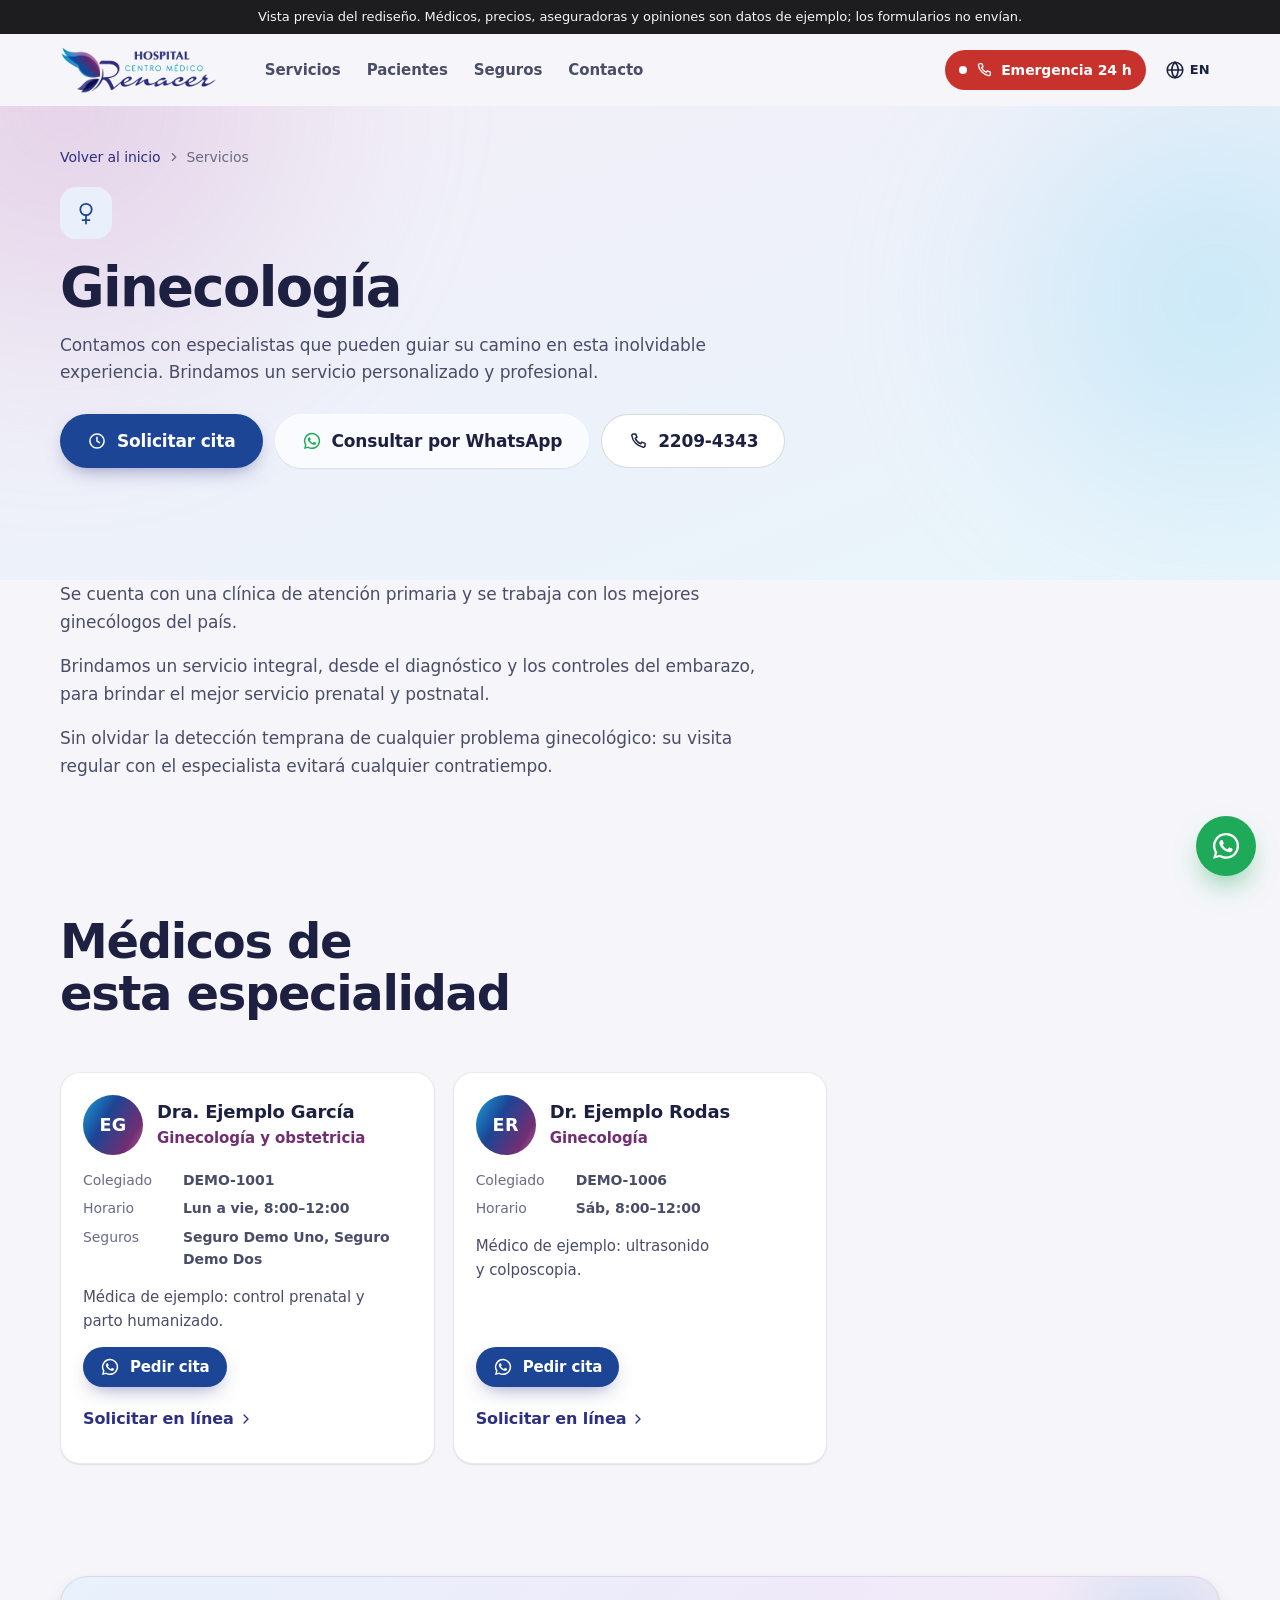
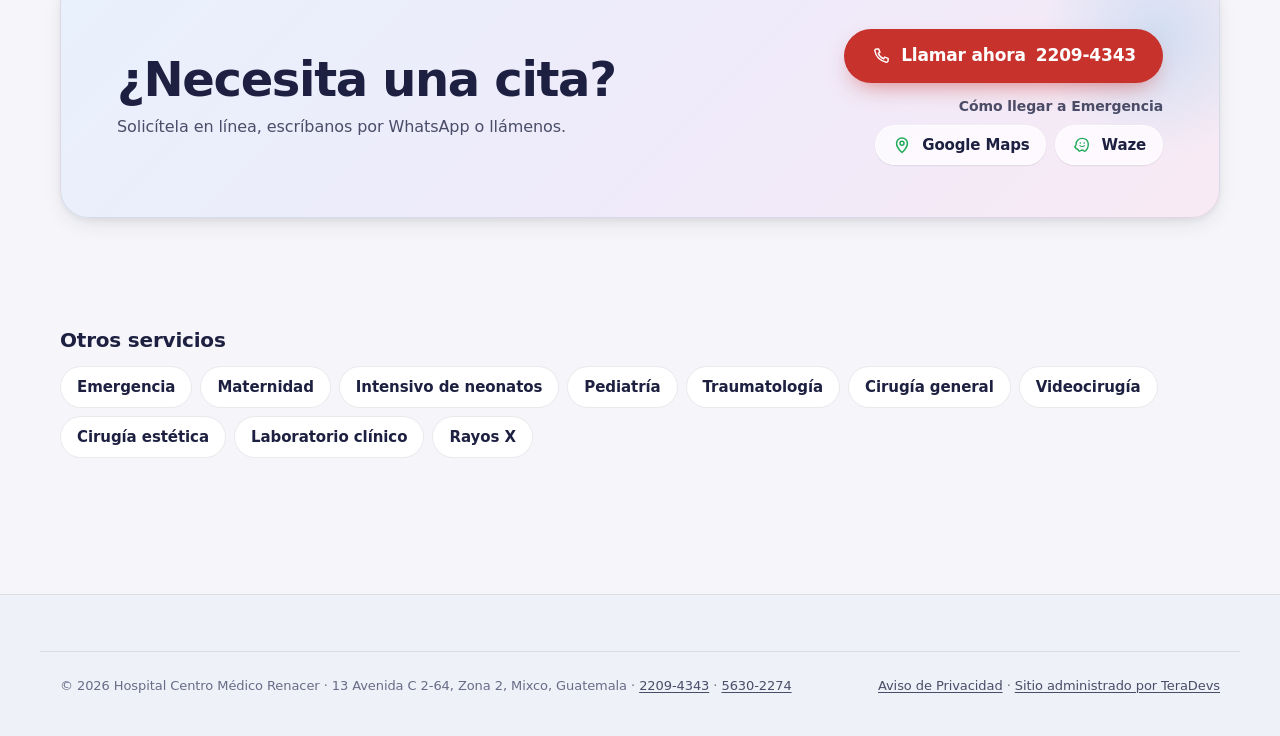
<file: servicio-ginecologia.html>
<!DOCTYPE html>
<html lang="es-GT" data-wa="50256302274">
<head>
<meta charset="UTF-8">
<title id="pageTitle">Ginecología · Hospital Centro Médico Renacer</title>
<meta name="description" content="Contamos con especialistas que pueden guiar su camino en esta inolvidable experiencia. Brindamos un servicio personalizado y profesional.">
<meta name="viewport" content="width=device-width, initial-scale=1, viewport-fit=cover">
<meta name="robots" content="noindex, nofollow">
<meta name="theme-color" content="#f7f7fb">
<meta name="color-scheme" content="light">
<link rel="canonical" href="https://cgonzalez2064.github.io/renacer-vista-previa/servicio-ginecologia.html">
<meta property="og:type" content="website">
<meta property="og:locale" content="es_GT">
<meta property="og:site_name" content="Hospital Centro Médico Renacer">
<meta property="og:title" content="Ginecología · Hospital Centro Médico Renacer">
<meta property="og:description" content="Contamos con especialistas que pueden guiar su camino en esta inolvidable experiencia. Brindamos un servicio personalizado y profesional.">
<meta property="og:url" content="https://cgonzalez2064.github.io/renacer-vista-previa/servicio-ginecologia.html">
<meta property="og:image" content="https://cgonzalez2064.github.io/renacer-vista-previa/assets/og-image.png">
<meta name="twitter:card" content="summary_large_image">
<link rel="icon" href="assets/favicon.svg" type="image/svg+xml">
<link rel="icon" href="assets/favicon-32.png" sizes="32x32" type="image/png">
<link rel="apple-touch-icon" href="assets/apple-touch-icon.png">
<link rel="manifest" href="site.webmanifest">
<script src="assets/a11y-boot.js?v=13"></script>
<link rel="stylesheet" href="assets/main.css?v=13">
<script type="application/ld+json">{"@context":"https://schema.org","@type":"MedicalWebPage","url":"https://cgonzalez2064.github.io/renacer-vista-previa/servicio-ginecologia.html","name":"Ginecología | Hospital Centro Médico Renacer","description":"Contamos con especialistas que pueden guiar su camino en esta inolvidable experiencia. Brindamos un servicio personalizado y profesional.","inLanguage":"es-GT","about":{"@type":"MedicalProcedure","name":"Ginecología","description":"Contamos con especialistas que pueden guiar su camino en esta inolvidable experiencia. Brindamos un servicio personalizado y profesional."},"publisher":{"@id":"https://cgonzalez2064.github.io/renacer-vista-previa/#hospital"},"breadcrumb":{"@type":"BreadcrumbList","itemListElement":[{"@type":"ListItem","position":1,"name":"Inicio","item":"https://cgonzalez2064.github.io/renacer-vista-previa/"},{"@type":"ListItem","position":2,"name":"Ginecología","item":"https://cgonzalez2064.github.io/renacer-vista-previa/servicio-ginecologia.html"}]}}</script>
</head>
<body class="service-page" data-page="service"><div role="note" style="position:relative;z-index:9999;background:#1d1d1f;color:#f5f5f7;font:13px/1.4 -apple-system,BlinkMacSystemFont,system-ui,sans-serif;text-align:center;padding:8px 16px">Vista previa del rediseño. Médicos, precios, aseguradoras y opiniones son datos de ejemplo; los formularios no envían.</div>
<a class="skip-link" href="#main" data-i18n="skip">Saltar al contenido</a>

<svg class="sprite" aria-hidden="true" focusable="false" xmlns="http://www.w3.org/2000/svg">
  <symbol id="i-phone" viewBox="0 0 24 24"><path d="M6.6 3.5h2.6l1.5 4-2 1.3a11 11 0 0 0 6.5 6.5l1.3-2 4 1.5v2.6a2 2 0 0 1-2.2 2A16.5 16.5 0 0 1 4.6 5.7a2 2 0 0 1 2-2.2z" fill="none" stroke="currentColor" stroke-width="1.8" stroke-linejoin="round"/></symbol>
  <symbol id="i-wa" viewBox="0 0 24 24"><path fill="currentColor" d="M12 2.2A9.7 9.7 0 0 0 3.6 16.8L2.3 21.6l4.9-1.3A9.7 9.7 0 1 0 12 2.2zm0 17.7a8 8 0 0 1-4.1-1.1l-.3-.2-2.9.8.8-2.8-.2-.3A8 8 0 1 1 12 19.9zm4.4-6c-.2-.1-1.4-.7-1.7-.8-.2-.1-.4-.1-.5.1l-.8 1c-.1.2-.3.2-.5.1a6.6 6.6 0 0 1-3.3-2.9c-.2-.4.2-.4.7-1.3.1-.2 0-.3 0-.4l-.8-1.8c-.2-.5-.4-.4-.5-.4h-.5a.9.9 0 0 0-.6.3 2.7 2.7 0 0 0-.9 2c0 1.2.9 2.4 1 2.5.1.2 1.7 2.6 4.2 3.7 1.6.7 2.2.7 3 .6.5-.1 1.4-.6 1.6-1.2.2-.6.2-1.1.1-1.2l-.5-.3z"/></symbol>
  <symbol id="i-pin" viewBox="0 0 24 24"><path d="M12 21s-6.5-5.6-6.5-11a6.5 6.5 0 0 1 13 0c0 5.4-6.5 11-6.5 11z" fill="none" stroke="currentColor" stroke-width="1.8" stroke-linejoin="round"/><circle cx="12" cy="10" r="2.4" fill="none" stroke="currentColor" stroke-width="1.8"/></symbol>
  <symbol id="i-mail" viewBox="0 0 24 24"><rect x="3" y="5" width="18" height="14" rx="3" fill="none" stroke="currentColor" stroke-width="1.8"/><path d="m4 7 8 6 8-6" fill="none" stroke="currentColor" stroke-width="1.8" stroke-linejoin="round"/></symbol>
  <symbol id="i-clock" viewBox="0 0 24 24"><circle cx="12" cy="12" r="8.5" fill="none" stroke="currentColor" stroke-width="1.8"/><path d="M12 7.5V12l3 2" fill="none" stroke="currentColor" stroke-width="1.8" stroke-linecap="round"/></symbol>
  <symbol id="i-check" viewBox="0 0 24 24"><path d="m5 12.5 4.2 4.2L19 7" fill="none" stroke="currentColor" stroke-width="2.2" stroke-linecap="round" stroke-linejoin="round"/></symbol>
  <symbol id="i-arrow" viewBox="0 0 24 24"><path d="M5 12h13m-5-5 5 5-5 5" fill="none" stroke="currentColor" stroke-width="1.9" stroke-linecap="round" stroke-linejoin="round"/></symbol>
  <symbol id="i-chev" viewBox="0 0 24 24"><path d="m9 6 6 6-6 6" fill="none" stroke="currentColor" stroke-width="2" stroke-linecap="round" stroke-linejoin="round"/></symbol>
  <symbol id="i-close" viewBox="0 0 24 24"><path d="M6 6l12 12M18 6 6 18" fill="none" stroke="currentColor" stroke-width="2" stroke-linecap="round"/></symbol>
  <symbol id="i-menu" viewBox="0 0 24 24"><path d="M4 8h16M4 16h16" fill="none" stroke="currentColor" stroke-width="2" stroke-linecap="round"/></symbol>
  <symbol id="i-a11y" viewBox="0 0 24 24"><circle cx="12" cy="4.6" r="1.9" fill="currentColor"/><path d="M4.5 8.2c2.5.8 5 1.2 7.5 1.2s5-.4 7.5-1.2M12 9.4v4.4m0 0-3 6.4m3-6.4 3 6.4" fill="none" stroke="currentColor" stroke-width="1.9" stroke-linecap="round" stroke-linejoin="round"/></symbol>
  <symbol id="i-globe" viewBox="0 0 24 24"><circle cx="12" cy="12" r="8.5" fill="none" stroke="currentColor" stroke-width="1.7"/><path d="M3.5 12h17M12 3.5c2.4 2.4 3.5 5.2 3.5 8.5s-1.1 6.1-3.5 8.5c-2.4-2.4-3.5-5.2-3.5-8.5S9.6 5.9 12 3.5z" fill="none" stroke="currentColor" stroke-width="1.7"/></symbol>
  <symbol id="i-up" viewBox="0 0 24 24"><path d="m6 14 6-6 6 6" fill="none" stroke="currentColor" stroke-width="2" stroke-linecap="round" stroke-linejoin="round"/></symbol>
  <symbol id="i-download" viewBox="0 0 24 24"><path d="M12 4v11m-4.5-4.5L12 15l4.5-4.5M5 19.5h14" fill="none" stroke="currentColor" stroke-width="1.9" stroke-linecap="round" stroke-linejoin="round"/></symbol>
  <symbol id="i-shield" viewBox="0 0 24 24"><path d="M12 3 5 6v5.5c0 4.3 3 8 7 9.5 4-1.5 7-5.2 7-9.5V6z" fill="none" stroke="currentColor" stroke-width="1.8" stroke-linejoin="round"/><path d="m9 12 2.2 2.2L15.5 10" fill="none" stroke="currentColor" stroke-width="1.8" stroke-linecap="round" stroke-linejoin="round"/></symbol>
  <symbol id="i-fb" viewBox="0 0 24 24"><path fill="currentColor" d="M13.5 21v-7.6h2.6l.4-3h-3V8.5c0-.9.2-1.5 1.5-1.5h1.6V4.3a21 21 0 0 0-2.3-.1c-2.3 0-3.9 1.4-3.9 4v2.2H7.8v3h2.6V21z"/></symbol>
  <symbol id="i-ig" viewBox="0 0 24 24"><rect x="3.5" y="3.5" width="17" height="17" rx="5" fill="none" stroke="currentColor" stroke-width="1.8"/><circle cx="12" cy="12" r="4" fill="none" stroke="currentColor" stroke-width="1.8"/><circle cx="17.2" cy="6.8" r="1.1" fill="currentColor"/></symbol>
  <!-- Service icons -->
  <symbol id="s-1" viewBox="0 0 32 32"><path d="M16 5v22M5 16h22" fill="none" stroke="currentColor" stroke-width="3.2" stroke-linecap="round"/><circle cx="16" cy="16" r="13" fill="none" stroke="currentColor" stroke-width="1.6" opacity=".35"/></symbol>
  <symbol id="s-2" viewBox="0 0 32 32"><path d="M16 27s-10-6.2-10-13.2A5.6 5.6 0 0 1 16 10.4a5.6 5.6 0 0 1 10 3.4C26 20.8 16 27 16 27z" fill="none" stroke="currentColor" stroke-width="2" stroke-linejoin="round"/><circle cx="16" cy="17" r="2.6" fill="currentColor" opacity=".5"/></symbol>
  <symbol id="s-3" viewBox="0 0 32 32"><rect x="5" y="12" width="22" height="12" rx="6" fill="none" stroke="currentColor" stroke-width="2"/><circle cx="12" cy="18" r="2.4" fill="currentColor" opacity=".6"/><path d="M9 12c0-3.9 3.1-6 7-6s7 2.1 7 6M8 27h16" fill="none" stroke="currentColor" stroke-width="2" stroke-linecap="round"/></symbol>
  <symbol id="s-4" viewBox="0 0 32 32"><circle cx="16" cy="12" r="6.5" fill="none" stroke="currentColor" stroke-width="2"/><path d="M16 18.5V28m-4-4h8" fill="none" stroke="currentColor" stroke-width="2" stroke-linecap="round"/></symbol>
  <symbol id="s-5" viewBox="0 0 32 32"><circle cx="16" cy="10" r="4.5" fill="none" stroke="currentColor" stroke-width="2"/><path d="M8 27c0-5 3.6-8.5 8-8.5s8 3.5 8 8.5" fill="none" stroke="currentColor" stroke-width="2" stroke-linecap="round"/><path d="M13.8 9.6c.7.6 1.4.8 2.2.8s1.5-.2 2.2-.8" fill="none" stroke="currentColor" stroke-width="1.6" stroke-linecap="round"/></symbol>
  <symbol id="s-6" viewBox="0 0 32 32"><path d="M11 5.5a3 3 0 0 0-4.2 4.2l1.4 1.4-1.4 1.4a3 3 0 0 0 4.2 4.2L21 26.6a3 3 0 0 0 4.2-4.2L15.3 12.5l1.4-1.4a3 3 0 0 0-4.2-4.2L11 8.3z" fill="none" stroke="currentColor" stroke-width="2" stroke-linejoin="round"/></symbol>
  <symbol id="s-7" viewBox="0 0 32 32"><path d="M6 26 20.5 11.5m-2.8-2.8 5.6 5.6 3.2-3.2a4 4 0 0 0-5.6-5.6z" fill="none" stroke="currentColor" stroke-width="2" stroke-linecap="round" stroke-linejoin="round"/><path d="M5 27l2.5-.6" stroke="currentColor" stroke-width="2" stroke-linecap="round"/></symbol>
  <symbol id="s-8" viewBox="0 0 32 32"><rect x="4" y="8" width="17" height="14" rx="3.5" fill="none" stroke="currentColor" stroke-width="2"/><path d="m21 13.5 7-3.8v12.6l-7-3.8" fill="none" stroke="currentColor" stroke-width="2" stroke-linejoin="round"/><circle cx="12.5" cy="15" r="2.6" fill="currentColor" opacity=".5"/></symbol>
  <symbol id="s-9" viewBox="0 0 32 32"><path d="M16 4.5l2.9 7.1 7.6.5-5.9 4.9 1.9 7.4L16 20.3l-6.5 4.1 1.9-7.4-5.9-4.9 7.6-.5z" fill="none" stroke="currentColor" stroke-width="2" stroke-linejoin="round"/></symbol>
  <symbol id="s-10" viewBox="0 0 32 32"><path d="M12 4.5h8M13.5 4.5v8.2L6.6 24.4A2.4 2.4 0 0 0 8.7 28h14.6a2.4 2.4 0 0 0 2.1-3.6L18.5 12.7V4.5" fill="none" stroke="currentColor" stroke-width="2" stroke-linejoin="round"/><path d="M9.8 20h12.4" stroke="currentColor" stroke-width="2" opacity=".5"/></symbol>
  <symbol id="s-11" viewBox="0 0 32 32"><rect x="5" y="4" width="22" height="24" rx="4" fill="none" stroke="currentColor" stroke-width="2"/><path d="M16 8v15M11 11.5c2 .8 3.5 1 5 1s3-.2 5-1M10.5 15.5c2.2.8 3.8 1 5.5 1s3.3-.2 5.5-1M11 19.5c2 .7 3.5.9 5 .9s3-.2 5-.9" fill="none" stroke="currentColor" stroke-width="1.8" stroke-linecap="round"/></symbol>
  <!-- Facilities (amenities) icons -->
  <symbol id="m-1" viewBox="0 0 24 24"><rect x="4" y="3.5" width="16" height="17" rx="4" fill="none" stroke="currentColor" stroke-width="1.8"/><path d="M10 16.5v-9h3a2.6 2.6 0 0 1 0 5.2h-3" fill="none" stroke="currentColor" stroke-width="1.9" stroke-linecap="round" stroke-linejoin="round"/></symbol>
  <symbol id="m-2" viewBox="0 0 24 24"><path d="M4.5 17h15M6 17a6 6 0 0 1 12 0M12 8.2V6.5M10.5 6.5h3" fill="none" stroke="currentColor" stroke-width="1.8" stroke-linecap="round" stroke-linejoin="round"/></symbol>
  <symbol id="m-3" viewBox="0 0 24 24"><path d="M5 12V9a3 3 0 0 1 3-3h8a3 3 0 0 1 3 3v3M3.5 12.5a1.8 1.8 0 0 1 3.5 0V15h10v-2.5a1.8 1.8 0 0 1 3.5 0V18h-17zM6 18v2M18 18v2" fill="none" stroke="currentColor" stroke-width="1.7" stroke-linejoin="round" stroke-linecap="round"/></symbol>
  <symbol id="m-4" viewBox="0 0 24 24"><rect x="4.5" y="3.5" width="15" height="17" rx="2.5" fill="none" stroke="currentColor" stroke-width="1.8"/><path d="m9 9.5 2-2.2 2 2.2M9 14.5l2 2.2 2-2.2M16 7v10" fill="none" stroke="currentColor" stroke-width="1.7" stroke-linecap="round" stroke-linejoin="round"/></symbol>
  <symbol id="m-5" viewBox="0 0 24 24"><path d="M9 3.5h6M10 3.5v6.2L4.8 18.3A1.8 1.8 0 0 0 6.4 21h11.2a1.8 1.8 0 0 0 1.6-2.7L14 9.7V3.5M7.4 15h9.2" fill="none" stroke="currentColor" stroke-width="1.8" stroke-linejoin="round" stroke-linecap="round"/></symbol>
  <symbol id="m-6" viewBox="0 0 24 24"><rect x="4" y="3" width="16" height="18" rx="3" fill="none" stroke="currentColor" stroke-width="1.8"/><path d="M12 6.5v11M8.5 9c1.3.6 2.3.8 3.5.8s2.2-.2 3.5-.8M8 12.5c1.4.6 2.5.8 4 .8s2.6-.2 4-.8M8.5 16c1.3.5 2.3.7 3.5.7s2.2-.2 3.5-.7" fill="none" stroke="currentColor" stroke-width="1.5" stroke-linecap="round"/></symbol>
  <symbol id="m-7" viewBox="0 0 24 24"><path d="M4 11h16v3a5 5 0 0 1-5 5H9a5 5 0 0 1-5-5zM6 11V8.5a6 6 0 0 1 6-4M7.5 19l-1 2M16.5 19l1 2" fill="none" stroke="currentColor" stroke-width="1.8" stroke-linecap="round" stroke-linejoin="round"/></symbol>
  <symbol id="m-8" viewBox="0 0 24 24"><rect x="3.5" y="9" width="17" height="9" rx="4.5" fill="none" stroke="currentColor" stroke-width="1.8"/><path d="M7 9c0-3 2.2-4.5 5-4.5s5 1.5 5 4.5M6 21h12" fill="none" stroke="currentColor" stroke-width="1.8" stroke-linecap="round"/><circle cx="9" cy="13.5" r="1.6" fill="currentColor"/></symbol>
  <symbol id="m-9" viewBox="0 0 24 24"><path d="M4.5 19.5 15 9m-2-2 4 4 2.4-2.4a2.8 2.8 0 0 0-4-4z" fill="none" stroke="currentColor" stroke-width="1.8" stroke-linecap="round" stroke-linejoin="round"/></symbol>
  <symbol id="m-10" viewBox="0 0 24 24"><path d="M5 9.5h12v4a5 5 0 0 1-5 5H10a5 5 0 0 1-5-5zM17 11h1a2.5 2.5 0 0 1 0 5h-1.5M8.5 3.5c-.7 1 .7 1.8 0 3M12.5 3.5c-.7 1 .7 1.8 0 3" fill="none" stroke="currentColor" stroke-width="1.8" stroke-linecap="round" stroke-linejoin="round"/></symbol>
  <symbol id="m-11" viewBox="0 0 24 24"><path d="M12 2.5v5M9.8 4.7h4.4M5.5 21v-8l6.5-5 6.5 5v8zM10 21v-3.5a2 2 0 0 1 4 0V21" fill="none" stroke="currentColor" stroke-width="1.8" stroke-linecap="round" stroke-linejoin="round"/></symbol>
  <symbol id="m-12" viewBox="0 0 24 24"><path d="M12 3 5 6v5.5c0 4.3 3 8 7 9.5 4-1.5 7-5.2 7-9.5V6z" fill="none" stroke="currentColor" stroke-width="1.8" stroke-linejoin="round"/><circle cx="12" cy="11.5" r="2.3" fill="none" stroke="currentColor" stroke-width="1.6"/></symbol>
  <symbol id="i-waze" viewBox="0 0 24 24"><path d="M19.5 10.5c0-4.1-3.4-6.5-7.2-6.5-4.2 0-7.3 3-7.3 6.8 0 1.6-.6 2.6-1.8 3.2.8 1.6 2.3 2.8 4 3.4a2 2 0 0 0 3.7.9h2.6a2 2 0 0 0 3.8-.8c1.5-1 2.2-3.3 2.2-7z" fill="none" stroke="currentColor" stroke-width="1.7" stroke-linejoin="round"/><circle cx="10" cy="9.6" r="1" fill="currentColor"/><circle cx="14.6" cy="9.6" r="1" fill="currentColor"/><path d="M9.5 12.8c1.4 1.3 4 1.3 5.4 0" fill="none" stroke="currentColor" stroke-width="1.5" stroke-linecap="round"/></symbol>
  <symbol id="i-person" viewBox="0 0 24 24"><circle cx="12" cy="8" r="3.6" fill="none" stroke="currentColor" stroke-width="1.8"/><path d="M5 20c.6-3.8 3.4-6 7-6s6.4 2.2 7 6" fill="none" stroke="currentColor" stroke-width="1.8" stroke-linecap="round"/></symbol>
  <symbol id="i-map" viewBox="0 0 24 24"><path d="m3.5 6.5 5.5-2 6 2 5.5-2v13l-5.5 2-6-2-5.5 2zM9 4.5v13M15 6.5v13" fill="none" stroke="currentColor" stroke-width="1.7" stroke-linejoin="round"/></symbol>
  <symbol id="a-bed" viewBox="0 0 32 32"><path d="M4 8v18M4 21h24v5M4 16h9.5v5M13.5 14.5h10a4.5 4.5 0 0 1 4.5 4.5v2" fill="none" stroke="currentColor" stroke-width="2" stroke-linecap="round" stroke-linejoin="round"/><circle cx="9" cy="12.5" r="2.6" fill="none" stroke="currentColor" stroke-width="2"/></symbol>
  <symbol id="a-cup" viewBox="0 0 32 32"><path d="M6 12h17v6a7 7 0 0 1-7 7h-3a7 7 0 0 1-7-7zM23 14h1.5a3.5 3.5 0 0 1 0 7H22M11 4.5c-1 1.5 1 2.5 0 4M16 4.5c-1 1.5 1 2.5 0 4" fill="none" stroke="currentColor" stroke-width="2" stroke-linecap="round" stroke-linejoin="round"/></symbol>
  <symbol id="a-chapel" viewBox="0 0 32 32"><path d="M16 3v7M13 6h6M7 28V17l9-7 9 7v11zM13 28v-5a3 3 0 0 1 6 0v5" fill="none" stroke="currentColor" stroke-width="2" stroke-linecap="round" stroke-linejoin="round"/></symbol>
  <symbol id="i-search" viewBox="0 0 24 24"><circle cx="11" cy="11" r="6.5" fill="none" stroke="currentColor" stroke-width="1.9"/><path d="m16 16 4.5 4.5" fill="none" stroke="currentColor" stroke-width="1.9" stroke-linecap="round"/></symbol>
  <symbol id="i-alert" viewBox="0 0 16 16"><path fill="currentColor" d="M7.938 2.016A.13.13 0 0 1 8.002 2a.13.13 0 0 1 .063.016.15.15 0 0 1 .054.057l6.857 11.667c.036.06.035.124.002.183a.2.2 0 0 1-.054.06.1.1 0 0 1-.066.017H1.146a.1.1 0 0 1-.066-.017.2.2 0 0 1-.054-.06.18.18 0 0 1 .002-.183L7.884 2.073a.15.15 0 0 1 .054-.057m1.044-.45a1.13 1.13 0 0 0-1.96 0L.165 13.233c-.457.778.091 1.767.98 1.767h13.713c.889 0 1.438-.99.98-1.767z"/><path fill="currentColor" d="M7.002 12a1 1 0 1 1 2 0 1 1 0 0 1-2 0M7.1 5.995a.905.905 0 1 1 1.8 0l-.35 3.507a.552.552 0 0 1-1.1 0z"/></symbol>
  <symbol id="i-info" viewBox="0 0 24 24"><circle cx="12" cy="12" r="8.5" fill="none" stroke="currentColor" stroke-width="1.8"/><path d="M12 11v5.5M12 7.6v.1" fill="none" stroke="currentColor" stroke-width="2" stroke-linecap="round"/></symbol>
  <symbol id="i-star" viewBox="0 0 24 24"><path fill="currentColor" d="m12 3.2 2.6 5.5 6 .8-4.4 4.1 1.1 5.9L12 16.6l-5.3 2.9 1.1-5.9-4.4-4.1 6-.8z"/></symbol>
</svg>

<header class="site-header" id="siteHeader">
  <div class="container header-inner">
    <a class="brand" href="./" data-i18n-attr="aria-label:brand.aria" aria-label="Hospital Centro Médico Renacer, ir al inicio">
      <picture class="brand-logo"><img src="assets/img/brand/logo.webp" width="392" height="120" alt="Hospital Centro Médico Renacer"></picture>
    </a>
    <nav class="nav-desktop" aria-label="Principal">
      <a href="./#servicios" data-i18n="nav.services">Servicios</a>
      <a href="./#pacientes" data-i18n="nav.patients">Pacientes</a>
      <a href="./#seguros" data-i18n="nav.insurance">Seguros</a>
      <a href="./#contacto" data-i18n="nav.contact">Contacto</a>
    </nav>
    <div class="header-actions">
      <a class="pill pill-emergency" href="tel:+50222094343" data-i18n-attr="aria-label:hero.cta1" aria-label="Llamar a emergencia"><span class="pulse" aria-hidden="true"></span><svg aria-hidden="true"><use href="#i-phone"/></svg><span data-i18n="nav.emergency">Emergencia 24 h</span></a>
      <button type="button" class="icon-btn lang-btn" id="langToggle" data-lang-toggle data-i18n-attr="aria-label:lang.toggle_aria" aria-label="Cambiar idioma a inglés"><svg aria-hidden="true"><use href="#i-globe"/></svg><span>EN</span></button>
    </div>
  </div>
</header>

<main id="main">
  <section class="section svc-hero">
    <div class="hero-bg" aria-hidden="true"><span class="orb orb-a"></span><span class="orb orb-b"></span></div>
    <div class="container svc-hero-inner">
      <nav class="crumbs" aria-label="Ruta"><a href="./" data-i18n="svcpage.back">Volver al inicio</a> <svg aria-hidden="true"><use href="#i-chev"/></svg> <span data-i18n="nav.services">Servicios</span></nav>
      <span class="service-icon svc-icon" aria-hidden="true"><svg><use href="#s-4"/></svg></span>
      <h1 data-i18n="service4.title">Ginecología</h1>
      <p class="lead" data-i18n="service4.desc">Contamos con especialistas que pueden guiar su camino en esta inolvidable experiencia. Brindamos un servicio personalizado y profesional.</p>
      <div class="hero-ctas">
        <a class="btn btn-primary btn-lg" href="./?especialidad=service4#citas" data-appt-spec="service4"><svg aria-hidden="true"><use href="#i-clock"/></svg><span data-i18n="appt.submit">Solicitar cita</span></a>
        <a class="btn btn-glass btn-lg" data-wa="service4.title" href="https://wa.me/50256302274?text=Hola%2C%20quisiera%20informaci%C3%B3n%20sobre%20ginecolog%C3%ADa%20en%20el%20Hospital%20Centro%20M%C3%A9dico%20Renacer." target="_blank" rel="noopener noreferrer"><svg aria-hidden="true"><use href="#i-wa"/></svg><span data-i18n="services.cta">Consultar por WhatsApp</span></a>
        <a class="btn btn-ghost btn-lg" href="tel:+50222094343"><svg aria-hidden="true"><use href="#i-phone"/></svg><span class="nowrap">2209&#8209;4343</span></a>
      </div>
    </div>
  </section>

  <section class="section svc-body">
    <div class="container svc-text reveal" data-i18n-paras="service4.more">
        <p>Se cuenta con una clínica de atención primaria y se trabaja con los mejores ginecólogos del país.</p>
        <p>Brindamos un servicio integral, desde el diagnóstico y los controles del embarazo, para brindar el mejor servicio prenatal y postnatal.</p>
        <p>Sin olvidar la detección temprana de cualquier problema ginecológico: su visita regular con el especialista evitará cualquier contratiempo.</p>
    </div>
  </section>

  <section class="section doctors" aria-labelledby="svcDoctors">
    <div class="container">
      <div class="section-head reveal"><h2 id="svcDoctors" data-i18n="svcpage.doctors">Médicos de esta especialidad</h2></div>
      <ul class="doctors-grid">
        <li class="doctor-card card reveal" data-spec="ginecologia y obstetricia" data-search="dra ejemplo garcia ginecologia y obstetricia gynaecology and obstetrics"><div class="doc-head"><span class="doc-avatar" aria-hidden="true">EG</span><div><h3 class="doc-name">Dra. Ejemplo García</h3><p class="doc-spec" data-i18n="doctor1.specialty">Ginecología y obstetricia</p></div></div><dl class="doc-meta"><div><dt data-i18n="doctors.license">Colegiado</dt><dd>DEMO-1001</dd></div><div><dt data-i18n="doctors.hours">Horario</dt><dd data-i18n="doctor1.hours">Lun a vie, 8:00–12:00</dd></div><div><dt data-i18n="doctors.insurers">Seguros</dt><dd>Seguro Demo Uno, Seguro Demo Dos</dd></div></dl><p class="doc-bio" data-i18n="doctor1.bio">Médica de ejemplo: control prenatal y parto humanizado.</p><div class="doc-actions"><a class="btn btn-primary btn-small" data-wa-doc="doctor1" data-doc-name="Dra. Ejemplo García" href="https://wa.me/50256302274?text=Hola%2C%20quisiera%20una%20cita%20con%20Dra.%20Ejemplo%20Garc%C3%ADa%20%28Ginecolog%C3%ADa%20y%20obstetricia%29%20en%20el%20Hospital%20Centro%20M%C3%A9dico%20Renacer." target="_blank" rel="noopener noreferrer"><svg aria-hidden="true"><use href="#i-wa"/></svg><span data-i18n="doctors.cta">Pedir cita</span></a><a class="text-link" href="./?medico=doctor1#citas" data-appt-doctor="doctor1" data-appt-spec="service4"><span data-i18n="doctors.request">Solicitar en línea</span><svg aria-hidden="true"><use href="#i-chev"/></svg></a></div></li>
        <li class="doctor-card card reveal" data-spec="ginecologia" data-search="dr ejemplo rodas ginecologia gynaecology"><div class="doc-head"><span class="doc-avatar" aria-hidden="true">ER</span><div><h3 class="doc-name">Dr. Ejemplo Rodas</h3><p class="doc-spec" data-i18n="doctor6.specialty">Ginecología</p></div></div><dl class="doc-meta"><div><dt data-i18n="doctors.license">Colegiado</dt><dd>DEMO-1006</dd></div><div><dt data-i18n="doctors.hours">Horario</dt><dd data-i18n="doctor6.hours">Sáb, 8:00–12:00</dd></div></dl><p class="doc-bio" data-i18n="doctor6.bio">Médico de ejemplo: ultrasonido y colposcopia.</p><div class="doc-actions"><a class="btn btn-primary btn-small" data-wa-doc="doctor6" data-doc-name="Dr. Ejemplo Rodas" href="https://wa.me/50256302274?text=Hola%2C%20quisiera%20una%20cita%20con%20Dr.%20Ejemplo%20Rodas%20%28Ginecolog%C3%ADa%29%20en%20el%20Hospital%20Centro%20M%C3%A9dico%20Renacer." target="_blank" rel="noopener noreferrer"><svg aria-hidden="true"><use href="#i-wa"/></svg><span data-i18n="doctors.cta">Pedir cita</span></a><a class="text-link" href="./?medico=doctor6#citas" data-appt-doctor="doctor6" data-appt-spec="service4"><span data-i18n="doctors.request">Solicitar en línea</span><svg aria-hidden="true"><use href="#i-chev"/></svg></a></div></li>
      </ul>
    </div>
  </section>

  <section class="section cta-band" aria-labelledby="svcCta">
    <div class="container">
      <div class="cta-inner reveal">
        <div>
          <h2 id="svcCta" data-i18n="svcpage.request_title">¿Necesita una cita?</h2>
          <p data-i18n="svcpage.request_desc">Solicítela en línea, escríbanos por WhatsApp o llámenos.</p>
        </div>
        <div class="cta-actions">
          <a class="btn btn-emergency btn-lg" href="tel:+50222094343"><svg aria-hidden="true"><use href="#i-phone"/></svg><span data-i18n="ctabanner.cta">Llamar ahora</span> <span class="nowrap">2209&#8209;4343</span></a>
          <p class="cta-directions"><span class="cta-dir-label" data-i18n="ctabanner.directions">Cómo llegar a Emergencia</span> <a class="btn btn-glass btn-small" href="https://www.google.com/maps/search/?api=1&query=Hospital+Centro+M%C3%A9dico+Renacer+13+Avenida+C+2-64+Zona+2+Mixco" target="_blank" rel="noopener noreferrer"><svg aria-hidden="true"><use href="#i-pin"/></svg><span>Google Maps</span></a> <a class="btn btn-glass btn-small" href="https://waze.com/ul?q=13%20Avenida%20C%202-64%20Zona%202%20Mixco%20Guatemala&navigate=yes" target="_blank" rel="noopener noreferrer"><svg aria-hidden="true"><use href="#i-waze"/></svg><span>Waze</span></a></p>
        </div>
      </div>
    </div>
  </section>

  <section class="section svc-other" aria-labelledby="svcOther">
    <div class="container">
      <h2 id="svcOther" class="h3-like" data-i18n="svcpage.more_services">Otros servicios</h2>
      <ul class="svc-other-list">
          <li><a href="servicio-emergencia.html" data-i18n="service1.title">Emergencia</a></li>
          <li><a href="servicio-maternidad.html" data-i18n="service2.title">Maternidad</a></li>
          <li><a href="servicio-neonatos.html" data-i18n="service3.title">Intensivo de neonatos</a></li>
          <li><a href="servicio-pediatria.html" data-i18n="service5.title">Pediatría</a></li>
          <li><a href="servicio-traumatologia.html" data-i18n="service6.title">Traumatología</a></li>
          <li><a href="servicio-cirugia-general.html" data-i18n="service7.title">Cirugía general</a></li>
          <li><a href="servicio-videocirugia.html" data-i18n="service8.title">Videocirugía</a></li>
          <li><a href="servicio-cirugia-estetica.html" data-i18n="service9.title">Cirugía estética</a></li>
          <li><a href="servicio-laboratorio-clinico.html" data-i18n="service10.title">Laboratorio clínico</a></li>
          <li><a href="servicio-rayos-x.html" data-i18n="service11.title">Rayos X</a></li>
      </ul>
    </div>
  </section>
</main>

<footer class="site-footer">
  <div class="container footer-bottom">
    <p>© <span id="year">2026</span> Hospital Centro Médico Renacer · 13 Avenida C 2-64, Zona 2, Mixco, Guatemala · <a href="tel:+50222094343">2209&#8209;4343</a> · <a href="tel:+50256302274">5630&#8209;2274</a></p>
    <p><a href="privacy-notice.html" data-i18n="footer.privacy_link">Aviso de Privacidad</a> · <a href="https://www.teradevsgt.com/" target="_blank" rel="noopener noreferrer" data-i18n="footer.made_by">Sitio administrado por TeraDevs</a></p>
  </div>
</footer>

<nav class="action-bar" data-i18n-attr="aria-label:actions.aria" aria-label="Acciones rápidas">
  <a href="tel:+50222094343" class="ab-call"><svg aria-hidden="true"><use href="#i-phone"/></svg><span data-i18n="actions.emergency">Emergencia</span></a>
  <a href="https://wa.me/50256302274?text=Hola%2C%20quisiera%20informaci%C3%B3n%20sobre%20los%20servicios%20del%20Hospital%20Centro%20M%C3%A9dico%20Renacer." data-wa="" target="_blank" rel="noopener noreferrer" class="ab-wa"><svg aria-hidden="true"><use href="#i-wa"/></svg><span data-i18n="actions.whatsapp">WhatsApp</span></a>
  <a href="https://www.google.com/maps/search/?api=1&query=Hospital+Centro+M%C3%A9dico+Renacer+13+Avenida+C+2-64+Zona+2+Mixco" target="_blank" rel="noopener noreferrer"><svg aria-hidden="true"><use href="#i-pin"/></svg><span data-i18n="actions.directions">Cómo llegar</span></a>
</nav>
<a class="wa-fab" id="whatsappFab" data-wa="" href="https://wa.me/50256302274?text=Hola%2C%20quisiera%20informaci%C3%B3n%20sobre%20los%20servicios%20del%20Hospital%20Centro%20M%C3%A9dico%20Renacer." target="_blank" rel="noopener noreferrer" data-i18n-attr="aria-label:whatsapp.aria" aria-label="Escríbanos por WhatsApp (se abre en una pestaña nueva)"><svg aria-hidden="true"><use href="#i-wa"/></svg></a>
<button type="button" class="back-to-top" id="backToTop" data-i18n-attr="aria-label:backtotop.aria" aria-label="Volver arriba"><svg aria-hidden="true"><use href="#i-up"/></svg></button>

<script type="application/json" id="siteContent">{"v":1,"i18n":{"es":{"media.service1.alt":"Médico tomando la presión a una paciente en su cama","media.service2.alt":"Familia visitando a una mamá en una habitación de maternidad","media.service3.alt":"Pie de un recién nacido con sensor de monitoreo en el intensivo","media.service4.alt":"Paciente conversando con su ginecólogo en la clínica","media.service5.alt":"Niño en su cama mientras le toman la presión","media.service6.alt":"Especialista revisando la rodilla de un paciente","media.service7.alt":"Equipo de cirujanos operando en quirófano","media.service8.alt":"Cirujano usando el microscopio quirúrgico","media.service9.alt":"Rostro de paciente marcado para un procedimiento estético","media.service10.alt":"Químico biólogo trabajando con el microscopio del laboratorio","media.proj1.card.alt":"Habitación suite con sala para las visitas","media.proj2.card.alt":"Incubadora con fototerapia de luz azul","media.proj3.card.alt":"Equipo quirúrgico durante una operación","media.proj4.card.alt":"Sala de espera junto a la sala cuna","media.proj5.card.alt":"Cafetería del tercer nivel","media.proj6.card.alt":"Capilla del hospital","media.about.alt":"Equipo de médicos, enfermeras y personal del hospital","media.hero1.alt":"Familia visitando a una mamá y su recién nacido en la habitación","media.hero2.alt":"Enfermera acompañando a una paciente","media.hero3.alt":"Incubadora con fototerapia en el intensivo de recién nacidos","media.maternity.alt":"Mamá cargando a su bebé recién nacido en la habitación","notice.text":"AVISO DE PRUEBA: el 24 y 31 de diciembre la consulta externa atiende de 7:00 a 12:00. Emergencia sigue 24 horas.","doctor1.specialty":"Ginecología y obstetricia","doctor1.hours":"Lun a vie, 8:00–12:00","doctor1.bio":"Médica de ejemplo: control prenatal y parto humanizado.","doctor2.specialty":"Pediatría","doctor2.hours":"Lun a sáb, 14:00–18:00","doctor2.bio":"Médico de ejemplo: control de niño sano y vacunas.","doctor3.specialty":"Cirugía general","doctor3.hours":"Mar y jue, 9:00–13:00","doctor3.bio":"Cirujana de ejemplo: vesícula, hernias y apendicitis.","doctor4.specialty":"Traumatología y ortopedia","doctor4.hours":"Lun, mié y vie, 15:00–19:00","doctor4.bio":"Médico de ejemplo: fracturas, rodilla y columna.","doctor5.specialty":"Medicina de emergencia","doctor5.hours":"Turnos de 24 horas","doctor5.bio":"Médica de ejemplo del equipo de emergencia.","doctor6.specialty":"Ginecología","doctor6.hours":"Sáb, 8:00–12:00","doctor6.bio":"Médico de ejemplo: ultrasonido y colposcopia.","appt.title":"Solicite su cita en línea","pkg1.name":"Parto normal (ejemplo)","pkg1.badge":"Más solicitado","pkg1.desc":"Paquete de ejemplo con precio ficticio.","pkg1.includes":"Habitación privada 24 h; Atención del pediatra; Medicamentos básicos; Alimentación de la mamá","pkg2.name":"Cesárea (ejemplo)","pkg2.desc":"Paquete de ejemplo con precio ficticio.","pkg2.includes":"Habitación privada 48 h; Sala de operaciones; Anestesia; Cuidado del recién nacido","pkg3.name":"Chequeo ejecutivo (ejemplo)","pkg3.desc":"Exámenes de rutina de ejemplo.","pkg3.includes":"Hematología completa; Química sanguínea; Rayos X de tórax; Consulta de resultados","comp.title":"Qué puede traer el acompañante (ejemplo)","comp1":"Una muda de ropa y artículos de higiene personal.","comp2":"Un suéter o manta ligera: las habitaciones son frescas.","comp3":"Cargador de teléfono. No se permiten alimentos para el paciente sin autorización.","exam1.name":"Hematología completa (ejemplo)","exam1.prep":"No requiere ayuno.","exam1.time":"el mismo día","exam2.name":"Glucosa en ayunas (ejemplo)","exam2.prep":"Ayuno de 8 a 12 horas. Puede tomar agua pura.","exam2.time":"2 horas","exam3.name":"Perfil de lípidos (ejemplo)","exam3.prep":"Ayuno de 12 horas y sin alcohol 24 horas antes.","exam3.time":"24 horas","exam4.name":"Orina completa (ejemplo)","exam4.prep":"Primera orina de la mañana en frasco estéril.","exam4.time":"el mismo día","exam5.name":"Rayos X de tórax (ejemplo)","exam5.prep":"Retire objetos metálicos. Avise si puede estar embarazada.","exam5.time":"1 hora","inshow.title":"Cómo usar su seguro (ejemplo)","inshow1":"Presente su carné del seguro y su DPI en admisión.","inshow2":"Admisión solicita la carta de garantía o preautorización a su aseguradora.","inshow3":"Usted cubre solo el deducible y el coaseguro de su póliza.","insck.title":"Verifique su cobertura antes de venir","review1.text":"Opinión de ejemplo: la atención en emergencia fue rápida y muy humana.","review1.when":"hace 2 semanas","review2.text":"Opinión de ejemplo: mi parto fue tranquilo y las enfermeras siempre estuvieron pendientes.","review2.when":"hace 1 mes","review3.text":"Opinión de ejemplo: instalaciones limpias; la espera en laboratorio fue un poco larga.","review3.when":"hace 3 meses"},"en":{"media.service1.alt":"Doctor taking a patient’s blood pressure at her bedside","media.service2.alt":"Family visiting a new mother in a maternity room","media.service3.alt":"Newborn’s foot with a monitoring sensor in the NICU","media.service4.alt":"Patient talking with her gynaecologist in the clinic","media.service5.alt":"Child in bed having his blood pressure taken","media.service6.alt":"Specialist examining a patient’s knee","media.service7.alt":"Surgical team operating in the theatre","media.service8.alt":"Surgeon using the surgical microscope","media.service9.alt":"Patient’s face marked for a cosmetic procedure","media.service10.alt":"Lab scientist working at the laboratory microscope","media.proj1.card.alt":"Suite room with a sitting area for visitors","media.proj2.card.alt":"Incubator with blue-light phototherapy","media.proj3.card.alt":"Surgical team during an operation","media.proj4.card.alt":"Waiting room next to the nursery","media.proj5.card.alt":"Third-floor cafeteria","media.proj6.card.alt":"Hospital chapel","media.about.alt":"The hospital’s team of doctors, nurses and staff","media.hero1.alt":"Family visiting a new mother and her baby in the room","media.hero2.alt":"Nurse caring for a patient","media.hero3.alt":"Incubator with phototherapy in the newborn intensive care unit","media.maternity.alt":"Mother holding her newborn baby in the room","notice.text":"TEST NOTICE: on December 24 and 31 outpatient clinics open 7:00–12:00. The ER stays open 24 hours.","doctor1.specialty":"Gynaecology and obstetrics","doctor1.hours":"Mon–Fri, 8:00–12:00","doctor1.bio":"Sample doctor: prenatal care and humanised birth.","doctor2.specialty":"Paediatrics","doctor2.hours":"Mon–Sat, 14:00–18:00","doctor2.bio":"Sample doctor: well-child checkups and vaccines.","doctor3.specialty":"General surgery","doctor3.hours":"Tue \u0026 Thu, 9:00–13:00","doctor3.bio":"Sample surgeon: gallbladder, hernia and appendix.","doctor4.specialty":"Traumatology and orthopaedics","doctor4.hours":"Mon, Wed \u0026 Fri, 15:00–19:00","doctor4.bio":"Sample doctor: fractures, knee and spine.","doctor5.specialty":"Emergency medicine","doctor5.hours":"24-hour shifts","doctor5.bio":"Sample doctor on the emergency team.","doctor6.specialty":"Gynaecology","doctor6.hours":"Sat, 8:00–12:00","doctor6.bio":"Sample doctor: ultrasound and colposcopy.","appt.title":"Request your appointment online","pkg1.name":"Normal delivery (example)","pkg1.badge":"Most requested","pkg1.desc":"Sample package with a made-up price.","pkg1.includes":"Private room 24 h; Paediatrician care; Basic medication; Meals for mom","pkg2.name":"C-section (example)","pkg2.desc":"Sample package with a made-up price.","pkg2.includes":"Private room 48 h; Operating room; Anaesthesia; Newborn care","pkg3.name":"Executive checkup (example)","pkg3.desc":"Sample routine tests.","pkg3.includes":"Complete blood count; Blood chemistry; Chest X-ray; Results consultation","comp.title":"What companions may bring (example)","comp1":"A change of clothes and toiletries.","comp2":"A sweater or light blanket: rooms are cool.","comp3":"A phone charger. No food for the patient without authorisation.","exam1.name":"Complete blood count (example)","exam1.prep":"No fasting needed.","exam1.time":"same day","exam2.name":"Fasting glucose (example)","exam2.prep":"Fast 8 to 12 hours. You may drink plain water.","exam2.time":"2 hours","exam3.name":"Lipid panel (example)","exam3.prep":"12-hour fast and no alcohol for 24 hours before.","exam3.time":"24 hours","exam4.name":"Urinalysis (example)","exam4.prep":"First morning urine in a sterile cup.","exam4.time":"same day","exam5.name":"Chest X-ray (example)","exam5.prep":"Remove metal objects. Tell us if you may be pregnant.","exam5.time":"1 hour","inshow.title":"How to use your insurance (example)","inshow1":"Show your insurance card and ID at admissions.","inshow2":"Admissions requests the guarantee letter or pre-authorisation from your insurer.","inshow3":"You only pay your policy deductible and co-insurance.","insck.title":"Check your coverage before you come","review1.text":"Sample review: the ER care was fast and very kind.","review1.when":"2 weeks ago","review2.text":"Sample review: my delivery was calm and the nurses were always attentive.","review2.when":"1 month ago","review3.text":"Sample review: clean facilities; the wait at the lab was a bit long.","review3.when":"3 months ago"}},"images":{"assets/img/site/hab-suite.webp":{"alt":{"es":"Habitación suite con sala para las visitas","en":"Suite room with a sitting area for visitors"},"srcset":"assets/img/site/hab-suite.webp 740w"},"assets/img/site/hab-privada-1.webp":{"alt":{"es":"Habitación privada con sofá para acompañante","en":"Private room with a sofa for a companion"},"srcset":"assets/img/site/hab-privada-1.webp 740w"},"assets/img/site/hab-privada-2.webp":{"alt":{"es":"Familia visitando a una paciente en su habitación","en":"Family visiting a patient in her room"},"srcset":"assets/img/site/hab-privada-2.webp 740w"},"assets/img/site/hab-privada-3.webp":{"alt":{"es":"Habitación privada con baño propio","en":"Private room with its own bathroom"},"srcset":"assets/img/site/hab-privada-3.webp 740w"},"assets/img/site/hab-semiprivada.webp":{"alt":{"es":"Habitación semiprivada para dos pacientes","en":"Semi-private room for two patients"},"srcset":"assets/img/site/hab-semiprivada.webp 740w"},"assets/img/site/neo-fototerapia.webp":{"alt":{"es":"Incubadora con fototerapia de luz azul","en":"Incubator with blue-light phototherapy"},"srcset":"assets/img/site/neo-fototerapia.webp 740w"},"assets/img/site/neo-salacuna.webp":{"alt":{"es":"Enfermera en la sala cuna junto a las cunas","en":"Nurse in the nursery beside the cribs"},"srcset":"assets/img/site/neo-salacuna.webp 740w"},"assets/img/site/neo-enfermera.webp":{"alt":{"es":"Enfermera de la sala cuna entre dos cunas","en":"Nursery nurse between two cribs"},"srcset":"assets/img/site/neo-enfermera.webp 740w"},"assets/img/site/neo-bebe.webp":{"alt":{"es":"Recién nacido bajo monitoreo","en":"Newborn under monitoring"},"srcset":"assets/img/site/neo-bebe.webp 740w"},"assets/img/site/qx-sala.webp":{"alt":{"es":"Equipo quirúrgico durante una operación","en":"Surgical team during an operation"},"srcset":"assets/img/site/qx-sala.webp 740w"},"assets/img/site/qx-video.webp":{"alt":{"es":"Cirujano en el microscopio quirúrgico","en":"Surgeon at the surgical microscope"},"srcset":"assets/img/site/qx-video.webp 740w"},"assets/img/site/rec-espera.webp":{"alt":{"es":"Sala de espera junto a la sala cuna","en":"Waiting room next to the nursery"},"srcset":"assets/img/site/rec-espera.webp 740w"},"assets/img/site/rec-recepcion.webp":{"alt":{"es":"Recepción del hospital","en":"Hospital reception desk"},"srcset":"assets/img/site/rec-recepcion.webp 800w"},"assets/img/site/rec-pasillo-1.webp":{"alt":{"es":"Pasillo de hospitalización","en":"Inpatient corridor"},"srcset":"assets/img/site/rec-pasillo-1.webp 740w"},"assets/img/site/rec-pasillo-2.webp":{"alt":{"es":"Pasillo amplio e iluminado","en":"Wide, bright corridor"},"srcset":"assets/img/site/rec-pasillo-2.webp 740w"},"assets/img/site/rec-pasillo-3.webp":{"alt":{"es":"Pasillo hacia las habitaciones","en":"Corridor leading to the rooms"},"srcset":"assets/img/site/rec-pasillo-3.webp 740w"},"assets/img/site/fam-cafeteria.webp":{"alt":{"es":"Cafetería del tercer nivel","en":"Third-floor cafeteria"},"srcset":"assets/img/site/fam-cafeteria.webp 720w"},"assets/img/site/fam-ninos-1.webp":{"alt":{"es":"Área de juegos para niños","en":"Children’s play area"},"srcset":"assets/img/site/fam-ninos-1.webp 740w"},"assets/img/site/fam-ninos-2.webp":{"alt":{"es":"Niños jugando en el área infantil","en":"Children playing in the play area"},"srcset":"assets/img/site/fam-ninos-2.webp 740w"},"assets/img/site/fam-ninos-3.webp":{"alt":{"es":"Rincón de juegos con casita y libros","en":"Play corner with a toy house and books"},"srcset":"assets/img/site/fam-ninos-3.webp 740w"},"assets/img/site/capilla-1.webp":{"alt":{"es":"Capilla del hospital","en":"Hospital chapel"},"srcset":"assets/img/site/capilla-1.webp 740w"},"assets/img/site/capilla-2.webp":{"alt":{"es":"Altar de la capilla","en":"Chapel altar"},"srcset":"assets/img/site/capilla-2.webp 740w"}}}</script>
<script src="assets/main.js?v=13" defer></script>
<script src="assets/stats.js?v=13" defer></script>
</body>
</html>
</file>
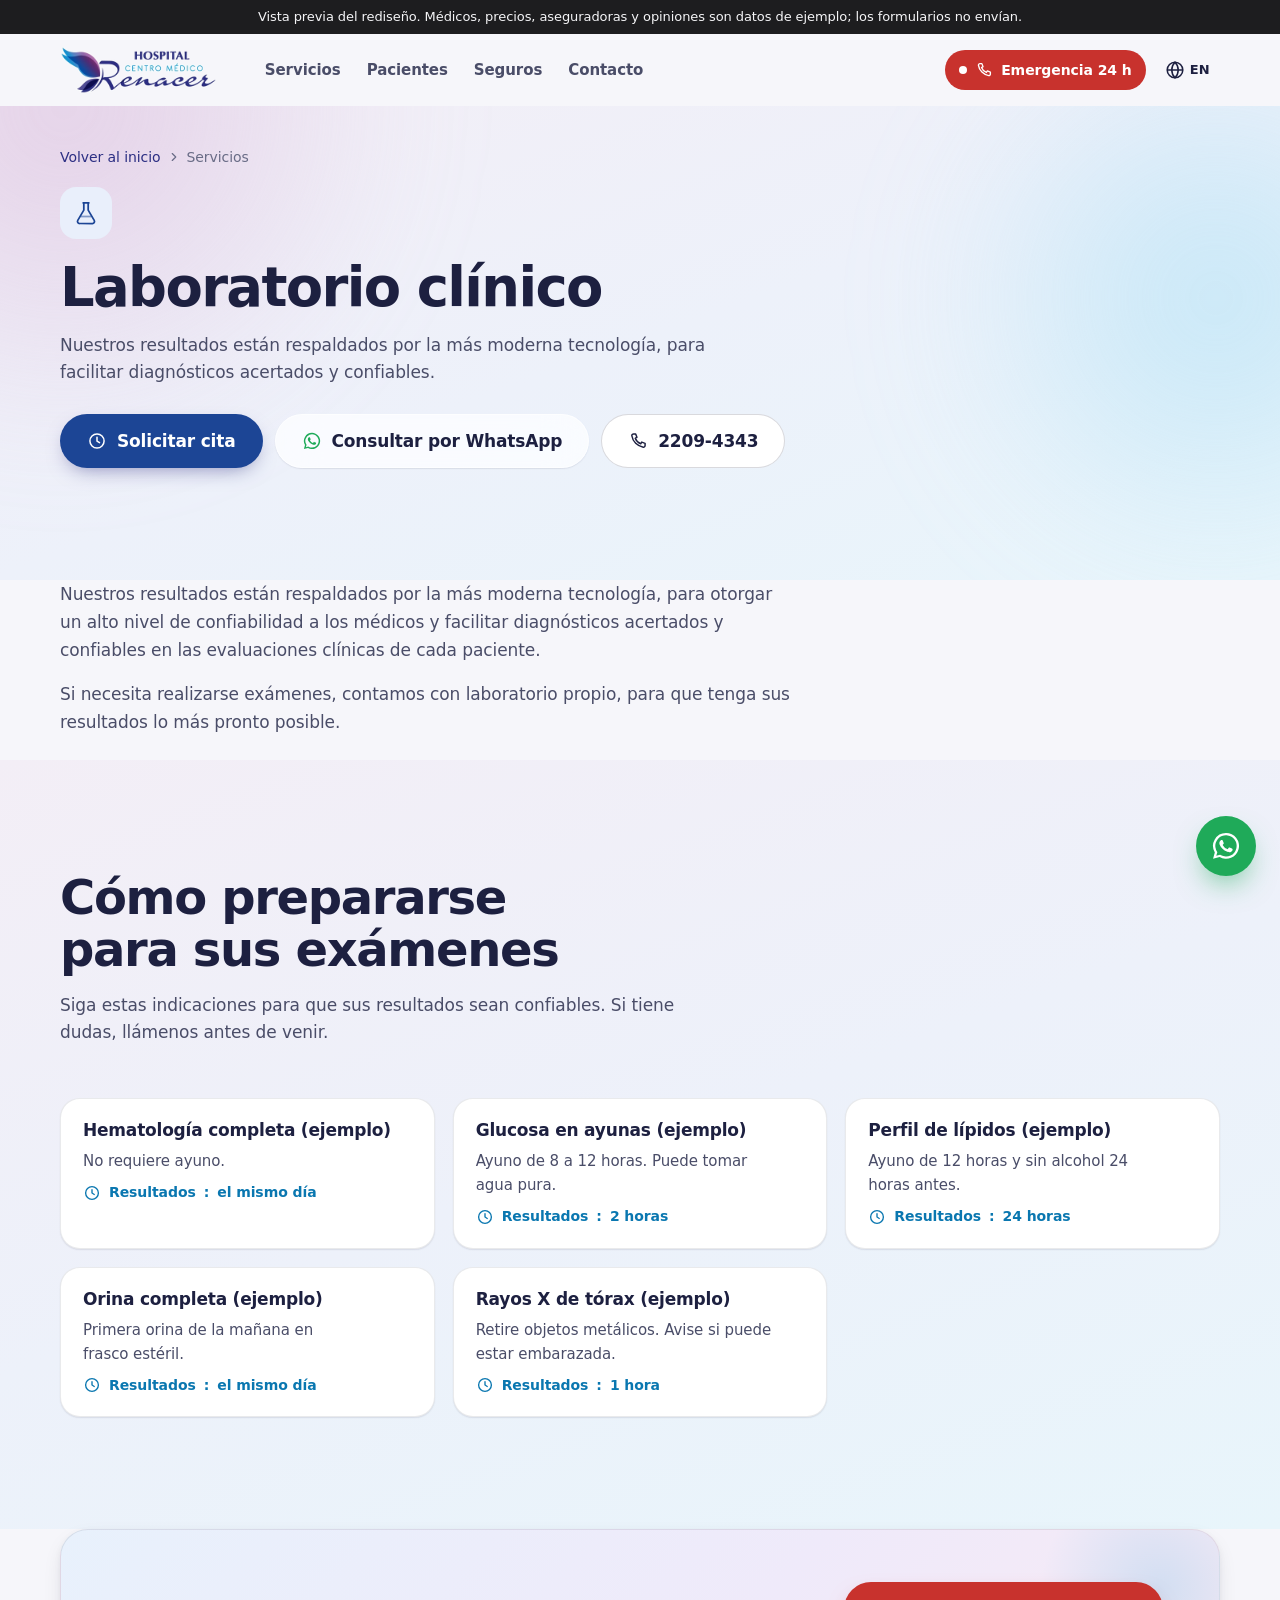
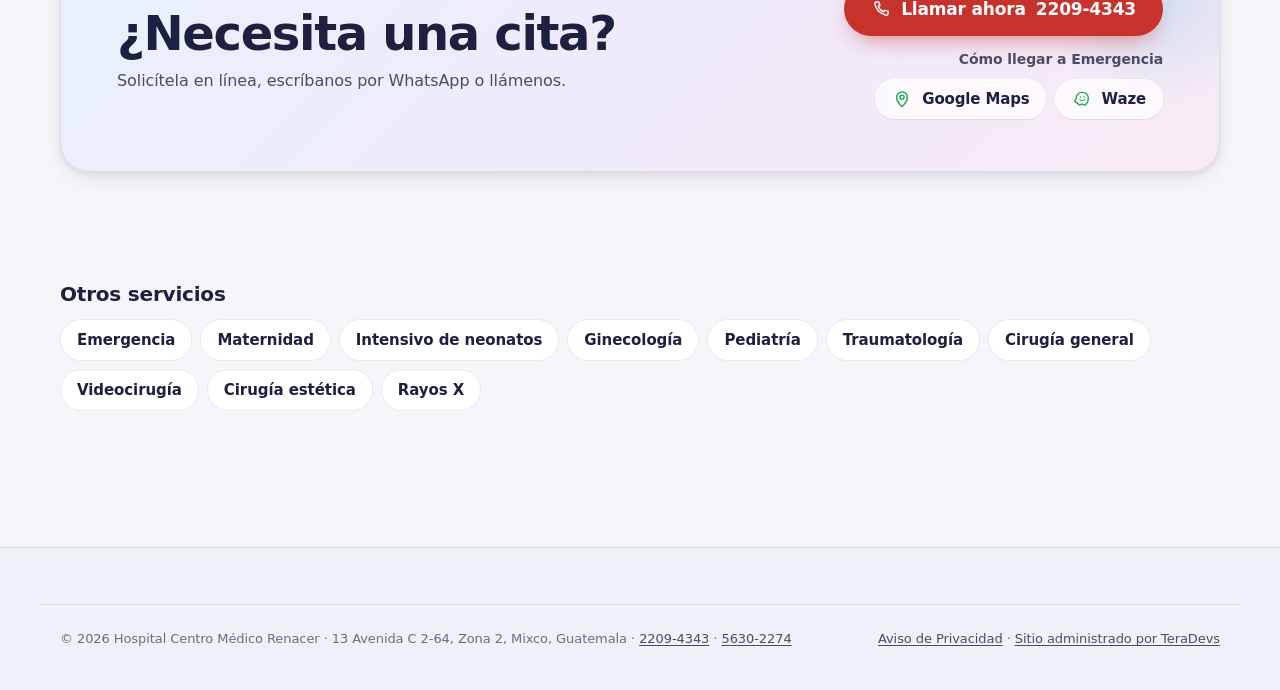
<file: servicio-laboratorio-clinico.html>
<!DOCTYPE html>
<html lang="es-GT" data-wa="50256302274">
<head>
<meta charset="UTF-8">
<title id="pageTitle">Laboratorio clínico · Hospital Centro Médico Renacer</title>
<meta name="description" content="Nuestros resultados están respaldados por la más moderna tecnología, para facilitar diagnósticos acertados y confiables.">
<meta name="viewport" content="width=device-width, initial-scale=1, viewport-fit=cover">
<meta name="robots" content="noindex, nofollow">
<meta name="theme-color" content="#f7f7fb">
<meta name="color-scheme" content="light">
<link rel="canonical" href="https://cgonzalez2064.github.io/renacer-vista-previa/servicio-laboratorio-clinico.html">
<meta property="og:type" content="website">
<meta property="og:locale" content="es_GT">
<meta property="og:site_name" content="Hospital Centro Médico Renacer">
<meta property="og:title" content="Laboratorio clínico · Hospital Centro Médico Renacer">
<meta property="og:description" content="Nuestros resultados están respaldados por la más moderna tecnología, para facilitar diagnósticos acertados y confiables.">
<meta property="og:url" content="https://cgonzalez2064.github.io/renacer-vista-previa/servicio-laboratorio-clinico.html">
<meta property="og:image" content="https://cgonzalez2064.github.io/renacer-vista-previa/assets/og-image.png">
<meta name="twitter:card" content="summary_large_image">
<link rel="icon" href="assets/favicon.svg" type="image/svg+xml">
<link rel="icon" href="assets/favicon-32.png" sizes="32x32" type="image/png">
<link rel="apple-touch-icon" href="assets/apple-touch-icon.png">
<link rel="manifest" href="site.webmanifest">
<script src="assets/a11y-boot.js?v=13"></script>
<link rel="stylesheet" href="assets/main.css?v=13">
<script type="application/ld+json">{"@context":"https://schema.org","@type":"MedicalWebPage","url":"https://cgonzalez2064.github.io/renacer-vista-previa/servicio-laboratorio-clinico.html","name":"Laboratorio clínico | Hospital Centro Médico Renacer","description":"Nuestros resultados están respaldados por la más moderna tecnología, para facilitar diagnósticos acertados y confiables.","inLanguage":"es-GT","about":{"@type":"MedicalProcedure","name":"Laboratorio clínico","description":"Nuestros resultados están respaldados por la más moderna tecnología, para facilitar diagnósticos acertados y confiables."},"publisher":{"@id":"https://cgonzalez2064.github.io/renacer-vista-previa/#hospital"},"breadcrumb":{"@type":"BreadcrumbList","itemListElement":[{"@type":"ListItem","position":1,"name":"Inicio","item":"https://cgonzalez2064.github.io/renacer-vista-previa/"},{"@type":"ListItem","position":2,"name":"Laboratorio clínico","item":"https://cgonzalez2064.github.io/renacer-vista-previa/servicio-laboratorio-clinico.html"}]}}</script>
</head>
<body class="service-page" data-page="service"><div role="note" style="position:relative;z-index:9999;background:#1d1d1f;color:#f5f5f7;font:13px/1.4 -apple-system,BlinkMacSystemFont,system-ui,sans-serif;text-align:center;padding:8px 16px">Vista previa del rediseño. Médicos, precios, aseguradoras y opiniones son datos de ejemplo; los formularios no envían.</div>
<a class="skip-link" href="#main" data-i18n="skip">Saltar al contenido</a>

<svg class="sprite" aria-hidden="true" focusable="false" xmlns="http://www.w3.org/2000/svg">
  <symbol id="i-phone" viewBox="0 0 24 24"><path d="M6.6 3.5h2.6l1.5 4-2 1.3a11 11 0 0 0 6.5 6.5l1.3-2 4 1.5v2.6a2 2 0 0 1-2.2 2A16.5 16.5 0 0 1 4.6 5.7a2 2 0 0 1 2-2.2z" fill="none" stroke="currentColor" stroke-width="1.8" stroke-linejoin="round"/></symbol>
  <symbol id="i-wa" viewBox="0 0 24 24"><path fill="currentColor" d="M12 2.2A9.7 9.7 0 0 0 3.6 16.8L2.3 21.6l4.9-1.3A9.7 9.7 0 1 0 12 2.2zm0 17.7a8 8 0 0 1-4.1-1.1l-.3-.2-2.9.8.8-2.8-.2-.3A8 8 0 1 1 12 19.9zm4.4-6c-.2-.1-1.4-.7-1.7-.8-.2-.1-.4-.1-.5.1l-.8 1c-.1.2-.3.2-.5.1a6.6 6.6 0 0 1-3.3-2.9c-.2-.4.2-.4.7-1.3.1-.2 0-.3 0-.4l-.8-1.8c-.2-.5-.4-.4-.5-.4h-.5a.9.9 0 0 0-.6.3 2.7 2.7 0 0 0-.9 2c0 1.2.9 2.4 1 2.5.1.2 1.7 2.6 4.2 3.7 1.6.7 2.2.7 3 .6.5-.1 1.4-.6 1.6-1.2.2-.6.2-1.1.1-1.2l-.5-.3z"/></symbol>
  <symbol id="i-pin" viewBox="0 0 24 24"><path d="M12 21s-6.5-5.6-6.5-11a6.5 6.5 0 0 1 13 0c0 5.4-6.5 11-6.5 11z" fill="none" stroke="currentColor" stroke-width="1.8" stroke-linejoin="round"/><circle cx="12" cy="10" r="2.4" fill="none" stroke="currentColor" stroke-width="1.8"/></symbol>
  <symbol id="i-mail" viewBox="0 0 24 24"><rect x="3" y="5" width="18" height="14" rx="3" fill="none" stroke="currentColor" stroke-width="1.8"/><path d="m4 7 8 6 8-6" fill="none" stroke="currentColor" stroke-width="1.8" stroke-linejoin="round"/></symbol>
  <symbol id="i-clock" viewBox="0 0 24 24"><circle cx="12" cy="12" r="8.5" fill="none" stroke="currentColor" stroke-width="1.8"/><path d="M12 7.5V12l3 2" fill="none" stroke="currentColor" stroke-width="1.8" stroke-linecap="round"/></symbol>
  <symbol id="i-check" viewBox="0 0 24 24"><path d="m5 12.5 4.2 4.2L19 7" fill="none" stroke="currentColor" stroke-width="2.2" stroke-linecap="round" stroke-linejoin="round"/></symbol>
  <symbol id="i-arrow" viewBox="0 0 24 24"><path d="M5 12h13m-5-5 5 5-5 5" fill="none" stroke="currentColor" stroke-width="1.9" stroke-linecap="round" stroke-linejoin="round"/></symbol>
  <symbol id="i-chev" viewBox="0 0 24 24"><path d="m9 6 6 6-6 6" fill="none" stroke="currentColor" stroke-width="2" stroke-linecap="round" stroke-linejoin="round"/></symbol>
  <symbol id="i-close" viewBox="0 0 24 24"><path d="M6 6l12 12M18 6 6 18" fill="none" stroke="currentColor" stroke-width="2" stroke-linecap="round"/></symbol>
  <symbol id="i-menu" viewBox="0 0 24 24"><path d="M4 8h16M4 16h16" fill="none" stroke="currentColor" stroke-width="2" stroke-linecap="round"/></symbol>
  <symbol id="i-a11y" viewBox="0 0 24 24"><circle cx="12" cy="4.6" r="1.9" fill="currentColor"/><path d="M4.5 8.2c2.5.8 5 1.2 7.5 1.2s5-.4 7.5-1.2M12 9.4v4.4m0 0-3 6.4m3-6.4 3 6.4" fill="none" stroke="currentColor" stroke-width="1.9" stroke-linecap="round" stroke-linejoin="round"/></symbol>
  <symbol id="i-globe" viewBox="0 0 24 24"><circle cx="12" cy="12" r="8.5" fill="none" stroke="currentColor" stroke-width="1.7"/><path d="M3.5 12h17M12 3.5c2.4 2.4 3.5 5.2 3.5 8.5s-1.1 6.1-3.5 8.5c-2.4-2.4-3.5-5.2-3.5-8.5S9.6 5.9 12 3.5z" fill="none" stroke="currentColor" stroke-width="1.7"/></symbol>
  <symbol id="i-up" viewBox="0 0 24 24"><path d="m6 14 6-6 6 6" fill="none" stroke="currentColor" stroke-width="2" stroke-linecap="round" stroke-linejoin="round"/></symbol>
  <symbol id="i-download" viewBox="0 0 24 24"><path d="M12 4v11m-4.5-4.5L12 15l4.5-4.5M5 19.5h14" fill="none" stroke="currentColor" stroke-width="1.9" stroke-linecap="round" stroke-linejoin="round"/></symbol>
  <symbol id="i-shield" viewBox="0 0 24 24"><path d="M12 3 5 6v5.5c0 4.3 3 8 7 9.5 4-1.5 7-5.2 7-9.5V6z" fill="none" stroke="currentColor" stroke-width="1.8" stroke-linejoin="round"/><path d="m9 12 2.2 2.2L15.5 10" fill="none" stroke="currentColor" stroke-width="1.8" stroke-linecap="round" stroke-linejoin="round"/></symbol>
  <symbol id="i-fb" viewBox="0 0 24 24"><path fill="currentColor" d="M13.5 21v-7.6h2.6l.4-3h-3V8.5c0-.9.2-1.5 1.5-1.5h1.6V4.3a21 21 0 0 0-2.3-.1c-2.3 0-3.9 1.4-3.9 4v2.2H7.8v3h2.6V21z"/></symbol>
  <symbol id="i-ig" viewBox="0 0 24 24"><rect x="3.5" y="3.5" width="17" height="17" rx="5" fill="none" stroke="currentColor" stroke-width="1.8"/><circle cx="12" cy="12" r="4" fill="none" stroke="currentColor" stroke-width="1.8"/><circle cx="17.2" cy="6.8" r="1.1" fill="currentColor"/></symbol>
  <!-- Service icons -->
  <symbol id="s-1" viewBox="0 0 32 32"><path d="M16 5v22M5 16h22" fill="none" stroke="currentColor" stroke-width="3.2" stroke-linecap="round"/><circle cx="16" cy="16" r="13" fill="none" stroke="currentColor" stroke-width="1.6" opacity=".35"/></symbol>
  <symbol id="s-2" viewBox="0 0 32 32"><path d="M16 27s-10-6.2-10-13.2A5.6 5.6 0 0 1 16 10.4a5.6 5.6 0 0 1 10 3.4C26 20.8 16 27 16 27z" fill="none" stroke="currentColor" stroke-width="2" stroke-linejoin="round"/><circle cx="16" cy="17" r="2.6" fill="currentColor" opacity=".5"/></symbol>
  <symbol id="s-3" viewBox="0 0 32 32"><rect x="5" y="12" width="22" height="12" rx="6" fill="none" stroke="currentColor" stroke-width="2"/><circle cx="12" cy="18" r="2.4" fill="currentColor" opacity=".6"/><path d="M9 12c0-3.9 3.1-6 7-6s7 2.1 7 6M8 27h16" fill="none" stroke="currentColor" stroke-width="2" stroke-linecap="round"/></symbol>
  <symbol id="s-4" viewBox="0 0 32 32"><circle cx="16" cy="12" r="6.5" fill="none" stroke="currentColor" stroke-width="2"/><path d="M16 18.5V28m-4-4h8" fill="none" stroke="currentColor" stroke-width="2" stroke-linecap="round"/></symbol>
  <symbol id="s-5" viewBox="0 0 32 32"><circle cx="16" cy="10" r="4.5" fill="none" stroke="currentColor" stroke-width="2"/><path d="M8 27c0-5 3.6-8.5 8-8.5s8 3.5 8 8.5" fill="none" stroke="currentColor" stroke-width="2" stroke-linecap="round"/><path d="M13.8 9.6c.7.6 1.4.8 2.2.8s1.5-.2 2.2-.8" fill="none" stroke="currentColor" stroke-width="1.6" stroke-linecap="round"/></symbol>
  <symbol id="s-6" viewBox="0 0 32 32"><path d="M11 5.5a3 3 0 0 0-4.2 4.2l1.4 1.4-1.4 1.4a3 3 0 0 0 4.2 4.2L21 26.6a3 3 0 0 0 4.2-4.2L15.3 12.5l1.4-1.4a3 3 0 0 0-4.2-4.2L11 8.3z" fill="none" stroke="currentColor" stroke-width="2" stroke-linejoin="round"/></symbol>
  <symbol id="s-7" viewBox="0 0 32 32"><path d="M6 26 20.5 11.5m-2.8-2.8 5.6 5.6 3.2-3.2a4 4 0 0 0-5.6-5.6z" fill="none" stroke="currentColor" stroke-width="2" stroke-linecap="round" stroke-linejoin="round"/><path d="M5 27l2.5-.6" stroke="currentColor" stroke-width="2" stroke-linecap="round"/></symbol>
  <symbol id="s-8" viewBox="0 0 32 32"><rect x="4" y="8" width="17" height="14" rx="3.5" fill="none" stroke="currentColor" stroke-width="2"/><path d="m21 13.5 7-3.8v12.6l-7-3.8" fill="none" stroke="currentColor" stroke-width="2" stroke-linejoin="round"/><circle cx="12.5" cy="15" r="2.6" fill="currentColor" opacity=".5"/></symbol>
  <symbol id="s-9" viewBox="0 0 32 32"><path d="M16 4.5l2.9 7.1 7.6.5-5.9 4.9 1.9 7.4L16 20.3l-6.5 4.1 1.9-7.4-5.9-4.9 7.6-.5z" fill="none" stroke="currentColor" stroke-width="2" stroke-linejoin="round"/></symbol>
  <symbol id="s-10" viewBox="0 0 32 32"><path d="M12 4.5h8M13.5 4.5v8.2L6.6 24.4A2.4 2.4 0 0 0 8.7 28h14.6a2.4 2.4 0 0 0 2.1-3.6L18.5 12.7V4.5" fill="none" stroke="currentColor" stroke-width="2" stroke-linejoin="round"/><path d="M9.8 20h12.4" stroke="currentColor" stroke-width="2" opacity=".5"/></symbol>
  <symbol id="s-11" viewBox="0 0 32 32"><rect x="5" y="4" width="22" height="24" rx="4" fill="none" stroke="currentColor" stroke-width="2"/><path d="M16 8v15M11 11.5c2 .8 3.5 1 5 1s3-.2 5-1M10.5 15.5c2.2.8 3.8 1 5.5 1s3.3-.2 5.5-1M11 19.5c2 .7 3.5.9 5 .9s3-.2 5-.9" fill="none" stroke="currentColor" stroke-width="1.8" stroke-linecap="round"/></symbol>
  <!-- Facilities (amenities) icons -->
  <symbol id="m-1" viewBox="0 0 24 24"><rect x="4" y="3.5" width="16" height="17" rx="4" fill="none" stroke="currentColor" stroke-width="1.8"/><path d="M10 16.5v-9h3a2.6 2.6 0 0 1 0 5.2h-3" fill="none" stroke="currentColor" stroke-width="1.9" stroke-linecap="round" stroke-linejoin="round"/></symbol>
  <symbol id="m-2" viewBox="0 0 24 24"><path d="M4.5 17h15M6 17a6 6 0 0 1 12 0M12 8.2V6.5M10.5 6.5h3" fill="none" stroke="currentColor" stroke-width="1.8" stroke-linecap="round" stroke-linejoin="round"/></symbol>
  <symbol id="m-3" viewBox="0 0 24 24"><path d="M5 12V9a3 3 0 0 1 3-3h8a3 3 0 0 1 3 3v3M3.5 12.5a1.8 1.8 0 0 1 3.5 0V15h10v-2.5a1.8 1.8 0 0 1 3.5 0V18h-17zM6 18v2M18 18v2" fill="none" stroke="currentColor" stroke-width="1.7" stroke-linejoin="round" stroke-linecap="round"/></symbol>
  <symbol id="m-4" viewBox="0 0 24 24"><rect x="4.5" y="3.5" width="15" height="17" rx="2.5" fill="none" stroke="currentColor" stroke-width="1.8"/><path d="m9 9.5 2-2.2 2 2.2M9 14.5l2 2.2 2-2.2M16 7v10" fill="none" stroke="currentColor" stroke-width="1.7" stroke-linecap="round" stroke-linejoin="round"/></symbol>
  <symbol id="m-5" viewBox="0 0 24 24"><path d="M9 3.5h6M10 3.5v6.2L4.8 18.3A1.8 1.8 0 0 0 6.4 21h11.2a1.8 1.8 0 0 0 1.6-2.7L14 9.7V3.5M7.4 15h9.2" fill="none" stroke="currentColor" stroke-width="1.8" stroke-linejoin="round" stroke-linecap="round"/></symbol>
  <symbol id="m-6" viewBox="0 0 24 24"><rect x="4" y="3" width="16" height="18" rx="3" fill="none" stroke="currentColor" stroke-width="1.8"/><path d="M12 6.5v11M8.5 9c1.3.6 2.3.8 3.5.8s2.2-.2 3.5-.8M8 12.5c1.4.6 2.5.8 4 .8s2.6-.2 4-.8M8.5 16c1.3.5 2.3.7 3.5.7s2.2-.2 3.5-.7" fill="none" stroke="currentColor" stroke-width="1.5" stroke-linecap="round"/></symbol>
  <symbol id="m-7" viewBox="0 0 24 24"><path d="M4 11h16v3a5 5 0 0 1-5 5H9a5 5 0 0 1-5-5zM6 11V8.5a6 6 0 0 1 6-4M7.5 19l-1 2M16.5 19l1 2" fill="none" stroke="currentColor" stroke-width="1.8" stroke-linecap="round" stroke-linejoin="round"/></symbol>
  <symbol id="m-8" viewBox="0 0 24 24"><rect x="3.5" y="9" width="17" height="9" rx="4.5" fill="none" stroke="currentColor" stroke-width="1.8"/><path d="M7 9c0-3 2.2-4.5 5-4.5s5 1.5 5 4.5M6 21h12" fill="none" stroke="currentColor" stroke-width="1.8" stroke-linecap="round"/><circle cx="9" cy="13.5" r="1.6" fill="currentColor"/></symbol>
  <symbol id="m-9" viewBox="0 0 24 24"><path d="M4.5 19.5 15 9m-2-2 4 4 2.4-2.4a2.8 2.8 0 0 0-4-4z" fill="none" stroke="currentColor" stroke-width="1.8" stroke-linecap="round" stroke-linejoin="round"/></symbol>
  <symbol id="m-10" viewBox="0 0 24 24"><path d="M5 9.5h12v4a5 5 0 0 1-5 5H10a5 5 0 0 1-5-5zM17 11h1a2.5 2.5 0 0 1 0 5h-1.5M8.5 3.5c-.7 1 .7 1.8 0 3M12.5 3.5c-.7 1 .7 1.8 0 3" fill="none" stroke="currentColor" stroke-width="1.8" stroke-linecap="round" stroke-linejoin="round"/></symbol>
  <symbol id="m-11" viewBox="0 0 24 24"><path d="M12 2.5v5M9.8 4.7h4.4M5.5 21v-8l6.5-5 6.5 5v8zM10 21v-3.5a2 2 0 0 1 4 0V21" fill="none" stroke="currentColor" stroke-width="1.8" stroke-linecap="round" stroke-linejoin="round"/></symbol>
  <symbol id="m-12" viewBox="0 0 24 24"><path d="M12 3 5 6v5.5c0 4.3 3 8 7 9.5 4-1.5 7-5.2 7-9.5V6z" fill="none" stroke="currentColor" stroke-width="1.8" stroke-linejoin="round"/><circle cx="12" cy="11.5" r="2.3" fill="none" stroke="currentColor" stroke-width="1.6"/></symbol>
  <symbol id="i-waze" viewBox="0 0 24 24"><path d="M19.5 10.5c0-4.1-3.4-6.5-7.2-6.5-4.2 0-7.3 3-7.3 6.8 0 1.6-.6 2.6-1.8 3.2.8 1.6 2.3 2.8 4 3.4a2 2 0 0 0 3.7.9h2.6a2 2 0 0 0 3.8-.8c1.5-1 2.2-3.3 2.2-7z" fill="none" stroke="currentColor" stroke-width="1.7" stroke-linejoin="round"/><circle cx="10" cy="9.6" r="1" fill="currentColor"/><circle cx="14.6" cy="9.6" r="1" fill="currentColor"/><path d="M9.5 12.8c1.4 1.3 4 1.3 5.4 0" fill="none" stroke="currentColor" stroke-width="1.5" stroke-linecap="round"/></symbol>
  <symbol id="i-person" viewBox="0 0 24 24"><circle cx="12" cy="8" r="3.6" fill="none" stroke="currentColor" stroke-width="1.8"/><path d="M5 20c.6-3.8 3.4-6 7-6s6.4 2.2 7 6" fill="none" stroke="currentColor" stroke-width="1.8" stroke-linecap="round"/></symbol>
  <symbol id="i-map" viewBox="0 0 24 24"><path d="m3.5 6.5 5.5-2 6 2 5.5-2v13l-5.5 2-6-2-5.5 2zM9 4.5v13M15 6.5v13" fill="none" stroke="currentColor" stroke-width="1.7" stroke-linejoin="round"/></symbol>
  <symbol id="a-bed" viewBox="0 0 32 32"><path d="M4 8v18M4 21h24v5M4 16h9.5v5M13.5 14.5h10a4.5 4.5 0 0 1 4.5 4.5v2" fill="none" stroke="currentColor" stroke-width="2" stroke-linecap="round" stroke-linejoin="round"/><circle cx="9" cy="12.5" r="2.6" fill="none" stroke="currentColor" stroke-width="2"/></symbol>
  <symbol id="a-cup" viewBox="0 0 32 32"><path d="M6 12h17v6a7 7 0 0 1-7 7h-3a7 7 0 0 1-7-7zM23 14h1.5a3.5 3.5 0 0 1 0 7H22M11 4.5c-1 1.5 1 2.5 0 4M16 4.5c-1 1.5 1 2.5 0 4" fill="none" stroke="currentColor" stroke-width="2" stroke-linecap="round" stroke-linejoin="round"/></symbol>
  <symbol id="a-chapel" viewBox="0 0 32 32"><path d="M16 3v7M13 6h6M7 28V17l9-7 9 7v11zM13 28v-5a3 3 0 0 1 6 0v5" fill="none" stroke="currentColor" stroke-width="2" stroke-linecap="round" stroke-linejoin="round"/></symbol>
  <symbol id="i-search" viewBox="0 0 24 24"><circle cx="11" cy="11" r="6.5" fill="none" stroke="currentColor" stroke-width="1.9"/><path d="m16 16 4.5 4.5" fill="none" stroke="currentColor" stroke-width="1.9" stroke-linecap="round"/></symbol>
  <symbol id="i-alert" viewBox="0 0 16 16"><path fill="currentColor" d="M7.938 2.016A.13.13 0 0 1 8.002 2a.13.13 0 0 1 .063.016.15.15 0 0 1 .054.057l6.857 11.667c.036.06.035.124.002.183a.2.2 0 0 1-.054.06.1.1 0 0 1-.066.017H1.146a.1.1 0 0 1-.066-.017.2.2 0 0 1-.054-.06.18.18 0 0 1 .002-.183L7.884 2.073a.15.15 0 0 1 .054-.057m1.044-.45a1.13 1.13 0 0 0-1.96 0L.165 13.233c-.457.778.091 1.767.98 1.767h13.713c.889 0 1.438-.99.98-1.767z"/><path fill="currentColor" d="M7.002 12a1 1 0 1 1 2 0 1 1 0 0 1-2 0M7.1 5.995a.905.905 0 1 1 1.8 0l-.35 3.507a.552.552 0 0 1-1.1 0z"/></symbol>
  <symbol id="i-info" viewBox="0 0 24 24"><circle cx="12" cy="12" r="8.5" fill="none" stroke="currentColor" stroke-width="1.8"/><path d="M12 11v5.5M12 7.6v.1" fill="none" stroke="currentColor" stroke-width="2" stroke-linecap="round"/></symbol>
  <symbol id="i-star" viewBox="0 0 24 24"><path fill="currentColor" d="m12 3.2 2.6 5.5 6 .8-4.4 4.1 1.1 5.9L12 16.6l-5.3 2.9 1.1-5.9-4.4-4.1 6-.8z"/></symbol>
</svg>

<header class="site-header" id="siteHeader">
  <div class="container header-inner">
    <a class="brand" href="./" data-i18n-attr="aria-label:brand.aria" aria-label="Hospital Centro Médico Renacer, ir al inicio">
      <picture class="brand-logo"><img src="assets/img/brand/logo.webp" width="392" height="120" alt="Hospital Centro Médico Renacer"></picture>
    </a>
    <nav class="nav-desktop" aria-label="Principal">
      <a href="./#servicios" data-i18n="nav.services">Servicios</a>
      <a href="./#pacientes" data-i18n="nav.patients">Pacientes</a>
      <a href="./#seguros" data-i18n="nav.insurance">Seguros</a>
      <a href="./#contacto" data-i18n="nav.contact">Contacto</a>
    </nav>
    <div class="header-actions">
      <a class="pill pill-emergency" href="tel:+50222094343" data-i18n-attr="aria-label:hero.cta1" aria-label="Llamar a emergencia"><span class="pulse" aria-hidden="true"></span><svg aria-hidden="true"><use href="#i-phone"/></svg><span data-i18n="nav.emergency">Emergencia 24 h</span></a>
      <button type="button" class="icon-btn lang-btn" id="langToggle" data-lang-toggle data-i18n-attr="aria-label:lang.toggle_aria" aria-label="Cambiar idioma a inglés"><svg aria-hidden="true"><use href="#i-globe"/></svg><span>EN</span></button>
    </div>
  </div>
</header>

<main id="main">
  <section class="section svc-hero">
    <div class="hero-bg" aria-hidden="true"><span class="orb orb-a"></span><span class="orb orb-b"></span></div>
    <div class="container svc-hero-inner">
      <nav class="crumbs" aria-label="Ruta"><a href="./" data-i18n="svcpage.back">Volver al inicio</a> <svg aria-hidden="true"><use href="#i-chev"/></svg> <span data-i18n="nav.services">Servicios</span></nav>
      <span class="service-icon svc-icon" aria-hidden="true"><svg><use href="#s-10"/></svg></span>
      <h1 data-i18n="service10.title">Laboratorio clínico</h1>
      <p class="lead" data-i18n="service10.desc">Nuestros resultados están respaldados por la más moderna tecnología, para facilitar diagnósticos acertados y confiables.</p>
      <div class="hero-ctas">
        <a class="btn btn-primary btn-lg" href="./?especialidad=service10#citas" data-appt-spec="service10"><svg aria-hidden="true"><use href="#i-clock"/></svg><span data-i18n="appt.submit">Solicitar cita</span></a>
        <a class="btn btn-glass btn-lg" data-wa="service10.title" href="https://wa.me/50256302274?text=Hola%2C%20quisiera%20informaci%C3%B3n%20sobre%20laboratorio%20cl%C3%ADnico%20en%20el%20Hospital%20Centro%20M%C3%A9dico%20Renacer." target="_blank" rel="noopener noreferrer"><svg aria-hidden="true"><use href="#i-wa"/></svg><span data-i18n="services.cta">Consultar por WhatsApp</span></a>
        <a class="btn btn-ghost btn-lg" href="tel:+50222094343"><svg aria-hidden="true"><use href="#i-phone"/></svg><span class="nowrap">2209&#8209;4343</span></a>
      </div>
    </div>
  </section>

  <section class="section svc-body">
    <div class="container svc-text reveal" data-i18n-paras="service10.more">
        <p>Nuestros resultados están respaldados por la más moderna tecnología, para otorgar un alto nivel de confiabilidad a los médicos y facilitar diagnósticos acertados y confiables en las evaluaciones clínicas de cada paciente.</p>
        <p>Si necesita realizarse exámenes, contamos con laboratorio propio, para que tenga sus resultados lo más pronto posible.</p>
    </div>
  </section>

  <section class="section labprep" aria-labelledby="svcExams">
    <div class="container">
      <div class="section-head reveal"><h2 id="svcExams" data-i18n="labprep.title">Cómo prepararse para sus exámenes</h2><p class="lead" data-i18n="labprep.desc">Siga estas indicaciones para que sus resultados sean confiables. Si tiene dudas, llámenos antes de venir.</p></div>
      <ul class="exams-grid">
        <li class="exam card reveal i1"><h3 data-i18n="exam1.name">Hematología completa (ejemplo)</h3><p data-i18n="exam1.prep">No requiere ayuno.</p><p class="exam-time"><svg aria-hidden="true"><use href="#i-clock"/></svg><span data-i18n="labprep.time">Resultados</span>: <span data-i18n="exam1.time">el mismo día</span></p></li>
        <li class="exam card reveal i2"><h3 data-i18n="exam2.name">Glucosa en ayunas (ejemplo)</h3><p data-i18n="exam2.prep">Ayuno de 8 a 12 horas. Puede tomar agua pura.</p><p class="exam-time"><svg aria-hidden="true"><use href="#i-clock"/></svg><span data-i18n="labprep.time">Resultados</span>: <span data-i18n="exam2.time">2 horas</span></p></li>
        <li class="exam card reveal i3"><h3 data-i18n="exam3.name">Perfil de lípidos (ejemplo)</h3><p data-i18n="exam3.prep">Ayuno de 12 horas y sin alcohol 24 horas antes.</p><p class="exam-time"><svg aria-hidden="true"><use href="#i-clock"/></svg><span data-i18n="labprep.time">Resultados</span>: <span data-i18n="exam3.time">24 horas</span></p></li>
        <li class="exam card reveal i1"><h3 data-i18n="exam4.name">Orina completa (ejemplo)</h3><p data-i18n="exam4.prep">Primera orina de la mañana en frasco estéril.</p><p class="exam-time"><svg aria-hidden="true"><use href="#i-clock"/></svg><span data-i18n="labprep.time">Resultados</span>: <span data-i18n="exam4.time">el mismo día</span></p></li>
        <li class="exam card reveal i2"><h3 data-i18n="exam5.name">Rayos X de tórax (ejemplo)</h3><p data-i18n="exam5.prep">Retire objetos metálicos. Avise si puede estar embarazada.</p><p class="exam-time"><svg aria-hidden="true"><use href="#i-clock"/></svg><span data-i18n="labprep.time">Resultados</span>: <span data-i18n="exam5.time">1 hora</span></p></li>
      </ul>
    </div>
  </section>

  <section class="section cta-band" aria-labelledby="svcCta">
    <div class="container">
      <div class="cta-inner reveal">
        <div>
          <h2 id="svcCta" data-i18n="svcpage.request_title">¿Necesita una cita?</h2>
          <p data-i18n="svcpage.request_desc">Solicítela en línea, escríbanos por WhatsApp o llámenos.</p>
        </div>
        <div class="cta-actions">
          <a class="btn btn-emergency btn-lg" href="tel:+50222094343"><svg aria-hidden="true"><use href="#i-phone"/></svg><span data-i18n="ctabanner.cta">Llamar ahora</span> <span class="nowrap">2209&#8209;4343</span></a>
          <p class="cta-directions"><span class="cta-dir-label" data-i18n="ctabanner.directions">Cómo llegar a Emergencia</span> <a class="btn btn-glass btn-small" href="https://www.google.com/maps/search/?api=1&query=Hospital+Centro+M%C3%A9dico+Renacer+13+Avenida+C+2-64+Zona+2+Mixco" target="_blank" rel="noopener noreferrer"><svg aria-hidden="true"><use href="#i-pin"/></svg><span>Google Maps</span></a> <a class="btn btn-glass btn-small" href="https://waze.com/ul?q=13%20Avenida%20C%202-64%20Zona%202%20Mixco%20Guatemala&navigate=yes" target="_blank" rel="noopener noreferrer"><svg aria-hidden="true"><use href="#i-waze"/></svg><span>Waze</span></a></p>
        </div>
      </div>
    </div>
  </section>

  <section class="section svc-other" aria-labelledby="svcOther">
    <div class="container">
      <h2 id="svcOther" class="h3-like" data-i18n="svcpage.more_services">Otros servicios</h2>
      <ul class="svc-other-list">
          <li><a href="servicio-emergencia.html" data-i18n="service1.title">Emergencia</a></li>
          <li><a href="servicio-maternidad.html" data-i18n="service2.title">Maternidad</a></li>
          <li><a href="servicio-neonatos.html" data-i18n="service3.title">Intensivo de neonatos</a></li>
          <li><a href="servicio-ginecologia.html" data-i18n="service4.title">Ginecología</a></li>
          <li><a href="servicio-pediatria.html" data-i18n="service5.title">Pediatría</a></li>
          <li><a href="servicio-traumatologia.html" data-i18n="service6.title">Traumatología</a></li>
          <li><a href="servicio-cirugia-general.html" data-i18n="service7.title">Cirugía general</a></li>
          <li><a href="servicio-videocirugia.html" data-i18n="service8.title">Videocirugía</a></li>
          <li><a href="servicio-cirugia-estetica.html" data-i18n="service9.title">Cirugía estética</a></li>
          <li><a href="servicio-rayos-x.html" data-i18n="service11.title">Rayos X</a></li>
      </ul>
    </div>
  </section>
</main>

<footer class="site-footer">
  <div class="container footer-bottom">
    <p>© <span id="year">2026</span> Hospital Centro Médico Renacer · 13 Avenida C 2-64, Zona 2, Mixco, Guatemala · <a href="tel:+50222094343">2209&#8209;4343</a> · <a href="tel:+50256302274">5630&#8209;2274</a></p>
    <p><a href="privacy-notice.html" data-i18n="footer.privacy_link">Aviso de Privacidad</a> · <a href="https://www.teradevsgt.com/" target="_blank" rel="noopener noreferrer" data-i18n="footer.made_by">Sitio administrado por TeraDevs</a></p>
  </div>
</footer>

<nav class="action-bar" data-i18n-attr="aria-label:actions.aria" aria-label="Acciones rápidas">
  <a href="tel:+50222094343" class="ab-call"><svg aria-hidden="true"><use href="#i-phone"/></svg><span data-i18n="actions.emergency">Emergencia</span></a>
  <a href="https://wa.me/50256302274?text=Hola%2C%20quisiera%20informaci%C3%B3n%20sobre%20los%20servicios%20del%20Hospital%20Centro%20M%C3%A9dico%20Renacer." data-wa="" target="_blank" rel="noopener noreferrer" class="ab-wa"><svg aria-hidden="true"><use href="#i-wa"/></svg><span data-i18n="actions.whatsapp">WhatsApp</span></a>
  <a href="https://www.google.com/maps/search/?api=1&query=Hospital+Centro+M%C3%A9dico+Renacer+13+Avenida+C+2-64+Zona+2+Mixco" target="_blank" rel="noopener noreferrer"><svg aria-hidden="true"><use href="#i-pin"/></svg><span data-i18n="actions.directions">Cómo llegar</span></a>
</nav>
<a class="wa-fab" id="whatsappFab" data-wa="" href="https://wa.me/50256302274?text=Hola%2C%20quisiera%20informaci%C3%B3n%20sobre%20los%20servicios%20del%20Hospital%20Centro%20M%C3%A9dico%20Renacer." target="_blank" rel="noopener noreferrer" data-i18n-attr="aria-label:whatsapp.aria" aria-label="Escríbanos por WhatsApp (se abre en una pestaña nueva)"><svg aria-hidden="true"><use href="#i-wa"/></svg></a>
<button type="button" class="back-to-top" id="backToTop" data-i18n-attr="aria-label:backtotop.aria" aria-label="Volver arriba"><svg aria-hidden="true"><use href="#i-up"/></svg></button>

<script type="application/json" id="siteContent">{"v":1,"i18n":{"es":{"media.service1.alt":"Médico tomando la presión a una paciente en su cama","media.service2.alt":"Familia visitando a una mamá en una habitación de maternidad","media.service3.alt":"Pie de un recién nacido con sensor de monitoreo en el intensivo","media.service4.alt":"Paciente conversando con su ginecólogo en la clínica","media.service5.alt":"Niño en su cama mientras le toman la presión","media.service6.alt":"Especialista revisando la rodilla de un paciente","media.service7.alt":"Equipo de cirujanos operando en quirófano","media.service8.alt":"Cirujano usando el microscopio quirúrgico","media.service9.alt":"Rostro de paciente marcado para un procedimiento estético","media.service10.alt":"Químico biólogo trabajando con el microscopio del laboratorio","media.proj1.card.alt":"Habitación suite con sala para las visitas","media.proj2.card.alt":"Incubadora con fototerapia de luz azul","media.proj3.card.alt":"Equipo quirúrgico durante una operación","media.proj4.card.alt":"Sala de espera junto a la sala cuna","media.proj5.card.alt":"Cafetería del tercer nivel","media.proj6.card.alt":"Capilla del hospital","media.about.alt":"Equipo de médicos, enfermeras y personal del hospital","media.hero1.alt":"Familia visitando a una mamá y su recién nacido en la habitación","media.hero2.alt":"Enfermera acompañando a una paciente","media.hero3.alt":"Incubadora con fototerapia en el intensivo de recién nacidos","media.maternity.alt":"Mamá cargando a su bebé recién nacido en la habitación","notice.text":"AVISO DE PRUEBA: el 24 y 31 de diciembre la consulta externa atiende de 7:00 a 12:00. Emergencia sigue 24 horas.","doctor1.specialty":"Ginecología y obstetricia","doctor1.hours":"Lun a vie, 8:00–12:00","doctor1.bio":"Médica de ejemplo: control prenatal y parto humanizado.","doctor2.specialty":"Pediatría","doctor2.hours":"Lun a sáb, 14:00–18:00","doctor2.bio":"Médico de ejemplo: control de niño sano y vacunas.","doctor3.specialty":"Cirugía general","doctor3.hours":"Mar y jue, 9:00–13:00","doctor3.bio":"Cirujana de ejemplo: vesícula, hernias y apendicitis.","doctor4.specialty":"Traumatología y ortopedia","doctor4.hours":"Lun, mié y vie, 15:00–19:00","doctor4.bio":"Médico de ejemplo: fracturas, rodilla y columna.","doctor5.specialty":"Medicina de emergencia","doctor5.hours":"Turnos de 24 horas","doctor5.bio":"Médica de ejemplo del equipo de emergencia.","doctor6.specialty":"Ginecología","doctor6.hours":"Sáb, 8:00–12:00","doctor6.bio":"Médico de ejemplo: ultrasonido y colposcopia.","appt.title":"Solicite su cita en línea","pkg1.name":"Parto normal (ejemplo)","pkg1.badge":"Más solicitado","pkg1.desc":"Paquete de ejemplo con precio ficticio.","pkg1.includes":"Habitación privada 24 h; Atención del pediatra; Medicamentos básicos; Alimentación de la mamá","pkg2.name":"Cesárea (ejemplo)","pkg2.desc":"Paquete de ejemplo con precio ficticio.","pkg2.includes":"Habitación privada 48 h; Sala de operaciones; Anestesia; Cuidado del recién nacido","pkg3.name":"Chequeo ejecutivo (ejemplo)","pkg3.desc":"Exámenes de rutina de ejemplo.","pkg3.includes":"Hematología completa; Química sanguínea; Rayos X de tórax; Consulta de resultados","comp.title":"Qué puede traer el acompañante (ejemplo)","comp1":"Una muda de ropa y artículos de higiene personal.","comp2":"Un suéter o manta ligera: las habitaciones son frescas.","comp3":"Cargador de teléfono. No se permiten alimentos para el paciente sin autorización.","exam1.name":"Hematología completa (ejemplo)","exam1.prep":"No requiere ayuno.","exam1.time":"el mismo día","exam2.name":"Glucosa en ayunas (ejemplo)","exam2.prep":"Ayuno de 8 a 12 horas. Puede tomar agua pura.","exam2.time":"2 horas","exam3.name":"Perfil de lípidos (ejemplo)","exam3.prep":"Ayuno de 12 horas y sin alcohol 24 horas antes.","exam3.time":"24 horas","exam4.name":"Orina completa (ejemplo)","exam4.prep":"Primera orina de la mañana en frasco estéril.","exam4.time":"el mismo día","exam5.name":"Rayos X de tórax (ejemplo)","exam5.prep":"Retire objetos metálicos. Avise si puede estar embarazada.","exam5.time":"1 hora","inshow.title":"Cómo usar su seguro (ejemplo)","inshow1":"Presente su carné del seguro y su DPI en admisión.","inshow2":"Admisión solicita la carta de garantía o preautorización a su aseguradora.","inshow3":"Usted cubre solo el deducible y el coaseguro de su póliza.","insck.title":"Verifique su cobertura antes de venir","review1.text":"Opinión de ejemplo: la atención en emergencia fue rápida y muy humana.","review1.when":"hace 2 semanas","review2.text":"Opinión de ejemplo: mi parto fue tranquilo y las enfermeras siempre estuvieron pendientes.","review2.when":"hace 1 mes","review3.text":"Opinión de ejemplo: instalaciones limpias; la espera en laboratorio fue un poco larga.","review3.when":"hace 3 meses"},"en":{"media.service1.alt":"Doctor taking a patient’s blood pressure at her bedside","media.service2.alt":"Family visiting a new mother in a maternity room","media.service3.alt":"Newborn’s foot with a monitoring sensor in the NICU","media.service4.alt":"Patient talking with her gynaecologist in the clinic","media.service5.alt":"Child in bed having his blood pressure taken","media.service6.alt":"Specialist examining a patient’s knee","media.service7.alt":"Surgical team operating in the theatre","media.service8.alt":"Surgeon using the surgical microscope","media.service9.alt":"Patient’s face marked for a cosmetic procedure","media.service10.alt":"Lab scientist working at the laboratory microscope","media.proj1.card.alt":"Suite room with a sitting area for visitors","media.proj2.card.alt":"Incubator with blue-light phototherapy","media.proj3.card.alt":"Surgical team during an operation","media.proj4.card.alt":"Waiting room next to the nursery","media.proj5.card.alt":"Third-floor cafeteria","media.proj6.card.alt":"Hospital chapel","media.about.alt":"The hospital’s team of doctors, nurses and staff","media.hero1.alt":"Family visiting a new mother and her baby in the room","media.hero2.alt":"Nurse caring for a patient","media.hero3.alt":"Incubator with phototherapy in the newborn intensive care unit","media.maternity.alt":"Mother holding her newborn baby in the room","notice.text":"TEST NOTICE: on December 24 and 31 outpatient clinics open 7:00–12:00. The ER stays open 24 hours.","doctor1.specialty":"Gynaecology and obstetrics","doctor1.hours":"Mon–Fri, 8:00–12:00","doctor1.bio":"Sample doctor: prenatal care and humanised birth.","doctor2.specialty":"Paediatrics","doctor2.hours":"Mon–Sat, 14:00–18:00","doctor2.bio":"Sample doctor: well-child checkups and vaccines.","doctor3.specialty":"General surgery","doctor3.hours":"Tue \u0026 Thu, 9:00–13:00","doctor3.bio":"Sample surgeon: gallbladder, hernia and appendix.","doctor4.specialty":"Traumatology and orthopaedics","doctor4.hours":"Mon, Wed \u0026 Fri, 15:00–19:00","doctor4.bio":"Sample doctor: fractures, knee and spine.","doctor5.specialty":"Emergency medicine","doctor5.hours":"24-hour shifts","doctor5.bio":"Sample doctor on the emergency team.","doctor6.specialty":"Gynaecology","doctor6.hours":"Sat, 8:00–12:00","doctor6.bio":"Sample doctor: ultrasound and colposcopy.","appt.title":"Request your appointment online","pkg1.name":"Normal delivery (example)","pkg1.badge":"Most requested","pkg1.desc":"Sample package with a made-up price.","pkg1.includes":"Private room 24 h; Paediatrician care; Basic medication; Meals for mom","pkg2.name":"C-section (example)","pkg2.desc":"Sample package with a made-up price.","pkg2.includes":"Private room 48 h; Operating room; Anaesthesia; Newborn care","pkg3.name":"Executive checkup (example)","pkg3.desc":"Sample routine tests.","pkg3.includes":"Complete blood count; Blood chemistry; Chest X-ray; Results consultation","comp.title":"What companions may bring (example)","comp1":"A change of clothes and toiletries.","comp2":"A sweater or light blanket: rooms are cool.","comp3":"A phone charger. No food for the patient without authorisation.","exam1.name":"Complete blood count (example)","exam1.prep":"No fasting needed.","exam1.time":"same day","exam2.name":"Fasting glucose (example)","exam2.prep":"Fast 8 to 12 hours. You may drink plain water.","exam2.time":"2 hours","exam3.name":"Lipid panel (example)","exam3.prep":"12-hour fast and no alcohol for 24 hours before.","exam3.time":"24 hours","exam4.name":"Urinalysis (example)","exam4.prep":"First morning urine in a sterile cup.","exam4.time":"same day","exam5.name":"Chest X-ray (example)","exam5.prep":"Remove metal objects. Tell us if you may be pregnant.","exam5.time":"1 hour","inshow.title":"How to use your insurance (example)","inshow1":"Show your insurance card and ID at admissions.","inshow2":"Admissions requests the guarantee letter or pre-authorisation from your insurer.","inshow3":"You only pay your policy deductible and co-insurance.","insck.title":"Check your coverage before you come","review1.text":"Sample review: the ER care was fast and very kind.","review1.when":"2 weeks ago","review2.text":"Sample review: my delivery was calm and the nurses were always attentive.","review2.when":"1 month ago","review3.text":"Sample review: clean facilities; the wait at the lab was a bit long.","review3.when":"3 months ago"}},"images":{"assets/img/site/hab-suite.webp":{"alt":{"es":"Habitación suite con sala para las visitas","en":"Suite room with a sitting area for visitors"},"srcset":"assets/img/site/hab-suite.webp 740w"},"assets/img/site/hab-privada-1.webp":{"alt":{"es":"Habitación privada con sofá para acompañante","en":"Private room with a sofa for a companion"},"srcset":"assets/img/site/hab-privada-1.webp 740w"},"assets/img/site/hab-privada-2.webp":{"alt":{"es":"Familia visitando a una paciente en su habitación","en":"Family visiting a patient in her room"},"srcset":"assets/img/site/hab-privada-2.webp 740w"},"assets/img/site/hab-privada-3.webp":{"alt":{"es":"Habitación privada con baño propio","en":"Private room with its own bathroom"},"srcset":"assets/img/site/hab-privada-3.webp 740w"},"assets/img/site/hab-semiprivada.webp":{"alt":{"es":"Habitación semiprivada para dos pacientes","en":"Semi-private room for two patients"},"srcset":"assets/img/site/hab-semiprivada.webp 740w"},"assets/img/site/neo-fototerapia.webp":{"alt":{"es":"Incubadora con fototerapia de luz azul","en":"Incubator with blue-light phototherapy"},"srcset":"assets/img/site/neo-fototerapia.webp 740w"},"assets/img/site/neo-salacuna.webp":{"alt":{"es":"Enfermera en la sala cuna junto a las cunas","en":"Nurse in the nursery beside the cribs"},"srcset":"assets/img/site/neo-salacuna.webp 740w"},"assets/img/site/neo-enfermera.webp":{"alt":{"es":"Enfermera de la sala cuna entre dos cunas","en":"Nursery nurse between two cribs"},"srcset":"assets/img/site/neo-enfermera.webp 740w"},"assets/img/site/neo-bebe.webp":{"alt":{"es":"Recién nacido bajo monitoreo","en":"Newborn under monitoring"},"srcset":"assets/img/site/neo-bebe.webp 740w"},"assets/img/site/qx-sala.webp":{"alt":{"es":"Equipo quirúrgico durante una operación","en":"Surgical team during an operation"},"srcset":"assets/img/site/qx-sala.webp 740w"},"assets/img/site/qx-video.webp":{"alt":{"es":"Cirujano en el microscopio quirúrgico","en":"Surgeon at the surgical microscope"},"srcset":"assets/img/site/qx-video.webp 740w"},"assets/img/site/rec-espera.webp":{"alt":{"es":"Sala de espera junto a la sala cuna","en":"Waiting room next to the nursery"},"srcset":"assets/img/site/rec-espera.webp 740w"},"assets/img/site/rec-recepcion.webp":{"alt":{"es":"Recepción del hospital","en":"Hospital reception desk"},"srcset":"assets/img/site/rec-recepcion.webp 800w"},"assets/img/site/rec-pasillo-1.webp":{"alt":{"es":"Pasillo de hospitalización","en":"Inpatient corridor"},"srcset":"assets/img/site/rec-pasillo-1.webp 740w"},"assets/img/site/rec-pasillo-2.webp":{"alt":{"es":"Pasillo amplio e iluminado","en":"Wide, bright corridor"},"srcset":"assets/img/site/rec-pasillo-2.webp 740w"},"assets/img/site/rec-pasillo-3.webp":{"alt":{"es":"Pasillo hacia las habitaciones","en":"Corridor leading to the rooms"},"srcset":"assets/img/site/rec-pasillo-3.webp 740w"},"assets/img/site/fam-cafeteria.webp":{"alt":{"es":"Cafetería del tercer nivel","en":"Third-floor cafeteria"},"srcset":"assets/img/site/fam-cafeteria.webp 720w"},"assets/img/site/fam-ninos-1.webp":{"alt":{"es":"Área de juegos para niños","en":"Children’s play area"},"srcset":"assets/img/site/fam-ninos-1.webp 740w"},"assets/img/site/fam-ninos-2.webp":{"alt":{"es":"Niños jugando en el área infantil","en":"Children playing in the play area"},"srcset":"assets/img/site/fam-ninos-2.webp 740w"},"assets/img/site/fam-ninos-3.webp":{"alt":{"es":"Rincón de juegos con casita y libros","en":"Play corner with a toy house and books"},"srcset":"assets/img/site/fam-ninos-3.webp 740w"},"assets/img/site/capilla-1.webp":{"alt":{"es":"Capilla del hospital","en":"Hospital chapel"},"srcset":"assets/img/site/capilla-1.webp 740w"},"assets/img/site/capilla-2.webp":{"alt":{"es":"Altar de la capilla","en":"Chapel altar"},"srcset":"assets/img/site/capilla-2.webp 740w"}}}</script>
<script src="assets/main.js?v=13" defer></script>
<script src="assets/stats.js?v=13" defer></script>
</body>
</html>
</file>
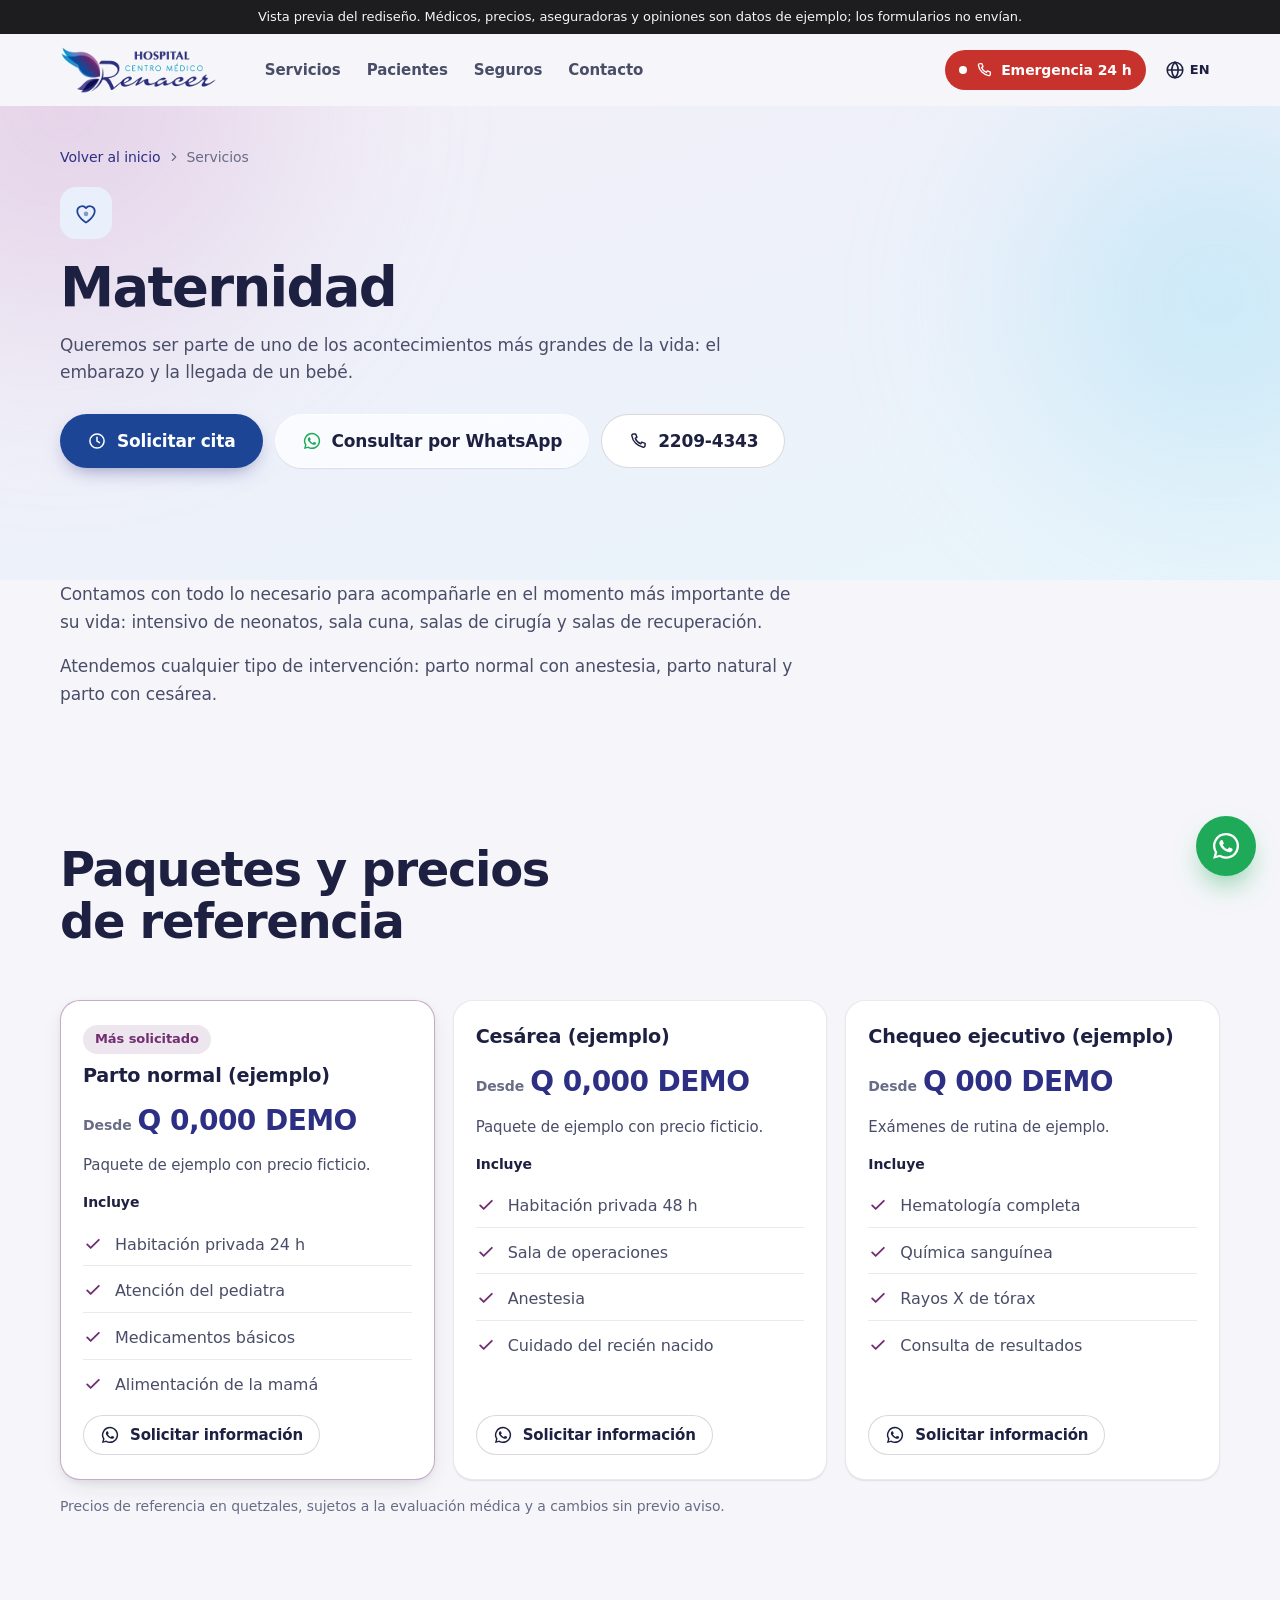
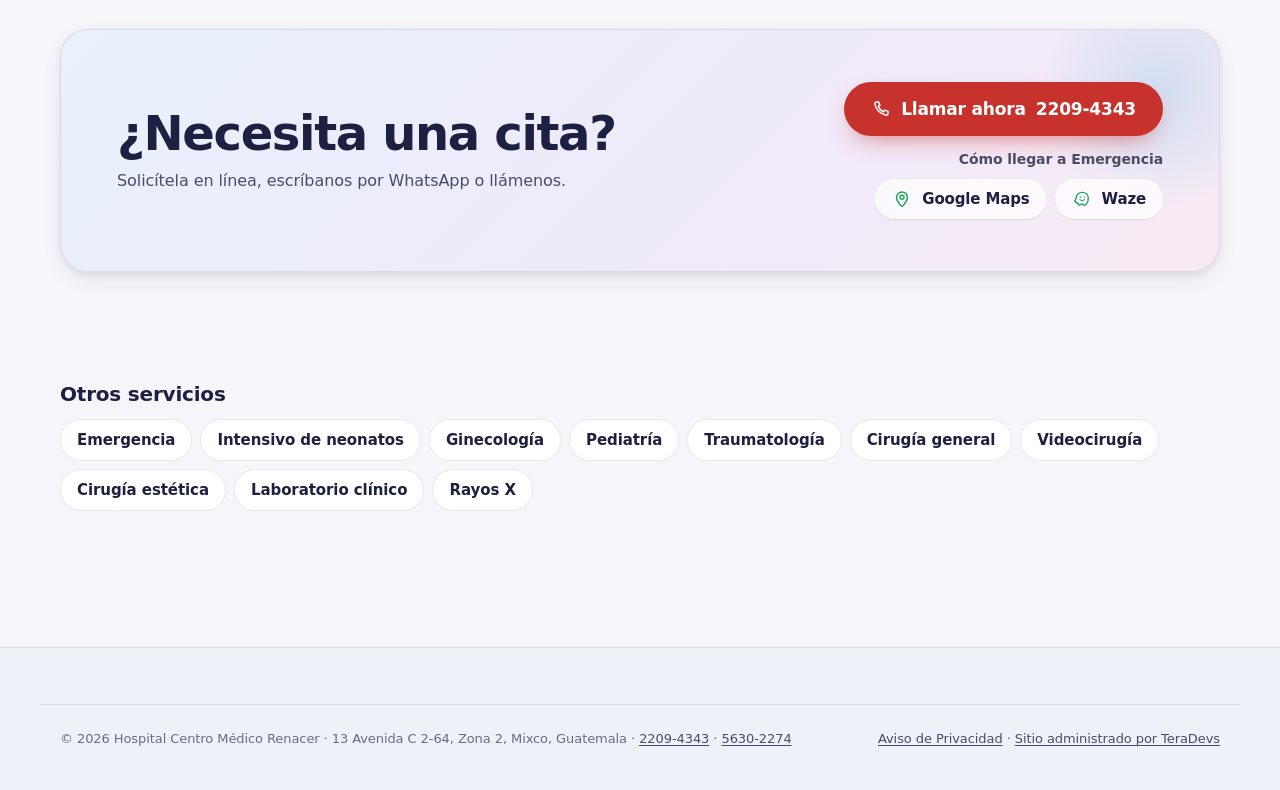
<file: servicio-maternidad.html>
<!DOCTYPE html>
<html lang="es-GT" data-wa="50256302274">
<head>
<meta charset="UTF-8">
<title id="pageTitle">Maternidad · Hospital Centro Médico Renacer</title>
<meta name="description" content="Queremos ser parte de uno de los acontecimientos más grandes de la vida: el embarazo y la llegada de un bebé.">
<meta name="viewport" content="width=device-width, initial-scale=1, viewport-fit=cover">
<meta name="robots" content="noindex, nofollow">
<meta name="theme-color" content="#f7f7fb">
<meta name="color-scheme" content="light">
<link rel="canonical" href="https://cgonzalez2064.github.io/renacer-vista-previa/servicio-maternidad.html">
<meta property="og:type" content="website">
<meta property="og:locale" content="es_GT">
<meta property="og:site_name" content="Hospital Centro Médico Renacer">
<meta property="og:title" content="Maternidad · Hospital Centro Médico Renacer">
<meta property="og:description" content="Queremos ser parte de uno de los acontecimientos más grandes de la vida: el embarazo y la llegada de un bebé.">
<meta property="og:url" content="https://cgonzalez2064.github.io/renacer-vista-previa/servicio-maternidad.html">
<meta property="og:image" content="https://cgonzalez2064.github.io/renacer-vista-previa/assets/og-image.png">
<meta name="twitter:card" content="summary_large_image">
<link rel="icon" href="assets/favicon.svg" type="image/svg+xml">
<link rel="icon" href="assets/favicon-32.png" sizes="32x32" type="image/png">
<link rel="apple-touch-icon" href="assets/apple-touch-icon.png">
<link rel="manifest" href="site.webmanifest">
<script src="assets/a11y-boot.js?v=13"></script>
<link rel="stylesheet" href="assets/main.css?v=13">
<script type="application/ld+json">{"@context":"https://schema.org","@type":"MedicalWebPage","url":"https://cgonzalez2064.github.io/renacer-vista-previa/servicio-maternidad.html","name":"Maternidad | Hospital Centro Médico Renacer","description":"Queremos ser parte de uno de los acontecimientos más grandes de la vida: el embarazo y la llegada de un bebé.","inLanguage":"es-GT","about":{"@type":"MedicalProcedure","name":"Maternidad","description":"Queremos ser parte de uno de los acontecimientos más grandes de la vida: el embarazo y la llegada de un bebé."},"publisher":{"@id":"https://cgonzalez2064.github.io/renacer-vista-previa/#hospital"},"breadcrumb":{"@type":"BreadcrumbList","itemListElement":[{"@type":"ListItem","position":1,"name":"Inicio","item":"https://cgonzalez2064.github.io/renacer-vista-previa/"},{"@type":"ListItem","position":2,"name":"Maternidad","item":"https://cgonzalez2064.github.io/renacer-vista-previa/servicio-maternidad.html"}]}}</script>
</head>
<body class="service-page" data-page="service"><div role="note" style="position:relative;z-index:9999;background:#1d1d1f;color:#f5f5f7;font:13px/1.4 -apple-system,BlinkMacSystemFont,system-ui,sans-serif;text-align:center;padding:8px 16px">Vista previa del rediseño. Médicos, precios, aseguradoras y opiniones son datos de ejemplo; los formularios no envían.</div>
<a class="skip-link" href="#main" data-i18n="skip">Saltar al contenido</a>

<svg class="sprite" aria-hidden="true" focusable="false" xmlns="http://www.w3.org/2000/svg">
  <symbol id="i-phone" viewBox="0 0 24 24"><path d="M6.6 3.5h2.6l1.5 4-2 1.3a11 11 0 0 0 6.5 6.5l1.3-2 4 1.5v2.6a2 2 0 0 1-2.2 2A16.5 16.5 0 0 1 4.6 5.7a2 2 0 0 1 2-2.2z" fill="none" stroke="currentColor" stroke-width="1.8" stroke-linejoin="round"/></symbol>
  <symbol id="i-wa" viewBox="0 0 24 24"><path fill="currentColor" d="M12 2.2A9.7 9.7 0 0 0 3.6 16.8L2.3 21.6l4.9-1.3A9.7 9.7 0 1 0 12 2.2zm0 17.7a8 8 0 0 1-4.1-1.1l-.3-.2-2.9.8.8-2.8-.2-.3A8 8 0 1 1 12 19.9zm4.4-6c-.2-.1-1.4-.7-1.7-.8-.2-.1-.4-.1-.5.1l-.8 1c-.1.2-.3.2-.5.1a6.6 6.6 0 0 1-3.3-2.9c-.2-.4.2-.4.7-1.3.1-.2 0-.3 0-.4l-.8-1.8c-.2-.5-.4-.4-.5-.4h-.5a.9.9 0 0 0-.6.3 2.7 2.7 0 0 0-.9 2c0 1.2.9 2.4 1 2.5.1.2 1.7 2.6 4.2 3.7 1.6.7 2.2.7 3 .6.5-.1 1.4-.6 1.6-1.2.2-.6.2-1.1.1-1.2l-.5-.3z"/></symbol>
  <symbol id="i-pin" viewBox="0 0 24 24"><path d="M12 21s-6.5-5.6-6.5-11a6.5 6.5 0 0 1 13 0c0 5.4-6.5 11-6.5 11z" fill="none" stroke="currentColor" stroke-width="1.8" stroke-linejoin="round"/><circle cx="12" cy="10" r="2.4" fill="none" stroke="currentColor" stroke-width="1.8"/></symbol>
  <symbol id="i-mail" viewBox="0 0 24 24"><rect x="3" y="5" width="18" height="14" rx="3" fill="none" stroke="currentColor" stroke-width="1.8"/><path d="m4 7 8 6 8-6" fill="none" stroke="currentColor" stroke-width="1.8" stroke-linejoin="round"/></symbol>
  <symbol id="i-clock" viewBox="0 0 24 24"><circle cx="12" cy="12" r="8.5" fill="none" stroke="currentColor" stroke-width="1.8"/><path d="M12 7.5V12l3 2" fill="none" stroke="currentColor" stroke-width="1.8" stroke-linecap="round"/></symbol>
  <symbol id="i-check" viewBox="0 0 24 24"><path d="m5 12.5 4.2 4.2L19 7" fill="none" stroke="currentColor" stroke-width="2.2" stroke-linecap="round" stroke-linejoin="round"/></symbol>
  <symbol id="i-arrow" viewBox="0 0 24 24"><path d="M5 12h13m-5-5 5 5-5 5" fill="none" stroke="currentColor" stroke-width="1.9" stroke-linecap="round" stroke-linejoin="round"/></symbol>
  <symbol id="i-chev" viewBox="0 0 24 24"><path d="m9 6 6 6-6 6" fill="none" stroke="currentColor" stroke-width="2" stroke-linecap="round" stroke-linejoin="round"/></symbol>
  <symbol id="i-close" viewBox="0 0 24 24"><path d="M6 6l12 12M18 6 6 18" fill="none" stroke="currentColor" stroke-width="2" stroke-linecap="round"/></symbol>
  <symbol id="i-menu" viewBox="0 0 24 24"><path d="M4 8h16M4 16h16" fill="none" stroke="currentColor" stroke-width="2" stroke-linecap="round"/></symbol>
  <symbol id="i-a11y" viewBox="0 0 24 24"><circle cx="12" cy="4.6" r="1.9" fill="currentColor"/><path d="M4.5 8.2c2.5.8 5 1.2 7.5 1.2s5-.4 7.5-1.2M12 9.4v4.4m0 0-3 6.4m3-6.4 3 6.4" fill="none" stroke="currentColor" stroke-width="1.9" stroke-linecap="round" stroke-linejoin="round"/></symbol>
  <symbol id="i-globe" viewBox="0 0 24 24"><circle cx="12" cy="12" r="8.5" fill="none" stroke="currentColor" stroke-width="1.7"/><path d="M3.5 12h17M12 3.5c2.4 2.4 3.5 5.2 3.5 8.5s-1.1 6.1-3.5 8.5c-2.4-2.4-3.5-5.2-3.5-8.5S9.6 5.9 12 3.5z" fill="none" stroke="currentColor" stroke-width="1.7"/></symbol>
  <symbol id="i-up" viewBox="0 0 24 24"><path d="m6 14 6-6 6 6" fill="none" stroke="currentColor" stroke-width="2" stroke-linecap="round" stroke-linejoin="round"/></symbol>
  <symbol id="i-download" viewBox="0 0 24 24"><path d="M12 4v11m-4.5-4.5L12 15l4.5-4.5M5 19.5h14" fill="none" stroke="currentColor" stroke-width="1.9" stroke-linecap="round" stroke-linejoin="round"/></symbol>
  <symbol id="i-shield" viewBox="0 0 24 24"><path d="M12 3 5 6v5.5c0 4.3 3 8 7 9.5 4-1.5 7-5.2 7-9.5V6z" fill="none" stroke="currentColor" stroke-width="1.8" stroke-linejoin="round"/><path d="m9 12 2.2 2.2L15.5 10" fill="none" stroke="currentColor" stroke-width="1.8" stroke-linecap="round" stroke-linejoin="round"/></symbol>
  <symbol id="i-fb" viewBox="0 0 24 24"><path fill="currentColor" d="M13.5 21v-7.6h2.6l.4-3h-3V8.5c0-.9.2-1.5 1.5-1.5h1.6V4.3a21 21 0 0 0-2.3-.1c-2.3 0-3.9 1.4-3.9 4v2.2H7.8v3h2.6V21z"/></symbol>
  <symbol id="i-ig" viewBox="0 0 24 24"><rect x="3.5" y="3.5" width="17" height="17" rx="5" fill="none" stroke="currentColor" stroke-width="1.8"/><circle cx="12" cy="12" r="4" fill="none" stroke="currentColor" stroke-width="1.8"/><circle cx="17.2" cy="6.8" r="1.1" fill="currentColor"/></symbol>
  <!-- Service icons -->
  <symbol id="s-1" viewBox="0 0 32 32"><path d="M16 5v22M5 16h22" fill="none" stroke="currentColor" stroke-width="3.2" stroke-linecap="round"/><circle cx="16" cy="16" r="13" fill="none" stroke="currentColor" stroke-width="1.6" opacity=".35"/></symbol>
  <symbol id="s-2" viewBox="0 0 32 32"><path d="M16 27s-10-6.2-10-13.2A5.6 5.6 0 0 1 16 10.4a5.6 5.6 0 0 1 10 3.4C26 20.8 16 27 16 27z" fill="none" stroke="currentColor" stroke-width="2" stroke-linejoin="round"/><circle cx="16" cy="17" r="2.6" fill="currentColor" opacity=".5"/></symbol>
  <symbol id="s-3" viewBox="0 0 32 32"><rect x="5" y="12" width="22" height="12" rx="6" fill="none" stroke="currentColor" stroke-width="2"/><circle cx="12" cy="18" r="2.4" fill="currentColor" opacity=".6"/><path d="M9 12c0-3.9 3.1-6 7-6s7 2.1 7 6M8 27h16" fill="none" stroke="currentColor" stroke-width="2" stroke-linecap="round"/></symbol>
  <symbol id="s-4" viewBox="0 0 32 32"><circle cx="16" cy="12" r="6.5" fill="none" stroke="currentColor" stroke-width="2"/><path d="M16 18.5V28m-4-4h8" fill="none" stroke="currentColor" stroke-width="2" stroke-linecap="round"/></symbol>
  <symbol id="s-5" viewBox="0 0 32 32"><circle cx="16" cy="10" r="4.5" fill="none" stroke="currentColor" stroke-width="2"/><path d="M8 27c0-5 3.6-8.5 8-8.5s8 3.5 8 8.5" fill="none" stroke="currentColor" stroke-width="2" stroke-linecap="round"/><path d="M13.8 9.6c.7.6 1.4.8 2.2.8s1.5-.2 2.2-.8" fill="none" stroke="currentColor" stroke-width="1.6" stroke-linecap="round"/></symbol>
  <symbol id="s-6" viewBox="0 0 32 32"><path d="M11 5.5a3 3 0 0 0-4.2 4.2l1.4 1.4-1.4 1.4a3 3 0 0 0 4.2 4.2L21 26.6a3 3 0 0 0 4.2-4.2L15.3 12.5l1.4-1.4a3 3 0 0 0-4.2-4.2L11 8.3z" fill="none" stroke="currentColor" stroke-width="2" stroke-linejoin="round"/></symbol>
  <symbol id="s-7" viewBox="0 0 32 32"><path d="M6 26 20.5 11.5m-2.8-2.8 5.6 5.6 3.2-3.2a4 4 0 0 0-5.6-5.6z" fill="none" stroke="currentColor" stroke-width="2" stroke-linecap="round" stroke-linejoin="round"/><path d="M5 27l2.5-.6" stroke="currentColor" stroke-width="2" stroke-linecap="round"/></symbol>
  <symbol id="s-8" viewBox="0 0 32 32"><rect x="4" y="8" width="17" height="14" rx="3.5" fill="none" stroke="currentColor" stroke-width="2"/><path d="m21 13.5 7-3.8v12.6l-7-3.8" fill="none" stroke="currentColor" stroke-width="2" stroke-linejoin="round"/><circle cx="12.5" cy="15" r="2.6" fill="currentColor" opacity=".5"/></symbol>
  <symbol id="s-9" viewBox="0 0 32 32"><path d="M16 4.5l2.9 7.1 7.6.5-5.9 4.9 1.9 7.4L16 20.3l-6.5 4.1 1.9-7.4-5.9-4.9 7.6-.5z" fill="none" stroke="currentColor" stroke-width="2" stroke-linejoin="round"/></symbol>
  <symbol id="s-10" viewBox="0 0 32 32"><path d="M12 4.5h8M13.5 4.5v8.2L6.6 24.4A2.4 2.4 0 0 0 8.7 28h14.6a2.4 2.4 0 0 0 2.1-3.6L18.5 12.7V4.5" fill="none" stroke="currentColor" stroke-width="2" stroke-linejoin="round"/><path d="M9.8 20h12.4" stroke="currentColor" stroke-width="2" opacity=".5"/></symbol>
  <symbol id="s-11" viewBox="0 0 32 32"><rect x="5" y="4" width="22" height="24" rx="4" fill="none" stroke="currentColor" stroke-width="2"/><path d="M16 8v15M11 11.5c2 .8 3.5 1 5 1s3-.2 5-1M10.5 15.5c2.2.8 3.8 1 5.5 1s3.3-.2 5.5-1M11 19.5c2 .7 3.5.9 5 .9s3-.2 5-.9" fill="none" stroke="currentColor" stroke-width="1.8" stroke-linecap="round"/></symbol>
  <!-- Facilities (amenities) icons -->
  <symbol id="m-1" viewBox="0 0 24 24"><rect x="4" y="3.5" width="16" height="17" rx="4" fill="none" stroke="currentColor" stroke-width="1.8"/><path d="M10 16.5v-9h3a2.6 2.6 0 0 1 0 5.2h-3" fill="none" stroke="currentColor" stroke-width="1.9" stroke-linecap="round" stroke-linejoin="round"/></symbol>
  <symbol id="m-2" viewBox="0 0 24 24"><path d="M4.5 17h15M6 17a6 6 0 0 1 12 0M12 8.2V6.5M10.5 6.5h3" fill="none" stroke="currentColor" stroke-width="1.8" stroke-linecap="round" stroke-linejoin="round"/></symbol>
  <symbol id="m-3" viewBox="0 0 24 24"><path d="M5 12V9a3 3 0 0 1 3-3h8a3 3 0 0 1 3 3v3M3.5 12.5a1.8 1.8 0 0 1 3.5 0V15h10v-2.5a1.8 1.8 0 0 1 3.5 0V18h-17zM6 18v2M18 18v2" fill="none" stroke="currentColor" stroke-width="1.7" stroke-linejoin="round" stroke-linecap="round"/></symbol>
  <symbol id="m-4" viewBox="0 0 24 24"><rect x="4.5" y="3.5" width="15" height="17" rx="2.5" fill="none" stroke="currentColor" stroke-width="1.8"/><path d="m9 9.5 2-2.2 2 2.2M9 14.5l2 2.2 2-2.2M16 7v10" fill="none" stroke="currentColor" stroke-width="1.7" stroke-linecap="round" stroke-linejoin="round"/></symbol>
  <symbol id="m-5" viewBox="0 0 24 24"><path d="M9 3.5h6M10 3.5v6.2L4.8 18.3A1.8 1.8 0 0 0 6.4 21h11.2a1.8 1.8 0 0 0 1.6-2.7L14 9.7V3.5M7.4 15h9.2" fill="none" stroke="currentColor" stroke-width="1.8" stroke-linejoin="round" stroke-linecap="round"/></symbol>
  <symbol id="m-6" viewBox="0 0 24 24"><rect x="4" y="3" width="16" height="18" rx="3" fill="none" stroke="currentColor" stroke-width="1.8"/><path d="M12 6.5v11M8.5 9c1.3.6 2.3.8 3.5.8s2.2-.2 3.5-.8M8 12.5c1.4.6 2.5.8 4 .8s2.6-.2 4-.8M8.5 16c1.3.5 2.3.7 3.5.7s2.2-.2 3.5-.7" fill="none" stroke="currentColor" stroke-width="1.5" stroke-linecap="round"/></symbol>
  <symbol id="m-7" viewBox="0 0 24 24"><path d="M4 11h16v3a5 5 0 0 1-5 5H9a5 5 0 0 1-5-5zM6 11V8.5a6 6 0 0 1 6-4M7.5 19l-1 2M16.5 19l1 2" fill="none" stroke="currentColor" stroke-width="1.8" stroke-linecap="round" stroke-linejoin="round"/></symbol>
  <symbol id="m-8" viewBox="0 0 24 24"><rect x="3.5" y="9" width="17" height="9" rx="4.5" fill="none" stroke="currentColor" stroke-width="1.8"/><path d="M7 9c0-3 2.2-4.5 5-4.5s5 1.5 5 4.5M6 21h12" fill="none" stroke="currentColor" stroke-width="1.8" stroke-linecap="round"/><circle cx="9" cy="13.5" r="1.6" fill="currentColor"/></symbol>
  <symbol id="m-9" viewBox="0 0 24 24"><path d="M4.5 19.5 15 9m-2-2 4 4 2.4-2.4a2.8 2.8 0 0 0-4-4z" fill="none" stroke="currentColor" stroke-width="1.8" stroke-linecap="round" stroke-linejoin="round"/></symbol>
  <symbol id="m-10" viewBox="0 0 24 24"><path d="M5 9.5h12v4a5 5 0 0 1-5 5H10a5 5 0 0 1-5-5zM17 11h1a2.5 2.5 0 0 1 0 5h-1.5M8.5 3.5c-.7 1 .7 1.8 0 3M12.5 3.5c-.7 1 .7 1.8 0 3" fill="none" stroke="currentColor" stroke-width="1.8" stroke-linecap="round" stroke-linejoin="round"/></symbol>
  <symbol id="m-11" viewBox="0 0 24 24"><path d="M12 2.5v5M9.8 4.7h4.4M5.5 21v-8l6.5-5 6.5 5v8zM10 21v-3.5a2 2 0 0 1 4 0V21" fill="none" stroke="currentColor" stroke-width="1.8" stroke-linecap="round" stroke-linejoin="round"/></symbol>
  <symbol id="m-12" viewBox="0 0 24 24"><path d="M12 3 5 6v5.5c0 4.3 3 8 7 9.5 4-1.5 7-5.2 7-9.5V6z" fill="none" stroke="currentColor" stroke-width="1.8" stroke-linejoin="round"/><circle cx="12" cy="11.5" r="2.3" fill="none" stroke="currentColor" stroke-width="1.6"/></symbol>
  <symbol id="i-waze" viewBox="0 0 24 24"><path d="M19.5 10.5c0-4.1-3.4-6.5-7.2-6.5-4.2 0-7.3 3-7.3 6.8 0 1.6-.6 2.6-1.8 3.2.8 1.6 2.3 2.8 4 3.4a2 2 0 0 0 3.7.9h2.6a2 2 0 0 0 3.8-.8c1.5-1 2.2-3.3 2.2-7z" fill="none" stroke="currentColor" stroke-width="1.7" stroke-linejoin="round"/><circle cx="10" cy="9.6" r="1" fill="currentColor"/><circle cx="14.6" cy="9.6" r="1" fill="currentColor"/><path d="M9.5 12.8c1.4 1.3 4 1.3 5.4 0" fill="none" stroke="currentColor" stroke-width="1.5" stroke-linecap="round"/></symbol>
  <symbol id="i-person" viewBox="0 0 24 24"><circle cx="12" cy="8" r="3.6" fill="none" stroke="currentColor" stroke-width="1.8"/><path d="M5 20c.6-3.8 3.4-6 7-6s6.4 2.2 7 6" fill="none" stroke="currentColor" stroke-width="1.8" stroke-linecap="round"/></symbol>
  <symbol id="i-map" viewBox="0 0 24 24"><path d="m3.5 6.5 5.5-2 6 2 5.5-2v13l-5.5 2-6-2-5.5 2zM9 4.5v13M15 6.5v13" fill="none" stroke="currentColor" stroke-width="1.7" stroke-linejoin="round"/></symbol>
  <symbol id="a-bed" viewBox="0 0 32 32"><path d="M4 8v18M4 21h24v5M4 16h9.5v5M13.5 14.5h10a4.5 4.5 0 0 1 4.5 4.5v2" fill="none" stroke="currentColor" stroke-width="2" stroke-linecap="round" stroke-linejoin="round"/><circle cx="9" cy="12.5" r="2.6" fill="none" stroke="currentColor" stroke-width="2"/></symbol>
  <symbol id="a-cup" viewBox="0 0 32 32"><path d="M6 12h17v6a7 7 0 0 1-7 7h-3a7 7 0 0 1-7-7zM23 14h1.5a3.5 3.5 0 0 1 0 7H22M11 4.5c-1 1.5 1 2.5 0 4M16 4.5c-1 1.5 1 2.5 0 4" fill="none" stroke="currentColor" stroke-width="2" stroke-linecap="round" stroke-linejoin="round"/></symbol>
  <symbol id="a-chapel" viewBox="0 0 32 32"><path d="M16 3v7M13 6h6M7 28V17l9-7 9 7v11zM13 28v-5a3 3 0 0 1 6 0v5" fill="none" stroke="currentColor" stroke-width="2" stroke-linecap="round" stroke-linejoin="round"/></symbol>
  <symbol id="i-search" viewBox="0 0 24 24"><circle cx="11" cy="11" r="6.5" fill="none" stroke="currentColor" stroke-width="1.9"/><path d="m16 16 4.5 4.5" fill="none" stroke="currentColor" stroke-width="1.9" stroke-linecap="round"/></symbol>
  <symbol id="i-alert" viewBox="0 0 16 16"><path fill="currentColor" d="M7.938 2.016A.13.13 0 0 1 8.002 2a.13.13 0 0 1 .063.016.15.15 0 0 1 .054.057l6.857 11.667c.036.06.035.124.002.183a.2.2 0 0 1-.054.06.1.1 0 0 1-.066.017H1.146a.1.1 0 0 1-.066-.017.2.2 0 0 1-.054-.06.18.18 0 0 1 .002-.183L7.884 2.073a.15.15 0 0 1 .054-.057m1.044-.45a1.13 1.13 0 0 0-1.96 0L.165 13.233c-.457.778.091 1.767.98 1.767h13.713c.889 0 1.438-.99.98-1.767z"/><path fill="currentColor" d="M7.002 12a1 1 0 1 1 2 0 1 1 0 0 1-2 0M7.1 5.995a.905.905 0 1 1 1.8 0l-.35 3.507a.552.552 0 0 1-1.1 0z"/></symbol>
  <symbol id="i-info" viewBox="0 0 24 24"><circle cx="12" cy="12" r="8.5" fill="none" stroke="currentColor" stroke-width="1.8"/><path d="M12 11v5.5M12 7.6v.1" fill="none" stroke="currentColor" stroke-width="2" stroke-linecap="round"/></symbol>
  <symbol id="i-star" viewBox="0 0 24 24"><path fill="currentColor" d="m12 3.2 2.6 5.5 6 .8-4.4 4.1 1.1 5.9L12 16.6l-5.3 2.9 1.1-5.9-4.4-4.1 6-.8z"/></symbol>
</svg>

<header class="site-header" id="siteHeader">
  <div class="container header-inner">
    <a class="brand" href="./" data-i18n-attr="aria-label:brand.aria" aria-label="Hospital Centro Médico Renacer, ir al inicio">
      <picture class="brand-logo"><img src="assets/img/brand/logo.webp" width="392" height="120" alt="Hospital Centro Médico Renacer"></picture>
    </a>
    <nav class="nav-desktop" aria-label="Principal">
      <a href="./#servicios" data-i18n="nav.services">Servicios</a>
      <a href="./#pacientes" data-i18n="nav.patients">Pacientes</a>
      <a href="./#seguros" data-i18n="nav.insurance">Seguros</a>
      <a href="./#contacto" data-i18n="nav.contact">Contacto</a>
    </nav>
    <div class="header-actions">
      <a class="pill pill-emergency" href="tel:+50222094343" data-i18n-attr="aria-label:hero.cta1" aria-label="Llamar a emergencia"><span class="pulse" aria-hidden="true"></span><svg aria-hidden="true"><use href="#i-phone"/></svg><span data-i18n="nav.emergency">Emergencia 24 h</span></a>
      <button type="button" class="icon-btn lang-btn" id="langToggle" data-lang-toggle data-i18n-attr="aria-label:lang.toggle_aria" aria-label="Cambiar idioma a inglés"><svg aria-hidden="true"><use href="#i-globe"/></svg><span>EN</span></button>
    </div>
  </div>
</header>

<main id="main">
  <section class="section svc-hero">
    <div class="hero-bg" aria-hidden="true"><span class="orb orb-a"></span><span class="orb orb-b"></span></div>
    <div class="container svc-hero-inner">
      <nav class="crumbs" aria-label="Ruta"><a href="./" data-i18n="svcpage.back">Volver al inicio</a> <svg aria-hidden="true"><use href="#i-chev"/></svg> <span data-i18n="nav.services">Servicios</span></nav>
      <span class="service-icon svc-icon" aria-hidden="true"><svg><use href="#s-2"/></svg></span>
      <h1 data-i18n="service2.title">Maternidad</h1>
      <p class="lead" data-i18n="service2.desc">Queremos ser parte de uno de los acontecimientos más grandes de la vida: el embarazo y la llegada de un bebé.</p>
      <div class="hero-ctas">
        <a class="btn btn-primary btn-lg" href="./?especialidad=service2#citas" data-appt-spec="service2"><svg aria-hidden="true"><use href="#i-clock"/></svg><span data-i18n="appt.submit">Solicitar cita</span></a>
        <a class="btn btn-glass btn-lg" data-wa="service2.title" href="https://wa.me/50256302274?text=Hola%2C%20quisiera%20informaci%C3%B3n%20sobre%20maternidad%20en%20el%20Hospital%20Centro%20M%C3%A9dico%20Renacer." target="_blank" rel="noopener noreferrer"><svg aria-hidden="true"><use href="#i-wa"/></svg><span data-i18n="services.cta">Consultar por WhatsApp</span></a>
        <a class="btn btn-ghost btn-lg" href="tel:+50222094343"><svg aria-hidden="true"><use href="#i-phone"/></svg><span class="nowrap">2209&#8209;4343</span></a>
      </div>
    </div>
  </section>

  <section class="section svc-body">
    <div class="container svc-text reveal" data-i18n-paras="service2.more">
        <p>Contamos con todo lo necesario para acompañarle en el momento más importante de su vida: intensivo de neonatos, sala cuna, salas de cirugía y salas de recuperación.</p>
        <p>Atendemos cualquier tipo de intervención: parto normal con anestesia, parto natural y parto con cesárea.</p>
    </div>
  </section>

  <section class="section packages" aria-labelledby="svcPackages">
    <div class="container">
      <div class="section-head reveal"><h2 id="svcPackages" data-i18n="pkg.title">Paquetes y precios de referencia</h2></div>
      <ul class="packages-grid">
        <li class="package-card card reveal i1 is-featured"><span class="pkg-badge" data-i18n="pkg1.badge">Más solicitado</span><h3 data-i18n="pkg1.name">Parto normal (ejemplo)</h3><p class="pkg-price"><span class="pkg-from" data-i18n="pkg.from">Desde</span> <strong>Q 0,000 DEMO</strong></p><p class="pkg-desc" data-i18n="pkg1.desc">Paquete de ejemplo con precio ficticio.</p><p class="pkg-inc-title" data-i18n="pkg.includes">Incluye</p><ul class="check-list compact" data-split-i18n="pkg1.includes"><li><svg aria-hidden="true"><use href="#i-check"/></svg><span>Habitación privada 24 h</span></li><li><svg aria-hidden="true"><use href="#i-check"/></svg><span>Atención del pediatra</span></li><li><svg aria-hidden="true"><use href="#i-check"/></svg><span>Medicamentos básicos</span></li><li><svg aria-hidden="true"><use href="#i-check"/></svg><span>Alimentación de la mamá</span></li></ul><a class="btn btn-ghost btn-small pkg-cta" href="https://wa.me/50256302274?text=Hola%2C%20quisiera%20informaci%C3%B3n%20sobre%20el%20paquete%20%C2%ABParto%20normal%20%28ejemplo%29%C2%BB%20del%20Hospital%20Centro%20M%C3%A9dico%20Renacer." target="_blank" rel="noopener noreferrer"><svg aria-hidden="true"><use href="#i-wa"/></svg><span data-i18n="pkg.cta">Solicitar información</span></a></li>
        <li class="package-card card reveal i2"><h3 data-i18n="pkg2.name">Cesárea (ejemplo)</h3><p class="pkg-price"><span class="pkg-from" data-i18n="pkg.from">Desde</span> <strong>Q 0,000 DEMO</strong></p><p class="pkg-desc" data-i18n="pkg2.desc">Paquete de ejemplo con precio ficticio.</p><p class="pkg-inc-title" data-i18n="pkg.includes">Incluye</p><ul class="check-list compact" data-split-i18n="pkg2.includes"><li><svg aria-hidden="true"><use href="#i-check"/></svg><span>Habitación privada 48 h</span></li><li><svg aria-hidden="true"><use href="#i-check"/></svg><span>Sala de operaciones</span></li><li><svg aria-hidden="true"><use href="#i-check"/></svg><span>Anestesia</span></li><li><svg aria-hidden="true"><use href="#i-check"/></svg><span>Cuidado del recién nacido</span></li></ul><a class="btn btn-ghost btn-small pkg-cta" href="https://wa.me/50256302274?text=Hola%2C%20quisiera%20informaci%C3%B3n%20sobre%20el%20paquete%20%C2%ABCes%C3%A1rea%20%28ejemplo%29%C2%BB%20del%20Hospital%20Centro%20M%C3%A9dico%20Renacer." target="_blank" rel="noopener noreferrer"><svg aria-hidden="true"><use href="#i-wa"/></svg><span data-i18n="pkg.cta">Solicitar información</span></a></li>
        <li class="package-card card reveal i3"><h3 data-i18n="pkg3.name">Chequeo ejecutivo (ejemplo)</h3><p class="pkg-price"><span class="pkg-from" data-i18n="pkg.from">Desde</span> <strong>Q 000 DEMO</strong></p><p class="pkg-desc" data-i18n="pkg3.desc">Exámenes de rutina de ejemplo.</p><p class="pkg-inc-title" data-i18n="pkg.includes">Incluye</p><ul class="check-list compact" data-split-i18n="pkg3.includes"><li><svg aria-hidden="true"><use href="#i-check"/></svg><span>Hematología completa</span></li><li><svg aria-hidden="true"><use href="#i-check"/></svg><span>Química sanguínea</span></li><li><svg aria-hidden="true"><use href="#i-check"/></svg><span>Rayos X de tórax</span></li><li><svg aria-hidden="true"><use href="#i-check"/></svg><span>Consulta de resultados</span></li></ul><a class="btn btn-ghost btn-small pkg-cta" href="https://wa.me/50256302274?text=Hola%2C%20quisiera%20informaci%C3%B3n%20sobre%20el%20paquete%20%C2%ABChequeo%20ejecutivo%20%28ejemplo%29%C2%BB%20del%20Hospital%20Centro%20M%C3%A9dico%20Renacer." target="_blank" rel="noopener noreferrer"><svg aria-hidden="true"><use href="#i-wa"/></svg><span data-i18n="pkg.cta">Solicitar información</span></a></li>
      </ul>
      <p class="muted small" data-i18n="pkg.note">Precios de referencia en quetzales, sujetos a la evaluación médica y a cambios sin previo aviso.</p>
    </div>
  </section>

  <section class="section cta-band" aria-labelledby="svcCta">
    <div class="container">
      <div class="cta-inner reveal">
        <div>
          <h2 id="svcCta" data-i18n="svcpage.request_title">¿Necesita una cita?</h2>
          <p data-i18n="svcpage.request_desc">Solicítela en línea, escríbanos por WhatsApp o llámenos.</p>
        </div>
        <div class="cta-actions">
          <a class="btn btn-emergency btn-lg" href="tel:+50222094343"><svg aria-hidden="true"><use href="#i-phone"/></svg><span data-i18n="ctabanner.cta">Llamar ahora</span> <span class="nowrap">2209&#8209;4343</span></a>
          <p class="cta-directions"><span class="cta-dir-label" data-i18n="ctabanner.directions">Cómo llegar a Emergencia</span> <a class="btn btn-glass btn-small" href="https://www.google.com/maps/search/?api=1&query=Hospital+Centro+M%C3%A9dico+Renacer+13+Avenida+C+2-64+Zona+2+Mixco" target="_blank" rel="noopener noreferrer"><svg aria-hidden="true"><use href="#i-pin"/></svg><span>Google Maps</span></a> <a class="btn btn-glass btn-small" href="https://waze.com/ul?q=13%20Avenida%20C%202-64%20Zona%202%20Mixco%20Guatemala&navigate=yes" target="_blank" rel="noopener noreferrer"><svg aria-hidden="true"><use href="#i-waze"/></svg><span>Waze</span></a></p>
        </div>
      </div>
    </div>
  </section>

  <section class="section svc-other" aria-labelledby="svcOther">
    <div class="container">
      <h2 id="svcOther" class="h3-like" data-i18n="svcpage.more_services">Otros servicios</h2>
      <ul class="svc-other-list">
          <li><a href="servicio-emergencia.html" data-i18n="service1.title">Emergencia</a></li>
          <li><a href="servicio-neonatos.html" data-i18n="service3.title">Intensivo de neonatos</a></li>
          <li><a href="servicio-ginecologia.html" data-i18n="service4.title">Ginecología</a></li>
          <li><a href="servicio-pediatria.html" data-i18n="service5.title">Pediatría</a></li>
          <li><a href="servicio-traumatologia.html" data-i18n="service6.title">Traumatología</a></li>
          <li><a href="servicio-cirugia-general.html" data-i18n="service7.title">Cirugía general</a></li>
          <li><a href="servicio-videocirugia.html" data-i18n="service8.title">Videocirugía</a></li>
          <li><a href="servicio-cirugia-estetica.html" data-i18n="service9.title">Cirugía estética</a></li>
          <li><a href="servicio-laboratorio-clinico.html" data-i18n="service10.title">Laboratorio clínico</a></li>
          <li><a href="servicio-rayos-x.html" data-i18n="service11.title">Rayos X</a></li>
      </ul>
    </div>
  </section>
</main>

<footer class="site-footer">
  <div class="container footer-bottom">
    <p>© <span id="year">2026</span> Hospital Centro Médico Renacer · 13 Avenida C 2-64, Zona 2, Mixco, Guatemala · <a href="tel:+50222094343">2209&#8209;4343</a> · <a href="tel:+50256302274">5630&#8209;2274</a></p>
    <p><a href="privacy-notice.html" data-i18n="footer.privacy_link">Aviso de Privacidad</a> · <a href="https://www.teradevsgt.com/" target="_blank" rel="noopener noreferrer" data-i18n="footer.made_by">Sitio administrado por TeraDevs</a></p>
  </div>
</footer>

<nav class="action-bar" data-i18n-attr="aria-label:actions.aria" aria-label="Acciones rápidas">
  <a href="tel:+50222094343" class="ab-call"><svg aria-hidden="true"><use href="#i-phone"/></svg><span data-i18n="actions.emergency">Emergencia</span></a>
  <a href="https://wa.me/50256302274?text=Hola%2C%20quisiera%20informaci%C3%B3n%20sobre%20los%20servicios%20del%20Hospital%20Centro%20M%C3%A9dico%20Renacer." data-wa="" target="_blank" rel="noopener noreferrer" class="ab-wa"><svg aria-hidden="true"><use href="#i-wa"/></svg><span data-i18n="actions.whatsapp">WhatsApp</span></a>
  <a href="https://www.google.com/maps/search/?api=1&query=Hospital+Centro+M%C3%A9dico+Renacer+13+Avenida+C+2-64+Zona+2+Mixco" target="_blank" rel="noopener noreferrer"><svg aria-hidden="true"><use href="#i-pin"/></svg><span data-i18n="actions.directions">Cómo llegar</span></a>
</nav>
<a class="wa-fab" id="whatsappFab" data-wa="" href="https://wa.me/50256302274?text=Hola%2C%20quisiera%20informaci%C3%B3n%20sobre%20los%20servicios%20del%20Hospital%20Centro%20M%C3%A9dico%20Renacer." target="_blank" rel="noopener noreferrer" data-i18n-attr="aria-label:whatsapp.aria" aria-label="Escríbanos por WhatsApp (se abre en una pestaña nueva)"><svg aria-hidden="true"><use href="#i-wa"/></svg></a>
<button type="button" class="back-to-top" id="backToTop" data-i18n-attr="aria-label:backtotop.aria" aria-label="Volver arriba"><svg aria-hidden="true"><use href="#i-up"/></svg></button>

<script type="application/json" id="siteContent">{"v":1,"i18n":{"es":{"media.service1.alt":"Médico tomando la presión a una paciente en su cama","media.service2.alt":"Familia visitando a una mamá en una habitación de maternidad","media.service3.alt":"Pie de un recién nacido con sensor de monitoreo en el intensivo","media.service4.alt":"Paciente conversando con su ginecólogo en la clínica","media.service5.alt":"Niño en su cama mientras le toman la presión","media.service6.alt":"Especialista revisando la rodilla de un paciente","media.service7.alt":"Equipo de cirujanos operando en quirófano","media.service8.alt":"Cirujano usando el microscopio quirúrgico","media.service9.alt":"Rostro de paciente marcado para un procedimiento estético","media.service10.alt":"Químico biólogo trabajando con el microscopio del laboratorio","media.proj1.card.alt":"Habitación suite con sala para las visitas","media.proj2.card.alt":"Incubadora con fototerapia de luz azul","media.proj3.card.alt":"Equipo quirúrgico durante una operación","media.proj4.card.alt":"Sala de espera junto a la sala cuna","media.proj5.card.alt":"Cafetería del tercer nivel","media.proj6.card.alt":"Capilla del hospital","media.about.alt":"Equipo de médicos, enfermeras y personal del hospital","media.hero1.alt":"Familia visitando a una mamá y su recién nacido en la habitación","media.hero2.alt":"Enfermera acompañando a una paciente","media.hero3.alt":"Incubadora con fototerapia en el intensivo de recién nacidos","media.maternity.alt":"Mamá cargando a su bebé recién nacido en la habitación","notice.text":"AVISO DE PRUEBA: el 24 y 31 de diciembre la consulta externa atiende de 7:00 a 12:00. Emergencia sigue 24 horas.","doctor1.specialty":"Ginecología y obstetricia","doctor1.hours":"Lun a vie, 8:00–12:00","doctor1.bio":"Médica de ejemplo: control prenatal y parto humanizado.","doctor2.specialty":"Pediatría","doctor2.hours":"Lun a sáb, 14:00–18:00","doctor2.bio":"Médico de ejemplo: control de niño sano y vacunas.","doctor3.specialty":"Cirugía general","doctor3.hours":"Mar y jue, 9:00–13:00","doctor3.bio":"Cirujana de ejemplo: vesícula, hernias y apendicitis.","doctor4.specialty":"Traumatología y ortopedia","doctor4.hours":"Lun, mié y vie, 15:00–19:00","doctor4.bio":"Médico de ejemplo: fracturas, rodilla y columna.","doctor5.specialty":"Medicina de emergencia","doctor5.hours":"Turnos de 24 horas","doctor5.bio":"Médica de ejemplo del equipo de emergencia.","doctor6.specialty":"Ginecología","doctor6.hours":"Sáb, 8:00–12:00","doctor6.bio":"Médico de ejemplo: ultrasonido y colposcopia.","appt.title":"Solicite su cita en línea","pkg1.name":"Parto normal (ejemplo)","pkg1.badge":"Más solicitado","pkg1.desc":"Paquete de ejemplo con precio ficticio.","pkg1.includes":"Habitación privada 24 h; Atención del pediatra; Medicamentos básicos; Alimentación de la mamá","pkg2.name":"Cesárea (ejemplo)","pkg2.desc":"Paquete de ejemplo con precio ficticio.","pkg2.includes":"Habitación privada 48 h; Sala de operaciones; Anestesia; Cuidado del recién nacido","pkg3.name":"Chequeo ejecutivo (ejemplo)","pkg3.desc":"Exámenes de rutina de ejemplo.","pkg3.includes":"Hematología completa; Química sanguínea; Rayos X de tórax; Consulta de resultados","comp.title":"Qué puede traer el acompañante (ejemplo)","comp1":"Una muda de ropa y artículos de higiene personal.","comp2":"Un suéter o manta ligera: las habitaciones son frescas.","comp3":"Cargador de teléfono. No se permiten alimentos para el paciente sin autorización.","exam1.name":"Hematología completa (ejemplo)","exam1.prep":"No requiere ayuno.","exam1.time":"el mismo día","exam2.name":"Glucosa en ayunas (ejemplo)","exam2.prep":"Ayuno de 8 a 12 horas. Puede tomar agua pura.","exam2.time":"2 horas","exam3.name":"Perfil de lípidos (ejemplo)","exam3.prep":"Ayuno de 12 horas y sin alcohol 24 horas antes.","exam3.time":"24 horas","exam4.name":"Orina completa (ejemplo)","exam4.prep":"Primera orina de la mañana en frasco estéril.","exam4.time":"el mismo día","exam5.name":"Rayos X de tórax (ejemplo)","exam5.prep":"Retire objetos metálicos. Avise si puede estar embarazada.","exam5.time":"1 hora","inshow.title":"Cómo usar su seguro (ejemplo)","inshow1":"Presente su carné del seguro y su DPI en admisión.","inshow2":"Admisión solicita la carta de garantía o preautorización a su aseguradora.","inshow3":"Usted cubre solo el deducible y el coaseguro de su póliza.","insck.title":"Verifique su cobertura antes de venir","review1.text":"Opinión de ejemplo: la atención en emergencia fue rápida y muy humana.","review1.when":"hace 2 semanas","review2.text":"Opinión de ejemplo: mi parto fue tranquilo y las enfermeras siempre estuvieron pendientes.","review2.when":"hace 1 mes","review3.text":"Opinión de ejemplo: instalaciones limpias; la espera en laboratorio fue un poco larga.","review3.when":"hace 3 meses"},"en":{"media.service1.alt":"Doctor taking a patient’s blood pressure at her bedside","media.service2.alt":"Family visiting a new mother in a maternity room","media.service3.alt":"Newborn’s foot with a monitoring sensor in the NICU","media.service4.alt":"Patient talking with her gynaecologist in the clinic","media.service5.alt":"Child in bed having his blood pressure taken","media.service6.alt":"Specialist examining a patient’s knee","media.service7.alt":"Surgical team operating in the theatre","media.service8.alt":"Surgeon using the surgical microscope","media.service9.alt":"Patient’s face marked for a cosmetic procedure","media.service10.alt":"Lab scientist working at the laboratory microscope","media.proj1.card.alt":"Suite room with a sitting area for visitors","media.proj2.card.alt":"Incubator with blue-light phototherapy","media.proj3.card.alt":"Surgical team during an operation","media.proj4.card.alt":"Waiting room next to the nursery","media.proj5.card.alt":"Third-floor cafeteria","media.proj6.card.alt":"Hospital chapel","media.about.alt":"The hospital’s team of doctors, nurses and staff","media.hero1.alt":"Family visiting a new mother and her baby in the room","media.hero2.alt":"Nurse caring for a patient","media.hero3.alt":"Incubator with phototherapy in the newborn intensive care unit","media.maternity.alt":"Mother holding her newborn baby in the room","notice.text":"TEST NOTICE: on December 24 and 31 outpatient clinics open 7:00–12:00. The ER stays open 24 hours.","doctor1.specialty":"Gynaecology and obstetrics","doctor1.hours":"Mon–Fri, 8:00–12:00","doctor1.bio":"Sample doctor: prenatal care and humanised birth.","doctor2.specialty":"Paediatrics","doctor2.hours":"Mon–Sat, 14:00–18:00","doctor2.bio":"Sample doctor: well-child checkups and vaccines.","doctor3.specialty":"General surgery","doctor3.hours":"Tue \u0026 Thu, 9:00–13:00","doctor3.bio":"Sample surgeon: gallbladder, hernia and appendix.","doctor4.specialty":"Traumatology and orthopaedics","doctor4.hours":"Mon, Wed \u0026 Fri, 15:00–19:00","doctor4.bio":"Sample doctor: fractures, knee and spine.","doctor5.specialty":"Emergency medicine","doctor5.hours":"24-hour shifts","doctor5.bio":"Sample doctor on the emergency team.","doctor6.specialty":"Gynaecology","doctor6.hours":"Sat, 8:00–12:00","doctor6.bio":"Sample doctor: ultrasound and colposcopy.","appt.title":"Request your appointment online","pkg1.name":"Normal delivery (example)","pkg1.badge":"Most requested","pkg1.desc":"Sample package with a made-up price.","pkg1.includes":"Private room 24 h; Paediatrician care; Basic medication; Meals for mom","pkg2.name":"C-section (example)","pkg2.desc":"Sample package with a made-up price.","pkg2.includes":"Private room 48 h; Operating room; Anaesthesia; Newborn care","pkg3.name":"Executive checkup (example)","pkg3.desc":"Sample routine tests.","pkg3.includes":"Complete blood count; Blood chemistry; Chest X-ray; Results consultation","comp.title":"What companions may bring (example)","comp1":"A change of clothes and toiletries.","comp2":"A sweater or light blanket: rooms are cool.","comp3":"A phone charger. No food for the patient without authorisation.","exam1.name":"Complete blood count (example)","exam1.prep":"No fasting needed.","exam1.time":"same day","exam2.name":"Fasting glucose (example)","exam2.prep":"Fast 8 to 12 hours. You may drink plain water.","exam2.time":"2 hours","exam3.name":"Lipid panel (example)","exam3.prep":"12-hour fast and no alcohol for 24 hours before.","exam3.time":"24 hours","exam4.name":"Urinalysis (example)","exam4.prep":"First morning urine in a sterile cup.","exam4.time":"same day","exam5.name":"Chest X-ray (example)","exam5.prep":"Remove metal objects. Tell us if you may be pregnant.","exam5.time":"1 hour","inshow.title":"How to use your insurance (example)","inshow1":"Show your insurance card and ID at admissions.","inshow2":"Admissions requests the guarantee letter or pre-authorisation from your insurer.","inshow3":"You only pay your policy deductible and co-insurance.","insck.title":"Check your coverage before you come","review1.text":"Sample review: the ER care was fast and very kind.","review1.when":"2 weeks ago","review2.text":"Sample review: my delivery was calm and the nurses were always attentive.","review2.when":"1 month ago","review3.text":"Sample review: clean facilities; the wait at the lab was a bit long.","review3.when":"3 months ago"}},"images":{"assets/img/site/hab-suite.webp":{"alt":{"es":"Habitación suite con sala para las visitas","en":"Suite room with a sitting area for visitors"},"srcset":"assets/img/site/hab-suite.webp 740w"},"assets/img/site/hab-privada-1.webp":{"alt":{"es":"Habitación privada con sofá para acompañante","en":"Private room with a sofa for a companion"},"srcset":"assets/img/site/hab-privada-1.webp 740w"},"assets/img/site/hab-privada-2.webp":{"alt":{"es":"Familia visitando a una paciente en su habitación","en":"Family visiting a patient in her room"},"srcset":"assets/img/site/hab-privada-2.webp 740w"},"assets/img/site/hab-privada-3.webp":{"alt":{"es":"Habitación privada con baño propio","en":"Private room with its own bathroom"},"srcset":"assets/img/site/hab-privada-3.webp 740w"},"assets/img/site/hab-semiprivada.webp":{"alt":{"es":"Habitación semiprivada para dos pacientes","en":"Semi-private room for two patients"},"srcset":"assets/img/site/hab-semiprivada.webp 740w"},"assets/img/site/neo-fototerapia.webp":{"alt":{"es":"Incubadora con fototerapia de luz azul","en":"Incubator with blue-light phototherapy"},"srcset":"assets/img/site/neo-fototerapia.webp 740w"},"assets/img/site/neo-salacuna.webp":{"alt":{"es":"Enfermera en la sala cuna junto a las cunas","en":"Nurse in the nursery beside the cribs"},"srcset":"assets/img/site/neo-salacuna.webp 740w"},"assets/img/site/neo-enfermera.webp":{"alt":{"es":"Enfermera de la sala cuna entre dos cunas","en":"Nursery nurse between two cribs"},"srcset":"assets/img/site/neo-enfermera.webp 740w"},"assets/img/site/neo-bebe.webp":{"alt":{"es":"Recién nacido bajo monitoreo","en":"Newborn under monitoring"},"srcset":"assets/img/site/neo-bebe.webp 740w"},"assets/img/site/qx-sala.webp":{"alt":{"es":"Equipo quirúrgico durante una operación","en":"Surgical team during an operation"},"srcset":"assets/img/site/qx-sala.webp 740w"},"assets/img/site/qx-video.webp":{"alt":{"es":"Cirujano en el microscopio quirúrgico","en":"Surgeon at the surgical microscope"},"srcset":"assets/img/site/qx-video.webp 740w"},"assets/img/site/rec-espera.webp":{"alt":{"es":"Sala de espera junto a la sala cuna","en":"Waiting room next to the nursery"},"srcset":"assets/img/site/rec-espera.webp 740w"},"assets/img/site/rec-recepcion.webp":{"alt":{"es":"Recepción del hospital","en":"Hospital reception desk"},"srcset":"assets/img/site/rec-recepcion.webp 800w"},"assets/img/site/rec-pasillo-1.webp":{"alt":{"es":"Pasillo de hospitalización","en":"Inpatient corridor"},"srcset":"assets/img/site/rec-pasillo-1.webp 740w"},"assets/img/site/rec-pasillo-2.webp":{"alt":{"es":"Pasillo amplio e iluminado","en":"Wide, bright corridor"},"srcset":"assets/img/site/rec-pasillo-2.webp 740w"},"assets/img/site/rec-pasillo-3.webp":{"alt":{"es":"Pasillo hacia las habitaciones","en":"Corridor leading to the rooms"},"srcset":"assets/img/site/rec-pasillo-3.webp 740w"},"assets/img/site/fam-cafeteria.webp":{"alt":{"es":"Cafetería del tercer nivel","en":"Third-floor cafeteria"},"srcset":"assets/img/site/fam-cafeteria.webp 720w"},"assets/img/site/fam-ninos-1.webp":{"alt":{"es":"Área de juegos para niños","en":"Children’s play area"},"srcset":"assets/img/site/fam-ninos-1.webp 740w"},"assets/img/site/fam-ninos-2.webp":{"alt":{"es":"Niños jugando en el área infantil","en":"Children playing in the play area"},"srcset":"assets/img/site/fam-ninos-2.webp 740w"},"assets/img/site/fam-ninos-3.webp":{"alt":{"es":"Rincón de juegos con casita y libros","en":"Play corner with a toy house and books"},"srcset":"assets/img/site/fam-ninos-3.webp 740w"},"assets/img/site/capilla-1.webp":{"alt":{"es":"Capilla del hospital","en":"Hospital chapel"},"srcset":"assets/img/site/capilla-1.webp 740w"},"assets/img/site/capilla-2.webp":{"alt":{"es":"Altar de la capilla","en":"Chapel altar"},"srcset":"assets/img/site/capilla-2.webp 740w"}}}</script>
<script src="assets/main.js?v=13" defer></script>
<script src="assets/stats.js?v=13" defer></script>
</body>
</html>
</file>
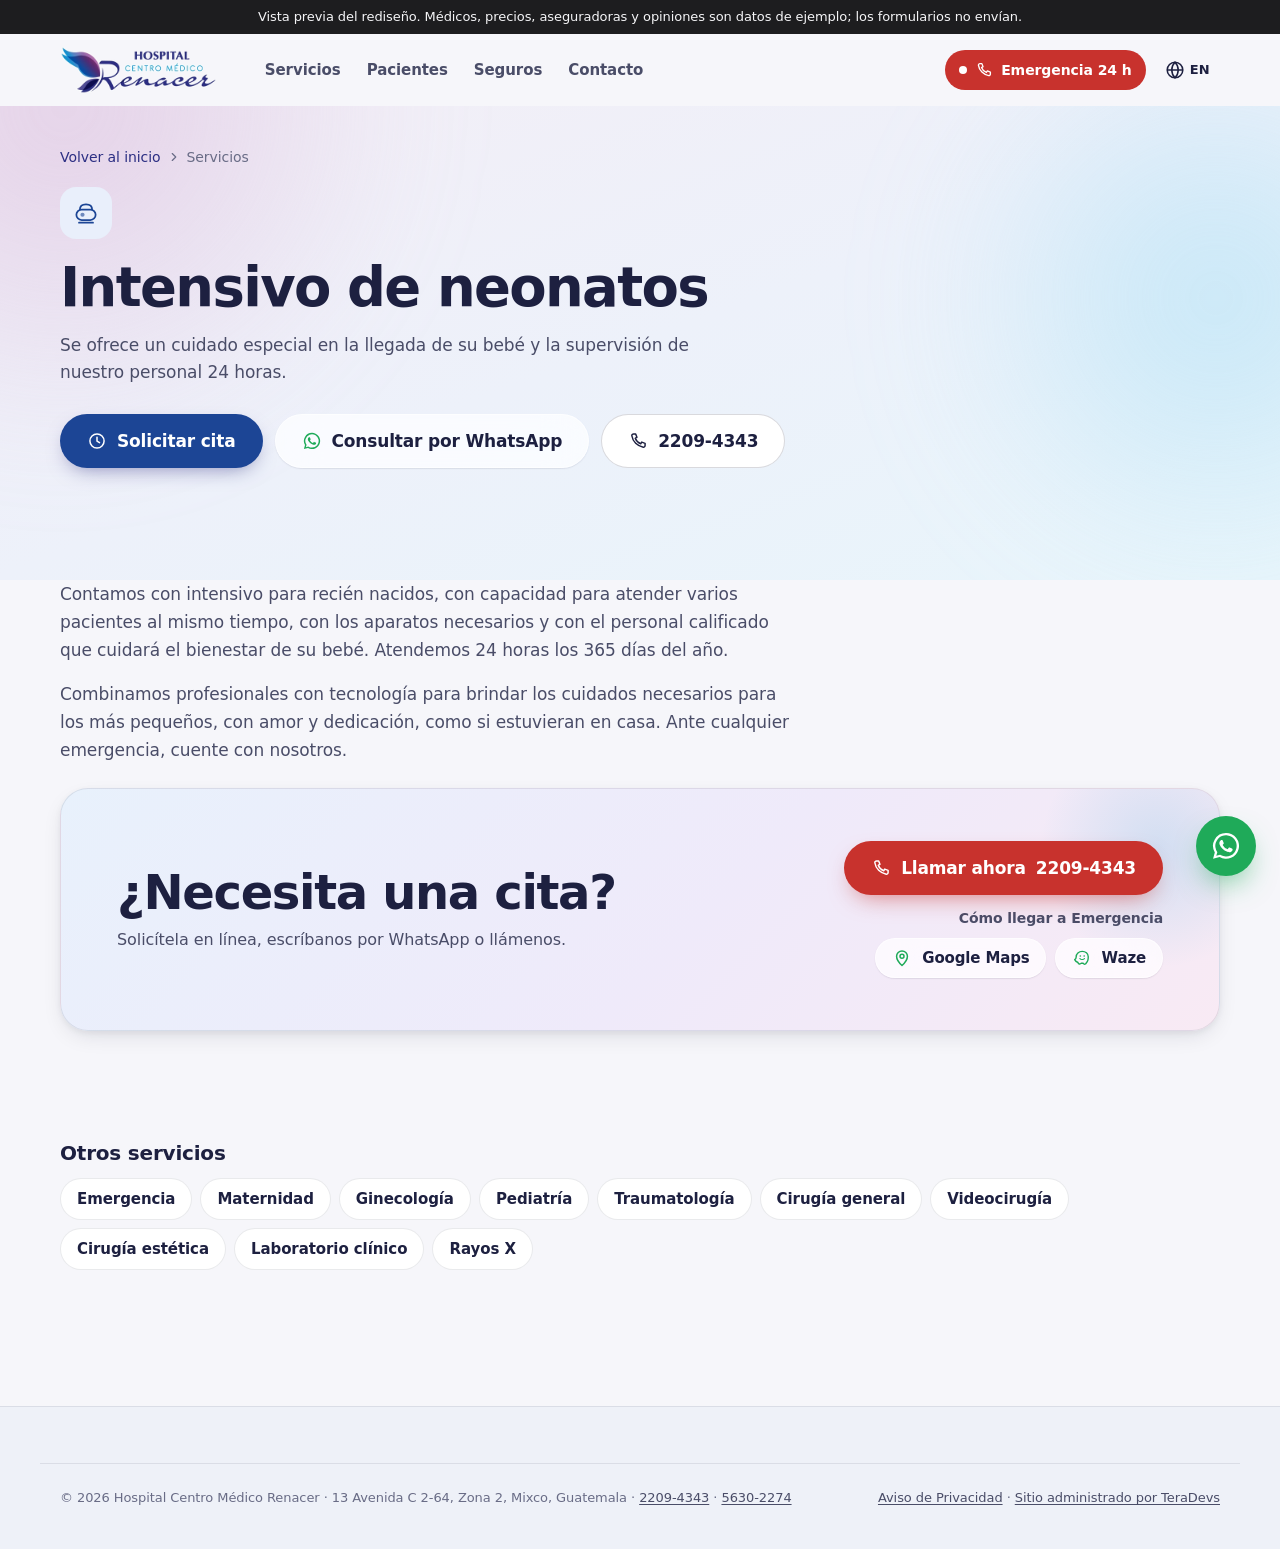
<file: servicio-neonatos.html>
<!DOCTYPE html>
<html lang="es-GT" data-wa="50256302274">
<head>
<meta charset="UTF-8">
<title id="pageTitle">Intensivo de neonatos · Hospital Centro Médico Renacer</title>
<meta name="description" content="Se ofrece un cuidado especial en la llegada de su bebé y la supervisión de nuestro personal 24 horas.">
<meta name="viewport" content="width=device-width, initial-scale=1, viewport-fit=cover">
<meta name="robots" content="noindex, nofollow">
<meta name="theme-color" content="#f7f7fb">
<meta name="color-scheme" content="light">
<link rel="canonical" href="https://cgonzalez2064.github.io/renacer-vista-previa/servicio-neonatos.html">
<meta property="og:type" content="website">
<meta property="og:locale" content="es_GT">
<meta property="og:site_name" content="Hospital Centro Médico Renacer">
<meta property="og:title" content="Intensivo de neonatos · Hospital Centro Médico Renacer">
<meta property="og:description" content="Se ofrece un cuidado especial en la llegada de su bebé y la supervisión de nuestro personal 24 horas.">
<meta property="og:url" content="https://cgonzalez2064.github.io/renacer-vista-previa/servicio-neonatos.html">
<meta property="og:image" content="https://cgonzalez2064.github.io/renacer-vista-previa/assets/og-image.png">
<meta name="twitter:card" content="summary_large_image">
<link rel="icon" href="assets/favicon.svg" type="image/svg+xml">
<link rel="icon" href="assets/favicon-32.png" sizes="32x32" type="image/png">
<link rel="apple-touch-icon" href="assets/apple-touch-icon.png">
<link rel="manifest" href="site.webmanifest">
<script src="assets/a11y-boot.js?v=13"></script>
<link rel="stylesheet" href="assets/main.css?v=13">
<script type="application/ld+json">{"@context":"https://schema.org","@type":"MedicalWebPage","url":"https://cgonzalez2064.github.io/renacer-vista-previa/servicio-neonatos.html","name":"Intensivo de neonatos | Hospital Centro Médico Renacer","description":"Se ofrece un cuidado especial en la llegada de su bebé y la supervisión de nuestro personal 24 horas.","inLanguage":"es-GT","about":{"@type":"MedicalProcedure","name":"Intensivo de neonatos","description":"Se ofrece un cuidado especial en la llegada de su bebé y la supervisión de nuestro personal 24 horas."},"publisher":{"@id":"https://cgonzalez2064.github.io/renacer-vista-previa/#hospital"},"breadcrumb":{"@type":"BreadcrumbList","itemListElement":[{"@type":"ListItem","position":1,"name":"Inicio","item":"https://cgonzalez2064.github.io/renacer-vista-previa/"},{"@type":"ListItem","position":2,"name":"Intensivo de neonatos","item":"https://cgonzalez2064.github.io/renacer-vista-previa/servicio-neonatos.html"}]}}</script>
</head>
<body class="service-page" data-page="service"><div role="note" style="position:relative;z-index:9999;background:#1d1d1f;color:#f5f5f7;font:13px/1.4 -apple-system,BlinkMacSystemFont,system-ui,sans-serif;text-align:center;padding:8px 16px">Vista previa del rediseño. Médicos, precios, aseguradoras y opiniones son datos de ejemplo; los formularios no envían.</div>
<a class="skip-link" href="#main" data-i18n="skip">Saltar al contenido</a>

<svg class="sprite" aria-hidden="true" focusable="false" xmlns="http://www.w3.org/2000/svg">
  <symbol id="i-phone" viewBox="0 0 24 24"><path d="M6.6 3.5h2.6l1.5 4-2 1.3a11 11 0 0 0 6.5 6.5l1.3-2 4 1.5v2.6a2 2 0 0 1-2.2 2A16.5 16.5 0 0 1 4.6 5.7a2 2 0 0 1 2-2.2z" fill="none" stroke="currentColor" stroke-width="1.8" stroke-linejoin="round"/></symbol>
  <symbol id="i-wa" viewBox="0 0 24 24"><path fill="currentColor" d="M12 2.2A9.7 9.7 0 0 0 3.6 16.8L2.3 21.6l4.9-1.3A9.7 9.7 0 1 0 12 2.2zm0 17.7a8 8 0 0 1-4.1-1.1l-.3-.2-2.9.8.8-2.8-.2-.3A8 8 0 1 1 12 19.9zm4.4-6c-.2-.1-1.4-.7-1.7-.8-.2-.1-.4-.1-.5.1l-.8 1c-.1.2-.3.2-.5.1a6.6 6.6 0 0 1-3.3-2.9c-.2-.4.2-.4.7-1.3.1-.2 0-.3 0-.4l-.8-1.8c-.2-.5-.4-.4-.5-.4h-.5a.9.9 0 0 0-.6.3 2.7 2.7 0 0 0-.9 2c0 1.2.9 2.4 1 2.5.1.2 1.7 2.6 4.2 3.7 1.6.7 2.2.7 3 .6.5-.1 1.4-.6 1.6-1.2.2-.6.2-1.1.1-1.2l-.5-.3z"/></symbol>
  <symbol id="i-pin" viewBox="0 0 24 24"><path d="M12 21s-6.5-5.6-6.5-11a6.5 6.5 0 0 1 13 0c0 5.4-6.5 11-6.5 11z" fill="none" stroke="currentColor" stroke-width="1.8" stroke-linejoin="round"/><circle cx="12" cy="10" r="2.4" fill="none" stroke="currentColor" stroke-width="1.8"/></symbol>
  <symbol id="i-mail" viewBox="0 0 24 24"><rect x="3" y="5" width="18" height="14" rx="3" fill="none" stroke="currentColor" stroke-width="1.8"/><path d="m4 7 8 6 8-6" fill="none" stroke="currentColor" stroke-width="1.8" stroke-linejoin="round"/></symbol>
  <symbol id="i-clock" viewBox="0 0 24 24"><circle cx="12" cy="12" r="8.5" fill="none" stroke="currentColor" stroke-width="1.8"/><path d="M12 7.5V12l3 2" fill="none" stroke="currentColor" stroke-width="1.8" stroke-linecap="round"/></symbol>
  <symbol id="i-check" viewBox="0 0 24 24"><path d="m5 12.5 4.2 4.2L19 7" fill="none" stroke="currentColor" stroke-width="2.2" stroke-linecap="round" stroke-linejoin="round"/></symbol>
  <symbol id="i-arrow" viewBox="0 0 24 24"><path d="M5 12h13m-5-5 5 5-5 5" fill="none" stroke="currentColor" stroke-width="1.9" stroke-linecap="round" stroke-linejoin="round"/></symbol>
  <symbol id="i-chev" viewBox="0 0 24 24"><path d="m9 6 6 6-6 6" fill="none" stroke="currentColor" stroke-width="2" stroke-linecap="round" stroke-linejoin="round"/></symbol>
  <symbol id="i-close" viewBox="0 0 24 24"><path d="M6 6l12 12M18 6 6 18" fill="none" stroke="currentColor" stroke-width="2" stroke-linecap="round"/></symbol>
  <symbol id="i-menu" viewBox="0 0 24 24"><path d="M4 8h16M4 16h16" fill="none" stroke="currentColor" stroke-width="2" stroke-linecap="round"/></symbol>
  <symbol id="i-a11y" viewBox="0 0 24 24"><circle cx="12" cy="4.6" r="1.9" fill="currentColor"/><path d="M4.5 8.2c2.5.8 5 1.2 7.5 1.2s5-.4 7.5-1.2M12 9.4v4.4m0 0-3 6.4m3-6.4 3 6.4" fill="none" stroke="currentColor" stroke-width="1.9" stroke-linecap="round" stroke-linejoin="round"/></symbol>
  <symbol id="i-globe" viewBox="0 0 24 24"><circle cx="12" cy="12" r="8.5" fill="none" stroke="currentColor" stroke-width="1.7"/><path d="M3.5 12h17M12 3.5c2.4 2.4 3.5 5.2 3.5 8.5s-1.1 6.1-3.5 8.5c-2.4-2.4-3.5-5.2-3.5-8.5S9.6 5.9 12 3.5z" fill="none" stroke="currentColor" stroke-width="1.7"/></symbol>
  <symbol id="i-up" viewBox="0 0 24 24"><path d="m6 14 6-6 6 6" fill="none" stroke="currentColor" stroke-width="2" stroke-linecap="round" stroke-linejoin="round"/></symbol>
  <symbol id="i-download" viewBox="0 0 24 24"><path d="M12 4v11m-4.5-4.5L12 15l4.5-4.5M5 19.5h14" fill="none" stroke="currentColor" stroke-width="1.9" stroke-linecap="round" stroke-linejoin="round"/></symbol>
  <symbol id="i-shield" viewBox="0 0 24 24"><path d="M12 3 5 6v5.5c0 4.3 3 8 7 9.5 4-1.5 7-5.2 7-9.5V6z" fill="none" stroke="currentColor" stroke-width="1.8" stroke-linejoin="round"/><path d="m9 12 2.2 2.2L15.5 10" fill="none" stroke="currentColor" stroke-width="1.8" stroke-linecap="round" stroke-linejoin="round"/></symbol>
  <symbol id="i-fb" viewBox="0 0 24 24"><path fill="currentColor" d="M13.5 21v-7.6h2.6l.4-3h-3V8.5c0-.9.2-1.5 1.5-1.5h1.6V4.3a21 21 0 0 0-2.3-.1c-2.3 0-3.9 1.4-3.9 4v2.2H7.8v3h2.6V21z"/></symbol>
  <symbol id="i-ig" viewBox="0 0 24 24"><rect x="3.5" y="3.5" width="17" height="17" rx="5" fill="none" stroke="currentColor" stroke-width="1.8"/><circle cx="12" cy="12" r="4" fill="none" stroke="currentColor" stroke-width="1.8"/><circle cx="17.2" cy="6.8" r="1.1" fill="currentColor"/></symbol>
  <!-- Service icons -->
  <symbol id="s-1" viewBox="0 0 32 32"><path d="M16 5v22M5 16h22" fill="none" stroke="currentColor" stroke-width="3.2" stroke-linecap="round"/><circle cx="16" cy="16" r="13" fill="none" stroke="currentColor" stroke-width="1.6" opacity=".35"/></symbol>
  <symbol id="s-2" viewBox="0 0 32 32"><path d="M16 27s-10-6.2-10-13.2A5.6 5.6 0 0 1 16 10.4a5.6 5.6 0 0 1 10 3.4C26 20.8 16 27 16 27z" fill="none" stroke="currentColor" stroke-width="2" stroke-linejoin="round"/><circle cx="16" cy="17" r="2.6" fill="currentColor" opacity=".5"/></symbol>
  <symbol id="s-3" viewBox="0 0 32 32"><rect x="5" y="12" width="22" height="12" rx="6" fill="none" stroke="currentColor" stroke-width="2"/><circle cx="12" cy="18" r="2.4" fill="currentColor" opacity=".6"/><path d="M9 12c0-3.9 3.1-6 7-6s7 2.1 7 6M8 27h16" fill="none" stroke="currentColor" stroke-width="2" stroke-linecap="round"/></symbol>
  <symbol id="s-4" viewBox="0 0 32 32"><circle cx="16" cy="12" r="6.5" fill="none" stroke="currentColor" stroke-width="2"/><path d="M16 18.5V28m-4-4h8" fill="none" stroke="currentColor" stroke-width="2" stroke-linecap="round"/></symbol>
  <symbol id="s-5" viewBox="0 0 32 32"><circle cx="16" cy="10" r="4.5" fill="none" stroke="currentColor" stroke-width="2"/><path d="M8 27c0-5 3.6-8.5 8-8.5s8 3.5 8 8.5" fill="none" stroke="currentColor" stroke-width="2" stroke-linecap="round"/><path d="M13.8 9.6c.7.6 1.4.8 2.2.8s1.5-.2 2.2-.8" fill="none" stroke="currentColor" stroke-width="1.6" stroke-linecap="round"/></symbol>
  <symbol id="s-6" viewBox="0 0 32 32"><path d="M11 5.5a3 3 0 0 0-4.2 4.2l1.4 1.4-1.4 1.4a3 3 0 0 0 4.2 4.2L21 26.6a3 3 0 0 0 4.2-4.2L15.3 12.5l1.4-1.4a3 3 0 0 0-4.2-4.2L11 8.3z" fill="none" stroke="currentColor" stroke-width="2" stroke-linejoin="round"/></symbol>
  <symbol id="s-7" viewBox="0 0 32 32"><path d="M6 26 20.5 11.5m-2.8-2.8 5.6 5.6 3.2-3.2a4 4 0 0 0-5.6-5.6z" fill="none" stroke="currentColor" stroke-width="2" stroke-linecap="round" stroke-linejoin="round"/><path d="M5 27l2.5-.6" stroke="currentColor" stroke-width="2" stroke-linecap="round"/></symbol>
  <symbol id="s-8" viewBox="0 0 32 32"><rect x="4" y="8" width="17" height="14" rx="3.5" fill="none" stroke="currentColor" stroke-width="2"/><path d="m21 13.5 7-3.8v12.6l-7-3.8" fill="none" stroke="currentColor" stroke-width="2" stroke-linejoin="round"/><circle cx="12.5" cy="15" r="2.6" fill="currentColor" opacity=".5"/></symbol>
  <symbol id="s-9" viewBox="0 0 32 32"><path d="M16 4.5l2.9 7.1 7.6.5-5.9 4.9 1.9 7.4L16 20.3l-6.5 4.1 1.9-7.4-5.9-4.9 7.6-.5z" fill="none" stroke="currentColor" stroke-width="2" stroke-linejoin="round"/></symbol>
  <symbol id="s-10" viewBox="0 0 32 32"><path d="M12 4.5h8M13.5 4.5v8.2L6.6 24.4A2.4 2.4 0 0 0 8.7 28h14.6a2.4 2.4 0 0 0 2.1-3.6L18.5 12.7V4.5" fill="none" stroke="currentColor" stroke-width="2" stroke-linejoin="round"/><path d="M9.8 20h12.4" stroke="currentColor" stroke-width="2" opacity=".5"/></symbol>
  <symbol id="s-11" viewBox="0 0 32 32"><rect x="5" y="4" width="22" height="24" rx="4" fill="none" stroke="currentColor" stroke-width="2"/><path d="M16 8v15M11 11.5c2 .8 3.5 1 5 1s3-.2 5-1M10.5 15.5c2.2.8 3.8 1 5.5 1s3.3-.2 5.5-1M11 19.5c2 .7 3.5.9 5 .9s3-.2 5-.9" fill="none" stroke="currentColor" stroke-width="1.8" stroke-linecap="round"/></symbol>
  <!-- Facilities (amenities) icons -->
  <symbol id="m-1" viewBox="0 0 24 24"><rect x="4" y="3.5" width="16" height="17" rx="4" fill="none" stroke="currentColor" stroke-width="1.8"/><path d="M10 16.5v-9h3a2.6 2.6 0 0 1 0 5.2h-3" fill="none" stroke="currentColor" stroke-width="1.9" stroke-linecap="round" stroke-linejoin="round"/></symbol>
  <symbol id="m-2" viewBox="0 0 24 24"><path d="M4.5 17h15M6 17a6 6 0 0 1 12 0M12 8.2V6.5M10.5 6.5h3" fill="none" stroke="currentColor" stroke-width="1.8" stroke-linecap="round" stroke-linejoin="round"/></symbol>
  <symbol id="m-3" viewBox="0 0 24 24"><path d="M5 12V9a3 3 0 0 1 3-3h8a3 3 0 0 1 3 3v3M3.5 12.5a1.8 1.8 0 0 1 3.5 0V15h10v-2.5a1.8 1.8 0 0 1 3.5 0V18h-17zM6 18v2M18 18v2" fill="none" stroke="currentColor" stroke-width="1.7" stroke-linejoin="round" stroke-linecap="round"/></symbol>
  <symbol id="m-4" viewBox="0 0 24 24"><rect x="4.5" y="3.5" width="15" height="17" rx="2.5" fill="none" stroke="currentColor" stroke-width="1.8"/><path d="m9 9.5 2-2.2 2 2.2M9 14.5l2 2.2 2-2.2M16 7v10" fill="none" stroke="currentColor" stroke-width="1.7" stroke-linecap="round" stroke-linejoin="round"/></symbol>
  <symbol id="m-5" viewBox="0 0 24 24"><path d="M9 3.5h6M10 3.5v6.2L4.8 18.3A1.8 1.8 0 0 0 6.4 21h11.2a1.8 1.8 0 0 0 1.6-2.7L14 9.7V3.5M7.4 15h9.2" fill="none" stroke="currentColor" stroke-width="1.8" stroke-linejoin="round" stroke-linecap="round"/></symbol>
  <symbol id="m-6" viewBox="0 0 24 24"><rect x="4" y="3" width="16" height="18" rx="3" fill="none" stroke="currentColor" stroke-width="1.8"/><path d="M12 6.5v11M8.5 9c1.3.6 2.3.8 3.5.8s2.2-.2 3.5-.8M8 12.5c1.4.6 2.5.8 4 .8s2.6-.2 4-.8M8.5 16c1.3.5 2.3.7 3.5.7s2.2-.2 3.5-.7" fill="none" stroke="currentColor" stroke-width="1.5" stroke-linecap="round"/></symbol>
  <symbol id="m-7" viewBox="0 0 24 24"><path d="M4 11h16v3a5 5 0 0 1-5 5H9a5 5 0 0 1-5-5zM6 11V8.5a6 6 0 0 1 6-4M7.5 19l-1 2M16.5 19l1 2" fill="none" stroke="currentColor" stroke-width="1.8" stroke-linecap="round" stroke-linejoin="round"/></symbol>
  <symbol id="m-8" viewBox="0 0 24 24"><rect x="3.5" y="9" width="17" height="9" rx="4.5" fill="none" stroke="currentColor" stroke-width="1.8"/><path d="M7 9c0-3 2.2-4.5 5-4.5s5 1.5 5 4.5M6 21h12" fill="none" stroke="currentColor" stroke-width="1.8" stroke-linecap="round"/><circle cx="9" cy="13.5" r="1.6" fill="currentColor"/></symbol>
  <symbol id="m-9" viewBox="0 0 24 24"><path d="M4.5 19.5 15 9m-2-2 4 4 2.4-2.4a2.8 2.8 0 0 0-4-4z" fill="none" stroke="currentColor" stroke-width="1.8" stroke-linecap="round" stroke-linejoin="round"/></symbol>
  <symbol id="m-10" viewBox="0 0 24 24"><path d="M5 9.5h12v4a5 5 0 0 1-5 5H10a5 5 0 0 1-5-5zM17 11h1a2.5 2.5 0 0 1 0 5h-1.5M8.5 3.5c-.7 1 .7 1.8 0 3M12.5 3.5c-.7 1 .7 1.8 0 3" fill="none" stroke="currentColor" stroke-width="1.8" stroke-linecap="round" stroke-linejoin="round"/></symbol>
  <symbol id="m-11" viewBox="0 0 24 24"><path d="M12 2.5v5M9.8 4.7h4.4M5.5 21v-8l6.5-5 6.5 5v8zM10 21v-3.5a2 2 0 0 1 4 0V21" fill="none" stroke="currentColor" stroke-width="1.8" stroke-linecap="round" stroke-linejoin="round"/></symbol>
  <symbol id="m-12" viewBox="0 0 24 24"><path d="M12 3 5 6v5.5c0 4.3 3 8 7 9.5 4-1.5 7-5.2 7-9.5V6z" fill="none" stroke="currentColor" stroke-width="1.8" stroke-linejoin="round"/><circle cx="12" cy="11.5" r="2.3" fill="none" stroke="currentColor" stroke-width="1.6"/></symbol>
  <symbol id="i-waze" viewBox="0 0 24 24"><path d="M19.5 10.5c0-4.1-3.4-6.5-7.2-6.5-4.2 0-7.3 3-7.3 6.8 0 1.6-.6 2.6-1.8 3.2.8 1.6 2.3 2.8 4 3.4a2 2 0 0 0 3.7.9h2.6a2 2 0 0 0 3.8-.8c1.5-1 2.2-3.3 2.2-7z" fill="none" stroke="currentColor" stroke-width="1.7" stroke-linejoin="round"/><circle cx="10" cy="9.6" r="1" fill="currentColor"/><circle cx="14.6" cy="9.6" r="1" fill="currentColor"/><path d="M9.5 12.8c1.4 1.3 4 1.3 5.4 0" fill="none" stroke="currentColor" stroke-width="1.5" stroke-linecap="round"/></symbol>
  <symbol id="i-person" viewBox="0 0 24 24"><circle cx="12" cy="8" r="3.6" fill="none" stroke="currentColor" stroke-width="1.8"/><path d="M5 20c.6-3.8 3.4-6 7-6s6.4 2.2 7 6" fill="none" stroke="currentColor" stroke-width="1.8" stroke-linecap="round"/></symbol>
  <symbol id="i-map" viewBox="0 0 24 24"><path d="m3.5 6.5 5.5-2 6 2 5.5-2v13l-5.5 2-6-2-5.5 2zM9 4.5v13M15 6.5v13" fill="none" stroke="currentColor" stroke-width="1.7" stroke-linejoin="round"/></symbol>
  <symbol id="a-bed" viewBox="0 0 32 32"><path d="M4 8v18M4 21h24v5M4 16h9.5v5M13.5 14.5h10a4.5 4.5 0 0 1 4.5 4.5v2" fill="none" stroke="currentColor" stroke-width="2" stroke-linecap="round" stroke-linejoin="round"/><circle cx="9" cy="12.5" r="2.6" fill="none" stroke="currentColor" stroke-width="2"/></symbol>
  <symbol id="a-cup" viewBox="0 0 32 32"><path d="M6 12h17v6a7 7 0 0 1-7 7h-3a7 7 0 0 1-7-7zM23 14h1.5a3.5 3.5 0 0 1 0 7H22M11 4.5c-1 1.5 1 2.5 0 4M16 4.5c-1 1.5 1 2.5 0 4" fill="none" stroke="currentColor" stroke-width="2" stroke-linecap="round" stroke-linejoin="round"/></symbol>
  <symbol id="a-chapel" viewBox="0 0 32 32"><path d="M16 3v7M13 6h6M7 28V17l9-7 9 7v11zM13 28v-5a3 3 0 0 1 6 0v5" fill="none" stroke="currentColor" stroke-width="2" stroke-linecap="round" stroke-linejoin="round"/></symbol>
  <symbol id="i-search" viewBox="0 0 24 24"><circle cx="11" cy="11" r="6.5" fill="none" stroke="currentColor" stroke-width="1.9"/><path d="m16 16 4.5 4.5" fill="none" stroke="currentColor" stroke-width="1.9" stroke-linecap="round"/></symbol>
  <symbol id="i-alert" viewBox="0 0 16 16"><path fill="currentColor" d="M7.938 2.016A.13.13 0 0 1 8.002 2a.13.13 0 0 1 .063.016.15.15 0 0 1 .054.057l6.857 11.667c.036.06.035.124.002.183a.2.2 0 0 1-.054.06.1.1 0 0 1-.066.017H1.146a.1.1 0 0 1-.066-.017.2.2 0 0 1-.054-.06.18.18 0 0 1 .002-.183L7.884 2.073a.15.15 0 0 1 .054-.057m1.044-.45a1.13 1.13 0 0 0-1.96 0L.165 13.233c-.457.778.091 1.767.98 1.767h13.713c.889 0 1.438-.99.98-1.767z"/><path fill="currentColor" d="M7.002 12a1 1 0 1 1 2 0 1 1 0 0 1-2 0M7.1 5.995a.905.905 0 1 1 1.8 0l-.35 3.507a.552.552 0 0 1-1.1 0z"/></symbol>
  <symbol id="i-info" viewBox="0 0 24 24"><circle cx="12" cy="12" r="8.5" fill="none" stroke="currentColor" stroke-width="1.8"/><path d="M12 11v5.5M12 7.6v.1" fill="none" stroke="currentColor" stroke-width="2" stroke-linecap="round"/></symbol>
  <symbol id="i-star" viewBox="0 0 24 24"><path fill="currentColor" d="m12 3.2 2.6 5.5 6 .8-4.4 4.1 1.1 5.9L12 16.6l-5.3 2.9 1.1-5.9-4.4-4.1 6-.8z"/></symbol>
</svg>

<header class="site-header" id="siteHeader">
  <div class="container header-inner">
    <a class="brand" href="./" data-i18n-attr="aria-label:brand.aria" aria-label="Hospital Centro Médico Renacer, ir al inicio">
      <picture class="brand-logo"><img src="assets/img/brand/logo.webp" width="392" height="120" alt="Hospital Centro Médico Renacer"></picture>
    </a>
    <nav class="nav-desktop" aria-label="Principal">
      <a href="./#servicios" data-i18n="nav.services">Servicios</a>
      <a href="./#pacientes" data-i18n="nav.patients">Pacientes</a>
      <a href="./#seguros" data-i18n="nav.insurance">Seguros</a>
      <a href="./#contacto" data-i18n="nav.contact">Contacto</a>
    </nav>
    <div class="header-actions">
      <a class="pill pill-emergency" href="tel:+50222094343" data-i18n-attr="aria-label:hero.cta1" aria-label="Llamar a emergencia"><span class="pulse" aria-hidden="true"></span><svg aria-hidden="true"><use href="#i-phone"/></svg><span data-i18n="nav.emergency">Emergencia 24 h</span></a>
      <button type="button" class="icon-btn lang-btn" id="langToggle" data-lang-toggle data-i18n-attr="aria-label:lang.toggle_aria" aria-label="Cambiar idioma a inglés"><svg aria-hidden="true"><use href="#i-globe"/></svg><span>EN</span></button>
    </div>
  </div>
</header>

<main id="main">
  <section class="section svc-hero">
    <div class="hero-bg" aria-hidden="true"><span class="orb orb-a"></span><span class="orb orb-b"></span></div>
    <div class="container svc-hero-inner">
      <nav class="crumbs" aria-label="Ruta"><a href="./" data-i18n="svcpage.back">Volver al inicio</a> <svg aria-hidden="true"><use href="#i-chev"/></svg> <span data-i18n="nav.services">Servicios</span></nav>
      <span class="service-icon svc-icon" aria-hidden="true"><svg><use href="#s-3"/></svg></span>
      <h1 data-i18n="service3.title">Intensivo de neonatos</h1>
      <p class="lead" data-i18n="service3.desc">Se ofrece un cuidado especial en la llegada de su bebé y la supervisión de nuestro personal 24 horas.</p>
      <div class="hero-ctas">
        <a class="btn btn-primary btn-lg" href="./?especialidad=service3#citas" data-appt-spec="service3"><svg aria-hidden="true"><use href="#i-clock"/></svg><span data-i18n="appt.submit">Solicitar cita</span></a>
        <a class="btn btn-glass btn-lg" data-wa="service3.title" href="https://wa.me/50256302274?text=Hola%2C%20quisiera%20informaci%C3%B3n%20sobre%20intensivo%20de%20neonatos%20en%20el%20Hospital%20Centro%20M%C3%A9dico%20Renacer." target="_blank" rel="noopener noreferrer"><svg aria-hidden="true"><use href="#i-wa"/></svg><span data-i18n="services.cta">Consultar por WhatsApp</span></a>
        <a class="btn btn-ghost btn-lg" href="tel:+50222094343"><svg aria-hidden="true"><use href="#i-phone"/></svg><span class="nowrap">2209&#8209;4343</span></a>
      </div>
    </div>
  </section>

  <section class="section svc-body">
    <div class="container svc-text reveal" data-i18n-paras="service3.more">
        <p>Contamos con intensivo para recién nacidos, con capacidad para atender varios pacientes al mismo tiempo, con los aparatos necesarios y con el personal calificado que cuidará el bienestar de su bebé. Atendemos 24 horas los 365 días del año.</p>
        <p>Combinamos profesionales con tecnología para brindar los cuidados necesarios para los más pequeños, con amor y dedicación, como si estuvieran en casa. Ante cualquier emergencia, cuente con nosotros.</p>
    </div>
  </section>

  <section class="section cta-band" aria-labelledby="svcCta">
    <div class="container">
      <div class="cta-inner reveal">
        <div>
          <h2 id="svcCta" data-i18n="svcpage.request_title">¿Necesita una cita?</h2>
          <p data-i18n="svcpage.request_desc">Solicítela en línea, escríbanos por WhatsApp o llámenos.</p>
        </div>
        <div class="cta-actions">
          <a class="btn btn-emergency btn-lg" href="tel:+50222094343"><svg aria-hidden="true"><use href="#i-phone"/></svg><span data-i18n="ctabanner.cta">Llamar ahora</span> <span class="nowrap">2209&#8209;4343</span></a>
          <p class="cta-directions"><span class="cta-dir-label" data-i18n="ctabanner.directions">Cómo llegar a Emergencia</span> <a class="btn btn-glass btn-small" href="https://www.google.com/maps/search/?api=1&query=Hospital+Centro+M%C3%A9dico+Renacer+13+Avenida+C+2-64+Zona+2+Mixco" target="_blank" rel="noopener noreferrer"><svg aria-hidden="true"><use href="#i-pin"/></svg><span>Google Maps</span></a> <a class="btn btn-glass btn-small" href="https://waze.com/ul?q=13%20Avenida%20C%202-64%20Zona%202%20Mixco%20Guatemala&navigate=yes" target="_blank" rel="noopener noreferrer"><svg aria-hidden="true"><use href="#i-waze"/></svg><span>Waze</span></a></p>
        </div>
      </div>
    </div>
  </section>

  <section class="section svc-other" aria-labelledby="svcOther">
    <div class="container">
      <h2 id="svcOther" class="h3-like" data-i18n="svcpage.more_services">Otros servicios</h2>
      <ul class="svc-other-list">
          <li><a href="servicio-emergencia.html" data-i18n="service1.title">Emergencia</a></li>
          <li><a href="servicio-maternidad.html" data-i18n="service2.title">Maternidad</a></li>
          <li><a href="servicio-ginecologia.html" data-i18n="service4.title">Ginecología</a></li>
          <li><a href="servicio-pediatria.html" data-i18n="service5.title">Pediatría</a></li>
          <li><a href="servicio-traumatologia.html" data-i18n="service6.title">Traumatología</a></li>
          <li><a href="servicio-cirugia-general.html" data-i18n="service7.title">Cirugía general</a></li>
          <li><a href="servicio-videocirugia.html" data-i18n="service8.title">Videocirugía</a></li>
          <li><a href="servicio-cirugia-estetica.html" data-i18n="service9.title">Cirugía estética</a></li>
          <li><a href="servicio-laboratorio-clinico.html" data-i18n="service10.title">Laboratorio clínico</a></li>
          <li><a href="servicio-rayos-x.html" data-i18n="service11.title">Rayos X</a></li>
      </ul>
    </div>
  </section>
</main>

<footer class="site-footer">
  <div class="container footer-bottom">
    <p>© <span id="year">2026</span> Hospital Centro Médico Renacer · 13 Avenida C 2-64, Zona 2, Mixco, Guatemala · <a href="tel:+50222094343">2209&#8209;4343</a> · <a href="tel:+50256302274">5630&#8209;2274</a></p>
    <p><a href="privacy-notice.html" data-i18n="footer.privacy_link">Aviso de Privacidad</a> · <a href="https://www.teradevsgt.com/" target="_blank" rel="noopener noreferrer" data-i18n="footer.made_by">Sitio administrado por TeraDevs</a></p>
  </div>
</footer>

<nav class="action-bar" data-i18n-attr="aria-label:actions.aria" aria-label="Acciones rápidas">
  <a href="tel:+50222094343" class="ab-call"><svg aria-hidden="true"><use href="#i-phone"/></svg><span data-i18n="actions.emergency">Emergencia</span></a>
  <a href="https://wa.me/50256302274?text=Hola%2C%20quisiera%20informaci%C3%B3n%20sobre%20los%20servicios%20del%20Hospital%20Centro%20M%C3%A9dico%20Renacer." data-wa="" target="_blank" rel="noopener noreferrer" class="ab-wa"><svg aria-hidden="true"><use href="#i-wa"/></svg><span data-i18n="actions.whatsapp">WhatsApp</span></a>
  <a href="https://www.google.com/maps/search/?api=1&query=Hospital+Centro+M%C3%A9dico+Renacer+13+Avenida+C+2-64+Zona+2+Mixco" target="_blank" rel="noopener noreferrer"><svg aria-hidden="true"><use href="#i-pin"/></svg><span data-i18n="actions.directions">Cómo llegar</span></a>
</nav>
<a class="wa-fab" id="whatsappFab" data-wa="" href="https://wa.me/50256302274?text=Hola%2C%20quisiera%20informaci%C3%B3n%20sobre%20los%20servicios%20del%20Hospital%20Centro%20M%C3%A9dico%20Renacer." target="_blank" rel="noopener noreferrer" data-i18n-attr="aria-label:whatsapp.aria" aria-label="Escríbanos por WhatsApp (se abre en una pestaña nueva)"><svg aria-hidden="true"><use href="#i-wa"/></svg></a>
<button type="button" class="back-to-top" id="backToTop" data-i18n-attr="aria-label:backtotop.aria" aria-label="Volver arriba"><svg aria-hidden="true"><use href="#i-up"/></svg></button>

<script type="application/json" id="siteContent">{"v":1,"i18n":{"es":{"media.service1.alt":"Médico tomando la presión a una paciente en su cama","media.service2.alt":"Familia visitando a una mamá en una habitación de maternidad","media.service3.alt":"Pie de un recién nacido con sensor de monitoreo en el intensivo","media.service4.alt":"Paciente conversando con su ginecólogo en la clínica","media.service5.alt":"Niño en su cama mientras le toman la presión","media.service6.alt":"Especialista revisando la rodilla de un paciente","media.service7.alt":"Equipo de cirujanos operando en quirófano","media.service8.alt":"Cirujano usando el microscopio quirúrgico","media.service9.alt":"Rostro de paciente marcado para un procedimiento estético","media.service10.alt":"Químico biólogo trabajando con el microscopio del laboratorio","media.proj1.card.alt":"Habitación suite con sala para las visitas","media.proj2.card.alt":"Incubadora con fototerapia de luz azul","media.proj3.card.alt":"Equipo quirúrgico durante una operación","media.proj4.card.alt":"Sala de espera junto a la sala cuna","media.proj5.card.alt":"Cafetería del tercer nivel","media.proj6.card.alt":"Capilla del hospital","media.about.alt":"Equipo de médicos, enfermeras y personal del hospital","media.hero1.alt":"Familia visitando a una mamá y su recién nacido en la habitación","media.hero2.alt":"Enfermera acompañando a una paciente","media.hero3.alt":"Incubadora con fototerapia en el intensivo de recién nacidos","media.maternity.alt":"Mamá cargando a su bebé recién nacido en la habitación","notice.text":"AVISO DE PRUEBA: el 24 y 31 de diciembre la consulta externa atiende de 7:00 a 12:00. Emergencia sigue 24 horas.","doctor1.specialty":"Ginecología y obstetricia","doctor1.hours":"Lun a vie, 8:00–12:00","doctor1.bio":"Médica de ejemplo: control prenatal y parto humanizado.","doctor2.specialty":"Pediatría","doctor2.hours":"Lun a sáb, 14:00–18:00","doctor2.bio":"Médico de ejemplo: control de niño sano y vacunas.","doctor3.specialty":"Cirugía general","doctor3.hours":"Mar y jue, 9:00–13:00","doctor3.bio":"Cirujana de ejemplo: vesícula, hernias y apendicitis.","doctor4.specialty":"Traumatología y ortopedia","doctor4.hours":"Lun, mié y vie, 15:00–19:00","doctor4.bio":"Médico de ejemplo: fracturas, rodilla y columna.","doctor5.specialty":"Medicina de emergencia","doctor5.hours":"Turnos de 24 horas","doctor5.bio":"Médica de ejemplo del equipo de emergencia.","doctor6.specialty":"Ginecología","doctor6.hours":"Sáb, 8:00–12:00","doctor6.bio":"Médico de ejemplo: ultrasonido y colposcopia.","appt.title":"Solicite su cita en línea","pkg1.name":"Parto normal (ejemplo)","pkg1.badge":"Más solicitado","pkg1.desc":"Paquete de ejemplo con precio ficticio.","pkg1.includes":"Habitación privada 24 h; Atención del pediatra; Medicamentos básicos; Alimentación de la mamá","pkg2.name":"Cesárea (ejemplo)","pkg2.desc":"Paquete de ejemplo con precio ficticio.","pkg2.includes":"Habitación privada 48 h; Sala de operaciones; Anestesia; Cuidado del recién nacido","pkg3.name":"Chequeo ejecutivo (ejemplo)","pkg3.desc":"Exámenes de rutina de ejemplo.","pkg3.includes":"Hematología completa; Química sanguínea; Rayos X de tórax; Consulta de resultados","comp.title":"Qué puede traer el acompañante (ejemplo)","comp1":"Una muda de ropa y artículos de higiene personal.","comp2":"Un suéter o manta ligera: las habitaciones son frescas.","comp3":"Cargador de teléfono. No se permiten alimentos para el paciente sin autorización.","exam1.name":"Hematología completa (ejemplo)","exam1.prep":"No requiere ayuno.","exam1.time":"el mismo día","exam2.name":"Glucosa en ayunas (ejemplo)","exam2.prep":"Ayuno de 8 a 12 horas. Puede tomar agua pura.","exam2.time":"2 horas","exam3.name":"Perfil de lípidos (ejemplo)","exam3.prep":"Ayuno de 12 horas y sin alcohol 24 horas antes.","exam3.time":"24 horas","exam4.name":"Orina completa (ejemplo)","exam4.prep":"Primera orina de la mañana en frasco estéril.","exam4.time":"el mismo día","exam5.name":"Rayos X de tórax (ejemplo)","exam5.prep":"Retire objetos metálicos. Avise si puede estar embarazada.","exam5.time":"1 hora","inshow.title":"Cómo usar su seguro (ejemplo)","inshow1":"Presente su carné del seguro y su DPI en admisión.","inshow2":"Admisión solicita la carta de garantía o preautorización a su aseguradora.","inshow3":"Usted cubre solo el deducible y el coaseguro de su póliza.","insck.title":"Verifique su cobertura antes de venir","review1.text":"Opinión de ejemplo: la atención en emergencia fue rápida y muy humana.","review1.when":"hace 2 semanas","review2.text":"Opinión de ejemplo: mi parto fue tranquilo y las enfermeras siempre estuvieron pendientes.","review2.when":"hace 1 mes","review3.text":"Opinión de ejemplo: instalaciones limpias; la espera en laboratorio fue un poco larga.","review3.when":"hace 3 meses"},"en":{"media.service1.alt":"Doctor taking a patient’s blood pressure at her bedside","media.service2.alt":"Family visiting a new mother in a maternity room","media.service3.alt":"Newborn’s foot with a monitoring sensor in the NICU","media.service4.alt":"Patient talking with her gynaecologist in the clinic","media.service5.alt":"Child in bed having his blood pressure taken","media.service6.alt":"Specialist examining a patient’s knee","media.service7.alt":"Surgical team operating in the theatre","media.service8.alt":"Surgeon using the surgical microscope","media.service9.alt":"Patient’s face marked for a cosmetic procedure","media.service10.alt":"Lab scientist working at the laboratory microscope","media.proj1.card.alt":"Suite room with a sitting area for visitors","media.proj2.card.alt":"Incubator with blue-light phototherapy","media.proj3.card.alt":"Surgical team during an operation","media.proj4.card.alt":"Waiting room next to the nursery","media.proj5.card.alt":"Third-floor cafeteria","media.proj6.card.alt":"Hospital chapel","media.about.alt":"The hospital’s team of doctors, nurses and staff","media.hero1.alt":"Family visiting a new mother and her baby in the room","media.hero2.alt":"Nurse caring for a patient","media.hero3.alt":"Incubator with phototherapy in the newborn intensive care unit","media.maternity.alt":"Mother holding her newborn baby in the room","notice.text":"TEST NOTICE: on December 24 and 31 outpatient clinics open 7:00–12:00. The ER stays open 24 hours.","doctor1.specialty":"Gynaecology and obstetrics","doctor1.hours":"Mon–Fri, 8:00–12:00","doctor1.bio":"Sample doctor: prenatal care and humanised birth.","doctor2.specialty":"Paediatrics","doctor2.hours":"Mon–Sat, 14:00–18:00","doctor2.bio":"Sample doctor: well-child checkups and vaccines.","doctor3.specialty":"General surgery","doctor3.hours":"Tue \u0026 Thu, 9:00–13:00","doctor3.bio":"Sample surgeon: gallbladder, hernia and appendix.","doctor4.specialty":"Traumatology and orthopaedics","doctor4.hours":"Mon, Wed \u0026 Fri, 15:00–19:00","doctor4.bio":"Sample doctor: fractures, knee and spine.","doctor5.specialty":"Emergency medicine","doctor5.hours":"24-hour shifts","doctor5.bio":"Sample doctor on the emergency team.","doctor6.specialty":"Gynaecology","doctor6.hours":"Sat, 8:00–12:00","doctor6.bio":"Sample doctor: ultrasound and colposcopy.","appt.title":"Request your appointment online","pkg1.name":"Normal delivery (example)","pkg1.badge":"Most requested","pkg1.desc":"Sample package with a made-up price.","pkg1.includes":"Private room 24 h; Paediatrician care; Basic medication; Meals for mom","pkg2.name":"C-section (example)","pkg2.desc":"Sample package with a made-up price.","pkg2.includes":"Private room 48 h; Operating room; Anaesthesia; Newborn care","pkg3.name":"Executive checkup (example)","pkg3.desc":"Sample routine tests.","pkg3.includes":"Complete blood count; Blood chemistry; Chest X-ray; Results consultation","comp.title":"What companions may bring (example)","comp1":"A change of clothes and toiletries.","comp2":"A sweater or light blanket: rooms are cool.","comp3":"A phone charger. No food for the patient without authorisation.","exam1.name":"Complete blood count (example)","exam1.prep":"No fasting needed.","exam1.time":"same day","exam2.name":"Fasting glucose (example)","exam2.prep":"Fast 8 to 12 hours. You may drink plain water.","exam2.time":"2 hours","exam3.name":"Lipid panel (example)","exam3.prep":"12-hour fast and no alcohol for 24 hours before.","exam3.time":"24 hours","exam4.name":"Urinalysis (example)","exam4.prep":"First morning urine in a sterile cup.","exam4.time":"same day","exam5.name":"Chest X-ray (example)","exam5.prep":"Remove metal objects. Tell us if you may be pregnant.","exam5.time":"1 hour","inshow.title":"How to use your insurance (example)","inshow1":"Show your insurance card and ID at admissions.","inshow2":"Admissions requests the guarantee letter or pre-authorisation from your insurer.","inshow3":"You only pay your policy deductible and co-insurance.","insck.title":"Check your coverage before you come","review1.text":"Sample review: the ER care was fast and very kind.","review1.when":"2 weeks ago","review2.text":"Sample review: my delivery was calm and the nurses were always attentive.","review2.when":"1 month ago","review3.text":"Sample review: clean facilities; the wait at the lab was a bit long.","review3.when":"3 months ago"}},"images":{"assets/img/site/hab-suite.webp":{"alt":{"es":"Habitación suite con sala para las visitas","en":"Suite room with a sitting area for visitors"},"srcset":"assets/img/site/hab-suite.webp 740w"},"assets/img/site/hab-privada-1.webp":{"alt":{"es":"Habitación privada con sofá para acompañante","en":"Private room with a sofa for a companion"},"srcset":"assets/img/site/hab-privada-1.webp 740w"},"assets/img/site/hab-privada-2.webp":{"alt":{"es":"Familia visitando a una paciente en su habitación","en":"Family visiting a patient in her room"},"srcset":"assets/img/site/hab-privada-2.webp 740w"},"assets/img/site/hab-privada-3.webp":{"alt":{"es":"Habitación privada con baño propio","en":"Private room with its own bathroom"},"srcset":"assets/img/site/hab-privada-3.webp 740w"},"assets/img/site/hab-semiprivada.webp":{"alt":{"es":"Habitación semiprivada para dos pacientes","en":"Semi-private room for two patients"},"srcset":"assets/img/site/hab-semiprivada.webp 740w"},"assets/img/site/neo-fototerapia.webp":{"alt":{"es":"Incubadora con fototerapia de luz azul","en":"Incubator with blue-light phototherapy"},"srcset":"assets/img/site/neo-fototerapia.webp 740w"},"assets/img/site/neo-salacuna.webp":{"alt":{"es":"Enfermera en la sala cuna junto a las cunas","en":"Nurse in the nursery beside the cribs"},"srcset":"assets/img/site/neo-salacuna.webp 740w"},"assets/img/site/neo-enfermera.webp":{"alt":{"es":"Enfermera de la sala cuna entre dos cunas","en":"Nursery nurse between two cribs"},"srcset":"assets/img/site/neo-enfermera.webp 740w"},"assets/img/site/neo-bebe.webp":{"alt":{"es":"Recién nacido bajo monitoreo","en":"Newborn under monitoring"},"srcset":"assets/img/site/neo-bebe.webp 740w"},"assets/img/site/qx-sala.webp":{"alt":{"es":"Equipo quirúrgico durante una operación","en":"Surgical team during an operation"},"srcset":"assets/img/site/qx-sala.webp 740w"},"assets/img/site/qx-video.webp":{"alt":{"es":"Cirujano en el microscopio quirúrgico","en":"Surgeon at the surgical microscope"},"srcset":"assets/img/site/qx-video.webp 740w"},"assets/img/site/rec-espera.webp":{"alt":{"es":"Sala de espera junto a la sala cuna","en":"Waiting room next to the nursery"},"srcset":"assets/img/site/rec-espera.webp 740w"},"assets/img/site/rec-recepcion.webp":{"alt":{"es":"Recepción del hospital","en":"Hospital reception desk"},"srcset":"assets/img/site/rec-recepcion.webp 800w"},"assets/img/site/rec-pasillo-1.webp":{"alt":{"es":"Pasillo de hospitalización","en":"Inpatient corridor"},"srcset":"assets/img/site/rec-pasillo-1.webp 740w"},"assets/img/site/rec-pasillo-2.webp":{"alt":{"es":"Pasillo amplio e iluminado","en":"Wide, bright corridor"},"srcset":"assets/img/site/rec-pasillo-2.webp 740w"},"assets/img/site/rec-pasillo-3.webp":{"alt":{"es":"Pasillo hacia las habitaciones","en":"Corridor leading to the rooms"},"srcset":"assets/img/site/rec-pasillo-3.webp 740w"},"assets/img/site/fam-cafeteria.webp":{"alt":{"es":"Cafetería del tercer nivel","en":"Third-floor cafeteria"},"srcset":"assets/img/site/fam-cafeteria.webp 720w"},"assets/img/site/fam-ninos-1.webp":{"alt":{"es":"Área de juegos para niños","en":"Children’s play area"},"srcset":"assets/img/site/fam-ninos-1.webp 740w"},"assets/img/site/fam-ninos-2.webp":{"alt":{"es":"Niños jugando en el área infantil","en":"Children playing in the play area"},"srcset":"assets/img/site/fam-ninos-2.webp 740w"},"assets/img/site/fam-ninos-3.webp":{"alt":{"es":"Rincón de juegos con casita y libros","en":"Play corner with a toy house and books"},"srcset":"assets/img/site/fam-ninos-3.webp 740w"},"assets/img/site/capilla-1.webp":{"alt":{"es":"Capilla del hospital","en":"Hospital chapel"},"srcset":"assets/img/site/capilla-1.webp 740w"},"assets/img/site/capilla-2.webp":{"alt":{"es":"Altar de la capilla","en":"Chapel altar"},"srcset":"assets/img/site/capilla-2.webp 740w"}}}</script>
<script src="assets/main.js?v=13" defer></script>
<script src="assets/stats.js?v=13" defer></script>
</body>
</html>
</file>
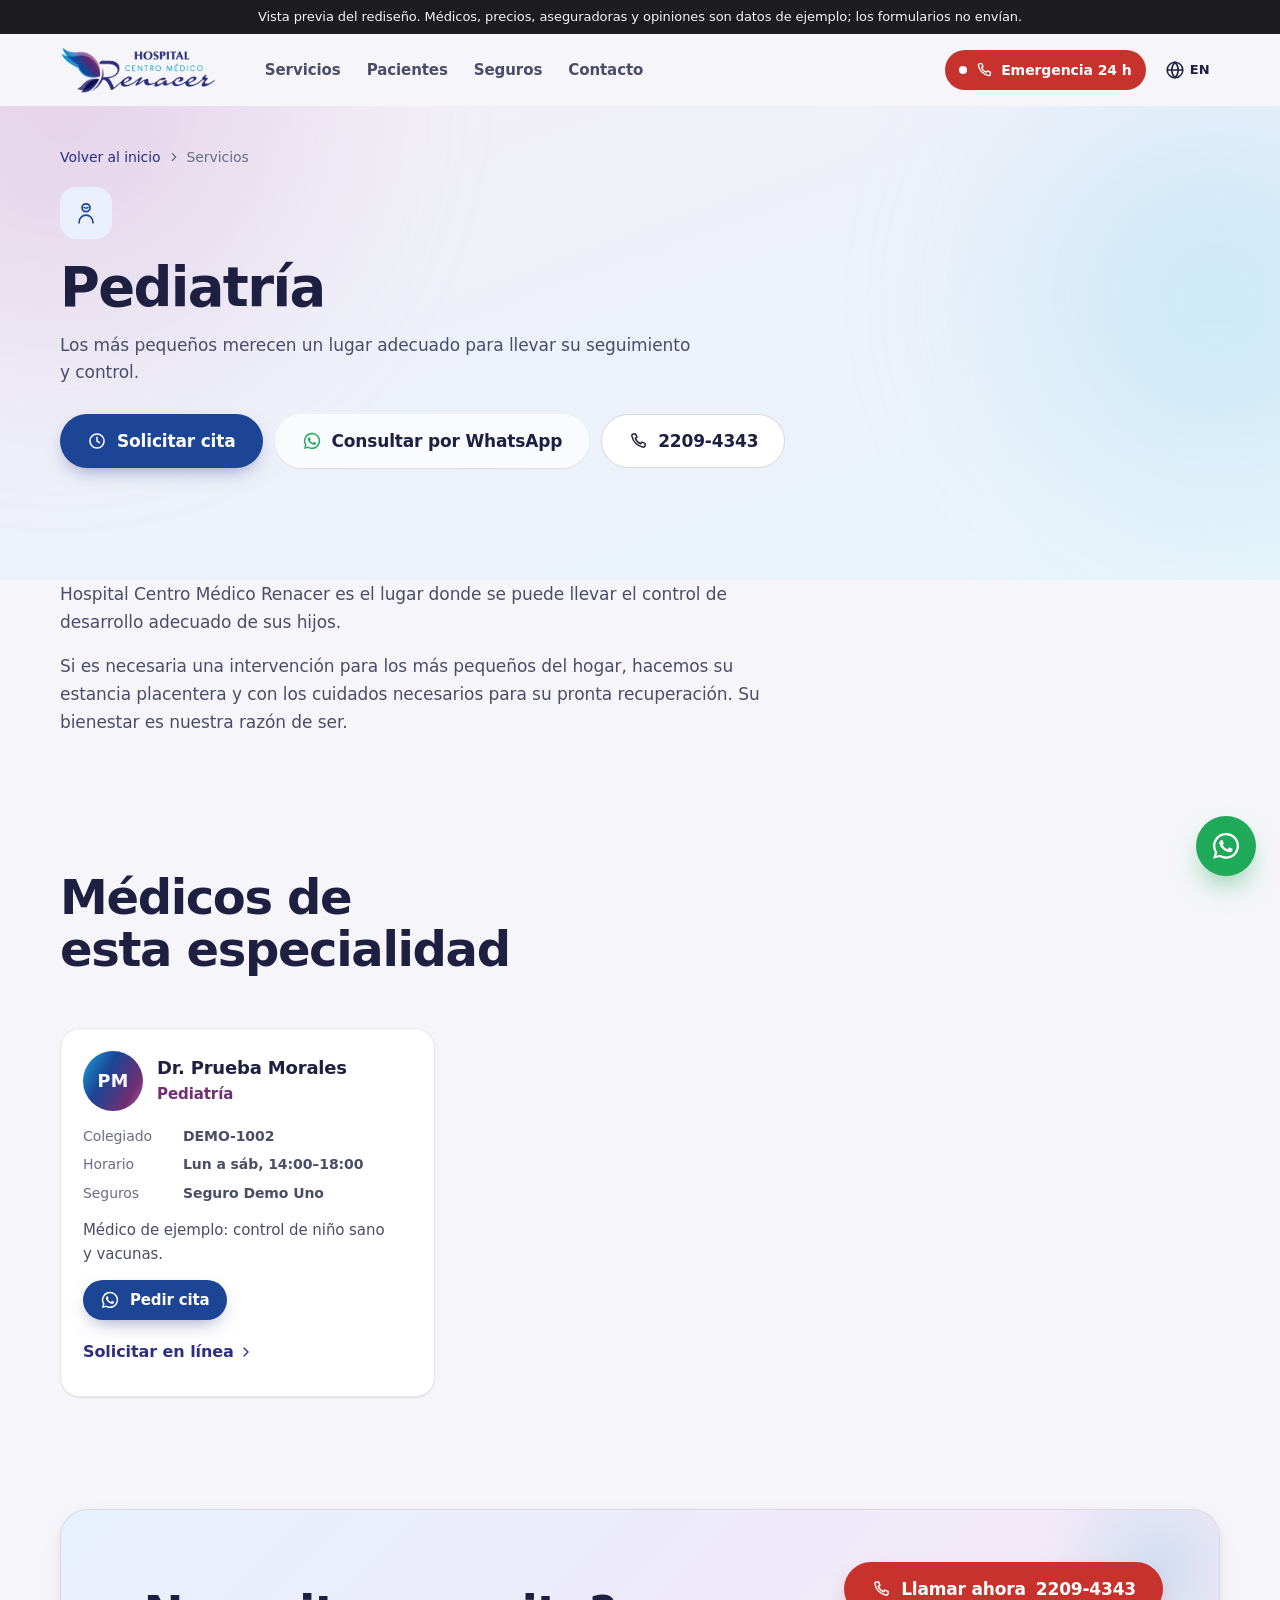
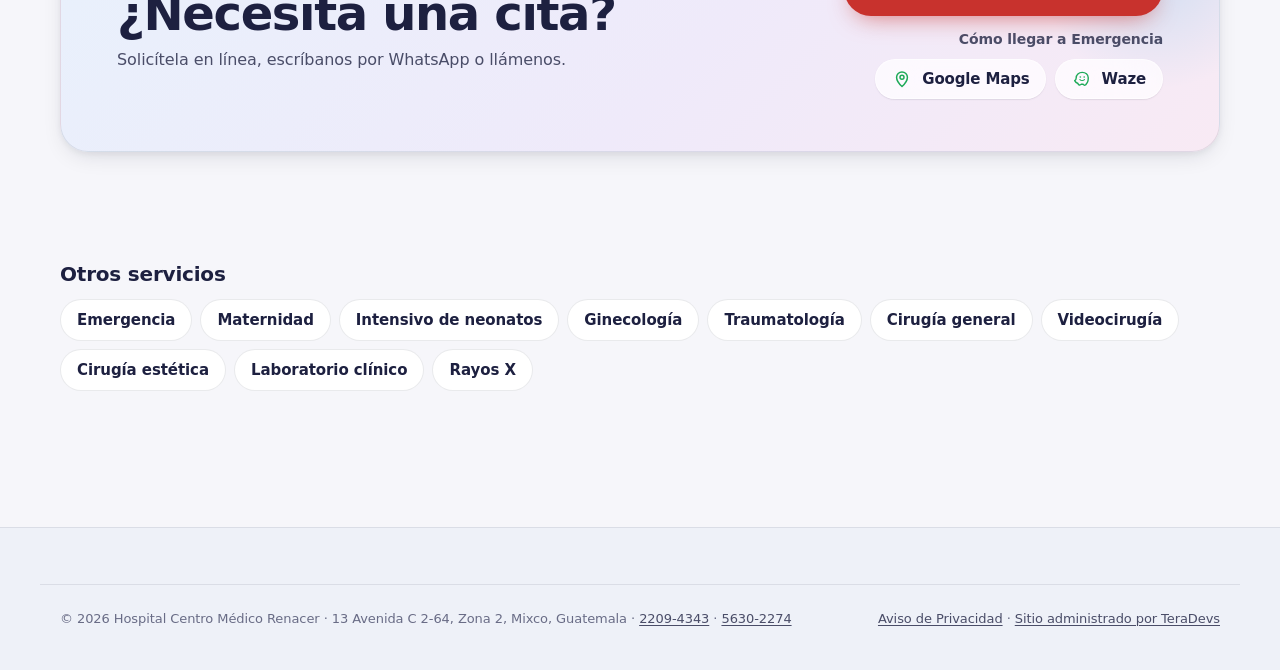
<file: servicio-pediatria.html>
<!DOCTYPE html>
<html lang="es-GT" data-wa="50256302274">
<head>
<meta charset="UTF-8">
<title id="pageTitle">Pediatría · Hospital Centro Médico Renacer</title>
<meta name="description" content="Los más pequeños merecen un lugar adecuado para llevar su seguimiento y control.">
<meta name="viewport" content="width=device-width, initial-scale=1, viewport-fit=cover">
<meta name="robots" content="noindex, nofollow">
<meta name="theme-color" content="#f7f7fb">
<meta name="color-scheme" content="light">
<link rel="canonical" href="https://cgonzalez2064.github.io/renacer-vista-previa/servicio-pediatria.html">
<meta property="og:type" content="website">
<meta property="og:locale" content="es_GT">
<meta property="og:site_name" content="Hospital Centro Médico Renacer">
<meta property="og:title" content="Pediatría · Hospital Centro Médico Renacer">
<meta property="og:description" content="Los más pequeños merecen un lugar adecuado para llevar su seguimiento y control.">
<meta property="og:url" content="https://cgonzalez2064.github.io/renacer-vista-previa/servicio-pediatria.html">
<meta property="og:image" content="https://cgonzalez2064.github.io/renacer-vista-previa/assets/og-image.png">
<meta name="twitter:card" content="summary_large_image">
<link rel="icon" href="assets/favicon.svg" type="image/svg+xml">
<link rel="icon" href="assets/favicon-32.png" sizes="32x32" type="image/png">
<link rel="apple-touch-icon" href="assets/apple-touch-icon.png">
<link rel="manifest" href="site.webmanifest">
<script src="assets/a11y-boot.js?v=13"></script>
<link rel="stylesheet" href="assets/main.css?v=13">
<script type="application/ld+json">{"@context":"https://schema.org","@type":"MedicalWebPage","url":"https://cgonzalez2064.github.io/renacer-vista-previa/servicio-pediatria.html","name":"Pediatría | Hospital Centro Médico Renacer","description":"Los más pequeños merecen un lugar adecuado para llevar su seguimiento y control.","inLanguage":"es-GT","about":{"@type":"MedicalProcedure","name":"Pediatría","description":"Los más pequeños merecen un lugar adecuado para llevar su seguimiento y control."},"publisher":{"@id":"https://cgonzalez2064.github.io/renacer-vista-previa/#hospital"},"breadcrumb":{"@type":"BreadcrumbList","itemListElement":[{"@type":"ListItem","position":1,"name":"Inicio","item":"https://cgonzalez2064.github.io/renacer-vista-previa/"},{"@type":"ListItem","position":2,"name":"Pediatría","item":"https://cgonzalez2064.github.io/renacer-vista-previa/servicio-pediatria.html"}]}}</script>
</head>
<body class="service-page" data-page="service"><div role="note" style="position:relative;z-index:9999;background:#1d1d1f;color:#f5f5f7;font:13px/1.4 -apple-system,BlinkMacSystemFont,system-ui,sans-serif;text-align:center;padding:8px 16px">Vista previa del rediseño. Médicos, precios, aseguradoras y opiniones son datos de ejemplo; los formularios no envían.</div>
<a class="skip-link" href="#main" data-i18n="skip">Saltar al contenido</a>

<svg class="sprite" aria-hidden="true" focusable="false" xmlns="http://www.w3.org/2000/svg">
  <symbol id="i-phone" viewBox="0 0 24 24"><path d="M6.6 3.5h2.6l1.5 4-2 1.3a11 11 0 0 0 6.5 6.5l1.3-2 4 1.5v2.6a2 2 0 0 1-2.2 2A16.5 16.5 0 0 1 4.6 5.7a2 2 0 0 1 2-2.2z" fill="none" stroke="currentColor" stroke-width="1.8" stroke-linejoin="round"/></symbol>
  <symbol id="i-wa" viewBox="0 0 24 24"><path fill="currentColor" d="M12 2.2A9.7 9.7 0 0 0 3.6 16.8L2.3 21.6l4.9-1.3A9.7 9.7 0 1 0 12 2.2zm0 17.7a8 8 0 0 1-4.1-1.1l-.3-.2-2.9.8.8-2.8-.2-.3A8 8 0 1 1 12 19.9zm4.4-6c-.2-.1-1.4-.7-1.7-.8-.2-.1-.4-.1-.5.1l-.8 1c-.1.2-.3.2-.5.1a6.6 6.6 0 0 1-3.3-2.9c-.2-.4.2-.4.7-1.3.1-.2 0-.3 0-.4l-.8-1.8c-.2-.5-.4-.4-.5-.4h-.5a.9.9 0 0 0-.6.3 2.7 2.7 0 0 0-.9 2c0 1.2.9 2.4 1 2.5.1.2 1.7 2.6 4.2 3.7 1.6.7 2.2.7 3 .6.5-.1 1.4-.6 1.6-1.2.2-.6.2-1.1.1-1.2l-.5-.3z"/></symbol>
  <symbol id="i-pin" viewBox="0 0 24 24"><path d="M12 21s-6.5-5.6-6.5-11a6.5 6.5 0 0 1 13 0c0 5.4-6.5 11-6.5 11z" fill="none" stroke="currentColor" stroke-width="1.8" stroke-linejoin="round"/><circle cx="12" cy="10" r="2.4" fill="none" stroke="currentColor" stroke-width="1.8"/></symbol>
  <symbol id="i-mail" viewBox="0 0 24 24"><rect x="3" y="5" width="18" height="14" rx="3" fill="none" stroke="currentColor" stroke-width="1.8"/><path d="m4 7 8 6 8-6" fill="none" stroke="currentColor" stroke-width="1.8" stroke-linejoin="round"/></symbol>
  <symbol id="i-clock" viewBox="0 0 24 24"><circle cx="12" cy="12" r="8.5" fill="none" stroke="currentColor" stroke-width="1.8"/><path d="M12 7.5V12l3 2" fill="none" stroke="currentColor" stroke-width="1.8" stroke-linecap="round"/></symbol>
  <symbol id="i-check" viewBox="0 0 24 24"><path d="m5 12.5 4.2 4.2L19 7" fill="none" stroke="currentColor" stroke-width="2.2" stroke-linecap="round" stroke-linejoin="round"/></symbol>
  <symbol id="i-arrow" viewBox="0 0 24 24"><path d="M5 12h13m-5-5 5 5-5 5" fill="none" stroke="currentColor" stroke-width="1.9" stroke-linecap="round" stroke-linejoin="round"/></symbol>
  <symbol id="i-chev" viewBox="0 0 24 24"><path d="m9 6 6 6-6 6" fill="none" stroke="currentColor" stroke-width="2" stroke-linecap="round" stroke-linejoin="round"/></symbol>
  <symbol id="i-close" viewBox="0 0 24 24"><path d="M6 6l12 12M18 6 6 18" fill="none" stroke="currentColor" stroke-width="2" stroke-linecap="round"/></symbol>
  <symbol id="i-menu" viewBox="0 0 24 24"><path d="M4 8h16M4 16h16" fill="none" stroke="currentColor" stroke-width="2" stroke-linecap="round"/></symbol>
  <symbol id="i-a11y" viewBox="0 0 24 24"><circle cx="12" cy="4.6" r="1.9" fill="currentColor"/><path d="M4.5 8.2c2.5.8 5 1.2 7.5 1.2s5-.4 7.5-1.2M12 9.4v4.4m0 0-3 6.4m3-6.4 3 6.4" fill="none" stroke="currentColor" stroke-width="1.9" stroke-linecap="round" stroke-linejoin="round"/></symbol>
  <symbol id="i-globe" viewBox="0 0 24 24"><circle cx="12" cy="12" r="8.5" fill="none" stroke="currentColor" stroke-width="1.7"/><path d="M3.5 12h17M12 3.5c2.4 2.4 3.5 5.2 3.5 8.5s-1.1 6.1-3.5 8.5c-2.4-2.4-3.5-5.2-3.5-8.5S9.6 5.9 12 3.5z" fill="none" stroke="currentColor" stroke-width="1.7"/></symbol>
  <symbol id="i-up" viewBox="0 0 24 24"><path d="m6 14 6-6 6 6" fill="none" stroke="currentColor" stroke-width="2" stroke-linecap="round" stroke-linejoin="round"/></symbol>
  <symbol id="i-download" viewBox="0 0 24 24"><path d="M12 4v11m-4.5-4.5L12 15l4.5-4.5M5 19.5h14" fill="none" stroke="currentColor" stroke-width="1.9" stroke-linecap="round" stroke-linejoin="round"/></symbol>
  <symbol id="i-shield" viewBox="0 0 24 24"><path d="M12 3 5 6v5.5c0 4.3 3 8 7 9.5 4-1.5 7-5.2 7-9.5V6z" fill="none" stroke="currentColor" stroke-width="1.8" stroke-linejoin="round"/><path d="m9 12 2.2 2.2L15.5 10" fill="none" stroke="currentColor" stroke-width="1.8" stroke-linecap="round" stroke-linejoin="round"/></symbol>
  <symbol id="i-fb" viewBox="0 0 24 24"><path fill="currentColor" d="M13.5 21v-7.6h2.6l.4-3h-3V8.5c0-.9.2-1.5 1.5-1.5h1.6V4.3a21 21 0 0 0-2.3-.1c-2.3 0-3.9 1.4-3.9 4v2.2H7.8v3h2.6V21z"/></symbol>
  <symbol id="i-ig" viewBox="0 0 24 24"><rect x="3.5" y="3.5" width="17" height="17" rx="5" fill="none" stroke="currentColor" stroke-width="1.8"/><circle cx="12" cy="12" r="4" fill="none" stroke="currentColor" stroke-width="1.8"/><circle cx="17.2" cy="6.8" r="1.1" fill="currentColor"/></symbol>
  <!-- Service icons -->
  <symbol id="s-1" viewBox="0 0 32 32"><path d="M16 5v22M5 16h22" fill="none" stroke="currentColor" stroke-width="3.2" stroke-linecap="round"/><circle cx="16" cy="16" r="13" fill="none" stroke="currentColor" stroke-width="1.6" opacity=".35"/></symbol>
  <symbol id="s-2" viewBox="0 0 32 32"><path d="M16 27s-10-6.2-10-13.2A5.6 5.6 0 0 1 16 10.4a5.6 5.6 0 0 1 10 3.4C26 20.8 16 27 16 27z" fill="none" stroke="currentColor" stroke-width="2" stroke-linejoin="round"/><circle cx="16" cy="17" r="2.6" fill="currentColor" opacity=".5"/></symbol>
  <symbol id="s-3" viewBox="0 0 32 32"><rect x="5" y="12" width="22" height="12" rx="6" fill="none" stroke="currentColor" stroke-width="2"/><circle cx="12" cy="18" r="2.4" fill="currentColor" opacity=".6"/><path d="M9 12c0-3.9 3.1-6 7-6s7 2.1 7 6M8 27h16" fill="none" stroke="currentColor" stroke-width="2" stroke-linecap="round"/></symbol>
  <symbol id="s-4" viewBox="0 0 32 32"><circle cx="16" cy="12" r="6.5" fill="none" stroke="currentColor" stroke-width="2"/><path d="M16 18.5V28m-4-4h8" fill="none" stroke="currentColor" stroke-width="2" stroke-linecap="round"/></symbol>
  <symbol id="s-5" viewBox="0 0 32 32"><circle cx="16" cy="10" r="4.5" fill="none" stroke="currentColor" stroke-width="2"/><path d="M8 27c0-5 3.6-8.5 8-8.5s8 3.5 8 8.5" fill="none" stroke="currentColor" stroke-width="2" stroke-linecap="round"/><path d="M13.8 9.6c.7.6 1.4.8 2.2.8s1.5-.2 2.2-.8" fill="none" stroke="currentColor" stroke-width="1.6" stroke-linecap="round"/></symbol>
  <symbol id="s-6" viewBox="0 0 32 32"><path d="M11 5.5a3 3 0 0 0-4.2 4.2l1.4 1.4-1.4 1.4a3 3 0 0 0 4.2 4.2L21 26.6a3 3 0 0 0 4.2-4.2L15.3 12.5l1.4-1.4a3 3 0 0 0-4.2-4.2L11 8.3z" fill="none" stroke="currentColor" stroke-width="2" stroke-linejoin="round"/></symbol>
  <symbol id="s-7" viewBox="0 0 32 32"><path d="M6 26 20.5 11.5m-2.8-2.8 5.6 5.6 3.2-3.2a4 4 0 0 0-5.6-5.6z" fill="none" stroke="currentColor" stroke-width="2" stroke-linecap="round" stroke-linejoin="round"/><path d="M5 27l2.5-.6" stroke="currentColor" stroke-width="2" stroke-linecap="round"/></symbol>
  <symbol id="s-8" viewBox="0 0 32 32"><rect x="4" y="8" width="17" height="14" rx="3.5" fill="none" stroke="currentColor" stroke-width="2"/><path d="m21 13.5 7-3.8v12.6l-7-3.8" fill="none" stroke="currentColor" stroke-width="2" stroke-linejoin="round"/><circle cx="12.5" cy="15" r="2.6" fill="currentColor" opacity=".5"/></symbol>
  <symbol id="s-9" viewBox="0 0 32 32"><path d="M16 4.5l2.9 7.1 7.6.5-5.9 4.9 1.9 7.4L16 20.3l-6.5 4.1 1.9-7.4-5.9-4.9 7.6-.5z" fill="none" stroke="currentColor" stroke-width="2" stroke-linejoin="round"/></symbol>
  <symbol id="s-10" viewBox="0 0 32 32"><path d="M12 4.5h8M13.5 4.5v8.2L6.6 24.4A2.4 2.4 0 0 0 8.7 28h14.6a2.4 2.4 0 0 0 2.1-3.6L18.5 12.7V4.5" fill="none" stroke="currentColor" stroke-width="2" stroke-linejoin="round"/><path d="M9.8 20h12.4" stroke="currentColor" stroke-width="2" opacity=".5"/></symbol>
  <symbol id="s-11" viewBox="0 0 32 32"><rect x="5" y="4" width="22" height="24" rx="4" fill="none" stroke="currentColor" stroke-width="2"/><path d="M16 8v15M11 11.5c2 .8 3.5 1 5 1s3-.2 5-1M10.5 15.5c2.2.8 3.8 1 5.5 1s3.3-.2 5.5-1M11 19.5c2 .7 3.5.9 5 .9s3-.2 5-.9" fill="none" stroke="currentColor" stroke-width="1.8" stroke-linecap="round"/></symbol>
  <!-- Facilities (amenities) icons -->
  <symbol id="m-1" viewBox="0 0 24 24"><rect x="4" y="3.5" width="16" height="17" rx="4" fill="none" stroke="currentColor" stroke-width="1.8"/><path d="M10 16.5v-9h3a2.6 2.6 0 0 1 0 5.2h-3" fill="none" stroke="currentColor" stroke-width="1.9" stroke-linecap="round" stroke-linejoin="round"/></symbol>
  <symbol id="m-2" viewBox="0 0 24 24"><path d="M4.5 17h15M6 17a6 6 0 0 1 12 0M12 8.2V6.5M10.5 6.5h3" fill="none" stroke="currentColor" stroke-width="1.8" stroke-linecap="round" stroke-linejoin="round"/></symbol>
  <symbol id="m-3" viewBox="0 0 24 24"><path d="M5 12V9a3 3 0 0 1 3-3h8a3 3 0 0 1 3 3v3M3.5 12.5a1.8 1.8 0 0 1 3.5 0V15h10v-2.5a1.8 1.8 0 0 1 3.5 0V18h-17zM6 18v2M18 18v2" fill="none" stroke="currentColor" stroke-width="1.7" stroke-linejoin="round" stroke-linecap="round"/></symbol>
  <symbol id="m-4" viewBox="0 0 24 24"><rect x="4.5" y="3.5" width="15" height="17" rx="2.5" fill="none" stroke="currentColor" stroke-width="1.8"/><path d="m9 9.5 2-2.2 2 2.2M9 14.5l2 2.2 2-2.2M16 7v10" fill="none" stroke="currentColor" stroke-width="1.7" stroke-linecap="round" stroke-linejoin="round"/></symbol>
  <symbol id="m-5" viewBox="0 0 24 24"><path d="M9 3.5h6M10 3.5v6.2L4.8 18.3A1.8 1.8 0 0 0 6.4 21h11.2a1.8 1.8 0 0 0 1.6-2.7L14 9.7V3.5M7.4 15h9.2" fill="none" stroke="currentColor" stroke-width="1.8" stroke-linejoin="round" stroke-linecap="round"/></symbol>
  <symbol id="m-6" viewBox="0 0 24 24"><rect x="4" y="3" width="16" height="18" rx="3" fill="none" stroke="currentColor" stroke-width="1.8"/><path d="M12 6.5v11M8.5 9c1.3.6 2.3.8 3.5.8s2.2-.2 3.5-.8M8 12.5c1.4.6 2.5.8 4 .8s2.6-.2 4-.8M8.5 16c1.3.5 2.3.7 3.5.7s2.2-.2 3.5-.7" fill="none" stroke="currentColor" stroke-width="1.5" stroke-linecap="round"/></symbol>
  <symbol id="m-7" viewBox="0 0 24 24"><path d="M4 11h16v3a5 5 0 0 1-5 5H9a5 5 0 0 1-5-5zM6 11V8.5a6 6 0 0 1 6-4M7.5 19l-1 2M16.5 19l1 2" fill="none" stroke="currentColor" stroke-width="1.8" stroke-linecap="round" stroke-linejoin="round"/></symbol>
  <symbol id="m-8" viewBox="0 0 24 24"><rect x="3.5" y="9" width="17" height="9" rx="4.5" fill="none" stroke="currentColor" stroke-width="1.8"/><path d="M7 9c0-3 2.2-4.5 5-4.5s5 1.5 5 4.5M6 21h12" fill="none" stroke="currentColor" stroke-width="1.8" stroke-linecap="round"/><circle cx="9" cy="13.5" r="1.6" fill="currentColor"/></symbol>
  <symbol id="m-9" viewBox="0 0 24 24"><path d="M4.5 19.5 15 9m-2-2 4 4 2.4-2.4a2.8 2.8 0 0 0-4-4z" fill="none" stroke="currentColor" stroke-width="1.8" stroke-linecap="round" stroke-linejoin="round"/></symbol>
  <symbol id="m-10" viewBox="0 0 24 24"><path d="M5 9.5h12v4a5 5 0 0 1-5 5H10a5 5 0 0 1-5-5zM17 11h1a2.5 2.5 0 0 1 0 5h-1.5M8.5 3.5c-.7 1 .7 1.8 0 3M12.5 3.5c-.7 1 .7 1.8 0 3" fill="none" stroke="currentColor" stroke-width="1.8" stroke-linecap="round" stroke-linejoin="round"/></symbol>
  <symbol id="m-11" viewBox="0 0 24 24"><path d="M12 2.5v5M9.8 4.7h4.4M5.5 21v-8l6.5-5 6.5 5v8zM10 21v-3.5a2 2 0 0 1 4 0V21" fill="none" stroke="currentColor" stroke-width="1.8" stroke-linecap="round" stroke-linejoin="round"/></symbol>
  <symbol id="m-12" viewBox="0 0 24 24"><path d="M12 3 5 6v5.5c0 4.3 3 8 7 9.5 4-1.5 7-5.2 7-9.5V6z" fill="none" stroke="currentColor" stroke-width="1.8" stroke-linejoin="round"/><circle cx="12" cy="11.5" r="2.3" fill="none" stroke="currentColor" stroke-width="1.6"/></symbol>
  <symbol id="i-waze" viewBox="0 0 24 24"><path d="M19.5 10.5c0-4.1-3.4-6.5-7.2-6.5-4.2 0-7.3 3-7.3 6.8 0 1.6-.6 2.6-1.8 3.2.8 1.6 2.3 2.8 4 3.4a2 2 0 0 0 3.7.9h2.6a2 2 0 0 0 3.8-.8c1.5-1 2.2-3.3 2.2-7z" fill="none" stroke="currentColor" stroke-width="1.7" stroke-linejoin="round"/><circle cx="10" cy="9.6" r="1" fill="currentColor"/><circle cx="14.6" cy="9.6" r="1" fill="currentColor"/><path d="M9.5 12.8c1.4 1.3 4 1.3 5.4 0" fill="none" stroke="currentColor" stroke-width="1.5" stroke-linecap="round"/></symbol>
  <symbol id="i-person" viewBox="0 0 24 24"><circle cx="12" cy="8" r="3.6" fill="none" stroke="currentColor" stroke-width="1.8"/><path d="M5 20c.6-3.8 3.4-6 7-6s6.4 2.2 7 6" fill="none" stroke="currentColor" stroke-width="1.8" stroke-linecap="round"/></symbol>
  <symbol id="i-map" viewBox="0 0 24 24"><path d="m3.5 6.5 5.5-2 6 2 5.5-2v13l-5.5 2-6-2-5.5 2zM9 4.5v13M15 6.5v13" fill="none" stroke="currentColor" stroke-width="1.7" stroke-linejoin="round"/></symbol>
  <symbol id="a-bed" viewBox="0 0 32 32"><path d="M4 8v18M4 21h24v5M4 16h9.5v5M13.5 14.5h10a4.5 4.5 0 0 1 4.5 4.5v2" fill="none" stroke="currentColor" stroke-width="2" stroke-linecap="round" stroke-linejoin="round"/><circle cx="9" cy="12.5" r="2.6" fill="none" stroke="currentColor" stroke-width="2"/></symbol>
  <symbol id="a-cup" viewBox="0 0 32 32"><path d="M6 12h17v6a7 7 0 0 1-7 7h-3a7 7 0 0 1-7-7zM23 14h1.5a3.5 3.5 0 0 1 0 7H22M11 4.5c-1 1.5 1 2.5 0 4M16 4.5c-1 1.5 1 2.5 0 4" fill="none" stroke="currentColor" stroke-width="2" stroke-linecap="round" stroke-linejoin="round"/></symbol>
  <symbol id="a-chapel" viewBox="0 0 32 32"><path d="M16 3v7M13 6h6M7 28V17l9-7 9 7v11zM13 28v-5a3 3 0 0 1 6 0v5" fill="none" stroke="currentColor" stroke-width="2" stroke-linecap="round" stroke-linejoin="round"/></symbol>
  <symbol id="i-search" viewBox="0 0 24 24"><circle cx="11" cy="11" r="6.5" fill="none" stroke="currentColor" stroke-width="1.9"/><path d="m16 16 4.5 4.5" fill="none" stroke="currentColor" stroke-width="1.9" stroke-linecap="round"/></symbol>
  <symbol id="i-alert" viewBox="0 0 16 16"><path fill="currentColor" d="M7.938 2.016A.13.13 0 0 1 8.002 2a.13.13 0 0 1 .063.016.15.15 0 0 1 .054.057l6.857 11.667c.036.06.035.124.002.183a.2.2 0 0 1-.054.06.1.1 0 0 1-.066.017H1.146a.1.1 0 0 1-.066-.017.2.2 0 0 1-.054-.06.18.18 0 0 1 .002-.183L7.884 2.073a.15.15 0 0 1 .054-.057m1.044-.45a1.13 1.13 0 0 0-1.96 0L.165 13.233c-.457.778.091 1.767.98 1.767h13.713c.889 0 1.438-.99.98-1.767z"/><path fill="currentColor" d="M7.002 12a1 1 0 1 1 2 0 1 1 0 0 1-2 0M7.1 5.995a.905.905 0 1 1 1.8 0l-.35 3.507a.552.552 0 0 1-1.1 0z"/></symbol>
  <symbol id="i-info" viewBox="0 0 24 24"><circle cx="12" cy="12" r="8.5" fill="none" stroke="currentColor" stroke-width="1.8"/><path d="M12 11v5.5M12 7.6v.1" fill="none" stroke="currentColor" stroke-width="2" stroke-linecap="round"/></symbol>
  <symbol id="i-star" viewBox="0 0 24 24"><path fill="currentColor" d="m12 3.2 2.6 5.5 6 .8-4.4 4.1 1.1 5.9L12 16.6l-5.3 2.9 1.1-5.9-4.4-4.1 6-.8z"/></symbol>
</svg>

<header class="site-header" id="siteHeader">
  <div class="container header-inner">
    <a class="brand" href="./" data-i18n-attr="aria-label:brand.aria" aria-label="Hospital Centro Médico Renacer, ir al inicio">
      <picture class="brand-logo"><img src="assets/img/brand/logo.webp" width="392" height="120" alt="Hospital Centro Médico Renacer"></picture>
    </a>
    <nav class="nav-desktop" aria-label="Principal">
      <a href="./#servicios" data-i18n="nav.services">Servicios</a>
      <a href="./#pacientes" data-i18n="nav.patients">Pacientes</a>
      <a href="./#seguros" data-i18n="nav.insurance">Seguros</a>
      <a href="./#contacto" data-i18n="nav.contact">Contacto</a>
    </nav>
    <div class="header-actions">
      <a class="pill pill-emergency" href="tel:+50222094343" data-i18n-attr="aria-label:hero.cta1" aria-label="Llamar a emergencia"><span class="pulse" aria-hidden="true"></span><svg aria-hidden="true"><use href="#i-phone"/></svg><span data-i18n="nav.emergency">Emergencia 24 h</span></a>
      <button type="button" class="icon-btn lang-btn" id="langToggle" data-lang-toggle data-i18n-attr="aria-label:lang.toggle_aria" aria-label="Cambiar idioma a inglés"><svg aria-hidden="true"><use href="#i-globe"/></svg><span>EN</span></button>
    </div>
  </div>
</header>

<main id="main">
  <section class="section svc-hero">
    <div class="hero-bg" aria-hidden="true"><span class="orb orb-a"></span><span class="orb orb-b"></span></div>
    <div class="container svc-hero-inner">
      <nav class="crumbs" aria-label="Ruta"><a href="./" data-i18n="svcpage.back">Volver al inicio</a> <svg aria-hidden="true"><use href="#i-chev"/></svg> <span data-i18n="nav.services">Servicios</span></nav>
      <span class="service-icon svc-icon" aria-hidden="true"><svg><use href="#s-5"/></svg></span>
      <h1 data-i18n="service5.title">Pediatría</h1>
      <p class="lead" data-i18n="service5.desc">Los más pequeños merecen un lugar adecuado para llevar su seguimiento y control.</p>
      <div class="hero-ctas">
        <a class="btn btn-primary btn-lg" href="./?especialidad=service5#citas" data-appt-spec="service5"><svg aria-hidden="true"><use href="#i-clock"/></svg><span data-i18n="appt.submit">Solicitar cita</span></a>
        <a class="btn btn-glass btn-lg" data-wa="service5.title" href="https://wa.me/50256302274?text=Hola%2C%20quisiera%20informaci%C3%B3n%20sobre%20pediatr%C3%ADa%20en%20el%20Hospital%20Centro%20M%C3%A9dico%20Renacer." target="_blank" rel="noopener noreferrer"><svg aria-hidden="true"><use href="#i-wa"/></svg><span data-i18n="services.cta">Consultar por WhatsApp</span></a>
        <a class="btn btn-ghost btn-lg" href="tel:+50222094343"><svg aria-hidden="true"><use href="#i-phone"/></svg><span class="nowrap">2209&#8209;4343</span></a>
      </div>
    </div>
  </section>

  <section class="section svc-body">
    <div class="container svc-text reveal" data-i18n-paras="service5.more">
        <p>Hospital Centro Médico Renacer es el lugar donde se puede llevar el control de desarrollo adecuado de sus hijos.</p>
        <p>Si es necesaria una intervención para los más pequeños del hogar, hacemos su estancia placentera y con los cuidados necesarios para su pronta recuperación. Su bienestar es nuestra razón de ser.</p>
    </div>
  </section>

  <section class="section doctors" aria-labelledby="svcDoctors">
    <div class="container">
      <div class="section-head reveal"><h2 id="svcDoctors" data-i18n="svcpage.doctors">Médicos de esta especialidad</h2></div>
      <ul class="doctors-grid">
        <li class="doctor-card card reveal" data-spec="pediatria" data-search="dr prueba morales pediatria paediatrics"><div class="doc-head"><span class="doc-avatar" aria-hidden="true">PM</span><div><h3 class="doc-name">Dr. Prueba Morales</h3><p class="doc-spec" data-i18n="doctor2.specialty">Pediatría</p></div></div><dl class="doc-meta"><div><dt data-i18n="doctors.license">Colegiado</dt><dd>DEMO-1002</dd></div><div><dt data-i18n="doctors.hours">Horario</dt><dd data-i18n="doctor2.hours">Lun a sáb, 14:00–18:00</dd></div><div><dt data-i18n="doctors.insurers">Seguros</dt><dd>Seguro Demo Uno</dd></div></dl><p class="doc-bio" data-i18n="doctor2.bio">Médico de ejemplo: control de niño sano y vacunas.</p><div class="doc-actions"><a class="btn btn-primary btn-small" data-wa-doc="doctor2" data-doc-name="Dr. Prueba Morales" href="https://wa.me/50256302274?text=Hola%2C%20quisiera%20una%20cita%20con%20Dr.%20Prueba%20Morales%20%28Pediatr%C3%ADa%29%20en%20el%20Hospital%20Centro%20M%C3%A9dico%20Renacer." target="_blank" rel="noopener noreferrer"><svg aria-hidden="true"><use href="#i-wa"/></svg><span data-i18n="doctors.cta">Pedir cita</span></a><a class="text-link" href="./?medico=doctor2#citas" data-appt-doctor="doctor2" data-appt-spec="service5"><span data-i18n="doctors.request">Solicitar en línea</span><svg aria-hidden="true"><use href="#i-chev"/></svg></a></div></li>
      </ul>
    </div>
  </section>

  <section class="section cta-band" aria-labelledby="svcCta">
    <div class="container">
      <div class="cta-inner reveal">
        <div>
          <h2 id="svcCta" data-i18n="svcpage.request_title">¿Necesita una cita?</h2>
          <p data-i18n="svcpage.request_desc">Solicítela en línea, escríbanos por WhatsApp o llámenos.</p>
        </div>
        <div class="cta-actions">
          <a class="btn btn-emergency btn-lg" href="tel:+50222094343"><svg aria-hidden="true"><use href="#i-phone"/></svg><span data-i18n="ctabanner.cta">Llamar ahora</span> <span class="nowrap">2209&#8209;4343</span></a>
          <p class="cta-directions"><span class="cta-dir-label" data-i18n="ctabanner.directions">Cómo llegar a Emergencia</span> <a class="btn btn-glass btn-small" href="https://www.google.com/maps/search/?api=1&query=Hospital+Centro+M%C3%A9dico+Renacer+13+Avenida+C+2-64+Zona+2+Mixco" target="_blank" rel="noopener noreferrer"><svg aria-hidden="true"><use href="#i-pin"/></svg><span>Google Maps</span></a> <a class="btn btn-glass btn-small" href="https://waze.com/ul?q=13%20Avenida%20C%202-64%20Zona%202%20Mixco%20Guatemala&navigate=yes" target="_blank" rel="noopener noreferrer"><svg aria-hidden="true"><use href="#i-waze"/></svg><span>Waze</span></a></p>
        </div>
      </div>
    </div>
  </section>

  <section class="section svc-other" aria-labelledby="svcOther">
    <div class="container">
      <h2 id="svcOther" class="h3-like" data-i18n="svcpage.more_services">Otros servicios</h2>
      <ul class="svc-other-list">
          <li><a href="servicio-emergencia.html" data-i18n="service1.title">Emergencia</a></li>
          <li><a href="servicio-maternidad.html" data-i18n="service2.title">Maternidad</a></li>
          <li><a href="servicio-neonatos.html" data-i18n="service3.title">Intensivo de neonatos</a></li>
          <li><a href="servicio-ginecologia.html" data-i18n="service4.title">Ginecología</a></li>
          <li><a href="servicio-traumatologia.html" data-i18n="service6.title">Traumatología</a></li>
          <li><a href="servicio-cirugia-general.html" data-i18n="service7.title">Cirugía general</a></li>
          <li><a href="servicio-videocirugia.html" data-i18n="service8.title">Videocirugía</a></li>
          <li><a href="servicio-cirugia-estetica.html" data-i18n="service9.title">Cirugía estética</a></li>
          <li><a href="servicio-laboratorio-clinico.html" data-i18n="service10.title">Laboratorio clínico</a></li>
          <li><a href="servicio-rayos-x.html" data-i18n="service11.title">Rayos X</a></li>
      </ul>
    </div>
  </section>
</main>

<footer class="site-footer">
  <div class="container footer-bottom">
    <p>© <span id="year">2026</span> Hospital Centro Médico Renacer · 13 Avenida C 2-64, Zona 2, Mixco, Guatemala · <a href="tel:+50222094343">2209&#8209;4343</a> · <a href="tel:+50256302274">5630&#8209;2274</a></p>
    <p><a href="privacy-notice.html" data-i18n="footer.privacy_link">Aviso de Privacidad</a> · <a href="https://www.teradevsgt.com/" target="_blank" rel="noopener noreferrer" data-i18n="footer.made_by">Sitio administrado por TeraDevs</a></p>
  </div>
</footer>

<nav class="action-bar" data-i18n-attr="aria-label:actions.aria" aria-label="Acciones rápidas">
  <a href="tel:+50222094343" class="ab-call"><svg aria-hidden="true"><use href="#i-phone"/></svg><span data-i18n="actions.emergency">Emergencia</span></a>
  <a href="https://wa.me/50256302274?text=Hola%2C%20quisiera%20informaci%C3%B3n%20sobre%20los%20servicios%20del%20Hospital%20Centro%20M%C3%A9dico%20Renacer." data-wa="" target="_blank" rel="noopener noreferrer" class="ab-wa"><svg aria-hidden="true"><use href="#i-wa"/></svg><span data-i18n="actions.whatsapp">WhatsApp</span></a>
  <a href="https://www.google.com/maps/search/?api=1&query=Hospital+Centro+M%C3%A9dico+Renacer+13+Avenida+C+2-64+Zona+2+Mixco" target="_blank" rel="noopener noreferrer"><svg aria-hidden="true"><use href="#i-pin"/></svg><span data-i18n="actions.directions">Cómo llegar</span></a>
</nav>
<a class="wa-fab" id="whatsappFab" data-wa="" href="https://wa.me/50256302274?text=Hola%2C%20quisiera%20informaci%C3%B3n%20sobre%20los%20servicios%20del%20Hospital%20Centro%20M%C3%A9dico%20Renacer." target="_blank" rel="noopener noreferrer" data-i18n-attr="aria-label:whatsapp.aria" aria-label="Escríbanos por WhatsApp (se abre en una pestaña nueva)"><svg aria-hidden="true"><use href="#i-wa"/></svg></a>
<button type="button" class="back-to-top" id="backToTop" data-i18n-attr="aria-label:backtotop.aria" aria-label="Volver arriba"><svg aria-hidden="true"><use href="#i-up"/></svg></button>

<script type="application/json" id="siteContent">{"v":1,"i18n":{"es":{"media.service1.alt":"Médico tomando la presión a una paciente en su cama","media.service2.alt":"Familia visitando a una mamá en una habitación de maternidad","media.service3.alt":"Pie de un recién nacido con sensor de monitoreo en el intensivo","media.service4.alt":"Paciente conversando con su ginecólogo en la clínica","media.service5.alt":"Niño en su cama mientras le toman la presión","media.service6.alt":"Especialista revisando la rodilla de un paciente","media.service7.alt":"Equipo de cirujanos operando en quirófano","media.service8.alt":"Cirujano usando el microscopio quirúrgico","media.service9.alt":"Rostro de paciente marcado para un procedimiento estético","media.service10.alt":"Químico biólogo trabajando con el microscopio del laboratorio","media.proj1.card.alt":"Habitación suite con sala para las visitas","media.proj2.card.alt":"Incubadora con fototerapia de luz azul","media.proj3.card.alt":"Equipo quirúrgico durante una operación","media.proj4.card.alt":"Sala de espera junto a la sala cuna","media.proj5.card.alt":"Cafetería del tercer nivel","media.proj6.card.alt":"Capilla del hospital","media.about.alt":"Equipo de médicos, enfermeras y personal del hospital","media.hero1.alt":"Familia visitando a una mamá y su recién nacido en la habitación","media.hero2.alt":"Enfermera acompañando a una paciente","media.hero3.alt":"Incubadora con fototerapia en el intensivo de recién nacidos","media.maternity.alt":"Mamá cargando a su bebé recién nacido en la habitación","notice.text":"AVISO DE PRUEBA: el 24 y 31 de diciembre la consulta externa atiende de 7:00 a 12:00. Emergencia sigue 24 horas.","doctor1.specialty":"Ginecología y obstetricia","doctor1.hours":"Lun a vie, 8:00–12:00","doctor1.bio":"Médica de ejemplo: control prenatal y parto humanizado.","doctor2.specialty":"Pediatría","doctor2.hours":"Lun a sáb, 14:00–18:00","doctor2.bio":"Médico de ejemplo: control de niño sano y vacunas.","doctor3.specialty":"Cirugía general","doctor3.hours":"Mar y jue, 9:00–13:00","doctor3.bio":"Cirujana de ejemplo: vesícula, hernias y apendicitis.","doctor4.specialty":"Traumatología y ortopedia","doctor4.hours":"Lun, mié y vie, 15:00–19:00","doctor4.bio":"Médico de ejemplo: fracturas, rodilla y columna.","doctor5.specialty":"Medicina de emergencia","doctor5.hours":"Turnos de 24 horas","doctor5.bio":"Médica de ejemplo del equipo de emergencia.","doctor6.specialty":"Ginecología","doctor6.hours":"Sáb, 8:00–12:00","doctor6.bio":"Médico de ejemplo: ultrasonido y colposcopia.","appt.title":"Solicite su cita en línea","pkg1.name":"Parto normal (ejemplo)","pkg1.badge":"Más solicitado","pkg1.desc":"Paquete de ejemplo con precio ficticio.","pkg1.includes":"Habitación privada 24 h; Atención del pediatra; Medicamentos básicos; Alimentación de la mamá","pkg2.name":"Cesárea (ejemplo)","pkg2.desc":"Paquete de ejemplo con precio ficticio.","pkg2.includes":"Habitación privada 48 h; Sala de operaciones; Anestesia; Cuidado del recién nacido","pkg3.name":"Chequeo ejecutivo (ejemplo)","pkg3.desc":"Exámenes de rutina de ejemplo.","pkg3.includes":"Hematología completa; Química sanguínea; Rayos X de tórax; Consulta de resultados","comp.title":"Qué puede traer el acompañante (ejemplo)","comp1":"Una muda de ropa y artículos de higiene personal.","comp2":"Un suéter o manta ligera: las habitaciones son frescas.","comp3":"Cargador de teléfono. No se permiten alimentos para el paciente sin autorización.","exam1.name":"Hematología completa (ejemplo)","exam1.prep":"No requiere ayuno.","exam1.time":"el mismo día","exam2.name":"Glucosa en ayunas (ejemplo)","exam2.prep":"Ayuno de 8 a 12 horas. Puede tomar agua pura.","exam2.time":"2 horas","exam3.name":"Perfil de lípidos (ejemplo)","exam3.prep":"Ayuno de 12 horas y sin alcohol 24 horas antes.","exam3.time":"24 horas","exam4.name":"Orina completa (ejemplo)","exam4.prep":"Primera orina de la mañana en frasco estéril.","exam4.time":"el mismo día","exam5.name":"Rayos X de tórax (ejemplo)","exam5.prep":"Retire objetos metálicos. Avise si puede estar embarazada.","exam5.time":"1 hora","inshow.title":"Cómo usar su seguro (ejemplo)","inshow1":"Presente su carné del seguro y su DPI en admisión.","inshow2":"Admisión solicita la carta de garantía o preautorización a su aseguradora.","inshow3":"Usted cubre solo el deducible y el coaseguro de su póliza.","insck.title":"Verifique su cobertura antes de venir","review1.text":"Opinión de ejemplo: la atención en emergencia fue rápida y muy humana.","review1.when":"hace 2 semanas","review2.text":"Opinión de ejemplo: mi parto fue tranquilo y las enfermeras siempre estuvieron pendientes.","review2.when":"hace 1 mes","review3.text":"Opinión de ejemplo: instalaciones limpias; la espera en laboratorio fue un poco larga.","review3.when":"hace 3 meses"},"en":{"media.service1.alt":"Doctor taking a patient’s blood pressure at her bedside","media.service2.alt":"Family visiting a new mother in a maternity room","media.service3.alt":"Newborn’s foot with a monitoring sensor in the NICU","media.service4.alt":"Patient talking with her gynaecologist in the clinic","media.service5.alt":"Child in bed having his blood pressure taken","media.service6.alt":"Specialist examining a patient’s knee","media.service7.alt":"Surgical team operating in the theatre","media.service8.alt":"Surgeon using the surgical microscope","media.service9.alt":"Patient’s face marked for a cosmetic procedure","media.service10.alt":"Lab scientist working at the laboratory microscope","media.proj1.card.alt":"Suite room with a sitting area for visitors","media.proj2.card.alt":"Incubator with blue-light phototherapy","media.proj3.card.alt":"Surgical team during an operation","media.proj4.card.alt":"Waiting room next to the nursery","media.proj5.card.alt":"Third-floor cafeteria","media.proj6.card.alt":"Hospital chapel","media.about.alt":"The hospital’s team of doctors, nurses and staff","media.hero1.alt":"Family visiting a new mother and her baby in the room","media.hero2.alt":"Nurse caring for a patient","media.hero3.alt":"Incubator with phototherapy in the newborn intensive care unit","media.maternity.alt":"Mother holding her newborn baby in the room","notice.text":"TEST NOTICE: on December 24 and 31 outpatient clinics open 7:00–12:00. The ER stays open 24 hours.","doctor1.specialty":"Gynaecology and obstetrics","doctor1.hours":"Mon–Fri, 8:00–12:00","doctor1.bio":"Sample doctor: prenatal care and humanised birth.","doctor2.specialty":"Paediatrics","doctor2.hours":"Mon–Sat, 14:00–18:00","doctor2.bio":"Sample doctor: well-child checkups and vaccines.","doctor3.specialty":"General surgery","doctor3.hours":"Tue \u0026 Thu, 9:00–13:00","doctor3.bio":"Sample surgeon: gallbladder, hernia and appendix.","doctor4.specialty":"Traumatology and orthopaedics","doctor4.hours":"Mon, Wed \u0026 Fri, 15:00–19:00","doctor4.bio":"Sample doctor: fractures, knee and spine.","doctor5.specialty":"Emergency medicine","doctor5.hours":"24-hour shifts","doctor5.bio":"Sample doctor on the emergency team.","doctor6.specialty":"Gynaecology","doctor6.hours":"Sat, 8:00–12:00","doctor6.bio":"Sample doctor: ultrasound and colposcopy.","appt.title":"Request your appointment online","pkg1.name":"Normal delivery (example)","pkg1.badge":"Most requested","pkg1.desc":"Sample package with a made-up price.","pkg1.includes":"Private room 24 h; Paediatrician care; Basic medication; Meals for mom","pkg2.name":"C-section (example)","pkg2.desc":"Sample package with a made-up price.","pkg2.includes":"Private room 48 h; Operating room; Anaesthesia; Newborn care","pkg3.name":"Executive checkup (example)","pkg3.desc":"Sample routine tests.","pkg3.includes":"Complete blood count; Blood chemistry; Chest X-ray; Results consultation","comp.title":"What companions may bring (example)","comp1":"A change of clothes and toiletries.","comp2":"A sweater or light blanket: rooms are cool.","comp3":"A phone charger. No food for the patient without authorisation.","exam1.name":"Complete blood count (example)","exam1.prep":"No fasting needed.","exam1.time":"same day","exam2.name":"Fasting glucose (example)","exam2.prep":"Fast 8 to 12 hours. You may drink plain water.","exam2.time":"2 hours","exam3.name":"Lipid panel (example)","exam3.prep":"12-hour fast and no alcohol for 24 hours before.","exam3.time":"24 hours","exam4.name":"Urinalysis (example)","exam4.prep":"First morning urine in a sterile cup.","exam4.time":"same day","exam5.name":"Chest X-ray (example)","exam5.prep":"Remove metal objects. Tell us if you may be pregnant.","exam5.time":"1 hour","inshow.title":"How to use your insurance (example)","inshow1":"Show your insurance card and ID at admissions.","inshow2":"Admissions requests the guarantee letter or pre-authorisation from your insurer.","inshow3":"You only pay your policy deductible and co-insurance.","insck.title":"Check your coverage before you come","review1.text":"Sample review: the ER care was fast and very kind.","review1.when":"2 weeks ago","review2.text":"Sample review: my delivery was calm and the nurses were always attentive.","review2.when":"1 month ago","review3.text":"Sample review: clean facilities; the wait at the lab was a bit long.","review3.when":"3 months ago"}},"images":{"assets/img/site/hab-suite.webp":{"alt":{"es":"Habitación suite con sala para las visitas","en":"Suite room with a sitting area for visitors"},"srcset":"assets/img/site/hab-suite.webp 740w"},"assets/img/site/hab-privada-1.webp":{"alt":{"es":"Habitación privada con sofá para acompañante","en":"Private room with a sofa for a companion"},"srcset":"assets/img/site/hab-privada-1.webp 740w"},"assets/img/site/hab-privada-2.webp":{"alt":{"es":"Familia visitando a una paciente en su habitación","en":"Family visiting a patient in her room"},"srcset":"assets/img/site/hab-privada-2.webp 740w"},"assets/img/site/hab-privada-3.webp":{"alt":{"es":"Habitación privada con baño propio","en":"Private room with its own bathroom"},"srcset":"assets/img/site/hab-privada-3.webp 740w"},"assets/img/site/hab-semiprivada.webp":{"alt":{"es":"Habitación semiprivada para dos pacientes","en":"Semi-private room for two patients"},"srcset":"assets/img/site/hab-semiprivada.webp 740w"},"assets/img/site/neo-fototerapia.webp":{"alt":{"es":"Incubadora con fototerapia de luz azul","en":"Incubator with blue-light phototherapy"},"srcset":"assets/img/site/neo-fototerapia.webp 740w"},"assets/img/site/neo-salacuna.webp":{"alt":{"es":"Enfermera en la sala cuna junto a las cunas","en":"Nurse in the nursery beside the cribs"},"srcset":"assets/img/site/neo-salacuna.webp 740w"},"assets/img/site/neo-enfermera.webp":{"alt":{"es":"Enfermera de la sala cuna entre dos cunas","en":"Nursery nurse between two cribs"},"srcset":"assets/img/site/neo-enfermera.webp 740w"},"assets/img/site/neo-bebe.webp":{"alt":{"es":"Recién nacido bajo monitoreo","en":"Newborn under monitoring"},"srcset":"assets/img/site/neo-bebe.webp 740w"},"assets/img/site/qx-sala.webp":{"alt":{"es":"Equipo quirúrgico durante una operación","en":"Surgical team during an operation"},"srcset":"assets/img/site/qx-sala.webp 740w"},"assets/img/site/qx-video.webp":{"alt":{"es":"Cirujano en el microscopio quirúrgico","en":"Surgeon at the surgical microscope"},"srcset":"assets/img/site/qx-video.webp 740w"},"assets/img/site/rec-espera.webp":{"alt":{"es":"Sala de espera junto a la sala cuna","en":"Waiting room next to the nursery"},"srcset":"assets/img/site/rec-espera.webp 740w"},"assets/img/site/rec-recepcion.webp":{"alt":{"es":"Recepción del hospital","en":"Hospital reception desk"},"srcset":"assets/img/site/rec-recepcion.webp 800w"},"assets/img/site/rec-pasillo-1.webp":{"alt":{"es":"Pasillo de hospitalización","en":"Inpatient corridor"},"srcset":"assets/img/site/rec-pasillo-1.webp 740w"},"assets/img/site/rec-pasillo-2.webp":{"alt":{"es":"Pasillo amplio e iluminado","en":"Wide, bright corridor"},"srcset":"assets/img/site/rec-pasillo-2.webp 740w"},"assets/img/site/rec-pasillo-3.webp":{"alt":{"es":"Pasillo hacia las habitaciones","en":"Corridor leading to the rooms"},"srcset":"assets/img/site/rec-pasillo-3.webp 740w"},"assets/img/site/fam-cafeteria.webp":{"alt":{"es":"Cafetería del tercer nivel","en":"Third-floor cafeteria"},"srcset":"assets/img/site/fam-cafeteria.webp 720w"},"assets/img/site/fam-ninos-1.webp":{"alt":{"es":"Área de juegos para niños","en":"Children’s play area"},"srcset":"assets/img/site/fam-ninos-1.webp 740w"},"assets/img/site/fam-ninos-2.webp":{"alt":{"es":"Niños jugando en el área infantil","en":"Children playing in the play area"},"srcset":"assets/img/site/fam-ninos-2.webp 740w"},"assets/img/site/fam-ninos-3.webp":{"alt":{"es":"Rincón de juegos con casita y libros","en":"Play corner with a toy house and books"},"srcset":"assets/img/site/fam-ninos-3.webp 740w"},"assets/img/site/capilla-1.webp":{"alt":{"es":"Capilla del hospital","en":"Hospital chapel"},"srcset":"assets/img/site/capilla-1.webp 740w"},"assets/img/site/capilla-2.webp":{"alt":{"es":"Altar de la capilla","en":"Chapel altar"},"srcset":"assets/img/site/capilla-2.webp 740w"}}}</script>
<script src="assets/main.js?v=13" defer></script>
<script src="assets/stats.js?v=13" defer></script>
</body>
</html>
</file>
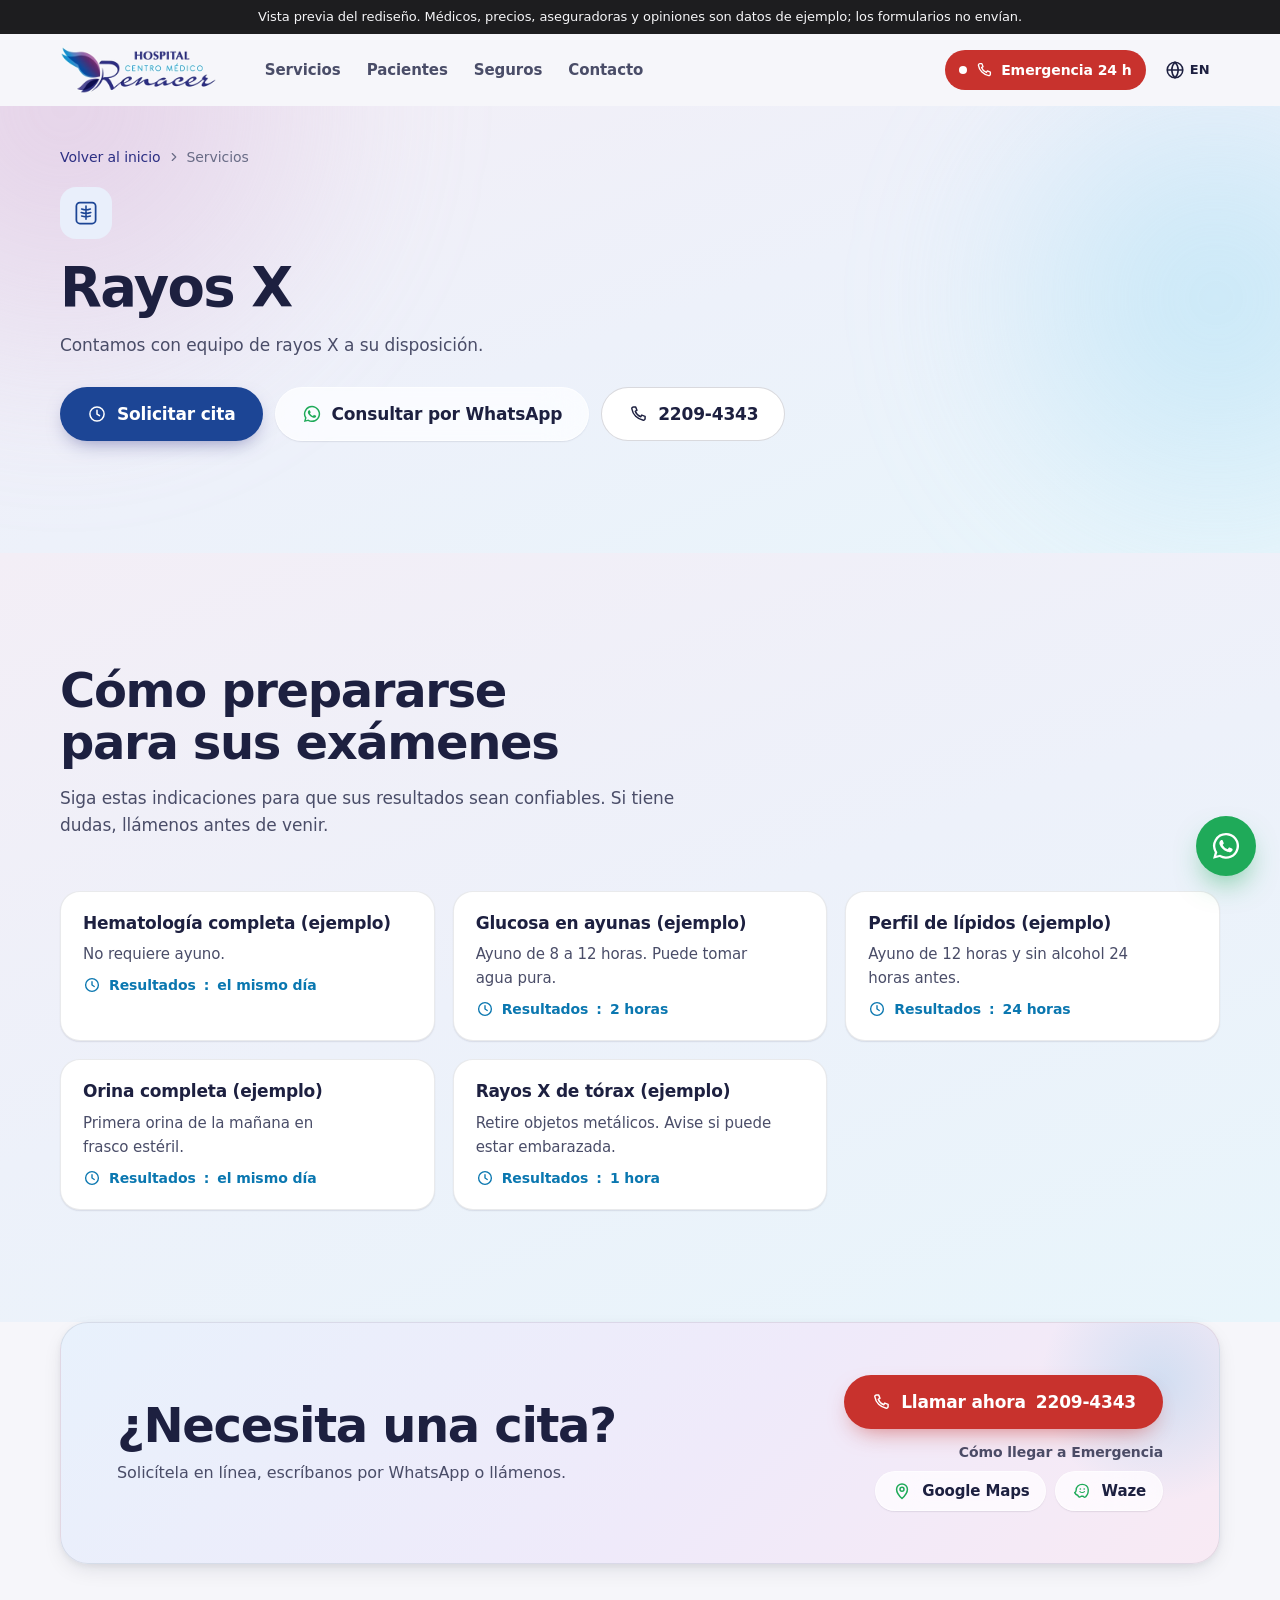
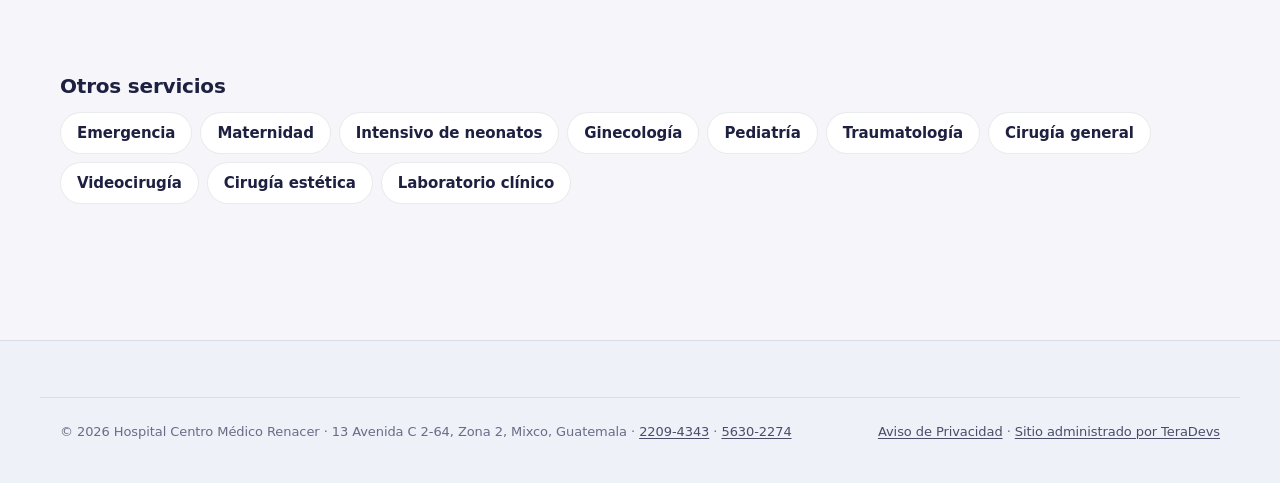
<file: servicio-rayos-x.html>
<!DOCTYPE html>
<html lang="es-GT" data-wa="50256302274">
<head>
<meta charset="UTF-8">
<title id="pageTitle">Rayos X · Hospital Centro Médico Renacer</title>
<meta name="description" content="Contamos con equipo de rayos X a su disposición.">
<meta name="viewport" content="width=device-width, initial-scale=1, viewport-fit=cover">
<meta name="robots" content="noindex, nofollow">
<meta name="theme-color" content="#f7f7fb">
<meta name="color-scheme" content="light">
<link rel="canonical" href="https://cgonzalez2064.github.io/renacer-vista-previa/servicio-rayos-x.html">
<meta property="og:type" content="website">
<meta property="og:locale" content="es_GT">
<meta property="og:site_name" content="Hospital Centro Médico Renacer">
<meta property="og:title" content="Rayos X · Hospital Centro Médico Renacer">
<meta property="og:description" content="Contamos con equipo de rayos X a su disposición.">
<meta property="og:url" content="https://cgonzalez2064.github.io/renacer-vista-previa/servicio-rayos-x.html">
<meta property="og:image" content="https://cgonzalez2064.github.io/renacer-vista-previa/assets/og-image.png">
<meta name="twitter:card" content="summary_large_image">
<link rel="icon" href="assets/favicon.svg" type="image/svg+xml">
<link rel="icon" href="assets/favicon-32.png" sizes="32x32" type="image/png">
<link rel="apple-touch-icon" href="assets/apple-touch-icon.png">
<link rel="manifest" href="site.webmanifest">
<script src="assets/a11y-boot.js?v=13"></script>
<link rel="stylesheet" href="assets/main.css?v=13">
<script type="application/ld+json">{"@context":"https://schema.org","@type":"MedicalWebPage","url":"https://cgonzalez2064.github.io/renacer-vista-previa/servicio-rayos-x.html","name":"Rayos X | Hospital Centro Médico Renacer","description":"Contamos con equipo de rayos X a su disposición.","inLanguage":"es-GT","about":{"@type":"MedicalProcedure","name":"Rayos X","description":"Contamos con equipo de rayos X a su disposición."},"publisher":{"@id":"https://cgonzalez2064.github.io/renacer-vista-previa/#hospital"},"breadcrumb":{"@type":"BreadcrumbList","itemListElement":[{"@type":"ListItem","position":1,"name":"Inicio","item":"https://cgonzalez2064.github.io/renacer-vista-previa/"},{"@type":"ListItem","position":2,"name":"Rayos X","item":"https://cgonzalez2064.github.io/renacer-vista-previa/servicio-rayos-x.html"}]}}</script>
</head>
<body class="service-page" data-page="service"><div role="note" style="position:relative;z-index:9999;background:#1d1d1f;color:#f5f5f7;font:13px/1.4 -apple-system,BlinkMacSystemFont,system-ui,sans-serif;text-align:center;padding:8px 16px">Vista previa del rediseño. Médicos, precios, aseguradoras y opiniones son datos de ejemplo; los formularios no envían.</div>
<a class="skip-link" href="#main" data-i18n="skip">Saltar al contenido</a>

<svg class="sprite" aria-hidden="true" focusable="false" xmlns="http://www.w3.org/2000/svg">
  <symbol id="i-phone" viewBox="0 0 24 24"><path d="M6.6 3.5h2.6l1.5 4-2 1.3a11 11 0 0 0 6.5 6.5l1.3-2 4 1.5v2.6a2 2 0 0 1-2.2 2A16.5 16.5 0 0 1 4.6 5.7a2 2 0 0 1 2-2.2z" fill="none" stroke="currentColor" stroke-width="1.8" stroke-linejoin="round"/></symbol>
  <symbol id="i-wa" viewBox="0 0 24 24"><path fill="currentColor" d="M12 2.2A9.7 9.7 0 0 0 3.6 16.8L2.3 21.6l4.9-1.3A9.7 9.7 0 1 0 12 2.2zm0 17.7a8 8 0 0 1-4.1-1.1l-.3-.2-2.9.8.8-2.8-.2-.3A8 8 0 1 1 12 19.9zm4.4-6c-.2-.1-1.4-.7-1.7-.8-.2-.1-.4-.1-.5.1l-.8 1c-.1.2-.3.2-.5.1a6.6 6.6 0 0 1-3.3-2.9c-.2-.4.2-.4.7-1.3.1-.2 0-.3 0-.4l-.8-1.8c-.2-.5-.4-.4-.5-.4h-.5a.9.9 0 0 0-.6.3 2.7 2.7 0 0 0-.9 2c0 1.2.9 2.4 1 2.5.1.2 1.7 2.6 4.2 3.7 1.6.7 2.2.7 3 .6.5-.1 1.4-.6 1.6-1.2.2-.6.2-1.1.1-1.2l-.5-.3z"/></symbol>
  <symbol id="i-pin" viewBox="0 0 24 24"><path d="M12 21s-6.5-5.6-6.5-11a6.5 6.5 0 0 1 13 0c0 5.4-6.5 11-6.5 11z" fill="none" stroke="currentColor" stroke-width="1.8" stroke-linejoin="round"/><circle cx="12" cy="10" r="2.4" fill="none" stroke="currentColor" stroke-width="1.8"/></symbol>
  <symbol id="i-mail" viewBox="0 0 24 24"><rect x="3" y="5" width="18" height="14" rx="3" fill="none" stroke="currentColor" stroke-width="1.8"/><path d="m4 7 8 6 8-6" fill="none" stroke="currentColor" stroke-width="1.8" stroke-linejoin="round"/></symbol>
  <symbol id="i-clock" viewBox="0 0 24 24"><circle cx="12" cy="12" r="8.5" fill="none" stroke="currentColor" stroke-width="1.8"/><path d="M12 7.5V12l3 2" fill="none" stroke="currentColor" stroke-width="1.8" stroke-linecap="round"/></symbol>
  <symbol id="i-check" viewBox="0 0 24 24"><path d="m5 12.5 4.2 4.2L19 7" fill="none" stroke="currentColor" stroke-width="2.2" stroke-linecap="round" stroke-linejoin="round"/></symbol>
  <symbol id="i-arrow" viewBox="0 0 24 24"><path d="M5 12h13m-5-5 5 5-5 5" fill="none" stroke="currentColor" stroke-width="1.9" stroke-linecap="round" stroke-linejoin="round"/></symbol>
  <symbol id="i-chev" viewBox="0 0 24 24"><path d="m9 6 6 6-6 6" fill="none" stroke="currentColor" stroke-width="2" stroke-linecap="round" stroke-linejoin="round"/></symbol>
  <symbol id="i-close" viewBox="0 0 24 24"><path d="M6 6l12 12M18 6 6 18" fill="none" stroke="currentColor" stroke-width="2" stroke-linecap="round"/></symbol>
  <symbol id="i-menu" viewBox="0 0 24 24"><path d="M4 8h16M4 16h16" fill="none" stroke="currentColor" stroke-width="2" stroke-linecap="round"/></symbol>
  <symbol id="i-a11y" viewBox="0 0 24 24"><circle cx="12" cy="4.6" r="1.9" fill="currentColor"/><path d="M4.5 8.2c2.5.8 5 1.2 7.5 1.2s5-.4 7.5-1.2M12 9.4v4.4m0 0-3 6.4m3-6.4 3 6.4" fill="none" stroke="currentColor" stroke-width="1.9" stroke-linecap="round" stroke-linejoin="round"/></symbol>
  <symbol id="i-globe" viewBox="0 0 24 24"><circle cx="12" cy="12" r="8.5" fill="none" stroke="currentColor" stroke-width="1.7"/><path d="M3.5 12h17M12 3.5c2.4 2.4 3.5 5.2 3.5 8.5s-1.1 6.1-3.5 8.5c-2.4-2.4-3.5-5.2-3.5-8.5S9.6 5.9 12 3.5z" fill="none" stroke="currentColor" stroke-width="1.7"/></symbol>
  <symbol id="i-up" viewBox="0 0 24 24"><path d="m6 14 6-6 6 6" fill="none" stroke="currentColor" stroke-width="2" stroke-linecap="round" stroke-linejoin="round"/></symbol>
  <symbol id="i-download" viewBox="0 0 24 24"><path d="M12 4v11m-4.5-4.5L12 15l4.5-4.5M5 19.5h14" fill="none" stroke="currentColor" stroke-width="1.9" stroke-linecap="round" stroke-linejoin="round"/></symbol>
  <symbol id="i-shield" viewBox="0 0 24 24"><path d="M12 3 5 6v5.5c0 4.3 3 8 7 9.5 4-1.5 7-5.2 7-9.5V6z" fill="none" stroke="currentColor" stroke-width="1.8" stroke-linejoin="round"/><path d="m9 12 2.2 2.2L15.5 10" fill="none" stroke="currentColor" stroke-width="1.8" stroke-linecap="round" stroke-linejoin="round"/></symbol>
  <symbol id="i-fb" viewBox="0 0 24 24"><path fill="currentColor" d="M13.5 21v-7.6h2.6l.4-3h-3V8.5c0-.9.2-1.5 1.5-1.5h1.6V4.3a21 21 0 0 0-2.3-.1c-2.3 0-3.9 1.4-3.9 4v2.2H7.8v3h2.6V21z"/></symbol>
  <symbol id="i-ig" viewBox="0 0 24 24"><rect x="3.5" y="3.5" width="17" height="17" rx="5" fill="none" stroke="currentColor" stroke-width="1.8"/><circle cx="12" cy="12" r="4" fill="none" stroke="currentColor" stroke-width="1.8"/><circle cx="17.2" cy="6.8" r="1.1" fill="currentColor"/></symbol>
  <!-- Service icons -->
  <symbol id="s-1" viewBox="0 0 32 32"><path d="M16 5v22M5 16h22" fill="none" stroke="currentColor" stroke-width="3.2" stroke-linecap="round"/><circle cx="16" cy="16" r="13" fill="none" stroke="currentColor" stroke-width="1.6" opacity=".35"/></symbol>
  <symbol id="s-2" viewBox="0 0 32 32"><path d="M16 27s-10-6.2-10-13.2A5.6 5.6 0 0 1 16 10.4a5.6 5.6 0 0 1 10 3.4C26 20.8 16 27 16 27z" fill="none" stroke="currentColor" stroke-width="2" stroke-linejoin="round"/><circle cx="16" cy="17" r="2.6" fill="currentColor" opacity=".5"/></symbol>
  <symbol id="s-3" viewBox="0 0 32 32"><rect x="5" y="12" width="22" height="12" rx="6" fill="none" stroke="currentColor" stroke-width="2"/><circle cx="12" cy="18" r="2.4" fill="currentColor" opacity=".6"/><path d="M9 12c0-3.9 3.1-6 7-6s7 2.1 7 6M8 27h16" fill="none" stroke="currentColor" stroke-width="2" stroke-linecap="round"/></symbol>
  <symbol id="s-4" viewBox="0 0 32 32"><circle cx="16" cy="12" r="6.5" fill="none" stroke="currentColor" stroke-width="2"/><path d="M16 18.5V28m-4-4h8" fill="none" stroke="currentColor" stroke-width="2" stroke-linecap="round"/></symbol>
  <symbol id="s-5" viewBox="0 0 32 32"><circle cx="16" cy="10" r="4.5" fill="none" stroke="currentColor" stroke-width="2"/><path d="M8 27c0-5 3.6-8.5 8-8.5s8 3.5 8 8.5" fill="none" stroke="currentColor" stroke-width="2" stroke-linecap="round"/><path d="M13.8 9.6c.7.6 1.4.8 2.2.8s1.5-.2 2.2-.8" fill="none" stroke="currentColor" stroke-width="1.6" stroke-linecap="round"/></symbol>
  <symbol id="s-6" viewBox="0 0 32 32"><path d="M11 5.5a3 3 0 0 0-4.2 4.2l1.4 1.4-1.4 1.4a3 3 0 0 0 4.2 4.2L21 26.6a3 3 0 0 0 4.2-4.2L15.3 12.5l1.4-1.4a3 3 0 0 0-4.2-4.2L11 8.3z" fill="none" stroke="currentColor" stroke-width="2" stroke-linejoin="round"/></symbol>
  <symbol id="s-7" viewBox="0 0 32 32"><path d="M6 26 20.5 11.5m-2.8-2.8 5.6 5.6 3.2-3.2a4 4 0 0 0-5.6-5.6z" fill="none" stroke="currentColor" stroke-width="2" stroke-linecap="round" stroke-linejoin="round"/><path d="M5 27l2.5-.6" stroke="currentColor" stroke-width="2" stroke-linecap="round"/></symbol>
  <symbol id="s-8" viewBox="0 0 32 32"><rect x="4" y="8" width="17" height="14" rx="3.5" fill="none" stroke="currentColor" stroke-width="2"/><path d="m21 13.5 7-3.8v12.6l-7-3.8" fill="none" stroke="currentColor" stroke-width="2" stroke-linejoin="round"/><circle cx="12.5" cy="15" r="2.6" fill="currentColor" opacity=".5"/></symbol>
  <symbol id="s-9" viewBox="0 0 32 32"><path d="M16 4.5l2.9 7.1 7.6.5-5.9 4.9 1.9 7.4L16 20.3l-6.5 4.1 1.9-7.4-5.9-4.9 7.6-.5z" fill="none" stroke="currentColor" stroke-width="2" stroke-linejoin="round"/></symbol>
  <symbol id="s-10" viewBox="0 0 32 32"><path d="M12 4.5h8M13.5 4.5v8.2L6.6 24.4A2.4 2.4 0 0 0 8.7 28h14.6a2.4 2.4 0 0 0 2.1-3.6L18.5 12.7V4.5" fill="none" stroke="currentColor" stroke-width="2" stroke-linejoin="round"/><path d="M9.8 20h12.4" stroke="currentColor" stroke-width="2" opacity=".5"/></symbol>
  <symbol id="s-11" viewBox="0 0 32 32"><rect x="5" y="4" width="22" height="24" rx="4" fill="none" stroke="currentColor" stroke-width="2"/><path d="M16 8v15M11 11.5c2 .8 3.5 1 5 1s3-.2 5-1M10.5 15.5c2.2.8 3.8 1 5.5 1s3.3-.2 5.5-1M11 19.5c2 .7 3.5.9 5 .9s3-.2 5-.9" fill="none" stroke="currentColor" stroke-width="1.8" stroke-linecap="round"/></symbol>
  <!-- Facilities (amenities) icons -->
  <symbol id="m-1" viewBox="0 0 24 24"><rect x="4" y="3.5" width="16" height="17" rx="4" fill="none" stroke="currentColor" stroke-width="1.8"/><path d="M10 16.5v-9h3a2.6 2.6 0 0 1 0 5.2h-3" fill="none" stroke="currentColor" stroke-width="1.9" stroke-linecap="round" stroke-linejoin="round"/></symbol>
  <symbol id="m-2" viewBox="0 0 24 24"><path d="M4.5 17h15M6 17a6 6 0 0 1 12 0M12 8.2V6.5M10.5 6.5h3" fill="none" stroke="currentColor" stroke-width="1.8" stroke-linecap="round" stroke-linejoin="round"/></symbol>
  <symbol id="m-3" viewBox="0 0 24 24"><path d="M5 12V9a3 3 0 0 1 3-3h8a3 3 0 0 1 3 3v3M3.5 12.5a1.8 1.8 0 0 1 3.5 0V15h10v-2.5a1.8 1.8 0 0 1 3.5 0V18h-17zM6 18v2M18 18v2" fill="none" stroke="currentColor" stroke-width="1.7" stroke-linejoin="round" stroke-linecap="round"/></symbol>
  <symbol id="m-4" viewBox="0 0 24 24"><rect x="4.5" y="3.5" width="15" height="17" rx="2.5" fill="none" stroke="currentColor" stroke-width="1.8"/><path d="m9 9.5 2-2.2 2 2.2M9 14.5l2 2.2 2-2.2M16 7v10" fill="none" stroke="currentColor" stroke-width="1.7" stroke-linecap="round" stroke-linejoin="round"/></symbol>
  <symbol id="m-5" viewBox="0 0 24 24"><path d="M9 3.5h6M10 3.5v6.2L4.8 18.3A1.8 1.8 0 0 0 6.4 21h11.2a1.8 1.8 0 0 0 1.6-2.7L14 9.7V3.5M7.4 15h9.2" fill="none" stroke="currentColor" stroke-width="1.8" stroke-linejoin="round" stroke-linecap="round"/></symbol>
  <symbol id="m-6" viewBox="0 0 24 24"><rect x="4" y="3" width="16" height="18" rx="3" fill="none" stroke="currentColor" stroke-width="1.8"/><path d="M12 6.5v11M8.5 9c1.3.6 2.3.8 3.5.8s2.2-.2 3.5-.8M8 12.5c1.4.6 2.5.8 4 .8s2.6-.2 4-.8M8.5 16c1.3.5 2.3.7 3.5.7s2.2-.2 3.5-.7" fill="none" stroke="currentColor" stroke-width="1.5" stroke-linecap="round"/></symbol>
  <symbol id="m-7" viewBox="0 0 24 24"><path d="M4 11h16v3a5 5 0 0 1-5 5H9a5 5 0 0 1-5-5zM6 11V8.5a6 6 0 0 1 6-4M7.5 19l-1 2M16.5 19l1 2" fill="none" stroke="currentColor" stroke-width="1.8" stroke-linecap="round" stroke-linejoin="round"/></symbol>
  <symbol id="m-8" viewBox="0 0 24 24"><rect x="3.5" y="9" width="17" height="9" rx="4.5" fill="none" stroke="currentColor" stroke-width="1.8"/><path d="M7 9c0-3 2.2-4.5 5-4.5s5 1.5 5 4.5M6 21h12" fill="none" stroke="currentColor" stroke-width="1.8" stroke-linecap="round"/><circle cx="9" cy="13.5" r="1.6" fill="currentColor"/></symbol>
  <symbol id="m-9" viewBox="0 0 24 24"><path d="M4.5 19.5 15 9m-2-2 4 4 2.4-2.4a2.8 2.8 0 0 0-4-4z" fill="none" stroke="currentColor" stroke-width="1.8" stroke-linecap="round" stroke-linejoin="round"/></symbol>
  <symbol id="m-10" viewBox="0 0 24 24"><path d="M5 9.5h12v4a5 5 0 0 1-5 5H10a5 5 0 0 1-5-5zM17 11h1a2.5 2.5 0 0 1 0 5h-1.5M8.5 3.5c-.7 1 .7 1.8 0 3M12.5 3.5c-.7 1 .7 1.8 0 3" fill="none" stroke="currentColor" stroke-width="1.8" stroke-linecap="round" stroke-linejoin="round"/></symbol>
  <symbol id="m-11" viewBox="0 0 24 24"><path d="M12 2.5v5M9.8 4.7h4.4M5.5 21v-8l6.5-5 6.5 5v8zM10 21v-3.5a2 2 0 0 1 4 0V21" fill="none" stroke="currentColor" stroke-width="1.8" stroke-linecap="round" stroke-linejoin="round"/></symbol>
  <symbol id="m-12" viewBox="0 0 24 24"><path d="M12 3 5 6v5.5c0 4.3 3 8 7 9.5 4-1.5 7-5.2 7-9.5V6z" fill="none" stroke="currentColor" stroke-width="1.8" stroke-linejoin="round"/><circle cx="12" cy="11.5" r="2.3" fill="none" stroke="currentColor" stroke-width="1.6"/></symbol>
  <symbol id="i-waze" viewBox="0 0 24 24"><path d="M19.5 10.5c0-4.1-3.4-6.5-7.2-6.5-4.2 0-7.3 3-7.3 6.8 0 1.6-.6 2.6-1.8 3.2.8 1.6 2.3 2.8 4 3.4a2 2 0 0 0 3.7.9h2.6a2 2 0 0 0 3.8-.8c1.5-1 2.2-3.3 2.2-7z" fill="none" stroke="currentColor" stroke-width="1.7" stroke-linejoin="round"/><circle cx="10" cy="9.6" r="1" fill="currentColor"/><circle cx="14.6" cy="9.6" r="1" fill="currentColor"/><path d="M9.5 12.8c1.4 1.3 4 1.3 5.4 0" fill="none" stroke="currentColor" stroke-width="1.5" stroke-linecap="round"/></symbol>
  <symbol id="i-person" viewBox="0 0 24 24"><circle cx="12" cy="8" r="3.6" fill="none" stroke="currentColor" stroke-width="1.8"/><path d="M5 20c.6-3.8 3.4-6 7-6s6.4 2.2 7 6" fill="none" stroke="currentColor" stroke-width="1.8" stroke-linecap="round"/></symbol>
  <symbol id="i-map" viewBox="0 0 24 24"><path d="m3.5 6.5 5.5-2 6 2 5.5-2v13l-5.5 2-6-2-5.5 2zM9 4.5v13M15 6.5v13" fill="none" stroke="currentColor" stroke-width="1.7" stroke-linejoin="round"/></symbol>
  <symbol id="a-bed" viewBox="0 0 32 32"><path d="M4 8v18M4 21h24v5M4 16h9.5v5M13.5 14.5h10a4.5 4.5 0 0 1 4.5 4.5v2" fill="none" stroke="currentColor" stroke-width="2" stroke-linecap="round" stroke-linejoin="round"/><circle cx="9" cy="12.5" r="2.6" fill="none" stroke="currentColor" stroke-width="2"/></symbol>
  <symbol id="a-cup" viewBox="0 0 32 32"><path d="M6 12h17v6a7 7 0 0 1-7 7h-3a7 7 0 0 1-7-7zM23 14h1.5a3.5 3.5 0 0 1 0 7H22M11 4.5c-1 1.5 1 2.5 0 4M16 4.5c-1 1.5 1 2.5 0 4" fill="none" stroke="currentColor" stroke-width="2" stroke-linecap="round" stroke-linejoin="round"/></symbol>
  <symbol id="a-chapel" viewBox="0 0 32 32"><path d="M16 3v7M13 6h6M7 28V17l9-7 9 7v11zM13 28v-5a3 3 0 0 1 6 0v5" fill="none" stroke="currentColor" stroke-width="2" stroke-linecap="round" stroke-linejoin="round"/></symbol>
  <symbol id="i-search" viewBox="0 0 24 24"><circle cx="11" cy="11" r="6.5" fill="none" stroke="currentColor" stroke-width="1.9"/><path d="m16 16 4.5 4.5" fill="none" stroke="currentColor" stroke-width="1.9" stroke-linecap="round"/></symbol>
  <symbol id="i-alert" viewBox="0 0 16 16"><path fill="currentColor" d="M7.938 2.016A.13.13 0 0 1 8.002 2a.13.13 0 0 1 .063.016.15.15 0 0 1 .054.057l6.857 11.667c.036.06.035.124.002.183a.2.2 0 0 1-.054.06.1.1 0 0 1-.066.017H1.146a.1.1 0 0 1-.066-.017.2.2 0 0 1-.054-.06.18.18 0 0 1 .002-.183L7.884 2.073a.15.15 0 0 1 .054-.057m1.044-.45a1.13 1.13 0 0 0-1.96 0L.165 13.233c-.457.778.091 1.767.98 1.767h13.713c.889 0 1.438-.99.98-1.767z"/><path fill="currentColor" d="M7.002 12a1 1 0 1 1 2 0 1 1 0 0 1-2 0M7.1 5.995a.905.905 0 1 1 1.8 0l-.35 3.507a.552.552 0 0 1-1.1 0z"/></symbol>
  <symbol id="i-info" viewBox="0 0 24 24"><circle cx="12" cy="12" r="8.5" fill="none" stroke="currentColor" stroke-width="1.8"/><path d="M12 11v5.5M12 7.6v.1" fill="none" stroke="currentColor" stroke-width="2" stroke-linecap="round"/></symbol>
  <symbol id="i-star" viewBox="0 0 24 24"><path fill="currentColor" d="m12 3.2 2.6 5.5 6 .8-4.4 4.1 1.1 5.9L12 16.6l-5.3 2.9 1.1-5.9-4.4-4.1 6-.8z"/></symbol>
</svg>

<header class="site-header" id="siteHeader">
  <div class="container header-inner">
    <a class="brand" href="./" data-i18n-attr="aria-label:brand.aria" aria-label="Hospital Centro Médico Renacer, ir al inicio">
      <picture class="brand-logo"><img src="assets/img/brand/logo.webp" width="392" height="120" alt="Hospital Centro Médico Renacer"></picture>
    </a>
    <nav class="nav-desktop" aria-label="Principal">
      <a href="./#servicios" data-i18n="nav.services">Servicios</a>
      <a href="./#pacientes" data-i18n="nav.patients">Pacientes</a>
      <a href="./#seguros" data-i18n="nav.insurance">Seguros</a>
      <a href="./#contacto" data-i18n="nav.contact">Contacto</a>
    </nav>
    <div class="header-actions">
      <a class="pill pill-emergency" href="tel:+50222094343" data-i18n-attr="aria-label:hero.cta1" aria-label="Llamar a emergencia"><span class="pulse" aria-hidden="true"></span><svg aria-hidden="true"><use href="#i-phone"/></svg><span data-i18n="nav.emergency">Emergencia 24 h</span></a>
      <button type="button" class="icon-btn lang-btn" id="langToggle" data-lang-toggle data-i18n-attr="aria-label:lang.toggle_aria" aria-label="Cambiar idioma a inglés"><svg aria-hidden="true"><use href="#i-globe"/></svg><span>EN</span></button>
    </div>
  </div>
</header>

<main id="main">
  <section class="section svc-hero">
    <div class="hero-bg" aria-hidden="true"><span class="orb orb-a"></span><span class="orb orb-b"></span></div>
    <div class="container svc-hero-inner">
      <nav class="crumbs" aria-label="Ruta"><a href="./" data-i18n="svcpage.back">Volver al inicio</a> <svg aria-hidden="true"><use href="#i-chev"/></svg> <span data-i18n="nav.services">Servicios</span></nav>
      <span class="service-icon svc-icon" aria-hidden="true"><svg><use href="#s-11"/></svg></span>
      <h1 data-i18n="service11.title">Rayos X</h1>
      <p class="lead" data-i18n="service11.desc">Contamos con equipo de rayos X a su disposición.</p>
      <div class="hero-ctas">
        <a class="btn btn-primary btn-lg" href="./?especialidad=service11#citas" data-appt-spec="service11"><svg aria-hidden="true"><use href="#i-clock"/></svg><span data-i18n="appt.submit">Solicitar cita</span></a>
        <a class="btn btn-glass btn-lg" data-wa="service11.title" href="https://wa.me/50256302274?text=Hola%2C%20quisiera%20informaci%C3%B3n%20sobre%20rayos%20x%20en%20el%20Hospital%20Centro%20M%C3%A9dico%20Renacer." target="_blank" rel="noopener noreferrer"><svg aria-hidden="true"><use href="#i-wa"/></svg><span data-i18n="services.cta">Consultar por WhatsApp</span></a>
        <a class="btn btn-ghost btn-lg" href="tel:+50222094343"><svg aria-hidden="true"><use href="#i-phone"/></svg><span class="nowrap">2209&#8209;4343</span></a>
      </div>
    </div>
  </section>

  <section class="section labprep" aria-labelledby="svcExams">
    <div class="container">
      <div class="section-head reveal"><h2 id="svcExams" data-i18n="labprep.title">Cómo prepararse para sus exámenes</h2><p class="lead" data-i18n="labprep.desc">Siga estas indicaciones para que sus resultados sean confiables. Si tiene dudas, llámenos antes de venir.</p></div>
      <ul class="exams-grid">
        <li class="exam card reveal i1"><h3 data-i18n="exam1.name">Hematología completa (ejemplo)</h3><p data-i18n="exam1.prep">No requiere ayuno.</p><p class="exam-time"><svg aria-hidden="true"><use href="#i-clock"/></svg><span data-i18n="labprep.time">Resultados</span>: <span data-i18n="exam1.time">el mismo día</span></p></li>
        <li class="exam card reveal i2"><h3 data-i18n="exam2.name">Glucosa en ayunas (ejemplo)</h3><p data-i18n="exam2.prep">Ayuno de 8 a 12 horas. Puede tomar agua pura.</p><p class="exam-time"><svg aria-hidden="true"><use href="#i-clock"/></svg><span data-i18n="labprep.time">Resultados</span>: <span data-i18n="exam2.time">2 horas</span></p></li>
        <li class="exam card reveal i3"><h3 data-i18n="exam3.name">Perfil de lípidos (ejemplo)</h3><p data-i18n="exam3.prep">Ayuno de 12 horas y sin alcohol 24 horas antes.</p><p class="exam-time"><svg aria-hidden="true"><use href="#i-clock"/></svg><span data-i18n="labprep.time">Resultados</span>: <span data-i18n="exam3.time">24 horas</span></p></li>
        <li class="exam card reveal i1"><h3 data-i18n="exam4.name">Orina completa (ejemplo)</h3><p data-i18n="exam4.prep">Primera orina de la mañana en frasco estéril.</p><p class="exam-time"><svg aria-hidden="true"><use href="#i-clock"/></svg><span data-i18n="labprep.time">Resultados</span>: <span data-i18n="exam4.time">el mismo día</span></p></li>
        <li class="exam card reveal i2"><h3 data-i18n="exam5.name">Rayos X de tórax (ejemplo)</h3><p data-i18n="exam5.prep">Retire objetos metálicos. Avise si puede estar embarazada.</p><p class="exam-time"><svg aria-hidden="true"><use href="#i-clock"/></svg><span data-i18n="labprep.time">Resultados</span>: <span data-i18n="exam5.time">1 hora</span></p></li>
      </ul>
    </div>
  </section>

  <section class="section cta-band" aria-labelledby="svcCta">
    <div class="container">
      <div class="cta-inner reveal">
        <div>
          <h2 id="svcCta" data-i18n="svcpage.request_title">¿Necesita una cita?</h2>
          <p data-i18n="svcpage.request_desc">Solicítela en línea, escríbanos por WhatsApp o llámenos.</p>
        </div>
        <div class="cta-actions">
          <a class="btn btn-emergency btn-lg" href="tel:+50222094343"><svg aria-hidden="true"><use href="#i-phone"/></svg><span data-i18n="ctabanner.cta">Llamar ahora</span> <span class="nowrap">2209&#8209;4343</span></a>
          <p class="cta-directions"><span class="cta-dir-label" data-i18n="ctabanner.directions">Cómo llegar a Emergencia</span> <a class="btn btn-glass btn-small" href="https://www.google.com/maps/search/?api=1&query=Hospital+Centro+M%C3%A9dico+Renacer+13+Avenida+C+2-64+Zona+2+Mixco" target="_blank" rel="noopener noreferrer"><svg aria-hidden="true"><use href="#i-pin"/></svg><span>Google Maps</span></a> <a class="btn btn-glass btn-small" href="https://waze.com/ul?q=13%20Avenida%20C%202-64%20Zona%202%20Mixco%20Guatemala&navigate=yes" target="_blank" rel="noopener noreferrer"><svg aria-hidden="true"><use href="#i-waze"/></svg><span>Waze</span></a></p>
        </div>
      </div>
    </div>
  </section>

  <section class="section svc-other" aria-labelledby="svcOther">
    <div class="container">
      <h2 id="svcOther" class="h3-like" data-i18n="svcpage.more_services">Otros servicios</h2>
      <ul class="svc-other-list">
          <li><a href="servicio-emergencia.html" data-i18n="service1.title">Emergencia</a></li>
          <li><a href="servicio-maternidad.html" data-i18n="service2.title">Maternidad</a></li>
          <li><a href="servicio-neonatos.html" data-i18n="service3.title">Intensivo de neonatos</a></li>
          <li><a href="servicio-ginecologia.html" data-i18n="service4.title">Ginecología</a></li>
          <li><a href="servicio-pediatria.html" data-i18n="service5.title">Pediatría</a></li>
          <li><a href="servicio-traumatologia.html" data-i18n="service6.title">Traumatología</a></li>
          <li><a href="servicio-cirugia-general.html" data-i18n="service7.title">Cirugía general</a></li>
          <li><a href="servicio-videocirugia.html" data-i18n="service8.title">Videocirugía</a></li>
          <li><a href="servicio-cirugia-estetica.html" data-i18n="service9.title">Cirugía estética</a></li>
          <li><a href="servicio-laboratorio-clinico.html" data-i18n="service10.title">Laboratorio clínico</a></li>
      </ul>
    </div>
  </section>
</main>

<footer class="site-footer">
  <div class="container footer-bottom">
    <p>© <span id="year">2026</span> Hospital Centro Médico Renacer · 13 Avenida C 2-64, Zona 2, Mixco, Guatemala · <a href="tel:+50222094343">2209&#8209;4343</a> · <a href="tel:+50256302274">5630&#8209;2274</a></p>
    <p><a href="privacy-notice.html" data-i18n="footer.privacy_link">Aviso de Privacidad</a> · <a href="https://www.teradevsgt.com/" target="_blank" rel="noopener noreferrer" data-i18n="footer.made_by">Sitio administrado por TeraDevs</a></p>
  </div>
</footer>

<nav class="action-bar" data-i18n-attr="aria-label:actions.aria" aria-label="Acciones rápidas">
  <a href="tel:+50222094343" class="ab-call"><svg aria-hidden="true"><use href="#i-phone"/></svg><span data-i18n="actions.emergency">Emergencia</span></a>
  <a href="https://wa.me/50256302274?text=Hola%2C%20quisiera%20informaci%C3%B3n%20sobre%20los%20servicios%20del%20Hospital%20Centro%20M%C3%A9dico%20Renacer." data-wa="" target="_blank" rel="noopener noreferrer" class="ab-wa"><svg aria-hidden="true"><use href="#i-wa"/></svg><span data-i18n="actions.whatsapp">WhatsApp</span></a>
  <a href="https://www.google.com/maps/search/?api=1&query=Hospital+Centro+M%C3%A9dico+Renacer+13+Avenida+C+2-64+Zona+2+Mixco" target="_blank" rel="noopener noreferrer"><svg aria-hidden="true"><use href="#i-pin"/></svg><span data-i18n="actions.directions">Cómo llegar</span></a>
</nav>
<a class="wa-fab" id="whatsappFab" data-wa="" href="https://wa.me/50256302274?text=Hola%2C%20quisiera%20informaci%C3%B3n%20sobre%20los%20servicios%20del%20Hospital%20Centro%20M%C3%A9dico%20Renacer." target="_blank" rel="noopener noreferrer" data-i18n-attr="aria-label:whatsapp.aria" aria-label="Escríbanos por WhatsApp (se abre en una pestaña nueva)"><svg aria-hidden="true"><use href="#i-wa"/></svg></a>
<button type="button" class="back-to-top" id="backToTop" data-i18n-attr="aria-label:backtotop.aria" aria-label="Volver arriba"><svg aria-hidden="true"><use href="#i-up"/></svg></button>

<script type="application/json" id="siteContent">{"v":1,"i18n":{"es":{"media.service1.alt":"Médico tomando la presión a una paciente en su cama","media.service2.alt":"Familia visitando a una mamá en una habitación de maternidad","media.service3.alt":"Pie de un recién nacido con sensor de monitoreo en el intensivo","media.service4.alt":"Paciente conversando con su ginecólogo en la clínica","media.service5.alt":"Niño en su cama mientras le toman la presión","media.service6.alt":"Especialista revisando la rodilla de un paciente","media.service7.alt":"Equipo de cirujanos operando en quirófano","media.service8.alt":"Cirujano usando el microscopio quirúrgico","media.service9.alt":"Rostro de paciente marcado para un procedimiento estético","media.service10.alt":"Químico biólogo trabajando con el microscopio del laboratorio","media.proj1.card.alt":"Habitación suite con sala para las visitas","media.proj2.card.alt":"Incubadora con fototerapia de luz azul","media.proj3.card.alt":"Equipo quirúrgico durante una operación","media.proj4.card.alt":"Sala de espera junto a la sala cuna","media.proj5.card.alt":"Cafetería del tercer nivel","media.proj6.card.alt":"Capilla del hospital","media.about.alt":"Equipo de médicos, enfermeras y personal del hospital","media.hero1.alt":"Familia visitando a una mamá y su recién nacido en la habitación","media.hero2.alt":"Enfermera acompañando a una paciente","media.hero3.alt":"Incubadora con fototerapia en el intensivo de recién nacidos","media.maternity.alt":"Mamá cargando a su bebé recién nacido en la habitación","notice.text":"AVISO DE PRUEBA: el 24 y 31 de diciembre la consulta externa atiende de 7:00 a 12:00. Emergencia sigue 24 horas.","doctor1.specialty":"Ginecología y obstetricia","doctor1.hours":"Lun a vie, 8:00–12:00","doctor1.bio":"Médica de ejemplo: control prenatal y parto humanizado.","doctor2.specialty":"Pediatría","doctor2.hours":"Lun a sáb, 14:00–18:00","doctor2.bio":"Médico de ejemplo: control de niño sano y vacunas.","doctor3.specialty":"Cirugía general","doctor3.hours":"Mar y jue, 9:00–13:00","doctor3.bio":"Cirujana de ejemplo: vesícula, hernias y apendicitis.","doctor4.specialty":"Traumatología y ortopedia","doctor4.hours":"Lun, mié y vie, 15:00–19:00","doctor4.bio":"Médico de ejemplo: fracturas, rodilla y columna.","doctor5.specialty":"Medicina de emergencia","doctor5.hours":"Turnos de 24 horas","doctor5.bio":"Médica de ejemplo del equipo de emergencia.","doctor6.specialty":"Ginecología","doctor6.hours":"Sáb, 8:00–12:00","doctor6.bio":"Médico de ejemplo: ultrasonido y colposcopia.","appt.title":"Solicite su cita en línea","pkg1.name":"Parto normal (ejemplo)","pkg1.badge":"Más solicitado","pkg1.desc":"Paquete de ejemplo con precio ficticio.","pkg1.includes":"Habitación privada 24 h; Atención del pediatra; Medicamentos básicos; Alimentación de la mamá","pkg2.name":"Cesárea (ejemplo)","pkg2.desc":"Paquete de ejemplo con precio ficticio.","pkg2.includes":"Habitación privada 48 h; Sala de operaciones; Anestesia; Cuidado del recién nacido","pkg3.name":"Chequeo ejecutivo (ejemplo)","pkg3.desc":"Exámenes de rutina de ejemplo.","pkg3.includes":"Hematología completa; Química sanguínea; Rayos X de tórax; Consulta de resultados","comp.title":"Qué puede traer el acompañante (ejemplo)","comp1":"Una muda de ropa y artículos de higiene personal.","comp2":"Un suéter o manta ligera: las habitaciones son frescas.","comp3":"Cargador de teléfono. No se permiten alimentos para el paciente sin autorización.","exam1.name":"Hematología completa (ejemplo)","exam1.prep":"No requiere ayuno.","exam1.time":"el mismo día","exam2.name":"Glucosa en ayunas (ejemplo)","exam2.prep":"Ayuno de 8 a 12 horas. Puede tomar agua pura.","exam2.time":"2 horas","exam3.name":"Perfil de lípidos (ejemplo)","exam3.prep":"Ayuno de 12 horas y sin alcohol 24 horas antes.","exam3.time":"24 horas","exam4.name":"Orina completa (ejemplo)","exam4.prep":"Primera orina de la mañana en frasco estéril.","exam4.time":"el mismo día","exam5.name":"Rayos X de tórax (ejemplo)","exam5.prep":"Retire objetos metálicos. Avise si puede estar embarazada.","exam5.time":"1 hora","inshow.title":"Cómo usar su seguro (ejemplo)","inshow1":"Presente su carné del seguro y su DPI en admisión.","inshow2":"Admisión solicita la carta de garantía o preautorización a su aseguradora.","inshow3":"Usted cubre solo el deducible y el coaseguro de su póliza.","insck.title":"Verifique su cobertura antes de venir","review1.text":"Opinión de ejemplo: la atención en emergencia fue rápida y muy humana.","review1.when":"hace 2 semanas","review2.text":"Opinión de ejemplo: mi parto fue tranquilo y las enfermeras siempre estuvieron pendientes.","review2.when":"hace 1 mes","review3.text":"Opinión de ejemplo: instalaciones limpias; la espera en laboratorio fue un poco larga.","review3.when":"hace 3 meses"},"en":{"media.service1.alt":"Doctor taking a patient’s blood pressure at her bedside","media.service2.alt":"Family visiting a new mother in a maternity room","media.service3.alt":"Newborn’s foot with a monitoring sensor in the NICU","media.service4.alt":"Patient talking with her gynaecologist in the clinic","media.service5.alt":"Child in bed having his blood pressure taken","media.service6.alt":"Specialist examining a patient’s knee","media.service7.alt":"Surgical team operating in the theatre","media.service8.alt":"Surgeon using the surgical microscope","media.service9.alt":"Patient’s face marked for a cosmetic procedure","media.service10.alt":"Lab scientist working at the laboratory microscope","media.proj1.card.alt":"Suite room with a sitting area for visitors","media.proj2.card.alt":"Incubator with blue-light phototherapy","media.proj3.card.alt":"Surgical team during an operation","media.proj4.card.alt":"Waiting room next to the nursery","media.proj5.card.alt":"Third-floor cafeteria","media.proj6.card.alt":"Hospital chapel","media.about.alt":"The hospital’s team of doctors, nurses and staff","media.hero1.alt":"Family visiting a new mother and her baby in the room","media.hero2.alt":"Nurse caring for a patient","media.hero3.alt":"Incubator with phototherapy in the newborn intensive care unit","media.maternity.alt":"Mother holding her newborn baby in the room","notice.text":"TEST NOTICE: on December 24 and 31 outpatient clinics open 7:00–12:00. The ER stays open 24 hours.","doctor1.specialty":"Gynaecology and obstetrics","doctor1.hours":"Mon–Fri, 8:00–12:00","doctor1.bio":"Sample doctor: prenatal care and humanised birth.","doctor2.specialty":"Paediatrics","doctor2.hours":"Mon–Sat, 14:00–18:00","doctor2.bio":"Sample doctor: well-child checkups and vaccines.","doctor3.specialty":"General surgery","doctor3.hours":"Tue \u0026 Thu, 9:00–13:00","doctor3.bio":"Sample surgeon: gallbladder, hernia and appendix.","doctor4.specialty":"Traumatology and orthopaedics","doctor4.hours":"Mon, Wed \u0026 Fri, 15:00–19:00","doctor4.bio":"Sample doctor: fractures, knee and spine.","doctor5.specialty":"Emergency medicine","doctor5.hours":"24-hour shifts","doctor5.bio":"Sample doctor on the emergency team.","doctor6.specialty":"Gynaecology","doctor6.hours":"Sat, 8:00–12:00","doctor6.bio":"Sample doctor: ultrasound and colposcopy.","appt.title":"Request your appointment online","pkg1.name":"Normal delivery (example)","pkg1.badge":"Most requested","pkg1.desc":"Sample package with a made-up price.","pkg1.includes":"Private room 24 h; Paediatrician care; Basic medication; Meals for mom","pkg2.name":"C-section (example)","pkg2.desc":"Sample package with a made-up price.","pkg2.includes":"Private room 48 h; Operating room; Anaesthesia; Newborn care","pkg3.name":"Executive checkup (example)","pkg3.desc":"Sample routine tests.","pkg3.includes":"Complete blood count; Blood chemistry; Chest X-ray; Results consultation","comp.title":"What companions may bring (example)","comp1":"A change of clothes and toiletries.","comp2":"A sweater or light blanket: rooms are cool.","comp3":"A phone charger. No food for the patient without authorisation.","exam1.name":"Complete blood count (example)","exam1.prep":"No fasting needed.","exam1.time":"same day","exam2.name":"Fasting glucose (example)","exam2.prep":"Fast 8 to 12 hours. You may drink plain water.","exam2.time":"2 hours","exam3.name":"Lipid panel (example)","exam3.prep":"12-hour fast and no alcohol for 24 hours before.","exam3.time":"24 hours","exam4.name":"Urinalysis (example)","exam4.prep":"First morning urine in a sterile cup.","exam4.time":"same day","exam5.name":"Chest X-ray (example)","exam5.prep":"Remove metal objects. Tell us if you may be pregnant.","exam5.time":"1 hour","inshow.title":"How to use your insurance (example)","inshow1":"Show your insurance card and ID at admissions.","inshow2":"Admissions requests the guarantee letter or pre-authorisation from your insurer.","inshow3":"You only pay your policy deductible and co-insurance.","insck.title":"Check your coverage before you come","review1.text":"Sample review: the ER care was fast and very kind.","review1.when":"2 weeks ago","review2.text":"Sample review: my delivery was calm and the nurses were always attentive.","review2.when":"1 month ago","review3.text":"Sample review: clean facilities; the wait at the lab was a bit long.","review3.when":"3 months ago"}},"images":{"assets/img/site/hab-suite.webp":{"alt":{"es":"Habitación suite con sala para las visitas","en":"Suite room with a sitting area for visitors"},"srcset":"assets/img/site/hab-suite.webp 740w"},"assets/img/site/hab-privada-1.webp":{"alt":{"es":"Habitación privada con sofá para acompañante","en":"Private room with a sofa for a companion"},"srcset":"assets/img/site/hab-privada-1.webp 740w"},"assets/img/site/hab-privada-2.webp":{"alt":{"es":"Familia visitando a una paciente en su habitación","en":"Family visiting a patient in her room"},"srcset":"assets/img/site/hab-privada-2.webp 740w"},"assets/img/site/hab-privada-3.webp":{"alt":{"es":"Habitación privada con baño propio","en":"Private room with its own bathroom"},"srcset":"assets/img/site/hab-privada-3.webp 740w"},"assets/img/site/hab-semiprivada.webp":{"alt":{"es":"Habitación semiprivada para dos pacientes","en":"Semi-private room for two patients"},"srcset":"assets/img/site/hab-semiprivada.webp 740w"},"assets/img/site/neo-fototerapia.webp":{"alt":{"es":"Incubadora con fototerapia de luz azul","en":"Incubator with blue-light phototherapy"},"srcset":"assets/img/site/neo-fototerapia.webp 740w"},"assets/img/site/neo-salacuna.webp":{"alt":{"es":"Enfermera en la sala cuna junto a las cunas","en":"Nurse in the nursery beside the cribs"},"srcset":"assets/img/site/neo-salacuna.webp 740w"},"assets/img/site/neo-enfermera.webp":{"alt":{"es":"Enfermera de la sala cuna entre dos cunas","en":"Nursery nurse between two cribs"},"srcset":"assets/img/site/neo-enfermera.webp 740w"},"assets/img/site/neo-bebe.webp":{"alt":{"es":"Recién nacido bajo monitoreo","en":"Newborn under monitoring"},"srcset":"assets/img/site/neo-bebe.webp 740w"},"assets/img/site/qx-sala.webp":{"alt":{"es":"Equipo quirúrgico durante una operación","en":"Surgical team during an operation"},"srcset":"assets/img/site/qx-sala.webp 740w"},"assets/img/site/qx-video.webp":{"alt":{"es":"Cirujano en el microscopio quirúrgico","en":"Surgeon at the surgical microscope"},"srcset":"assets/img/site/qx-video.webp 740w"},"assets/img/site/rec-espera.webp":{"alt":{"es":"Sala de espera junto a la sala cuna","en":"Waiting room next to the nursery"},"srcset":"assets/img/site/rec-espera.webp 740w"},"assets/img/site/rec-recepcion.webp":{"alt":{"es":"Recepción del hospital","en":"Hospital reception desk"},"srcset":"assets/img/site/rec-recepcion.webp 800w"},"assets/img/site/rec-pasillo-1.webp":{"alt":{"es":"Pasillo de hospitalización","en":"Inpatient corridor"},"srcset":"assets/img/site/rec-pasillo-1.webp 740w"},"assets/img/site/rec-pasillo-2.webp":{"alt":{"es":"Pasillo amplio e iluminado","en":"Wide, bright corridor"},"srcset":"assets/img/site/rec-pasillo-2.webp 740w"},"assets/img/site/rec-pasillo-3.webp":{"alt":{"es":"Pasillo hacia las habitaciones","en":"Corridor leading to the rooms"},"srcset":"assets/img/site/rec-pasillo-3.webp 740w"},"assets/img/site/fam-cafeteria.webp":{"alt":{"es":"Cafetería del tercer nivel","en":"Third-floor cafeteria"},"srcset":"assets/img/site/fam-cafeteria.webp 720w"},"assets/img/site/fam-ninos-1.webp":{"alt":{"es":"Área de juegos para niños","en":"Children’s play area"},"srcset":"assets/img/site/fam-ninos-1.webp 740w"},"assets/img/site/fam-ninos-2.webp":{"alt":{"es":"Niños jugando en el área infantil","en":"Children playing in the play area"},"srcset":"assets/img/site/fam-ninos-2.webp 740w"},"assets/img/site/fam-ninos-3.webp":{"alt":{"es":"Rincón de juegos con casita y libros","en":"Play corner with a toy house and books"},"srcset":"assets/img/site/fam-ninos-3.webp 740w"},"assets/img/site/capilla-1.webp":{"alt":{"es":"Capilla del hospital","en":"Hospital chapel"},"srcset":"assets/img/site/capilla-1.webp 740w"},"assets/img/site/capilla-2.webp":{"alt":{"es":"Altar de la capilla","en":"Chapel altar"},"srcset":"assets/img/site/capilla-2.webp 740w"}}}</script>
<script src="assets/main.js?v=13" defer></script>
<script src="assets/stats.js?v=13" defer></script>
</body>
</html>
</file>
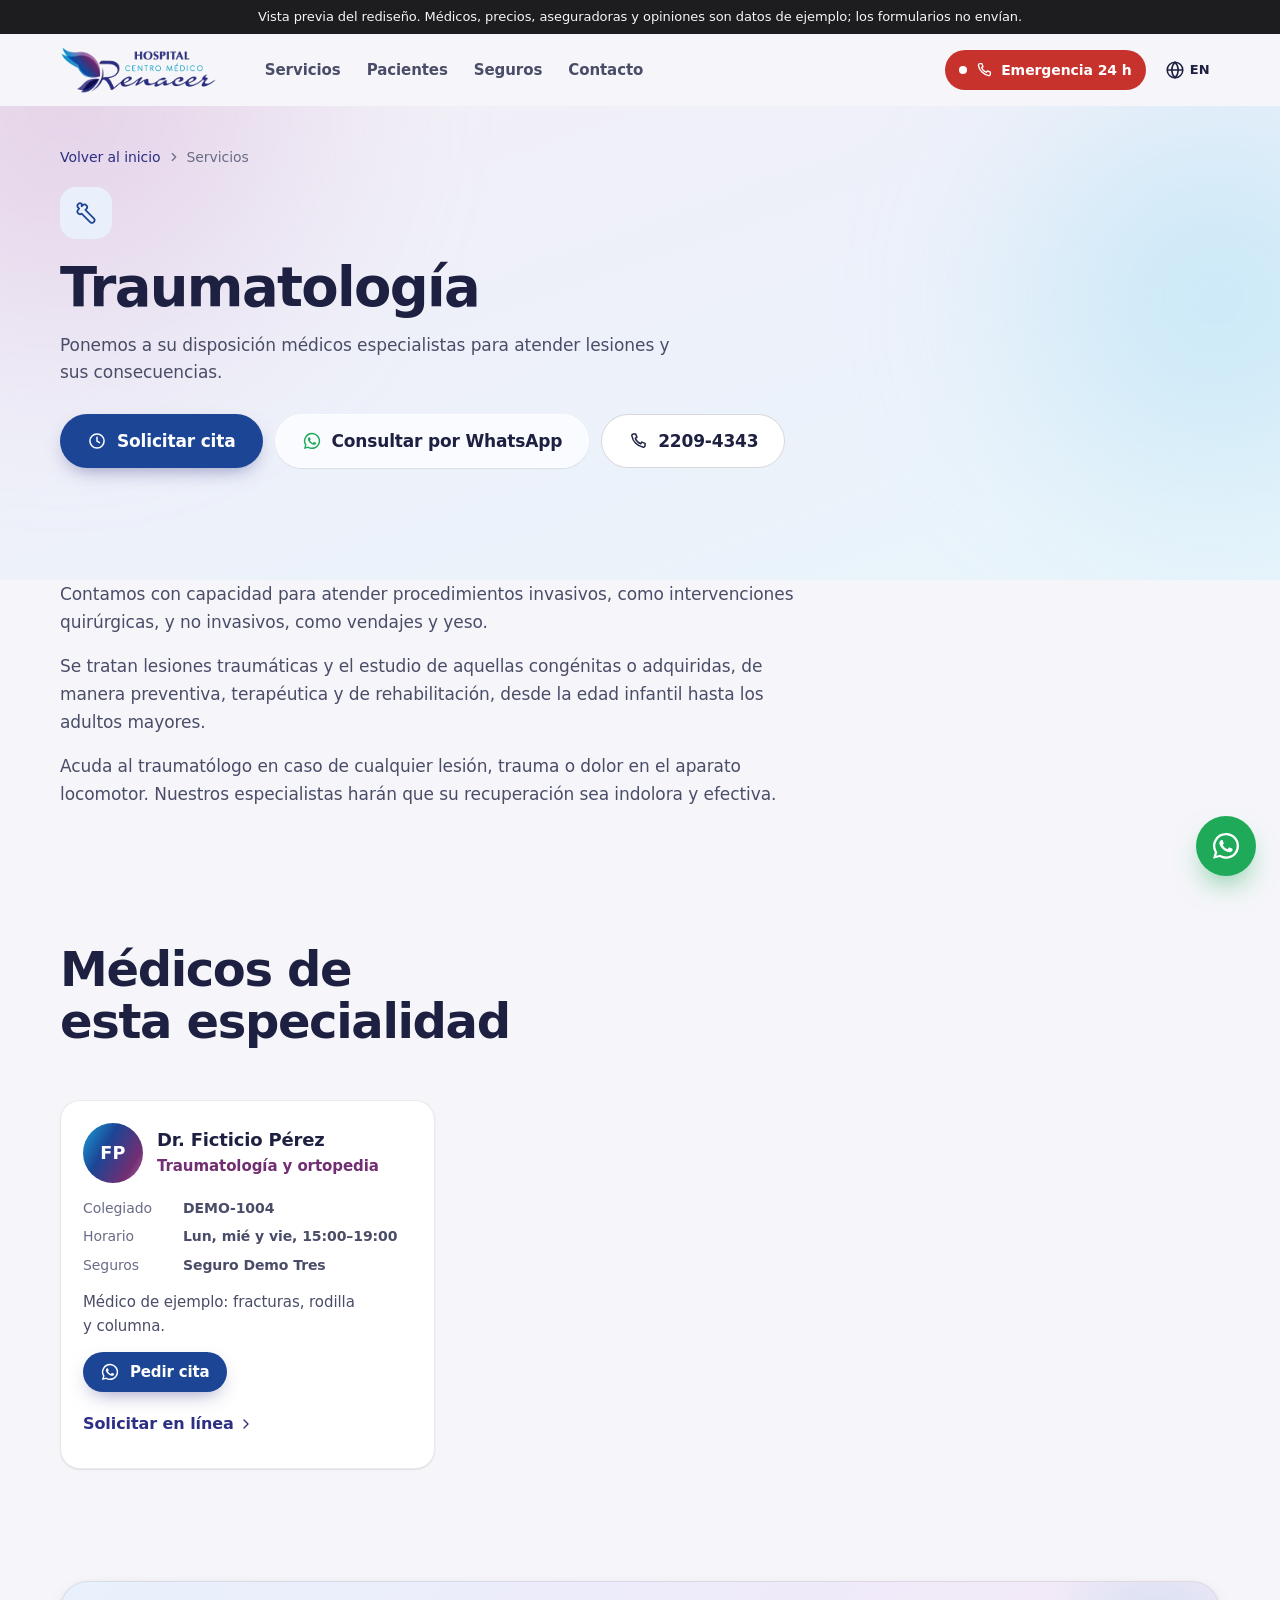
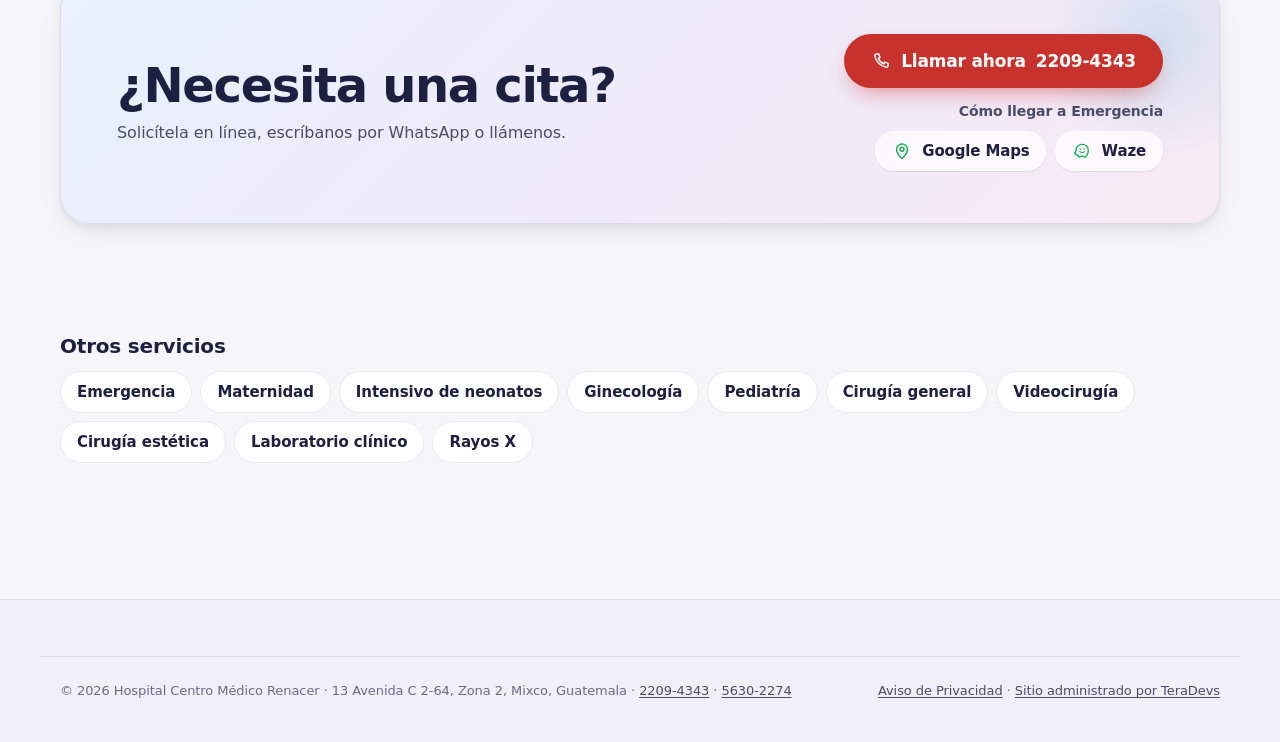
<file: servicio-traumatologia.html>
<!DOCTYPE html>
<html lang="es-GT" data-wa="50256302274">
<head>
<meta charset="UTF-8">
<title id="pageTitle">Traumatología · Hospital Centro Médico Renacer</title>
<meta name="description" content="Ponemos a su disposición médicos especialistas para atender lesiones y sus consecuencias.">
<meta name="viewport" content="width=device-width, initial-scale=1, viewport-fit=cover">
<meta name="robots" content="noindex, nofollow">
<meta name="theme-color" content="#f7f7fb">
<meta name="color-scheme" content="light">
<link rel="canonical" href="https://cgonzalez2064.github.io/renacer-vista-previa/servicio-traumatologia.html">
<meta property="og:type" content="website">
<meta property="og:locale" content="es_GT">
<meta property="og:site_name" content="Hospital Centro Médico Renacer">
<meta property="og:title" content="Traumatología · Hospital Centro Médico Renacer">
<meta property="og:description" content="Ponemos a su disposición médicos especialistas para atender lesiones y sus consecuencias.">
<meta property="og:url" content="https://cgonzalez2064.github.io/renacer-vista-previa/servicio-traumatologia.html">
<meta property="og:image" content="https://cgonzalez2064.github.io/renacer-vista-previa/assets/og-image.png">
<meta name="twitter:card" content="summary_large_image">
<link rel="icon" href="assets/favicon.svg" type="image/svg+xml">
<link rel="icon" href="assets/favicon-32.png" sizes="32x32" type="image/png">
<link rel="apple-touch-icon" href="assets/apple-touch-icon.png">
<link rel="manifest" href="site.webmanifest">
<script src="assets/a11y-boot.js?v=13"></script>
<link rel="stylesheet" href="assets/main.css?v=13">
<script type="application/ld+json">{"@context":"https://schema.org","@type":"MedicalWebPage","url":"https://cgonzalez2064.github.io/renacer-vista-previa/servicio-traumatologia.html","name":"Traumatología | Hospital Centro Médico Renacer","description":"Ponemos a su disposición médicos especialistas para atender lesiones y sus consecuencias.","inLanguage":"es-GT","about":{"@type":"MedicalProcedure","name":"Traumatología","description":"Ponemos a su disposición médicos especialistas para atender lesiones y sus consecuencias."},"publisher":{"@id":"https://cgonzalez2064.github.io/renacer-vista-previa/#hospital"},"breadcrumb":{"@type":"BreadcrumbList","itemListElement":[{"@type":"ListItem","position":1,"name":"Inicio","item":"https://cgonzalez2064.github.io/renacer-vista-previa/"},{"@type":"ListItem","position":2,"name":"Traumatología","item":"https://cgonzalez2064.github.io/renacer-vista-previa/servicio-traumatologia.html"}]}}</script>
</head>
<body class="service-page" data-page="service"><div role="note" style="position:relative;z-index:9999;background:#1d1d1f;color:#f5f5f7;font:13px/1.4 -apple-system,BlinkMacSystemFont,system-ui,sans-serif;text-align:center;padding:8px 16px">Vista previa del rediseño. Médicos, precios, aseguradoras y opiniones son datos de ejemplo; los formularios no envían.</div>
<a class="skip-link" href="#main" data-i18n="skip">Saltar al contenido</a>

<svg class="sprite" aria-hidden="true" focusable="false" xmlns="http://www.w3.org/2000/svg">
  <symbol id="i-phone" viewBox="0 0 24 24"><path d="M6.6 3.5h2.6l1.5 4-2 1.3a11 11 0 0 0 6.5 6.5l1.3-2 4 1.5v2.6a2 2 0 0 1-2.2 2A16.5 16.5 0 0 1 4.6 5.7a2 2 0 0 1 2-2.2z" fill="none" stroke="currentColor" stroke-width="1.8" stroke-linejoin="round"/></symbol>
  <symbol id="i-wa" viewBox="0 0 24 24"><path fill="currentColor" d="M12 2.2A9.7 9.7 0 0 0 3.6 16.8L2.3 21.6l4.9-1.3A9.7 9.7 0 1 0 12 2.2zm0 17.7a8 8 0 0 1-4.1-1.1l-.3-.2-2.9.8.8-2.8-.2-.3A8 8 0 1 1 12 19.9zm4.4-6c-.2-.1-1.4-.7-1.7-.8-.2-.1-.4-.1-.5.1l-.8 1c-.1.2-.3.2-.5.1a6.6 6.6 0 0 1-3.3-2.9c-.2-.4.2-.4.7-1.3.1-.2 0-.3 0-.4l-.8-1.8c-.2-.5-.4-.4-.5-.4h-.5a.9.9 0 0 0-.6.3 2.7 2.7 0 0 0-.9 2c0 1.2.9 2.4 1 2.5.1.2 1.7 2.6 4.2 3.7 1.6.7 2.2.7 3 .6.5-.1 1.4-.6 1.6-1.2.2-.6.2-1.1.1-1.2l-.5-.3z"/></symbol>
  <symbol id="i-pin" viewBox="0 0 24 24"><path d="M12 21s-6.5-5.6-6.5-11a6.5 6.5 0 0 1 13 0c0 5.4-6.5 11-6.5 11z" fill="none" stroke="currentColor" stroke-width="1.8" stroke-linejoin="round"/><circle cx="12" cy="10" r="2.4" fill="none" stroke="currentColor" stroke-width="1.8"/></symbol>
  <symbol id="i-mail" viewBox="0 0 24 24"><rect x="3" y="5" width="18" height="14" rx="3" fill="none" stroke="currentColor" stroke-width="1.8"/><path d="m4 7 8 6 8-6" fill="none" stroke="currentColor" stroke-width="1.8" stroke-linejoin="round"/></symbol>
  <symbol id="i-clock" viewBox="0 0 24 24"><circle cx="12" cy="12" r="8.5" fill="none" stroke="currentColor" stroke-width="1.8"/><path d="M12 7.5V12l3 2" fill="none" stroke="currentColor" stroke-width="1.8" stroke-linecap="round"/></symbol>
  <symbol id="i-check" viewBox="0 0 24 24"><path d="m5 12.5 4.2 4.2L19 7" fill="none" stroke="currentColor" stroke-width="2.2" stroke-linecap="round" stroke-linejoin="round"/></symbol>
  <symbol id="i-arrow" viewBox="0 0 24 24"><path d="M5 12h13m-5-5 5 5-5 5" fill="none" stroke="currentColor" stroke-width="1.9" stroke-linecap="round" stroke-linejoin="round"/></symbol>
  <symbol id="i-chev" viewBox="0 0 24 24"><path d="m9 6 6 6-6 6" fill="none" stroke="currentColor" stroke-width="2" stroke-linecap="round" stroke-linejoin="round"/></symbol>
  <symbol id="i-close" viewBox="0 0 24 24"><path d="M6 6l12 12M18 6 6 18" fill="none" stroke="currentColor" stroke-width="2" stroke-linecap="round"/></symbol>
  <symbol id="i-menu" viewBox="0 0 24 24"><path d="M4 8h16M4 16h16" fill="none" stroke="currentColor" stroke-width="2" stroke-linecap="round"/></symbol>
  <symbol id="i-a11y" viewBox="0 0 24 24"><circle cx="12" cy="4.6" r="1.9" fill="currentColor"/><path d="M4.5 8.2c2.5.8 5 1.2 7.5 1.2s5-.4 7.5-1.2M12 9.4v4.4m0 0-3 6.4m3-6.4 3 6.4" fill="none" stroke="currentColor" stroke-width="1.9" stroke-linecap="round" stroke-linejoin="round"/></symbol>
  <symbol id="i-globe" viewBox="0 0 24 24"><circle cx="12" cy="12" r="8.5" fill="none" stroke="currentColor" stroke-width="1.7"/><path d="M3.5 12h17M12 3.5c2.4 2.4 3.5 5.2 3.5 8.5s-1.1 6.1-3.5 8.5c-2.4-2.4-3.5-5.2-3.5-8.5S9.6 5.9 12 3.5z" fill="none" stroke="currentColor" stroke-width="1.7"/></symbol>
  <symbol id="i-up" viewBox="0 0 24 24"><path d="m6 14 6-6 6 6" fill="none" stroke="currentColor" stroke-width="2" stroke-linecap="round" stroke-linejoin="round"/></symbol>
  <symbol id="i-download" viewBox="0 0 24 24"><path d="M12 4v11m-4.5-4.5L12 15l4.5-4.5M5 19.5h14" fill="none" stroke="currentColor" stroke-width="1.9" stroke-linecap="round" stroke-linejoin="round"/></symbol>
  <symbol id="i-shield" viewBox="0 0 24 24"><path d="M12 3 5 6v5.5c0 4.3 3 8 7 9.5 4-1.5 7-5.2 7-9.5V6z" fill="none" stroke="currentColor" stroke-width="1.8" stroke-linejoin="round"/><path d="m9 12 2.2 2.2L15.5 10" fill="none" stroke="currentColor" stroke-width="1.8" stroke-linecap="round" stroke-linejoin="round"/></symbol>
  <symbol id="i-fb" viewBox="0 0 24 24"><path fill="currentColor" d="M13.5 21v-7.6h2.6l.4-3h-3V8.5c0-.9.2-1.5 1.5-1.5h1.6V4.3a21 21 0 0 0-2.3-.1c-2.3 0-3.9 1.4-3.9 4v2.2H7.8v3h2.6V21z"/></symbol>
  <symbol id="i-ig" viewBox="0 0 24 24"><rect x="3.5" y="3.5" width="17" height="17" rx="5" fill="none" stroke="currentColor" stroke-width="1.8"/><circle cx="12" cy="12" r="4" fill="none" stroke="currentColor" stroke-width="1.8"/><circle cx="17.2" cy="6.8" r="1.1" fill="currentColor"/></symbol>
  <!-- Service icons -->
  <symbol id="s-1" viewBox="0 0 32 32"><path d="M16 5v22M5 16h22" fill="none" stroke="currentColor" stroke-width="3.2" stroke-linecap="round"/><circle cx="16" cy="16" r="13" fill="none" stroke="currentColor" stroke-width="1.6" opacity=".35"/></symbol>
  <symbol id="s-2" viewBox="0 0 32 32"><path d="M16 27s-10-6.2-10-13.2A5.6 5.6 0 0 1 16 10.4a5.6 5.6 0 0 1 10 3.4C26 20.8 16 27 16 27z" fill="none" stroke="currentColor" stroke-width="2" stroke-linejoin="round"/><circle cx="16" cy="17" r="2.6" fill="currentColor" opacity=".5"/></symbol>
  <symbol id="s-3" viewBox="0 0 32 32"><rect x="5" y="12" width="22" height="12" rx="6" fill="none" stroke="currentColor" stroke-width="2"/><circle cx="12" cy="18" r="2.4" fill="currentColor" opacity=".6"/><path d="M9 12c0-3.9 3.1-6 7-6s7 2.1 7 6M8 27h16" fill="none" stroke="currentColor" stroke-width="2" stroke-linecap="round"/></symbol>
  <symbol id="s-4" viewBox="0 0 32 32"><circle cx="16" cy="12" r="6.5" fill="none" stroke="currentColor" stroke-width="2"/><path d="M16 18.5V28m-4-4h8" fill="none" stroke="currentColor" stroke-width="2" stroke-linecap="round"/></symbol>
  <symbol id="s-5" viewBox="0 0 32 32"><circle cx="16" cy="10" r="4.5" fill="none" stroke="currentColor" stroke-width="2"/><path d="M8 27c0-5 3.6-8.5 8-8.5s8 3.5 8 8.5" fill="none" stroke="currentColor" stroke-width="2" stroke-linecap="round"/><path d="M13.8 9.6c.7.6 1.4.8 2.2.8s1.5-.2 2.2-.8" fill="none" stroke="currentColor" stroke-width="1.6" stroke-linecap="round"/></symbol>
  <symbol id="s-6" viewBox="0 0 32 32"><path d="M11 5.5a3 3 0 0 0-4.2 4.2l1.4 1.4-1.4 1.4a3 3 0 0 0 4.2 4.2L21 26.6a3 3 0 0 0 4.2-4.2L15.3 12.5l1.4-1.4a3 3 0 0 0-4.2-4.2L11 8.3z" fill="none" stroke="currentColor" stroke-width="2" stroke-linejoin="round"/></symbol>
  <symbol id="s-7" viewBox="0 0 32 32"><path d="M6 26 20.5 11.5m-2.8-2.8 5.6 5.6 3.2-3.2a4 4 0 0 0-5.6-5.6z" fill="none" stroke="currentColor" stroke-width="2" stroke-linecap="round" stroke-linejoin="round"/><path d="M5 27l2.5-.6" stroke="currentColor" stroke-width="2" stroke-linecap="round"/></symbol>
  <symbol id="s-8" viewBox="0 0 32 32"><rect x="4" y="8" width="17" height="14" rx="3.5" fill="none" stroke="currentColor" stroke-width="2"/><path d="m21 13.5 7-3.8v12.6l-7-3.8" fill="none" stroke="currentColor" stroke-width="2" stroke-linejoin="round"/><circle cx="12.5" cy="15" r="2.6" fill="currentColor" opacity=".5"/></symbol>
  <symbol id="s-9" viewBox="0 0 32 32"><path d="M16 4.5l2.9 7.1 7.6.5-5.9 4.9 1.9 7.4L16 20.3l-6.5 4.1 1.9-7.4-5.9-4.9 7.6-.5z" fill="none" stroke="currentColor" stroke-width="2" stroke-linejoin="round"/></symbol>
  <symbol id="s-10" viewBox="0 0 32 32"><path d="M12 4.5h8M13.5 4.5v8.2L6.6 24.4A2.4 2.4 0 0 0 8.7 28h14.6a2.4 2.4 0 0 0 2.1-3.6L18.5 12.7V4.5" fill="none" stroke="currentColor" stroke-width="2" stroke-linejoin="round"/><path d="M9.8 20h12.4" stroke="currentColor" stroke-width="2" opacity=".5"/></symbol>
  <symbol id="s-11" viewBox="0 0 32 32"><rect x="5" y="4" width="22" height="24" rx="4" fill="none" stroke="currentColor" stroke-width="2"/><path d="M16 8v15M11 11.5c2 .8 3.5 1 5 1s3-.2 5-1M10.5 15.5c2.2.8 3.8 1 5.5 1s3.3-.2 5.5-1M11 19.5c2 .7 3.5.9 5 .9s3-.2 5-.9" fill="none" stroke="currentColor" stroke-width="1.8" stroke-linecap="round"/></symbol>
  <!-- Facilities (amenities) icons -->
  <symbol id="m-1" viewBox="0 0 24 24"><rect x="4" y="3.5" width="16" height="17" rx="4" fill="none" stroke="currentColor" stroke-width="1.8"/><path d="M10 16.5v-9h3a2.6 2.6 0 0 1 0 5.2h-3" fill="none" stroke="currentColor" stroke-width="1.9" stroke-linecap="round" stroke-linejoin="round"/></symbol>
  <symbol id="m-2" viewBox="0 0 24 24"><path d="M4.5 17h15M6 17a6 6 0 0 1 12 0M12 8.2V6.5M10.5 6.5h3" fill="none" stroke="currentColor" stroke-width="1.8" stroke-linecap="round" stroke-linejoin="round"/></symbol>
  <symbol id="m-3" viewBox="0 0 24 24"><path d="M5 12V9a3 3 0 0 1 3-3h8a3 3 0 0 1 3 3v3M3.5 12.5a1.8 1.8 0 0 1 3.5 0V15h10v-2.5a1.8 1.8 0 0 1 3.5 0V18h-17zM6 18v2M18 18v2" fill="none" stroke="currentColor" stroke-width="1.7" stroke-linejoin="round" stroke-linecap="round"/></symbol>
  <symbol id="m-4" viewBox="0 0 24 24"><rect x="4.5" y="3.5" width="15" height="17" rx="2.5" fill="none" stroke="currentColor" stroke-width="1.8"/><path d="m9 9.5 2-2.2 2 2.2M9 14.5l2 2.2 2-2.2M16 7v10" fill="none" stroke="currentColor" stroke-width="1.7" stroke-linecap="round" stroke-linejoin="round"/></symbol>
  <symbol id="m-5" viewBox="0 0 24 24"><path d="M9 3.5h6M10 3.5v6.2L4.8 18.3A1.8 1.8 0 0 0 6.4 21h11.2a1.8 1.8 0 0 0 1.6-2.7L14 9.7V3.5M7.4 15h9.2" fill="none" stroke="currentColor" stroke-width="1.8" stroke-linejoin="round" stroke-linecap="round"/></symbol>
  <symbol id="m-6" viewBox="0 0 24 24"><rect x="4" y="3" width="16" height="18" rx="3" fill="none" stroke="currentColor" stroke-width="1.8"/><path d="M12 6.5v11M8.5 9c1.3.6 2.3.8 3.5.8s2.2-.2 3.5-.8M8 12.5c1.4.6 2.5.8 4 .8s2.6-.2 4-.8M8.5 16c1.3.5 2.3.7 3.5.7s2.2-.2 3.5-.7" fill="none" stroke="currentColor" stroke-width="1.5" stroke-linecap="round"/></symbol>
  <symbol id="m-7" viewBox="0 0 24 24"><path d="M4 11h16v3a5 5 0 0 1-5 5H9a5 5 0 0 1-5-5zM6 11V8.5a6 6 0 0 1 6-4M7.5 19l-1 2M16.5 19l1 2" fill="none" stroke="currentColor" stroke-width="1.8" stroke-linecap="round" stroke-linejoin="round"/></symbol>
  <symbol id="m-8" viewBox="0 0 24 24"><rect x="3.5" y="9" width="17" height="9" rx="4.5" fill="none" stroke="currentColor" stroke-width="1.8"/><path d="M7 9c0-3 2.2-4.5 5-4.5s5 1.5 5 4.5M6 21h12" fill="none" stroke="currentColor" stroke-width="1.8" stroke-linecap="round"/><circle cx="9" cy="13.5" r="1.6" fill="currentColor"/></symbol>
  <symbol id="m-9" viewBox="0 0 24 24"><path d="M4.5 19.5 15 9m-2-2 4 4 2.4-2.4a2.8 2.8 0 0 0-4-4z" fill="none" stroke="currentColor" stroke-width="1.8" stroke-linecap="round" stroke-linejoin="round"/></symbol>
  <symbol id="m-10" viewBox="0 0 24 24"><path d="M5 9.5h12v4a5 5 0 0 1-5 5H10a5 5 0 0 1-5-5zM17 11h1a2.5 2.5 0 0 1 0 5h-1.5M8.5 3.5c-.7 1 .7 1.8 0 3M12.5 3.5c-.7 1 .7 1.8 0 3" fill="none" stroke="currentColor" stroke-width="1.8" stroke-linecap="round" stroke-linejoin="round"/></symbol>
  <symbol id="m-11" viewBox="0 0 24 24"><path d="M12 2.5v5M9.8 4.7h4.4M5.5 21v-8l6.5-5 6.5 5v8zM10 21v-3.5a2 2 0 0 1 4 0V21" fill="none" stroke="currentColor" stroke-width="1.8" stroke-linecap="round" stroke-linejoin="round"/></symbol>
  <symbol id="m-12" viewBox="0 0 24 24"><path d="M12 3 5 6v5.5c0 4.3 3 8 7 9.5 4-1.5 7-5.2 7-9.5V6z" fill="none" stroke="currentColor" stroke-width="1.8" stroke-linejoin="round"/><circle cx="12" cy="11.5" r="2.3" fill="none" stroke="currentColor" stroke-width="1.6"/></symbol>
  <symbol id="i-waze" viewBox="0 0 24 24"><path d="M19.5 10.5c0-4.1-3.4-6.5-7.2-6.5-4.2 0-7.3 3-7.3 6.8 0 1.6-.6 2.6-1.8 3.2.8 1.6 2.3 2.8 4 3.4a2 2 0 0 0 3.7.9h2.6a2 2 0 0 0 3.8-.8c1.5-1 2.2-3.3 2.2-7z" fill="none" stroke="currentColor" stroke-width="1.7" stroke-linejoin="round"/><circle cx="10" cy="9.6" r="1" fill="currentColor"/><circle cx="14.6" cy="9.6" r="1" fill="currentColor"/><path d="M9.5 12.8c1.4 1.3 4 1.3 5.4 0" fill="none" stroke="currentColor" stroke-width="1.5" stroke-linecap="round"/></symbol>
  <symbol id="i-person" viewBox="0 0 24 24"><circle cx="12" cy="8" r="3.6" fill="none" stroke="currentColor" stroke-width="1.8"/><path d="M5 20c.6-3.8 3.4-6 7-6s6.4 2.2 7 6" fill="none" stroke="currentColor" stroke-width="1.8" stroke-linecap="round"/></symbol>
  <symbol id="i-map" viewBox="0 0 24 24"><path d="m3.5 6.5 5.5-2 6 2 5.5-2v13l-5.5 2-6-2-5.5 2zM9 4.5v13M15 6.5v13" fill="none" stroke="currentColor" stroke-width="1.7" stroke-linejoin="round"/></symbol>
  <symbol id="a-bed" viewBox="0 0 32 32"><path d="M4 8v18M4 21h24v5M4 16h9.5v5M13.5 14.5h10a4.5 4.5 0 0 1 4.5 4.5v2" fill="none" stroke="currentColor" stroke-width="2" stroke-linecap="round" stroke-linejoin="round"/><circle cx="9" cy="12.5" r="2.6" fill="none" stroke="currentColor" stroke-width="2"/></symbol>
  <symbol id="a-cup" viewBox="0 0 32 32"><path d="M6 12h17v6a7 7 0 0 1-7 7h-3a7 7 0 0 1-7-7zM23 14h1.5a3.5 3.5 0 0 1 0 7H22M11 4.5c-1 1.5 1 2.5 0 4M16 4.5c-1 1.5 1 2.5 0 4" fill="none" stroke="currentColor" stroke-width="2" stroke-linecap="round" stroke-linejoin="round"/></symbol>
  <symbol id="a-chapel" viewBox="0 0 32 32"><path d="M16 3v7M13 6h6M7 28V17l9-7 9 7v11zM13 28v-5a3 3 0 0 1 6 0v5" fill="none" stroke="currentColor" stroke-width="2" stroke-linecap="round" stroke-linejoin="round"/></symbol>
  <symbol id="i-search" viewBox="0 0 24 24"><circle cx="11" cy="11" r="6.5" fill="none" stroke="currentColor" stroke-width="1.9"/><path d="m16 16 4.5 4.5" fill="none" stroke="currentColor" stroke-width="1.9" stroke-linecap="round"/></symbol>
  <symbol id="i-alert" viewBox="0 0 16 16"><path fill="currentColor" d="M7.938 2.016A.13.13 0 0 1 8.002 2a.13.13 0 0 1 .063.016.15.15 0 0 1 .054.057l6.857 11.667c.036.06.035.124.002.183a.2.2 0 0 1-.054.06.1.1 0 0 1-.066.017H1.146a.1.1 0 0 1-.066-.017.2.2 0 0 1-.054-.06.18.18 0 0 1 .002-.183L7.884 2.073a.15.15 0 0 1 .054-.057m1.044-.45a1.13 1.13 0 0 0-1.96 0L.165 13.233c-.457.778.091 1.767.98 1.767h13.713c.889 0 1.438-.99.98-1.767z"/><path fill="currentColor" d="M7.002 12a1 1 0 1 1 2 0 1 1 0 0 1-2 0M7.1 5.995a.905.905 0 1 1 1.8 0l-.35 3.507a.552.552 0 0 1-1.1 0z"/></symbol>
  <symbol id="i-info" viewBox="0 0 24 24"><circle cx="12" cy="12" r="8.5" fill="none" stroke="currentColor" stroke-width="1.8"/><path d="M12 11v5.5M12 7.6v.1" fill="none" stroke="currentColor" stroke-width="2" stroke-linecap="round"/></symbol>
  <symbol id="i-star" viewBox="0 0 24 24"><path fill="currentColor" d="m12 3.2 2.6 5.5 6 .8-4.4 4.1 1.1 5.9L12 16.6l-5.3 2.9 1.1-5.9-4.4-4.1 6-.8z"/></symbol>
</svg>

<header class="site-header" id="siteHeader">
  <div class="container header-inner">
    <a class="brand" href="./" data-i18n-attr="aria-label:brand.aria" aria-label="Hospital Centro Médico Renacer, ir al inicio">
      <picture class="brand-logo"><img src="assets/img/brand/logo.webp" width="392" height="120" alt="Hospital Centro Médico Renacer"></picture>
    </a>
    <nav class="nav-desktop" aria-label="Principal">
      <a href="./#servicios" data-i18n="nav.services">Servicios</a>
      <a href="./#pacientes" data-i18n="nav.patients">Pacientes</a>
      <a href="./#seguros" data-i18n="nav.insurance">Seguros</a>
      <a href="./#contacto" data-i18n="nav.contact">Contacto</a>
    </nav>
    <div class="header-actions">
      <a class="pill pill-emergency" href="tel:+50222094343" data-i18n-attr="aria-label:hero.cta1" aria-label="Llamar a emergencia"><span class="pulse" aria-hidden="true"></span><svg aria-hidden="true"><use href="#i-phone"/></svg><span data-i18n="nav.emergency">Emergencia 24 h</span></a>
      <button type="button" class="icon-btn lang-btn" id="langToggle" data-lang-toggle data-i18n-attr="aria-label:lang.toggle_aria" aria-label="Cambiar idioma a inglés"><svg aria-hidden="true"><use href="#i-globe"/></svg><span>EN</span></button>
    </div>
  </div>
</header>

<main id="main">
  <section class="section svc-hero">
    <div class="hero-bg" aria-hidden="true"><span class="orb orb-a"></span><span class="orb orb-b"></span></div>
    <div class="container svc-hero-inner">
      <nav class="crumbs" aria-label="Ruta"><a href="./" data-i18n="svcpage.back">Volver al inicio</a> <svg aria-hidden="true"><use href="#i-chev"/></svg> <span data-i18n="nav.services">Servicios</span></nav>
      <span class="service-icon svc-icon" aria-hidden="true"><svg><use href="#s-6"/></svg></span>
      <h1 data-i18n="service6.title">Traumatología</h1>
      <p class="lead" data-i18n="service6.desc">Ponemos a su disposición médicos especialistas para atender lesiones y sus consecuencias.</p>
      <div class="hero-ctas">
        <a class="btn btn-primary btn-lg" href="./?especialidad=service6#citas" data-appt-spec="service6"><svg aria-hidden="true"><use href="#i-clock"/></svg><span data-i18n="appt.submit">Solicitar cita</span></a>
        <a class="btn btn-glass btn-lg" data-wa="service6.title" href="https://wa.me/50256302274?text=Hola%2C%20quisiera%20informaci%C3%B3n%20sobre%20traumatolog%C3%ADa%20en%20el%20Hospital%20Centro%20M%C3%A9dico%20Renacer." target="_blank" rel="noopener noreferrer"><svg aria-hidden="true"><use href="#i-wa"/></svg><span data-i18n="services.cta">Consultar por WhatsApp</span></a>
        <a class="btn btn-ghost btn-lg" href="tel:+50222094343"><svg aria-hidden="true"><use href="#i-phone"/></svg><span class="nowrap">2209&#8209;4343</span></a>
      </div>
    </div>
  </section>

  <section class="section svc-body">
    <div class="container svc-text reveal" data-i18n-paras="service6.more">
        <p>Contamos con capacidad para atender procedimientos invasivos, como intervenciones quirúrgicas, y no invasivos, como vendajes y yeso.</p>
        <p>Se tratan lesiones traumáticas y el estudio de aquellas congénitas o adquiridas, de manera preventiva, terapéutica y de rehabilitación, desde la edad infantil hasta los adultos mayores.</p>
        <p>Acuda al traumatólogo en caso de cualquier lesión, trauma o dolor en el aparato locomotor. Nuestros especialistas harán que su recuperación sea indolora y efectiva.</p>
    </div>
  </section>

  <section class="section doctors" aria-labelledby="svcDoctors">
    <div class="container">
      <div class="section-head reveal"><h2 id="svcDoctors" data-i18n="svcpage.doctors">Médicos de esta especialidad</h2></div>
      <ul class="doctors-grid">
        <li class="doctor-card card reveal" data-spec="traumatologia y ortopedia" data-search="dr ficticio perez traumatologia y ortopedia traumatology and orthopaedics"><div class="doc-head"><span class="doc-avatar" aria-hidden="true">FP</span><div><h3 class="doc-name">Dr. Ficticio Pérez</h3><p class="doc-spec" data-i18n="doctor4.specialty">Traumatología y ortopedia</p></div></div><dl class="doc-meta"><div><dt data-i18n="doctors.license">Colegiado</dt><dd>DEMO-1004</dd></div><div><dt data-i18n="doctors.hours">Horario</dt><dd data-i18n="doctor4.hours">Lun, mié y vie, 15:00–19:00</dd></div><div><dt data-i18n="doctors.insurers">Seguros</dt><dd>Seguro Demo Tres</dd></div></dl><p class="doc-bio" data-i18n="doctor4.bio">Médico de ejemplo: fracturas, rodilla y columna.</p><div class="doc-actions"><a class="btn btn-primary btn-small" data-wa-doc="doctor4" data-doc-name="Dr. Ficticio Pérez" href="https://wa.me/50256302274?text=Hola%2C%20quisiera%20una%20cita%20con%20Dr.%20Ficticio%20P%C3%A9rez%20%28Traumatolog%C3%ADa%20y%20ortopedia%29%20en%20el%20Hospital%20Centro%20M%C3%A9dico%20Renacer." target="_blank" rel="noopener noreferrer"><svg aria-hidden="true"><use href="#i-wa"/></svg><span data-i18n="doctors.cta">Pedir cita</span></a><a class="text-link" href="./?medico=doctor4#citas" data-appt-doctor="doctor4" data-appt-spec="service6"><span data-i18n="doctors.request">Solicitar en línea</span><svg aria-hidden="true"><use href="#i-chev"/></svg></a></div></li>
      </ul>
    </div>
  </section>

  <section class="section cta-band" aria-labelledby="svcCta">
    <div class="container">
      <div class="cta-inner reveal">
        <div>
          <h2 id="svcCta" data-i18n="svcpage.request_title">¿Necesita una cita?</h2>
          <p data-i18n="svcpage.request_desc">Solicítela en línea, escríbanos por WhatsApp o llámenos.</p>
        </div>
        <div class="cta-actions">
          <a class="btn btn-emergency btn-lg" href="tel:+50222094343"><svg aria-hidden="true"><use href="#i-phone"/></svg><span data-i18n="ctabanner.cta">Llamar ahora</span> <span class="nowrap">2209&#8209;4343</span></a>
          <p class="cta-directions"><span class="cta-dir-label" data-i18n="ctabanner.directions">Cómo llegar a Emergencia</span> <a class="btn btn-glass btn-small" href="https://www.google.com/maps/search/?api=1&query=Hospital+Centro+M%C3%A9dico+Renacer+13+Avenida+C+2-64+Zona+2+Mixco" target="_blank" rel="noopener noreferrer"><svg aria-hidden="true"><use href="#i-pin"/></svg><span>Google Maps</span></a> <a class="btn btn-glass btn-small" href="https://waze.com/ul?q=13%20Avenida%20C%202-64%20Zona%202%20Mixco%20Guatemala&navigate=yes" target="_blank" rel="noopener noreferrer"><svg aria-hidden="true"><use href="#i-waze"/></svg><span>Waze</span></a></p>
        </div>
      </div>
    </div>
  </section>

  <section class="section svc-other" aria-labelledby="svcOther">
    <div class="container">
      <h2 id="svcOther" class="h3-like" data-i18n="svcpage.more_services">Otros servicios</h2>
      <ul class="svc-other-list">
          <li><a href="servicio-emergencia.html" data-i18n="service1.title">Emergencia</a></li>
          <li><a href="servicio-maternidad.html" data-i18n="service2.title">Maternidad</a></li>
          <li><a href="servicio-neonatos.html" data-i18n="service3.title">Intensivo de neonatos</a></li>
          <li><a href="servicio-ginecologia.html" data-i18n="service4.title">Ginecología</a></li>
          <li><a href="servicio-pediatria.html" data-i18n="service5.title">Pediatría</a></li>
          <li><a href="servicio-cirugia-general.html" data-i18n="service7.title">Cirugía general</a></li>
          <li><a href="servicio-videocirugia.html" data-i18n="service8.title">Videocirugía</a></li>
          <li><a href="servicio-cirugia-estetica.html" data-i18n="service9.title">Cirugía estética</a></li>
          <li><a href="servicio-laboratorio-clinico.html" data-i18n="service10.title">Laboratorio clínico</a></li>
          <li><a href="servicio-rayos-x.html" data-i18n="service11.title">Rayos X</a></li>
      </ul>
    </div>
  </section>
</main>

<footer class="site-footer">
  <div class="container footer-bottom">
    <p>© <span id="year">2026</span> Hospital Centro Médico Renacer · 13 Avenida C 2-64, Zona 2, Mixco, Guatemala · <a href="tel:+50222094343">2209&#8209;4343</a> · <a href="tel:+50256302274">5630&#8209;2274</a></p>
    <p><a href="privacy-notice.html" data-i18n="footer.privacy_link">Aviso de Privacidad</a> · <a href="https://www.teradevsgt.com/" target="_blank" rel="noopener noreferrer" data-i18n="footer.made_by">Sitio administrado por TeraDevs</a></p>
  </div>
</footer>

<nav class="action-bar" data-i18n-attr="aria-label:actions.aria" aria-label="Acciones rápidas">
  <a href="tel:+50222094343" class="ab-call"><svg aria-hidden="true"><use href="#i-phone"/></svg><span data-i18n="actions.emergency">Emergencia</span></a>
  <a href="https://wa.me/50256302274?text=Hola%2C%20quisiera%20informaci%C3%B3n%20sobre%20los%20servicios%20del%20Hospital%20Centro%20M%C3%A9dico%20Renacer." data-wa="" target="_blank" rel="noopener noreferrer" class="ab-wa"><svg aria-hidden="true"><use href="#i-wa"/></svg><span data-i18n="actions.whatsapp">WhatsApp</span></a>
  <a href="https://www.google.com/maps/search/?api=1&query=Hospital+Centro+M%C3%A9dico+Renacer+13+Avenida+C+2-64+Zona+2+Mixco" target="_blank" rel="noopener noreferrer"><svg aria-hidden="true"><use href="#i-pin"/></svg><span data-i18n="actions.directions">Cómo llegar</span></a>
</nav>
<a class="wa-fab" id="whatsappFab" data-wa="" href="https://wa.me/50256302274?text=Hola%2C%20quisiera%20informaci%C3%B3n%20sobre%20los%20servicios%20del%20Hospital%20Centro%20M%C3%A9dico%20Renacer." target="_blank" rel="noopener noreferrer" data-i18n-attr="aria-label:whatsapp.aria" aria-label="Escríbanos por WhatsApp (se abre en una pestaña nueva)"><svg aria-hidden="true"><use href="#i-wa"/></svg></a>
<button type="button" class="back-to-top" id="backToTop" data-i18n-attr="aria-label:backtotop.aria" aria-label="Volver arriba"><svg aria-hidden="true"><use href="#i-up"/></svg></button>

<script type="application/json" id="siteContent">{"v":1,"i18n":{"es":{"media.service1.alt":"Médico tomando la presión a una paciente en su cama","media.service2.alt":"Familia visitando a una mamá en una habitación de maternidad","media.service3.alt":"Pie de un recién nacido con sensor de monitoreo en el intensivo","media.service4.alt":"Paciente conversando con su ginecólogo en la clínica","media.service5.alt":"Niño en su cama mientras le toman la presión","media.service6.alt":"Especialista revisando la rodilla de un paciente","media.service7.alt":"Equipo de cirujanos operando en quirófano","media.service8.alt":"Cirujano usando el microscopio quirúrgico","media.service9.alt":"Rostro de paciente marcado para un procedimiento estético","media.service10.alt":"Químico biólogo trabajando con el microscopio del laboratorio","media.proj1.card.alt":"Habitación suite con sala para las visitas","media.proj2.card.alt":"Incubadora con fototerapia de luz azul","media.proj3.card.alt":"Equipo quirúrgico durante una operación","media.proj4.card.alt":"Sala de espera junto a la sala cuna","media.proj5.card.alt":"Cafetería del tercer nivel","media.proj6.card.alt":"Capilla del hospital","media.about.alt":"Equipo de médicos, enfermeras y personal del hospital","media.hero1.alt":"Familia visitando a una mamá y su recién nacido en la habitación","media.hero2.alt":"Enfermera acompañando a una paciente","media.hero3.alt":"Incubadora con fototerapia en el intensivo de recién nacidos","media.maternity.alt":"Mamá cargando a su bebé recién nacido en la habitación","notice.text":"AVISO DE PRUEBA: el 24 y 31 de diciembre la consulta externa atiende de 7:00 a 12:00. Emergencia sigue 24 horas.","doctor1.specialty":"Ginecología y obstetricia","doctor1.hours":"Lun a vie, 8:00–12:00","doctor1.bio":"Médica de ejemplo: control prenatal y parto humanizado.","doctor2.specialty":"Pediatría","doctor2.hours":"Lun a sáb, 14:00–18:00","doctor2.bio":"Médico de ejemplo: control de niño sano y vacunas.","doctor3.specialty":"Cirugía general","doctor3.hours":"Mar y jue, 9:00–13:00","doctor3.bio":"Cirujana de ejemplo: vesícula, hernias y apendicitis.","doctor4.specialty":"Traumatología y ortopedia","doctor4.hours":"Lun, mié y vie, 15:00–19:00","doctor4.bio":"Médico de ejemplo: fracturas, rodilla y columna.","doctor5.specialty":"Medicina de emergencia","doctor5.hours":"Turnos de 24 horas","doctor5.bio":"Médica de ejemplo del equipo de emergencia.","doctor6.specialty":"Ginecología","doctor6.hours":"Sáb, 8:00–12:00","doctor6.bio":"Médico de ejemplo: ultrasonido y colposcopia.","appt.title":"Solicite su cita en línea","pkg1.name":"Parto normal (ejemplo)","pkg1.badge":"Más solicitado","pkg1.desc":"Paquete de ejemplo con precio ficticio.","pkg1.includes":"Habitación privada 24 h; Atención del pediatra; Medicamentos básicos; Alimentación de la mamá","pkg2.name":"Cesárea (ejemplo)","pkg2.desc":"Paquete de ejemplo con precio ficticio.","pkg2.includes":"Habitación privada 48 h; Sala de operaciones; Anestesia; Cuidado del recién nacido","pkg3.name":"Chequeo ejecutivo (ejemplo)","pkg3.desc":"Exámenes de rutina de ejemplo.","pkg3.includes":"Hematología completa; Química sanguínea; Rayos X de tórax; Consulta de resultados","comp.title":"Qué puede traer el acompañante (ejemplo)","comp1":"Una muda de ropa y artículos de higiene personal.","comp2":"Un suéter o manta ligera: las habitaciones son frescas.","comp3":"Cargador de teléfono. No se permiten alimentos para el paciente sin autorización.","exam1.name":"Hematología completa (ejemplo)","exam1.prep":"No requiere ayuno.","exam1.time":"el mismo día","exam2.name":"Glucosa en ayunas (ejemplo)","exam2.prep":"Ayuno de 8 a 12 horas. Puede tomar agua pura.","exam2.time":"2 horas","exam3.name":"Perfil de lípidos (ejemplo)","exam3.prep":"Ayuno de 12 horas y sin alcohol 24 horas antes.","exam3.time":"24 horas","exam4.name":"Orina completa (ejemplo)","exam4.prep":"Primera orina de la mañana en frasco estéril.","exam4.time":"el mismo día","exam5.name":"Rayos X de tórax (ejemplo)","exam5.prep":"Retire objetos metálicos. Avise si puede estar embarazada.","exam5.time":"1 hora","inshow.title":"Cómo usar su seguro (ejemplo)","inshow1":"Presente su carné del seguro y su DPI en admisión.","inshow2":"Admisión solicita la carta de garantía o preautorización a su aseguradora.","inshow3":"Usted cubre solo el deducible y el coaseguro de su póliza.","insck.title":"Verifique su cobertura antes de venir","review1.text":"Opinión de ejemplo: la atención en emergencia fue rápida y muy humana.","review1.when":"hace 2 semanas","review2.text":"Opinión de ejemplo: mi parto fue tranquilo y las enfermeras siempre estuvieron pendientes.","review2.when":"hace 1 mes","review3.text":"Opinión de ejemplo: instalaciones limpias; la espera en laboratorio fue un poco larga.","review3.when":"hace 3 meses"},"en":{"media.service1.alt":"Doctor taking a patient’s blood pressure at her bedside","media.service2.alt":"Family visiting a new mother in a maternity room","media.service3.alt":"Newborn’s foot with a monitoring sensor in the NICU","media.service4.alt":"Patient talking with her gynaecologist in the clinic","media.service5.alt":"Child in bed having his blood pressure taken","media.service6.alt":"Specialist examining a patient’s knee","media.service7.alt":"Surgical team operating in the theatre","media.service8.alt":"Surgeon using the surgical microscope","media.service9.alt":"Patient’s face marked for a cosmetic procedure","media.service10.alt":"Lab scientist working at the laboratory microscope","media.proj1.card.alt":"Suite room with a sitting area for visitors","media.proj2.card.alt":"Incubator with blue-light phototherapy","media.proj3.card.alt":"Surgical team during an operation","media.proj4.card.alt":"Waiting room next to the nursery","media.proj5.card.alt":"Third-floor cafeteria","media.proj6.card.alt":"Hospital chapel","media.about.alt":"The hospital’s team of doctors, nurses and staff","media.hero1.alt":"Family visiting a new mother and her baby in the room","media.hero2.alt":"Nurse caring for a patient","media.hero3.alt":"Incubator with phototherapy in the newborn intensive care unit","media.maternity.alt":"Mother holding her newborn baby in the room","notice.text":"TEST NOTICE: on December 24 and 31 outpatient clinics open 7:00–12:00. The ER stays open 24 hours.","doctor1.specialty":"Gynaecology and obstetrics","doctor1.hours":"Mon–Fri, 8:00–12:00","doctor1.bio":"Sample doctor: prenatal care and humanised birth.","doctor2.specialty":"Paediatrics","doctor2.hours":"Mon–Sat, 14:00–18:00","doctor2.bio":"Sample doctor: well-child checkups and vaccines.","doctor3.specialty":"General surgery","doctor3.hours":"Tue \u0026 Thu, 9:00–13:00","doctor3.bio":"Sample surgeon: gallbladder, hernia and appendix.","doctor4.specialty":"Traumatology and orthopaedics","doctor4.hours":"Mon, Wed \u0026 Fri, 15:00–19:00","doctor4.bio":"Sample doctor: fractures, knee and spine.","doctor5.specialty":"Emergency medicine","doctor5.hours":"24-hour shifts","doctor5.bio":"Sample doctor on the emergency team.","doctor6.specialty":"Gynaecology","doctor6.hours":"Sat, 8:00–12:00","doctor6.bio":"Sample doctor: ultrasound and colposcopy.","appt.title":"Request your appointment online","pkg1.name":"Normal delivery (example)","pkg1.badge":"Most requested","pkg1.desc":"Sample package with a made-up price.","pkg1.includes":"Private room 24 h; Paediatrician care; Basic medication; Meals for mom","pkg2.name":"C-section (example)","pkg2.desc":"Sample package with a made-up price.","pkg2.includes":"Private room 48 h; Operating room; Anaesthesia; Newborn care","pkg3.name":"Executive checkup (example)","pkg3.desc":"Sample routine tests.","pkg3.includes":"Complete blood count; Blood chemistry; Chest X-ray; Results consultation","comp.title":"What companions may bring (example)","comp1":"A change of clothes and toiletries.","comp2":"A sweater or light blanket: rooms are cool.","comp3":"A phone charger. No food for the patient without authorisation.","exam1.name":"Complete blood count (example)","exam1.prep":"No fasting needed.","exam1.time":"same day","exam2.name":"Fasting glucose (example)","exam2.prep":"Fast 8 to 12 hours. You may drink plain water.","exam2.time":"2 hours","exam3.name":"Lipid panel (example)","exam3.prep":"12-hour fast and no alcohol for 24 hours before.","exam3.time":"24 hours","exam4.name":"Urinalysis (example)","exam4.prep":"First morning urine in a sterile cup.","exam4.time":"same day","exam5.name":"Chest X-ray (example)","exam5.prep":"Remove metal objects. Tell us if you may be pregnant.","exam5.time":"1 hour","inshow.title":"How to use your insurance (example)","inshow1":"Show your insurance card and ID at admissions.","inshow2":"Admissions requests the guarantee letter or pre-authorisation from your insurer.","inshow3":"You only pay your policy deductible and co-insurance.","insck.title":"Check your coverage before you come","review1.text":"Sample review: the ER care was fast and very kind.","review1.when":"2 weeks ago","review2.text":"Sample review: my delivery was calm and the nurses were always attentive.","review2.when":"1 month ago","review3.text":"Sample review: clean facilities; the wait at the lab was a bit long.","review3.when":"3 months ago"}},"images":{"assets/img/site/hab-suite.webp":{"alt":{"es":"Habitación suite con sala para las visitas","en":"Suite room with a sitting area for visitors"},"srcset":"assets/img/site/hab-suite.webp 740w"},"assets/img/site/hab-privada-1.webp":{"alt":{"es":"Habitación privada con sofá para acompañante","en":"Private room with a sofa for a companion"},"srcset":"assets/img/site/hab-privada-1.webp 740w"},"assets/img/site/hab-privada-2.webp":{"alt":{"es":"Familia visitando a una paciente en su habitación","en":"Family visiting a patient in her room"},"srcset":"assets/img/site/hab-privada-2.webp 740w"},"assets/img/site/hab-privada-3.webp":{"alt":{"es":"Habitación privada con baño propio","en":"Private room with its own bathroom"},"srcset":"assets/img/site/hab-privada-3.webp 740w"},"assets/img/site/hab-semiprivada.webp":{"alt":{"es":"Habitación semiprivada para dos pacientes","en":"Semi-private room for two patients"},"srcset":"assets/img/site/hab-semiprivada.webp 740w"},"assets/img/site/neo-fototerapia.webp":{"alt":{"es":"Incubadora con fototerapia de luz azul","en":"Incubator with blue-light phototherapy"},"srcset":"assets/img/site/neo-fototerapia.webp 740w"},"assets/img/site/neo-salacuna.webp":{"alt":{"es":"Enfermera en la sala cuna junto a las cunas","en":"Nurse in the nursery beside the cribs"},"srcset":"assets/img/site/neo-salacuna.webp 740w"},"assets/img/site/neo-enfermera.webp":{"alt":{"es":"Enfermera de la sala cuna entre dos cunas","en":"Nursery nurse between two cribs"},"srcset":"assets/img/site/neo-enfermera.webp 740w"},"assets/img/site/neo-bebe.webp":{"alt":{"es":"Recién nacido bajo monitoreo","en":"Newborn under monitoring"},"srcset":"assets/img/site/neo-bebe.webp 740w"},"assets/img/site/qx-sala.webp":{"alt":{"es":"Equipo quirúrgico durante una operación","en":"Surgical team during an operation"},"srcset":"assets/img/site/qx-sala.webp 740w"},"assets/img/site/qx-video.webp":{"alt":{"es":"Cirujano en el microscopio quirúrgico","en":"Surgeon at the surgical microscope"},"srcset":"assets/img/site/qx-video.webp 740w"},"assets/img/site/rec-espera.webp":{"alt":{"es":"Sala de espera junto a la sala cuna","en":"Waiting room next to the nursery"},"srcset":"assets/img/site/rec-espera.webp 740w"},"assets/img/site/rec-recepcion.webp":{"alt":{"es":"Recepción del hospital","en":"Hospital reception desk"},"srcset":"assets/img/site/rec-recepcion.webp 800w"},"assets/img/site/rec-pasillo-1.webp":{"alt":{"es":"Pasillo de hospitalización","en":"Inpatient corridor"},"srcset":"assets/img/site/rec-pasillo-1.webp 740w"},"assets/img/site/rec-pasillo-2.webp":{"alt":{"es":"Pasillo amplio e iluminado","en":"Wide, bright corridor"},"srcset":"assets/img/site/rec-pasillo-2.webp 740w"},"assets/img/site/rec-pasillo-3.webp":{"alt":{"es":"Pasillo hacia las habitaciones","en":"Corridor leading to the rooms"},"srcset":"assets/img/site/rec-pasillo-3.webp 740w"},"assets/img/site/fam-cafeteria.webp":{"alt":{"es":"Cafetería del tercer nivel","en":"Third-floor cafeteria"},"srcset":"assets/img/site/fam-cafeteria.webp 720w"},"assets/img/site/fam-ninos-1.webp":{"alt":{"es":"Área de juegos para niños","en":"Children’s play area"},"srcset":"assets/img/site/fam-ninos-1.webp 740w"},"assets/img/site/fam-ninos-2.webp":{"alt":{"es":"Niños jugando en el área infantil","en":"Children playing in the play area"},"srcset":"assets/img/site/fam-ninos-2.webp 740w"},"assets/img/site/fam-ninos-3.webp":{"alt":{"es":"Rincón de juegos con casita y libros","en":"Play corner with a toy house and books"},"srcset":"assets/img/site/fam-ninos-3.webp 740w"},"assets/img/site/capilla-1.webp":{"alt":{"es":"Capilla del hospital","en":"Hospital chapel"},"srcset":"assets/img/site/capilla-1.webp 740w"},"assets/img/site/capilla-2.webp":{"alt":{"es":"Altar de la capilla","en":"Chapel altar"},"srcset":"assets/img/site/capilla-2.webp 740w"}}}</script>
<script src="assets/main.js?v=13" defer></script>
<script src="assets/stats.js?v=13" defer></script>
</body>
</html>
</file>
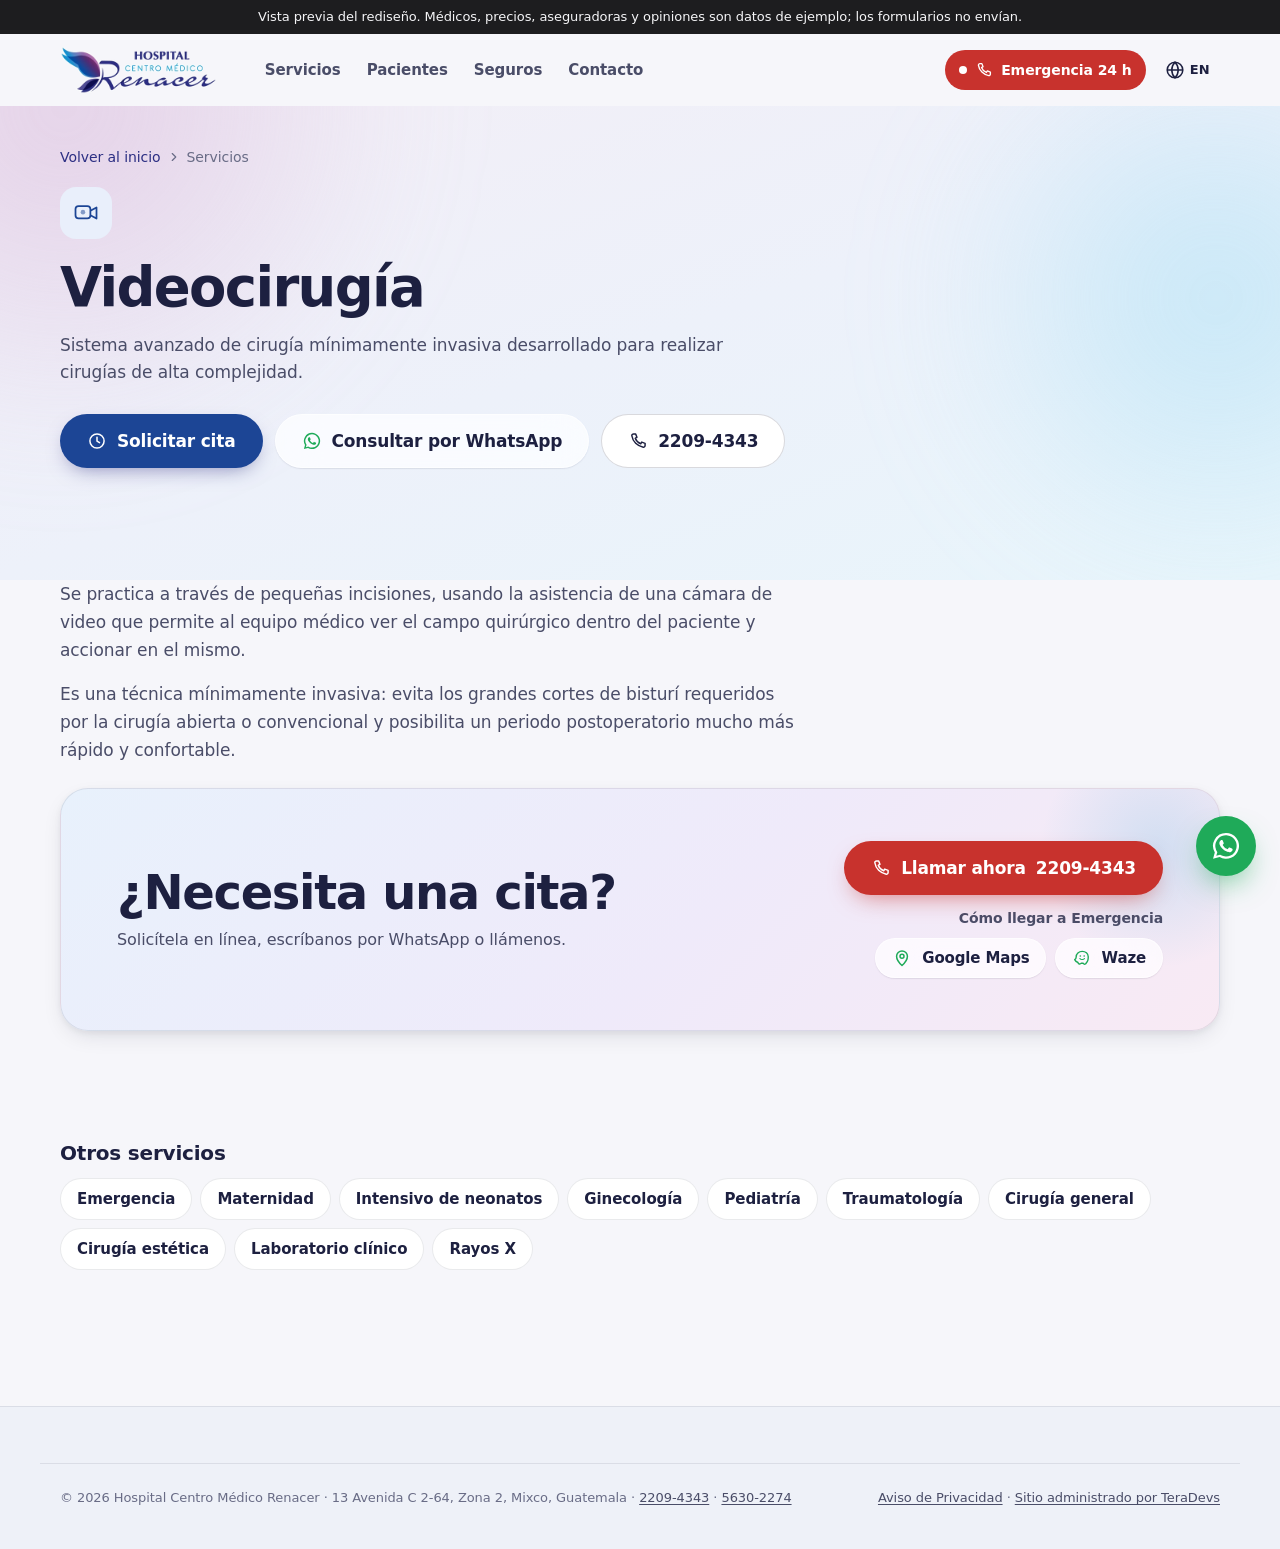
<file: servicio-videocirugia.html>
<!DOCTYPE html>
<html lang="es-GT" data-wa="50256302274">
<head>
<meta charset="UTF-8">
<title id="pageTitle">Videocirugía · Hospital Centro Médico Renacer</title>
<meta name="description" content="Sistema avanzado de cirugía mínimamente invasiva desarrollado para realizar cirugías de alta complejidad.">
<meta name="viewport" content="width=device-width, initial-scale=1, viewport-fit=cover">
<meta name="robots" content="noindex, nofollow">
<meta name="theme-color" content="#f7f7fb">
<meta name="color-scheme" content="light">
<link rel="canonical" href="https://cgonzalez2064.github.io/renacer-vista-previa/servicio-videocirugia.html">
<meta property="og:type" content="website">
<meta property="og:locale" content="es_GT">
<meta property="og:site_name" content="Hospital Centro Médico Renacer">
<meta property="og:title" content="Videocirugía · Hospital Centro Médico Renacer">
<meta property="og:description" content="Sistema avanzado de cirugía mínimamente invasiva desarrollado para realizar cirugías de alta complejidad.">
<meta property="og:url" content="https://cgonzalez2064.github.io/renacer-vista-previa/servicio-videocirugia.html">
<meta property="og:image" content="https://cgonzalez2064.github.io/renacer-vista-previa/assets/og-image.png">
<meta name="twitter:card" content="summary_large_image">
<link rel="icon" href="assets/favicon.svg" type="image/svg+xml">
<link rel="icon" href="assets/favicon-32.png" sizes="32x32" type="image/png">
<link rel="apple-touch-icon" href="assets/apple-touch-icon.png">
<link rel="manifest" href="site.webmanifest">
<script src="assets/a11y-boot.js?v=13"></script>
<link rel="stylesheet" href="assets/main.css?v=13">
<script type="application/ld+json">{"@context":"https://schema.org","@type":"MedicalWebPage","url":"https://cgonzalez2064.github.io/renacer-vista-previa/servicio-videocirugia.html","name":"Videocirugía | Hospital Centro Médico Renacer","description":"Sistema avanzado de cirugía mínimamente invasiva desarrollado para realizar cirugías de alta complejidad.","inLanguage":"es-GT","about":{"@type":"MedicalProcedure","name":"Videocirugía","description":"Sistema avanzado de cirugía mínimamente invasiva desarrollado para realizar cirugías de alta complejidad."},"publisher":{"@id":"https://cgonzalez2064.github.io/renacer-vista-previa/#hospital"},"breadcrumb":{"@type":"BreadcrumbList","itemListElement":[{"@type":"ListItem","position":1,"name":"Inicio","item":"https://cgonzalez2064.github.io/renacer-vista-previa/"},{"@type":"ListItem","position":2,"name":"Videocirugía","item":"https://cgonzalez2064.github.io/renacer-vista-previa/servicio-videocirugia.html"}]}}</script>
</head>
<body class="service-page" data-page="service"><div role="note" style="position:relative;z-index:9999;background:#1d1d1f;color:#f5f5f7;font:13px/1.4 -apple-system,BlinkMacSystemFont,system-ui,sans-serif;text-align:center;padding:8px 16px">Vista previa del rediseño. Médicos, precios, aseguradoras y opiniones son datos de ejemplo; los formularios no envían.</div>
<a class="skip-link" href="#main" data-i18n="skip">Saltar al contenido</a>

<svg class="sprite" aria-hidden="true" focusable="false" xmlns="http://www.w3.org/2000/svg">
  <symbol id="i-phone" viewBox="0 0 24 24"><path d="M6.6 3.5h2.6l1.5 4-2 1.3a11 11 0 0 0 6.5 6.5l1.3-2 4 1.5v2.6a2 2 0 0 1-2.2 2A16.5 16.5 0 0 1 4.6 5.7a2 2 0 0 1 2-2.2z" fill="none" stroke="currentColor" stroke-width="1.8" stroke-linejoin="round"/></symbol>
  <symbol id="i-wa" viewBox="0 0 24 24"><path fill="currentColor" d="M12 2.2A9.7 9.7 0 0 0 3.6 16.8L2.3 21.6l4.9-1.3A9.7 9.7 0 1 0 12 2.2zm0 17.7a8 8 0 0 1-4.1-1.1l-.3-.2-2.9.8.8-2.8-.2-.3A8 8 0 1 1 12 19.9zm4.4-6c-.2-.1-1.4-.7-1.7-.8-.2-.1-.4-.1-.5.1l-.8 1c-.1.2-.3.2-.5.1a6.6 6.6 0 0 1-3.3-2.9c-.2-.4.2-.4.7-1.3.1-.2 0-.3 0-.4l-.8-1.8c-.2-.5-.4-.4-.5-.4h-.5a.9.9 0 0 0-.6.3 2.7 2.7 0 0 0-.9 2c0 1.2.9 2.4 1 2.5.1.2 1.7 2.6 4.2 3.7 1.6.7 2.2.7 3 .6.5-.1 1.4-.6 1.6-1.2.2-.6.2-1.1.1-1.2l-.5-.3z"/></symbol>
  <symbol id="i-pin" viewBox="0 0 24 24"><path d="M12 21s-6.5-5.6-6.5-11a6.5 6.5 0 0 1 13 0c0 5.4-6.5 11-6.5 11z" fill="none" stroke="currentColor" stroke-width="1.8" stroke-linejoin="round"/><circle cx="12" cy="10" r="2.4" fill="none" stroke="currentColor" stroke-width="1.8"/></symbol>
  <symbol id="i-mail" viewBox="0 0 24 24"><rect x="3" y="5" width="18" height="14" rx="3" fill="none" stroke="currentColor" stroke-width="1.8"/><path d="m4 7 8 6 8-6" fill="none" stroke="currentColor" stroke-width="1.8" stroke-linejoin="round"/></symbol>
  <symbol id="i-clock" viewBox="0 0 24 24"><circle cx="12" cy="12" r="8.5" fill="none" stroke="currentColor" stroke-width="1.8"/><path d="M12 7.5V12l3 2" fill="none" stroke="currentColor" stroke-width="1.8" stroke-linecap="round"/></symbol>
  <symbol id="i-check" viewBox="0 0 24 24"><path d="m5 12.5 4.2 4.2L19 7" fill="none" stroke="currentColor" stroke-width="2.2" stroke-linecap="round" stroke-linejoin="round"/></symbol>
  <symbol id="i-arrow" viewBox="0 0 24 24"><path d="M5 12h13m-5-5 5 5-5 5" fill="none" stroke="currentColor" stroke-width="1.9" stroke-linecap="round" stroke-linejoin="round"/></symbol>
  <symbol id="i-chev" viewBox="0 0 24 24"><path d="m9 6 6 6-6 6" fill="none" stroke="currentColor" stroke-width="2" stroke-linecap="round" stroke-linejoin="round"/></symbol>
  <symbol id="i-close" viewBox="0 0 24 24"><path d="M6 6l12 12M18 6 6 18" fill="none" stroke="currentColor" stroke-width="2" stroke-linecap="round"/></symbol>
  <symbol id="i-menu" viewBox="0 0 24 24"><path d="M4 8h16M4 16h16" fill="none" stroke="currentColor" stroke-width="2" stroke-linecap="round"/></symbol>
  <symbol id="i-a11y" viewBox="0 0 24 24"><circle cx="12" cy="4.6" r="1.9" fill="currentColor"/><path d="M4.5 8.2c2.5.8 5 1.2 7.5 1.2s5-.4 7.5-1.2M12 9.4v4.4m0 0-3 6.4m3-6.4 3 6.4" fill="none" stroke="currentColor" stroke-width="1.9" stroke-linecap="round" stroke-linejoin="round"/></symbol>
  <symbol id="i-globe" viewBox="0 0 24 24"><circle cx="12" cy="12" r="8.5" fill="none" stroke="currentColor" stroke-width="1.7"/><path d="M3.5 12h17M12 3.5c2.4 2.4 3.5 5.2 3.5 8.5s-1.1 6.1-3.5 8.5c-2.4-2.4-3.5-5.2-3.5-8.5S9.6 5.9 12 3.5z" fill="none" stroke="currentColor" stroke-width="1.7"/></symbol>
  <symbol id="i-up" viewBox="0 0 24 24"><path d="m6 14 6-6 6 6" fill="none" stroke="currentColor" stroke-width="2" stroke-linecap="round" stroke-linejoin="round"/></symbol>
  <symbol id="i-download" viewBox="0 0 24 24"><path d="M12 4v11m-4.5-4.5L12 15l4.5-4.5M5 19.5h14" fill="none" stroke="currentColor" stroke-width="1.9" stroke-linecap="round" stroke-linejoin="round"/></symbol>
  <symbol id="i-shield" viewBox="0 0 24 24"><path d="M12 3 5 6v5.5c0 4.3 3 8 7 9.5 4-1.5 7-5.2 7-9.5V6z" fill="none" stroke="currentColor" stroke-width="1.8" stroke-linejoin="round"/><path d="m9 12 2.2 2.2L15.5 10" fill="none" stroke="currentColor" stroke-width="1.8" stroke-linecap="round" stroke-linejoin="round"/></symbol>
  <symbol id="i-fb" viewBox="0 0 24 24"><path fill="currentColor" d="M13.5 21v-7.6h2.6l.4-3h-3V8.5c0-.9.2-1.5 1.5-1.5h1.6V4.3a21 21 0 0 0-2.3-.1c-2.3 0-3.9 1.4-3.9 4v2.2H7.8v3h2.6V21z"/></symbol>
  <symbol id="i-ig" viewBox="0 0 24 24"><rect x="3.5" y="3.5" width="17" height="17" rx="5" fill="none" stroke="currentColor" stroke-width="1.8"/><circle cx="12" cy="12" r="4" fill="none" stroke="currentColor" stroke-width="1.8"/><circle cx="17.2" cy="6.8" r="1.1" fill="currentColor"/></symbol>
  <!-- Service icons -->
  <symbol id="s-1" viewBox="0 0 32 32"><path d="M16 5v22M5 16h22" fill="none" stroke="currentColor" stroke-width="3.2" stroke-linecap="round"/><circle cx="16" cy="16" r="13" fill="none" stroke="currentColor" stroke-width="1.6" opacity=".35"/></symbol>
  <symbol id="s-2" viewBox="0 0 32 32"><path d="M16 27s-10-6.2-10-13.2A5.6 5.6 0 0 1 16 10.4a5.6 5.6 0 0 1 10 3.4C26 20.8 16 27 16 27z" fill="none" stroke="currentColor" stroke-width="2" stroke-linejoin="round"/><circle cx="16" cy="17" r="2.6" fill="currentColor" opacity=".5"/></symbol>
  <symbol id="s-3" viewBox="0 0 32 32"><rect x="5" y="12" width="22" height="12" rx="6" fill="none" stroke="currentColor" stroke-width="2"/><circle cx="12" cy="18" r="2.4" fill="currentColor" opacity=".6"/><path d="M9 12c0-3.9 3.1-6 7-6s7 2.1 7 6M8 27h16" fill="none" stroke="currentColor" stroke-width="2" stroke-linecap="round"/></symbol>
  <symbol id="s-4" viewBox="0 0 32 32"><circle cx="16" cy="12" r="6.5" fill="none" stroke="currentColor" stroke-width="2"/><path d="M16 18.5V28m-4-4h8" fill="none" stroke="currentColor" stroke-width="2" stroke-linecap="round"/></symbol>
  <symbol id="s-5" viewBox="0 0 32 32"><circle cx="16" cy="10" r="4.5" fill="none" stroke="currentColor" stroke-width="2"/><path d="M8 27c0-5 3.6-8.5 8-8.5s8 3.5 8 8.5" fill="none" stroke="currentColor" stroke-width="2" stroke-linecap="round"/><path d="M13.8 9.6c.7.6 1.4.8 2.2.8s1.5-.2 2.2-.8" fill="none" stroke="currentColor" stroke-width="1.6" stroke-linecap="round"/></symbol>
  <symbol id="s-6" viewBox="0 0 32 32"><path d="M11 5.5a3 3 0 0 0-4.2 4.2l1.4 1.4-1.4 1.4a3 3 0 0 0 4.2 4.2L21 26.6a3 3 0 0 0 4.2-4.2L15.3 12.5l1.4-1.4a3 3 0 0 0-4.2-4.2L11 8.3z" fill="none" stroke="currentColor" stroke-width="2" stroke-linejoin="round"/></symbol>
  <symbol id="s-7" viewBox="0 0 32 32"><path d="M6 26 20.5 11.5m-2.8-2.8 5.6 5.6 3.2-3.2a4 4 0 0 0-5.6-5.6z" fill="none" stroke="currentColor" stroke-width="2" stroke-linecap="round" stroke-linejoin="round"/><path d="M5 27l2.5-.6" stroke="currentColor" stroke-width="2" stroke-linecap="round"/></symbol>
  <symbol id="s-8" viewBox="0 0 32 32"><rect x="4" y="8" width="17" height="14" rx="3.5" fill="none" stroke="currentColor" stroke-width="2"/><path d="m21 13.5 7-3.8v12.6l-7-3.8" fill="none" stroke="currentColor" stroke-width="2" stroke-linejoin="round"/><circle cx="12.5" cy="15" r="2.6" fill="currentColor" opacity=".5"/></symbol>
  <symbol id="s-9" viewBox="0 0 32 32"><path d="M16 4.5l2.9 7.1 7.6.5-5.9 4.9 1.9 7.4L16 20.3l-6.5 4.1 1.9-7.4-5.9-4.9 7.6-.5z" fill="none" stroke="currentColor" stroke-width="2" stroke-linejoin="round"/></symbol>
  <symbol id="s-10" viewBox="0 0 32 32"><path d="M12 4.5h8M13.5 4.5v8.2L6.6 24.4A2.4 2.4 0 0 0 8.7 28h14.6a2.4 2.4 0 0 0 2.1-3.6L18.5 12.7V4.5" fill="none" stroke="currentColor" stroke-width="2" stroke-linejoin="round"/><path d="M9.8 20h12.4" stroke="currentColor" stroke-width="2" opacity=".5"/></symbol>
  <symbol id="s-11" viewBox="0 0 32 32"><rect x="5" y="4" width="22" height="24" rx="4" fill="none" stroke="currentColor" stroke-width="2"/><path d="M16 8v15M11 11.5c2 .8 3.5 1 5 1s3-.2 5-1M10.5 15.5c2.2.8 3.8 1 5.5 1s3.3-.2 5.5-1M11 19.5c2 .7 3.5.9 5 .9s3-.2 5-.9" fill="none" stroke="currentColor" stroke-width="1.8" stroke-linecap="round"/></symbol>
  <!-- Facilities (amenities) icons -->
  <symbol id="m-1" viewBox="0 0 24 24"><rect x="4" y="3.5" width="16" height="17" rx="4" fill="none" stroke="currentColor" stroke-width="1.8"/><path d="M10 16.5v-9h3a2.6 2.6 0 0 1 0 5.2h-3" fill="none" stroke="currentColor" stroke-width="1.9" stroke-linecap="round" stroke-linejoin="round"/></symbol>
  <symbol id="m-2" viewBox="0 0 24 24"><path d="M4.5 17h15M6 17a6 6 0 0 1 12 0M12 8.2V6.5M10.5 6.5h3" fill="none" stroke="currentColor" stroke-width="1.8" stroke-linecap="round" stroke-linejoin="round"/></symbol>
  <symbol id="m-3" viewBox="0 0 24 24"><path d="M5 12V9a3 3 0 0 1 3-3h8a3 3 0 0 1 3 3v3M3.5 12.5a1.8 1.8 0 0 1 3.5 0V15h10v-2.5a1.8 1.8 0 0 1 3.5 0V18h-17zM6 18v2M18 18v2" fill="none" stroke="currentColor" stroke-width="1.7" stroke-linejoin="round" stroke-linecap="round"/></symbol>
  <symbol id="m-4" viewBox="0 0 24 24"><rect x="4.5" y="3.5" width="15" height="17" rx="2.5" fill="none" stroke="currentColor" stroke-width="1.8"/><path d="m9 9.5 2-2.2 2 2.2M9 14.5l2 2.2 2-2.2M16 7v10" fill="none" stroke="currentColor" stroke-width="1.7" stroke-linecap="round" stroke-linejoin="round"/></symbol>
  <symbol id="m-5" viewBox="0 0 24 24"><path d="M9 3.5h6M10 3.5v6.2L4.8 18.3A1.8 1.8 0 0 0 6.4 21h11.2a1.8 1.8 0 0 0 1.6-2.7L14 9.7V3.5M7.4 15h9.2" fill="none" stroke="currentColor" stroke-width="1.8" stroke-linejoin="round" stroke-linecap="round"/></symbol>
  <symbol id="m-6" viewBox="0 0 24 24"><rect x="4" y="3" width="16" height="18" rx="3" fill="none" stroke="currentColor" stroke-width="1.8"/><path d="M12 6.5v11M8.5 9c1.3.6 2.3.8 3.5.8s2.2-.2 3.5-.8M8 12.5c1.4.6 2.5.8 4 .8s2.6-.2 4-.8M8.5 16c1.3.5 2.3.7 3.5.7s2.2-.2 3.5-.7" fill="none" stroke="currentColor" stroke-width="1.5" stroke-linecap="round"/></symbol>
  <symbol id="m-7" viewBox="0 0 24 24"><path d="M4 11h16v3a5 5 0 0 1-5 5H9a5 5 0 0 1-5-5zM6 11V8.5a6 6 0 0 1 6-4M7.5 19l-1 2M16.5 19l1 2" fill="none" stroke="currentColor" stroke-width="1.8" stroke-linecap="round" stroke-linejoin="round"/></symbol>
  <symbol id="m-8" viewBox="0 0 24 24"><rect x="3.5" y="9" width="17" height="9" rx="4.5" fill="none" stroke="currentColor" stroke-width="1.8"/><path d="M7 9c0-3 2.2-4.5 5-4.5s5 1.5 5 4.5M6 21h12" fill="none" stroke="currentColor" stroke-width="1.8" stroke-linecap="round"/><circle cx="9" cy="13.5" r="1.6" fill="currentColor"/></symbol>
  <symbol id="m-9" viewBox="0 0 24 24"><path d="M4.5 19.5 15 9m-2-2 4 4 2.4-2.4a2.8 2.8 0 0 0-4-4z" fill="none" stroke="currentColor" stroke-width="1.8" stroke-linecap="round" stroke-linejoin="round"/></symbol>
  <symbol id="m-10" viewBox="0 0 24 24"><path d="M5 9.5h12v4a5 5 0 0 1-5 5H10a5 5 0 0 1-5-5zM17 11h1a2.5 2.5 0 0 1 0 5h-1.5M8.5 3.5c-.7 1 .7 1.8 0 3M12.5 3.5c-.7 1 .7 1.8 0 3" fill="none" stroke="currentColor" stroke-width="1.8" stroke-linecap="round" stroke-linejoin="round"/></symbol>
  <symbol id="m-11" viewBox="0 0 24 24"><path d="M12 2.5v5M9.8 4.7h4.4M5.5 21v-8l6.5-5 6.5 5v8zM10 21v-3.5a2 2 0 0 1 4 0V21" fill="none" stroke="currentColor" stroke-width="1.8" stroke-linecap="round" stroke-linejoin="round"/></symbol>
  <symbol id="m-12" viewBox="0 0 24 24"><path d="M12 3 5 6v5.5c0 4.3 3 8 7 9.5 4-1.5 7-5.2 7-9.5V6z" fill="none" stroke="currentColor" stroke-width="1.8" stroke-linejoin="round"/><circle cx="12" cy="11.5" r="2.3" fill="none" stroke="currentColor" stroke-width="1.6"/></symbol>
  <symbol id="i-waze" viewBox="0 0 24 24"><path d="M19.5 10.5c0-4.1-3.4-6.5-7.2-6.5-4.2 0-7.3 3-7.3 6.8 0 1.6-.6 2.6-1.8 3.2.8 1.6 2.3 2.8 4 3.4a2 2 0 0 0 3.7.9h2.6a2 2 0 0 0 3.8-.8c1.5-1 2.2-3.3 2.2-7z" fill="none" stroke="currentColor" stroke-width="1.7" stroke-linejoin="round"/><circle cx="10" cy="9.6" r="1" fill="currentColor"/><circle cx="14.6" cy="9.6" r="1" fill="currentColor"/><path d="M9.5 12.8c1.4 1.3 4 1.3 5.4 0" fill="none" stroke="currentColor" stroke-width="1.5" stroke-linecap="round"/></symbol>
  <symbol id="i-person" viewBox="0 0 24 24"><circle cx="12" cy="8" r="3.6" fill="none" stroke="currentColor" stroke-width="1.8"/><path d="M5 20c.6-3.8 3.4-6 7-6s6.4 2.2 7 6" fill="none" stroke="currentColor" stroke-width="1.8" stroke-linecap="round"/></symbol>
  <symbol id="i-map" viewBox="0 0 24 24"><path d="m3.5 6.5 5.5-2 6 2 5.5-2v13l-5.5 2-6-2-5.5 2zM9 4.5v13M15 6.5v13" fill="none" stroke="currentColor" stroke-width="1.7" stroke-linejoin="round"/></symbol>
  <symbol id="a-bed" viewBox="0 0 32 32"><path d="M4 8v18M4 21h24v5M4 16h9.5v5M13.5 14.5h10a4.5 4.5 0 0 1 4.5 4.5v2" fill="none" stroke="currentColor" stroke-width="2" stroke-linecap="round" stroke-linejoin="round"/><circle cx="9" cy="12.5" r="2.6" fill="none" stroke="currentColor" stroke-width="2"/></symbol>
  <symbol id="a-cup" viewBox="0 0 32 32"><path d="M6 12h17v6a7 7 0 0 1-7 7h-3a7 7 0 0 1-7-7zM23 14h1.5a3.5 3.5 0 0 1 0 7H22M11 4.5c-1 1.5 1 2.5 0 4M16 4.5c-1 1.5 1 2.5 0 4" fill="none" stroke="currentColor" stroke-width="2" stroke-linecap="round" stroke-linejoin="round"/></symbol>
  <symbol id="a-chapel" viewBox="0 0 32 32"><path d="M16 3v7M13 6h6M7 28V17l9-7 9 7v11zM13 28v-5a3 3 0 0 1 6 0v5" fill="none" stroke="currentColor" stroke-width="2" stroke-linecap="round" stroke-linejoin="round"/></symbol>
  <symbol id="i-search" viewBox="0 0 24 24"><circle cx="11" cy="11" r="6.5" fill="none" stroke="currentColor" stroke-width="1.9"/><path d="m16 16 4.5 4.5" fill="none" stroke="currentColor" stroke-width="1.9" stroke-linecap="round"/></symbol>
  <symbol id="i-alert" viewBox="0 0 16 16"><path fill="currentColor" d="M7.938 2.016A.13.13 0 0 1 8.002 2a.13.13 0 0 1 .063.016.15.15 0 0 1 .054.057l6.857 11.667c.036.06.035.124.002.183a.2.2 0 0 1-.054.06.1.1 0 0 1-.066.017H1.146a.1.1 0 0 1-.066-.017.2.2 0 0 1-.054-.06.18.18 0 0 1 .002-.183L7.884 2.073a.15.15 0 0 1 .054-.057m1.044-.45a1.13 1.13 0 0 0-1.96 0L.165 13.233c-.457.778.091 1.767.98 1.767h13.713c.889 0 1.438-.99.98-1.767z"/><path fill="currentColor" d="M7.002 12a1 1 0 1 1 2 0 1 1 0 0 1-2 0M7.1 5.995a.905.905 0 1 1 1.8 0l-.35 3.507a.552.552 0 0 1-1.1 0z"/></symbol>
  <symbol id="i-info" viewBox="0 0 24 24"><circle cx="12" cy="12" r="8.5" fill="none" stroke="currentColor" stroke-width="1.8"/><path d="M12 11v5.5M12 7.6v.1" fill="none" stroke="currentColor" stroke-width="2" stroke-linecap="round"/></symbol>
  <symbol id="i-star" viewBox="0 0 24 24"><path fill="currentColor" d="m12 3.2 2.6 5.5 6 .8-4.4 4.1 1.1 5.9L12 16.6l-5.3 2.9 1.1-5.9-4.4-4.1 6-.8z"/></symbol>
</svg>

<header class="site-header" id="siteHeader">
  <div class="container header-inner">
    <a class="brand" href="./" data-i18n-attr="aria-label:brand.aria" aria-label="Hospital Centro Médico Renacer, ir al inicio">
      <picture class="brand-logo"><img src="assets/img/brand/logo.webp" width="392" height="120" alt="Hospital Centro Médico Renacer"></picture>
    </a>
    <nav class="nav-desktop" aria-label="Principal">
      <a href="./#servicios" data-i18n="nav.services">Servicios</a>
      <a href="./#pacientes" data-i18n="nav.patients">Pacientes</a>
      <a href="./#seguros" data-i18n="nav.insurance">Seguros</a>
      <a href="./#contacto" data-i18n="nav.contact">Contacto</a>
    </nav>
    <div class="header-actions">
      <a class="pill pill-emergency" href="tel:+50222094343" data-i18n-attr="aria-label:hero.cta1" aria-label="Llamar a emergencia"><span class="pulse" aria-hidden="true"></span><svg aria-hidden="true"><use href="#i-phone"/></svg><span data-i18n="nav.emergency">Emergencia 24 h</span></a>
      <button type="button" class="icon-btn lang-btn" id="langToggle" data-lang-toggle data-i18n-attr="aria-label:lang.toggle_aria" aria-label="Cambiar idioma a inglés"><svg aria-hidden="true"><use href="#i-globe"/></svg><span>EN</span></button>
    </div>
  </div>
</header>

<main id="main">
  <section class="section svc-hero">
    <div class="hero-bg" aria-hidden="true"><span class="orb orb-a"></span><span class="orb orb-b"></span></div>
    <div class="container svc-hero-inner">
      <nav class="crumbs" aria-label="Ruta"><a href="./" data-i18n="svcpage.back">Volver al inicio</a> <svg aria-hidden="true"><use href="#i-chev"/></svg> <span data-i18n="nav.services">Servicios</span></nav>
      <span class="service-icon svc-icon" aria-hidden="true"><svg><use href="#s-8"/></svg></span>
      <h1 data-i18n="service8.title">Videocirugía</h1>
      <p class="lead" data-i18n="service8.desc">Sistema avanzado de cirugía mínimamente invasiva desarrollado para realizar cirugías de alta complejidad.</p>
      <div class="hero-ctas">
        <a class="btn btn-primary btn-lg" href="./?especialidad=service8#citas" data-appt-spec="service8"><svg aria-hidden="true"><use href="#i-clock"/></svg><span data-i18n="appt.submit">Solicitar cita</span></a>
        <a class="btn btn-glass btn-lg" data-wa="service8.title" href="https://wa.me/50256302274?text=Hola%2C%20quisiera%20informaci%C3%B3n%20sobre%20videocirug%C3%ADa%20en%20el%20Hospital%20Centro%20M%C3%A9dico%20Renacer." target="_blank" rel="noopener noreferrer"><svg aria-hidden="true"><use href="#i-wa"/></svg><span data-i18n="services.cta">Consultar por WhatsApp</span></a>
        <a class="btn btn-ghost btn-lg" href="tel:+50222094343"><svg aria-hidden="true"><use href="#i-phone"/></svg><span class="nowrap">2209&#8209;4343</span></a>
      </div>
    </div>
  </section>

  <section class="section svc-body">
    <div class="container svc-text reveal" data-i18n-paras="service8.more">
        <p>Se practica a través de pequeñas incisiones, usando la asistencia de una cámara de video que permite al equipo médico ver el campo quirúrgico dentro del paciente y accionar en el mismo.</p>
        <p>Es una técnica mínimamente invasiva: evita los grandes cortes de bisturí requeridos por la cirugía abierta o convencional y posibilita un periodo postoperatorio mucho más rápido y confortable.</p>
    </div>
  </section>

  <section class="section cta-band" aria-labelledby="svcCta">
    <div class="container">
      <div class="cta-inner reveal">
        <div>
          <h2 id="svcCta" data-i18n="svcpage.request_title">¿Necesita una cita?</h2>
          <p data-i18n="svcpage.request_desc">Solicítela en línea, escríbanos por WhatsApp o llámenos.</p>
        </div>
        <div class="cta-actions">
          <a class="btn btn-emergency btn-lg" href="tel:+50222094343"><svg aria-hidden="true"><use href="#i-phone"/></svg><span data-i18n="ctabanner.cta">Llamar ahora</span> <span class="nowrap">2209&#8209;4343</span></a>
          <p class="cta-directions"><span class="cta-dir-label" data-i18n="ctabanner.directions">Cómo llegar a Emergencia</span> <a class="btn btn-glass btn-small" href="https://www.google.com/maps/search/?api=1&query=Hospital+Centro+M%C3%A9dico+Renacer+13+Avenida+C+2-64+Zona+2+Mixco" target="_blank" rel="noopener noreferrer"><svg aria-hidden="true"><use href="#i-pin"/></svg><span>Google Maps</span></a> <a class="btn btn-glass btn-small" href="https://waze.com/ul?q=13%20Avenida%20C%202-64%20Zona%202%20Mixco%20Guatemala&navigate=yes" target="_blank" rel="noopener noreferrer"><svg aria-hidden="true"><use href="#i-waze"/></svg><span>Waze</span></a></p>
        </div>
      </div>
    </div>
  </section>

  <section class="section svc-other" aria-labelledby="svcOther">
    <div class="container">
      <h2 id="svcOther" class="h3-like" data-i18n="svcpage.more_services">Otros servicios</h2>
      <ul class="svc-other-list">
          <li><a href="servicio-emergencia.html" data-i18n="service1.title">Emergencia</a></li>
          <li><a href="servicio-maternidad.html" data-i18n="service2.title">Maternidad</a></li>
          <li><a href="servicio-neonatos.html" data-i18n="service3.title">Intensivo de neonatos</a></li>
          <li><a href="servicio-ginecologia.html" data-i18n="service4.title">Ginecología</a></li>
          <li><a href="servicio-pediatria.html" data-i18n="service5.title">Pediatría</a></li>
          <li><a href="servicio-traumatologia.html" data-i18n="service6.title">Traumatología</a></li>
          <li><a href="servicio-cirugia-general.html" data-i18n="service7.title">Cirugía general</a></li>
          <li><a href="servicio-cirugia-estetica.html" data-i18n="service9.title">Cirugía estética</a></li>
          <li><a href="servicio-laboratorio-clinico.html" data-i18n="service10.title">Laboratorio clínico</a></li>
          <li><a href="servicio-rayos-x.html" data-i18n="service11.title">Rayos X</a></li>
      </ul>
    </div>
  </section>
</main>

<footer class="site-footer">
  <div class="container footer-bottom">
    <p>© <span id="year">2026</span> Hospital Centro Médico Renacer · 13 Avenida C 2-64, Zona 2, Mixco, Guatemala · <a href="tel:+50222094343">2209&#8209;4343</a> · <a href="tel:+50256302274">5630&#8209;2274</a></p>
    <p><a href="privacy-notice.html" data-i18n="footer.privacy_link">Aviso de Privacidad</a> · <a href="https://www.teradevsgt.com/" target="_blank" rel="noopener noreferrer" data-i18n="footer.made_by">Sitio administrado por TeraDevs</a></p>
  </div>
</footer>

<nav class="action-bar" data-i18n-attr="aria-label:actions.aria" aria-label="Acciones rápidas">
  <a href="tel:+50222094343" class="ab-call"><svg aria-hidden="true"><use href="#i-phone"/></svg><span data-i18n="actions.emergency">Emergencia</span></a>
  <a href="https://wa.me/50256302274?text=Hola%2C%20quisiera%20informaci%C3%B3n%20sobre%20los%20servicios%20del%20Hospital%20Centro%20M%C3%A9dico%20Renacer." data-wa="" target="_blank" rel="noopener noreferrer" class="ab-wa"><svg aria-hidden="true"><use href="#i-wa"/></svg><span data-i18n="actions.whatsapp">WhatsApp</span></a>
  <a href="https://www.google.com/maps/search/?api=1&query=Hospital+Centro+M%C3%A9dico+Renacer+13+Avenida+C+2-64+Zona+2+Mixco" target="_blank" rel="noopener noreferrer"><svg aria-hidden="true"><use href="#i-pin"/></svg><span data-i18n="actions.directions">Cómo llegar</span></a>
</nav>
<a class="wa-fab" id="whatsappFab" data-wa="" href="https://wa.me/50256302274?text=Hola%2C%20quisiera%20informaci%C3%B3n%20sobre%20los%20servicios%20del%20Hospital%20Centro%20M%C3%A9dico%20Renacer." target="_blank" rel="noopener noreferrer" data-i18n-attr="aria-label:whatsapp.aria" aria-label="Escríbanos por WhatsApp (se abre en una pestaña nueva)"><svg aria-hidden="true"><use href="#i-wa"/></svg></a>
<button type="button" class="back-to-top" id="backToTop" data-i18n-attr="aria-label:backtotop.aria" aria-label="Volver arriba"><svg aria-hidden="true"><use href="#i-up"/></svg></button>

<script type="application/json" id="siteContent">{"v":1,"i18n":{"es":{"media.service1.alt":"Médico tomando la presión a una paciente en su cama","media.service2.alt":"Familia visitando a una mamá en una habitación de maternidad","media.service3.alt":"Pie de un recién nacido con sensor de monitoreo en el intensivo","media.service4.alt":"Paciente conversando con su ginecólogo en la clínica","media.service5.alt":"Niño en su cama mientras le toman la presión","media.service6.alt":"Especialista revisando la rodilla de un paciente","media.service7.alt":"Equipo de cirujanos operando en quirófano","media.service8.alt":"Cirujano usando el microscopio quirúrgico","media.service9.alt":"Rostro de paciente marcado para un procedimiento estético","media.service10.alt":"Químico biólogo trabajando con el microscopio del laboratorio","media.proj1.card.alt":"Habitación suite con sala para las visitas","media.proj2.card.alt":"Incubadora con fototerapia de luz azul","media.proj3.card.alt":"Equipo quirúrgico durante una operación","media.proj4.card.alt":"Sala de espera junto a la sala cuna","media.proj5.card.alt":"Cafetería del tercer nivel","media.proj6.card.alt":"Capilla del hospital","media.about.alt":"Equipo de médicos, enfermeras y personal del hospital","media.hero1.alt":"Familia visitando a una mamá y su recién nacido en la habitación","media.hero2.alt":"Enfermera acompañando a una paciente","media.hero3.alt":"Incubadora con fototerapia en el intensivo de recién nacidos","media.maternity.alt":"Mamá cargando a su bebé recién nacido en la habitación","notice.text":"AVISO DE PRUEBA: el 24 y 31 de diciembre la consulta externa atiende de 7:00 a 12:00. Emergencia sigue 24 horas.","doctor1.specialty":"Ginecología y obstetricia","doctor1.hours":"Lun a vie, 8:00–12:00","doctor1.bio":"Médica de ejemplo: control prenatal y parto humanizado.","doctor2.specialty":"Pediatría","doctor2.hours":"Lun a sáb, 14:00–18:00","doctor2.bio":"Médico de ejemplo: control de niño sano y vacunas.","doctor3.specialty":"Cirugía general","doctor3.hours":"Mar y jue, 9:00–13:00","doctor3.bio":"Cirujana de ejemplo: vesícula, hernias y apendicitis.","doctor4.specialty":"Traumatología y ortopedia","doctor4.hours":"Lun, mié y vie, 15:00–19:00","doctor4.bio":"Médico de ejemplo: fracturas, rodilla y columna.","doctor5.specialty":"Medicina de emergencia","doctor5.hours":"Turnos de 24 horas","doctor5.bio":"Médica de ejemplo del equipo de emergencia.","doctor6.specialty":"Ginecología","doctor6.hours":"Sáb, 8:00–12:00","doctor6.bio":"Médico de ejemplo: ultrasonido y colposcopia.","appt.title":"Solicite su cita en línea","pkg1.name":"Parto normal (ejemplo)","pkg1.badge":"Más solicitado","pkg1.desc":"Paquete de ejemplo con precio ficticio.","pkg1.includes":"Habitación privada 24 h; Atención del pediatra; Medicamentos básicos; Alimentación de la mamá","pkg2.name":"Cesárea (ejemplo)","pkg2.desc":"Paquete de ejemplo con precio ficticio.","pkg2.includes":"Habitación privada 48 h; Sala de operaciones; Anestesia; Cuidado del recién nacido","pkg3.name":"Chequeo ejecutivo (ejemplo)","pkg3.desc":"Exámenes de rutina de ejemplo.","pkg3.includes":"Hematología completa; Química sanguínea; Rayos X de tórax; Consulta de resultados","comp.title":"Qué puede traer el acompañante (ejemplo)","comp1":"Una muda de ropa y artículos de higiene personal.","comp2":"Un suéter o manta ligera: las habitaciones son frescas.","comp3":"Cargador de teléfono. No se permiten alimentos para el paciente sin autorización.","exam1.name":"Hematología completa (ejemplo)","exam1.prep":"No requiere ayuno.","exam1.time":"el mismo día","exam2.name":"Glucosa en ayunas (ejemplo)","exam2.prep":"Ayuno de 8 a 12 horas. Puede tomar agua pura.","exam2.time":"2 horas","exam3.name":"Perfil de lípidos (ejemplo)","exam3.prep":"Ayuno de 12 horas y sin alcohol 24 horas antes.","exam3.time":"24 horas","exam4.name":"Orina completa (ejemplo)","exam4.prep":"Primera orina de la mañana en frasco estéril.","exam4.time":"el mismo día","exam5.name":"Rayos X de tórax (ejemplo)","exam5.prep":"Retire objetos metálicos. Avise si puede estar embarazada.","exam5.time":"1 hora","inshow.title":"Cómo usar su seguro (ejemplo)","inshow1":"Presente su carné del seguro y su DPI en admisión.","inshow2":"Admisión solicita la carta de garantía o preautorización a su aseguradora.","inshow3":"Usted cubre solo el deducible y el coaseguro de su póliza.","insck.title":"Verifique su cobertura antes de venir","review1.text":"Opinión de ejemplo: la atención en emergencia fue rápida y muy humana.","review1.when":"hace 2 semanas","review2.text":"Opinión de ejemplo: mi parto fue tranquilo y las enfermeras siempre estuvieron pendientes.","review2.when":"hace 1 mes","review3.text":"Opinión de ejemplo: instalaciones limpias; la espera en laboratorio fue un poco larga.","review3.when":"hace 3 meses"},"en":{"media.service1.alt":"Doctor taking a patient’s blood pressure at her bedside","media.service2.alt":"Family visiting a new mother in a maternity room","media.service3.alt":"Newborn’s foot with a monitoring sensor in the NICU","media.service4.alt":"Patient talking with her gynaecologist in the clinic","media.service5.alt":"Child in bed having his blood pressure taken","media.service6.alt":"Specialist examining a patient’s knee","media.service7.alt":"Surgical team operating in the theatre","media.service8.alt":"Surgeon using the surgical microscope","media.service9.alt":"Patient’s face marked for a cosmetic procedure","media.service10.alt":"Lab scientist working at the laboratory microscope","media.proj1.card.alt":"Suite room with a sitting area for visitors","media.proj2.card.alt":"Incubator with blue-light phototherapy","media.proj3.card.alt":"Surgical team during an operation","media.proj4.card.alt":"Waiting room next to the nursery","media.proj5.card.alt":"Third-floor cafeteria","media.proj6.card.alt":"Hospital chapel","media.about.alt":"The hospital’s team of doctors, nurses and staff","media.hero1.alt":"Family visiting a new mother and her baby in the room","media.hero2.alt":"Nurse caring for a patient","media.hero3.alt":"Incubator with phototherapy in the newborn intensive care unit","media.maternity.alt":"Mother holding her newborn baby in the room","notice.text":"TEST NOTICE: on December 24 and 31 outpatient clinics open 7:00–12:00. The ER stays open 24 hours.","doctor1.specialty":"Gynaecology and obstetrics","doctor1.hours":"Mon–Fri, 8:00–12:00","doctor1.bio":"Sample doctor: prenatal care and humanised birth.","doctor2.specialty":"Paediatrics","doctor2.hours":"Mon–Sat, 14:00–18:00","doctor2.bio":"Sample doctor: well-child checkups and vaccines.","doctor3.specialty":"General surgery","doctor3.hours":"Tue \u0026 Thu, 9:00–13:00","doctor3.bio":"Sample surgeon: gallbladder, hernia and appendix.","doctor4.specialty":"Traumatology and orthopaedics","doctor4.hours":"Mon, Wed \u0026 Fri, 15:00–19:00","doctor4.bio":"Sample doctor: fractures, knee and spine.","doctor5.specialty":"Emergency medicine","doctor5.hours":"24-hour shifts","doctor5.bio":"Sample doctor on the emergency team.","doctor6.specialty":"Gynaecology","doctor6.hours":"Sat, 8:00–12:00","doctor6.bio":"Sample doctor: ultrasound and colposcopy.","appt.title":"Request your appointment online","pkg1.name":"Normal delivery (example)","pkg1.badge":"Most requested","pkg1.desc":"Sample package with a made-up price.","pkg1.includes":"Private room 24 h; Paediatrician care; Basic medication; Meals for mom","pkg2.name":"C-section (example)","pkg2.desc":"Sample package with a made-up price.","pkg2.includes":"Private room 48 h; Operating room; Anaesthesia; Newborn care","pkg3.name":"Executive checkup (example)","pkg3.desc":"Sample routine tests.","pkg3.includes":"Complete blood count; Blood chemistry; Chest X-ray; Results consultation","comp.title":"What companions may bring (example)","comp1":"A change of clothes and toiletries.","comp2":"A sweater or light blanket: rooms are cool.","comp3":"A phone charger. No food for the patient without authorisation.","exam1.name":"Complete blood count (example)","exam1.prep":"No fasting needed.","exam1.time":"same day","exam2.name":"Fasting glucose (example)","exam2.prep":"Fast 8 to 12 hours. You may drink plain water.","exam2.time":"2 hours","exam3.name":"Lipid panel (example)","exam3.prep":"12-hour fast and no alcohol for 24 hours before.","exam3.time":"24 hours","exam4.name":"Urinalysis (example)","exam4.prep":"First morning urine in a sterile cup.","exam4.time":"same day","exam5.name":"Chest X-ray (example)","exam5.prep":"Remove metal objects. Tell us if you may be pregnant.","exam5.time":"1 hour","inshow.title":"How to use your insurance (example)","inshow1":"Show your insurance card and ID at admissions.","inshow2":"Admissions requests the guarantee letter or pre-authorisation from your insurer.","inshow3":"You only pay your policy deductible and co-insurance.","insck.title":"Check your coverage before you come","review1.text":"Sample review: the ER care was fast and very kind.","review1.when":"2 weeks ago","review2.text":"Sample review: my delivery was calm and the nurses were always attentive.","review2.when":"1 month ago","review3.text":"Sample review: clean facilities; the wait at the lab was a bit long.","review3.when":"3 months ago"}},"images":{"assets/img/site/hab-suite.webp":{"alt":{"es":"Habitación suite con sala para las visitas","en":"Suite room with a sitting area for visitors"},"srcset":"assets/img/site/hab-suite.webp 740w"},"assets/img/site/hab-privada-1.webp":{"alt":{"es":"Habitación privada con sofá para acompañante","en":"Private room with a sofa for a companion"},"srcset":"assets/img/site/hab-privada-1.webp 740w"},"assets/img/site/hab-privada-2.webp":{"alt":{"es":"Familia visitando a una paciente en su habitación","en":"Family visiting a patient in her room"},"srcset":"assets/img/site/hab-privada-2.webp 740w"},"assets/img/site/hab-privada-3.webp":{"alt":{"es":"Habitación privada con baño propio","en":"Private room with its own bathroom"},"srcset":"assets/img/site/hab-privada-3.webp 740w"},"assets/img/site/hab-semiprivada.webp":{"alt":{"es":"Habitación semiprivada para dos pacientes","en":"Semi-private room for two patients"},"srcset":"assets/img/site/hab-semiprivada.webp 740w"},"assets/img/site/neo-fototerapia.webp":{"alt":{"es":"Incubadora con fototerapia de luz azul","en":"Incubator with blue-light phototherapy"},"srcset":"assets/img/site/neo-fototerapia.webp 740w"},"assets/img/site/neo-salacuna.webp":{"alt":{"es":"Enfermera en la sala cuna junto a las cunas","en":"Nurse in the nursery beside the cribs"},"srcset":"assets/img/site/neo-salacuna.webp 740w"},"assets/img/site/neo-enfermera.webp":{"alt":{"es":"Enfermera de la sala cuna entre dos cunas","en":"Nursery nurse between two cribs"},"srcset":"assets/img/site/neo-enfermera.webp 740w"},"assets/img/site/neo-bebe.webp":{"alt":{"es":"Recién nacido bajo monitoreo","en":"Newborn under monitoring"},"srcset":"assets/img/site/neo-bebe.webp 740w"},"assets/img/site/qx-sala.webp":{"alt":{"es":"Equipo quirúrgico durante una operación","en":"Surgical team during an operation"},"srcset":"assets/img/site/qx-sala.webp 740w"},"assets/img/site/qx-video.webp":{"alt":{"es":"Cirujano en el microscopio quirúrgico","en":"Surgeon at the surgical microscope"},"srcset":"assets/img/site/qx-video.webp 740w"},"assets/img/site/rec-espera.webp":{"alt":{"es":"Sala de espera junto a la sala cuna","en":"Waiting room next to the nursery"},"srcset":"assets/img/site/rec-espera.webp 740w"},"assets/img/site/rec-recepcion.webp":{"alt":{"es":"Recepción del hospital","en":"Hospital reception desk"},"srcset":"assets/img/site/rec-recepcion.webp 800w"},"assets/img/site/rec-pasillo-1.webp":{"alt":{"es":"Pasillo de hospitalización","en":"Inpatient corridor"},"srcset":"assets/img/site/rec-pasillo-1.webp 740w"},"assets/img/site/rec-pasillo-2.webp":{"alt":{"es":"Pasillo amplio e iluminado","en":"Wide, bright corridor"},"srcset":"assets/img/site/rec-pasillo-2.webp 740w"},"assets/img/site/rec-pasillo-3.webp":{"alt":{"es":"Pasillo hacia las habitaciones","en":"Corridor leading to the rooms"},"srcset":"assets/img/site/rec-pasillo-3.webp 740w"},"assets/img/site/fam-cafeteria.webp":{"alt":{"es":"Cafetería del tercer nivel","en":"Third-floor cafeteria"},"srcset":"assets/img/site/fam-cafeteria.webp 720w"},"assets/img/site/fam-ninos-1.webp":{"alt":{"es":"Área de juegos para niños","en":"Children’s play area"},"srcset":"assets/img/site/fam-ninos-1.webp 740w"},"assets/img/site/fam-ninos-2.webp":{"alt":{"es":"Niños jugando en el área infantil","en":"Children playing in the play area"},"srcset":"assets/img/site/fam-ninos-2.webp 740w"},"assets/img/site/fam-ninos-3.webp":{"alt":{"es":"Rincón de juegos con casita y libros","en":"Play corner with a toy house and books"},"srcset":"assets/img/site/fam-ninos-3.webp 740w"},"assets/img/site/capilla-1.webp":{"alt":{"es":"Capilla del hospital","en":"Hospital chapel"},"srcset":"assets/img/site/capilla-1.webp 740w"},"assets/img/site/capilla-2.webp":{"alt":{"es":"Altar de la capilla","en":"Chapel altar"},"srcset":"assets/img/site/capilla-2.webp 740w"}}}</script>
<script src="assets/main.js?v=13" defer></script>
<script src="assets/stats.js?v=13" defer></script>
</body>
</html>
</file>
<file: assets/main.css>
/* ==========================================================================
   Hospital Centro Médico Renacer — public site
   Mobile-first. Design language: Apple Human Interface principles for the
   web (system type with optical tracking, translucent materials, critically
   damped motion, 44 px touch targets, light/dark, reduced motion/contrast).
   Brand palette sampled from the hospital's logo (legacy/images/logo.png):
   indigo #2C2F83 (wordmark "Hospital Renacer"), sky #1BA0DA ("Centro Médico"),
   and the wing gradient sky → royal #1C4595 → plum #722E72 → lilac #A86BAA.
   Text tones are darkened where needed to keep WCAG AA contrast.
   No inline styles anywhere (CSP style-src 'self').
   ========================================================================== */

:root {
  --indigo: #2c2f83;
  --indigo-strong: #1f2266;
  --royal: #1c4595;
  --plum: #722e72;
  --lilac: #a86baa;
  --sky: #0a77b0;
  --sky-bright: #1ba0da;
  --emergency: #c8322d;
  --emergency-strong: #a82621;
  --ok: #136a39;

  --bg: #f6f6fa;
  --bg-tint: #eeeef8;
  --surface: #ffffff;
  --surface-2: #f2f2f8;
  --text: #1d2040;
  --text-2: #4a4d68;
  --muted: #696c86;
  --line: rgba(21, 23, 46, .09);
  --line-strong: rgba(21, 23, 46, .16);
  --link: var(--indigo);
  --accent: var(--royal);
  --tile-bg: #e9effb;
  --tile-fg: var(--royal);
  --tile-red-bg: #fdecea;
  --tile-green-bg: #e3f4ea;
  --footer-bg: #eef1f8;
  --cta-bg: linear-gradient(135deg, #e8f1fc 0%, #efeafa 55%, #f8eaf4 100%);
  --accent-contrast: #fff;
  --focus: #0a77b0;

  --glass: rgba(255, 255, 255, .72);
  --glass-strong: rgba(255, 255, 255, .86);
  --glass-edge: rgba(255, 255, 255, .6);
  --scrim: rgba(13, 15, 31, .38);

  --shadow-sm: 0 1px 2px rgba(21, 23, 46, .06), 0 1px 1px rgba(21, 23, 46, .04);
  --shadow-md: 0 8px 24px -8px rgba(21, 23, 46, .16), 0 2px 6px rgba(21, 23, 46, .05);
  --shadow-lg: 0 30px 60px -20px rgba(31, 35, 102, .35), 0 8px 20px -10px rgba(21, 23, 46, .18);

  --grad-brand: linear-gradient(135deg, #1c4595 0%, #2c2f83 48%, #722e72 100%);
  --grad-wing: linear-gradient(120deg, #1ba0da 0%, #1c4595 38%, #722e72 78%, #a86baa 100%);
  --grad-text: linear-gradient(120deg, #0a77b0 0%, #2c2f83 45%, #722e72 100%);
  --grad-soft: linear-gradient(160deg, #f3eef6 0%, #edf1fa 50%, #e8f5fb 100%);

  --radius-sm: 12px;
  --radius: 20px;
  --radius-lg: 28px;
  --gutter: 20px;
  --header-h: 64px;

  /* Motion: critically damped by default (no overshoot), ~0.35 s response. */
  --ease: cubic-bezier(.22, .9, .26, 1);
  --ease-out: cubic-bezier(.16, 1, .3, 1);
  --t-fast: 140ms;
  --t: 340ms;
  --t-slow: 600ms;

  --font: -apple-system, BlinkMacSystemFont, "SF Pro Text", "Segoe UI Variable Text", "Segoe UI", system-ui, Roboto, "Helvetica Neue", Arial, sans-serif;
  --font-display: -apple-system, BlinkMacSystemFont, "SF Pro Display", "Segoe UI Variable Display", "Segoe UI", system-ui, Roboto, "Helvetica Neue", Arial, sans-serif;
  color-scheme: light;
}

@media not all /* dark theme: off, the hospital site is always light */ {
  :root {
    --indigo: #a9adff;
    --royal: #8fb2f5;
    --plum: #e2a6e3;
    --lilac: #d9b0db;
    --sky: #6ccdf5;
    --sky-bright: #6ccdf5;
    --emergency: #ff5b52;
    --emergency-strong: #ff7a72;
    --ok: #4cd681;
    --bg: #0c0e1d;
    --bg-tint: #12142a;
    --surface: #161935;
    --surface-2: #1c1f3f;
    --text: #eef0fb;
    --text-2: #c4c7e0;
    --muted: #a0a3c2;
    --line: rgba(238, 240, 251, .1);
    --line-strong: rgba(238, 240, 251, .18);
    --link: #aeb3ff;
    --accent: #7d84ff;
    --accent-contrast: #0c0e1d;
    --tile-bg: rgba(143, 178, 245, .16);
    --tile-fg: #b9cdfa;
    --tile-red-bg: rgba(255, 91, 82, .16);
    --tile-green-bg: rgba(76, 214, 129, .16);
    --footer-bg: #11132a;
    --cta-bg: linear-gradient(135deg, #182447 0%, #1f1a40 55%, #2a1838 100%);
    --glass: rgba(22, 25, 53, .66);
    --glass-strong: rgba(22, 25, 53, .86);
    --glass-edge: rgba(255, 255, 255, .08);
    --scrim: rgba(0, 0, 0, .55);
    --shadow-md: 0 10px 30px -10px rgba(0, 0, 0, .6);
    --shadow-lg: 0 30px 60px -20px rgba(0, 0, 0, .7);
    --grad-soft: linear-gradient(160deg, #1b1533 0%, #121735 50%, #0d1f33 100%);
    --grad-text: linear-gradient(120deg, #6ccdf5 0%, #a9adff 45%, #e2a6e3 100%);
    color-scheme: dark;
  }
}

/* ---------- Accessibility preferences (panel + system settings) ---------- */
html { font-size: 100%; }
html[data-text="1"] { font-size: 112.5%; }
html[data-text="2"] { font-size: 125%; }
html.a11y-contrast {
  --text: #000; --text-2: #111; --muted: #2b2b2b; --bg: #fff; --surface: #fff; --surface-2: #fff;
  --line: #000; --line-strong: #000; --indigo: #14176b; --link: #14176b; --accent: #14176b;
  --glass: #fff; --glass-strong: #fff; --emergency: #9e1a15;
}
@media not all {
  html.a11y-contrast {
    --text: #fff; --text-2: #fff; --muted: #e5e5e5; --bg: #000; --surface: #000; --surface-2: #000;
    --line: #fff; --line-strong: #fff; --indigo: #c9ccff; --link: #fff; --accent: #c9ccff; --accent-contrast: #000;
    --glass: #000; --glass-strong: #000;
  }
}
html.a11y-contrast .card, html.a11y-contrast .service-card, html.a11y-contrast .area-card, html.a11y-contrast .stat { border: 2px solid var(--line); box-shadow: none; }
html.a11y-contrast .site-header, html.a11y-contrast .sheet, html.a11y-contrast .action-bar { backdrop-filter: none; -webkit-backdrop-filter: none; border-color: var(--line); }
html.a11y-links a:not(.btn):not(.brand):not(.pill) { text-decoration: underline; text-underline-offset: .18em; text-decoration-thickness: .08em; }
html.a11y-spacing body { letter-spacing: .03em; word-spacing: .12em; line-height: 1.85; }
html.a11y-spacing p, html.a11y-spacing li { line-height: 1.85; }
html.a11y-motion *, html.a11y-motion *::before, html.a11y-motion *::after { animation: none !important; transition-duration: 1ms !important; scroll-behavior: auto !important; }
@media (prefers-contrast: more) {
  :root { --line: rgba(0, 0, 0, .5); --glass: var(--surface); --muted: var(--text-2); }
}
@media (prefers-reduced-transparency: reduce) {
  :root { --glass: var(--surface); --glass-strong: var(--surface); }
  .site-header, .sheet, .action-bar, .glass { backdrop-filter: none !important; -webkit-backdrop-filter: none !important; }
}

/* ---------- Base ---------- */
*, *::before, *::after { box-sizing: border-box; }
html { -webkit-text-size-adjust: 100%; text-size-adjust: 100%; scroll-behavior: smooth; scroll-padding-top: calc(var(--header-h) + 16px); }
body {
  margin: 0; background: var(--bg); color: var(--text);
  font: 400 1rem/1.6 var(--font); letter-spacing: -.005em;
  -webkit-font-smoothing: antialiased; -moz-osx-font-smoothing: grayscale; text-rendering: optimizeLegibility;
  overflow-x: hidden;
}
img, svg { display: block; max-width: 100%; }
img { height: auto; }
a { color: var(--link); text-decoration: none; }
a:hover { text-decoration: underline; text-underline-offset: .2em; }
button, input, select, textarea { font: inherit; color: inherit; }
button { cursor: pointer; }
h1, h2, h3 { font-family: var(--font-display); color: var(--text); margin: 0; font-weight: 700; text-wrap: balance; }
h1 { font-size: clamp(2.3rem, 6.4vw + .4rem, 4.4rem); line-height: 1.04; letter-spacing: -.035em; }
h2 { font-size: clamp(1.85rem, 3.4vw + .6rem, 3rem); line-height: 1.08; letter-spacing: -.028em; }
h3 { font-size: 1.15rem; line-height: 1.3; letter-spacing: -.012em; font-weight: 650; }
p { margin: 0; text-wrap: pretty; }
ul, ol, dl, dd { margin: 0; padding: 0; }
ul, ol { list-style: none; }
:focus-visible { outline: 3px solid var(--focus); outline-offset: 3px; border-radius: 6px; }
.sprite { position: absolute; width: 0; height: 0; overflow: hidden; }
.visually-hidden { position: absolute !important; width: 1px; height: 1px; padding: 0; margin: -1px; overflow: hidden; clip: rect(0 0 0 0); white-space: nowrap; border: 0; }
.skip-link { position: absolute; left: 12px; top: -60px; z-index: 200; background: var(--accent); color: var(--accent-contrast); padding: 10px 16px; border-radius: 12px; font-weight: 600; transition: top var(--t-fast) var(--ease); }
.skip-link:focus { top: 12px; }
.container { width: 100%; max-width: 1200px; margin-inline: auto; padding-inline: max(var(--gutter), env(safe-area-inset-left)); }
.muted { color: var(--muted); }
.small { font-size: .875rem; line-height: 1.5; }
.nowrap { white-space: nowrap; }
.eyebrow { font-size: .8125rem; font-weight: 650; letter-spacing: .06em; text-transform: uppercase; color: var(--plum); margin-bottom: 12px; }
.lead { font-size: 1.0625rem; line-height: 1.6; color: var(--text-2); margin-top: 16px; max-width: 62ch; }
em { font-style: normal; background: var(--grad-text); -webkit-background-clip: text; background-clip: text; color: transparent; }
html.a11y-contrast em { background: none; color: inherit; text-decoration: underline; text-decoration-thickness: .06em; }

/* ---------- Buttons: instant feedback on press ---------- */
.btn {
  display: inline-flex; align-items: center; justify-content: center; gap: 10px;
  min-height: 48px; padding: 12px 22px; border-radius: 999px; border: 1px solid transparent;
  font-weight: 600; font-size: 1rem; line-height: 1.2; letter-spacing: -.01em; text-decoration: none !important; white-space: normal; max-width: 100%; text-align: center; overflow-wrap: anywhere;
  transition: transform var(--t-fast) var(--ease), background-color var(--t) var(--ease), box-shadow var(--t) var(--ease), border-color var(--t) var(--ease);
  -webkit-tap-highlight-color: transparent; touch-action: manipulation;
}
.btn svg { width: 20px; height: 20px; flex: none; }
.btn:active { transform: scale(.97); transition-duration: 80ms; }
.btn-lg { min-height: 54px; padding: 14px 26px; font-size: 1.0625rem; }
.btn-small { min-height: 40px; padding: 8px 16px; font-size: .9375rem; }
.btn-block { display: flex; width: 100%; }
.btn-primary { background: var(--accent); color: var(--accent-contrast); box-shadow: 0 8px 20px -8px rgba(45, 50, 129, .55); }
.btn-primary:hover { background: color-mix(in srgb, var(--accent) 86%, #000); }
@media not all { .btn-primary:hover { background: #9298ff; } }
.btn-emergency { background: var(--emergency); color: #fff; box-shadow: 0 10px 24px -10px rgba(200, 50, 45, .65); }
.btn-emergency:hover { background: var(--emergency-strong); }
.btn-ghost { background: var(--surface); color: var(--text); border-color: var(--line-strong); }
.btn-ghost:hover { border-color: var(--accent); }
.btn-glass { background: var(--glass); color: var(--text); border-color: var(--glass-edge); backdrop-filter: blur(20px) saturate(180%); -webkit-backdrop-filter: blur(20px) saturate(180%); box-shadow: var(--shadow-sm); }
.btn-glass svg { color: #1faa59; }
.btn-light { background: #fff; color: #1f2366; }
.btn-light:hover { background: #f1f1ff; }
.text-link { display: inline-flex; align-items: center; gap: 4px; font-weight: 600; min-height: 44px; }
.text-link svg { width: 16px; height: 16px; transition: transform var(--t) var(--ease); }
.text-link:hover svg { transform: translateX(3px); }
.link-btn { background: none; border: 0; color: var(--link); font-weight: 600; min-height: 44px; padding: 0 4px; }
.icon-btn {
  display: inline-grid; place-items: center; gap: 4px; grid-auto-flow: column;
  min-width: 44px; height: 44px; padding: 0 10px; border-radius: 999px; border: 0;
  background: transparent; color: var(--text); transition: background-color var(--t) var(--ease), transform var(--t-fast) var(--ease);
  -webkit-tap-highlight-color: transparent;
}
.icon-btn svg { width: 22px; height: 22px; }
.icon-btn:hover { background: var(--surface-2); }
.icon-btn:active { transform: scale(.92); }
@media (max-width: 479px) { .header-actions .lang-btn { display: none; } }
@media (min-width: 1080px) { .lang-sheet { display: none; } }
.lang-btn span { font-size: .8125rem; font-weight: 700; letter-spacing: .02em; }

/* ---------- Header: content scrolls under a translucent material ---------- */
.site-header {
  position: sticky; top: 0; z-index: 50; height: var(--header-h);
  padding-top: env(safe-area-inset-top);
  transition: background-color var(--t) var(--ease), box-shadow var(--t) var(--ease), backdrop-filter var(--t) var(--ease);
}
.site-header.is-scrolled {
  background: var(--glass); backdrop-filter: blur(24px) saturate(180%); -webkit-backdrop-filter: blur(24px) saturate(180%);
  box-shadow: 0 1px 0 var(--line), 0 10px 30px -24px rgba(21, 23, 46, .5);
}
.header-inner { height: 100%; display: flex; align-items: center; gap: 8px; }
@media (max-width: 400px) { :root { --gutter: 16px; } .header-actions { gap: 0; } .brand { gap: 8px; } }
.brand { display: inline-flex; align-items: center; gap: 10px; color: var(--text); text-decoration: none !important; min-height: 44px; }
.brand-logo, .brand-logo img { display: block; height: 40px; width: auto; }
@media (min-width: 1080px) { .site-header .brand-logo, .site-header .brand-logo img { height: 48px; } }
.brand-sm .brand-logo, .brand-sm .brand-logo img { height: 34px; }
.brand-logo-img { height: 48px; width: auto; }
.doc-logo img { height: 64px; width: auto; margin-bottom: 8px; }
@media (max-width: 400px) { .site-header .brand-logo, .site-header .brand-logo img { height: 34px; } }
.nav-desktop { display: none; }
.header-actions { margin-left: auto; display: flex; align-items: center; gap: 4px; }
.pill { white-space: nowrap; display: inline-flex; align-items: center; gap: 8px; min-height: 40px; padding: 0 14px; border-radius: 999px; font-weight: 650; font-size: .875rem; text-decoration: none !important; }
.pill svg { width: 18px; height: 18px; }
.pill-emergency { background: var(--emergency); color: #fff; margin-right: 4px; transition: transform var(--t-fast) var(--ease), background-color var(--t) var(--ease); }
.pill-emergency:hover { background: var(--emergency-strong); }
.pill-emergency:active { transform: scale(.96); }
.pill-emergency span:last-child { display: none; }
.pill .pulse { width: 8px; height: 8px; border-radius: 50%; background: #fff; box-shadow: 0 0 0 0 rgba(255, 255, 255, .7); animation: pulse 2.4s var(--ease-out) infinite; }
@keyframes pulse { 0% { box-shadow: 0 0 0 0 rgba(255, 255, 255, .6); } 70%, 100% { box-shadow: 0 0 0 8px rgba(255, 255, 255, 0); } }
@media (min-width: 560px) { .pill-emergency span:last-child { display: inline; } }
@media (max-width: 559px) { .pill-emergency { width: 44px; height: 44px; padding: 0; justify-content: center; margin-right: 2px; } .pill-emergency .pulse { display: none; } }
@media (min-width: 1080px) {
  :root { --header-h: 72px; }
  .menu-btn { display: none; }
  .nav-desktop { display: flex; gap: 2px; margin-left: 28px; }
  .nav-desktop a { position: relative; padding: 10px 12px; border-radius: 999px; color: var(--text-2); font-weight: 550; font-size: .9375rem; text-decoration: none; transition: color var(--t) var(--ease), background-color var(--t) var(--ease); }
  .nav-desktop a:hover { color: var(--text); background: var(--surface-2); }
  .nav-desktop a[aria-current] { color: var(--indigo); background: color-mix(in srgb, var(--indigo) 10%, transparent); }
}

/* ---------- Sheets (<dialog>): enter and leave along the same path ---------- */
.sheet {
  border: 0; padding: 0; margin: 0; color: var(--text); background: var(--glass-strong);
  backdrop-filter: blur(30px) saturate(180%); -webkit-backdrop-filter: blur(30px) saturate(180%);
  box-shadow: var(--shadow-lg); max-width: none; max-height: none; overflow: auto; overscroll-behavior: contain;
  opacity: 0; transition: transform var(--t) var(--ease-out), opacity var(--t) var(--ease-out);
}
.sheet:not([open]) { display: none !important; }
.sheet::backdrop { background: var(--scrim); opacity: 0; transition: opacity var(--t) var(--ease-out); }
.sheet.is-open, .sheet.is-open::backdrop { opacity: 1; }
.sheet.is-closing { transition-duration: 240ms; }
html.has-sheet { overflow: hidden; }
.sheet-head { display: flex; align-items: center; justify-content: space-between; gap: 12px; padding: 14px 16px 6px 20px; }
.sheet-head h2 { font-size: 1.25rem; letter-spacing: -.02em; }
.sheet-side { position: fixed; inset: 0 0 0 auto; width: min(380px, 88vw); height: 100%; display: flex; flex-direction: column; transform: translateX(100%); border-radius: 28px 0 0 28px; padding-bottom: env(safe-area-inset-bottom); }
.sheet-side.is-open { transform: none; }
.mobile-links { display: grid; padding: 10px 12px; }
.mobile-links a { display: flex; align-items: center; min-height: 54px; padding: 0 12px; border-radius: 14px; font-size: 1.25rem; font-weight: 650; letter-spacing: -.02em; color: var(--text); text-decoration: none; transition: background-color var(--t-fast) var(--ease); }
.mobile-links a:active { background: var(--surface-2); }
.sheet-foot { margin-top: auto; padding: 16px 20px 24px; display: grid; gap: 10px; }
/* Accessibility: bottom sheet on phones, popover from its button on desktop. */
.sheet-pop { position: fixed; inset: auto 0 0 0; width: 100%; border-radius: 28px 28px 0 0; padding: 4px 4px calc(20px + env(safe-area-inset-bottom)); transform: translateY(100%); }
.sheet-pop.is-open { transform: none; }
.sheet-pop > p, .sheet-pop > .a11y-row, .sheet-pop > .btn { margin-inline: 16px; }
.sheet-pop > p { margin-bottom: 8px; }
.sheet-pop > .btn { margin-top: 12px; width: calc(100% - 32px); }
@media (min-width: 720px) {
  .sheet-pop { inset: calc(var(--header-h) + 6px) 16px auto auto; width: 360px; border-radius: 24px; transform: scale(.92) translateY(-8px); transform-origin: top right; padding-bottom: 16px; }
  .sheet-pop.is-open { transform: none; }
}
.a11y-row { display: flex; align-items: center; justify-content: space-between; gap: 12px; min-height: 52px; padding: 6px 4px; border: 0; border-bottom: 1px solid var(--line); background: none; width: calc(100% - 32px); text-align: left; font-weight: 550; }
.segmented { display: inline-flex; background: var(--surface-2); padding: 3px; border-radius: 12px; gap: 2px; }
.segmented button { min-width: 44px; height: 38px; border: 0; border-radius: 10px; background: transparent; font-weight: 700; transition: background-color var(--t) var(--ease), box-shadow var(--t) var(--ease); }
.segmented button[aria-pressed="true"] { background: var(--surface); box-shadow: var(--shadow-sm); color: var(--indigo); }
.segmented .a-md { font-size: 1.15rem; } .segmented .a-lg { font-size: 1.35rem; }
.switch { position: relative; flex: none; width: 51px; height: 31px; border-radius: 999px; background: var(--line-strong); transition: background-color var(--t) var(--ease); }
.switch::after { content: ""; position: absolute; top: 2px; left: 2px; width: 27px; height: 27px; border-radius: 50%; background: #fff; box-shadow: 0 3px 8px rgba(0, 0, 0, .18); transition: transform var(--t) var(--ease); }
.switch-row[aria-checked="true"] .switch { background: var(--ok); }
.switch-row[aria-checked="true"] .switch::after { transform: translateX(20px); }
.switch-row:active .switch::after { width: 31px; }

/* ---------- Hero ---------- */
.hero { position: relative; padding: 28px 0 40px; margin-top: calc(var(--header-h) * -1); padding-top: calc(var(--header-h) + 28px); overflow: hidden; isolation: isolate; }
.hero:focus { outline: none; }
.hero-bg { position: absolute; inset: 0; z-index: -1; background: var(--grad-soft); }
.orb { position: absolute; border-radius: 50%; filter: blur(60px); opacity: .55; }
.orb-a { width: 60vmax; height: 60vmax; left: -25vmax; top: -30vmax; background: radial-gradient(circle, #d7b6da 0%, transparent 65%); }
.orb-b { width: 50vmax; height: 50vmax; right: -20vmax; top: -10vmax; background: radial-gradient(circle, #a6def5 0%, transparent 65%); }
.orb-c { width: 40vmax; height: 40vmax; left: 30%; bottom: -30vmax; background: radial-gradient(circle, #b9c4ec 0%, transparent 65%); }
@media not all { .orb { opacity: .28; } }
.hero-grid { display: grid; gap: 32px; align-items: center; }
.status-chip { display: inline-flex; align-items: center; gap: 8px; padding: 6px 12px 6px 10px; border-radius: 999px; background: var(--glass); border: 1px solid var(--glass-edge); backdrop-filter: blur(16px); -webkit-backdrop-filter: blur(16px); font-size: .8125rem; font-weight: 600; color: var(--text-2); margin-bottom: 18px; box-shadow: var(--shadow-sm); }
.status-chip .dot, .visit-status .dot { width: 8px; height: 8px; border-radius: 50%; background: var(--ok); box-shadow: 0 0 0 3px color-mix(in srgb, var(--ok) 22%, transparent); }
.hero h1 { max-width: 15ch; }
.hero .lead { font-size: 1.125rem; }
.hero-ctas { display: grid; gap: 12px; margin-top: 28px; }
.badges { display: flex; flex-wrap: wrap; gap: 8px 18px; margin-top: 24px; }
.badges li { display: inline-flex; align-items: center; gap: 6px; font-size: .9375rem; color: var(--text-2); font-weight: 500; }
.badges svg { width: 18px; height: 18px; color: var(--ok); }
.stats { display: grid; grid-template-columns: repeat(2, minmax(0, 1fr)); gap: 12px; margin-top: 48px; }
.stat { background: var(--glass); border: 1px solid var(--glass-edge); backdrop-filter: blur(20px) saturate(160%); -webkit-backdrop-filter: blur(20px) saturate(160%); border-radius: var(--radius); padding: 18px; box-shadow: var(--shadow-sm); min-width: 0; overflow-wrap: anywhere; }
.stat dd { display: grid; gap: 4px; }
.stat-value { font-family: var(--font-display); font-size: clamp(1.9rem, 4vw, 2.6rem); font-weight: 750; letter-spacing: -.04em; line-height: 1; color: var(--indigo); font-variant-numeric: tabular-nums; }
.stat-label { font-size: .875rem; color: var(--text-2); line-height: 1.35; }
@media (min-width: 560px) { .hero-ctas { display: flex; flex-wrap: wrap; } }
@media (min-width: 900px) {
  .hero { padding-bottom: 64px; padding-top: calc(var(--header-h) + 56px); }
  .hero-grid { grid-template-columns: 1.25fr .9fr; gap: 48px; }
  .stats { grid-template-columns: repeat(4, 1fr); gap: 16px; margin-top: 72px; }
  .stat { padding: 22px 24px; }
}
@keyframes float-in { from { opacity: 0; transform: translateY(24px) scale(.94); } to { opacity: 1; transform: none; } }

/* ---------- Sections ---------- */
.section { padding: 72px 0; }
.section-head { max-width: 720px; margin-bottom: 36px; }
@media (min-width: 900px) { .section { padding: 112px 0; } .section-head { margin-bottom: 52px; } }
.card { background: var(--surface); border: 1px solid var(--line); border-radius: var(--radius); box-shadow: var(--shadow-sm); }

/* Services: Emergency and Laboratory take two columns so the grid closes evenly. */
.services-grid { display: grid; gap: 14px; }
.service-card {
  position: relative; display: flex; flex-direction: column; border-radius: var(--radius); overflow: hidden; isolation: isolate;
  background: var(--surface); border: 1px solid var(--line); box-shadow: var(--shadow-sm);
  transition: transform var(--t) var(--ease), box-shadow var(--t) var(--ease), border-color var(--t) var(--ease);
}
.service-card:hover { transform: translateY(-3px); box-shadow: var(--shadow-md); border-color: color-mix(in srgb, var(--indigo) 22%, var(--line)); }
.service-body { display: flex; flex-direction: column; gap: 10px; padding: 24px; flex: 1; position: relative; }
.service-card p { color: var(--text-2); font-size: .975rem; flex: 1; }
.service-actions { display: flex; flex-wrap: wrap; align-items: center; gap: 4px 14px; margin-top: 2px; }
.service-icon { width: 52px; height: 52px; border-radius: 16px; display: grid; place-items: center; color: var(--tile-fg); background: var(--tile-bg); margin-bottom: 6px; }
.service-icon svg { width: 28px; height: 28px; }
.service-card:first-child .service-icon { color: var(--emergency); background: var(--tile-red-bg); }
@media (min-width: 620px) { .services-grid { grid-template-columns: 1fr 1fr; } .service-card:first-child { grid-column: span 2; } }
@media (min-width: 960px) { .services-grid { grid-template-columns: repeat(3, 1fr); gap: 18px; } }

/* Maternity */
.maternity { background: var(--grad-soft); }
.maternity-grid { display: grid; gap: 32px; }
.cta-row { display: flex; flex-wrap: wrap; gap: 12px; margin-top: 28px; }
.cta-row.center { justify-content: center; }
.feature-list { display: grid; gap: 20px; margin-top: 40px; }
.feature-list li { padding-left: 18px; border-left: 3px solid; border-image: var(--grad-wing) 1; }
.feature-list p { color: var(--text-2); margin-top: 6px; font-size: .975rem; }
@media (min-width: 640px) { .feature-list { grid-template-columns: 1fr 1fr; gap: 28px 32px; } }
@media (min-width: 1000px) { .maternity-grid { grid-template-columns: 1.35fr 1fr; gap: 56px; align-items: start; } .bag { position: sticky; top: calc(var(--header-h) + 24px); } }
.bag { padding: 24px; border-radius: var(--radius-lg); background: var(--glass-strong); backdrop-filter: blur(24px); -webkit-backdrop-filter: blur(24px); box-shadow: var(--shadow-md); }
.bag-head { display: flex; gap: 16px; justify-content: space-between; align-items: flex-start; }
.bag-head h3 { font-size: 1.3rem; margin-bottom: 6px; }
.ring { --p: 0; width: 56px; height: 56px; flex: none; }
.ring circle { fill: none; stroke: var(--line-strong); stroke-width: 3.5; }
.ring[data-empty] .ring-fill { opacity: 0; }
.ring .ring-fill { stroke: var(--ok); stroke-linecap: round; stroke-dasharray: calc(var(--p) * 100) 100; transform: rotate(-90deg); transform-origin: 50% 50%; transition: stroke-dasharray var(--t-slow) var(--ease); }
.bag-progress { font-weight: 650; font-size: .875rem; color: var(--ok); margin: 10px 0 6px; min-height: 1.4em; }
.bag-list { display: grid; margin-bottom: 14px; }
.bag-item { display: flex; align-items: center; gap: 12px; min-height: 48px; padding: 6px 0; border-bottom: 1px solid var(--line); cursor: pointer; -webkit-tap-highlight-color: transparent; }
.bag-item input { position: absolute; opacity: 0; width: 1px; height: 1px; }
.bag-item .box { width: 26px; height: 26px; flex: none; border-radius: 50%; border: 2px solid var(--line-strong); display: grid; place-items: center; transition: background-color var(--t) var(--ease), border-color var(--t) var(--ease), transform var(--t-fast) var(--ease); }
.bag-item .box svg { width: 16px; height: 16px; color: #fff; opacity: 0; transform: scale(.4); transition: opacity var(--t) var(--ease), transform var(--t) var(--ease); }
.bag-item input:checked + .box { background: var(--ok); border-color: var(--ok); }
.bag-item input:checked + .box svg { opacity: 1; transform: none; }
.bag-item input:checked ~ span:last-child { color: var(--muted); text-decoration: line-through; text-decoration-color: var(--line-strong); }
.bag-item:active .box { transform: scale(.88); }
.bag-item input:focus-visible + .box { outline: 3px solid var(--focus); outline-offset: 2px; }

/* About */
.about-grid { display: grid; gap: 32px; align-items: center; }
.about-art { margin: 0; position: relative; border-radius: var(--radius-lg); overflow: hidden; aspect-ratio: 4 / 3.4; background: var(--grad-brand); box-shadow: var(--shadow-lg); }
.about-illus { position: absolute; inset: 0; display: grid; place-items: center; }
.about-illus svg { width: 46%; height: 46%; filter: brightness(1.8) saturate(.4) drop-shadow(0 20px 30px rgba(0, 0, 0, .25)); opacity: .9; }
.about-photo { width: 100%; height: 100%; object-fit: cover; }
.about-art figcaption { position: absolute; left: 14px; right: 14px; bottom: 14px; padding: 12px 16px; border-radius: 16px; background: rgba(15, 17, 40, .45); backdrop-filter: blur(16px) saturate(160%); -webkit-backdrop-filter: blur(16px) saturate(160%); color: #fff; font-size: .9375rem; font-weight: 550; letter-spacing: .005em; }
.mv { display: grid; gap: 14px; margin-top: 28px; }
.mv-card { padding: 20px 22px; }
.mv-card h3 { color: var(--indigo); margin-bottom: 6px; }
.mv-card p { color: var(--text-2); font-size: .975rem; }
@media (min-width: 640px) { .mv { grid-template-columns: 1fr 1fr; } }
@media (min-width: 960px) { .about-grid { grid-template-columns: 1fr 1.1fr; gap: 64px; } }

/* Facilities */
.facilities { background: var(--bg-tint); }
.areas-grid { display: grid; gap: 16px; }
.area-card { position: relative; display: flex; flex-direction: column; background: var(--surface); border: 1px solid var(--line); border-radius: var(--radius-lg); overflow: hidden; box-shadow: var(--shadow-sm); transition: transform var(--t) var(--ease), box-shadow var(--t) var(--ease); }
.area-card:hover { transform: translateY(-3px); box-shadow: var(--shadow-md); }
.area-art, .area-photo { aspect-ratio: 16 / 9; width: 100%; object-fit: cover; }
.area-art { display: grid; place-items: center; color: rgba(255, 255, 255, .92); }
.area-art svg { width: 30%; height: 30%; filter: drop-shadow(0 12px 18px rgba(0, 0, 0, .18)); }
.area-art.a1 { background: linear-gradient(135deg, #5a5fc9, #2d3281); }
.area-art.a2 { background: linear-gradient(135deg, #63c7f0, #0a7fc0); }
.area-art.a3 { background: linear-gradient(135deg, #8a6bd1, #4a3394); }
.area-art.a4 { background: linear-gradient(135deg, #ea6a63, #b3241f); }
.area-art.a5 { background: linear-gradient(135deg, #f2b26b, #d97b2b); }
.area-art.a6 { background: linear-gradient(135deg, #a69be8, #6f63c4); }
.area-body { padding: 20px 22px 18px; display: flex; flex-direction: column; gap: 6px; flex: 1; }
.area-body p { color: var(--text-2); font-size: .95rem; flex: 1; }
.tag { align-self: flex-start; display: inline-block; font-size: .75rem; font-weight: 650; letter-spacing: .04em; text-transform: uppercase; padding: 4px 10px; border-radius: 999px; color: var(--plum); background: color-mix(in srgb, var(--plum) 12%, transparent); }
.area-open { align-self: flex-start; margin-top: 8px; display: inline-flex; align-items: center; gap: 6px; min-height: 44px; padding: 0 16px; border-radius: 999px; border: 1px solid var(--line-strong); background: transparent; font-weight: 600; color: var(--text); transition: background-color var(--t) var(--ease), transform var(--t-fast) var(--ease); }
.area-open svg { width: 18px; height: 18px; transition: transform var(--t) var(--ease); }
.area-open:hover { background: var(--surface-2); }
.area-open:hover svg { transform: translateX(3px); }
.area-open:active { transform: scale(.96); }
/* The whole card is the touch target; the button stays the accessible control. */
.area-open::after { content: ""; position: absolute; inset: 0; }
@media (min-width: 620px) { .areas-grid { grid-template-columns: 1fr 1fr; } .area-art, .area-photo { aspect-ratio: 4 / 3; } }
@media (min-width: 960px) { .areas-grid { grid-template-columns: repeat(3, 1fr); gap: 20px; } }

/* Gallery sheet */
.sheet-gallery { position: fixed; inset: 0; width: 100%; height: 100%; background: var(--surface); transform: translateY(40px) scale(.98); display: flex; flex-direction: column; }
.sheet-gallery.is-open { transform: none; }
.gallery-media { position: relative; background: #0d0f1f; }
.gallery-slides { display: flex; overflow-x: auto; scroll-snap-type: x mandatory; overscroll-behavior-x: contain; scrollbar-width: none; aspect-ratio: 4 / 3; }
.gallery-slides::-webkit-scrollbar { display: none; }
.gallery-slide { flex: 0 0 100%; scroll-snap-align: center; scroll-snap-stop: always; display: grid; place-items: center; }
.gallery-slide img { width: 100%; height: 100%; object-fit: cover; }
.gallery-slide.is-placeholder { place-items: stretch; }
.gallery-slide.is-placeholder > svg { margin: auto; width: 30%; height: 30%; color: #fff; }
.gallery-nav { position: absolute; top: 50%; translate: 0 -50%; width: 44px; height: 44px; border-radius: 50%; border: 0; display: grid; place-items: center; color: #fff; background: rgba(0, 0, 0, .35); backdrop-filter: blur(12px); -webkit-backdrop-filter: blur(12px); transition: opacity var(--t) var(--ease), transform var(--t-fast) var(--ease); }
.gallery-nav svg { width: 22px; height: 22px; }
.gallery-nav.prev { left: 12px; } .gallery-nav.prev svg { transform: scaleX(-1); }
.gallery-nav.next { right: 12px; }
.gallery-nav:disabled { opacity: 0; pointer-events: none; }
.gallery-nav:active { transform: scale(.9); }
.gallery-dots { position: absolute; bottom: 12px; left: 0; right: 0; display: flex; justify-content: center; gap: 2px; }
.gallery-dots button { width: 24px; height: 24px; border: 0; background: none; padding: 0; display: grid; place-items: center; }
.gallery-dots button::before { content: ""; width: 7px; height: 7px; border-radius: 99px; background: rgba(255, 255, 255, .5); transition: width var(--t) var(--ease), background-color var(--t) var(--ease); }
.gallery-dots button[aria-current="true"]::before { width: 20px; background: #fff; }
.gallery-close { position: absolute; top: calc(10px + env(safe-area-inset-top)); right: 10px; color: #fff; background: rgba(0, 0, 0, .35); backdrop-filter: blur(12px); -webkit-backdrop-filter: blur(12px); }
.gallery-close:hover { background: rgba(0, 0, 0, .5); }
.gallery-body { padding: 22px 22px 28px; display: grid; gap: 8px; }
.gallery-body h3 { font-size: 1.5rem; letter-spacing: -.02em; }
.gallery-body p { color: var(--text-2); }
@media (min-width: 760px) {
  .sheet-gallery { inset: 0; margin: auto; width: min(760px, 92vw); height: auto; max-height: 92vh; border-radius: 28px; overflow: hidden; }
}

/* Patients */
.steps { display: grid; gap: 14px; counter-reset: s; margin-bottom: 72px; }
.step { position: relative; padding: 22px 22px 22px 76px; background: var(--surface); border: 1px solid var(--line); border-radius: var(--radius); box-shadow: var(--shadow-sm); }
.step-n { position: absolute; left: 20px; top: 20px; width: 40px; height: 40px; border-radius: 50%; display: grid; place-items: center; font-weight: 750; color: var(--tile-fg); background: var(--tile-bg); font-variant-numeric: tabular-nums; }
.step p { color: var(--text-2); margin-top: 6px; font-size: .95rem; }
@media (min-width: 760px) { .steps { grid-template-columns: 1fr 1fr; } }
@media (min-width: 1080px) {
  .steps { grid-template-columns: repeat(4, 1fr); gap: 18px; margin-bottom: 112px; }
  .step { padding: 76px 22px 24px; }
  .step-n { top: 22px; left: 22px; }
}
.patients-grid { display: grid; gap: 28px; }
.patients-grid > *, .maternity-grid > *, .contact-grid > *, .about-grid > *, .hero-grid > * { min-width: 0; }
.tabs { position: relative; display: flex; gap: 2px; padding: 4px; margin-top: 28px; border-radius: 14px; background: var(--surface-2); border: 1px solid var(--line); overflow-x: auto; scrollbar-width: none; }
.tabs::-webkit-scrollbar { display: none; }
.tabs [role="tab"] { position: relative; z-index: 1; flex: 1 1 0; min-height: 44px; padding: 6px 10px; line-height: 1.2; font-size: .9375rem; border: 0; border-radius: 10px; background: transparent; font-weight: 600; color: var(--text-2); transition: color var(--t) var(--ease); -webkit-tap-highlight-color: transparent; }
.tabs [role="tab"][aria-selected="true"] { color: var(--text); }
.tab-indicator { position: absolute; z-index: 0; top: 4px; bottom: 4px; left: 0; width: 0; border-radius: 10px; background: var(--surface); box-shadow: var(--shadow-sm), 0 0 0 .5px var(--line); transition: transform var(--t) var(--ease), width var(--t) var(--ease); }
.tab-panel { padding-top: 20px; }
.tab-panel:focus-visible { outline-offset: 8px; }
.check-list { display: grid; gap: 4px; }
.check-list li { display: flex; gap: 12px; align-items: flex-start; padding: 10px 0; border-bottom: 1px solid var(--line); color: var(--text-2); }
.check-list li:last-child { border-bottom: 0; }
.check-list svg { width: 20px; height: 20px; flex: none; margin-top: 2px; color: var(--plum); }
.check-list.compact li { padding: 8px 0; }
.patients-side { display: grid; gap: 16px; align-content: start; }
.visit-card, .ext-card { padding: 22px 24px; }
.visit-hours { text-wrap: balance; font-family: var(--font-display); font-size: 1.35rem; font-weight: 700; letter-spacing: -.02em; margin: 8px 0 14px; color: var(--indigo); }
.visit-status { display: flex; gap: 10px; align-items: center; padding: 10px 14px; border-radius: 14px; background: var(--surface-2); font-size: .9375rem; }
.visit-status [data-role="detail"] { display: block; color: var(--text-2); font-size: .875rem; }
.visit-status[data-state="closed"] .dot { background: var(--muted); box-shadow: 0 0 0 3px color-mix(in srgb, var(--muted) 22%, transparent); }
.visit-status[data-state="open"] { background: color-mix(in srgb, var(--ok) 12%, var(--surface)); }
.ext-list { display: grid; margin: 12px 0; }
.ext-list > div { display: flex; justify-content: space-between; gap: 12px; padding: 10px 0; border-bottom: 1px solid var(--line); }
.ext-list dt { color: var(--text-2); }
.ext-list dd { font-weight: 650; font-variant-numeric: tabular-nums; white-space: nowrap; }
.ext-main a { display: inline-flex; align-items: center; gap: 8px; font-weight: 650; min-height: 44px; }
.ext-main svg { width: 20px; height: 20px; }
@media (min-width: 960px) { .patients-grid { grid-template-columns: 1.5fr 1fr; gap: 56px; } .patients-side { padding-top: 120px; } }

/* Insurance */
.insurance-grid { display: grid; gap: 16px; }
.ins-card { padding: 24px; display: flex; flex-direction: column; gap: 14px; }
.ins-card .text-link { margin-top: auto; align-self: flex-start; }
.chips { display: flex; flex-wrap: wrap; gap: 8px; }
.chips li { padding: 8px 14px; border-radius: 999px; background: var(--surface-2); border: 1px solid var(--line); font-weight: 600; font-size: .9375rem; }
.chips-lg li { padding: 12px 18px; font-size: 1rem; background: var(--surface); box-shadow: var(--shadow-sm); }
.ins-main { background: var(--grad-soft); }
@media (min-width: 760px) { .insurance-grid { grid-template-columns: 1fr 1fr; } .ins-main { grid-column: span 2; } }
@media (min-width: 1080px) { .insurance-grid { grid-template-columns: 1.4fr 1fr 1fr; } .ins-main { grid-column: auto; } }

/* CTA band */
.cta-band { padding: 0; }
.cta-inner { display: grid; gap: 22px; padding: 36px 28px; border-radius: var(--radius-lg); background: var(--cta-bg); color: var(--text); border: 1px solid var(--line); box-shadow: var(--shadow-md); position: relative; overflow: hidden; }
.cta-inner::after { content: ""; position: absolute; right: -60px; top: -60px; width: 240px; height: 240px; border-radius: 50%; background: radial-gradient(circle, rgba(27, 160, 218, .16), transparent 70%); }
.cta-inner h2 { color: var(--text); }
.cta-inner p { color: var(--text-2); margin-top: 8px; max-width: 52ch; }
.cta-inner .btn { justify-self: start; position: relative; z-index: 1; white-space: normal; }
@media (min-width: 860px) { .cta-inner { grid-template-columns: 1fr auto; align-items: center; padding: 52px 56px; } }

/* FAQ */
.faq-grid { display: grid; gap: 8px; }
@media (min-width: 960px) { .faq-grid { grid-template-columns: .8fr 1.4fr; gap: 56px; align-items: start; } .faq-grid .section-head { position: sticky; top: calc(var(--header-h) + 24px); } }
.faq-list { display: grid; gap: 10px; }
.faq-item { background: var(--surface); border: 1px solid var(--line); border-radius: var(--radius); box-shadow: var(--shadow-sm); transition: box-shadow var(--t) var(--ease); }
.faq-item[open] { box-shadow: var(--shadow-md); }
.faq-item summary { display: flex; justify-content: space-between; align-items: center; gap: 16px; min-height: 60px; padding: 16px 20px; cursor: pointer; font-weight: 620; list-style: none; -webkit-tap-highlight-color: transparent; }
.faq-item summary::-webkit-details-marker { display: none; }
.faq-icon { position: relative; flex: none; width: 28px; height: 28px; border-radius: 50%; background: var(--surface-2); transition: transform var(--t) var(--ease), background-color var(--t) var(--ease); }
.faq-icon::before, .faq-icon::after { content: ""; position: absolute; left: 50%; top: 50%; width: 12px; height: 2px; margin: -1px 0 0 -6px; border-radius: 2px; background: var(--text); transition: transform var(--t) var(--ease); }
.faq-icon::after { transform: rotate(90deg); }
.faq-item[open] .faq-icon { background: var(--accent); }
.faq-item[open] .faq-icon::before, .faq-item[open] .faq-icon::after { background: var(--accent-contrast); }
.faq-item[open] .faq-icon::after { transform: rotate(0deg); }
.faq-a { padding: 0 20px 20px; color: var(--text-2); }
.faq-item[open] .faq-a { animation: faq-in var(--t) var(--ease-out); }
@keyframes faq-in { from { opacity: 0; transform: translateY(-6px); } to { opacity: 1; transform: none; } }

/* Contact */
.contact-grid { display: grid; gap: 36px; }
.contact-list { display: grid; gap: 18px; margin-top: 28px; }
.contact-list li { display: flex; gap: 14px; }
.contact-list .icn { width: 44px; height: 44px; flex: none; border-radius: 14px; display: grid; place-items: center; background: color-mix(in srgb, var(--indigo) 10%, transparent); color: var(--indigo); }
.contact-list .icn svg { width: 22px; height: 22px; }
.contact-list strong { display: block; font-size: .8125rem; font-weight: 650; text-transform: uppercase; letter-spacing: .05em; color: var(--muted); margin-bottom: 2px; }
.contact-list a { font-weight: 600; }
.contact-list li > span:last-child { min-width: 0; overflow-wrap: anywhere; } /* a long e-mail wraps at 320 px instead of widening the page */
.map-card { position: relative; display: grid; gap: 14px; margin-top: 28px; padding: 22px; border-radius: var(--radius-lg); overflow: hidden; color: var(--text); text-decoration: none !important; background: var(--surface); border: 1px solid var(--line); box-shadow: var(--shadow-sm); transition: transform var(--t) var(--ease), box-shadow var(--t) var(--ease); }
.map-card:hover { transform: translateY(-2px); box-shadow: var(--shadow-md); }
.map-card:active { transform: scale(.985); }
.map-grid { position: absolute; inset: 0; opacity: .5; background-image: linear-gradient(var(--line) 1px, transparent 1px), linear-gradient(90deg, var(--line) 1px, transparent 1px); background-size: 28px 28px; mask-image: radial-gradient(circle at 75% 30%, #000, transparent 70%); -webkit-mask-image: radial-gradient(circle at 75% 30%, #000, transparent 70%); }
.map-pin { position: relative; width: 56px; height: 56px; border-radius: 18px; display: grid; place-items: center; background: var(--surface); box-shadow: var(--shadow-md); }
.map-pin svg { width: 36px; height: 36px; }
.map-text { position: relative; display: grid; gap: 2px; }
.map-text span { color: var(--text-2); font-size: .9375rem; }
.map-card .btn { position: relative; justify-self: start; }
.contact-form { padding: 26px 22px; }
.form-title { font-size: 1.4rem; letter-spacing: -.02em; }
.privacy-hint { display: flex; gap: 10px; align-items: flex-start; margin: 14px 0 18px; padding: 12px 14px; border-radius: 14px; background: color-mix(in srgb, var(--sky) 10%, var(--surface)); color: var(--text-2); font-size: .875rem; line-height: 1.5; }
.privacy-hint svg { width: 20px; height: 20px; flex: none; color: var(--sky); margin-top: 1px; }
@media (min-width: 960px) { .contact-grid { grid-template-columns: 1fr 1.1fr; gap: 64px; } .contact-form { padding: 34px 32px; } }

/* Form fields (markup generated by cms/src/Publisher.php) */
#contactForm { display: grid; gap: 16px; }
.form-row { display: grid; gap: 16px; }
@media (min-width: 560px) { .form-row { grid-template-columns: 1fr 1fr; } }
.field { display: grid; gap: 6px; min-width: 0; }
.field > label, .field legend { font-weight: 600; font-size: .9375rem; }
.field fieldset { border: 0; padding: 0; margin: 0; display: grid; gap: 8px; }
.field-opt { font-weight: 400; color: var(--muted); }
.field-help { color: var(--muted); font-size: .8125rem; }
.field input:not([type="checkbox"]):not([type="radio"]), .field select, .field textarea {
  width: 100%; min-height: 50px; padding: 12px 14px; border-radius: 14px; border: 1px solid var(--line-strong);
  background: var(--surface); font-size: 1rem; /* ≥16px: no zoom on iOS */
  transition: border-color var(--t-fast) var(--ease), box-shadow var(--t-fast) var(--ease);
  -webkit-appearance: none; appearance: none;
}
.field select { background-image: linear-gradient(45deg, transparent 50%, var(--muted) 50%), linear-gradient(135deg, var(--muted) 50%, transparent 50%); background-position: calc(100% - 20px) 50%, calc(100% - 14px) 50%; background-size: 6px 6px; background-repeat: no-repeat; padding-right: 40px; }
.field textarea { min-height: 130px; resize: vertical; }
.field input:focus, .field select:focus, .field textarea:focus { outline: none; border-color: var(--focus); box-shadow: 0 0 0 4px color-mix(in srgb, var(--focus) 22%, transparent); }
.field .err { display: none; align-items: center; gap: 6px; color: var(--emergency); font-size: .8125rem; font-weight: 550; }
.field .err-icon { width: 14px; height: 14px; flex: none; }
.field.invalid .err { display: flex; }
.field.invalid input:not([type="checkbox"]):not([type="radio"]), .field.invalid select, .field.invalid textarea { border-color: var(--emergency); }
.choices { display: grid; gap: 4px; }
.choice { display: flex; align-items: flex-start; gap: 10px; min-height: 44px; padding: 8px 0; cursor: pointer; font-weight: 450; font-size: .9375rem; color: var(--text-2); }
.choice input { width: 22px; height: 22px; flex: none; margin: 1px 0 0; accent-color: var(--indigo); }
.consent-field .choice { line-height: 1.45; }
.hp-field { position: absolute !important; left: -9999px; width: 1px; height: 1px; overflow: hidden; }
.form-summary { padding: 12px 14px; border-radius: 14px; background: color-mix(in srgb, var(--emergency) 10%, var(--surface)); color: var(--emergency); font-weight: 600; font-size: .9375rem; }
.form-summary:focus { outline: 2px solid var(--emergency); }
.form-captcha { display: flex; align-items: center; gap: 8px; color: var(--muted); font-size: .8125rem; }
.form-captcha-icon { width: 16px; height: 16px; }
.form-captcha[data-state="ok"] { color: var(--ok); }
.form-captcha[data-state="error"] { color: var(--emergency); }
.form-note, .form-fallback { color: var(--muted); font-size: .8125rem; line-height: 1.5; }
.form-status { display: none; padding: 12px 14px; border-radius: 14px; font-weight: 600; font-size: .9375rem; background: var(--surface-2); }
.form-status.show { display: block; }
.form-status.ok { background: color-mix(in srgb, var(--ok) 14%, var(--surface)); color: var(--ok); }
.form-status.error { background: color-mix(in srgb, var(--emergency) 10%, var(--surface)); color: var(--emergency); }
.form-turnstile:empty { display: none; }
button[type="submit"]:disabled { opacity: .6; cursor: progress; }

/* ---------- Footer ---------- */
.site-footer { background: var(--footer-bg); color: var(--text-2); border-top: 1px solid var(--line); padding: 64px 0 calc(110px + env(safe-area-inset-bottom)); margin-top: 72px; }
.site-footer a { color: var(--text); }
.footer-grid { display: grid; gap: 36px; }
.footer-brand p { margin-top: 14px; max-width: 36ch; font-size: .9375rem; }
.brand-light .brand-name { color: #fff; }
.brand-light .brand-kicker { color: rgba(255, 255, 255, .6); }
.footer-h { font-size: .8125rem; text-transform: uppercase; letter-spacing: .08em; color: var(--muted); margin-bottom: 14px; font-weight: 650; }
.site-footer ul { display: grid; gap: 8px; font-size: .9375rem; }
.site-footer ul a { display: inline-block; padding: 4px 0; }
.social { display: flex; gap: 8px; margin-top: 18px; }
.social a { width: 44px; height: 44px; border-radius: 50%; display: grid; place-items: center; background: var(--surface); border: 1px solid var(--line); transition: background-color var(--t) var(--ease); }
.social a:hover { background: var(--tile-bg); }
.social svg { width: 22px; height: 22px; }
.footer-bottom { display: grid; gap: 8px; margin-top: 48px; padding-top: 24px; border-top: 1px solid var(--line); font-size: .8125rem; color: var(--muted); }
.footer-bottom a { color: var(--text-2); }
@media (min-width: 420px) and (max-width: 759px) { .footer-grid { grid-template-columns: 1fr 1fr; } .footer-brand, .footer-grid > :last-child { grid-column: 1 / -1; } }
@media (min-width: 760px) { .footer-grid { grid-template-columns: 1.4fr 1fr 1fr 1.2fr; } .footer-bottom { grid-template-columns: 1fr auto; } }
@media (min-width: 900px) { .site-footer { padding-bottom: 48px; margin-top: 112px; } }

/* ---------- Floating actions ---------- */
/* Phones: one translucent action bar (call, WhatsApp, directions) in thumb reach. */
.action-bar {
  position: fixed; left: 12px; right: 12px; bottom: calc(12px + env(safe-area-inset-bottom)); z-index: 40;
  display: grid; grid-template-columns: repeat(3, 1fr); gap: 4px; padding: 6px; border-radius: 22px;
  background: var(--glass-strong); border: 1px solid var(--glass-edge); backdrop-filter: blur(24px) saturate(180%); -webkit-backdrop-filter: blur(24px) saturate(180%);
  box-shadow: var(--shadow-lg);
}
.action-bar a { display: grid; justify-items: center; gap: 2px; min-height: 52px; padding: 7px 4px; border-radius: 16px; font-size: .75rem; font-weight: 650; color: var(--text); text-decoration: none; transition: background-color var(--t-fast) var(--ease), transform var(--t-fast) var(--ease); -webkit-tap-highlight-color: transparent; }
.action-bar a:active { transform: scale(.94); background: var(--surface-2); }
.action-bar svg { width: 22px; height: 22px; }
.action-bar .ab-call { background: var(--emergency); color: #fff; }
.action-bar .ab-wa svg { color: #1faa59; }
.wa-fab { display: none; }
.back-to-top { position: fixed; right: 16px; bottom: calc(96px + env(safe-area-inset-bottom)); z-index: 39; width: 44px; height: 44px; border-radius: 50%; border: 1px solid var(--glass-edge); display: grid; place-items: center; color: var(--text); background: var(--glass-strong); backdrop-filter: blur(16px); -webkit-backdrop-filter: blur(16px); box-shadow: var(--shadow-md); opacity: 0; transform: translateY(12px) scale(.9); pointer-events: none; transition: opacity var(--t) var(--ease), transform var(--t) var(--ease); }
.back-to-top svg { width: 20px; height: 20px; }
.back-to-top.show { opacity: 1; transform: none; pointer-events: auto; }
@media (min-width: 900px) {
  .action-bar { display: none; }
  .wa-fab { display: grid; place-items: center; position: fixed; right: 24px; bottom: 24px; z-index: 40; width: 60px; height: 60px; border-radius: 50%; background: #1faa59; color: #fff; box-shadow: 0 14px 30px -10px rgba(31, 170, 89, .7); transition: transform var(--t) var(--ease); }
  .wa-fab svg { width: 32px; height: 32px; }
  .wa-fab:hover { transform: scale(1.06); }
  .wa-fab:active { transform: scale(.94); }
  .back-to-top { right: 32px; bottom: 100px; }
}

/* ---------- Reveal on scroll (only when JS is running and motion is welcome) ---------- */
.js-reveal .reveal { opacity: 0; transform: translateY(18px); transition: opacity var(--t-slow) var(--ease-out), transform var(--t-slow) var(--ease-out); }
.js-reveal .reveal.in { opacity: 1; transform: none; }
.js-reveal .reveal.i2 { transition-delay: 60ms; }
.js-reveal .reveal.i3 { transition-delay: 120ms; }
.js-reveal .reveal.i4 { transition-delay: 180ms; }

@media (prefers-reduced-motion: reduce) {
  *, *::before, *::after { animation-duration: 1ms !important; animation-iteration-count: 1 !important; scroll-behavior: auto !important; }
  .sheet, .sheet::backdrop, .back-to-top { transition: opacity 180ms ease !important; transform: none !important; }
  .service-card:hover, .area-card:hover, .map-card:hover { transform: none; }
}

/* ==========================================================================
   Real photography, quick facts and the hospital's own features (v8)
   ========================================================================== */

/* Hero collage: the hospital's photos, layered like prints on a table.
   Phones: a row of three; tablets and up: an overlapping stack. */
.hero-art { position: relative; display: grid; grid-template-columns: repeat(3, 1fr); gap: 8px; margin-top: -4px; }
.hero-photo { margin: 0; border-radius: 18px; overflow: hidden; box-shadow: var(--shadow-md); background: var(--surface-2); aspect-ratio: 3 / 4; }
.hero-photo img { width: 100%; height: 100%; object-fit: cover; }
.hero-wing { display: none; }
@media (min-width: 900px) {
  .hero-art { display: block; height: 560px; margin: 0; }
  .hero-photo { position: absolute; border-radius: 30px; box-shadow: var(--shadow-lg); border: 6px solid var(--surface); }
  .hero-photo.p1 { width: 66%; aspect-ratio: 4 / 5; right: 6%; top: 4%; z-index: 2; }
  .hero-photo.p2 { width: 40%; aspect-ratio: 4 / 5; left: 0; bottom: 0; z-index: 3; }
  .hero-photo.p3 { width: 34%; aspect-ratio: 1; right: 0; bottom: 2%; z-index: 1; }
  .hero-wing { display: block; position: absolute; left: 2%; top: 0; width: 120px; height: 140px; z-index: 4; background: url("img/brand/wing.webp") center / contain no-repeat; filter: drop-shadow(0 18px 24px rgba(28, 69, 149, .28)); }
}
/* Entrance: each print settles into place, once (Ken Burns on the main photo). */
.js-motion .hero-photo { animation: print-in 900ms var(--ease-out) both; }
.js-motion .hero-photo.p2 { animation-delay: 140ms; }
.js-motion .hero-photo.p3 { animation-delay: 260ms; }
.js-motion .hero-photo.p1 img { animation: kenburns 2.4s var(--ease-out) both; }
.js-motion .hero-wing { animation: wing-in 1.1s 300ms var(--ease-out) both; }
@keyframes print-in { from { opacity: 0; transform: translateY(28px) scale(.96); } to { opacity: 1; transform: none; } }
@keyframes kenburns { from { transform: scale(1.12); } to { transform: scale(1); } }
@keyframes wing-in { from { opacity: 0; transform: translate(-16px, 12px) rotate(-8deg) scale(.9); } to { opacity: 1; transform: none; } }
[data-parallax] { will-change: transform; }

/* Quick facts: the four things people come for, one tap each. */
.quick { display: grid; grid-template-columns: 1fr 1fr; gap: 10px; margin-top: 32px; }
.quick-tile a { height: 100%; display: flex; gap: 12px; align-items: flex-start; padding: 16px; border-radius: var(--radius); color: var(--text); text-decoration: none !important;
  background: var(--glass-strong); border: 1px solid var(--glass-edge); backdrop-filter: blur(20px) saturate(170%); -webkit-backdrop-filter: blur(20px) saturate(170%); box-shadow: var(--shadow-sm);
  transition: transform var(--t) var(--ease), box-shadow var(--t) var(--ease); -webkit-tap-highlight-color: transparent; }
.quick-tile a:hover { transform: translateY(-2px); box-shadow: var(--shadow-md); }
.quick-tile a:active { transform: scale(.97); transition-duration: 80ms; }
.quick-icon { width: 40px; height: 40px; flex: none; border-radius: 12px; display: grid; place-items: center; color: var(--tile-fg); background: var(--tile-bg); }
.quick-icon svg { width: 22px; height: 22px; }
.q-emergency .quick-icon { color: var(--emergency); background: var(--tile-red-bg); }
.q-wa .quick-icon { color: var(--ok); background: var(--tile-green-bg); }
.quick-text { display: grid; gap: 2px; min-width: 0; }
.quick-label { font-size: .75rem; font-weight: 650; letter-spacing: .04em; text-transform: uppercase; color: var(--text-2); }
.quick-value { font-family: var(--font-display); font-size: 1.125rem; font-weight: 700; letter-spacing: -.015em; line-height: 1.25; overflow-wrap: anywhere; }
.q-emergency .quick-value { color: var(--emergency); font-size: 1.3rem; font-variant-numeric: tabular-nums; }
.q-wa .quick-value { font-variant-numeric: tabular-nums; }
.q-visits .quick-value, .q-map .quick-value { font-size: .975rem; }
.quick-status { display: inline-flex; align-items: center; gap: 6px; margin-top: 4px; font-size: .8125rem; font-weight: 600; color: var(--text-2); }
.quick-status .dot { width: 8px; height: 8px; border-radius: 50%; background: var(--muted); }
.quick-status[data-state="open"] { color: var(--ok); }
.quick-status[data-state="open"] .dot { background: var(--ok); box-shadow: 0 0 0 3px color-mix(in srgb, var(--ok) 22%, transparent); }
@media (max-width: 420px) { .quick-tile a { flex-direction: column; gap: 10px; padding: 14px; } }
@media (min-width: 960px) { .quick { grid-template-columns: 1.1fr 1fr 1.1fr 1.2fr; gap: 14px; margin-top: 52px; } .quick-tile a { padding: 18px 20px; } }

/* Services with the hospital's photos */
.service-media { display: block; aspect-ratio: 3 / 2; overflow: hidden; background: var(--surface-2); }
.service-photo { width: 100%; height: 100%; object-fit: cover; transition: transform 700ms var(--ease-out); }
.service-art { display: grid; place-items: center; background: var(--grad-soft); }
.service-art img { width: auto; height: 46%; opacity: .9; }
.service-card:hover .service-photo { transform: scale(1.05); }
.service-card.has-photo .service-icon { margin-top: -50px; border: 4px solid var(--surface); width: 60px; height: 60px; border-radius: 18px; }
.service-open { display: inline-flex; align-items: center; gap: 6px; min-height: 44px; padding: 0 16px; border-radius: 999px; border: 1px solid var(--line-strong); background: var(--surface); font-weight: 600; color: var(--text); transition: background-color var(--t) var(--ease), transform var(--t-fast) var(--ease), border-color var(--t) var(--ease); }
.service-open svg { width: 18px; height: 18px; transition: transform var(--t) var(--ease); }
.service-open:hover { border-color: var(--accent); }
.service-open:hover svg { transform: translateX(3px); }
.service-open:active { transform: scale(.96); }
@media (min-width: 620px) {
  .service-card:first-child.has-photo { flex-direction: row; }
  .service-card:first-child .service-media { flex: 1 1 50%; aspect-ratio: auto; min-height: 100%; }
  .service-card:first-child .service-body { flex: 1 1 50%; justify-content: center; }
  .service-card:first-child.has-photo .service-icon { margin-top: 0; border: 0; width: 52px; height: 52px; }
}

/* Emergency: the one service that must read as urgent at a glance. */
.service-card[data-service="service1"] { background: linear-gradient(135deg, color-mix(in srgb, var(--emergency) 9%, var(--surface)) 0%, var(--surface) 70%); border-color: color-mix(in srgb, var(--emergency) 28%, var(--line)); }
.service-card[data-service="service1"] h3 { font-size: 1.4rem; }
.service-card[data-service="service1"] .service-body { justify-content: center; }
@media (min-width: 620px) { .service-card[data-service="service1"] .service-body { padding: 32px; } .service-card[data-service="service1"] p { max-width: 60ch; flex: 0; } }

/* Service details sheet: bottom sheet on phones, centred card on larger screens. */
.sheet-service { position: fixed; inset: auto 0 0 0; width: 100%; max-height: 92vh; border-radius: 28px 28px 0 0; background: var(--surface); transform: translateY(100%); padding-bottom: env(safe-area-inset-bottom); }
.sheet-service.is-open { transform: none; }
.service-hero { aspect-ratio: 16 / 9; overflow: hidden; background: var(--grad-brand); }
.service-hero:empty { aspect-ratio: auto; height: 12px; background: none; }
.service-hero img { width: 100%; height: 100%; object-fit: cover; }
.sheet-service.is-open .service-hero img { animation: kenburns 1.6s var(--ease-out) both; }
.sheet-close { position: absolute; top: 12px; right: 12px; color: #fff; background: rgba(0, 0, 0, .38); backdrop-filter: blur(12px); -webkit-backdrop-filter: blur(12px); }
.sheet-close:hover { background: rgba(0, 0, 0, .55); }
.service-sheet-body { padding: 0 24px 28px; display: grid; gap: 12px; }
.service-sheet-body .service-icon { margin-top: -30px; border: 4px solid var(--surface); }
.service-icon.is-emergency { color: var(--emergency); background: var(--tile-red-bg); }
.service-sheet-body h2 { font-size: clamp(1.6rem, 4vw, 2.1rem); }
.service-text { display: grid; gap: 12px; color: var(--text-2); }
.service-text p { white-space: pre-line; }
.service-sheet-actions { display: flex; flex-wrap: wrap; gap: 10px; margin-top: 8px; }
.service-sheet-actions .btn-primary svg { color: #fff; }
@media (min-width: 760px) {
  .sheet-service { inset: 0; margin: auto; width: min(640px, 92vw); height: fit-content; max-height: 90vh; border-radius: 28px; transform: scale(.94) translateY(16px); }
  .sheet-service.is-open { transform: none; }
  .service-sheet-body { padding: 0 32px 32px; }
}

/* Maternity photo */
.maternity-side { display: grid; gap: 20px; align-content: start; }
.maternity-photo { margin: 0; border-radius: var(--radius-lg); overflow: hidden; box-shadow: var(--shadow-lg); aspect-ratio: 4 / 3; }
.maternity-img { width: 100%; height: 100%; object-fit: cover; object-position: 50% 30%; }
@media (min-width: 1000px) { .maternity-photo { aspect-ratio: 4 / 4.2; } .bag { position: static; } }

/* About: what sets us apart */
.why { margin-top: 28px; }
.why-title { font-size: 1rem; color: var(--text-2); font-weight: 650; margin-bottom: 12px; }
.why-list { display: flex; flex-wrap: wrap; gap: 8px; }
.why-list li { display: inline-flex; align-items: center; gap: 6px; padding: 8px 14px 8px 10px; border-radius: 999px; background: var(--surface); border: 1px solid var(--line); box-shadow: var(--shadow-sm); font-weight: 600; font-size: .9375rem; }
.why-list svg { width: 18px; height: 18px; color: var(--sky); }
.about-art.has-photo .about-photo { transition: transform 900ms var(--ease-out); }
.about-art.has-photo:hover .about-photo { transform: scale(1.03); }
.about-illus img { width: 40%; height: auto; filter: drop-shadow(0 20px 30px rgba(0, 0, 0, .25)); }

/* Facilities: amenities */
.amenities { margin-top: 64px; }
.amenities-title { font-size: clamp(1.3rem, 2vw + .6rem, 1.75rem); letter-spacing: -.02em; margin-bottom: 24px; }
.amenities-grid { display: grid; gap: 10px; }
.amenity { display: flex; gap: 14px; align-items: flex-start; padding: 18px; border-radius: var(--radius); background: var(--surface); border: 1px solid var(--line); box-shadow: var(--shadow-sm); transition: transform var(--t) var(--ease), box-shadow var(--t) var(--ease); }
.amenity:hover { transform: translateY(-2px); box-shadow: var(--shadow-md); }
.amenity-icon { width: 44px; height: 44px; flex: none; border-radius: 14px; display: grid; place-items: center; color: var(--royal); background: color-mix(in srgb, var(--sky-bright) 14%, var(--surface)); }
.amenity-icon svg { width: 24px; height: 24px; }
.amenity strong { display: block; font-size: 1rem; letter-spacing: -.01em; margin-bottom: 2px; }
.amenity span span { color: var(--text-2); font-size: .9375rem; line-height: 1.45; }
@media (min-width: 620px) { .amenities-grid { grid-template-columns: 1fr 1fr; } }
@media (min-width: 960px) { .amenities-grid { grid-template-columns: repeat(3, 1fr); gap: 14px; } }
@media (min-width: 1180px) { .amenities-grid { grid-template-columns: repeat(4, 1fr); } }
.area-card.has-photo .area-photo { transition: transform 700ms var(--ease-out); }
.area-card.has-photo:hover .area-photo { transform: scale(1.05); }
.area-card { isolation: isolate; }
.area-card > img, .area-card > .area-art { overflow: hidden; }

/* Insurers: logos on white tiles (logos need a light backdrop in both themes). */
.ins-desc { color: var(--text-2); font-size: .9375rem; margin-top: -6px; }
.chips.has-logos { display: grid; grid-template-columns: repeat(2, 1fr); gap: 10px; }
.chips.has-logos li { display: grid; place-items: center; min-height: 76px; padding: 12px 16px; border-radius: 16px; background: #fff; border: 1px solid rgba(21, 23, 46, .08); box-shadow: var(--shadow-sm); font-weight: 600; color: #15172e; text-align: center; transition: transform var(--t) var(--ease), box-shadow var(--t) var(--ease); }
.chips.has-logos li:hover { transform: translateY(-2px); box-shadow: var(--shadow-md); }
.ins-logo img { max-height: 46px; width: auto; max-width: 100%; object-fit: contain; }
@media (min-width: 560px) { .chips.has-logos { grid-template-columns: repeat(3, 1fr); } }

/* Contact: map on request, Waze, save contact */
.map-box { position: relative; margin-top: 28px; border-radius: var(--radius-lg); overflow: hidden; aspect-ratio: 4 / 3; }
.map-placeholder { position: absolute; inset: 0; display: grid; align-content: center; justify-items: start; gap: 12px; padding: 24px; }
.map-pin { width: 64px; height: 64px; }
.map-pin img { width: 40px; height: auto; }
.map-note { position: relative; color: var(--muted); }
.map-box .btn { position: relative; }
.map-box iframe { position: absolute; inset: 0; width: 100%; height: 100%; border: 0; opacity: 0; transition: opacity var(--t-slow) var(--ease-out); }
.map-box.is-loaded iframe { opacity: 1; }
.map-box.is-loaded .map-placeholder { visibility: hidden; }
.contact-actions { display: flex; flex-wrap: wrap; gap: 8px; margin-top: 14px; }
.contact-actions svg { color: var(--indigo); }
@media (min-width: 560px) { .map-box { aspect-ratio: 16 / 10; } }

/* Scroll-linked image reveal: photos unveil with a soft clip as they enter. */
.js-reveal .reveal .service-media, .js-reveal .area-card.reveal > img { clip-path: inset(8% 8% 8% 8% round 18px); transition: clip-path 900ms var(--ease-out); }
.js-reveal .reveal.in .service-media, .js-reveal .area-card.reveal.in > img { clip-path: inset(0 0 0 0 round 0); }

@media (prefers-reduced-motion: reduce) {
  .js-motion .hero-photo, .js-motion .hero-photo.p1 img, .js-motion .hero-wing, .sheet-service.is-open .service-hero img { animation: none !important; }
  .service-card:hover .service-photo, .area-card.has-photo:hover .area-photo, .about-art.has-photo:hover .about-photo, .quick-tile a:hover, .amenity:hover, .chips.has-logos li:hover { transform: none; }
  [data-parallax] { transform: none !important; }
}
html.a11y-motion [data-parallax] { transform: none !important; }
html.a11y-contrast .quick-tile a, html.a11y-contrast .amenity, html.a11y-contrast .why-list li { border: 2px solid var(--line); box-shadow: none; backdrop-filter: none; -webkit-backdrop-filter: none; }

/* ---------- Motion polish (v11): materialize, settle, press ----------
   Content materializes (opacity + a little blur + rise) instead of only fading;
   photos settle from a slight zoom as their frame opens; cards answer the press
   at once. Everything here is skipped with reduced motion. */
@media (prefers-reduced-motion: no-preference) {
  .js-reveal .reveal { filter: blur(6px); transform: translateY(22px) scale(.985); transition: opacity 700ms var(--ease-out), transform 900ms var(--ease-out), filter 700ms var(--ease-out); }
  .js-reveal .reveal.in { filter: none; transform: none; }
  .js-reveal .reveal.i2 { transition-delay: 80ms; }
  .js-reveal .reveal.i3 { transition-delay: 160ms; }
  .js-reveal .reveal.i4 { transition-delay: 240ms; }
  .js-reveal .reveal .service-photo, .js-reveal .area-card.reveal > .area-photo { scale: 1.08; transition: scale 1.4s var(--ease-out), transform 700ms var(--ease-out), opacity 500ms var(--ease-out); }
  .js-reveal .reveal.in .service-photo, .js-reveal .area-card.reveal.in > .area-photo { scale: 1; }
  .service-card:active, .area-card:active, .amenity:active, .map-card:active { transform: scale(.985); transition-duration: 90ms; }
  .service-photo, .area-photo, .about-photo, .maternity-img, .hero-photo img { transition-property: transform, scale, opacity; }
  img.is-loading { opacity: 0; }
  ::view-transition-old(root), ::view-transition-new(root) { animation-duration: 260ms; animation-timing-function: var(--ease); }
}
.service-photo, .area-photo, .about-photo, .maternity-img, .hero-photo img { opacity: 1; }
.area-card > .area-photo { background: var(--surface-2); }
html.a11y-motion .js-reveal .reveal, html.a11y-motion img.is-loading { filter: none; opacity: 1; }

/* ---------- Secondary pages (privacy notice, 404) ---------- */
.doc-page { background: var(--bg); }
.doc-header { position: sticky; top: 0; z-index: 10; background: var(--glass); backdrop-filter: blur(24px) saturate(180%); -webkit-backdrop-filter: blur(24px) saturate(180%); border-bottom: 1px solid var(--line); }
.doc-header-inner { display: flex; align-items: center; justify-content: space-between; min-height: 64px; gap: 12px; }
.doc { max-width: 760px; padding-top: 48px; padding-bottom: 72px; }
.doc h1 { font-size: clamp(2rem, 5vw, 3rem); margin-bottom: 8px; }
.doc h2 { font-size: 1.3rem; letter-spacing: -.015em; margin: 36px 0 10px; }
.doc p { color: var(--text-2); margin-bottom: 12px; }
.doc .lead { margin-bottom: 8px; }
.doc-center { text-align: center; display: grid; justify-items: center; gap: 10px; min-height: 100vh; align-content: center; }
.doc-center .lead { margin-inline: auto; }
.doc-footer { border-top: 1px solid var(--line); padding: 24px 0 40px; color: var(--muted); font-size: .875rem; }

/* ==========================================================================
   Hospital modules (cms/src/HospitalModules.php): featured notice, doctors,
   appointment and insurance-check forms, packages, exams, reviews, ER
   directions and the service pages. Each block only exists in the page
   once the hospital fills it in.
   ========================================================================== */

/* Featured notice: a thin band above the header, dismissible for the visit. */
.site-notice { background: var(--grad-brand); color: #fff; font-size: .9375rem; line-height: 1.45; }
.site-notice[hidden] { display: none; }
.site-notice-inner { display: flex; align-items: center; gap: 12px; min-height: 48px; padding-top: 8px; padding-bottom: 8px; }
.site-notice-inner > svg { width: 20px; height: 20px; flex: none; opacity: .9; }
.site-notice p { flex: 1; font-weight: 550; }
.notice-close { flex: none; width: 40px; height: 40px; border: 0; border-radius: 50%; display: grid; place-items: center; background: rgba(255, 255, 255, .14); color: #fff; cursor: pointer; transition: background-color var(--t-fast) var(--ease), transform var(--t-fast) var(--ease); }
.notice-close:hover { background: rgba(255, 255, 255, .24); }
.notice-close:active { transform: scale(.92); }
.notice-close svg { width: 18px; height: 18px; }

/* Service cards: the title opens the service page. */
.service-link { color: inherit; text-decoration: none; }
.service-link:hover { text-decoration: underline; text-underline-offset: 3px; }

/* Doctors directory */
.doc-tools { display: grid; gap: 14px; margin-bottom: 22px; }
.doc-search { position: relative; display: block; max-width: 520px; }
.doc-search svg { position: absolute; left: 16px; top: 50%; width: 20px; height: 20px; transform: translateY(-50%); color: var(--muted); pointer-events: none; }
.doc-search input { width: 100%; min-height: 52px; padding: 12px 16px 12px 46px; border-radius: 999px; border: 1px solid var(--line-strong); background: var(--surface); font-size: 1rem; box-shadow: var(--shadow-sm); -webkit-appearance: none; appearance: none; transition: border-color var(--t-fast) var(--ease), box-shadow var(--t-fast) var(--ease); }
.doc-search input:focus { outline: none; border-color: var(--focus); box-shadow: 0 0 0 4px color-mix(in srgb, var(--focus) 22%, transparent); }
.chip-filter { display: flex; gap: 8px; overflow-x: auto; padding: 2px 2px 6px; scrollbar-width: none; -webkit-overflow-scrolling: touch; scroll-snap-type: x proximity; }
.chip-filter::-webkit-scrollbar { display: none; }
.chip-filter:empty { display: none; }
.chip-btn { flex: none; scroll-snap-align: start; min-height: 40px; padding: 8px 16px; border-radius: 999px; border: 1px solid var(--line-strong); background: var(--surface); color: var(--text-2); font: inherit; font-weight: 600; font-size: .9375rem; cursor: pointer; transition: background-color var(--t-fast) var(--ease), color var(--t-fast) var(--ease), transform var(--t-fast) var(--ease); }
.chip-btn:active { transform: scale(.96); }
.chip-btn[aria-pressed="true"] { background: var(--indigo); border-color: var(--indigo); color: #fff; }
.doctors-grid { display: grid; gap: 14px; }
@media (min-width: 620px) { .doctors-grid { grid-template-columns: 1fr 1fr; } }
@media (min-width: 960px) { .doctors-grid { grid-template-columns: repeat(3, 1fr); gap: 18px; } }
.doctor-card { display: flex; flex-direction: column; gap: 14px; padding: 22px; transition: transform var(--t) var(--ease), box-shadow var(--t) var(--ease); }
.doctor-card:hover { transform: translateY(-2px); box-shadow: var(--shadow-md); }
.doctor-card[hidden] { display: none; }
.doc-head { display: flex; gap: 14px; align-items: center; }
.doc-avatar { flex: none; width: 60px; height: 60px; border-radius: 50%; display: grid; place-items: center; background: var(--grad-wing); color: #fff; font-weight: 750; font-size: 1.1rem; letter-spacing: .02em; overflow: hidden; }
.doc-avatar.has-photo { background: var(--surface-2); }
.doc-photo { width: 100%; height: 100%; object-fit: cover; }
.doc-name { font-size: 1.125rem; letter-spacing: -.01em; }
.doc-spec { color: var(--plum); font-weight: 600; font-size: .9375rem; margin-top: 2px; }
.doc-meta { display: grid; gap: 6px; font-size: .875rem; }
.doc-meta div { display: grid; grid-template-columns: 92px 1fr; gap: 8px; }
.doc-meta dt { color: var(--muted); }
.doc-meta dd { color: var(--text-2); font-weight: 550; }
.doc-bio { color: var(--text-2); font-size: .9375rem; }
.doc-actions { margin-top: auto; display: flex; flex-wrap: wrap; align-items: center; gap: 10px 16px; }
.doc-empty { padding: 24px 0; text-align: center; }

/* Request forms (appointment, insurance check) */
.request-grid { display: grid; gap: 28px; }
@media (min-width: 960px) { .request-grid { grid-template-columns: .9fr 1.1fr; gap: 64px; align-items: start; } .request-grid > .section-head { position: sticky; top: calc(var(--header-h) + 24px); } }
.request-card { padding: 26px 22px; }
@media (min-width: 960px) { .request-card { padding: 34px 32px; } }
.request-card .privacy-hint { margin-top: 0; }
.lead-form { display: grid; gap: 16px; }
.request-alt { display: flex; flex-wrap: wrap; gap: 10px; margin-top: 18px; }
.appointment { background: var(--grad-soft); }
.ins-check { margin-top: 56px; }
.h2-like { font-size: clamp(1.6rem, 1.1rem + 2vw, 2.25rem); letter-spacing: -.02em; line-height: 1.15; }
.h3-like { font-size: 1.25rem; letter-spacing: -.01em; margin-bottom: 14px; }

/* «Cómo usar su seguro» */
.ins-how { margin-top: 18px; padding: 24px 22px; }
.ins-how h3 { margin-bottom: 14px; }
.how-steps { display: grid; gap: 12px; }
.how-steps li { position: relative; display: flex; gap: 14px; align-items: flex-start; color: var(--text-2); }
.how-steps .step-n { position: static; flex: none; width: 34px; height: 34px; font-size: .9375rem; }
@media (min-width: 860px) { .how-steps { grid-template-columns: repeat(3, 1fr); gap: 18px; } }

/* Packages */
.packages-grid { display: grid; gap: 14px; }
@media (min-width: 620px) { .packages-grid { grid-template-columns: 1fr 1fr; } }
@media (min-width: 960px) { .packages-grid { grid-template-columns: repeat(3, 1fr); gap: 18px; } }
.package-card { position: relative; display: flex; flex-direction: column; gap: 10px; padding: 24px 22px; }
.package-card.is-featured { border-color: color-mix(in srgb, var(--plum) 40%, transparent); box-shadow: var(--shadow-md); }
.pkg-badge { align-self: flex-start; padding: 4px 12px; border-radius: 999px; background: color-mix(in srgb, var(--plum) 12%, var(--surface)); color: var(--plum); font-size: .8125rem; font-weight: 700; }
.package-card h3 { font-size: 1.2rem; letter-spacing: -.01em; }
.pkg-price { display: flex; align-items: baseline; gap: 6px; flex-wrap: wrap; }
.pkg-from { color: var(--muted); font-size: .875rem; font-weight: 600; }
.pkg-price strong { font-family: var(--font-display); font-size: 1.75rem; letter-spacing: -.02em; color: var(--indigo); font-variant-numeric: tabular-nums; }
.pkg-desc { color: var(--text-2); font-size: .9375rem; }
.pkg-inc-title { font-weight: 650; font-size: .875rem; margin-top: 4px; }
.package-card .pkg-cta { margin-top: auto; align-self: flex-start; }
.packages-foot { display: flex; flex-wrap: wrap; align-items: center; justify-content: space-between; gap: 14px; margin-top: 22px; }

/* Exam preparation */
.labprep { background: var(--grad-soft); }
.exams-grid { display: grid; gap: 14px; }
@media (min-width: 620px) { .exams-grid { grid-template-columns: 1fr 1fr; } }
@media (min-width: 960px) { .exams-grid { grid-template-columns: repeat(3, 1fr); gap: 18px; } }
.exam { padding: 20px 22px; display: grid; gap: 8px; align-content: start; }
.exam h3 { font-size: 1.0625rem; }
.exam p { color: var(--text-2); font-size: .9375rem; }
.exam-time { display: flex; align-items: center; gap: 8px; color: var(--sky) !important; font-weight: 600; font-size: .875rem !important; }
.exam-time svg { width: 18px; height: 18px; }

/* Companions list inside «Visitas» */
.panel-sub { font-size: 1rem; margin: 22px 0 6px; }

/* Reviews */
.rating-summary { display: flex; flex-wrap: wrap; align-items: center; gap: 8px 12px; margin-top: 10px; }
.rating-value { font-family: var(--font-display); font-size: 2.25rem; font-weight: 700; letter-spacing: -.02em; color: var(--text); }
.rating-meta { color: var(--muted); font-size: .9375rem; }
.stars { display: inline-flex; gap: 2px; color: #e9a100; }
.stars svg { width: 18px; height: 18px; }
.stars svg.off { color: var(--line-strong); }
.reviews-grid { display: grid; gap: 14px; }
@media (min-width: 760px) { .reviews-grid { grid-template-columns: repeat(3, 1fr); gap: 18px; } }
.review-card { padding: 22px; display: flex; flex-direction: column; gap: 12px; }
.review-card blockquote { margin: 0; color: var(--text); font-size: 1rem; line-height: 1.55; }
.review-card blockquote p::before { content: "“"; }
.review-card blockquote p::after { content: "”"; }
.review-author { margin-top: auto; color: var(--muted); font-size: .875rem; }
.review-author strong { color: var(--text-2); }
.reviews-foot { margin-top: 22px; }
.reviews-foot:empty { display: none; }
.reviews-foot svg { color: #e9a100; }

/* Emergency band: directions next to the phone */
.cta-actions { display: grid; gap: 12px; justify-items: start; position: relative; z-index: 1; }
.cta-directions { display: flex; flex-wrap: wrap; align-items: center; gap: 8px; margin: 0 !important; }
.cta-dir-label { width: 100%; font-weight: 650; font-size: .875rem; color: var(--text-2); }
@media (min-width: 860px) { .cta-actions { justify-items: end; } .cta-actions .btn { justify-self: end; } .cta-directions { justify-content: flex-end; } .cta-dir-label { text-align: right; } }

/* Service pages */
.svc-hero { position: relative; overflow: hidden; padding-top: 40px; }
.svc-hero-inner { position: relative; }
.svc-hero-inner .lead { max-width: 62ch; }
.svc-hero h1 { font-size: clamp(2.1rem, 1.3rem + 3.6vw, 3.4rem); letter-spacing: -.03em; line-height: 1.05; margin: 14px 0 12px; }
.svc-icon { display: inline-grid; margin-top: 18px; }
.crumbs { display: flex; align-items: center; gap: 6px; font-size: .875rem; color: var(--muted); }
.crumbs a { color: var(--link); }
.crumbs svg { width: 14px; height: 14px; }
.svc-body { padding-top: 0; padding-bottom: 24px; }
.service-page .packages-grid + .muted { margin-top: 16px; }
.svc-text { display: grid; gap: 16px; font-size: 1.0625rem; line-height: 1.65; color: var(--text-2); }
.svc-text p { max-width: 68ch; }
.svc-other-list { display: flex; flex-wrap: wrap; gap: 8px; }
.svc-other-list a { display: inline-flex; min-height: 40px; align-items: center; padding: 8px 16px; border-radius: 999px; background: var(--surface); border: 1px solid var(--line); color: var(--text); font-weight: 600; font-size: .9375rem; text-decoration: none; transition: transform var(--t-fast) var(--ease), box-shadow var(--t-fast) var(--ease); }
.svc-other-list a:hover { box-shadow: var(--shadow-sm); transform: translateY(-1px); }
.service-page .site-footer { margin-top: 24px; padding-top: 8px; padding-bottom: 110px; }
@media (min-width: 900px) { .service-page .site-footer { padding-bottom: 40px; } }

@media print {
  .site-header, .action-bar, .wa-fab, .back-to-top, .hero-bg, .contact-form, .sheet { display: none !important; }
  body { background: #fff; color: #000; }
  .js-reveal .reveal { opacity: 1; transform: none; }
}

/* Links inside running text are underlined, so they never rely on color alone (WCAG 1.4.1). */
p a:not(.btn):not([class*="pill"]), .form-note a, .form-fallback a, .doc li a { text-decoration: underline; text-decoration-thickness: 1px; text-underline-offset: .18em; }
.footer-bottom a, .social a { text-decoration: none; }
@media not all {
  :root:not([data-theme="light"]) .nav-desktop a[aria-current] { color: #fff; }
  :root:not([data-theme="light"]) .pill-emergency, :root:not([data-theme="light"]) .btn-emergency, :root:not([data-theme="light"]) .action-bar .ab-call { background: #c8322d; }
  :root:not([data-theme="light"]) .pill-emergency:hover, :root:not([data-theme="light"]) .btn-emergency:hover { background: #a82621; }
}
</file>
